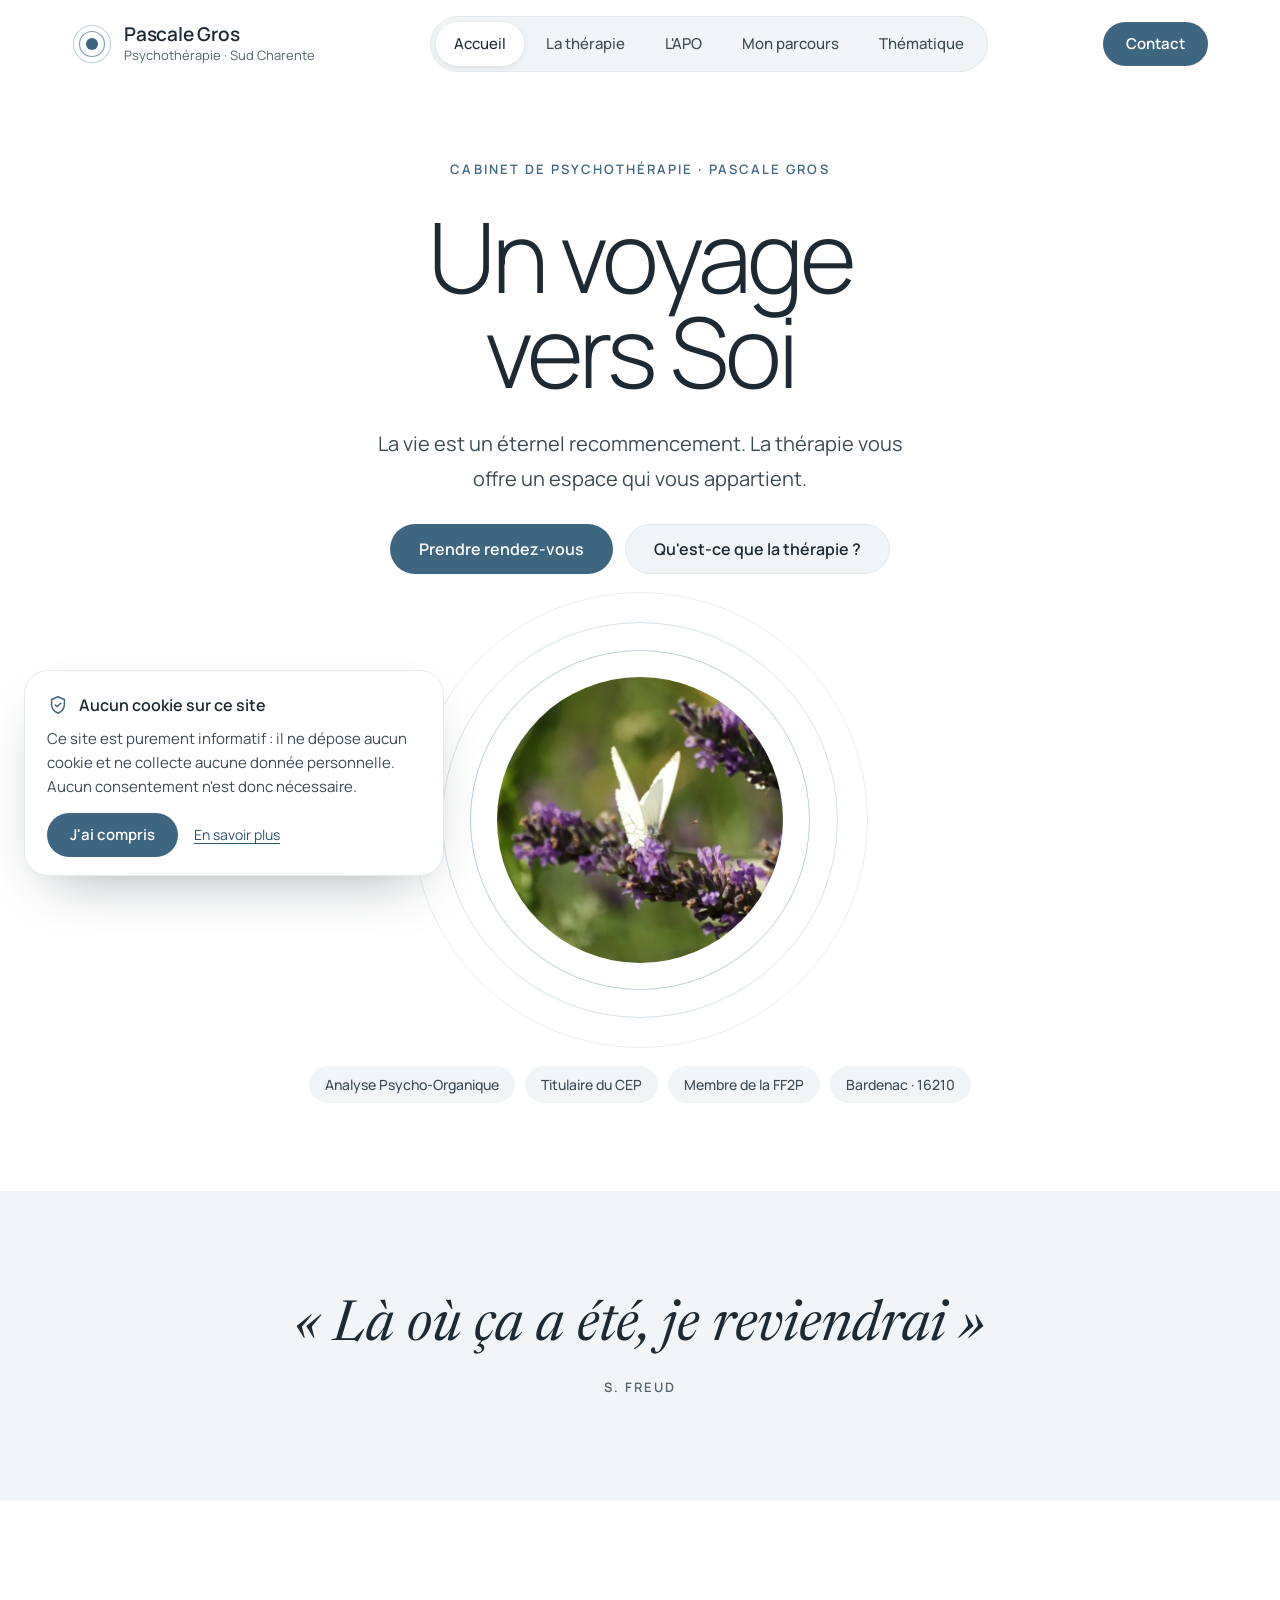
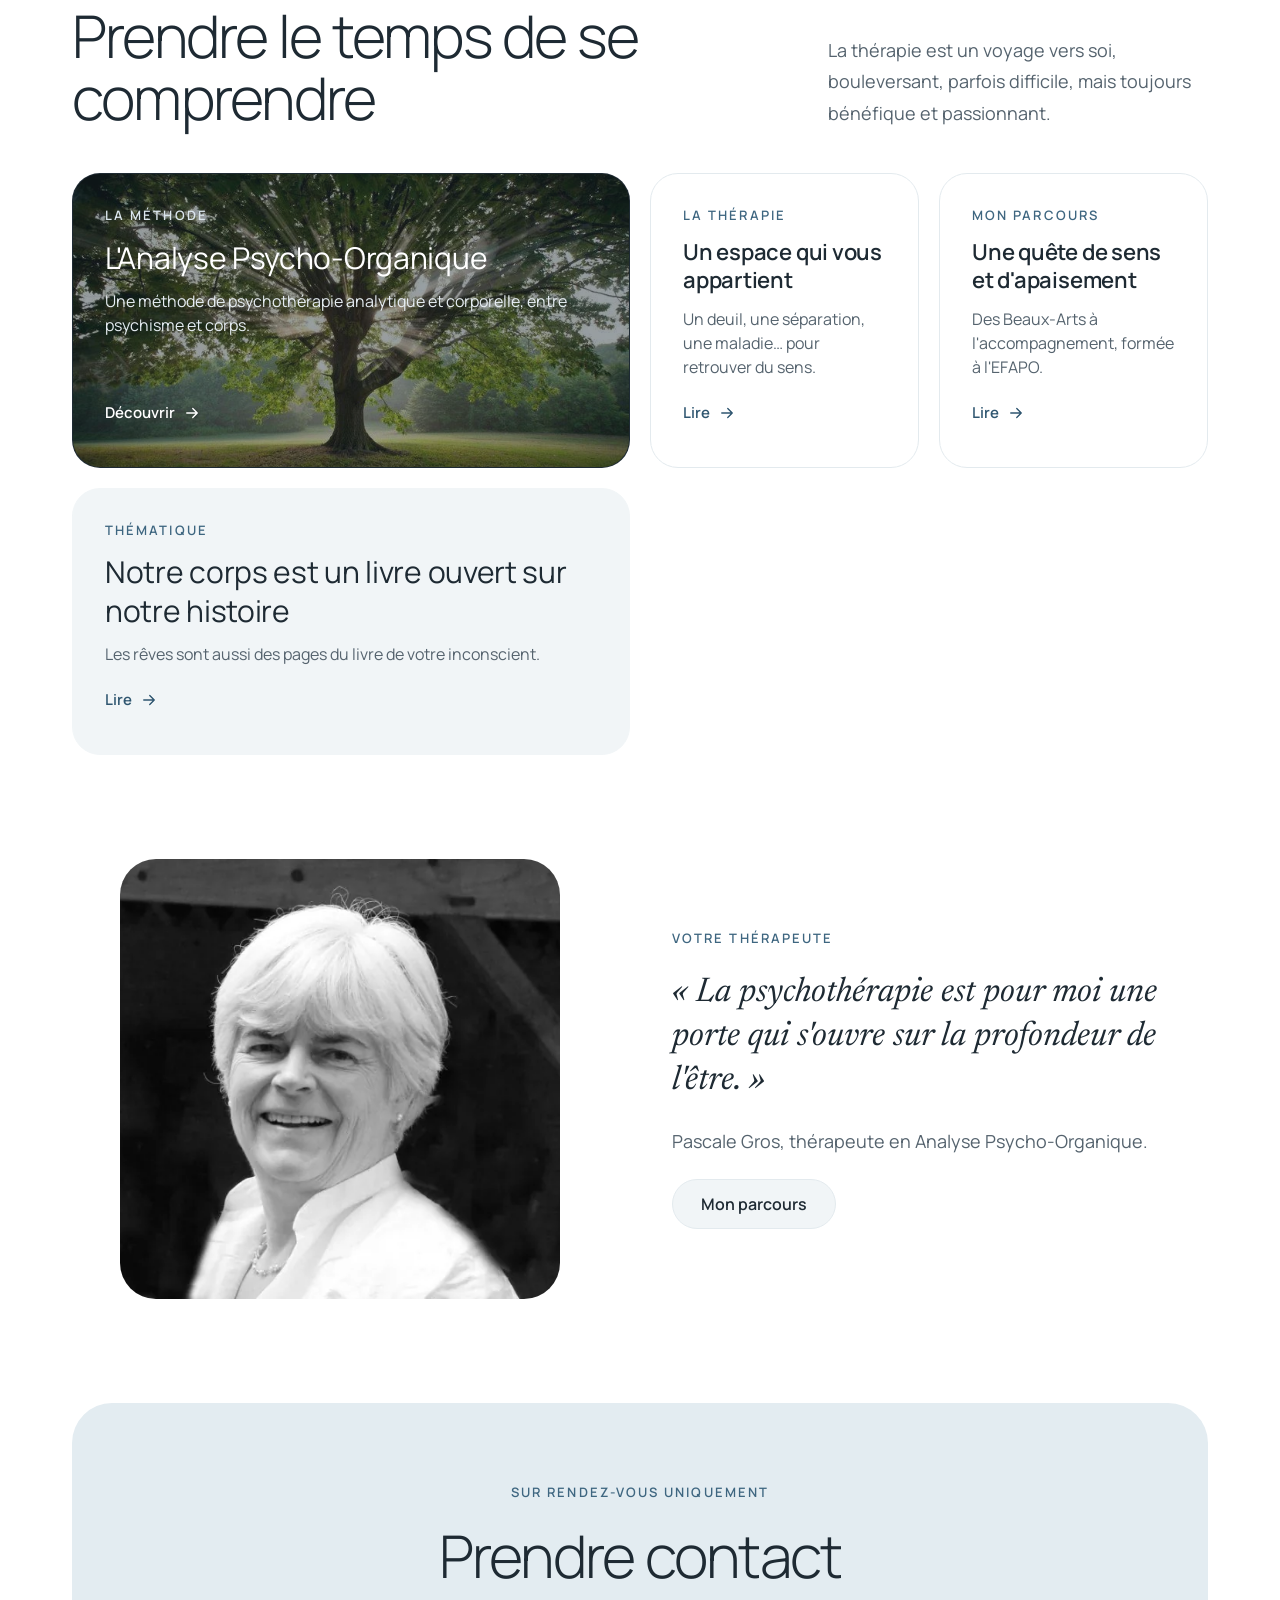
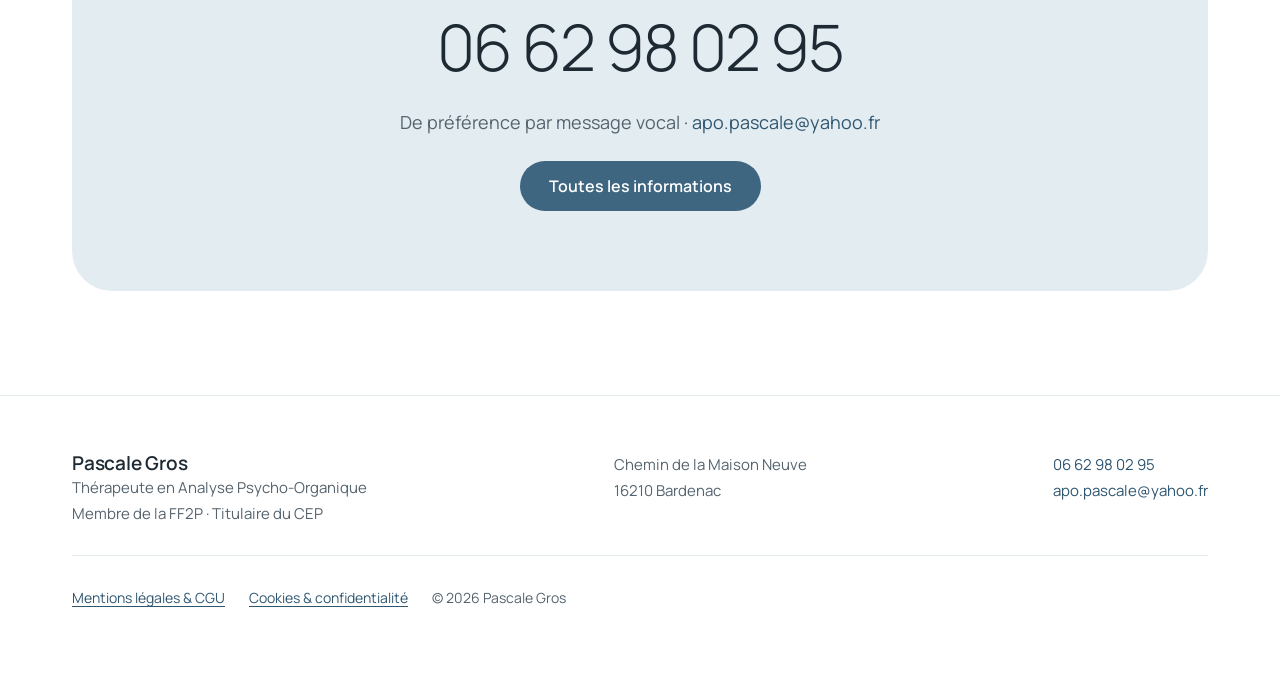
<file: index.html>
<!DOCTYPE html><html lang="fr"><head><meta charSet="utf-8"/><meta name="viewport" content="width=device-width, initial-scale=1, viewport-fit=cover"/><link rel="preload" href="/fonts/manrope-latin-var.woff2" as="font" crossorigin="anonymous" type="font/woff2"/><link rel="preload" href="/images/hero-lavender.webp" as="image" fetchPriority="high"/><link rel="stylesheet" href="/_next/static/chunks/3fq0aaov4mzmm.css" data-precedence="next"/><link rel="preload" as="script" fetchPriority="low" href="/_next/static/chunks/310vm2bl3xxpt.js"/><script src="/_next/static/chunks/2w-eoooe2od6u.js" async=""></script><script src="/_next/static/chunks/23e6jep2anmtk.js" async=""></script><script src="/_next/static/chunks/1rhpnhoywj_ox.js" async=""></script><script src="/_next/static/chunks/turbopack-2u1d16houkiyo.js" async=""></script><script src="/_next/static/chunks/3qfy96eoyh-ek.js" async=""></script><script src="/_next/static/chunks/2rxnlnwu36vvy.js" async=""></script><link rel="preload" href="/fonts/manrope-latin-var.woff2" as="font" type="font/woff2" crossorigin="anonymous"/><meta name="theme-color" content="#FFFFFF"/><meta name="color-scheme" content="light"/><title>Pascale Gros · Psychothérapie en Sud Charente — Analyse Psycho-Organique à Bardenac</title><meta name="description" content="Un voyage vers Soi. Cabinet de psychothérapie de Pascale Gros à Bardenac (Sud Charente) : thérapeute en Analyse Psycho-Organique, titulaire du CEP, membre de la FF2P. Sur rendez-vous."/><meta name="application-name" content="Pascale Gros — Psychothérapie"/><meta name="author" content="Pascale Gros"/><link rel="manifest" href="/manifest.webmanifest"/><meta name="keywords" content="psychothérapie,Analyse Psycho-Organique,APO,thérapeute,Bardenac,Sud Charente,Charente,Barbezieux,Chalais,thérapie psychocorporelle,EFAPO"/><meta name="creator" content="Pascale Gros"/><meta name="publisher" content="Pascale Gros"/><meta name="robots" content="index, follow, max-image-preview:large, max-snippet:-1"/><meta name="category" content="health"/><link rel="canonical" href="https://psycharente.fr/"/><meta property="og:title" content="Pascale Gros · Psychothérapie en Sud Charente — Analyse Psycho-Organique à Bardenac"/><meta property="og:description" content="Un voyage vers Soi. Cabinet de psychothérapie de Pascale Gros à Bardenac (Sud Charente) : thérapeute en Analyse Psycho-Organique, titulaire du CEP, membre de la FF2P. Sur rendez-vous."/><meta property="og:url" content="https://psycharente.fr/"/><meta property="og:site_name" content="Pascale Gros — Cabinet de psychothérapie"/><meta property="og:locale" content="fr_FR"/><meta property="og:image" content="https://psycharente.fr/og-image.jpg"/><meta property="og:image:type" content="image/jpeg"/><meta property="og:image:width" content="1200"/><meta property="og:image:height" content="630"/><meta property="og:image:alt" content="Un voyage vers Soi — Pascale Gros, cabinet de psychothérapie en Sud Charente"/><meta property="og:type" content="website"/><meta name="twitter:card" content="summary_large_image"/><meta name="twitter:title" content="Pascale Gros · Psychothérapie en Sud Charente — Analyse Psycho-Organique à Bardenac"/><meta name="twitter:description" content="Un voyage vers Soi. Cabinet de psychothérapie de Pascale Gros à Bardenac (Sud Charente) : thérapeute en Analyse Psycho-Organique, titulaire du CEP, membre de la FF2P. Sur rendez-vous."/><meta name="twitter:image" content="https://psycharente.fr/og-image.jpg"/><meta name="twitter:image:alt" content="Un voyage vers Soi — Pascale Gros, cabinet de psychothérapie en Sud Charente"/><link rel="icon" href="/favicon.ico?favicon.41e_g4id0n_cp.ico" sizes="64x64" type="image/x-icon"/><link rel="icon" href="/icon.png?icon.29m6k_o_q63t7.png" sizes="192x192" type="image/png"/><link rel="apple-touch-icon" href="/apple-icon.png?apple-icon.40_oln4-pjdpa.png" sizes="180x180" type="image/png"/><script src="/_next/static/chunks/0cz1d0mv5g_q7.js" noModule=""></script></head><body><div hidden=""><!--$--><!--/$--></div><div class="min-h-screen pb-[84px] desk:pb-0"><a href="#contenu" class="sr-only z-[70] rounded-full bg-ink px-5 py-3 text-white no-underline focus:not-sr-only focus:fixed focus:top-3 focus:left-3 hover:text-white">Aller au contenu</a><header class="sticky top-0 z-10 bg-white/[0.86] pt-[env(safe-area-inset-top)] backdrop-blur-md"><div class="mx-auto w-full max-w-[1200px] pl-[max(20px,env(safe-area-inset-left))] pr-[max(20px,env(safe-area-inset-right))] tab:px-8 flex flex-nowrap items-center justify-between gap-3 py-4 desk:flex-wrap desk:gap-x-6"><a class="flex items-center gap-3 text-ink no-underline hover:text-ink" aria-label="Pascale Gros — retour à l&#x27;accueil" href="/"><svg viewBox="0 0 40 40" fill="none" aria-hidden="true" focusable="false" class="size-[34px] desk:size-10"><circle cx="20" cy="20" r="18.5" stroke="#BFD2DE" stroke-width="1.2"></circle><circle cx="20" cy="20" r="12.5" stroke="#7FA2B8" stroke-width="1.2"></circle><circle cx="20" cy="20" r="6" fill="#3E6680"></circle></svg><span><span class="block text-[17px] font-semibold leading-[1.2] tracking-[-0.01em] desk:text-[19px]">Pascale Gros</span><span class="hidden text-xs leading-normal text-muted xs:block desk:text-[13px]">Psychothérapie · Sud Charente</span></span></a><nav aria-label="Navigation principale" class="hidden flex-wrap gap-1 rounded-full border border-line bg-mist p-[5px] desk:flex"><a aria-current="page" class="inline-flex min-h-11 items-center rounded-full px-[18px] py-[9px] text-[15px] font-medium leading-normal no-underline transition-[background-color,color,box-shadow] duration-[400ms] bg-white text-ink shadow-[0_2px_10px_-4px_rgba(30,42,51,0.25)] hover:text-ink" href="/">Accueil</a><a class="inline-flex min-h-11 items-center rounded-full px-[18px] py-[9px] text-[15px] font-medium leading-normal no-underline transition-[background-color,color,box-shadow] duration-[400ms] text-slate hover:bg-white/70 hover:text-ink" href="/therapy/">La thérapie</a><a class="inline-flex min-h-11 items-center rounded-full px-[18px] py-[9px] text-[15px] font-medium leading-normal no-underline transition-[background-color,color,box-shadow] duration-[400ms] text-slate hover:bg-white/70 hover:text-ink" href="/psycho-organic-analysis/">L&#x27;APO</a><a class="inline-flex min-h-11 items-center rounded-full px-[18px] py-[9px] text-[15px] font-medium leading-normal no-underline transition-[background-color,color,box-shadow] duration-[400ms] text-slate hover:bg-white/70 hover:text-ink" href="/about/">Mon parcours</a><a class="inline-flex min-h-11 items-center rounded-full px-[18px] py-[9px] text-[15px] font-medium leading-normal no-underline transition-[background-color,color,box-shadow] duration-[400ms] text-slate hover:bg-white/70 hover:text-ink" href="/themes/">Thématique</a></nav><a class="hidden desk:inline-flex items-center justify-center gap-2.5 rounded-full border-[1.5px] font-semibold no-underline cursor-pointer leading-normal transition-[background-color,color,box-shadow,transform] duration-[400ms] ease-[ease] bg-primary border-transparent text-white hover:bg-primary-dark hover:text-white hover:shadow-[0_12px_28px_-14px_rgba(46,86,112,0.6)] min-h-11 px-[22px] py-2 text-[15px]" href="/contact/">Contact</a><button type="button" aria-expanded="false" aria-controls="menu-mobile" class="inline-flex min-h-12 cursor-pointer items-center gap-2.5 rounded-full border-0 bg-ink px-3.5 text-base font-semibold text-white xs:pl-4 xs:pr-5 desk:hidden"><svg width="20" height="20" viewBox="0 0 24 24" fill="none" stroke="currentColor" stroke-width="1.8" stroke-linecap="round" stroke-linejoin="round" aria-hidden="true" focusable="false"><path d="M4 8h16M4 16h11"></path></svg>Menu</button></div></header><main id="contenu"><div class="animate-page-in"><script type="application/ld+json">{"@context":"https://schema.org","@type":"ProfessionalService","@id":"https://psycharente.fr/#cabinet","name":"Pascale Gros — Cabinet de psychothérapie","description":"Cabinet de psychothérapie de Pascale Gros à Bardenac, en Sud Charente. Thérapeute en Analyse Psycho-Organique (APO), titulaire du CEP et membre de la FF2P. Consultations sur rendez-vous.","url":"https://psycharente.fr/","image":"https://psycharente.fr/og-image.jpg","logo":"https://psycharente.fr/icon-512.png","telephone":"+33662980295","email":"apo.pascale@yahoo.fr","address":{"@type":"PostalAddress","streetAddress":"Chemin de la Maison Neuve","postalCode":"16210","addressLocality":"Bardenac","addressRegion":"Nouvelle-Aquitaine","addressCountry":"FR"},"areaServed":{"@type":"AdministrativeArea","name":"Sud Charente"},"knowsLanguage":"fr","founder":{"@type":"Person","name":"Pascale Gros","jobTitle":"Thérapeute en Analyse Psycho-Organique","image":"https://psycharente.fr/images/therapist-portrait.jpg","memberOf":{"@type":"Organization","name":"FF2P — Fédération Française de Psychothérapie et Psychanalyse"},"hasCredential":{"@type":"EducationalOccupationalCredential","name":"Certificat Européen de Psychothérapie (CEP)"}}}</script><section class="mx-auto w-full max-w-[1200px] pl-[max(20px,env(safe-area-inset-left))] pr-[max(20px,env(safe-area-inset-right))] tab:px-8 flex flex-col items-center gap-[22px] pt-9 pb-14 text-center tab:gap-7 tab:pt-[72px] tab:pb-[88px]"><span class="text-[13px] leading-normal font-semibold uppercase tracking-[0.16em] text-primary animate-fade-up">Cabinet de psychothérapie · Pascale Gros</span><h1 class="m-0 font-light text-[clamp(52px,7.6vw,112px)] leading-[0.98] tracking-[-0.04em] animate-fade-up [animation-delay:150ms]">Un voyage<br/>vers Soi</h1><p class="m-0 max-w-[560px] text-[20px] text-slate animate-fade-up [animation-delay:300ms]">La vie est un éternel recommencement. La thérapie vous offre un espace qui vous appartient.</p><div class="relative z-10 flex w-full flex-wrap justify-center gap-3 animate-fade-up tab:w-auto [animation-delay:450ms]"><a class="inline-flex items-center justify-center gap-2.5 rounded-full border-[1.5px] font-semibold no-underline cursor-pointer leading-normal transition-[background-color,color,box-shadow,transform] duration-[400ms] ease-[ease] bg-primary border-transparent text-white hover:bg-primary-dark hover:text-white hover:shadow-[0_12px_28px_-14px_rgba(46,86,112,0.6)] min-h-[50px] px-7 py-3 text-base w-full tab:w-auto" href="/contact/">Prendre rendez-vous</a><a class="inline-flex items-center justify-center gap-2.5 rounded-full border-[1.5px] font-semibold no-underline cursor-pointer leading-normal transition-[background-color,color,box-shadow,transform] duration-[400ms] ease-[ease] bg-mist border-line text-ink hover:bg-sky hover:text-ink min-h-[50px] px-7 py-3 text-base w-full tab:w-auto" href="/therapy/">Qu&#x27;est-ce que la thérapie ?</a></div><div class="relative my-10 grid size-[240px] max-h-[80vw] max-w-[80vw] place-items-center tab:my-12 tab:size-[340px] animate-fade-up [animation-delay:600ms]"><span aria-hidden="true" class="absolute -inset-10 animate-breathe rounded-full border border-ring-3 [animation-delay:-2.4s] tab:-inset-[58px]"></span><span aria-hidden="true" class="absolute -inset-5 animate-breathe rounded-full border border-ring-2 [animation-delay:-1.2s] tab:-inset-7"></span><span aria-hidden="true" class="absolute inset-0 animate-breathe rounded-full border border-ring-1"></span><img src="/images/hero-lavender.webp" alt="Papillon blanc posé sur des fleurs de lavande" width="286" height="286" fetchPriority="high" class="relative block size-[84%] animate-breathe-img rounded-full object-cover"/></div><ul class="relative z-10 m-0 flex list-none flex-wrap justify-center gap-2.5 p-0 animate-fade-up [animation-delay:600ms]" aria-label="En bref"><li class="rounded-full bg-mist px-4 py-2 text-sm font-medium leading-normal text-slate">Analyse Psycho-Organique</li><li class="rounded-full bg-mist px-4 py-2 text-sm font-medium leading-normal text-slate">Titulaire du CEP</li><li class="rounded-full bg-mist px-4 py-2 text-sm font-medium leading-normal text-slate">Membre de la FF2P</li><li class="rounded-full bg-mist px-4 py-2 text-sm font-medium leading-normal text-slate">Bardenac · 16210</li></ul></section><section class="bg-mist py-[72px] tab:py-[104px]"><figure class="mx-auto w-full max-w-[1200px] pl-[max(20px,env(safe-area-inset-left))] pr-[max(20px,env(safe-area-inset-right))] tab:px-8 m-0 flex flex-col items-center gap-[18px] text-center"><blockquote class="m-0 max-w-[860px] font-serif text-[clamp(34px,4.4vw,58px)] italic leading-[1.15] text-ink">« Là où ça a été, je reviendrai »</blockquote><figcaption class="text-[13px] leading-normal font-semibold uppercase tracking-[0.16em] text-muted">S. Freud</figcaption></figure></section><section class="py-[104px]"><div class="mx-auto w-full max-w-[1200px] pl-[max(20px,env(safe-area-inset-left))] pr-[max(20px,env(safe-area-inset-right))] tab:px-8 flex flex-col gap-11"><div class="flex flex-wrap items-end justify-between gap-5"><h2 class="m-0 font-light text-[clamp(36px,4.6vw,60px)] leading-[1.05] tracking-[-0.03em] max-w-[620px]">Prendre le temps de se comprendre</h2><p class="m-0 max-w-[380px] text-muted">La thérapie est un voyage vers soi, bouleversant, parfois difficile, mais toujours bénéfique et passionnant.</p></div><div class="grid grid-cols-[repeat(auto-fit,minmax(min(100%,260px),1fr))] gap-5"><article class="relative flex flex-col gap-3 overflow-hidden rounded-3xl border p-[26px] transition-[transform,box-shadow] duration-[600ms] ease-calm hover:-translate-y-1 hover:shadow-[0_24px_50px_-30px_rgba(30,42,51,0.35)] tab:min-h-[260px] tab:rounded-[28px] tab:p-8 tab:col-span-2 group border-transparent bg-ink text-white"><img src="/images/tree-light.webp" alt="" loading="lazy" decoding="async" class="absolute inset-0 size-full object-cover opacity-55 transition-transform duration-[1200ms] ease-[ease] group-hover:scale-105"/><span class="text-[13px] leading-normal font-semibold uppercase tracking-[0.16em] text-on-dark-soft relative">La méthode</span><h3 class="m-0 text-[30px] font-normal leading-[1.3] tracking-[-0.01em] relative">L&#x27;Analyse Psycho-Organique</h3><p class="relative m-0 flex-1 text-base text-on-dark">Une méthode de psychothérapie analytique et corporelle, entre psychisme et corps.</p><a class="group/link inline-flex min-h-11 items-center gap-2 self-start text-[15px] font-semibold no-underline text-white hover:text-white relative" href="/psycho-organic-analysis/">Découvrir<svg width="18" height="18" viewBox="0 0 24 24" fill="none" stroke="currentColor" stroke-width="1.8" stroke-linecap="round" stroke-linejoin="round" aria-hidden="true" focusable="false" class="transition-transform duration-[350ms] group-hover/link:translate-x-1"><path d="M5 12h14M13 6l6 6-6 6"></path></svg></a></article><article class="relative flex flex-col gap-3 overflow-hidden rounded-3xl border p-[26px] transition-[transform,box-shadow] duration-[600ms] ease-calm hover:-translate-y-1 hover:shadow-[0_24px_50px_-30px_rgba(30,42,51,0.35)] tab:min-h-[260px] tab:rounded-[28px] tab:p-8 border-line bg-white"><span class="text-[13px] leading-normal font-semibold uppercase tracking-[0.16em] text-primary relative">La thérapie</span><h3 class="m-0 font-semibold text-[22px] leading-[1.3] tracking-[-0.01em] relative">Un espace qui vous appartient</h3><p class="relative m-0 flex-1 text-base text-muted">Un deuil, une séparation, une maladie… pour retrouver du sens.</p><a class="group/link inline-flex min-h-11 items-center gap-2 self-start text-[15px] font-semibold no-underline text-primary-dark hover:text-primary-deep relative" href="/therapy/">Lire<svg width="18" height="18" viewBox="0 0 24 24" fill="none" stroke="currentColor" stroke-width="1.8" stroke-linecap="round" stroke-linejoin="round" aria-hidden="true" focusable="false" class="transition-transform duration-[350ms] group-hover/link:translate-x-1"><path d="M5 12h14M13 6l6 6-6 6"></path></svg></a></article><article class="relative flex flex-col gap-3 overflow-hidden rounded-3xl border p-[26px] transition-[transform,box-shadow] duration-[600ms] ease-calm hover:-translate-y-1 hover:shadow-[0_24px_50px_-30px_rgba(30,42,51,0.35)] tab:min-h-[260px] tab:rounded-[28px] tab:p-8 border-line bg-white"><span class="text-[13px] leading-normal font-semibold uppercase tracking-[0.16em] text-primary relative">Mon parcours</span><h3 class="m-0 font-semibold text-[22px] leading-[1.3] tracking-[-0.01em] relative">Une quête de sens et d&#x27;apaisement</h3><p class="relative m-0 flex-1 text-base text-muted">Des Beaux-Arts à l&#x27;accompagnement, formée à l&#x27;EFAPO.</p><a class="group/link inline-flex min-h-11 items-center gap-2 self-start text-[15px] font-semibold no-underline text-primary-dark hover:text-primary-deep relative" href="/about/">Lire<svg width="18" height="18" viewBox="0 0 24 24" fill="none" stroke="currentColor" stroke-width="1.8" stroke-linecap="round" stroke-linejoin="round" aria-hidden="true" focusable="false" class="transition-transform duration-[350ms] group-hover/link:translate-x-1"><path d="M5 12h14M13 6l6 6-6 6"></path></svg></a></article><article class="relative flex flex-col gap-3 overflow-hidden rounded-3xl border p-[26px] transition-[transform,box-shadow] duration-[600ms] ease-calm hover:-translate-y-1 hover:shadow-[0_24px_50px_-30px_rgba(30,42,51,0.35)] tab:min-h-[260px] tab:rounded-[28px] tab:p-8 tab:col-span-2 border-mist bg-mist"><span class="text-[13px] leading-normal font-semibold uppercase tracking-[0.16em] text-primary relative">Thématique</span><h3 class="m-0 text-[30px] font-normal leading-[1.3] tracking-[-0.01em] relative">Notre corps est un livre ouvert sur notre histoire</h3><p class="relative m-0 flex-1 text-base text-muted">Les rêves sont aussi des pages du livre de votre inconscient.</p><a class="group/link inline-flex min-h-11 items-center gap-2 self-start text-[15px] font-semibold no-underline text-primary-dark hover:text-primary-deep relative" href="/themes/">Lire<svg width="18" height="18" viewBox="0 0 24 24" fill="none" stroke="currentColor" stroke-width="1.8" stroke-linecap="round" stroke-linejoin="round" aria-hidden="true" focusable="false" class="transition-transform duration-[350ms] group-hover/link:translate-x-1"><path d="M5 12h14M13 6l6 6-6 6"></path></svg></a></article></div></div></section><section class="pb-[104px]"><div class="mx-auto w-full max-w-[1200px] pl-[max(20px,env(safe-area-inset-left))] pr-[max(20px,env(safe-area-inset-right))] tab:px-8 grid grid-cols-[repeat(auto-fit,minmax(min(100%,360px),1fr))] items-center gap-9 tab:gap-16"><img src="/images/therapist-portrait.webp" alt="Portrait de Pascale Gros" width="440" height="440" loading="lazy" decoding="async" class="block aspect-square w-full max-w-[440px] justify-self-center rounded-[28px] object-cover grayscale tab:rounded-[36px]"/><div class="flex flex-col gap-[22px]"><span class="text-[13px] leading-normal font-semibold uppercase tracking-[0.16em] text-primary">Votre thérapeute</span><p class="m-0 font-serif text-[34px] italic leading-[1.3] text-ink">« La psychothérapie est pour moi une porte qui s&#x27;ouvre sur la profondeur de l&#x27;être. »</p><p class="m-0 text-muted">Pascale Gros, thérapeute en Analyse Psycho-Organique.</p><a class="inline-flex items-center justify-center gap-2.5 rounded-full border-[1.5px] font-semibold no-underline cursor-pointer leading-normal transition-[background-color,color,box-shadow,transform] duration-[400ms] ease-[ease] bg-mist border-line text-ink hover:bg-sky hover:text-ink min-h-[50px] px-7 py-3 text-base self-start" href="/about/">Mon parcours</a></div></div></section><section class="mx-auto w-full max-w-[1200px] pl-[max(20px,env(safe-area-inset-left))] pr-[max(20px,env(safe-area-inset-right))] tab:px-8 pb-[104px]"><div class="flex flex-col items-center gap-[22px] rounded-[28px] bg-sky px-6 py-12 text-center tab:rounded-[40px] tab:px-10 tab:py-20"><span class="text-[13px] leading-normal font-semibold uppercase tracking-[0.16em] text-primary">Sur rendez-vous uniquement</span><h2 class="m-0 font-light text-[clamp(36px,4.6vw,60px)] leading-[1.05] tracking-[-0.03em]">Prendre contact</h2><a href="tel:+33662980295" class="text-[clamp(36px,5vw,64px)] font-light leading-[1.2] tracking-[-0.03em] text-ink no-underline hover:text-primary-dark">06 62 98 02 95</a><p class="m-0 text-muted">De préférence par message vocal · <a href="mailto:apo.pascale@yahoo.fr">apo.pascale@yahoo.fr</a></p><a class="inline-flex items-center justify-center gap-2.5 rounded-full border-[1.5px] font-semibold no-underline cursor-pointer leading-normal transition-[background-color,color,box-shadow,transform] duration-[400ms] ease-[ease] bg-primary border-transparent text-white hover:bg-primary-dark hover:text-white hover:shadow-[0_12px_28px_-14px_rgba(46,86,112,0.6)] min-h-[50px] px-7 py-3 text-base" href="/contact/">Toutes les informations</a></div></section><!--$--><!--/$--></div></main><footer class="border-t border-line pt-14 pb-16 text-[15px] text-muted"><div class="mx-auto w-full max-w-[1200px] pl-[max(20px,env(safe-area-inset-left))] pr-[max(20px,env(safe-area-inset-right))] tab:px-8"><div class="flex flex-col justify-between gap-5 tab:flex-row tab:flex-wrap tab:gap-x-16 tab:gap-y-6"><div><span class="block text-[19px] font-semibold leading-[1.2] tracking-[-0.01em] text-ink">Pascale Gros</span>Thérapeute en Analyse Psycho-Organique<br/>Membre de la FF2P · Titulaire du CEP</div><address class="not-italic">Chemin de la Maison Neuve<br/>16210<!-- --> <!-- -->Bardenac</address><div><a href="tel:+33662980295">06 62 98 02 95</a><br/><a href="mailto:apo.pascale@yahoo.fr">apo.pascale@yahoo.fr</a></div></div><div class="mt-7 flex flex-wrap items-center gap-x-6 gap-y-1 border-t border-line pt-5"><a class="inline-flex min-h-11 items-center bg-transparent p-0 text-sm text-primary-dark underline underline-offset-[3px] hover:text-primary-deep cursor-pointer" href="/legal-notice/">Mentions légales &amp; CGU</a><a class="inline-flex min-h-11 items-center bg-transparent p-0 text-sm text-primary-dark underline underline-offset-[3px] hover:text-primary-deep cursor-pointer" href="/privacy/">Cookies &amp; confidentialité</a><span class="text-sm">© <!-- -->2026<!-- --> Pascale Gros</span></div></div></footer><div aria-label="Contact rapide" role="region" class="fixed inset-x-0 bottom-0 z-40 grid grid-cols-[minmax(0,1fr)_minmax(0,1.4fr)] gap-2.5 border-t border-line bg-white/[0.94] pt-2.5 pr-[max(16px,env(safe-area-inset-right))] pb-[calc(10px+env(safe-area-inset-bottom))] pl-[max(16px,env(safe-area-inset-left))] backdrop-blur-md desk:hidden"><a href="tel:+33662980295" class="inline-flex items-center justify-center gap-2.5 rounded-full border-[1.5px] font-semibold no-underline cursor-pointer leading-normal transition-[background-color,color,box-shadow,transform] duration-[400ms] ease-[ease] bg-mist border-line text-ink hover:bg-sky hover:text-ink min-h-[52px] px-3.5 py-2.5 text-base w-full"><svg width="18" height="18" viewBox="0 0 24 24" fill="none" stroke="currentColor" stroke-width="1.7" stroke-linecap="round" stroke-linejoin="round" aria-hidden="true" focusable="false"><path d="M22 16.9v3a2 2 0 0 1-2.2 2 19.8 19.8 0 0 1-8.6-3.1 19.5 19.5 0 0 1-6-6A19.8 19.8 0 0 1 2.1 4.2 2 2 0 0 1 4.1 2h3a2 2 0 0 1 2 1.7c.1.9.4 1.8.7 2.7a2 2 0 0 1-.5 2.1L8 9.8a16 16 0 0 0 6 6l1.3-1.3a2 2 0 0 1 2.1-.4c.9.3 1.8.6 2.7.7a2 2 0 0 1 1.7 2z"></path></svg>Appeler</a><a class="inline-flex items-center justify-center gap-2.5 rounded-full border-[1.5px] font-semibold no-underline cursor-pointer leading-normal transition-[background-color,color,box-shadow,transform] duration-[400ms] ease-[ease] bg-primary border-transparent text-white hover:bg-primary-dark hover:text-white hover:shadow-[0_12px_28px_-14px_rgba(46,86,112,0.6)] min-h-[52px] px-3.5 py-2.5 text-base w-full" href="/contact/">Prendre rendez-vous</a></div></div><script id="_R_">(globalThis["TURBOPACK"] || (globalThis["TURBOPACK"] = [])).push({"otherChunks":["static/chunks/310vm2bl3xxpt.js","static/chunks/2w-eoooe2od6u.js","static/chunks/23e6jep2anmtk.js","static/chunks/1rhpnhoywj_ox.js"],"runtimeModuleIds":[94553]});</script><script src="/_next/static/chunks/310vm2bl3xxpt.js" async=""></script><script>(self.__next_f=self.__next_f||[]).push([0])</script><script>self.__next_f.push([1,"1:\"$Sreact.fragment\"\n2:\"/_next/static/chunks/3qfy96eoyh-ek.js\"\n3:I[39756,[\"$2\"],\"default\"]\n4:I[37457,[\"$2\"],\"default\"]\n5:\"/_next/static/chunks/2rxnlnwu36vvy.js\"\n6:I[70119,[\"$2\",\"$5\"],\"default\"]\n7:I[22016,[\"$2\",\"$5\"],\"\"]\n11:I[68027,[\"$2\"],\"default\",1]\n:HL[\"/_next/static/chunks/3fq0aaov4mzmm.css\",\"style\"]\n:HL[\"/fonts/manrope-latin-var.woff2\",\"font\",{\"crossOrigin\":\"anonymous\",\"type\":\"font/woff2\"}]\ne:[[\"children\",{\"s\":\"__PAGE__\",\"h\":512,\"d\":{\"r\":\"$Lf\",\"p\":false,\"v\":null}}]]\nc:[[\"children\",{\"s\":\"(site)\",\"h\":512,\"d\":{\"r\":\"$Ld\",\"p\":false,\"v\":null},\"c\":\"$Qe\"}]]\n"])</script><script>self.__next_f.push([1,"0:{\"P\":null,\"c\":[\"\",\"\"],\"q\":\"\",\"i\":false,\"t\":{\"t\":{\"s\":\"\",\"h\":528,\"d\":{\"r\":[\"$\",\"$1\",\"c\",{\"children\":[[[\"$\",\"link\",\"0\",{\"rel\":\"stylesheet\",\"href\":\"/_next/static/chunks/3fq0aaov4mzmm.css\",\"precedence\":\"next\",\"crossOrigin\":\"$undefined\",\"nonce\":\"$undefined\"}],[\"$\",\"script\",\"script-0\",{\"src\":\"/_next/static/chunks/3qfy96eoyh-ek.js\",\"async\":true,\"nonce\":\"$undefined\"}]],[\"$\",\"html\",null,{\"lang\":\"fr\",\"children\":[[\"$\",\"head\",null,{\"children\":[\"$\",\"link\",null,{\"rel\":\"preload\",\"href\":\"/fonts/manrope-latin-var.woff2\",\"as\":\"font\",\"type\":\"font/woff2\",\"crossOrigin\":\"anonymous\"}]}],[\"$\",\"body\",null,{\"children\":[\"$\",\"$L3\",null,{\"parallelRouterKey\":\"children\",\"error\":\"$undefined\",\"errorStyles\":\"$undefined\",\"errorScripts\":\"$undefined\",\"template\":[\"$\",\"$L4\",null,{}],\"templateStyles\":\"$undefined\",\"templateScripts\":\"$undefined\",\"notFound\":[[\"$\",\"div\",null,{\"className\":\"min-h-screen pb-[84px] desk:pb-0\",\"children\":[[\"$\",\"a\",null,{\"href\":\"#contenu\",\"className\":\"sr-only z-[70] rounded-full bg-ink px-5 py-3 text-white no-underline focus:not-sr-only focus:fixed focus:top-3 focus:left-3 hover:text-white\",\"children\":\"Aller au contenu\"}],[\"$\",\"$L6\",null,{}],[\"$\",\"main\",null,{\"id\":\"contenu\",\"children\":[\"$\",\"div\",null,{\"className\":\"mx-auto w-full max-w-[1200px] pl-[max(20px,env(safe-area-inset-left))] pr-[max(20px,env(safe-area-inset-right))] tab:px-8 flex flex-col items-center gap-[18px] pt-24 pb-[104px] text-center\",\"children\":[[\"$\",\"span\",null,{\"className\":\"text-[13px] leading-normal font-semibold uppercase tracking-[0.16em] text-primary\",\"children\":\"Erreur 404\"}],[\"$\",\"h1\",null,{\"className\":\"m-0 font-light text-[clamp(36px,4.6vw,60px)] leading-[1.05] tracking-[-0.03em]\",\"children\":\"Cette page est introuvable\"}],[\"$\",\"p\",null,{\"className\":\"m-0 max-w-[520px] text-muted\",\"children\":\"L'adresse a peut-être changé. Vous pouvez revenir à l'accueil ou prendre contact directement.\"}],[\"$\",\"div\",null,{\"className\":\"mt-4 flex flex-wrap justify-center gap-3\",\"children\":[[\"$\",\"$L7\",null,{\"href\":\"/\",\"className\":\"inline-flex items-center justify-center gap-2.5 rounded-full border-[1.5px] font-semibold no-underline cursor-pointer leading-normal transition-[background-color,color,box-shadow,transform] duration-[400ms] ease-[ease] bg-primary border-transparent text-white hover:bg-primary-dark hover:text-white hover:shadow-[0_12px_28px_-14px_rgba(46,86,112,0.6)] min-h-[50px] px-7 py-3 text-base\",\"children\":\"Retour à l'accueil\"}],[\"$\",\"$L7\",null,{\"href\":\"/contact/\",\"className\":\"inline-flex items-center justify-center gap-2.5 rounded-full border-[1.5px] font-semibold no-underline cursor-pointer leading-normal transition-[background-color,color,box-shadow,transform] duration-[400ms] ease-[ease] bg-mist border-line text-ink hover:bg-sky hover:text-ink min-h-[50px] px-7 py-3 text-base\",\"children\":\"Contact\"}]]}]]}]}],[\"$\",\"footer\",null,{\"className\":\"border-t border-line pt-14 pb-16 text-[15px] text-muted\",\"children\":[\"$\",\"div\",null,{\"className\":\"mx-auto w-full max-w-[1200px] pl-[max(20px,env(safe-area-inset-left))] pr-[max(20px,env(safe-area-inset-right))] tab:px-8\",\"children\":[[\"$\",\"div\",null,{\"className\":\"flex flex-col justify-between gap-5 tab:flex-row tab:flex-wrap tab:gap-x-16 tab:gap-y-6\",\"children\":[[\"$\",\"div\",null,{\"children\":[[\"$\",\"span\",null,{\"className\":\"block text-[19px] font-semibold leading-[1.2] tracking-[-0.01em] text-ink\",\"children\":\"Pascale Gros\"}],\"Thérapeute en Analyse Psycho-Organique\",[\"$\",\"br\",null,{}],\"Membre de la FF2P · Titulaire du CEP\"]}],[\"$\",\"address\",null,{\"className\":\"not-italic\",\"children\":[\"Chemin de la Maison Neuve\",[\"$\",\"br\",null,{}],\"16210\",\" \",\"Bardenac\"]}],[\"$\",\"div\",null,{\"children\":[[\"$\",\"a\",null,{\"href\":\"tel:+33662980295\",\"children\":\"06 62 98 02 95\"}],[\"$\",\"br\",null,{}],[\"$\",\"a\",null,{\"href\":\"mailto:apo.pascale@yahoo.fr\",\"children\":\"apo.pascale@yahoo.fr\"}]]}]]}],[\"$\",\"div\",null,{\"className\":\"mt-7 flex flex-wrap items-center gap-x-6 gap-y-1 border-t border-line pt-5\",\"children\":[[\"$\",\"$L7\",null,{\"href\":\"/legal-notice/\",\"className\":\"inline-flex min-h-11 items-center bg-transparent p-0 text-sm text-primary-dark underline underline-offset-[3px] hover:text-primary-deep cursor-pointer\",\"children\":\"Mentions légales \u0026 CGU\"}],\"$L8\",\"$L9\"]}]]}]}],\"$La\",\"$Lb\"]}],[]],\"forbidden\":\"$undefined\",\"unauthorized\":\"$undefined\"}]}]]}]]}],\"p\":false,\"v\":null},\"c\":\"$Qc\"},\"h\":{\"r\":\"$L10\",\"p\":false,\"v\":null}},\"m\":\"$undefined\",\"G\":[\"$11\",[\"$L12\"]],\"S\":true,\"r\":\"$undefined\",\"s\":\"$undefined\",\"a\":\"$undefined\",\"l\":\"$undefined\",\"p\":\"$undefined\",\"d\":\"$undefined\",\"b\":\"IPlgb3As97YncxdCPhkgf\"}\n"])</script><script>self.__next_f.push([1,"13:I[91297,[\"$2\",\"$5\"],\"default\"]\n25:\"ViewportBoundary\"\n26:I[97367,[\"$2\"],\"$25\"]\n28:\"MetadataBoundary\"\n29:I[97367,[\"$2\"],\"$28\"]\n2a:\"$Sreact.suspense\"\n8:[\"$\",\"$L7\",null,{\"href\":\"/privacy/\",\"className\":\"inline-flex min-h-11 items-center bg-transparent p-0 text-sm text-primary-dark underline underline-offset-[3px] hover:text-primary-deep cursor-pointer\",\"children\":\"Cookies \u0026 confidentialité\"}]\n9:[\"$\",\"span\",null,{\"className\":\"text-sm\",\"children\":[\"© \",2026,\" Pascale Gros\"]}]\n"])</script><script>self.__next_f.push([1,"a:[\"$\",\"div\",null,{\"aria-label\":\"Contact rapide\",\"role\":\"region\",\"className\":\"fixed inset-x-0 bottom-0 z-40 grid grid-cols-[minmax(0,1fr)_minmax(0,1.4fr)] gap-2.5 border-t border-line bg-white/[0.94] pt-2.5 pr-[max(16px,env(safe-area-inset-right))] pb-[calc(10px+env(safe-area-inset-bottom))] pl-[max(16px,env(safe-area-inset-left))] backdrop-blur-md desk:hidden\",\"children\":[[\"$\",\"a\",null,{\"href\":\"tel:+33662980295\",\"className\":\"inline-flex items-center justify-center gap-2.5 rounded-full border-[1.5px] font-semibold no-underline cursor-pointer leading-normal transition-[background-color,color,box-shadow,transform] duration-[400ms] ease-[ease] bg-mist border-line text-ink hover:bg-sky hover:text-ink min-h-[52px] px-3.5 py-2.5 text-base w-full\",\"children\":[[\"$\",\"svg\",null,{\"width\":18,\"height\":18,\"viewBox\":\"0 0 24 24\",\"fill\":\"none\",\"stroke\":\"currentColor\",\"strokeWidth\":1.7,\"strokeLinecap\":\"round\",\"strokeLinejoin\":\"round\",\"aria-hidden\":true,\"focusable\":false,\"className\":\"$undefined\",\"children\":[\"$\",\"path\",null,{\"d\":\"M22 16.9v3a2 2 0 0 1-2.2 2 19.8 19.8 0 0 1-8.6-3.1 19.5 19.5 0 0 1-6-6A19.8 19.8 0 0 1 2.1 4.2 2 2 0 0 1 4.1 2h3a2 2 0 0 1 2 1.7c.1.9.4 1.8.7 2.7a2 2 0 0 1-.5 2.1L8 9.8a16 16 0 0 0 6 6l1.3-1.3a2 2 0 0 1 2.1-.4c.9.3 1.8.6 2.7.7a2 2 0 0 1 1.7 2z\"}]}],\"Appeler\"]}],[\"$\",\"$L7\",null,{\"href\":\"/contact/\",\"className\":\"inline-flex items-center justify-center gap-2.5 rounded-full border-[1.5px] font-semibold no-underline cursor-pointer leading-normal transition-[background-color,color,box-shadow,transform] duration-[400ms] ease-[ease] bg-primary border-transparent text-white hover:bg-primary-dark hover:text-white hover:shadow-[0_12px_28px_-14px_rgba(46,86,112,0.6)] min-h-[52px] px-3.5 py-2.5 text-base w-full\",\"children\":\"Prendre rendez-vous\"}]]}]\n"])</script><script>self.__next_f.push([1,"b:[\"$\",\"$L13\",null,{}]\n"])</script><script>self.__next_f.push([1,"d:[\"$\",\"$1\",\"c\",{\"children\":[[[\"$\",\"script\",\"script-0\",{\"src\":\"/_next/static/chunks/2rxnlnwu36vvy.js\",\"async\":true,\"nonce\":\"$undefined\"}]],[\"$\",\"div\",null,{\"className\":\"min-h-screen pb-[84px] desk:pb-0\",\"children\":[[\"$\",\"a\",null,{\"href\":\"#contenu\",\"className\":\"sr-only z-[70] rounded-full bg-ink px-5 py-3 text-white no-underline focus:not-sr-only focus:fixed focus:top-3 focus:left-3 hover:text-white\",\"children\":\"Aller au contenu\"}],[\"$\",\"$L6\",null,{}],[\"$\",\"main\",null,{\"id\":\"contenu\",\"children\":[\"$\",\"$L3\",null,{\"parallelRouterKey\":\"children\",\"error\":\"$undefined\",\"errorStyles\":\"$undefined\",\"errorScripts\":\"$undefined\",\"template\":[\"$\",\"div\",null,{\"className\":\"animate-page-in\",\"children\":[\"$\",\"$L4\",null,{}]}],\"templateStyles\":[],\"templateScripts\":null,\"notFound\":[[\"$\",\"div\",null,{\"className\":\"min-h-screen pb-[84px] desk:pb-0\",\"children\":[[\"$\",\"a\",null,{\"href\":\"#contenu\",\"className\":\"sr-only z-[70] rounded-full bg-ink px-5 py-3 text-white no-underline focus:not-sr-only focus:fixed focus:top-3 focus:left-3 hover:text-white\",\"children\":\"Aller au contenu\"}],[\"$\",\"$L6\",null,{}],[\"$\",\"main\",null,{\"id\":\"contenu\",\"children\":[\"$\",\"div\",null,{\"className\":\"mx-auto w-full max-w-[1200px] pl-[max(20px,env(safe-area-inset-left))] pr-[max(20px,env(safe-area-inset-right))] tab:px-8 flex flex-col items-center gap-[18px] pt-24 pb-[104px] text-center\",\"children\":[[\"$\",\"span\",null,{\"className\":\"text-[13px] leading-normal font-semibold uppercase tracking-[0.16em] text-primary\",\"children\":\"Erreur 404\"}],[\"$\",\"h1\",null,{\"className\":\"m-0 font-light text-[clamp(36px,4.6vw,60px)] leading-[1.05] tracking-[-0.03em]\",\"children\":\"Cette page est introuvable\"}],[\"$\",\"p\",null,{\"className\":\"m-0 max-w-[520px] text-muted\",\"children\":\"L'adresse a peut-être changé. Vous pouvez revenir à l'accueil ou prendre contact directement.\"}],[\"$\",\"div\",null,{\"className\":\"mt-4 flex flex-wrap justify-center gap-3\",\"children\":[[\"$\",\"$L7\",null,{\"href\":\"/\",\"className\":\"inline-flex items-center justify-center gap-2.5 rounded-full border-[1.5px] font-semibold no-underline cursor-pointer leading-normal transition-[background-color,color,box-shadow,transform] duration-[400ms] ease-[ease] bg-primary border-transparent text-white hover:bg-primary-dark hover:text-white hover:shadow-[0_12px_28px_-14px_rgba(46,86,112,0.6)] min-h-[50px] px-7 py-3 text-base\",\"children\":\"Retour à l'accueil\"}],[\"$\",\"$L7\",null,{\"href\":\"/contact/\",\"className\":\"inline-flex items-center justify-center gap-2.5 rounded-full border-[1.5px] font-semibold no-underline cursor-pointer leading-normal transition-[background-color,color,box-shadow,transform] duration-[400ms] ease-[ease] bg-mist border-line text-ink hover:bg-sky hover:text-ink min-h-[50px] px-7 py-3 text-base\",\"children\":\"Contact\"}]]}]]}]}],[\"$\",\"footer\",null,{\"className\":\"border-t border-line pt-14 pb-16 text-[15px] text-muted\",\"children\":[\"$\",\"div\",null,{\"className\":\"mx-auto w-full max-w-[1200px] pl-[max(20px,env(safe-area-inset-left))] pr-[max(20px,env(safe-area-inset-right))] tab:px-8\",\"children\":[[\"$\",\"div\",null,{\"className\":\"flex flex-col justify-between gap-5 tab:flex-row tab:flex-wrap tab:gap-x-16 tab:gap-y-6\",\"children\":[[\"$\",\"div\",null,{\"children\":[[\"$\",\"span\",null,{\"className\":\"block text-[19px] font-semibold leading-[1.2] tracking-[-0.01em] text-ink\",\"children\":\"Pascale Gros\"}],\"Thérapeute en Analyse Psycho-Organique\",[\"$\",\"br\",null,{}],\"Membre de la FF2P · Titulaire du CEP\"]}],[\"$\",\"address\",null,{\"className\":\"not-italic\",\"children\":[\"Chemin de la Maison Neuve\",[\"$\",\"br\",null,{}],\"16210\",\" \",\"Bardenac\"]}],[\"$\",\"div\",null,{\"children\":[[\"$\",\"a\",null,{\"href\":\"tel:+33662980295\",\"children\":\"06 62 98 02 95\"}],[\"$\",\"br\",null,{}],[\"$\",\"a\",null,{\"href\":\"mailto:apo.pascale@yahoo.fr\",\"children\":\"apo.pascale@yahoo.fr\"}]]}]]}],[\"$\",\"div\",null,{\"className\":\"mt-7 flex flex-wrap items-center gap-x-6 gap-y-1 border-t border-line pt-5\",\"children\":[[\"$\",\"$L7\",null,{\"href\":\"/legal-notice/\",\"className\":\"inline-flex min-h-11 items-center bg-transparent p-0 text-sm text-primary-dark underline underline-offset-[3px] hover:text-primary-deep cursor-pointer\",\"children\":\"Mentions légales \u0026 CGU\"}],\"$L14\",\"$L15\"]}]]}]}],\"$L16\",\"$L17\"]}],[]],\"forbidden\":\"$undefined\",\"unauthorized\":\"$undefined\"}]}],\"$L18\",\"$L19\",\"$L1a\"]}]]}]\n"])</script><script>self.__next_f.push([1,"1b:T4c0,{\"@context\":\"https://schema.org\",\"@type\":\"ProfessionalService\",\"@id\":\"https://psycharente.fr/#cabinet\",\"name\":\"Pascale Gros — Cabinet de psychothérapie\",\"description\":\"Cabinet de psychothérapie de Pascale Gros à Bardenac, en Sud Charente. Thérapeute en Analyse Psycho-Organique (APO), titulaire du CEP et membre de la FF2P. Consultations sur rendez-vous.\",\"url\":\"https://psycharente.fr/\",\"image\":\"https://psycharente.fr/og-image.jpg\",\"logo\":\"https://psycharente.fr/icon-512.png\",\"telephone\":\"+33662980295\",\"email\":\"apo.pascale@yahoo.fr\",\"address\":{\"@type\":\"PostalAddress\",\"streetAddress\":\"Chemin de la Maison Neuve\",\"postalCode\":\"16210\",\"addressLocality\":\"Bardenac\",\"addressRegion\":\"Nouvelle-Aquitaine\",\"addressCountry\":\"FR\"},\"areaServed\":{\"@type\":\"AdministrativeArea\",\"name\":\"Sud Charente\"},\"knowsLanguage\":\"fr\",\"founder\":{\"@type\":\"Person\",\"name\":\"Pascale Gros\",\"jobTitle\":\"Thérapeute en Analyse Psycho-Organique\",\"image\":\"https://psycharente.fr/images/therapist-portrait.jpg\",\"memberOf\":{\"@type\":\"Organization\",\"name\":\"FF2P — Fédération Française de Psychothérapie et Psychanalyse\"},\"hasCredential\":{\"@type\":\"EducationalOccupationalCredential\",\"name\":\"Certificat Européen de Psychothérapie (CEP)\"}}}"])</script><script>self.__next_f.push([1,"f:[\"$\",\"$1\",\"c\",{\"children\":[[[\"$\",\"script\",null,{\"type\":\"application/ld+json\",\"dangerouslySetInnerHTML\":{\"__html\":\"$1b\"}}],[\"$\",\"section\",null,{\"className\":\"mx-auto w-full max-w-[1200px] pl-[max(20px,env(safe-area-inset-left))] pr-[max(20px,env(safe-area-inset-right))] tab:px-8 flex flex-col items-center gap-[22px] pt-9 pb-14 text-center tab:gap-7 tab:pt-[72px] tab:pb-[88px]\",\"children\":[[\"$\",\"span\",null,{\"className\":\"text-[13px] leading-normal font-semibold uppercase tracking-[0.16em] text-primary animate-fade-up\",\"children\":\"Cabinet de psychothérapie · Pascale Gros\"}],[\"$\",\"h1\",null,{\"className\":\"m-0 font-light text-[clamp(52px,7.6vw,112px)] leading-[0.98] tracking-[-0.04em] animate-fade-up [animation-delay:150ms]\",\"children\":[\"Un voyage\",[\"$\",\"br\",null,{}],\"vers Soi\"]}],[\"$\",\"p\",null,{\"className\":\"m-0 max-w-[560px] text-[20px] text-slate animate-fade-up [animation-delay:300ms]\",\"children\":\"La vie est un éternel recommencement. La thérapie vous offre un espace qui vous appartient.\"}],[\"$\",\"div\",null,{\"className\":\"relative z-10 flex w-full flex-wrap justify-center gap-3 animate-fade-up tab:w-auto [animation-delay:450ms]\",\"children\":[[\"$\",\"$L7\",null,{\"href\":\"/contact/\",\"className\":\"inline-flex items-center justify-center gap-2.5 rounded-full border-[1.5px] font-semibold no-underline cursor-pointer leading-normal transition-[background-color,color,box-shadow,transform] duration-[400ms] ease-[ease] bg-primary border-transparent text-white hover:bg-primary-dark hover:text-white hover:shadow-[0_12px_28px_-14px_rgba(46,86,112,0.6)] min-h-[50px] px-7 py-3 text-base w-full tab:w-auto\",\"children\":\"Prendre rendez-vous\"}],[\"$\",\"$L7\",null,{\"href\":\"/therapy/\",\"className\":\"inline-flex items-center justify-center gap-2.5 rounded-full border-[1.5px] font-semibold no-underline cursor-pointer leading-normal transition-[background-color,color,box-shadow,transform] duration-[400ms] ease-[ease] bg-mist border-line text-ink hover:bg-sky hover:text-ink min-h-[50px] px-7 py-3 text-base w-full tab:w-auto\",\"children\":\"Qu'est-ce que la thérapie ?\"}]]}],[\"$\",\"div\",null,{\"className\":\"relative my-10 grid size-[240px] max-h-[80vw] max-w-[80vw] place-items-center tab:my-12 tab:size-[340px] animate-fade-up [animation-delay:600ms]\",\"children\":[[\"$\",\"span\",null,{\"aria-hidden\":\"true\",\"className\":\"absolute -inset-10 animate-breathe rounded-full border border-ring-3 [animation-delay:-2.4s] tab:-inset-[58px]\"}],\"$L1c\",\"$L1d\",\"$L1e\"]}],\"$L1f\"]}],\"$L20\",\"$L21\",\"$L22\",\"$L23\"],null,\"$L24\"]}]\n"])</script><script>self.__next_f.push([1,"10:[\"$\",\"$1\",\"h\",{\"children\":[null,[\"$\",\"$L26\",null,{\"children\":\"$L27\"}],[\"$\",\"$L29\",null,{\"children\":[[\"$\",\"div\",null,{\"hidden\":true,\"children\":[\"$\",\"$2a\",null,{\"name\":\"Next.Metadata\",\"children\":\"$L2b\"}]}],null]}],null]}]\n12:[\"$\",\"link\",\"0\",{\"rel\":\"stylesheet\",\"href\":\"/_next/static/chunks/3fq0aaov4mzmm.css\",\"precedence\":\"next\",\"crossOrigin\":\"$undefined\",\"nonce\":\"$undefined\"}]\n"])</script><script>self.__next_f.push([1,"31:I[97367,[\"$2\"],\"OutletBoundary\"]\n:HL[\"/images/hero-lavender.webp\",\"image\",{\"fetchPriority\":\"high\"}]\n14:[\"$\",\"$L7\",null,{\"href\":\"/privacy/\",\"className\":\"inline-flex min-h-11 items-center bg-transparent p-0 text-sm text-primary-dark underline underline-offset-[3px] hover:text-primary-deep cursor-pointer\",\"children\":\"Cookies \u0026 confidentialité\"}]\n15:[\"$\",\"span\",null,{\"className\":\"text-sm\",\"children\":[\"© \",2026,\" Pascale Gros\"]}]\n"])</script><script>self.__next_f.push([1,"16:[\"$\",\"div\",null,{\"aria-label\":\"Contact rapide\",\"role\":\"region\",\"className\":\"fixed inset-x-0 bottom-0 z-40 grid grid-cols-[minmax(0,1fr)_minmax(0,1.4fr)] gap-2.5 border-t border-line bg-white/[0.94] pt-2.5 pr-[max(16px,env(safe-area-inset-right))] pb-[calc(10px+env(safe-area-inset-bottom))] pl-[max(16px,env(safe-area-inset-left))] backdrop-blur-md desk:hidden\",\"children\":[[\"$\",\"a\",null,{\"href\":\"tel:+33662980295\",\"className\":\"inline-flex items-center justify-center gap-2.5 rounded-full border-[1.5px] font-semibold no-underline cursor-pointer leading-normal transition-[background-color,color,box-shadow,transform] duration-[400ms] ease-[ease] bg-mist border-line text-ink hover:bg-sky hover:text-ink min-h-[52px] px-3.5 py-2.5 text-base w-full\",\"children\":[[\"$\",\"svg\",null,{\"width\":18,\"height\":18,\"viewBox\":\"0 0 24 24\",\"fill\":\"none\",\"stroke\":\"currentColor\",\"strokeWidth\":1.7,\"strokeLinecap\":\"round\",\"strokeLinejoin\":\"round\",\"aria-hidden\":true,\"focusable\":false,\"className\":\"$undefined\",\"children\":[\"$\",\"path\",null,{\"d\":\"M22 16.9v3a2 2 0 0 1-2.2 2 19.8 19.8 0 0 1-8.6-3.1 19.5 19.5 0 0 1-6-6A19.8 19.8 0 0 1 2.1 4.2 2 2 0 0 1 4.1 2h3a2 2 0 0 1 2 1.7c.1.9.4 1.8.7 2.7a2 2 0 0 1-.5 2.1L8 9.8a16 16 0 0 0 6 6l1.3-1.3a2 2 0 0 1 2.1-.4c.9.3 1.8.6 2.7.7a2 2 0 0 1 1.7 2z\"}]}],\"Appeler\"]}],[\"$\",\"$L7\",null,{\"href\":\"/contact/\",\"className\":\"inline-flex items-center justify-center gap-2.5 rounded-full border-[1.5px] font-semibold no-underline cursor-pointer leading-normal transition-[background-color,color,box-shadow,transform] duration-[400ms] ease-[ease] bg-primary border-transparent text-white hover:bg-primary-dark hover:text-white hover:shadow-[0_12px_28px_-14px_rgba(46,86,112,0.6)] min-h-[52px] px-3.5 py-2.5 text-base w-full\",\"children\":\"Prendre rendez-vous\"}]]}]\n"])</script><script>self.__next_f.push([1,"17:[\"$\",\"$L13\",null,{}]\n"])</script><script>self.__next_f.push([1,"18:[\"$\",\"footer\",null,{\"className\":\"border-t border-line pt-14 pb-16 text-[15px] text-muted\",\"children\":[\"$\",\"div\",null,{\"className\":\"mx-auto w-full max-w-[1200px] pl-[max(20px,env(safe-area-inset-left))] pr-[max(20px,env(safe-area-inset-right))] tab:px-8\",\"children\":[[\"$\",\"div\",null,{\"className\":\"flex flex-col justify-between gap-5 tab:flex-row tab:flex-wrap tab:gap-x-16 tab:gap-y-6\",\"children\":[[\"$\",\"div\",null,{\"children\":[[\"$\",\"span\",null,{\"className\":\"block text-[19px] font-semibold leading-[1.2] tracking-[-0.01em] text-ink\",\"children\":\"Pascale Gros\"}],\"Thérapeute en Analyse Psycho-Organique\",[\"$\",\"br\",null,{}],\"Membre de la FF2P · Titulaire du CEP\"]}],[\"$\",\"address\",null,{\"className\":\"not-italic\",\"children\":[\"Chemin de la Maison Neuve\",[\"$\",\"br\",null,{}],\"16210\",\" \",\"Bardenac\"]}],[\"$\",\"div\",null,{\"children\":[[\"$\",\"a\",null,{\"href\":\"tel:+33662980295\",\"children\":\"06 62 98 02 95\"}],[\"$\",\"br\",null,{}],[\"$\",\"a\",null,{\"href\":\"mailto:apo.pascale@yahoo.fr\",\"children\":\"apo.pascale@yahoo.fr\"}]]}]]}],[\"$\",\"div\",null,{\"className\":\"mt-7 flex flex-wrap items-center gap-x-6 gap-y-1 border-t border-line pt-5\",\"children\":[[\"$\",\"$L7\",null,{\"href\":\"/legal-notice/\",\"className\":\"inline-flex min-h-11 items-center bg-transparent p-0 text-sm text-primary-dark underline underline-offset-[3px] hover:text-primary-deep cursor-pointer\",\"children\":\"Mentions légales \u0026 CGU\"}],[\"$\",\"$L7\",null,{\"href\":\"/privacy/\",\"className\":\"inline-flex min-h-11 items-center bg-transparent p-0 text-sm text-primary-dark underline underline-offset-[3px] hover:text-primary-deep cursor-pointer\",\"children\":\"Cookies \u0026 confidentialité\"}],[\"$\",\"span\",null,{\"className\":\"text-sm\",\"children\":[\"© \",2026,\" Pascale Gros\"]}]]}]]}]}]\n"])</script><script>self.__next_f.push([1,"19:[\"$\",\"div\",null,{\"aria-label\":\"Contact rapide\",\"role\":\"region\",\"className\":\"fixed inset-x-0 bottom-0 z-40 grid grid-cols-[minmax(0,1fr)_minmax(0,1.4fr)] gap-2.5 border-t border-line bg-white/[0.94] pt-2.5 pr-[max(16px,env(safe-area-inset-right))] pb-[calc(10px+env(safe-area-inset-bottom))] pl-[max(16px,env(safe-area-inset-left))] backdrop-blur-md desk:hidden\",\"children\":[[\"$\",\"a\",null,{\"href\":\"tel:+33662980295\",\"className\":\"inline-flex items-center justify-center gap-2.5 rounded-full border-[1.5px] font-semibold no-underline cursor-pointer leading-normal transition-[background-color,color,box-shadow,transform] duration-[400ms] ease-[ease] bg-mist border-line text-ink hover:bg-sky hover:text-ink min-h-[52px] px-3.5 py-2.5 text-base w-full\",\"children\":[[\"$\",\"svg\",null,{\"width\":18,\"height\":18,\"viewBox\":\"0 0 24 24\",\"fill\":\"none\",\"stroke\":\"currentColor\",\"strokeWidth\":1.7,\"strokeLinecap\":\"round\",\"strokeLinejoin\":\"round\",\"aria-hidden\":true,\"focusable\":false,\"className\":\"$undefined\",\"children\":[\"$\",\"path\",null,{\"d\":\"M22 16.9v3a2 2 0 0 1-2.2 2 19.8 19.8 0 0 1-8.6-3.1 19.5 19.5 0 0 1-6-6A19.8 19.8 0 0 1 2.1 4.2 2 2 0 0 1 4.1 2h3a2 2 0 0 1 2 1.7c.1.9.4 1.8.7 2.7a2 2 0 0 1-.5 2.1L8 9.8a16 16 0 0 0 6 6l1.3-1.3a2 2 0 0 1 2.1-.4c.9.3 1.8.6 2.7.7a2 2 0 0 1 1.7 2z\"}]}],\"Appeler\"]}],[\"$\",\"$L7\",null,{\"href\":\"/contact/\",\"className\":\"inline-flex items-center justify-center gap-2.5 rounded-full border-[1.5px] font-semibold no-underline cursor-pointer leading-normal transition-[background-color,color,box-shadow,transform] duration-[400ms] ease-[ease] bg-primary border-transparent text-white hover:bg-primary-dark hover:text-white hover:shadow-[0_12px_28px_-14px_rgba(46,86,112,0.6)] min-h-[52px] px-3.5 py-2.5 text-base w-full\",\"children\":\"Prendre rendez-vous\"}]]}]\n"])</script><script>self.__next_f.push([1,"1a:[\"$\",\"$L13\",null,{}]\n1c:[\"$\",\"span\",null,{\"aria-hidden\":\"true\",\"className\":\"absolute -inset-5 animate-breathe rounded-full border border-ring-2 [animation-delay:-1.2s] tab:-inset-7\"}]\n1d:[\"$\",\"span\",null,{\"aria-hidden\":\"true\",\"className\":\"absolute inset-0 animate-breathe rounded-full border border-ring-1\"}]\n1e:[\"$\",\"img\",null,{\"src\":\"/images/hero-lavender.webp\",\"alt\":\"Papillon blanc posé sur des fleurs de lavande\",\"width\":286,\"height\":286,\"fetchPriority\":\"high\",\"className\":\"relative block size-[84%] animate-breathe-img rounded-full object-cover\"}]\n1f:[\"$\",\"ul\",null,{\"className\":\"relative z-10 m-0 flex list-none flex-wrap justify-center gap-2.5 p-0 animate-fade-up [animation-delay:600ms]\",\"aria-label\":\"En bref\",\"children\":[[\"$\",\"li\",null,{\"className\":\"rounded-full bg-mist px-4 py-2 text-sm font-medium leading-normal text-slate\",\"children\":\"Analyse Psycho-Organique\"}],[\"$\",\"li\",null,{\"className\":\"rounded-full bg-mist px-4 py-2 text-sm font-medium leading-normal text-slate\",\"children\":\"Titulaire du CEP\"}],[\"$\",\"li\",null,{\"className\":\"rounded-full bg-mist px-4 py-2 text-sm font-medium leading-normal text-slate\",\"children\":\"Membre de la FF2P\"}],[\"$\",\"li\",null,{\"className\":\"rounded-full bg-mist px-4 py-2 text-sm font-medium leading-normal text-slate\",\"children\":\"Bardenac · 16210\"}]]}]\n20:[\"$\",\"section\",null,{\"className\":\"bg-mist py-[72px] tab:py-[104px]\",\"children\":[\"$\",\"figure\",null,{\"className\":\"mx-auto w-full max-w-[1200px] pl-[max(20px,env(safe-area-inset-left))] pr-[max(20px,env(safe-area-inset-right))] tab:px-8 m-0 flex flex-col items-center gap-[18px] text-center\",\"children\":[[\"$\",\"blockquote\",null,{\"className\":\"m-0 max-w-[860px] font-serif text-[clamp(34px,4.4vw,58px)] italic leading-[1.15] text-ink\",\"children\":\"« Là où ça a été, je reviendrai »\"}],[\"$\",\"figcaption\",null,{\"className\":\"text-[13px] leading-normal font-semibold uppercase tracking-[0.16em] text-muted\",\"children\":\"S. Freud\"}]]}]}]\n"])</script><script>self.__next_f.push([1,"21:[\"$\",\"section\",null,{\"className\":\"py-[104px]\",\"children\":[\"$\",\"div\",null,{\"className\":\"mx-auto w-full max-w-[1200px] pl-[max(20px,env(safe-area-inset-left))] pr-[max(20px,env(safe-area-inset-right))] tab:px-8 flex flex-col gap-11\",\"children\":[[\"$\",\"div\",null,{\"className\":\"flex flex-wrap items-end justify-between gap-5\",\"children\":[[\"$\",\"h2\",null,{\"className\":\"m-0 font-light text-[clamp(36px,4.6vw,60px)] leading-[1.05] tracking-[-0.03em] max-w-[620px]\",\"children\":\"Prendre le temps de se comprendre\"}],[\"$\",\"p\",null,{\"className\":\"m-0 max-w-[380px] text-muted\",\"children\":\"La thérapie est un voyage vers soi, bouleversant, parfois difficile, mais toujours bénéfique et passionnant.\"}]]}],[\"$\",\"div\",null,{\"className\":\"grid grid-cols-[repeat(auto-fit,minmax(min(100%,260px),1fr))] gap-5\",\"children\":[[\"$\",\"article\",null,{\"className\":\"relative flex flex-col gap-3 overflow-hidden rounded-3xl border p-[26px] transition-[transform,box-shadow] duration-[600ms] ease-calm hover:-translate-y-1 hover:shadow-[0_24px_50px_-30px_rgba(30,42,51,0.35)] tab:min-h-[260px] tab:rounded-[28px] tab:p-8 tab:col-span-2 group border-transparent bg-ink text-white\",\"children\":[[\"$\",\"img\",null,{\"src\":\"/images/tree-light.webp\",\"alt\":\"\",\"loading\":\"lazy\",\"decoding\":\"async\",\"className\":\"absolute inset-0 size-full object-cover opacity-55 transition-transform duration-[1200ms] ease-[ease] group-hover:scale-105\"}],[\"$\",\"span\",null,{\"className\":\"text-[13px] leading-normal font-semibold uppercase tracking-[0.16em] text-on-dark-soft relative\",\"children\":\"La méthode\"}],[\"$\",\"h3\",null,{\"className\":\"m-0 text-[30px] font-normal leading-[1.3] tracking-[-0.01em] relative\",\"children\":\"L'Analyse Psycho-Organique\"}],[\"$\",\"p\",null,{\"className\":\"relative m-0 flex-1 text-base text-on-dark\",\"children\":\"Une méthode de psychothérapie analytique et corporelle, entre psychisme et corps.\"}],[\"$\",\"$L7\",null,{\"href\":\"/psycho-organic-analysis/\",\"className\":\"group/link inline-flex min-h-11 items-center gap-2 self-start text-[15px] font-semibold no-underline text-white hover:text-white relative\",\"children\":[\"Découvrir\",[\"$\",\"svg\",null,{\"width\":18,\"height\":18,\"viewBox\":\"0 0 24 24\",\"fill\":\"none\",\"stroke\":\"currentColor\",\"strokeWidth\":1.8,\"strokeLinecap\":\"round\",\"strokeLinejoin\":\"round\",\"aria-hidden\":true,\"focusable\":false,\"className\":\"transition-transform duration-[350ms] group-hover/link:translate-x-1\",\"children\":[\"$\",\"path\",null,{\"d\":\"M5 12h14M13 6l6 6-6 6\"}]}]]}]]}],[\"$\",\"article\",null,{\"className\":\"relative flex flex-col gap-3 overflow-hidden rounded-3xl border p-[26px] transition-[transform,box-shadow] duration-[600ms] ease-calm hover:-translate-y-1 hover:shadow-[0_24px_50px_-30px_rgba(30,42,51,0.35)] tab:min-h-[260px] tab:rounded-[28px] tab:p-8 border-line bg-white\",\"children\":[false,[\"$\",\"span\",null,{\"className\":\"text-[13px] leading-normal font-semibold uppercase tracking-[0.16em] text-primary relative\",\"children\":\"La thérapie\"}],[\"$\",\"h3\",null,{\"className\":\"m-0 font-semibold text-[22px] leading-[1.3] tracking-[-0.01em] relative\",\"children\":\"Un espace qui vous appartient\"}],[\"$\",\"p\",null,{\"className\":\"relative m-0 flex-1 text-base text-muted\",\"children\":\"Un deuil, une séparation, une maladie… pour retrouver du sens.\"}],[\"$\",\"$L7\",null,{\"href\":\"/therapy/\",\"className\":\"group/link inline-flex min-h-11 items-center gap-2 self-start text-[15px] font-semibold no-underline text-primary-dark hover:text-primary-deep relative\",\"children\":[\"Lire\",[\"$\",\"svg\",null,{\"width\":18,\"height\":18,\"viewBox\":\"0 0 24 24\",\"fill\":\"none\",\"stroke\":\"currentColor\",\"strokeWidth\":1.8,\"strokeLinecap\":\"round\",\"strokeLinejoin\":\"round\",\"aria-hidden\":true,\"focusable\":false,\"className\":\"transition-transform duration-[350ms] group-hover/link:translate-x-1\",\"children\":[\"$\",\"path\",null,{\"d\":\"M5 12h14M13 6l6 6-6 6\"}]}]]}]]}],[\"$\",\"article\",null,{\"className\":\"relative flex flex-col gap-3 overflow-hidden rounded-3xl border p-[26px] transition-[transform,box-shadow] duration-[600ms] ease-calm hover:-translate-y-1 hover:shadow-[0_24px_50px_-30px_rgba(30,42,51,0.35)] tab:min-h-[260px] tab:rounded-[28px] tab:p-8 border-line bg-white\",\"children\":[false,\"$L2c\",\"$L2d\",\"$L2e\",\"$L2f\"]}],\"$L30\"]}]]}]}]\n"])</script><script>self.__next_f.push([1,"22:[\"$\",\"section\",null,{\"className\":\"pb-[104px]\",\"children\":[\"$\",\"div\",null,{\"className\":\"mx-auto w-full max-w-[1200px] pl-[max(20px,env(safe-area-inset-left))] pr-[max(20px,env(safe-area-inset-right))] tab:px-8 grid grid-cols-[repeat(auto-fit,minmax(min(100%,360px),1fr))] items-center gap-9 tab:gap-16\",\"children\":[[\"$\",\"img\",null,{\"src\":\"/images/therapist-portrait.webp\",\"alt\":\"Portrait de Pascale Gros\",\"width\":440,\"height\":440,\"loading\":\"lazy\",\"decoding\":\"async\",\"className\":\"block aspect-square w-full max-w-[440px] justify-self-center rounded-[28px] object-cover grayscale tab:rounded-[36px]\"}],[\"$\",\"div\",null,{\"className\":\"flex flex-col gap-[22px]\",\"children\":[[\"$\",\"span\",null,{\"className\":\"text-[13px] leading-normal font-semibold uppercase tracking-[0.16em] text-primary\",\"children\":\"Votre thérapeute\"}],[\"$\",\"p\",null,{\"className\":\"m-0 font-serif text-[34px] italic leading-[1.3] text-ink\",\"children\":\"« La psychothérapie est pour moi une porte qui s'ouvre sur la profondeur de l'être. »\"}],[\"$\",\"p\",null,{\"className\":\"m-0 text-muted\",\"children\":\"Pascale Gros, thérapeute en Analyse Psycho-Organique.\"}],[\"$\",\"$L7\",null,{\"href\":\"/about/\",\"className\":\"inline-flex items-center justify-center gap-2.5 rounded-full border-[1.5px] font-semibold no-underline cursor-pointer leading-normal transition-[background-color,color,box-shadow,transform] duration-[400ms] ease-[ease] bg-mist border-line text-ink hover:bg-sky hover:text-ink min-h-[50px] px-7 py-3 text-base self-start\",\"children\":\"Mon parcours\"}]]}]]}]}]\n"])</script><script>self.__next_f.push([1,"23:[\"$\",\"section\",null,{\"className\":\"mx-auto w-full max-w-[1200px] pl-[max(20px,env(safe-area-inset-left))] pr-[max(20px,env(safe-area-inset-right))] tab:px-8 pb-[104px]\",\"children\":[\"$\",\"div\",null,{\"className\":\"flex flex-col items-center gap-[22px] rounded-[28px] bg-sky px-6 py-12 text-center tab:rounded-[40px] tab:px-10 tab:py-20\",\"children\":[[\"$\",\"span\",null,{\"className\":\"text-[13px] leading-normal font-semibold uppercase tracking-[0.16em] text-primary\",\"children\":\"Sur rendez-vous uniquement\"}],[\"$\",\"h2\",null,{\"className\":\"m-0 font-light text-[clamp(36px,4.6vw,60px)] leading-[1.05] tracking-[-0.03em]\",\"children\":\"Prendre contact\"}],[\"$\",\"a\",null,{\"href\":\"tel:+33662980295\",\"className\":\"text-[clamp(36px,5vw,64px)] font-light leading-[1.2] tracking-[-0.03em] text-ink no-underline hover:text-primary-dark\",\"children\":\"06 62 98 02 95\"}],[\"$\",\"p\",null,{\"className\":\"m-0 text-muted\",\"children\":[\"De préférence par message vocal · \",[\"$\",\"a\",null,{\"href\":\"mailto:apo.pascale@yahoo.fr\",\"children\":\"apo.pascale@yahoo.fr\"}]]}],[\"$\",\"$L7\",null,{\"href\":\"/contact/\",\"className\":\"inline-flex items-center justify-center gap-2.5 rounded-full border-[1.5px] font-semibold no-underline cursor-pointer leading-normal transition-[background-color,color,box-shadow,transform] duration-[400ms] ease-[ease] bg-primary border-transparent text-white hover:bg-primary-dark hover:text-white hover:shadow-[0_12px_28px_-14px_rgba(46,86,112,0.6)] min-h-[50px] px-7 py-3 text-base\",\"children\":\"Toutes les informations\"}]]}]}]\n"])</script><script>self.__next_f.push([1,"24:[\"$\",\"$L31\",null,{\"children\":[\"$\",\"$2a\",null,{\"name\":\"Next.MetadataOutlet\",\"children\":\"$@32\"}]}]\n"])</script><script>self.__next_f.push([1,"2c:[\"$\",\"span\",null,{\"className\":\"text-[13px] leading-normal font-semibold uppercase tracking-[0.16em] text-primary relative\",\"children\":\"Mon parcours\"}]\n2d:[\"$\",\"h3\",null,{\"className\":\"m-0 font-semibold text-[22px] leading-[1.3] tracking-[-0.01em] relative\",\"children\":\"Une quête de sens et d'apaisement\"}]\n2e:[\"$\",\"p\",null,{\"className\":\"relative m-0 flex-1 text-base text-muted\",\"children\":\"Des Beaux-Arts à l'accompagnement, formée à l'EFAPO.\"}]\n2f:[\"$\",\"$L7\",null,{\"href\":\"/about/\",\"className\":\"group/link inline-flex min-h-11 items-center gap-2 self-start text-[15px] font-semibold no-underline text-primary-dark hover:text-primary-deep relative\",\"children\":[\"Lire\",[\"$\",\"svg\",null,{\"width\":18,\"height\":18,\"viewBox\":\"0 0 24 24\",\"fill\":\"none\",\"stroke\":\"currentColor\",\"strokeWidth\":1.8,\"strokeLinecap\":\"round\",\"strokeLinejoin\":\"round\",\"aria-hidden\":true,\"focusable\":false,\"className\":\"transition-transform duration-[350ms] group-hover/link:translate-x-1\",\"children\":[\"$\",\"path\",null,{\"d\":\"M5 12h14M13 6l6 6-6 6\"}]}]]}]\n"])</script><script>self.__next_f.push([1,"30:[\"$\",\"article\",null,{\"className\":\"relative flex flex-col gap-3 overflow-hidden rounded-3xl border p-[26px] transition-[transform,box-shadow] duration-[600ms] ease-calm hover:-translate-y-1 hover:shadow-[0_24px_50px_-30px_rgba(30,42,51,0.35)] tab:min-h-[260px] tab:rounded-[28px] tab:p-8 tab:col-span-2 border-mist bg-mist\",\"children\":[false,[\"$\",\"span\",null,{\"className\":\"text-[13px] leading-normal font-semibold uppercase tracking-[0.16em] text-primary relative\",\"children\":\"Thématique\"}],[\"$\",\"h3\",null,{\"className\":\"m-0 text-[30px] font-normal leading-[1.3] tracking-[-0.01em] relative\",\"children\":\"Notre corps est un livre ouvert sur notre histoire\"}],[\"$\",\"p\",null,{\"className\":\"relative m-0 flex-1 text-base text-muted\",\"children\":\"Les rêves sont aussi des pages du livre de votre inconscient.\"}],[\"$\",\"$L7\",null,{\"href\":\"/themes/\",\"className\":\"group/link inline-flex min-h-11 items-center gap-2 self-start text-[15px] font-semibold no-underline text-primary-dark hover:text-primary-deep relative\",\"children\":[\"Lire\",[\"$\",\"svg\",null,{\"width\":18,\"height\":18,\"viewBox\":\"0 0 24 24\",\"fill\":\"none\",\"stroke\":\"currentColor\",\"strokeWidth\":1.8,\"strokeLinecap\":\"round\",\"strokeLinejoin\":\"round\",\"aria-hidden\":true,\"focusable\":false,\"className\":\"transition-transform duration-[350ms] group-hover/link:translate-x-1\",\"children\":[\"$\",\"path\",null,{\"d\":\"M5 12h14M13 6l6 6-6 6\"}]}]]}]]}]\n"])</script><script>self.__next_f.push([1,"27:[[\"$\",\"meta\",\"0\",{\"charSet\":\"utf-8\"}],[\"$\",\"meta\",\"1\",{\"name\":\"viewport\",\"content\":\"width=device-width, initial-scale=1, viewport-fit=cover\"}],[\"$\",\"meta\",\"2\",{\"name\":\"theme-color\",\"content\":\"#FFFFFF\"}],[\"$\",\"meta\",\"3\",{\"name\":\"color-scheme\",\"content\":\"light\"}]]\n"])</script><script>self.__next_f.push([1,"33:I[27201,[\"$2\"],\"IconMark\"]\n"])</script><script>self.__next_f.push([1,"2b:[[\"$\",\"title\",\"0\",{\"children\":\"Pascale Gros · Psychothérapie en Sud Charente — Analyse Psycho-Organique à Bardenac\"}],[\"$\",\"meta\",\"1\",{\"name\":\"description\",\"content\":\"Un voyage vers Soi. Cabinet de psychothérapie de Pascale Gros à Bardenac (Sud Charente) : thérapeute en Analyse Psycho-Organique, titulaire du CEP, membre de la FF2P. Sur rendez-vous.\"}],[\"$\",\"meta\",\"2\",{\"name\":\"application-name\",\"content\":\"Pascale Gros — Psychothérapie\"}],[\"$\",\"meta\",\"3\",{\"name\":\"author\",\"content\":\"Pascale Gros\"}],[\"$\",\"link\",\"4\",{\"rel\":\"manifest\",\"href\":\"/manifest.webmanifest\",\"crossOrigin\":\"$undefined\"}],[\"$\",\"meta\",\"5\",{\"name\":\"keywords\",\"content\":\"psychothérapie,Analyse Psycho-Organique,APO,thérapeute,Bardenac,Sud Charente,Charente,Barbezieux,Chalais,thérapie psychocorporelle,EFAPO\"}],[\"$\",\"meta\",\"6\",{\"name\":\"creator\",\"content\":\"Pascale Gros\"}],[\"$\",\"meta\",\"7\",{\"name\":\"publisher\",\"content\":\"Pascale Gros\"}],[\"$\",\"meta\",\"8\",{\"name\":\"robots\",\"content\":\"index, follow, max-image-preview:large, max-snippet:-1\"}],[\"$\",\"meta\",\"9\",{\"name\":\"category\",\"content\":\"health\"}],[\"$\",\"link\",\"10\",{\"rel\":\"canonical\",\"href\":\"https://psycharente.fr/\"}],[\"$\",\"meta\",\"11\",{\"property\":\"og:title\",\"content\":\"Pascale Gros · Psychothérapie en Sud Charente — Analyse Psycho-Organique à Bardenac\"}],[\"$\",\"meta\",\"12\",{\"property\":\"og:description\",\"content\":\"Un voyage vers Soi. Cabinet de psychothérapie de Pascale Gros à Bardenac (Sud Charente) : thérapeute en Analyse Psycho-Organique, titulaire du CEP, membre de la FF2P. Sur rendez-vous.\"}],[\"$\",\"meta\",\"13\",{\"property\":\"og:url\",\"content\":\"https://psycharente.fr/\"}],[\"$\",\"meta\",\"14\",{\"property\":\"og:site_name\",\"content\":\"Pascale Gros — Cabinet de psychothérapie\"}],[\"$\",\"meta\",\"15\",{\"property\":\"og:locale\",\"content\":\"fr_FR\"}],[\"$\",\"meta\",\"16\",{\"property\":\"og:image\",\"content\":\"https://psycharente.fr/og-image.jpg\"}],[\"$\",\"meta\",\"17\",{\"property\":\"og:image:type\",\"content\":\"image/jpeg\"}],[\"$\",\"meta\",\"18\",{\"property\":\"og:image:width\",\"content\":\"1200\"}],[\"$\",\"meta\",\"19\",{\"property\":\"og:image:height\",\"content\":\"630\"}],[\"$\",\"meta\",\"20\",{\"property\":\"og:image:alt\",\"content\":\"Un voyage vers Soi — Pascale Gros, cabinet de psychothérapie en Sud Charente\"}],[\"$\",\"meta\",\"21\",{\"property\":\"og:type\",\"content\":\"website\"}],[\"$\",\"meta\",\"22\",{\"name\":\"twitter:card\",\"content\":\"summary_large_image\"}],[\"$\",\"meta\",\"23\",{\"name\":\"twitter:title\",\"content\":\"Pascale Gros · Psychothérapie en Sud Charente — Analyse Psycho-Organique à Bardenac\"}],[\"$\",\"meta\",\"24\",{\"name\":\"twitter:description\",\"content\":\"Un voyage vers Soi. Cabinet de psychothérapie de Pascale Gros à Bardenac (Sud Charente) : thérapeute en Analyse Psycho-Organique, titulaire du CEP, membre de la FF2P. Sur rendez-vous.\"}],[\"$\",\"meta\",\"25\",{\"name\":\"twitter:image\",\"content\":\"https://psycharente.fr/og-image.jpg\"}],[\"$\",\"meta\",\"26\",{\"name\":\"twitter:image:alt\",\"content\":\"Un voyage vers Soi — Pascale Gros, cabinet de psychothérapie en Sud Charente\"}],[\"$\",\"link\",\"27\",{\"rel\":\"icon\",\"href\":\"/favicon.ico?favicon.41e_g4id0n_cp.ico\",\"sizes\":\"64x64\",\"type\":\"image/x-icon\"}],[\"$\",\"link\",\"28\",{\"rel\":\"icon\",\"href\":\"/icon.png?icon.29m6k_o_q63t7.png\",\"sizes\":\"192x192\",\"type\":\"image/png\"}],[\"$\",\"link\",\"29\",{\"rel\":\"apple-touch-icon\",\"href\":\"/apple-icon.png?apple-icon.40_oln4-pjdpa.png\",\"sizes\":\"180x180\",\"type\":\"image/png\"}],[\"$\",\"$L33\",\"30\",{}]]\n"])</script><script>self.__next_f.push([1,"32:null\n"])</script></body></html>
</file>
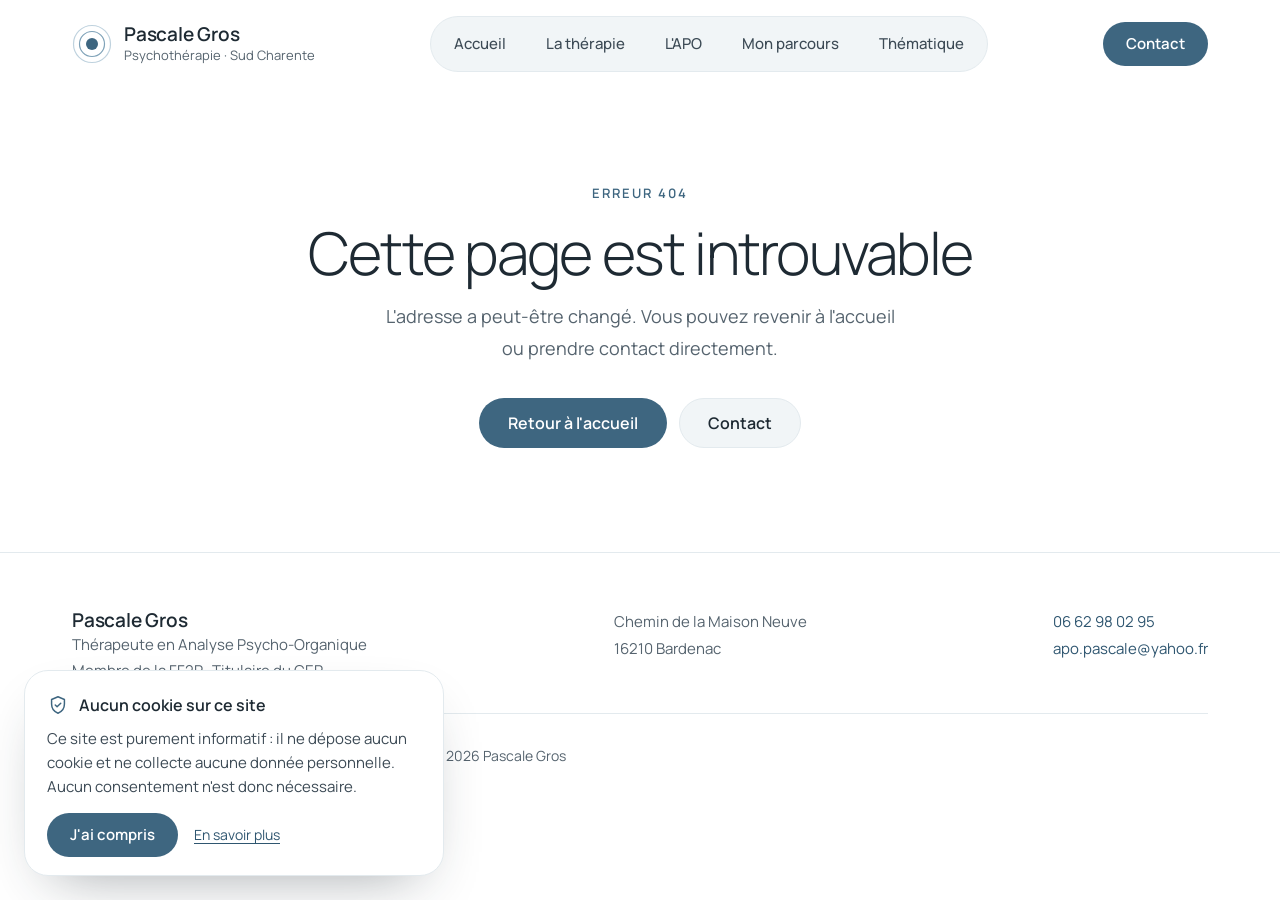
<file: 404/index.html>
<!DOCTYPE html><html lang="fr"><head><meta charSet="utf-8"/><meta name="viewport" content="width=device-width, initial-scale=1, viewport-fit=cover"/><link rel="preload" href="/fonts/manrope-latin-var.woff2" as="font" crossorigin="anonymous" type="font/woff2"/><link rel="stylesheet" href="/_next/static/chunks/3fq0aaov4mzmm.css" data-precedence="next"/><link rel="preload" as="script" fetchPriority="low" href="/_next/static/chunks/310vm2bl3xxpt.js"/><script src="/_next/static/chunks/2w-eoooe2od6u.js" async=""></script><script src="/_next/static/chunks/23e6jep2anmtk.js" async=""></script><script src="/_next/static/chunks/1rhpnhoywj_ox.js" async=""></script><script src="/_next/static/chunks/turbopack-2u1d16houkiyo.js" async=""></script><script src="/_next/static/chunks/3qfy96eoyh-ek.js" async=""></script><script src="/_next/static/chunks/2rxnlnwu36vvy.js" async=""></script><link rel="preload" href="/fonts/manrope-latin-var.woff2" as="font" type="font/woff2" crossorigin="anonymous"/><meta name="robots" content="noindex"/><meta name="theme-color" content="#FFFFFF"/><meta name="color-scheme" content="light"/><title>Page introuvable · Pascale Gros, thérapeute en Sud Charente</title><meta name="description" content="Cabinet de psychothérapie de Pascale Gros à Bardenac, en Sud Charente. Thérapeute en Analyse Psycho-Organique (APO), titulaire du CEP et membre de la FF2P. Consultations sur rendez-vous."/><meta name="application-name" content="Pascale Gros — Psychothérapie"/><meta name="author" content="Pascale Gros"/><link rel="manifest" href="/manifest.webmanifest"/><meta name="keywords" content="psychothérapie,Analyse Psycho-Organique,APO,thérapeute,Bardenac,Sud Charente,Charente,Barbezieux,Chalais,thérapie psychocorporelle,EFAPO"/><meta name="creator" content="Pascale Gros"/><meta name="publisher" content="Pascale Gros"/><meta name="robots" content="noindex, follow"/><meta name="category" content="health"/><meta property="og:title" content="Pascale Gros · Thérapeute en Analyse Psycho-Organique · Sud Charente"/><meta property="og:description" content="Cabinet de psychothérapie de Pascale Gros à Bardenac, en Sud Charente. Thérapeute en Analyse Psycho-Organique (APO), titulaire du CEP et membre de la FF2P. Consultations sur rendez-vous."/><meta property="og:url" content="https://psycharente.fr/"/><meta property="og:site_name" content="Pascale Gros — Cabinet de psychothérapie"/><meta property="og:locale" content="fr_FR"/><meta property="og:image" content="https://psycharente.fr/og-image.jpg"/><meta property="og:image:type" content="image/jpeg"/><meta property="og:image:width" content="1200"/><meta property="og:image:height" content="630"/><meta property="og:image:alt" content="Un voyage vers Soi — Pascale Gros, cabinet de psychothérapie en Sud Charente"/><meta property="og:type" content="website"/><meta name="twitter:card" content="summary_large_image"/><meta name="twitter:title" content="Pascale Gros · Thérapeute en Analyse Psycho-Organique · Sud Charente"/><meta name="twitter:description" content="Cabinet de psychothérapie de Pascale Gros à Bardenac, en Sud Charente. Thérapeute en Analyse Psycho-Organique (APO), titulaire du CEP et membre de la FF2P. Consultations sur rendez-vous."/><meta name="twitter:image" content="https://psycharente.fr/og-image.jpg"/><meta name="twitter:image:alt" content="Un voyage vers Soi — Pascale Gros, cabinet de psychothérapie en Sud Charente"/><link rel="icon" href="/favicon.ico?favicon.41e_g4id0n_cp.ico" sizes="64x64" type="image/x-icon"/><link rel="icon" href="/icon.png?icon.29m6k_o_q63t7.png" sizes="192x192" type="image/png"/><link rel="apple-touch-icon" href="/apple-icon.png?apple-icon.40_oln4-pjdpa.png" sizes="180x180" type="image/png"/><script src="/_next/static/chunks/0cz1d0mv5g_q7.js" noModule=""></script></head><body><div hidden=""><!--$--><!--/$--></div><div class="min-h-screen pb-[84px] desk:pb-0"><a href="#contenu" class="sr-only z-[70] rounded-full bg-ink px-5 py-3 text-white no-underline focus:not-sr-only focus:fixed focus:top-3 focus:left-3 hover:text-white">Aller au contenu</a><header class="sticky top-0 z-10 bg-white/[0.86] pt-[env(safe-area-inset-top)] backdrop-blur-md"><div class="mx-auto w-full max-w-[1200px] pl-[max(20px,env(safe-area-inset-left))] pr-[max(20px,env(safe-area-inset-right))] tab:px-8 flex flex-nowrap items-center justify-between gap-3 py-4 desk:flex-wrap desk:gap-x-6"><a class="flex items-center gap-3 text-ink no-underline hover:text-ink" aria-label="Pascale Gros — retour à l&#x27;accueil" href="/"><svg viewBox="0 0 40 40" fill="none" aria-hidden="true" focusable="false" class="size-[34px] desk:size-10"><circle cx="20" cy="20" r="18.5" stroke="#BFD2DE" stroke-width="1.2"></circle><circle cx="20" cy="20" r="12.5" stroke="#7FA2B8" stroke-width="1.2"></circle><circle cx="20" cy="20" r="6" fill="#3E6680"></circle></svg><span><span class="block text-[17px] font-semibold leading-[1.2] tracking-[-0.01em] desk:text-[19px]">Pascale Gros</span><span class="hidden text-xs leading-normal text-muted xs:block desk:text-[13px]">Psychothérapie · Sud Charente</span></span></a><nav aria-label="Navigation principale" class="hidden flex-wrap gap-1 rounded-full border border-line bg-mist p-[5px] desk:flex"><a class="inline-flex min-h-11 items-center rounded-full px-[18px] py-[9px] text-[15px] font-medium leading-normal no-underline transition-[background-color,color,box-shadow] duration-[400ms] text-slate hover:bg-white/70 hover:text-ink" href="/">Accueil</a><a class="inline-flex min-h-11 items-center rounded-full px-[18px] py-[9px] text-[15px] font-medium leading-normal no-underline transition-[background-color,color,box-shadow] duration-[400ms] text-slate hover:bg-white/70 hover:text-ink" href="/therapy/">La thérapie</a><a class="inline-flex min-h-11 items-center rounded-full px-[18px] py-[9px] text-[15px] font-medium leading-normal no-underline transition-[background-color,color,box-shadow] duration-[400ms] text-slate hover:bg-white/70 hover:text-ink" href="/psycho-organic-analysis/">L&#x27;APO</a><a class="inline-flex min-h-11 items-center rounded-full px-[18px] py-[9px] text-[15px] font-medium leading-normal no-underline transition-[background-color,color,box-shadow] duration-[400ms] text-slate hover:bg-white/70 hover:text-ink" href="/about/">Mon parcours</a><a class="inline-flex min-h-11 items-center rounded-full px-[18px] py-[9px] text-[15px] font-medium leading-normal no-underline transition-[background-color,color,box-shadow] duration-[400ms] text-slate hover:bg-white/70 hover:text-ink" href="/themes/">Thématique</a></nav><a class="hidden desk:inline-flex items-center justify-center gap-2.5 rounded-full border-[1.5px] font-semibold no-underline cursor-pointer leading-normal transition-[background-color,color,box-shadow,transform] duration-[400ms] ease-[ease] bg-primary border-transparent text-white hover:bg-primary-dark hover:text-white hover:shadow-[0_12px_28px_-14px_rgba(46,86,112,0.6)] min-h-11 px-[22px] py-2 text-[15px]" href="/contact/">Contact</a><button type="button" aria-expanded="false" aria-controls="menu-mobile" class="inline-flex min-h-12 cursor-pointer items-center gap-2.5 rounded-full border-0 bg-ink px-3.5 text-base font-semibold text-white xs:pl-4 xs:pr-5 desk:hidden"><svg width="20" height="20" viewBox="0 0 24 24" fill="none" stroke="currentColor" stroke-width="1.8" stroke-linecap="round" stroke-linejoin="round" aria-hidden="true" focusable="false"><path d="M4 8h16M4 16h11"></path></svg>Menu</button></div></header><main id="contenu"><div class="mx-auto w-full max-w-[1200px] pl-[max(20px,env(safe-area-inset-left))] pr-[max(20px,env(safe-area-inset-right))] tab:px-8 flex flex-col items-center gap-[18px] pt-24 pb-[104px] text-center"><span class="text-[13px] leading-normal font-semibold uppercase tracking-[0.16em] text-primary">Erreur 404</span><h1 class="m-0 font-light text-[clamp(36px,4.6vw,60px)] leading-[1.05] tracking-[-0.03em]">Cette page est introuvable</h1><p class="m-0 max-w-[520px] text-muted">L&#x27;adresse a peut-être changé. Vous pouvez revenir à l&#x27;accueil ou prendre contact directement.</p><div class="mt-4 flex flex-wrap justify-center gap-3"><a class="inline-flex items-center justify-center gap-2.5 rounded-full border-[1.5px] font-semibold no-underline cursor-pointer leading-normal transition-[background-color,color,box-shadow,transform] duration-[400ms] ease-[ease] bg-primary border-transparent text-white hover:bg-primary-dark hover:text-white hover:shadow-[0_12px_28px_-14px_rgba(46,86,112,0.6)] min-h-[50px] px-7 py-3 text-base" href="/">Retour à l&#x27;accueil</a><a class="inline-flex items-center justify-center gap-2.5 rounded-full border-[1.5px] font-semibold no-underline cursor-pointer leading-normal transition-[background-color,color,box-shadow,transform] duration-[400ms] ease-[ease] bg-mist border-line text-ink hover:bg-sky hover:text-ink min-h-[50px] px-7 py-3 text-base" href="/contact/">Contact</a></div></div></main><footer class="border-t border-line pt-14 pb-16 text-[15px] text-muted"><div class="mx-auto w-full max-w-[1200px] pl-[max(20px,env(safe-area-inset-left))] pr-[max(20px,env(safe-area-inset-right))] tab:px-8"><div class="flex flex-col justify-between gap-5 tab:flex-row tab:flex-wrap tab:gap-x-16 tab:gap-y-6"><div><span class="block text-[19px] font-semibold leading-[1.2] tracking-[-0.01em] text-ink">Pascale Gros</span>Thérapeute en Analyse Psycho-Organique<br/>Membre de la FF2P · Titulaire du CEP</div><address class="not-italic">Chemin de la Maison Neuve<br/>16210<!-- --> <!-- -->Bardenac</address><div><a href="tel:+33662980295">06 62 98 02 95</a><br/><a href="mailto:apo.pascale@yahoo.fr">apo.pascale@yahoo.fr</a></div></div><div class="mt-7 flex flex-wrap items-center gap-x-6 gap-y-1 border-t border-line pt-5"><a class="inline-flex min-h-11 items-center bg-transparent p-0 text-sm text-primary-dark underline underline-offset-[3px] hover:text-primary-deep cursor-pointer" href="/legal-notice/">Mentions légales &amp; CGU</a><a class="inline-flex min-h-11 items-center bg-transparent p-0 text-sm text-primary-dark underline underline-offset-[3px] hover:text-primary-deep cursor-pointer" href="/privacy/">Cookies &amp; confidentialité</a><span class="text-sm">© <!-- -->2026<!-- --> Pascale Gros</span></div></div></footer><div aria-label="Contact rapide" role="region" class="fixed inset-x-0 bottom-0 z-40 grid grid-cols-[minmax(0,1fr)_minmax(0,1.4fr)] gap-2.5 border-t border-line bg-white/[0.94] pt-2.5 pr-[max(16px,env(safe-area-inset-right))] pb-[calc(10px+env(safe-area-inset-bottom))] pl-[max(16px,env(safe-area-inset-left))] backdrop-blur-md desk:hidden"><a href="tel:+33662980295" class="inline-flex items-center justify-center gap-2.5 rounded-full border-[1.5px] font-semibold no-underline cursor-pointer leading-normal transition-[background-color,color,box-shadow,transform] duration-[400ms] ease-[ease] bg-mist border-line text-ink hover:bg-sky hover:text-ink min-h-[52px] px-3.5 py-2.5 text-base w-full"><svg width="18" height="18" viewBox="0 0 24 24" fill="none" stroke="currentColor" stroke-width="1.7" stroke-linecap="round" stroke-linejoin="round" aria-hidden="true" focusable="false"><path d="M22 16.9v3a2 2 0 0 1-2.2 2 19.8 19.8 0 0 1-8.6-3.1 19.5 19.5 0 0 1-6-6A19.8 19.8 0 0 1 2.1 4.2 2 2 0 0 1 4.1 2h3a2 2 0 0 1 2 1.7c.1.9.4 1.8.7 2.7a2 2 0 0 1-.5 2.1L8 9.8a16 16 0 0 0 6 6l1.3-1.3a2 2 0 0 1 2.1-.4c.9.3 1.8.6 2.7.7a2 2 0 0 1 1.7 2z"></path></svg>Appeler</a><a class="inline-flex items-center justify-center gap-2.5 rounded-full border-[1.5px] font-semibold no-underline cursor-pointer leading-normal transition-[background-color,color,box-shadow,transform] duration-[400ms] ease-[ease] bg-primary border-transparent text-white hover:bg-primary-dark hover:text-white hover:shadow-[0_12px_28px_-14px_rgba(46,86,112,0.6)] min-h-[52px] px-3.5 py-2.5 text-base w-full" href="/contact/">Prendre rendez-vous</a></div></div><!--$--><!--/$--><script id="_R_">(globalThis["TURBOPACK"] || (globalThis["TURBOPACK"] = [])).push({"otherChunks":["static/chunks/310vm2bl3xxpt.js","static/chunks/2w-eoooe2od6u.js","static/chunks/23e6jep2anmtk.js","static/chunks/1rhpnhoywj_ox.js"],"runtimeModuleIds":[94553]});</script><script src="/_next/static/chunks/310vm2bl3xxpt.js" async=""></script><script>(self.__next_f=self.__next_f||[]).push([0])</script><script>self.__next_f.push([1,"1:\"$Sreact.fragment\"\n2:\"/_next/static/chunks/3qfy96eoyh-ek.js\"\n3:I[39756,[\"$2\"],\"default\"]\n4:I[37457,[\"$2\"],\"default\"]\n5:\"/_next/static/chunks/2rxnlnwu36vvy.js\"\n6:I[70119,[\"$2\",\"$5\"],\"default\"]\n7:I[22016,[\"$2\",\"$5\"],\"\"]\n12:I[68027,[\"$2\"],\"default\",1]\n:HL[\"/_next/static/chunks/3fq0aaov4mzmm.css\",\"style\"]\n:HL[\"/fonts/manrope-latin-var.woff2\",\"font\",{\"crossOrigin\":\"anonymous\",\"type\":\"font/woff2\"}]\ne:X\nf:[[\"children\",{\"s\":\"__PAGE__\",\"h\":512,\"d\":{\"r\":\"$L10\",\"p\":false,\"v\":null}}]]\nc:[[\"children\",{\"s\":\"/_not-found\",\"h\":512,\"d\":{\"r\":\"$Ld\",\"p\":false,\"v\":\"$e\"},\"c\":\"$Qf\"}]]\n"])</script><script>self.__next_f.push([1,"0:{\"P\":null,\"c\":[\"\",\"_not-found\",\"\"],\"q\":\"\",\"i\":false,\"t\":{\"t\":{\"s\":\"\",\"h\":528,\"d\":{\"r\":[\"$\",\"$1\",\"c\",{\"children\":[[[\"$\",\"link\",\"0\",{\"rel\":\"stylesheet\",\"href\":\"/_next/static/chunks/3fq0aaov4mzmm.css\",\"precedence\":\"next\",\"crossOrigin\":\"$undefined\",\"nonce\":\"$undefined\"}],[\"$\",\"script\",\"script-0\",{\"src\":\"/_next/static/chunks/3qfy96eoyh-ek.js\",\"async\":true,\"nonce\":\"$undefined\"}]],[\"$\",\"html\",null,{\"lang\":\"fr\",\"children\":[[\"$\",\"head\",null,{\"children\":[\"$\",\"link\",null,{\"rel\":\"preload\",\"href\":\"/fonts/manrope-latin-var.woff2\",\"as\":\"font\",\"type\":\"font/woff2\",\"crossOrigin\":\"anonymous\"}]}],[\"$\",\"body\",null,{\"children\":[\"$\",\"$L3\",null,{\"parallelRouterKey\":\"children\",\"error\":\"$undefined\",\"errorStyles\":\"$undefined\",\"errorScripts\":\"$undefined\",\"template\":[\"$\",\"$L4\",null,{}],\"templateStyles\":\"$undefined\",\"templateScripts\":\"$undefined\",\"notFound\":[[\"$\",\"div\",null,{\"className\":\"min-h-screen pb-[84px] desk:pb-0\",\"children\":[[\"$\",\"a\",null,{\"href\":\"#contenu\",\"className\":\"sr-only z-[70] rounded-full bg-ink px-5 py-3 text-white no-underline focus:not-sr-only focus:fixed focus:top-3 focus:left-3 hover:text-white\",\"children\":\"Aller au contenu\"}],[\"$\",\"$L6\",null,{}],[\"$\",\"main\",null,{\"id\":\"contenu\",\"children\":[\"$\",\"div\",null,{\"className\":\"mx-auto w-full max-w-[1200px] pl-[max(20px,env(safe-area-inset-left))] pr-[max(20px,env(safe-area-inset-right))] tab:px-8 flex flex-col items-center gap-[18px] pt-24 pb-[104px] text-center\",\"children\":[[\"$\",\"span\",null,{\"className\":\"text-[13px] leading-normal font-semibold uppercase tracking-[0.16em] text-primary\",\"children\":\"Erreur 404\"}],[\"$\",\"h1\",null,{\"className\":\"m-0 font-light text-[clamp(36px,4.6vw,60px)] leading-[1.05] tracking-[-0.03em]\",\"children\":\"Cette page est introuvable\"}],[\"$\",\"p\",null,{\"className\":\"m-0 max-w-[520px] text-muted\",\"children\":\"L'adresse a peut-être changé. Vous pouvez revenir à l'accueil ou prendre contact directement.\"}],[\"$\",\"div\",null,{\"className\":\"mt-4 flex flex-wrap justify-center gap-3\",\"children\":[[\"$\",\"$L7\",null,{\"href\":\"/\",\"className\":\"inline-flex items-center justify-center gap-2.5 rounded-full border-[1.5px] font-semibold no-underline cursor-pointer leading-normal transition-[background-color,color,box-shadow,transform] duration-[400ms] ease-[ease] bg-primary border-transparent text-white hover:bg-primary-dark hover:text-white hover:shadow-[0_12px_28px_-14px_rgba(46,86,112,0.6)] min-h-[50px] px-7 py-3 text-base\",\"children\":\"Retour à l'accueil\"}],[\"$\",\"$L7\",null,{\"href\":\"/contact/\",\"className\":\"inline-flex items-center justify-center gap-2.5 rounded-full border-[1.5px] font-semibold no-underline cursor-pointer leading-normal transition-[background-color,color,box-shadow,transform] duration-[400ms] ease-[ease] bg-mist border-line text-ink hover:bg-sky hover:text-ink min-h-[50px] px-7 py-3 text-base\",\"children\":\"Contact\"}]]}]]}]}],[\"$\",\"footer\",null,{\"className\":\"border-t border-line pt-14 pb-16 text-[15px] text-muted\",\"children\":[\"$\",\"div\",null,{\"className\":\"mx-auto w-full max-w-[1200px] pl-[max(20px,env(safe-area-inset-left))] pr-[max(20px,env(safe-area-inset-right))] tab:px-8\",\"children\":[[\"$\",\"div\",null,{\"className\":\"flex flex-col justify-between gap-5 tab:flex-row tab:flex-wrap tab:gap-x-16 tab:gap-y-6\",\"children\":[[\"$\",\"div\",null,{\"children\":[[\"$\",\"span\",null,{\"className\":\"block text-[19px] font-semibold leading-[1.2] tracking-[-0.01em] text-ink\",\"children\":\"Pascale Gros\"}],\"Thérapeute en Analyse Psycho-Organique\",[\"$\",\"br\",null,{}],\"Membre de la FF2P · Titulaire du CEP\"]}],[\"$\",\"address\",null,{\"className\":\"not-italic\",\"children\":[\"Chemin de la Maison Neuve\",[\"$\",\"br\",null,{}],\"16210\",\" \",\"Bardenac\"]}],[\"$\",\"div\",null,{\"children\":[[\"$\",\"a\",null,{\"href\":\"tel:+33662980295\",\"children\":\"06 62 98 02 95\"}],[\"$\",\"br\",null,{}],[\"$\",\"a\",null,{\"href\":\"mailto:apo.pascale@yahoo.fr\",\"children\":\"apo.pascale@yahoo.fr\"}]]}]]}],[\"$\",\"div\",null,{\"className\":\"mt-7 flex flex-wrap items-center gap-x-6 gap-y-1 border-t border-line pt-5\",\"children\":[[\"$\",\"$L7\",null,{\"href\":\"/legal-notice/\",\"className\":\"inline-flex min-h-11 items-center bg-transparent p-0 text-sm text-primary-dark underline underline-offset-[3px] hover:text-primary-deep cursor-pointer\",\"children\":\"Mentions légales \u0026 CGU\"}],\"$L8\",\"$L9\"]}]]}]}],\"$La\",\"$Lb\"]}],[]],\"forbidden\":\"$undefined\",\"unauthorized\":\"$undefined\"}]}]]}]]}],\"p\":false,\"v\":null},\"c\":\"$Qc\"},\"h\":{\"r\":\"$L11\",\"p\":false,\"v\":null}},\"m\":\"$undefined\",\"G\":[\"$12\",[\"$L13\"]],\"S\":true,\"r\":\"$undefined\",\"s\":\"$undefined\",\"a\":\"$undefined\",\"l\":\"$undefined\",\"p\":\"$undefined\",\"d\":\"$undefined\",\"b\":\"IPlgb3As97YncxdCPhkgf\"}\n"])</script><script>self.__next_f.push([1,"14:I[91297,[\"$2\",\"$5\"],\"default\"]\n1a:\"ViewportBoundary\"\n1b:I[97367,[\"$2\"],\"$1a\"]\n1d:\"MetadataBoundary\"\n1e:I[97367,[\"$2\"],\"$1d\"]\n1f:\"$Sreact.suspense\"\n8:[\"$\",\"$L7\",null,{\"href\":\"/privacy/\",\"className\":\"inline-flex min-h-11 items-center bg-transparent p-0 text-sm text-primary-dark underline underline-offset-[3px] hover:text-primary-deep cursor-pointer\",\"children\":\"Cookies \u0026 confidentialité\"}]\n9:[\"$\",\"span\",null,{\"className\":\"text-sm\",\"children\":[\"© \",2026,\" Pascale Gros\"]}]\n"])</script><script>self.__next_f.push([1,"a:[\"$\",\"div\",null,{\"aria-label\":\"Contact rapide\",\"role\":\"region\",\"className\":\"fixed inset-x-0 bottom-0 z-40 grid grid-cols-[minmax(0,1fr)_minmax(0,1.4fr)] gap-2.5 border-t border-line bg-white/[0.94] pt-2.5 pr-[max(16px,env(safe-area-inset-right))] pb-[calc(10px+env(safe-area-inset-bottom))] pl-[max(16px,env(safe-area-inset-left))] backdrop-blur-md desk:hidden\",\"children\":[[\"$\",\"a\",null,{\"href\":\"tel:+33662980295\",\"className\":\"inline-flex items-center justify-center gap-2.5 rounded-full border-[1.5px] font-semibold no-underline cursor-pointer leading-normal transition-[background-color,color,box-shadow,transform] duration-[400ms] ease-[ease] bg-mist border-line text-ink hover:bg-sky hover:text-ink min-h-[52px] px-3.5 py-2.5 text-base w-full\",\"children\":[[\"$\",\"svg\",null,{\"width\":18,\"height\":18,\"viewBox\":\"0 0 24 24\",\"fill\":\"none\",\"stroke\":\"currentColor\",\"strokeWidth\":1.7,\"strokeLinecap\":\"round\",\"strokeLinejoin\":\"round\",\"aria-hidden\":true,\"focusable\":false,\"className\":\"$undefined\",\"children\":[\"$\",\"path\",null,{\"d\":\"M22 16.9v3a2 2 0 0 1-2.2 2 19.8 19.8 0 0 1-8.6-3.1 19.5 19.5 0 0 1-6-6A19.8 19.8 0 0 1 2.1 4.2 2 2 0 0 1 4.1 2h3a2 2 0 0 1 2 1.7c.1.9.4 1.8.7 2.7a2 2 0 0 1-.5 2.1L8 9.8a16 16 0 0 0 6 6l1.3-1.3a2 2 0 0 1 2.1-.4c.9.3 1.8.6 2.7.7a2 2 0 0 1 1.7 2z\"}]}],\"Appeler\"]}],[\"$\",\"$L7\",null,{\"href\":\"/contact/\",\"className\":\"inline-flex items-center justify-center gap-2.5 rounded-full border-[1.5px] font-semibold no-underline cursor-pointer leading-normal transition-[background-color,color,box-shadow,transform] duration-[400ms] ease-[ease] bg-primary border-transparent text-white hover:bg-primary-dark hover:text-white hover:shadow-[0_12px_28px_-14px_rgba(46,86,112,0.6)] min-h-[52px] px-3.5 py-2.5 text-base w-full\",\"children\":\"Prendre rendez-vous\"}]]}]\n"])</script><script>self.__next_f.push([1,"b:[\"$\",\"$L14\",null,{}]\nd:[\"$\",\"$1\",\"c\",{\"children\":[null,[\"$\",\"$L3\",null,{\"parallelRouterKey\":\"children\",\"error\":\"$undefined\",\"errorStyles\":\"$undefined\",\"errorScripts\":\"$undefined\",\"template\":[\"$\",\"$L4\",null,{}],\"templateStyles\":\"$undefined\",\"templateScripts\":\"$undefined\",\"notFound\":\"$undefined\",\"forbidden\":\"$undefined\",\"unauthorized\":\"$undefined\"}]]}]\n"])</script><script>self.__next_f.push([1,"10:[\"$\",\"$1\",\"c\",{\"children\":[[\"$\",\"div\",null,{\"className\":\"min-h-screen pb-[84px] desk:pb-0\",\"children\":[[\"$\",\"a\",null,{\"href\":\"#contenu\",\"className\":\"sr-only z-[70] rounded-full bg-ink px-5 py-3 text-white no-underline focus:not-sr-only focus:fixed focus:top-3 focus:left-3 hover:text-white\",\"children\":\"Aller au contenu\"}],[\"$\",\"$L6\",null,{}],[\"$\",\"main\",null,{\"id\":\"contenu\",\"children\":[\"$\",\"div\",null,{\"className\":\"mx-auto w-full max-w-[1200px] pl-[max(20px,env(safe-area-inset-left))] pr-[max(20px,env(safe-area-inset-right))] tab:px-8 flex flex-col items-center gap-[18px] pt-24 pb-[104px] text-center\",\"children\":[[\"$\",\"span\",null,{\"className\":\"text-[13px] leading-normal font-semibold uppercase tracking-[0.16em] text-primary\",\"children\":\"Erreur 404\"}],[\"$\",\"h1\",null,{\"className\":\"m-0 font-light text-[clamp(36px,4.6vw,60px)] leading-[1.05] tracking-[-0.03em]\",\"children\":\"Cette page est introuvable\"}],[\"$\",\"p\",null,{\"className\":\"m-0 max-w-[520px] text-muted\",\"children\":\"L'adresse a peut-être changé. Vous pouvez revenir à l'accueil ou prendre contact directement.\"}],[\"$\",\"div\",null,{\"className\":\"mt-4 flex flex-wrap justify-center gap-3\",\"children\":[[\"$\",\"$L7\",null,{\"href\":\"/\",\"className\":\"inline-flex items-center justify-center gap-2.5 rounded-full border-[1.5px] font-semibold no-underline cursor-pointer leading-normal transition-[background-color,color,box-shadow,transform] duration-[400ms] ease-[ease] bg-primary border-transparent text-white hover:bg-primary-dark hover:text-white hover:shadow-[0_12px_28px_-14px_rgba(46,86,112,0.6)] min-h-[50px] px-7 py-3 text-base\",\"children\":\"Retour à l'accueil\"}],[\"$\",\"$L7\",null,{\"href\":\"/contact/\",\"className\":\"inline-flex items-center justify-center gap-2.5 rounded-full border-[1.5px] font-semibold no-underline cursor-pointer leading-normal transition-[background-color,color,box-shadow,transform] duration-[400ms] ease-[ease] bg-mist border-line text-ink hover:bg-sky hover:text-ink min-h-[50px] px-7 py-3 text-base\",\"children\":\"Contact\"}]]}]]}]}],[\"$\",\"footer\",null,{\"className\":\"border-t border-line pt-14 pb-16 text-[15px] text-muted\",\"children\":[\"$\",\"div\",null,{\"className\":\"mx-auto w-full max-w-[1200px] pl-[max(20px,env(safe-area-inset-left))] pr-[max(20px,env(safe-area-inset-right))] tab:px-8\",\"children\":[[\"$\",\"div\",null,{\"className\":\"flex flex-col justify-between gap-5 tab:flex-row tab:flex-wrap tab:gap-x-16 tab:gap-y-6\",\"children\":[[\"$\",\"div\",null,{\"children\":[[\"$\",\"span\",null,{\"className\":\"block text-[19px] font-semibold leading-[1.2] tracking-[-0.01em] text-ink\",\"children\":\"Pascale Gros\"}],\"Thérapeute en Analyse Psycho-Organique\",[\"$\",\"br\",null,{}],\"Membre de la FF2P · Titulaire du CEP\"]}],[\"$\",\"address\",null,{\"className\":\"not-italic\",\"children\":[\"Chemin de la Maison Neuve\",[\"$\",\"br\",null,{}],\"16210\",\" \",\"Bardenac\"]}],[\"$\",\"div\",null,{\"children\":[[\"$\",\"a\",null,{\"href\":\"tel:+33662980295\",\"children\":\"06 62 98 02 95\"}],[\"$\",\"br\",null,{}],[\"$\",\"a\",null,{\"href\":\"mailto:apo.pascale@yahoo.fr\",\"children\":\"apo.pascale@yahoo.fr\"}]]}]]}],[\"$\",\"div\",null,{\"className\":\"mt-7 flex flex-wrap items-center gap-x-6 gap-y-1 border-t border-line pt-5\",\"children\":[[\"$\",\"$L7\",null,{\"href\":\"/legal-notice/\",\"className\":\"inline-flex min-h-11 items-center bg-transparent p-0 text-sm text-primary-dark underline underline-offset-[3px] hover:text-primary-deep cursor-pointer\",\"children\":\"Mentions légales \u0026 CGU\"}],[\"$\",\"$L7\",null,{\"href\":\"/privacy/\",\"className\":\"inline-flex min-h-11 items-center bg-transparent p-0 text-sm text-primary-dark underline underline-offset-[3px] hover:text-primary-deep cursor-pointer\",\"children\":\"Cookies \u0026 confidentialité\"}],[\"$\",\"span\",null,{\"className\":\"text-sm\",\"children\":[\"© \",2026,\" Pascale Gros\"]}]]}]]}]}],[\"$\",\"div\",null,{\"aria-label\":\"Contact rapide\",\"role\":\"region\",\"className\":\"fixed inset-x-0 bottom-0 z-40 grid grid-cols-[minmax(0,1fr)_minmax(0,1.4fr)] gap-2.5 border-t border-line bg-white/[0.94] pt-2.5 pr-[max(16px,env(safe-area-inset-right))] pb-[calc(10px+env(safe-area-inset-bottom))] pl-[max(16px,env(safe-area-inset-left))] backdrop-blur-md desk:hidden\",\"children\":[\"$L15\",\"$L16\"]}],\"$L17\"]}],[\"$L18\"],\"$L19\"]}]\n"])</script><script>self.__next_f.push([1,"11:[\"$\",\"$1\",\"h\",{\"children\":[[\"$\",\"meta\",null,{\"name\":\"robots\",\"content\":\"noindex\"}],[\"$\",\"$L1b\",null,{\"children\":\"$L1c\"}],[\"$\",\"$L1e\",null,{\"children\":[[\"$\",\"div\",null,{\"hidden\":true,\"children\":[\"$\",\"$1f\",null,{\"name\":\"Next.Metadata\",\"children\":\"$L20\"}]}],null]}],null]}]\n13:[\"$\",\"link\",\"0\",{\"rel\":\"stylesheet\",\"href\":\"/_next/static/chunks/3fq0aaov4mzmm.css\",\"precedence\":\"next\",\"crossOrigin\":\"$undefined\",\"nonce\":\"$undefined\"}]\n"])</script><script>self.__next_f.push([1,"21:I[97367,[\"$2\"],\"OutletBoundary\"]\ne:C\n15:[\"$\",\"a\",null,{\"href\":\"tel:+33662980295\",\"className\":\"inline-flex items-center justify-center gap-2.5 rounded-full border-[1.5px] font-semibold no-underline cursor-pointer leading-normal transition-[background-color,color,box-shadow,transform] duration-[400ms] ease-[ease] bg-mist border-line text-ink hover:bg-sky hover:text-ink min-h-[52px] px-3.5 py-2.5 text-base w-full\",\"children\":[[\"$\",\"svg\",null,{\"width\":18,\"height\":18,\"viewBox\":\"0 0 24 24\",\"fill\":\"none\",\"stroke\":\"currentColor\",\"strokeWidth\":1.7,\"strokeLinecap\":\"round\",\"strokeLinejoin\":\"round\",\"aria-hidden\":true,\"focusable\":false,\"className\":\"$undefined\",\"children\":[\"$\",\"path\",null,{\"d\":\"M22 16.9v3a2 2 0 0 1-2.2 2 19.8 19.8 0 0 1-8.6-3.1 19.5 19.5 0 0 1-6-6A19.8 19.8 0 0 1 2.1 4.2 2 2 0 0 1 4.1 2h3a2 2 0 0 1 2 1.7c.1.9.4 1.8.7 2.7a2 2 0 0 1-.5 2.1L8 9.8a16 16 0 0 0 6 6l1.3-1.3a2 2 0 0 1 2.1-.4c.9.3 1.8.6 2.7.7a2 2 0 0 1 1.7 2z\"}]}],\"Appeler\"]}]\n16:[\"$\",\"$L7\",null,{\"href\":\"/contact/\",\"className\":\"inline-flex items-center justify-center gap-2.5 rounded-full border-[1.5px] font-semibold no-underline cursor-pointer leading-normal transition-[background-color,color,box-shadow,transform] duration-[400ms] ease-[ease] bg-primary border-transparent text-white hover:bg-primary-dark hover:text-white hover:shadow-[0_12px_28px_-14px_rgba(46,86,112,0.6)] min-h-[52px] px-3.5 py-2.5 text-base w-full\",\"children\":\"Prendre rendez-vous\"}]\n17:[\"$\",\"$L14\",null,{}]\n18:[\"$\",\"script\",\"script-0\",{\"src\":\"/_next/static/chunks/2rxnlnwu36vvy.js\",\"async\":true,\"nonce\":\"$undefined\"}]\n19:[\"$\",\"$L21\",null,{\"children\":[\"$\",\"$1f\",null,{\"name\":\"Next.MetadataOutlet\",\"children\":\"$@22\"}]}]\n"])</script><script>self.__next_f.push([1,"1c:[[\"$\",\"meta\",\"0\",{\"charSet\":\"utf-8\"}],[\"$\",\"meta\",\"1\",{\"name\":\"viewport\",\"content\":\"width=device-width, initial-scale=1, viewport-fit=cover\"}],[\"$\",\"meta\",\"2\",{\"name\":\"theme-color\",\"content\":\"#FFFFFF\"}],[\"$\",\"meta\",\"3\",{\"name\":\"color-scheme\",\"content\":\"light\"}]]\n"])</script><script>self.__next_f.push([1,"23:I[27201,[\"$2\"],\"IconMark\"]\n"])</script><script>self.__next_f.push([1,"20:[[\"$\",\"title\",\"0\",{\"children\":\"Page introuvable · Pascale Gros, thérapeute en Sud Charente\"}],[\"$\",\"meta\",\"1\",{\"name\":\"description\",\"content\":\"Cabinet de psychothérapie de Pascale Gros à Bardenac, en Sud Charente. Thérapeute en Analyse Psycho-Organique (APO), titulaire du CEP et membre de la FF2P. Consultations sur rendez-vous.\"}],[\"$\",\"meta\",\"2\",{\"name\":\"application-name\",\"content\":\"Pascale Gros — Psychothérapie\"}],[\"$\",\"meta\",\"3\",{\"name\":\"author\",\"content\":\"Pascale Gros\"}],[\"$\",\"link\",\"4\",{\"rel\":\"manifest\",\"href\":\"/manifest.webmanifest\",\"crossOrigin\":\"$undefined\"}],[\"$\",\"meta\",\"5\",{\"name\":\"keywords\",\"content\":\"psychothérapie,Analyse Psycho-Organique,APO,thérapeute,Bardenac,Sud Charente,Charente,Barbezieux,Chalais,thérapie psychocorporelle,EFAPO\"}],[\"$\",\"meta\",\"6\",{\"name\":\"creator\",\"content\":\"Pascale Gros\"}],[\"$\",\"meta\",\"7\",{\"name\":\"publisher\",\"content\":\"Pascale Gros\"}],[\"$\",\"meta\",\"8\",{\"name\":\"robots\",\"content\":\"noindex, follow\"}],[\"$\",\"meta\",\"9\",{\"name\":\"category\",\"content\":\"health\"}],[\"$\",\"meta\",\"10\",{\"property\":\"og:title\",\"content\":\"Pascale Gros · Thérapeute en Analyse Psycho-Organique · Sud Charente\"}],[\"$\",\"meta\",\"11\",{\"property\":\"og:description\",\"content\":\"Cabinet de psychothérapie de Pascale Gros à Bardenac, en Sud Charente. Thérapeute en Analyse Psycho-Organique (APO), titulaire du CEP et membre de la FF2P. Consultations sur rendez-vous.\"}],[\"$\",\"meta\",\"12\",{\"property\":\"og:url\",\"content\":\"https://psycharente.fr/\"}],[\"$\",\"meta\",\"13\",{\"property\":\"og:site_name\",\"content\":\"Pascale Gros — Cabinet de psychothérapie\"}],[\"$\",\"meta\",\"14\",{\"property\":\"og:locale\",\"content\":\"fr_FR\"}],[\"$\",\"meta\",\"15\",{\"property\":\"og:image\",\"content\":\"https://psycharente.fr/og-image.jpg\"}],[\"$\",\"meta\",\"16\",{\"property\":\"og:image:type\",\"content\":\"image/jpeg\"}],[\"$\",\"meta\",\"17\",{\"property\":\"og:image:width\",\"content\":\"1200\"}],[\"$\",\"meta\",\"18\",{\"property\":\"og:image:height\",\"content\":\"630\"}],[\"$\",\"meta\",\"19\",{\"property\":\"og:image:alt\",\"content\":\"Un voyage vers Soi — Pascale Gros, cabinet de psychothérapie en Sud Charente\"}],[\"$\",\"meta\",\"20\",{\"property\":\"og:type\",\"content\":\"website\"}],[\"$\",\"meta\",\"21\",{\"name\":\"twitter:card\",\"content\":\"summary_large_image\"}],[\"$\",\"meta\",\"22\",{\"name\":\"twitter:title\",\"content\":\"Pascale Gros · Thérapeute en Analyse Psycho-Organique · Sud Charente\"}],[\"$\",\"meta\",\"23\",{\"name\":\"twitter:description\",\"content\":\"Cabinet de psychothérapie de Pascale Gros à Bardenac, en Sud Charente. Thérapeute en Analyse Psycho-Organique (APO), titulaire du CEP et membre de la FF2P. Consultations sur rendez-vous.\"}],[\"$\",\"meta\",\"24\",{\"name\":\"twitter:image\",\"content\":\"https://psycharente.fr/og-image.jpg\"}],[\"$\",\"meta\",\"25\",{\"name\":\"twitter:image:alt\",\"content\":\"Un voyage vers Soi — Pascale Gros, cabinet de psychothérapie en Sud Charente\"}],[\"$\",\"link\",\"26\",{\"rel\":\"icon\",\"href\":\"/favicon.ico?favicon.41e_g4id0n_cp.ico\",\"sizes\":\"64x64\",\"type\":\"image/x-icon\"}],[\"$\",\"link\",\"27\",{\"rel\":\"icon\",\"href\":\"/icon.png?icon.29m6k_o_q63t7.png\",\"sizes\":\"192x192\",\"type\":\"image/png\"}],[\"$\",\"link\",\"28\",{\"rel\":\"apple-touch-icon\",\"href\":\"/apple-icon.png?apple-icon.40_oln4-pjdpa.png\",\"sizes\":\"180x180\",\"type\":\"image/png\"}],[\"$\",\"$L23\",\"29\",{}]]\n"])</script><script>self.__next_f.push([1,"22:null\n"])</script></body></html>
</file>
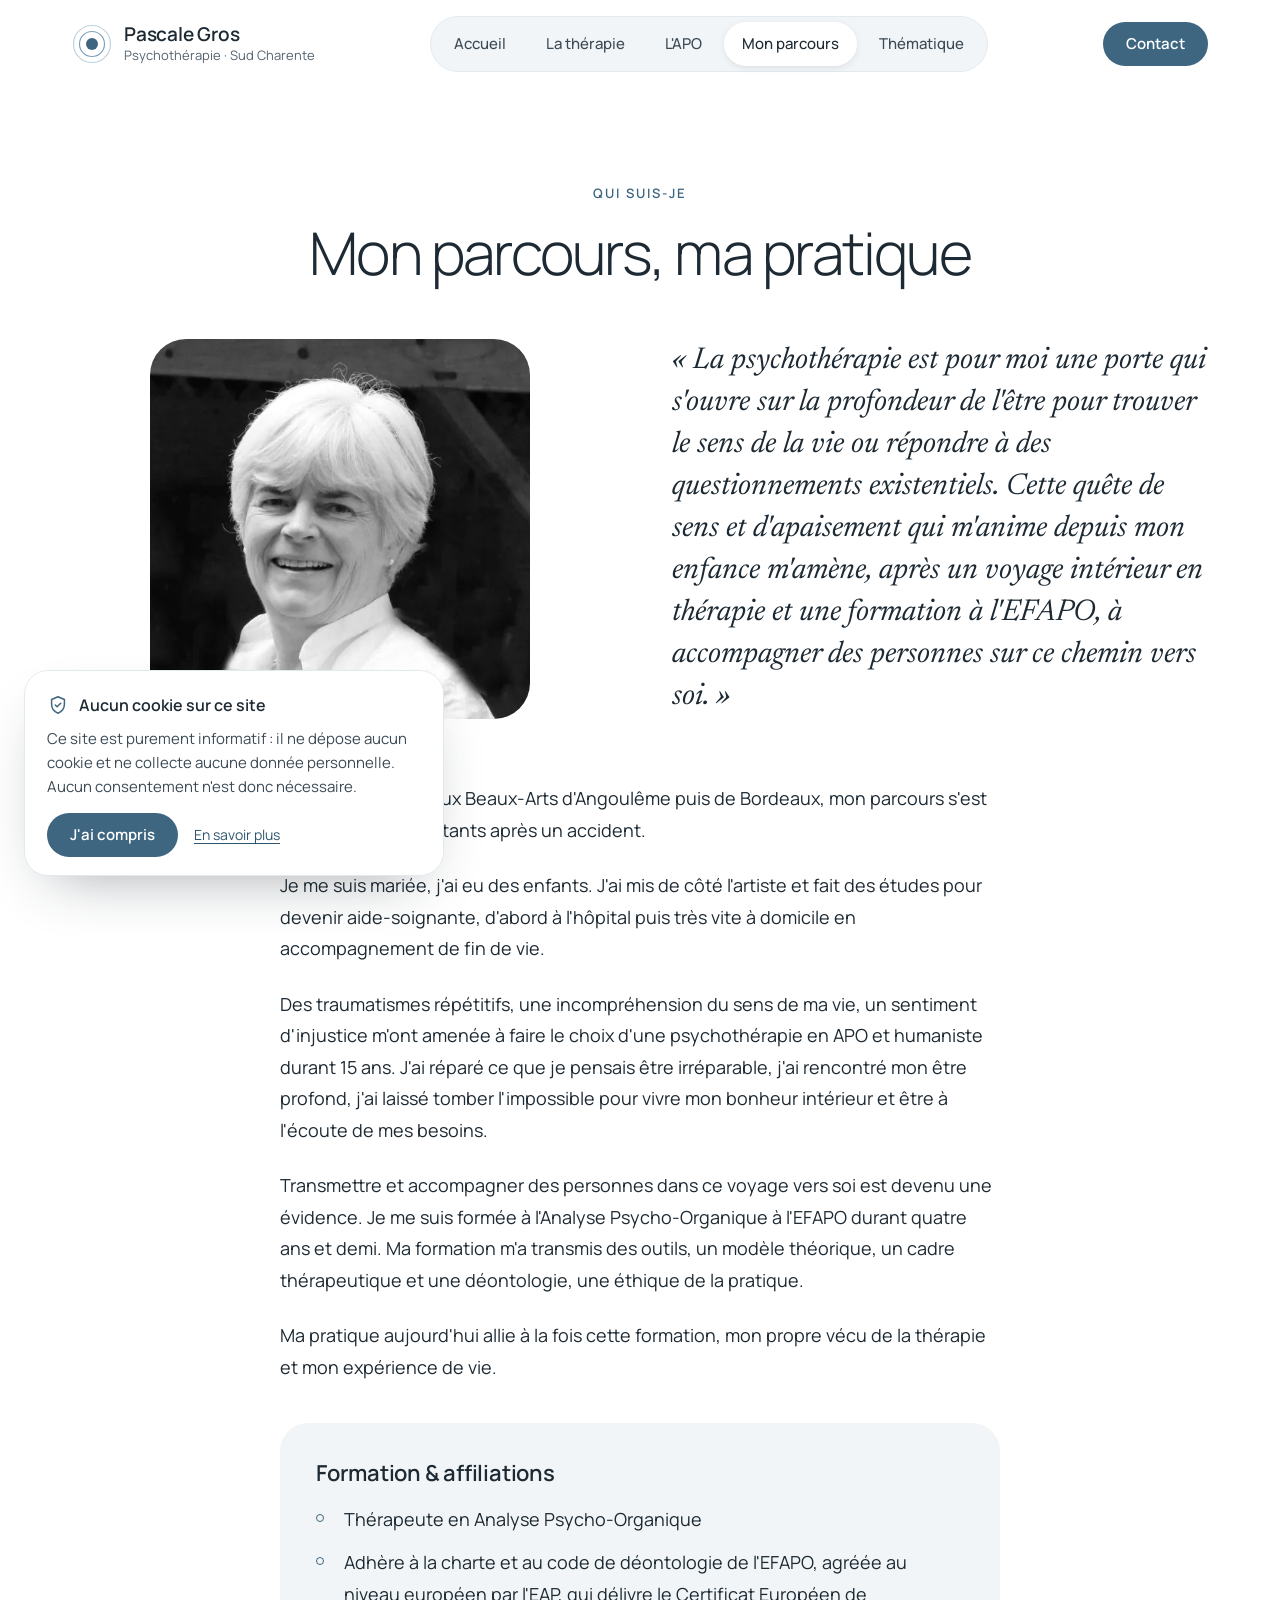
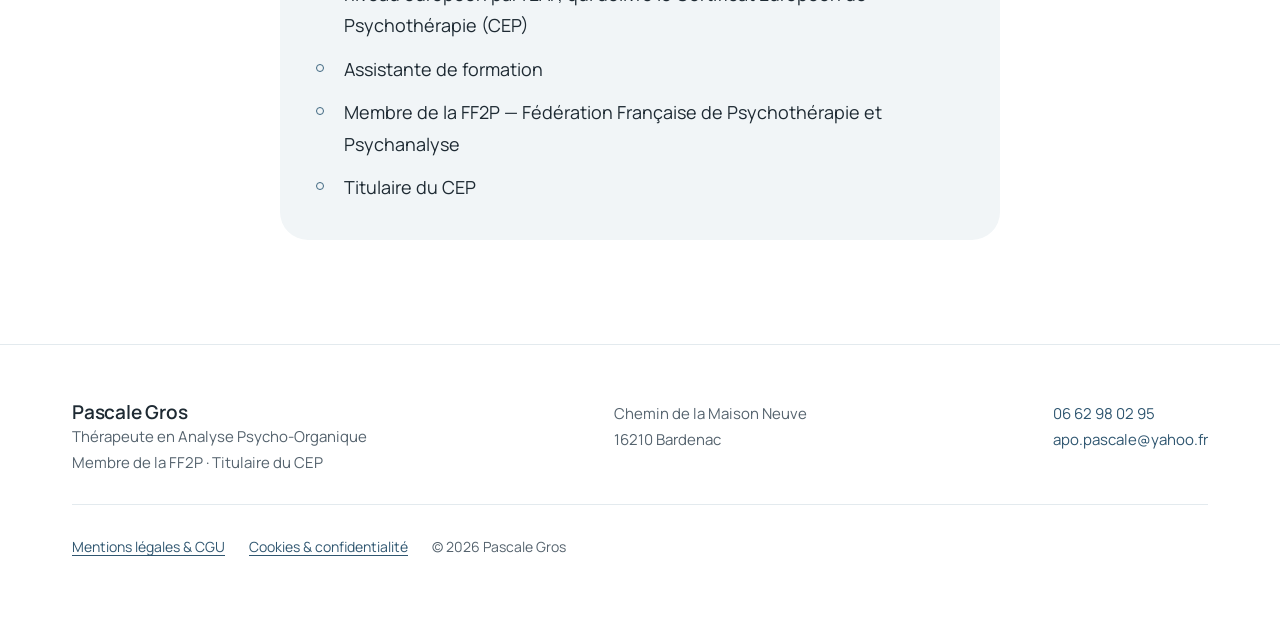
<file: about/index.html>
<!DOCTYPE html><html lang="fr"><head><meta charSet="utf-8"/><meta name="viewport" content="width=device-width, initial-scale=1, viewport-fit=cover"/><link rel="preload" href="/fonts/manrope-latin-var.woff2" as="font" crossorigin="anonymous" type="font/woff2"/><link rel="preload" href="/images/therapist-portrait.webp" as="image"/><link rel="stylesheet" href="/_next/static/chunks/3fq0aaov4mzmm.css" data-precedence="next"/><link rel="preload" as="script" fetchPriority="low" href="/_next/static/chunks/310vm2bl3xxpt.js"/><script src="/_next/static/chunks/2w-eoooe2od6u.js" async=""></script><script src="/_next/static/chunks/23e6jep2anmtk.js" async=""></script><script src="/_next/static/chunks/1rhpnhoywj_ox.js" async=""></script><script src="/_next/static/chunks/turbopack-2u1d16houkiyo.js" async=""></script><script src="/_next/static/chunks/3qfy96eoyh-ek.js" async=""></script><script src="/_next/static/chunks/2rxnlnwu36vvy.js" async=""></script><link rel="preload" href="/fonts/manrope-latin-var.woff2" as="font" type="font/woff2" crossorigin="anonymous"/><meta name="theme-color" content="#FFFFFF"/><meta name="color-scheme" content="light"/><title>Mon parcours, ma pratique · Pascale Gros, thérapeute en Sud Charente</title><meta name="description" content="Le parcours de Pascale Gros : Beaux-Arts, accompagnement en fin de vie, 15 ans de thérapie personnelle, puis 4 ans et demi de formation à l&#x27;EFAPO. Titulaire du CEP, membre de la FF2P."/><meta name="application-name" content="Pascale Gros — Psychothérapie"/><meta name="author" content="Pascale Gros"/><link rel="manifest" href="/manifest.webmanifest"/><meta name="keywords" content="psychothérapie,Analyse Psycho-Organique,APO,thérapeute,Bardenac,Sud Charente,Charente,Barbezieux,Chalais,thérapie psychocorporelle,EFAPO"/><meta name="creator" content="Pascale Gros"/><meta name="publisher" content="Pascale Gros"/><meta name="robots" content="index, follow, max-image-preview:large, max-snippet:-1"/><meta name="category" content="health"/><link rel="canonical" href="https://psycharente.fr/about/"/><meta property="og:title" content="Mon parcours, ma pratique · Pascale Gros"/><meta property="og:description" content="Le parcours de Pascale Gros : Beaux-Arts, accompagnement en fin de vie, 15 ans de thérapie personnelle, puis 4 ans et demi de formation à l&#x27;EFAPO. Titulaire du CEP, membre de la FF2P."/><meta property="og:url" content="https://psycharente.fr/about/"/><meta property="og:site_name" content="Pascale Gros — Cabinet de psychothérapie"/><meta property="og:locale" content="fr_FR"/><meta property="og:image" content="https://psycharente.fr/og-image.jpg"/><meta property="og:image:type" content="image/jpeg"/><meta property="og:image:width" content="1200"/><meta property="og:image:height" content="630"/><meta property="og:image:alt" content="Un voyage vers Soi — Pascale Gros, cabinet de psychothérapie en Sud Charente"/><meta property="og:type" content="website"/><meta name="twitter:card" content="summary_large_image"/><meta name="twitter:title" content="Mon parcours, ma pratique · Pascale Gros"/><meta name="twitter:description" content="Le parcours de Pascale Gros : Beaux-Arts, accompagnement en fin de vie, 15 ans de thérapie personnelle, puis 4 ans et demi de formation à l&#x27;EFAPO. Titulaire du CEP, membre de la FF2P."/><meta name="twitter:image" content="https://psycharente.fr/og-image.jpg"/><meta name="twitter:image:alt" content="Un voyage vers Soi — Pascale Gros, cabinet de psychothérapie en Sud Charente"/><link rel="icon" href="/favicon.ico?favicon.41e_g4id0n_cp.ico" sizes="64x64" type="image/x-icon"/><link rel="icon" href="/icon.png?icon.29m6k_o_q63t7.png" sizes="192x192" type="image/png"/><link rel="apple-touch-icon" href="/apple-icon.png?apple-icon.40_oln4-pjdpa.png" sizes="180x180" type="image/png"/><script src="/_next/static/chunks/0cz1d0mv5g_q7.js" noModule=""></script></head><body><div hidden=""><!--$--><!--/$--></div><div class="min-h-screen pb-[84px] desk:pb-0"><a href="#contenu" class="sr-only z-[70] rounded-full bg-ink px-5 py-3 text-white no-underline focus:not-sr-only focus:fixed focus:top-3 focus:left-3 hover:text-white">Aller au contenu</a><header class="sticky top-0 z-10 bg-white/[0.86] pt-[env(safe-area-inset-top)] backdrop-blur-md"><div class="mx-auto w-full max-w-[1200px] pl-[max(20px,env(safe-area-inset-left))] pr-[max(20px,env(safe-area-inset-right))] tab:px-8 flex flex-nowrap items-center justify-between gap-3 py-4 desk:flex-wrap desk:gap-x-6"><a class="flex items-center gap-3 text-ink no-underline hover:text-ink" aria-label="Pascale Gros — retour à l&#x27;accueil" href="/"><svg viewBox="0 0 40 40" fill="none" aria-hidden="true" focusable="false" class="size-[34px] desk:size-10"><circle cx="20" cy="20" r="18.5" stroke="#BFD2DE" stroke-width="1.2"></circle><circle cx="20" cy="20" r="12.5" stroke="#7FA2B8" stroke-width="1.2"></circle><circle cx="20" cy="20" r="6" fill="#3E6680"></circle></svg><span><span class="block text-[17px] font-semibold leading-[1.2] tracking-[-0.01em] desk:text-[19px]">Pascale Gros</span><span class="hidden text-xs leading-normal text-muted xs:block desk:text-[13px]">Psychothérapie · Sud Charente</span></span></a><nav aria-label="Navigation principale" class="hidden flex-wrap gap-1 rounded-full border border-line bg-mist p-[5px] desk:flex"><a class="inline-flex min-h-11 items-center rounded-full px-[18px] py-[9px] text-[15px] font-medium leading-normal no-underline transition-[background-color,color,box-shadow] duration-[400ms] text-slate hover:bg-white/70 hover:text-ink" href="/">Accueil</a><a class="inline-flex min-h-11 items-center rounded-full px-[18px] py-[9px] text-[15px] font-medium leading-normal no-underline transition-[background-color,color,box-shadow] duration-[400ms] text-slate hover:bg-white/70 hover:text-ink" href="/therapy/">La thérapie</a><a class="inline-flex min-h-11 items-center rounded-full px-[18px] py-[9px] text-[15px] font-medium leading-normal no-underline transition-[background-color,color,box-shadow] duration-[400ms] text-slate hover:bg-white/70 hover:text-ink" href="/psycho-organic-analysis/">L&#x27;APO</a><a aria-current="page" class="inline-flex min-h-11 items-center rounded-full px-[18px] py-[9px] text-[15px] font-medium leading-normal no-underline transition-[background-color,color,box-shadow] duration-[400ms] bg-white text-ink shadow-[0_2px_10px_-4px_rgba(30,42,51,0.25)] hover:text-ink" href="/about/">Mon parcours</a><a class="inline-flex min-h-11 items-center rounded-full px-[18px] py-[9px] text-[15px] font-medium leading-normal no-underline transition-[background-color,color,box-shadow] duration-[400ms] text-slate hover:bg-white/70 hover:text-ink" href="/themes/">Thématique</a></nav><a class="hidden desk:inline-flex items-center justify-center gap-2.5 rounded-full border-[1.5px] font-semibold no-underline cursor-pointer leading-normal transition-[background-color,color,box-shadow,transform] duration-[400ms] ease-[ease] bg-primary border-transparent text-white hover:bg-primary-dark hover:text-white hover:shadow-[0_12px_28px_-14px_rgba(46,86,112,0.6)] min-h-11 px-[22px] py-2 text-[15px]" href="/contact/">Contact</a><button type="button" aria-expanded="false" aria-controls="menu-mobile" class="inline-flex min-h-12 cursor-pointer items-center gap-2.5 rounded-full border-0 bg-ink px-3.5 text-base font-semibold text-white xs:pl-4 xs:pr-5 desk:hidden"><svg width="20" height="20" viewBox="0 0 24 24" fill="none" stroke="currentColor" stroke-width="1.8" stroke-linecap="round" stroke-linejoin="round" aria-hidden="true" focusable="false"><path d="M4 8h16M4 16h11"></path></svg>Menu</button></div></header><main id="contenu"><div class="animate-page-in"><div class="mx-auto w-full max-w-[1200px] pl-[max(20px,env(safe-area-inset-left))] pr-[max(20px,env(safe-area-inset-right))] tab:px-8 flex flex-col items-center gap-[18px] pt-14 pb-9 text-center tab:pt-24 tab:pb-14"><span class="text-[13px] leading-normal font-semibold uppercase tracking-[0.16em] text-primary animate-fade-up">Qui suis-je</span><h1 class="m-0 font-light text-[clamp(36px,4.6vw,60px)] leading-[1.05] tracking-[-0.03em] animate-fade-up [animation-delay:150ms]">Mon parcours, ma pratique</h1></div><div class="mx-auto w-full max-w-[1200px] pl-[max(20px,env(safe-area-inset-left))] pr-[max(20px,env(safe-area-inset-right))] tab:px-8 flex flex-col gap-16 pb-[104px]"><div class="grid grid-cols-[repeat(auto-fit,minmax(min(100%,360px),1fr))] items-center gap-9 animate-fade-up tab:gap-16 [animation-delay:300ms]"><img src="/images/therapist-portrait.webp" alt="Portrait de Pascale Gros" width="380" height="380" decoding="async" class="block aspect-square w-full max-w-[380px] justify-self-center rounded-[28px] object-cover grayscale tab:rounded-[36px]"/><p class="m-0 font-serif text-[30px] italic leading-[1.4] text-ink">« La psychothérapie est pour moi une porte qui s&#x27;ouvre sur la profondeur de l&#x27;être pour trouver le sens de la vie ou répondre à des questionnements existentiels. Cette quête de sens et d&#x27;apaisement qui m&#x27;anime depuis mon enfance m&#x27;amène, après un voyage intérieur en thérapie et une formation à l&#x27;EFAPO, à accompagner des personnes sur ce chemin vers soi. »</p></div><div class="mx-auto max-w-[720px] [&amp;_p]:mt-0 [&amp;_p]:mb-6 w-full"><p>Après des études aux Beaux-Arts d&#x27;Angoulême puis de Bordeaux, mon parcours s&#x27;est arrêté quelques instants après un accident.</p><p>Je me suis mariée, j&#x27;ai eu des enfants. J&#x27;ai mis de côté l&#x27;artiste et fait des études pour devenir aide-soignante, d&#x27;abord à l&#x27;hôpital puis très vite à domicile en accompagnement de fin de vie.</p><p>Des traumatismes répétitifs, une incompréhension du sens de ma vie, un sentiment d&#x27;injustice m&#x27;ont amenée à faire le choix d&#x27;une psychothérapie en APO et humaniste durant 15 ans. J&#x27;ai réparé ce que je pensais être irréparable, j&#x27;ai rencontré mon être profond, j&#x27;ai laissé tomber l&#x27;impossible pour vivre mon bonheur intérieur et être à l&#x27;écoute de mes besoins.</p><p>Transmettre et accompagner des personnes dans ce voyage vers soi est devenu une évidence. Je me suis formée à l&#x27;Analyse Psycho-Organique à l&#x27;EFAPO durant quatre ans et demi. Ma formation m&#x27;a transmis des outils, un modèle théorique, un cadre thérapeutique et une déontologie, une éthique de la pratique.</p><p>Ma pratique aujourd&#x27;hui allie à la fois cette formation, mon propre vécu de la thérapie et mon expérience de vie.</p><div class="mt-10 rounded-[28px] bg-mist p-9"><h2 class="m-0 font-semibold text-[22px] leading-[1.3] tracking-[-0.01em] mb-4">Formation &amp; affiliations</h2><ul class="m-0 flex list-none flex-col gap-3 p-0"><li class="grid grid-cols-[20px_minmax(0,1fr)] gap-2"><span aria-hidden="true" class="mt-2.5 size-2 rounded-full border-[1.5px] border-primary"></span><span>Thérapeute en Analyse Psycho-Organique</span></li><li class="grid grid-cols-[20px_minmax(0,1fr)] gap-2"><span aria-hidden="true" class="mt-2.5 size-2 rounded-full border-[1.5px] border-primary"></span><span>Adhère à la charte et au code de déontologie de l&#x27;EFAPO, agréée au niveau européen par l&#x27;EAP, qui délivre le Certificat Européen de Psychothérapie (CEP)</span></li><li class="grid grid-cols-[20px_minmax(0,1fr)] gap-2"><span aria-hidden="true" class="mt-2.5 size-2 rounded-full border-[1.5px] border-primary"></span><span>Assistante de formation</span></li><li class="grid grid-cols-[20px_minmax(0,1fr)] gap-2"><span aria-hidden="true" class="mt-2.5 size-2 rounded-full border-[1.5px] border-primary"></span><span>Membre de la FF2P — Fédération Française de Psychothérapie et Psychanalyse</span></li><li class="grid grid-cols-[20px_minmax(0,1fr)] gap-2"><span aria-hidden="true" class="mt-2.5 size-2 rounded-full border-[1.5px] border-primary"></span><span>Titulaire du CEP</span></li></ul></div></div></div><!--$--><!--/$--></div></main><footer class="border-t border-line pt-14 pb-16 text-[15px] text-muted"><div class="mx-auto w-full max-w-[1200px] pl-[max(20px,env(safe-area-inset-left))] pr-[max(20px,env(safe-area-inset-right))] tab:px-8"><div class="flex flex-col justify-between gap-5 tab:flex-row tab:flex-wrap tab:gap-x-16 tab:gap-y-6"><div><span class="block text-[19px] font-semibold leading-[1.2] tracking-[-0.01em] text-ink">Pascale Gros</span>Thérapeute en Analyse Psycho-Organique<br/>Membre de la FF2P · Titulaire du CEP</div><address class="not-italic">Chemin de la Maison Neuve<br/>16210<!-- --> <!-- -->Bardenac</address><div><a href="tel:+33662980295">06 62 98 02 95</a><br/><a href="mailto:apo.pascale@yahoo.fr">apo.pascale@yahoo.fr</a></div></div><div class="mt-7 flex flex-wrap items-center gap-x-6 gap-y-1 border-t border-line pt-5"><a class="inline-flex min-h-11 items-center bg-transparent p-0 text-sm text-primary-dark underline underline-offset-[3px] hover:text-primary-deep cursor-pointer" href="/legal-notice/">Mentions légales &amp; CGU</a><a class="inline-flex min-h-11 items-center bg-transparent p-0 text-sm text-primary-dark underline underline-offset-[3px] hover:text-primary-deep cursor-pointer" href="/privacy/">Cookies &amp; confidentialité</a><span class="text-sm">© <!-- -->2026<!-- --> Pascale Gros</span></div></div></footer><div aria-label="Contact rapide" role="region" class="fixed inset-x-0 bottom-0 z-40 grid grid-cols-[minmax(0,1fr)_minmax(0,1.4fr)] gap-2.5 border-t border-line bg-white/[0.94] pt-2.5 pr-[max(16px,env(safe-area-inset-right))] pb-[calc(10px+env(safe-area-inset-bottom))] pl-[max(16px,env(safe-area-inset-left))] backdrop-blur-md desk:hidden"><a href="tel:+33662980295" class="inline-flex items-center justify-center gap-2.5 rounded-full border-[1.5px] font-semibold no-underline cursor-pointer leading-normal transition-[background-color,color,box-shadow,transform] duration-[400ms] ease-[ease] bg-mist border-line text-ink hover:bg-sky hover:text-ink min-h-[52px] px-3.5 py-2.5 text-base w-full"><svg width="18" height="18" viewBox="0 0 24 24" fill="none" stroke="currentColor" stroke-width="1.7" stroke-linecap="round" stroke-linejoin="round" aria-hidden="true" focusable="false"><path d="M22 16.9v3a2 2 0 0 1-2.2 2 19.8 19.8 0 0 1-8.6-3.1 19.5 19.5 0 0 1-6-6A19.8 19.8 0 0 1 2.1 4.2 2 2 0 0 1 4.1 2h3a2 2 0 0 1 2 1.7c.1.9.4 1.8.7 2.7a2 2 0 0 1-.5 2.1L8 9.8a16 16 0 0 0 6 6l1.3-1.3a2 2 0 0 1 2.1-.4c.9.3 1.8.6 2.7.7a2 2 0 0 1 1.7 2z"></path></svg>Appeler</a><a class="inline-flex items-center justify-center gap-2.5 rounded-full border-[1.5px] font-semibold no-underline cursor-pointer leading-normal transition-[background-color,color,box-shadow,transform] duration-[400ms] ease-[ease] bg-primary border-transparent text-white hover:bg-primary-dark hover:text-white hover:shadow-[0_12px_28px_-14px_rgba(46,86,112,0.6)] min-h-[52px] px-3.5 py-2.5 text-base w-full" href="/contact/">Prendre rendez-vous</a></div></div><script id="_R_">(globalThis["TURBOPACK"] || (globalThis["TURBOPACK"] = [])).push({"otherChunks":["static/chunks/310vm2bl3xxpt.js","static/chunks/2w-eoooe2od6u.js","static/chunks/23e6jep2anmtk.js","static/chunks/1rhpnhoywj_ox.js"],"runtimeModuleIds":[94553]});</script><script src="/_next/static/chunks/310vm2bl3xxpt.js" async=""></script><script>(self.__next_f=self.__next_f||[]).push([0])</script><script>self.__next_f.push([1,"1:\"$Sreact.fragment\"\n2:\"/_next/static/chunks/3qfy96eoyh-ek.js\"\n3:I[39756,[\"$2\"],\"default\"]\n4:I[37457,[\"$2\"],\"default\"]\n5:\"/_next/static/chunks/2rxnlnwu36vvy.js\"\n6:I[70119,[\"$2\",\"$5\"],\"default\"]\n7:I[22016,[\"$2\",\"$5\"],\"\"]\n14:I[68027,[\"$2\"],\"default\",1]\n:HL[\"/_next/static/chunks/3fq0aaov4mzmm.css\",\"style\"]\n:HL[\"/fonts/manrope-latin-var.woff2\",\"font\",{\"crossOrigin\":\"anonymous\",\"type\":\"font/woff2\"}]\n10:X\n11:[[\"children\",{\"s\":\"__PAGE__\",\"h\":512,\"d\":{\"r\":\"$L12\",\"p\":false,\"v\":null}}]]\ne:[[\"children\",{\"s\":\"about\",\"h\":512,\"d\":{\"r\":\"$Lf\",\"p\":false,\"v\":\"$10\"},\"c\":\"$Q11\"}]]\nc:[[\"children\",{\"s\":\"(site)\",\"h\":512,\"d\":{\"r\":\"$Ld\",\"p\":false,\"v\":null},\"c\":\"$Qe\"}]]\n"])</script><script>self.__next_f.push([1,"0:{\"P\":null,\"c\":[\"\",\"about\",\"\"],\"q\":\"\",\"i\":false,\"t\":{\"t\":{\"s\":\"\",\"h\":528,\"d\":{\"r\":[\"$\",\"$1\",\"c\",{\"children\":[[[\"$\",\"link\",\"0\",{\"rel\":\"stylesheet\",\"href\":\"/_next/static/chunks/3fq0aaov4mzmm.css\",\"precedence\":\"next\",\"crossOrigin\":\"$undefined\",\"nonce\":\"$undefined\"}],[\"$\",\"script\",\"script-0\",{\"src\":\"/_next/static/chunks/3qfy96eoyh-ek.js\",\"async\":true,\"nonce\":\"$undefined\"}]],[\"$\",\"html\",null,{\"lang\":\"fr\",\"children\":[[\"$\",\"head\",null,{\"children\":[\"$\",\"link\",null,{\"rel\":\"preload\",\"href\":\"/fonts/manrope-latin-var.woff2\",\"as\":\"font\",\"type\":\"font/woff2\",\"crossOrigin\":\"anonymous\"}]}],[\"$\",\"body\",null,{\"children\":[\"$\",\"$L3\",null,{\"parallelRouterKey\":\"children\",\"error\":\"$undefined\",\"errorStyles\":\"$undefined\",\"errorScripts\":\"$undefined\",\"template\":[\"$\",\"$L4\",null,{}],\"templateStyles\":\"$undefined\",\"templateScripts\":\"$undefined\",\"notFound\":[[\"$\",\"div\",null,{\"className\":\"min-h-screen pb-[84px] desk:pb-0\",\"children\":[[\"$\",\"a\",null,{\"href\":\"#contenu\",\"className\":\"sr-only z-[70] rounded-full bg-ink px-5 py-3 text-white no-underline focus:not-sr-only focus:fixed focus:top-3 focus:left-3 hover:text-white\",\"children\":\"Aller au contenu\"}],[\"$\",\"$L6\",null,{}],[\"$\",\"main\",null,{\"id\":\"contenu\",\"children\":[\"$\",\"div\",null,{\"className\":\"mx-auto w-full max-w-[1200px] pl-[max(20px,env(safe-area-inset-left))] pr-[max(20px,env(safe-area-inset-right))] tab:px-8 flex flex-col items-center gap-[18px] pt-24 pb-[104px] text-center\",\"children\":[[\"$\",\"span\",null,{\"className\":\"text-[13px] leading-normal font-semibold uppercase tracking-[0.16em] text-primary\",\"children\":\"Erreur 404\"}],[\"$\",\"h1\",null,{\"className\":\"m-0 font-light text-[clamp(36px,4.6vw,60px)] leading-[1.05] tracking-[-0.03em]\",\"children\":\"Cette page est introuvable\"}],[\"$\",\"p\",null,{\"className\":\"m-0 max-w-[520px] text-muted\",\"children\":\"L'adresse a peut-être changé. Vous pouvez revenir à l'accueil ou prendre contact directement.\"}],[\"$\",\"div\",null,{\"className\":\"mt-4 flex flex-wrap justify-center gap-3\",\"children\":[[\"$\",\"$L7\",null,{\"href\":\"/\",\"className\":\"inline-flex items-center justify-center gap-2.5 rounded-full border-[1.5px] font-semibold no-underline cursor-pointer leading-normal transition-[background-color,color,box-shadow,transform] duration-[400ms] ease-[ease] bg-primary border-transparent text-white hover:bg-primary-dark hover:text-white hover:shadow-[0_12px_28px_-14px_rgba(46,86,112,0.6)] min-h-[50px] px-7 py-3 text-base\",\"children\":\"Retour à l'accueil\"}],[\"$\",\"$L7\",null,{\"href\":\"/contact/\",\"className\":\"inline-flex items-center justify-center gap-2.5 rounded-full border-[1.5px] font-semibold no-underline cursor-pointer leading-normal transition-[background-color,color,box-shadow,transform] duration-[400ms] ease-[ease] bg-mist border-line text-ink hover:bg-sky hover:text-ink min-h-[50px] px-7 py-3 text-base\",\"children\":\"Contact\"}]]}]]}]}],[\"$\",\"footer\",null,{\"className\":\"border-t border-line pt-14 pb-16 text-[15px] text-muted\",\"children\":[\"$\",\"div\",null,{\"className\":\"mx-auto w-full max-w-[1200px] pl-[max(20px,env(safe-area-inset-left))] pr-[max(20px,env(safe-area-inset-right))] tab:px-8\",\"children\":[[\"$\",\"div\",null,{\"className\":\"flex flex-col justify-between gap-5 tab:flex-row tab:flex-wrap tab:gap-x-16 tab:gap-y-6\",\"children\":[[\"$\",\"div\",null,{\"children\":[[\"$\",\"span\",null,{\"className\":\"block text-[19px] font-semibold leading-[1.2] tracking-[-0.01em] text-ink\",\"children\":\"Pascale Gros\"}],\"Thérapeute en Analyse Psycho-Organique\",[\"$\",\"br\",null,{}],\"Membre de la FF2P · Titulaire du CEP\"]}],[\"$\",\"address\",null,{\"className\":\"not-italic\",\"children\":[\"Chemin de la Maison Neuve\",[\"$\",\"br\",null,{}],\"16210\",\" \",\"Bardenac\"]}],[\"$\",\"div\",null,{\"children\":[[\"$\",\"a\",null,{\"href\":\"tel:+33662980295\",\"children\":\"06 62 98 02 95\"}],[\"$\",\"br\",null,{}],[\"$\",\"a\",null,{\"href\":\"mailto:apo.pascale@yahoo.fr\",\"children\":\"apo.pascale@yahoo.fr\"}]]}]]}],[\"$\",\"div\",null,{\"className\":\"mt-7 flex flex-wrap items-center gap-x-6 gap-y-1 border-t border-line pt-5\",\"children\":[[\"$\",\"$L7\",null,{\"href\":\"/legal-notice/\",\"className\":\"inline-flex min-h-11 items-center bg-transparent p-0 text-sm text-primary-dark underline underline-offset-[3px] hover:text-primary-deep cursor-pointer\",\"children\":\"Mentions légales \u0026 CGU\"}],\"$L8\",\"$L9\"]}]]}]}],\"$La\",\"$Lb\"]}],[]],\"forbidden\":\"$undefined\",\"unauthorized\":\"$undefined\"}]}]]}]]}],\"p\":false,\"v\":null},\"c\":\"$Qc\"},\"h\":{\"r\":\"$L13\",\"p\":false,\"v\":null}},\"m\":\"$undefined\",\"G\":[\"$14\",[\"$L15\"]],\"S\":true,\"r\":\"$undefined\",\"s\":\"$undefined\",\"a\":\"$undefined\",\"l\":\"$undefined\",\"p\":\"$undefined\",\"d\":\"$undefined\",\"b\":\"IPlgb3As97YncxdCPhkgf\"}\n"])</script><script>self.__next_f.push([1,"16:I[91297,[\"$2\",\"$5\"],\"default\"]\n23:\"ViewportBoundary\"\n24:I[97367,[\"$2\"],\"$23\"]\n26:\"MetadataBoundary\"\n27:I[97367,[\"$2\"],\"$26\"]\n28:\"$Sreact.suspense\"\n:HL[\"/images/therapist-portrait.webp\",\"image\"]\n8:[\"$\",\"$L7\",null,{\"href\":\"/privacy/\",\"className\":\"inline-flex min-h-11 items-center bg-transparent p-0 text-sm text-primary-dark underline underline-offset-[3px] hover:text-primary-deep cursor-pointer\",\"children\":\"Cookies \u0026 confidentialité\"}]\n9:[\"$\",\"span\",null,{\"className\":\"text-sm\",\"children\":[\"© \",2026,\" Pascale Gros\"]}]\n"])</script><script>self.__next_f.push([1,"a:[\"$\",\"div\",null,{\"aria-label\":\"Contact rapide\",\"role\":\"region\",\"className\":\"fixed inset-x-0 bottom-0 z-40 grid grid-cols-[minmax(0,1fr)_minmax(0,1.4fr)] gap-2.5 border-t border-line bg-white/[0.94] pt-2.5 pr-[max(16px,env(safe-area-inset-right))] pb-[calc(10px+env(safe-area-inset-bottom))] pl-[max(16px,env(safe-area-inset-left))] backdrop-blur-md desk:hidden\",\"children\":[[\"$\",\"a\",null,{\"href\":\"tel:+33662980295\",\"className\":\"inline-flex items-center justify-center gap-2.5 rounded-full border-[1.5px] font-semibold no-underline cursor-pointer leading-normal transition-[background-color,color,box-shadow,transform] duration-[400ms] ease-[ease] bg-mist border-line text-ink hover:bg-sky hover:text-ink min-h-[52px] px-3.5 py-2.5 text-base w-full\",\"children\":[[\"$\",\"svg\",null,{\"width\":18,\"height\":18,\"viewBox\":\"0 0 24 24\",\"fill\":\"none\",\"stroke\":\"currentColor\",\"strokeWidth\":1.7,\"strokeLinecap\":\"round\",\"strokeLinejoin\":\"round\",\"aria-hidden\":true,\"focusable\":false,\"className\":\"$undefined\",\"children\":[\"$\",\"path\",null,{\"d\":\"M22 16.9v3a2 2 0 0 1-2.2 2 19.8 19.8 0 0 1-8.6-3.1 19.5 19.5 0 0 1-6-6A19.8 19.8 0 0 1 2.1 4.2 2 2 0 0 1 4.1 2h3a2 2 0 0 1 2 1.7c.1.9.4 1.8.7 2.7a2 2 0 0 1-.5 2.1L8 9.8a16 16 0 0 0 6 6l1.3-1.3a2 2 0 0 1 2.1-.4c.9.3 1.8.6 2.7.7a2 2 0 0 1 1.7 2z\"}]}],\"Appeler\"]}],[\"$\",\"$L7\",null,{\"href\":\"/contact/\",\"className\":\"inline-flex items-center justify-center gap-2.5 rounded-full border-[1.5px] font-semibold no-underline cursor-pointer leading-normal transition-[background-color,color,box-shadow,transform] duration-[400ms] ease-[ease] bg-primary border-transparent text-white hover:bg-primary-dark hover:text-white hover:shadow-[0_12px_28px_-14px_rgba(46,86,112,0.6)] min-h-[52px] px-3.5 py-2.5 text-base w-full\",\"children\":\"Prendre rendez-vous\"}]]}]\n"])</script><script>self.__next_f.push([1,"b:[\"$\",\"$L16\",null,{}]\n"])</script><script>self.__next_f.push([1,"d:[\"$\",\"$1\",\"c\",{\"children\":[[[\"$\",\"script\",\"script-0\",{\"src\":\"/_next/static/chunks/2rxnlnwu36vvy.js\",\"async\":true,\"nonce\":\"$undefined\"}]],[\"$\",\"div\",null,{\"className\":\"min-h-screen pb-[84px] desk:pb-0\",\"children\":[[\"$\",\"a\",null,{\"href\":\"#contenu\",\"className\":\"sr-only z-[70] rounded-full bg-ink px-5 py-3 text-white no-underline focus:not-sr-only focus:fixed focus:top-3 focus:left-3 hover:text-white\",\"children\":\"Aller au contenu\"}],[\"$\",\"$L6\",null,{}],[\"$\",\"main\",null,{\"id\":\"contenu\",\"children\":[\"$\",\"$L3\",null,{\"parallelRouterKey\":\"children\",\"error\":\"$undefined\",\"errorStyles\":\"$undefined\",\"errorScripts\":\"$undefined\",\"template\":[\"$\",\"div\",null,{\"className\":\"animate-page-in\",\"children\":[\"$\",\"$L4\",null,{}]}],\"templateStyles\":[],\"templateScripts\":null,\"notFound\":[[\"$\",\"div\",null,{\"className\":\"min-h-screen pb-[84px] desk:pb-0\",\"children\":[[\"$\",\"a\",null,{\"href\":\"#contenu\",\"className\":\"sr-only z-[70] rounded-full bg-ink px-5 py-3 text-white no-underline focus:not-sr-only focus:fixed focus:top-3 focus:left-3 hover:text-white\",\"children\":\"Aller au contenu\"}],[\"$\",\"$L6\",null,{}],[\"$\",\"main\",null,{\"id\":\"contenu\",\"children\":[\"$\",\"div\",null,{\"className\":\"mx-auto w-full max-w-[1200px] pl-[max(20px,env(safe-area-inset-left))] pr-[max(20px,env(safe-area-inset-right))] tab:px-8 flex flex-col items-center gap-[18px] pt-24 pb-[104px] text-center\",\"children\":[[\"$\",\"span\",null,{\"className\":\"text-[13px] leading-normal font-semibold uppercase tracking-[0.16em] text-primary\",\"children\":\"Erreur 404\"}],[\"$\",\"h1\",null,{\"className\":\"m-0 font-light text-[clamp(36px,4.6vw,60px)] leading-[1.05] tracking-[-0.03em]\",\"children\":\"Cette page est introuvable\"}],[\"$\",\"p\",null,{\"className\":\"m-0 max-w-[520px] text-muted\",\"children\":\"L'adresse a peut-être changé. Vous pouvez revenir à l'accueil ou prendre contact directement.\"}],[\"$\",\"div\",null,{\"className\":\"mt-4 flex flex-wrap justify-center gap-3\",\"children\":[[\"$\",\"$L7\",null,{\"href\":\"/\",\"className\":\"inline-flex items-center justify-center gap-2.5 rounded-full border-[1.5px] font-semibold no-underline cursor-pointer leading-normal transition-[background-color,color,box-shadow,transform] duration-[400ms] ease-[ease] bg-primary border-transparent text-white hover:bg-primary-dark hover:text-white hover:shadow-[0_12px_28px_-14px_rgba(46,86,112,0.6)] min-h-[50px] px-7 py-3 text-base\",\"children\":\"Retour à l'accueil\"}],[\"$\",\"$L7\",null,{\"href\":\"/contact/\",\"className\":\"inline-flex items-center justify-center gap-2.5 rounded-full border-[1.5px] font-semibold no-underline cursor-pointer leading-normal transition-[background-color,color,box-shadow,transform] duration-[400ms] ease-[ease] bg-mist border-line text-ink hover:bg-sky hover:text-ink min-h-[50px] px-7 py-3 text-base\",\"children\":\"Contact\"}]]}]]}]}],[\"$\",\"footer\",null,{\"className\":\"border-t border-line pt-14 pb-16 text-[15px] text-muted\",\"children\":[\"$\",\"div\",null,{\"className\":\"mx-auto w-full max-w-[1200px] pl-[max(20px,env(safe-area-inset-left))] pr-[max(20px,env(safe-area-inset-right))] tab:px-8\",\"children\":[[\"$\",\"div\",null,{\"className\":\"flex flex-col justify-between gap-5 tab:flex-row tab:flex-wrap tab:gap-x-16 tab:gap-y-6\",\"children\":[[\"$\",\"div\",null,{\"children\":[[\"$\",\"span\",null,{\"className\":\"block text-[19px] font-semibold leading-[1.2] tracking-[-0.01em] text-ink\",\"children\":\"Pascale Gros\"}],\"Thérapeute en Analyse Psycho-Organique\",[\"$\",\"br\",null,{}],\"Membre de la FF2P · Titulaire du CEP\"]}],[\"$\",\"address\",null,{\"className\":\"not-italic\",\"children\":[\"Chemin de la Maison Neuve\",[\"$\",\"br\",null,{}],\"16210\",\" \",\"Bardenac\"]}],[\"$\",\"div\",null,{\"children\":[[\"$\",\"a\",null,{\"href\":\"tel:+33662980295\",\"children\":\"06 62 98 02 95\"}],[\"$\",\"br\",null,{}],[\"$\",\"a\",null,{\"href\":\"mailto:apo.pascale@yahoo.fr\",\"children\":\"apo.pascale@yahoo.fr\"}]]}]]}],[\"$\",\"div\",null,{\"className\":\"mt-7 flex flex-wrap items-center gap-x-6 gap-y-1 border-t border-line pt-5\",\"children\":[[\"$\",\"$L7\",null,{\"href\":\"/legal-notice/\",\"className\":\"inline-flex min-h-11 items-center bg-transparent p-0 text-sm text-primary-dark underline underline-offset-[3px] hover:text-primary-deep cursor-pointer\",\"children\":\"Mentions légales \u0026 CGU\"}],\"$L17\",\"$L18\"]}]]}]}],\"$L19\",\"$L1a\"]}],[]],\"forbidden\":\"$undefined\",\"unauthorized\":\"$undefined\"}]}],\"$L1b\",\"$L1c\",\"$L1d\"]}]]}]\n"])</script><script>self.__next_f.push([1,"f:[\"$\",\"$1\",\"c\",{\"children\":[null,[\"$\",\"$L3\",null,{\"parallelRouterKey\":\"children\",\"error\":\"$undefined\",\"errorStyles\":\"$undefined\",\"errorScripts\":\"$undefined\",\"template\":[\"$\",\"$L4\",null,{}],\"templateStyles\":\"$undefined\",\"templateScripts\":\"$undefined\",\"notFound\":\"$undefined\",\"forbidden\":\"$undefined\",\"unauthorized\":\"$undefined\"}]]}]\n"])</script><script>self.__next_f.push([1,"12:[\"$\",\"$1\",\"c\",{\"children\":[[[\"$\",\"div\",null,{\"className\":\"mx-auto w-full max-w-[1200px] pl-[max(20px,env(safe-area-inset-left))] pr-[max(20px,env(safe-area-inset-right))] tab:px-8 flex flex-col items-center gap-[18px] pt-14 pb-9 text-center tab:pt-24 tab:pb-14\",\"children\":[[\"$\",\"span\",null,{\"className\":\"text-[13px] leading-normal font-semibold uppercase tracking-[0.16em] text-primary animate-fade-up\",\"children\":\"Qui suis-je\"}],[\"$\",\"h1\",null,{\"className\":\"m-0 font-light text-[clamp(36px,4.6vw,60px)] leading-[1.05] tracking-[-0.03em] animate-fade-up [animation-delay:150ms]\",\"children\":\"Mon parcours, ma pratique\"}],\"$undefined\"]}],[\"$\",\"div\",null,{\"className\":\"mx-auto w-full max-w-[1200px] pl-[max(20px,env(safe-area-inset-left))] pr-[max(20px,env(safe-area-inset-right))] tab:px-8 flex flex-col gap-16 pb-[104px]\",\"children\":[[\"$\",\"div\",null,{\"className\":\"grid grid-cols-[repeat(auto-fit,minmax(min(100%,360px),1fr))] items-center gap-9 animate-fade-up tab:gap-16 [animation-delay:300ms]\",\"children\":[[\"$\",\"img\",null,{\"src\":\"/images/therapist-portrait.webp\",\"alt\":\"Portrait de Pascale Gros\",\"width\":380,\"height\":380,\"decoding\":\"async\",\"className\":\"block aspect-square w-full max-w-[380px] justify-self-center rounded-[28px] object-cover grayscale tab:rounded-[36px]\"}],[\"$\",\"p\",null,{\"className\":\"m-0 font-serif text-[30px] italic leading-[1.4] text-ink\",\"children\":\"« La psychothérapie est pour moi une porte qui s'ouvre sur la profondeur de l'être pour trouver le sens de la vie ou répondre à des questionnements existentiels. Cette quête de sens et d'apaisement qui m'anime depuis mon enfance m'amène, après un voyage intérieur en thérapie et une formation à l'EFAPO, à accompagner des personnes sur ce chemin vers soi. »\"}]]}],[\"$\",\"div\",null,{\"className\":\"mx-auto max-w-[720px] [\u0026_p]:mt-0 [\u0026_p]:mb-6 w-full\",\"children\":[[\"$\",\"p\",null,{\"children\":\"Après des études aux Beaux-Arts d'Angoulême puis de Bordeaux, mon parcours s'est arrêté quelques instants après un accident.\"}],[\"$\",\"p\",null,{\"children\":\"Je me suis mariée, j'ai eu des enfants. J'ai mis de côté l'artiste et fait des études pour devenir aide-soignante, d'abord à l'hôpital puis très vite à domicile en accompagnement de fin de vie.\"}],[\"$\",\"p\",null,{\"children\":\"Des traumatismes répétitifs, une incompréhension du sens de ma vie, un sentiment d'injustice m'ont amenée à faire le choix d'une psychothérapie en APO et humaniste durant 15 ans. J'ai réparé ce que je pensais être irréparable, j'ai rencontré mon être profond, j'ai laissé tomber l'impossible pour vivre mon bonheur intérieur et être à l'écoute de mes besoins.\"}],[\"$\",\"p\",null,{\"children\":\"Transmettre et accompagner des personnes dans ce voyage vers soi est devenu une évidence. Je me suis formée à l'Analyse Psycho-Organique à l'EFAPO durant quatre ans et demi. Ma formation m'a transmis des outils, un modèle théorique, un cadre thérapeutique et une déontologie, une éthique de la pratique.\"}],[\"$\",\"p\",null,{\"children\":\"Ma pratique aujourd'hui allie à la fois cette formation, mon propre vécu de la thérapie et mon expérience de vie.\"}],[\"$\",\"div\",null,{\"className\":\"mt-10 rounded-[28px] bg-mist p-9\",\"children\":[[\"$\",\"h2\",null,{\"className\":\"m-0 font-semibold text-[22px] leading-[1.3] tracking-[-0.01em] mb-4\",\"children\":\"Formation \u0026 affiliations\"}],[\"$\",\"ul\",null,{\"className\":\"m-0 flex list-none flex-col gap-3 p-0\",\"children\":[[\"$\",\"li\",\"0\",{\"className\":\"grid grid-cols-[20px_minmax(0,1fr)] gap-2\",\"children\":[[\"$\",\"span\",null,{\"aria-hidden\":\"true\",\"className\":\"mt-2.5 size-2 rounded-full border-[1.5px] border-primary\"}],[\"$\",\"span\",null,{\"children\":\"Thérapeute en Analyse Psycho-Organique\"}]]}],\"$L1e\",\"$L1f\",\"$L20\",\"$L21\"]}]]}]]}]]}]],null,\"$L22\"]}]\n"])</script><script>self.__next_f.push([1,"13:[\"$\",\"$1\",\"h\",{\"children\":[null,[\"$\",\"$L24\",null,{\"children\":\"$L25\"}],[\"$\",\"$L27\",null,{\"children\":[[\"$\",\"div\",null,{\"hidden\":true,\"children\":[\"$\",\"$28\",null,{\"name\":\"Next.Metadata\",\"children\":\"$L29\"}]}],null]}],null]}]\n15:[\"$\",\"link\",\"0\",{\"rel\":\"stylesheet\",\"href\":\"/_next/static/chunks/3fq0aaov4mzmm.css\",\"precedence\":\"next\",\"crossOrigin\":\"$undefined\",\"nonce\":\"$undefined\"}]\n"])</script><script>self.__next_f.push([1,"2a:I[97367,[\"$2\"],\"OutletBoundary\"]\n10:C\n17:[\"$\",\"$L7\",null,{\"href\":\"/privacy/\",\"className\":\"inline-flex min-h-11 items-center bg-transparent p-0 text-sm text-primary-dark underline underline-offset-[3px] hover:text-primary-deep cursor-pointer\",\"children\":\"Cookies \u0026 confidentialité\"}]\n18:[\"$\",\"span\",null,{\"className\":\"text-sm\",\"children\":[\"© \",2026,\" Pascale Gros\"]}]\n"])</script><script>self.__next_f.push([1,"19:[\"$\",\"div\",null,{\"aria-label\":\"Contact rapide\",\"role\":\"region\",\"className\":\"fixed inset-x-0 bottom-0 z-40 grid grid-cols-[minmax(0,1fr)_minmax(0,1.4fr)] gap-2.5 border-t border-line bg-white/[0.94] pt-2.5 pr-[max(16px,env(safe-area-inset-right))] pb-[calc(10px+env(safe-area-inset-bottom))] pl-[max(16px,env(safe-area-inset-left))] backdrop-blur-md desk:hidden\",\"children\":[[\"$\",\"a\",null,{\"href\":\"tel:+33662980295\",\"className\":\"inline-flex items-center justify-center gap-2.5 rounded-full border-[1.5px] font-semibold no-underline cursor-pointer leading-normal transition-[background-color,color,box-shadow,transform] duration-[400ms] ease-[ease] bg-mist border-line text-ink hover:bg-sky hover:text-ink min-h-[52px] px-3.5 py-2.5 text-base w-full\",\"children\":[[\"$\",\"svg\",null,{\"width\":18,\"height\":18,\"viewBox\":\"0 0 24 24\",\"fill\":\"none\",\"stroke\":\"currentColor\",\"strokeWidth\":1.7,\"strokeLinecap\":\"round\",\"strokeLinejoin\":\"round\",\"aria-hidden\":true,\"focusable\":false,\"className\":\"$undefined\",\"children\":[\"$\",\"path\",null,{\"d\":\"M22 16.9v3a2 2 0 0 1-2.2 2 19.8 19.8 0 0 1-8.6-3.1 19.5 19.5 0 0 1-6-6A19.8 19.8 0 0 1 2.1 4.2 2 2 0 0 1 4.1 2h3a2 2 0 0 1 2 1.7c.1.9.4 1.8.7 2.7a2 2 0 0 1-.5 2.1L8 9.8a16 16 0 0 0 6 6l1.3-1.3a2 2 0 0 1 2.1-.4c.9.3 1.8.6 2.7.7a2 2 0 0 1 1.7 2z\"}]}],\"Appeler\"]}],[\"$\",\"$L7\",null,{\"href\":\"/contact/\",\"className\":\"inline-flex items-center justify-center gap-2.5 rounded-full border-[1.5px] font-semibold no-underline cursor-pointer leading-normal transition-[background-color,color,box-shadow,transform] duration-[400ms] ease-[ease] bg-primary border-transparent text-white hover:bg-primary-dark hover:text-white hover:shadow-[0_12px_28px_-14px_rgba(46,86,112,0.6)] min-h-[52px] px-3.5 py-2.5 text-base w-full\",\"children\":\"Prendre rendez-vous\"}]]}]\n"])</script><script>self.__next_f.push([1,"1a:[\"$\",\"$L16\",null,{}]\n"])</script><script>self.__next_f.push([1,"1b:[\"$\",\"footer\",null,{\"className\":\"border-t border-line pt-14 pb-16 text-[15px] text-muted\",\"children\":[\"$\",\"div\",null,{\"className\":\"mx-auto w-full max-w-[1200px] pl-[max(20px,env(safe-area-inset-left))] pr-[max(20px,env(safe-area-inset-right))] tab:px-8\",\"children\":[[\"$\",\"div\",null,{\"className\":\"flex flex-col justify-between gap-5 tab:flex-row tab:flex-wrap tab:gap-x-16 tab:gap-y-6\",\"children\":[[\"$\",\"div\",null,{\"children\":[[\"$\",\"span\",null,{\"className\":\"block text-[19px] font-semibold leading-[1.2] tracking-[-0.01em] text-ink\",\"children\":\"Pascale Gros\"}],\"Thérapeute en Analyse Psycho-Organique\",[\"$\",\"br\",null,{}],\"Membre de la FF2P · Titulaire du CEP\"]}],[\"$\",\"address\",null,{\"className\":\"not-italic\",\"children\":[\"Chemin de la Maison Neuve\",[\"$\",\"br\",null,{}],\"16210\",\" \",\"Bardenac\"]}],[\"$\",\"div\",null,{\"children\":[[\"$\",\"a\",null,{\"href\":\"tel:+33662980295\",\"children\":\"06 62 98 02 95\"}],[\"$\",\"br\",null,{}],[\"$\",\"a\",null,{\"href\":\"mailto:apo.pascale@yahoo.fr\",\"children\":\"apo.pascale@yahoo.fr\"}]]}]]}],[\"$\",\"div\",null,{\"className\":\"mt-7 flex flex-wrap items-center gap-x-6 gap-y-1 border-t border-line pt-5\",\"children\":[[\"$\",\"$L7\",null,{\"href\":\"/legal-notice/\",\"className\":\"inline-flex min-h-11 items-center bg-transparent p-0 text-sm text-primary-dark underline underline-offset-[3px] hover:text-primary-deep cursor-pointer\",\"children\":\"Mentions légales \u0026 CGU\"}],[\"$\",\"$L7\",null,{\"href\":\"/privacy/\",\"className\":\"inline-flex min-h-11 items-center bg-transparent p-0 text-sm text-primary-dark underline underline-offset-[3px] hover:text-primary-deep cursor-pointer\",\"children\":\"Cookies \u0026 confidentialité\"}],[\"$\",\"span\",null,{\"className\":\"text-sm\",\"children\":[\"© \",2026,\" Pascale Gros\"]}]]}]]}]}]\n"])</script><script>self.__next_f.push([1,"1c:[\"$\",\"div\",null,{\"aria-label\":\"Contact rapide\",\"role\":\"region\",\"className\":\"fixed inset-x-0 bottom-0 z-40 grid grid-cols-[minmax(0,1fr)_minmax(0,1.4fr)] gap-2.5 border-t border-line bg-white/[0.94] pt-2.5 pr-[max(16px,env(safe-area-inset-right))] pb-[calc(10px+env(safe-area-inset-bottom))] pl-[max(16px,env(safe-area-inset-left))] backdrop-blur-md desk:hidden\",\"children\":[[\"$\",\"a\",null,{\"href\":\"tel:+33662980295\",\"className\":\"inline-flex items-center justify-center gap-2.5 rounded-full border-[1.5px] font-semibold no-underline cursor-pointer leading-normal transition-[background-color,color,box-shadow,transform] duration-[400ms] ease-[ease] bg-mist border-line text-ink hover:bg-sky hover:text-ink min-h-[52px] px-3.5 py-2.5 text-base w-full\",\"children\":[[\"$\",\"svg\",null,{\"width\":18,\"height\":18,\"viewBox\":\"0 0 24 24\",\"fill\":\"none\",\"stroke\":\"currentColor\",\"strokeWidth\":1.7,\"strokeLinecap\":\"round\",\"strokeLinejoin\":\"round\",\"aria-hidden\":true,\"focusable\":false,\"className\":\"$undefined\",\"children\":[\"$\",\"path\",null,{\"d\":\"M22 16.9v3a2 2 0 0 1-2.2 2 19.8 19.8 0 0 1-8.6-3.1 19.5 19.5 0 0 1-6-6A19.8 19.8 0 0 1 2.1 4.2 2 2 0 0 1 4.1 2h3a2 2 0 0 1 2 1.7c.1.9.4 1.8.7 2.7a2 2 0 0 1-.5 2.1L8 9.8a16 16 0 0 0 6 6l1.3-1.3a2 2 0 0 1 2.1-.4c.9.3 1.8.6 2.7.7a2 2 0 0 1 1.7 2z\"}]}],\"Appeler\"]}],[\"$\",\"$L7\",null,{\"href\":\"/contact/\",\"className\":\"inline-flex items-center justify-center gap-2.5 rounded-full border-[1.5px] font-semibold no-underline cursor-pointer leading-normal transition-[background-color,color,box-shadow,transform] duration-[400ms] ease-[ease] bg-primary border-transparent text-white hover:bg-primary-dark hover:text-white hover:shadow-[0_12px_28px_-14px_rgba(46,86,112,0.6)] min-h-[52px] px-3.5 py-2.5 text-base w-full\",\"children\":\"Prendre rendez-vous\"}]]}]\n"])</script><script>self.__next_f.push([1,"1d:[\"$\",\"$L16\",null,{}]\n1e:[\"$\",\"li\",\"1\",{\"className\":\"grid grid-cols-[20px_minmax(0,1fr)] gap-2\",\"children\":[[\"$\",\"span\",null,{\"aria-hidden\":\"true\",\"className\":\"mt-2.5 size-2 rounded-full border-[1.5px] border-primary\"}],[\"$\",\"span\",null,{\"children\":\"Adhère à la charte et au code de déontologie de l'EFAPO, agréée au niveau européen par l'EAP, qui délivre le Certificat Européen de Psychothérapie (CEP)\"}]]}]\n1f:[\"$\",\"li\",\"2\",{\"className\":\"grid grid-cols-[20px_minmax(0,1fr)] gap-2\",\"children\":[[\"$\",\"span\",null,{\"aria-hidden\":\"true\",\"className\":\"mt-2.5 size-2 rounded-full border-[1.5px] border-primary\"}],[\"$\",\"span\",null,{\"children\":\"Assistante de formation\"}]]}]\n20:[\"$\",\"li\",\"3\",{\"className\":\"grid grid-cols-[20px_minmax(0,1fr)] gap-2\",\"children\":[[\"$\",\"span\",null,{\"aria-hidden\":\"true\",\"className\":\"mt-2.5 size-2 rounded-full border-[1.5px] border-primary\"}],[\"$\",\"span\",null,{\"children\":\"Membre de la FF2P — Fédération Française de Psychothérapie et Psychanalyse\"}]]}]\n21:[\"$\",\"li\",\"4\",{\"className\":\"grid grid-cols-[20px_minmax(0,1fr)] gap-2\",\"children\":[[\"$\",\"span\",null,{\"aria-hidden\":\"true\",\"className\":\"mt-2.5 size-2 rounded-full border-[1.5px] border-primary\"}],[\"$\",\"span\",null,{\"children\":\"Titulaire du CEP\"}]]}]\n22:[\"$\",\"$L2a\",null,{\"children\":[\"$\",\"$28\",null,{\"name\":\"Next.MetadataOutlet\",\"children\":\"$@2b\"}]}]\n"])</script><script>self.__next_f.push([1,"25:[[\"$\",\"meta\",\"0\",{\"charSet\":\"utf-8\"}],[\"$\",\"meta\",\"1\",{\"name\":\"viewport\",\"content\":\"width=device-width, initial-scale=1, viewport-fit=cover\"}],[\"$\",\"meta\",\"2\",{\"name\":\"theme-color\",\"content\":\"#FFFFFF\"}],[\"$\",\"meta\",\"3\",{\"name\":\"color-scheme\",\"content\":\"light\"}]]\n"])</script><script>self.__next_f.push([1,"2c:I[27201,[\"$2\"],\"IconMark\"]\n"])</script><script>self.__next_f.push([1,"29:[[\"$\",\"title\",\"0\",{\"children\":\"Mon parcours, ma pratique · Pascale Gros, thérapeute en Sud Charente\"}],[\"$\",\"meta\",\"1\",{\"name\":\"description\",\"content\":\"Le parcours de Pascale Gros : Beaux-Arts, accompagnement en fin de vie, 15 ans de thérapie personnelle, puis 4 ans et demi de formation à l'EFAPO. Titulaire du CEP, membre de la FF2P.\"}],[\"$\",\"meta\",\"2\",{\"name\":\"application-name\",\"content\":\"Pascale Gros — Psychothérapie\"}],[\"$\",\"meta\",\"3\",{\"name\":\"author\",\"content\":\"Pascale Gros\"}],[\"$\",\"link\",\"4\",{\"rel\":\"manifest\",\"href\":\"/manifest.webmanifest\",\"crossOrigin\":\"$undefined\"}],[\"$\",\"meta\",\"5\",{\"name\":\"keywords\",\"content\":\"psychothérapie,Analyse Psycho-Organique,APO,thérapeute,Bardenac,Sud Charente,Charente,Barbezieux,Chalais,thérapie psychocorporelle,EFAPO\"}],[\"$\",\"meta\",\"6\",{\"name\":\"creator\",\"content\":\"Pascale Gros\"}],[\"$\",\"meta\",\"7\",{\"name\":\"publisher\",\"content\":\"Pascale Gros\"}],[\"$\",\"meta\",\"8\",{\"name\":\"robots\",\"content\":\"index, follow, max-image-preview:large, max-snippet:-1\"}],[\"$\",\"meta\",\"9\",{\"name\":\"category\",\"content\":\"health\"}],[\"$\",\"link\",\"10\",{\"rel\":\"canonical\",\"href\":\"https://psycharente.fr/about/\"}],[\"$\",\"meta\",\"11\",{\"property\":\"og:title\",\"content\":\"Mon parcours, ma pratique · Pascale Gros\"}],[\"$\",\"meta\",\"12\",{\"property\":\"og:description\",\"content\":\"Le parcours de Pascale Gros : Beaux-Arts, accompagnement en fin de vie, 15 ans de thérapie personnelle, puis 4 ans et demi de formation à l'EFAPO. Titulaire du CEP, membre de la FF2P.\"}],[\"$\",\"meta\",\"13\",{\"property\":\"og:url\",\"content\":\"https://psycharente.fr/about/\"}],[\"$\",\"meta\",\"14\",{\"property\":\"og:site_name\",\"content\":\"Pascale Gros — Cabinet de psychothérapie\"}],[\"$\",\"meta\",\"15\",{\"property\":\"og:locale\",\"content\":\"fr_FR\"}],[\"$\",\"meta\",\"16\",{\"property\":\"og:image\",\"content\":\"https://psycharente.fr/og-image.jpg\"}],[\"$\",\"meta\",\"17\",{\"property\":\"og:image:type\",\"content\":\"image/jpeg\"}],[\"$\",\"meta\",\"18\",{\"property\":\"og:image:width\",\"content\":\"1200\"}],[\"$\",\"meta\",\"19\",{\"property\":\"og:image:height\",\"content\":\"630\"}],[\"$\",\"meta\",\"20\",{\"property\":\"og:image:alt\",\"content\":\"Un voyage vers Soi — Pascale Gros, cabinet de psychothérapie en Sud Charente\"}],[\"$\",\"meta\",\"21\",{\"property\":\"og:type\",\"content\":\"website\"}],[\"$\",\"meta\",\"22\",{\"name\":\"twitter:card\",\"content\":\"summary_large_image\"}],[\"$\",\"meta\",\"23\",{\"name\":\"twitter:title\",\"content\":\"Mon parcours, ma pratique · Pascale Gros\"}],[\"$\",\"meta\",\"24\",{\"name\":\"twitter:description\",\"content\":\"Le parcours de Pascale Gros : Beaux-Arts, accompagnement en fin de vie, 15 ans de thérapie personnelle, puis 4 ans et demi de formation à l'EFAPO. Titulaire du CEP, membre de la FF2P.\"}],[\"$\",\"meta\",\"25\",{\"name\":\"twitter:image\",\"content\":\"https://psycharente.fr/og-image.jpg\"}],[\"$\",\"meta\",\"26\",{\"name\":\"twitter:image:alt\",\"content\":\"Un voyage vers Soi — Pascale Gros, cabinet de psychothérapie en Sud Charente\"}],[\"$\",\"link\",\"27\",{\"rel\":\"icon\",\"href\":\"/favicon.ico?favicon.41e_g4id0n_cp.ico\",\"sizes\":\"64x64\",\"type\":\"image/x-icon\"}],[\"$\",\"link\",\"28\",{\"rel\":\"icon\",\"href\":\"/icon.png?icon.29m6k_o_q63t7.png\",\"sizes\":\"192x192\",\"type\":\"image/png\"}],[\"$\",\"link\",\"29\",{\"rel\":\"apple-touch-icon\",\"href\":\"/apple-icon.png?apple-icon.40_oln4-pjdpa.png\",\"sizes\":\"180x180\",\"type\":\"image/png\"}],[\"$\",\"$L2c\",\"30\",{}]]\n"])</script><script>self.__next_f.push([1,"2b:null\n"])</script></body></html>
</file>
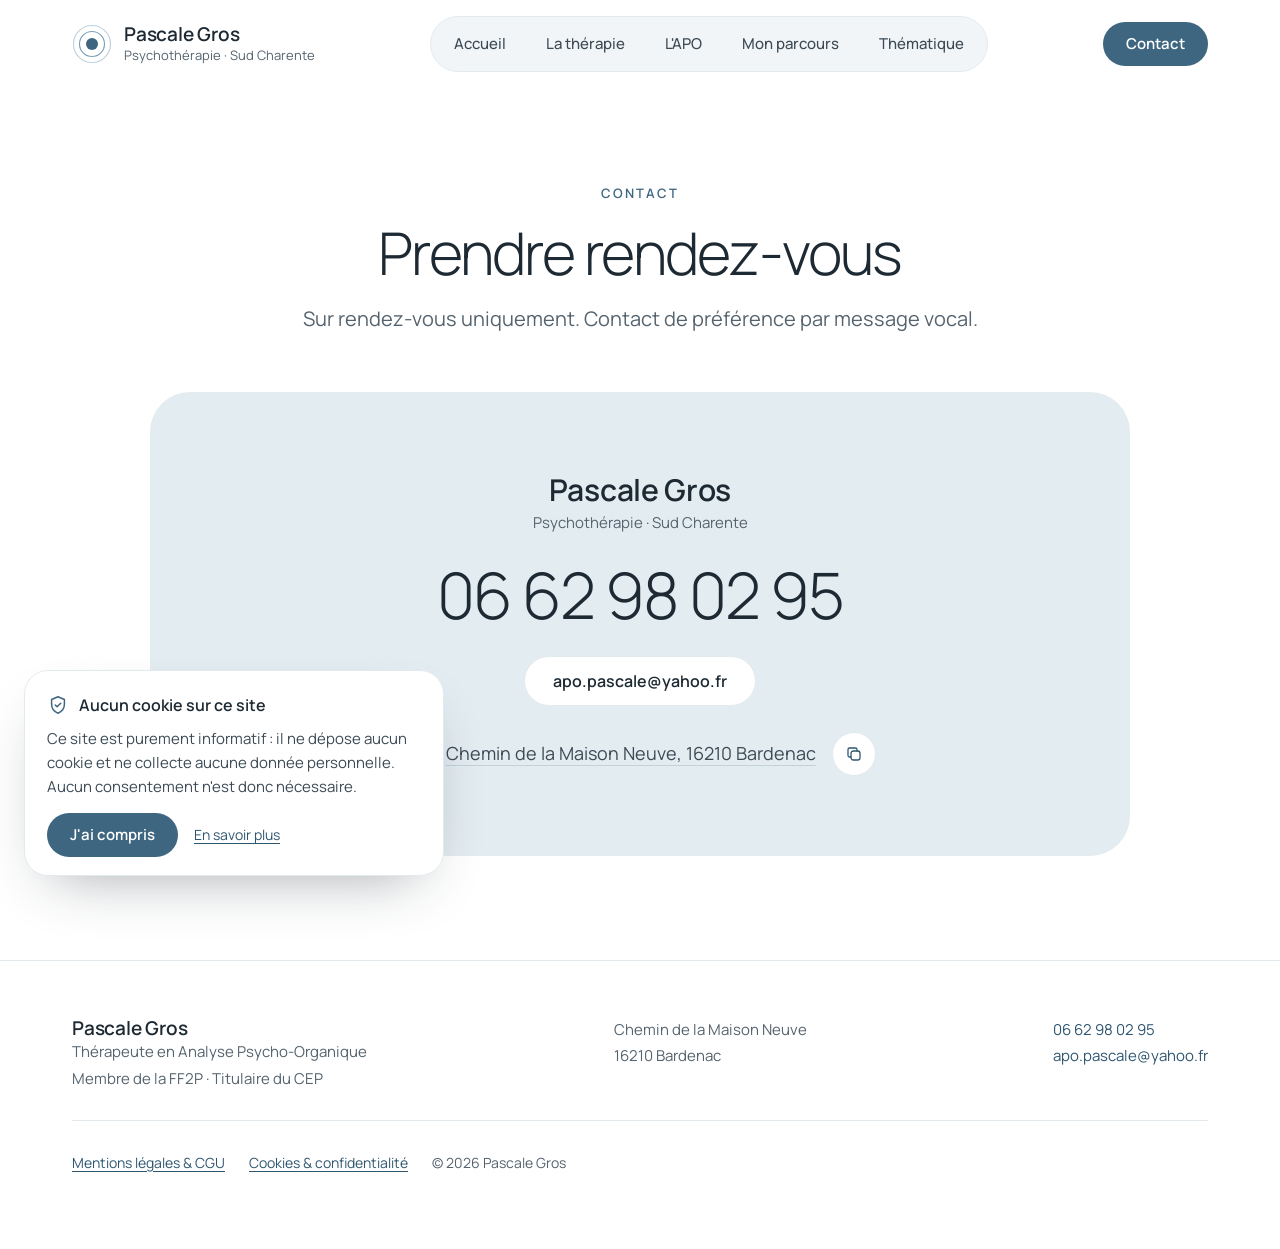
<file: contact/index.html>
<!DOCTYPE html><html lang="fr"><head><meta charSet="utf-8"/><meta name="viewport" content="width=device-width, initial-scale=1, viewport-fit=cover"/><link rel="preload" href="/fonts/manrope-latin-var.woff2" as="font" crossorigin="anonymous" type="font/woff2"/><link rel="stylesheet" href="/_next/static/chunks/3fq0aaov4mzmm.css" data-precedence="next"/><link rel="preload" as="script" fetchPriority="low" href="/_next/static/chunks/310vm2bl3xxpt.js"/><script src="/_next/static/chunks/2w-eoooe2od6u.js" async=""></script><script src="/_next/static/chunks/23e6jep2anmtk.js" async=""></script><script src="/_next/static/chunks/1rhpnhoywj_ox.js" async=""></script><script src="/_next/static/chunks/turbopack-2u1d16houkiyo.js" async=""></script><script src="/_next/static/chunks/3qfy96eoyh-ek.js" async=""></script><script src="/_next/static/chunks/2rxnlnwu36vvy.js" async=""></script><script src="/_next/static/chunks/1ah0ho1-rl5ug.js" async=""></script><link rel="preload" href="/fonts/manrope-latin-var.woff2" as="font" type="font/woff2" crossorigin="anonymous"/><meta name="theme-color" content="#FFFFFF"/><meta name="color-scheme" content="light"/><title>Contact et rendez-vous · Pascale Gros, thérapeute en Sud Charente</title><meta name="description" content="Prendre rendez-vous avec Pascale Gros, thérapeute en Analyse Psycho-Organique à Bardenac (16210). Téléphone 06 62 98 02 95, de préférence par message vocal. Sur rendez-vous uniquement."/><meta name="application-name" content="Pascale Gros — Psychothérapie"/><meta name="author" content="Pascale Gros"/><link rel="manifest" href="/manifest.webmanifest"/><meta name="keywords" content="psychothérapie,Analyse Psycho-Organique,APO,thérapeute,Bardenac,Sud Charente,Charente,Barbezieux,Chalais,thérapie psychocorporelle,EFAPO"/><meta name="creator" content="Pascale Gros"/><meta name="publisher" content="Pascale Gros"/><meta name="robots" content="index, follow, max-image-preview:large, max-snippet:-1"/><meta name="category" content="health"/><link rel="canonical" href="https://psycharente.fr/contact/"/><meta property="og:title" content="Contact et rendez-vous · Pascale Gros"/><meta property="og:description" content="Prendre rendez-vous avec Pascale Gros, thérapeute en Analyse Psycho-Organique à Bardenac (16210). Téléphone 06 62 98 02 95, de préférence par message vocal. Sur rendez-vous uniquement."/><meta property="og:url" content="https://psycharente.fr/contact/"/><meta property="og:site_name" content="Pascale Gros — Cabinet de psychothérapie"/><meta property="og:locale" content="fr_FR"/><meta property="og:image" content="https://psycharente.fr/og-image.jpg"/><meta property="og:image:type" content="image/jpeg"/><meta property="og:image:width" content="1200"/><meta property="og:image:height" content="630"/><meta property="og:image:alt" content="Un voyage vers Soi — Pascale Gros, cabinet de psychothérapie en Sud Charente"/><meta property="og:type" content="website"/><meta name="twitter:card" content="summary_large_image"/><meta name="twitter:title" content="Contact et rendez-vous · Pascale Gros"/><meta name="twitter:description" content="Prendre rendez-vous avec Pascale Gros, thérapeute en Analyse Psycho-Organique à Bardenac (16210). Téléphone 06 62 98 02 95, de préférence par message vocal. Sur rendez-vous uniquement."/><meta name="twitter:image" content="https://psycharente.fr/og-image.jpg"/><meta name="twitter:image:alt" content="Un voyage vers Soi — Pascale Gros, cabinet de psychothérapie en Sud Charente"/><link rel="icon" href="/favicon.ico?favicon.41e_g4id0n_cp.ico" sizes="64x64" type="image/x-icon"/><link rel="icon" href="/icon.png?icon.29m6k_o_q63t7.png" sizes="192x192" type="image/png"/><link rel="apple-touch-icon" href="/apple-icon.png?apple-icon.40_oln4-pjdpa.png" sizes="180x180" type="image/png"/><script src="/_next/static/chunks/0cz1d0mv5g_q7.js" noModule=""></script></head><body><div hidden=""><!--$--><!--/$--></div><div class="min-h-screen pb-[84px] desk:pb-0"><a href="#contenu" class="sr-only z-[70] rounded-full bg-ink px-5 py-3 text-white no-underline focus:not-sr-only focus:fixed focus:top-3 focus:left-3 hover:text-white">Aller au contenu</a><header class="sticky top-0 z-10 bg-white/[0.86] pt-[env(safe-area-inset-top)] backdrop-blur-md"><div class="mx-auto w-full max-w-[1200px] pl-[max(20px,env(safe-area-inset-left))] pr-[max(20px,env(safe-area-inset-right))] tab:px-8 flex flex-nowrap items-center justify-between gap-3 py-4 desk:flex-wrap desk:gap-x-6"><a class="flex items-center gap-3 text-ink no-underline hover:text-ink" aria-label="Pascale Gros — retour à l&#x27;accueil" href="/"><svg viewBox="0 0 40 40" fill="none" aria-hidden="true" focusable="false" class="size-[34px] desk:size-10"><circle cx="20" cy="20" r="18.5" stroke="#BFD2DE" stroke-width="1.2"></circle><circle cx="20" cy="20" r="12.5" stroke="#7FA2B8" stroke-width="1.2"></circle><circle cx="20" cy="20" r="6" fill="#3E6680"></circle></svg><span><span class="block text-[17px] font-semibold leading-[1.2] tracking-[-0.01em] desk:text-[19px]">Pascale Gros</span><span class="hidden text-xs leading-normal text-muted xs:block desk:text-[13px]">Psychothérapie · Sud Charente</span></span></a><nav aria-label="Navigation principale" class="hidden flex-wrap gap-1 rounded-full border border-line bg-mist p-[5px] desk:flex"><a class="inline-flex min-h-11 items-center rounded-full px-[18px] py-[9px] text-[15px] font-medium leading-normal no-underline transition-[background-color,color,box-shadow] duration-[400ms] text-slate hover:bg-white/70 hover:text-ink" href="/">Accueil</a><a class="inline-flex min-h-11 items-center rounded-full px-[18px] py-[9px] text-[15px] font-medium leading-normal no-underline transition-[background-color,color,box-shadow] duration-[400ms] text-slate hover:bg-white/70 hover:text-ink" href="/therapy/">La thérapie</a><a class="inline-flex min-h-11 items-center rounded-full px-[18px] py-[9px] text-[15px] font-medium leading-normal no-underline transition-[background-color,color,box-shadow] duration-[400ms] text-slate hover:bg-white/70 hover:text-ink" href="/psycho-organic-analysis/">L&#x27;APO</a><a class="inline-flex min-h-11 items-center rounded-full px-[18px] py-[9px] text-[15px] font-medium leading-normal no-underline transition-[background-color,color,box-shadow] duration-[400ms] text-slate hover:bg-white/70 hover:text-ink" href="/about/">Mon parcours</a><a class="inline-flex min-h-11 items-center rounded-full px-[18px] py-[9px] text-[15px] font-medium leading-normal no-underline transition-[background-color,color,box-shadow] duration-[400ms] text-slate hover:bg-white/70 hover:text-ink" href="/themes/">Thématique</a></nav><a class="hidden desk:inline-flex items-center justify-center gap-2.5 rounded-full border-[1.5px] font-semibold no-underline cursor-pointer leading-normal transition-[background-color,color,box-shadow,transform] duration-[400ms] ease-[ease] bg-primary border-transparent text-white hover:bg-primary-dark hover:text-white hover:shadow-[0_12px_28px_-14px_rgba(46,86,112,0.6)] min-h-11 px-[22px] py-2 text-[15px]" href="/contact/">Contact</a><button type="button" aria-expanded="false" aria-controls="menu-mobile" class="inline-flex min-h-12 cursor-pointer items-center gap-2.5 rounded-full border-0 bg-ink px-3.5 text-base font-semibold text-white xs:pl-4 xs:pr-5 desk:hidden"><svg width="20" height="20" viewBox="0 0 24 24" fill="none" stroke="currentColor" stroke-width="1.8" stroke-linecap="round" stroke-linejoin="round" aria-hidden="true" focusable="false"><path d="M4 8h16M4 16h11"></path></svg>Menu</button></div></header><main id="contenu"><div class="animate-page-in"><script type="application/ld+json">{"@context":"https://schema.org","@type":"ContactPage","url":"https://psycharente.fr/contact/","about":{"@id":"https://psycharente.fr/#cabinet"}}</script><div class="mx-auto w-full max-w-[1200px] pl-[max(20px,env(safe-area-inset-left))] pr-[max(20px,env(safe-area-inset-right))] tab:px-8 flex flex-col items-center gap-[18px] pt-14 pb-9 text-center tab:pt-24 tab:pb-14"><span class="text-[13px] leading-normal font-semibold uppercase tracking-[0.16em] text-primary animate-fade-up">Contact</span><h1 class="m-0 font-light text-[clamp(36px,4.6vw,60px)] leading-[1.05] tracking-[-0.03em] animate-fade-up [animation-delay:150ms]">Prendre rendez-vous</h1><p class="m-0 text-[20px] text-muted animate-fade-up [animation-delay:300ms]">Sur rendez-vous uniquement. Contact de préférence par message vocal.</p></div><div class="mx-auto w-full max-w-[1200px] pl-[max(20px,env(safe-area-inset-left))] pr-[max(20px,env(safe-area-inset-right))] tab:px-8 pb-[104px]"><div class="mx-auto flex max-w-[980px] flex-col items-center gap-[22px] rounded-[28px] bg-sky px-6 py-12 text-center animate-fade-up tab:rounded-[40px] tab:px-10 tab:py-20 [animation-delay:450ms]"><div class="flex flex-col items-center gap-1"><p class="m-0 text-[26px] font-semibold leading-[1.2] tracking-[-0.01em] text-ink tab:text-[30px]">Pascale Gros</p><p class="m-0 text-[15px] leading-normal text-muted">Psychothérapie · Sud Charente</p></div><a href="tel:+33662980295" class="text-[clamp(36px,5vw,64px)] font-light leading-[1.2] tracking-[-0.03em] text-ink no-underline hover:text-primary-dark">06 62 98 02 95</a><div class="flex flex-wrap justify-center gap-3"><a href="tel:+33662980295" class="hidden callable:inline-flex items-center justify-center gap-2.5 rounded-full border-[1.5px] font-semibold no-underline cursor-pointer leading-normal transition-[background-color,color,box-shadow,transform] duration-[400ms] ease-[ease] bg-primary border-transparent text-white hover:bg-primary-dark hover:text-white hover:shadow-[0_12px_28px_-14px_rgba(46,86,112,0.6)] min-h-[50px] px-7 py-3 text-base">Appeler</a><a href="mailto:apo.pascale@yahoo.fr" class="inline-flex items-center justify-center gap-2.5 rounded-full border-[1.5px] font-semibold no-underline cursor-pointer leading-normal transition-[background-color,color,box-shadow,transform] duration-[400ms] ease-[ease] bg-white border-line text-ink hover:bg-sky hover:text-ink min-h-[50px] px-7 py-3 text-base">apo.pascale@yahoo.fr</a></div><div class="flex items-center justify-center gap-2 mt-1"><a href="https://www.google.com/maps/search/?api=1&amp;query=Chemin%20de%20la%20Maison%20Neuve%2C%2016210%20Bardenac%2C%20France" target="_blank" rel="noopener noreferrer" title="Ouvrir dans une application de cartes (mobile) · copier l&#x27;adresse (ordinateur)" class="group inline-flex min-h-11 flex-col items-center gap-1 rounded-3xl px-2 py-1 text-center text-slate no-underline hover:text-ink tab:flex-row tab:gap-3 tab:rounded-full tab:py-0 tab:text-left"><svg width="22" height="22" viewBox="0 0 24 24" fill="none" stroke="currentColor" stroke-width="1.6" stroke-linecap="round" stroke-linejoin="round" aria-hidden="true" focusable="false" class="flex-none"><path d="M12 21s-7-6.2-7-11.5A7 7 0 0 1 19 9.5C19 14.8 12 21 12 21z"></path><circle cx="12" cy="9.5" r="2.5"></circle></svg><span class="underline decoration-ring-1 decoration-1 underline-offset-[5px] transition-colors group-hover:decoration-primary"><span class="whitespace-nowrap">Chemin de la Maison Neuve<!-- -->,</span><br class="tab:hidden"/> <span class="whitespace-nowrap">16210<!-- --> <!-- -->Bardenac</span></span></a><button type="button" aria-label="Copier l&#x27;adresse" title="Copier l&#x27;adresse" class="inline-flex size-11 flex-none cursor-pointer items-center justify-center rounded-full border border-line bg-white text-primary-dark transition-colors duration-300 hover:bg-mist hover:text-primary-deep"><svg width="18" height="18" viewBox="0 0 24 24" fill="none" stroke="currentColor" stroke-width="1.7" stroke-linecap="round" stroke-linejoin="round" aria-hidden="true" focusable="false"><rect x="8" y="8" width="12" height="12" rx="3"></rect><path d="M16 8V6a2 2 0 0 0-2-2H6a2 2 0 0 0-2 2v8a2 2 0 0 0 2 2h2"></path></svg></button></div></div></div><!--$--><!--/$--></div></main><footer class="border-t border-line pt-14 pb-16 text-[15px] text-muted"><div class="mx-auto w-full max-w-[1200px] pl-[max(20px,env(safe-area-inset-left))] pr-[max(20px,env(safe-area-inset-right))] tab:px-8"><div class="flex flex-col justify-between gap-5 tab:flex-row tab:flex-wrap tab:gap-x-16 tab:gap-y-6"><div><span class="block text-[19px] font-semibold leading-[1.2] tracking-[-0.01em] text-ink">Pascale Gros</span>Thérapeute en Analyse Psycho-Organique<br/>Membre de la FF2P · Titulaire du CEP</div><address class="not-italic">Chemin de la Maison Neuve<br/>16210<!-- --> <!-- -->Bardenac</address><div><a href="tel:+33662980295">06 62 98 02 95</a><br/><a href="mailto:apo.pascale@yahoo.fr">apo.pascale@yahoo.fr</a></div></div><div class="mt-7 flex flex-wrap items-center gap-x-6 gap-y-1 border-t border-line pt-5"><a class="inline-flex min-h-11 items-center bg-transparent p-0 text-sm text-primary-dark underline underline-offset-[3px] hover:text-primary-deep cursor-pointer" href="/legal-notice/">Mentions légales &amp; CGU</a><a class="inline-flex min-h-11 items-center bg-transparent p-0 text-sm text-primary-dark underline underline-offset-[3px] hover:text-primary-deep cursor-pointer" href="/privacy/">Cookies &amp; confidentialité</a><span class="text-sm">© <!-- -->2026<!-- --> Pascale Gros</span></div></div></footer><div aria-label="Contact rapide" role="region" class="fixed inset-x-0 bottom-0 z-40 grid grid-cols-[minmax(0,1fr)_minmax(0,1.4fr)] gap-2.5 border-t border-line bg-white/[0.94] pt-2.5 pr-[max(16px,env(safe-area-inset-right))] pb-[calc(10px+env(safe-area-inset-bottom))] pl-[max(16px,env(safe-area-inset-left))] backdrop-blur-md desk:hidden"><a href="tel:+33662980295" class="inline-flex items-center justify-center gap-2.5 rounded-full border-[1.5px] font-semibold no-underline cursor-pointer leading-normal transition-[background-color,color,box-shadow,transform] duration-[400ms] ease-[ease] bg-mist border-line text-ink hover:bg-sky hover:text-ink min-h-[52px] px-3.5 py-2.5 text-base w-full"><svg width="18" height="18" viewBox="0 0 24 24" fill="none" stroke="currentColor" stroke-width="1.7" stroke-linecap="round" stroke-linejoin="round" aria-hidden="true" focusable="false"><path d="M22 16.9v3a2 2 0 0 1-2.2 2 19.8 19.8 0 0 1-8.6-3.1 19.5 19.5 0 0 1-6-6A19.8 19.8 0 0 1 2.1 4.2 2 2 0 0 1 4.1 2h3a2 2 0 0 1 2 1.7c.1.9.4 1.8.7 2.7a2 2 0 0 1-.5 2.1L8 9.8a16 16 0 0 0 6 6l1.3-1.3a2 2 0 0 1 2.1-.4c.9.3 1.8.6 2.7.7a2 2 0 0 1 1.7 2z"></path></svg>Appeler</a><a class="inline-flex items-center justify-center gap-2.5 rounded-full border-[1.5px] font-semibold no-underline cursor-pointer leading-normal transition-[background-color,color,box-shadow,transform] duration-[400ms] ease-[ease] bg-primary border-transparent text-white hover:bg-primary-dark hover:text-white hover:shadow-[0_12px_28px_-14px_rgba(46,86,112,0.6)] min-h-[52px] px-3.5 py-2.5 text-base w-full" href="/contact/">Prendre rendez-vous</a></div></div><script id="_R_">(globalThis["TURBOPACK"] || (globalThis["TURBOPACK"] = [])).push({"otherChunks":["static/chunks/310vm2bl3xxpt.js","static/chunks/2w-eoooe2od6u.js","static/chunks/23e6jep2anmtk.js","static/chunks/1rhpnhoywj_ox.js"],"runtimeModuleIds":[94553]});</script><script src="/_next/static/chunks/310vm2bl3xxpt.js" async=""></script><script>(self.__next_f=self.__next_f||[]).push([0])</script><script>self.__next_f.push([1,"1:\"$Sreact.fragment\"\n2:\"/_next/static/chunks/3qfy96eoyh-ek.js\"\n3:I[39756,[\"$2\"],\"default\"]\n4:I[37457,[\"$2\"],\"default\"]\n5:\"/_next/static/chunks/2rxnlnwu36vvy.js\"\n6:I[70119,[\"$2\",\"$5\"],\"default\"]\n7:\"/_next/static/chunks/1ah0ho1-rl5ug.js\"\n8:I[22016,[\"$2\",\"$5\",\"$7\"],\"\"]\n15:I[68027,[\"$2\"],\"default\",1]\n:HL[\"/_next/static/chunks/3fq0aaov4mzmm.css\",\"style\"]\n:HL[\"/fonts/manrope-latin-var.woff2\",\"font\",{\"crossOrigin\":\"anonymous\",\"type\":\"font/woff2\"}]\n11:X\n12:[[\"children\",{\"s\":\"__PAGE__\",\"h\":512,\"d\":{\"r\":\"$L13\",\"p\":false,\"v\":null}}]]\nf:[[\"children\",{\"s\":\"contact\",\"h\":512,\"d\":{\"r\":\"$L10\",\"p\":false,\"v\":\"$11\"},\"c\":\"$Q12\"}]]\nd:[[\"children\",{\"s\":\"(site)\",\"h\":512,\"d\":{\"r\":\"$Le\",\"p\":false,\"v\":null},\"c\":\"$Qf\"}]]\n"])</script><script>self.__next_f.push([1,"0:{\"P\":null,\"c\":[\"\",\"contact\",\"\"],\"q\":\"\",\"i\":false,\"t\":{\"t\":{\"s\":\"\",\"h\":528,\"d\":{\"r\":[\"$\",\"$1\",\"c\",{\"children\":[[[\"$\",\"link\",\"0\",{\"rel\":\"stylesheet\",\"href\":\"/_next/static/chunks/3fq0aaov4mzmm.css\",\"precedence\":\"next\",\"crossOrigin\":\"$undefined\",\"nonce\":\"$undefined\"}],[\"$\",\"script\",\"script-0\",{\"src\":\"/_next/static/chunks/3qfy96eoyh-ek.js\",\"async\":true,\"nonce\":\"$undefined\"}]],[\"$\",\"html\",null,{\"lang\":\"fr\",\"children\":[[\"$\",\"head\",null,{\"children\":[\"$\",\"link\",null,{\"rel\":\"preload\",\"href\":\"/fonts/manrope-latin-var.woff2\",\"as\":\"font\",\"type\":\"font/woff2\",\"crossOrigin\":\"anonymous\"}]}],[\"$\",\"body\",null,{\"children\":[\"$\",\"$L3\",null,{\"parallelRouterKey\":\"children\",\"error\":\"$undefined\",\"errorStyles\":\"$undefined\",\"errorScripts\":\"$undefined\",\"template\":[\"$\",\"$L4\",null,{}],\"templateStyles\":\"$undefined\",\"templateScripts\":\"$undefined\",\"notFound\":[[\"$\",\"div\",null,{\"className\":\"min-h-screen pb-[84px] desk:pb-0\",\"children\":[[\"$\",\"a\",null,{\"href\":\"#contenu\",\"className\":\"sr-only z-[70] rounded-full bg-ink px-5 py-3 text-white no-underline focus:not-sr-only focus:fixed focus:top-3 focus:left-3 hover:text-white\",\"children\":\"Aller au contenu\"}],[\"$\",\"$L6\",null,{}],[\"$\",\"main\",null,{\"id\":\"contenu\",\"children\":[\"$\",\"div\",null,{\"className\":\"mx-auto w-full max-w-[1200px] pl-[max(20px,env(safe-area-inset-left))] pr-[max(20px,env(safe-area-inset-right))] tab:px-8 flex flex-col items-center gap-[18px] pt-24 pb-[104px] text-center\",\"children\":[[\"$\",\"span\",null,{\"className\":\"text-[13px] leading-normal font-semibold uppercase tracking-[0.16em] text-primary\",\"children\":\"Erreur 404\"}],[\"$\",\"h1\",null,{\"className\":\"m-0 font-light text-[clamp(36px,4.6vw,60px)] leading-[1.05] tracking-[-0.03em]\",\"children\":\"Cette page est introuvable\"}],[\"$\",\"p\",null,{\"className\":\"m-0 max-w-[520px] text-muted\",\"children\":\"L'adresse a peut-être changé. Vous pouvez revenir à l'accueil ou prendre contact directement.\"}],[\"$\",\"div\",null,{\"className\":\"mt-4 flex flex-wrap justify-center gap-3\",\"children\":[[\"$\",\"$L8\",null,{\"href\":\"/\",\"className\":\"inline-flex items-center justify-center gap-2.5 rounded-full border-[1.5px] font-semibold no-underline cursor-pointer leading-normal transition-[background-color,color,box-shadow,transform] duration-[400ms] ease-[ease] bg-primary border-transparent text-white hover:bg-primary-dark hover:text-white hover:shadow-[0_12px_28px_-14px_rgba(46,86,112,0.6)] min-h-[50px] px-7 py-3 text-base\",\"children\":\"Retour à l'accueil\"}],[\"$\",\"$L8\",null,{\"href\":\"/contact/\",\"className\":\"inline-flex items-center justify-center gap-2.5 rounded-full border-[1.5px] font-semibold no-underline cursor-pointer leading-normal transition-[background-color,color,box-shadow,transform] duration-[400ms] ease-[ease] bg-mist border-line text-ink hover:bg-sky hover:text-ink min-h-[50px] px-7 py-3 text-base\",\"children\":\"Contact\"}]]}]]}]}],[\"$\",\"footer\",null,{\"className\":\"border-t border-line pt-14 pb-16 text-[15px] text-muted\",\"children\":[\"$\",\"div\",null,{\"className\":\"mx-auto w-full max-w-[1200px] pl-[max(20px,env(safe-area-inset-left))] pr-[max(20px,env(safe-area-inset-right))] tab:px-8\",\"children\":[[\"$\",\"div\",null,{\"className\":\"flex flex-col justify-between gap-5 tab:flex-row tab:flex-wrap tab:gap-x-16 tab:gap-y-6\",\"children\":[[\"$\",\"div\",null,{\"children\":[[\"$\",\"span\",null,{\"className\":\"block text-[19px] font-semibold leading-[1.2] tracking-[-0.01em] text-ink\",\"children\":\"Pascale Gros\"}],\"Thérapeute en Analyse Psycho-Organique\",[\"$\",\"br\",null,{}],\"Membre de la FF2P · Titulaire du CEP\"]}],[\"$\",\"address\",null,{\"className\":\"not-italic\",\"children\":[\"Chemin de la Maison Neuve\",[\"$\",\"br\",null,{}],\"16210\",\" \",\"Bardenac\"]}],[\"$\",\"div\",null,{\"children\":[[\"$\",\"a\",null,{\"href\":\"tel:+33662980295\",\"children\":\"06 62 98 02 95\"}],[\"$\",\"br\",null,{}],[\"$\",\"a\",null,{\"href\":\"mailto:apo.pascale@yahoo.fr\",\"children\":\"apo.pascale@yahoo.fr\"}]]}]]}],[\"$\",\"div\",null,{\"className\":\"mt-7 flex flex-wrap items-center gap-x-6 gap-y-1 border-t border-line pt-5\",\"children\":[[\"$\",\"$L8\",null,{\"href\":\"/legal-notice/\",\"className\":\"inline-flex min-h-11 items-center bg-transparent p-0 text-sm text-primary-dark underline underline-offset-[3px] hover:text-primary-deep cursor-pointer\",\"children\":\"Mentions légales \u0026 CGU\"}],\"$L9\",\"$La\"]}]]}]}],\"$Lb\",\"$Lc\"]}],[]],\"forbidden\":\"$undefined\",\"unauthorized\":\"$undefined\"}]}]]}]]}],\"p\":false,\"v\":null},\"c\":\"$Qd\"},\"h\":{\"r\":\"$L14\",\"p\":false,\"v\":null}},\"m\":\"$undefined\",\"G\":[\"$15\",[\"$L16\"]],\"S\":true,\"r\":\"$undefined\",\"s\":\"$undefined\",\"a\":\"$undefined\",\"l\":\"$undefined\",\"p\":\"$undefined\",\"d\":\"$undefined\",\"b\":\"IPlgb3As97YncxdCPhkgf\"}\n"])</script><script>self.__next_f.push([1,"17:I[91297,[\"$2\",\"$5\"],\"default\"]\n1f:I[60305,[\"$2\",\"$5\",\"$7\"],\"default\"]\n20:I[97367,[\"$2\"],\"OutletBoundary\"]\n21:\"$Sreact.suspense\"\n23:\"ViewportBoundary\"\n24:I[97367,[\"$2\"],\"$23\"]\n26:\"MetadataBoundary\"\n27:I[97367,[\"$2\"],\"$26\"]\n9:[\"$\",\"$L8\",null,{\"href\":\"/privacy/\",\"className\":\"inline-flex min-h-11 items-center bg-transparent p-0 text-sm text-primary-dark underline underline-offset-[3px] hover:text-primary-deep cursor-pointer\",\"children\":\"Cookies \u0026 confidentialité\"}]\na:[\"$\",\"span\",null,{\"className\":\"text-sm\",\"children\":[\"© \",2026,\" Pascale Gros\"]}]\n"])</script><script>self.__next_f.push([1,"b:[\"$\",\"div\",null,{\"aria-label\":\"Contact rapide\",\"role\":\"region\",\"className\":\"fixed inset-x-0 bottom-0 z-40 grid grid-cols-[minmax(0,1fr)_minmax(0,1.4fr)] gap-2.5 border-t border-line bg-white/[0.94] pt-2.5 pr-[max(16px,env(safe-area-inset-right))] pb-[calc(10px+env(safe-area-inset-bottom))] pl-[max(16px,env(safe-area-inset-left))] backdrop-blur-md desk:hidden\",\"children\":[[\"$\",\"a\",null,{\"href\":\"tel:+33662980295\",\"className\":\"inline-flex items-center justify-center gap-2.5 rounded-full border-[1.5px] font-semibold no-underline cursor-pointer leading-normal transition-[background-color,color,box-shadow,transform] duration-[400ms] ease-[ease] bg-mist border-line text-ink hover:bg-sky hover:text-ink min-h-[52px] px-3.5 py-2.5 text-base w-full\",\"children\":[[\"$\",\"svg\",null,{\"width\":18,\"height\":18,\"viewBox\":\"0 0 24 24\",\"fill\":\"none\",\"stroke\":\"currentColor\",\"strokeWidth\":1.7,\"strokeLinecap\":\"round\",\"strokeLinejoin\":\"round\",\"aria-hidden\":true,\"focusable\":false,\"className\":\"$undefined\",\"children\":[\"$\",\"path\",null,{\"d\":\"M22 16.9v3a2 2 0 0 1-2.2 2 19.8 19.8 0 0 1-8.6-3.1 19.5 19.5 0 0 1-6-6A19.8 19.8 0 0 1 2.1 4.2 2 2 0 0 1 4.1 2h3a2 2 0 0 1 2 1.7c.1.9.4 1.8.7 2.7a2 2 0 0 1-.5 2.1L8 9.8a16 16 0 0 0 6 6l1.3-1.3a2 2 0 0 1 2.1-.4c.9.3 1.8.6 2.7.7a2 2 0 0 1 1.7 2z\"}]}],\"Appeler\"]}],[\"$\",\"$L8\",null,{\"href\":\"/contact/\",\"className\":\"inline-flex items-center justify-center gap-2.5 rounded-full border-[1.5px] font-semibold no-underline cursor-pointer leading-normal transition-[background-color,color,box-shadow,transform] duration-[400ms] ease-[ease] bg-primary border-transparent text-white hover:bg-primary-dark hover:text-white hover:shadow-[0_12px_28px_-14px_rgba(46,86,112,0.6)] min-h-[52px] px-3.5 py-2.5 text-base w-full\",\"children\":\"Prendre rendez-vous\"}]]}]\n"])</script><script>self.__next_f.push([1,"c:[\"$\",\"$L17\",null,{}]\n"])</script><script>self.__next_f.push([1,"e:[\"$\",\"$1\",\"c\",{\"children\":[[[\"$\",\"script\",\"script-0\",{\"src\":\"/_next/static/chunks/2rxnlnwu36vvy.js\",\"async\":true,\"nonce\":\"$undefined\"}]],[\"$\",\"div\",null,{\"className\":\"min-h-screen pb-[84px] desk:pb-0\",\"children\":[[\"$\",\"a\",null,{\"href\":\"#contenu\",\"className\":\"sr-only z-[70] rounded-full bg-ink px-5 py-3 text-white no-underline focus:not-sr-only focus:fixed focus:top-3 focus:left-3 hover:text-white\",\"children\":\"Aller au contenu\"}],[\"$\",\"$L6\",null,{}],[\"$\",\"main\",null,{\"id\":\"contenu\",\"children\":[\"$\",\"$L3\",null,{\"parallelRouterKey\":\"children\",\"error\":\"$undefined\",\"errorStyles\":\"$undefined\",\"errorScripts\":\"$undefined\",\"template\":[\"$\",\"div\",null,{\"className\":\"animate-page-in\",\"children\":[\"$\",\"$L4\",null,{}]}],\"templateStyles\":[],\"templateScripts\":null,\"notFound\":[[\"$\",\"div\",null,{\"className\":\"min-h-screen pb-[84px] desk:pb-0\",\"children\":[[\"$\",\"a\",null,{\"href\":\"#contenu\",\"className\":\"sr-only z-[70] rounded-full bg-ink px-5 py-3 text-white no-underline focus:not-sr-only focus:fixed focus:top-3 focus:left-3 hover:text-white\",\"children\":\"Aller au contenu\"}],[\"$\",\"$L6\",null,{}],[\"$\",\"main\",null,{\"id\":\"contenu\",\"children\":[\"$\",\"div\",null,{\"className\":\"mx-auto w-full max-w-[1200px] pl-[max(20px,env(safe-area-inset-left))] pr-[max(20px,env(safe-area-inset-right))] tab:px-8 flex flex-col items-center gap-[18px] pt-24 pb-[104px] text-center\",\"children\":[[\"$\",\"span\",null,{\"className\":\"text-[13px] leading-normal font-semibold uppercase tracking-[0.16em] text-primary\",\"children\":\"Erreur 404\"}],[\"$\",\"h1\",null,{\"className\":\"m-0 font-light text-[clamp(36px,4.6vw,60px)] leading-[1.05] tracking-[-0.03em]\",\"children\":\"Cette page est introuvable\"}],[\"$\",\"p\",null,{\"className\":\"m-0 max-w-[520px] text-muted\",\"children\":\"L'adresse a peut-être changé. Vous pouvez revenir à l'accueil ou prendre contact directement.\"}],[\"$\",\"div\",null,{\"className\":\"mt-4 flex flex-wrap justify-center gap-3\",\"children\":[[\"$\",\"$L8\",null,{\"href\":\"/\",\"className\":\"inline-flex items-center justify-center gap-2.5 rounded-full border-[1.5px] font-semibold no-underline cursor-pointer leading-normal transition-[background-color,color,box-shadow,transform] duration-[400ms] ease-[ease] bg-primary border-transparent text-white hover:bg-primary-dark hover:text-white hover:shadow-[0_12px_28px_-14px_rgba(46,86,112,0.6)] min-h-[50px] px-7 py-3 text-base\",\"children\":\"Retour à l'accueil\"}],[\"$\",\"$L8\",null,{\"href\":\"/contact/\",\"className\":\"inline-flex items-center justify-center gap-2.5 rounded-full border-[1.5px] font-semibold no-underline cursor-pointer leading-normal transition-[background-color,color,box-shadow,transform] duration-[400ms] ease-[ease] bg-mist border-line text-ink hover:bg-sky hover:text-ink min-h-[50px] px-7 py-3 text-base\",\"children\":\"Contact\"}]]}]]}]}],[\"$\",\"footer\",null,{\"className\":\"border-t border-line pt-14 pb-16 text-[15px] text-muted\",\"children\":[\"$\",\"div\",null,{\"className\":\"mx-auto w-full max-w-[1200px] pl-[max(20px,env(safe-area-inset-left))] pr-[max(20px,env(safe-area-inset-right))] tab:px-8\",\"children\":[[\"$\",\"div\",null,{\"className\":\"flex flex-col justify-between gap-5 tab:flex-row tab:flex-wrap tab:gap-x-16 tab:gap-y-6\",\"children\":[[\"$\",\"div\",null,{\"children\":[[\"$\",\"span\",null,{\"className\":\"block text-[19px] font-semibold leading-[1.2] tracking-[-0.01em] text-ink\",\"children\":\"Pascale Gros\"}],\"Thérapeute en Analyse Psycho-Organique\",[\"$\",\"br\",null,{}],\"Membre de la FF2P · Titulaire du CEP\"]}],[\"$\",\"address\",null,{\"className\":\"not-italic\",\"children\":[\"Chemin de la Maison Neuve\",[\"$\",\"br\",null,{}],\"16210\",\" \",\"Bardenac\"]}],[\"$\",\"div\",null,{\"children\":[[\"$\",\"a\",null,{\"href\":\"tel:+33662980295\",\"children\":\"06 62 98 02 95\"}],[\"$\",\"br\",null,{}],[\"$\",\"a\",null,{\"href\":\"mailto:apo.pascale@yahoo.fr\",\"children\":\"apo.pascale@yahoo.fr\"}]]}]]}],[\"$\",\"div\",null,{\"className\":\"mt-7 flex flex-wrap items-center gap-x-6 gap-y-1 border-t border-line pt-5\",\"children\":[[\"$\",\"$L8\",null,{\"href\":\"/legal-notice/\",\"className\":\"inline-flex min-h-11 items-center bg-transparent p-0 text-sm text-primary-dark underline underline-offset-[3px] hover:text-primary-deep cursor-pointer\",\"children\":\"Mentions légales \u0026 CGU\"}],\"$L18\",\"$L19\"]}]]}]}],\"$L1a\",\"$L1b\"]}],[]],\"forbidden\":\"$undefined\",\"unauthorized\":\"$undefined\"}]}],\"$L1c\",\"$L1d\",\"$L1e\"]}]]}]\n"])</script><script>self.__next_f.push([1,"10:[\"$\",\"$1\",\"c\",{\"children\":[null,[\"$\",\"$L3\",null,{\"parallelRouterKey\":\"children\",\"error\":\"$undefined\",\"errorStyles\":\"$undefined\",\"errorScripts\":\"$undefined\",\"template\":[\"$\",\"$L4\",null,{}],\"templateStyles\":\"$undefined\",\"templateScripts\":\"$undefined\",\"notFound\":\"$undefined\",\"forbidden\":\"$undefined\",\"unauthorized\":\"$undefined\"}]]}]\n"])</script><script>self.__next_f.push([1,"13:[\"$\",\"$1\",\"c\",{\"children\":[[[\"$\",\"script\",null,{\"type\":\"application/ld+json\",\"dangerouslySetInnerHTML\":{\"__html\":\"{\\\"@context\\\":\\\"https://schema.org\\\",\\\"@type\\\":\\\"ContactPage\\\",\\\"url\\\":\\\"https://psycharente.fr/contact/\\\",\\\"about\\\":{\\\"@id\\\":\\\"https://psycharente.fr/#cabinet\\\"}}\"}}],[\"$\",\"div\",null,{\"className\":\"mx-auto w-full max-w-[1200px] pl-[max(20px,env(safe-area-inset-left))] pr-[max(20px,env(safe-area-inset-right))] tab:px-8 flex flex-col items-center gap-[18px] pt-14 pb-9 text-center tab:pt-24 tab:pb-14\",\"children\":[[\"$\",\"span\",null,{\"className\":\"text-[13px] leading-normal font-semibold uppercase tracking-[0.16em] text-primary animate-fade-up\",\"children\":\"Contact\"}],[\"$\",\"h1\",null,{\"className\":\"m-0 font-light text-[clamp(36px,4.6vw,60px)] leading-[1.05] tracking-[-0.03em] animate-fade-up [animation-delay:150ms]\",\"children\":\"Prendre rendez-vous\"}],[\"$\",\"p\",null,{\"className\":\"m-0 text-[20px] text-muted animate-fade-up [animation-delay:300ms]\",\"children\":\"Sur rendez-vous uniquement. Contact de préférence par message vocal.\"}]]}],[\"$\",\"div\",null,{\"className\":\"mx-auto w-full max-w-[1200px] pl-[max(20px,env(safe-area-inset-left))] pr-[max(20px,env(safe-area-inset-right))] tab:px-8 pb-[104px]\",\"children\":[\"$\",\"div\",null,{\"className\":\"mx-auto flex max-w-[980px] flex-col items-center gap-[22px] rounded-[28px] bg-sky px-6 py-12 text-center animate-fade-up tab:rounded-[40px] tab:px-10 tab:py-20 [animation-delay:450ms]\",\"children\":[[\"$\",\"div\",null,{\"className\":\"flex flex-col items-center gap-1\",\"children\":[[\"$\",\"p\",null,{\"className\":\"m-0 text-[26px] font-semibold leading-[1.2] tracking-[-0.01em] text-ink tab:text-[30px]\",\"children\":\"Pascale Gros\"}],[\"$\",\"p\",null,{\"className\":\"m-0 text-[15px] leading-normal text-muted\",\"children\":\"Psychothérapie · Sud Charente\"}]]}],[\"$\",\"a\",null,{\"href\":\"tel:+33662980295\",\"className\":\"text-[clamp(36px,5vw,64px)] font-light leading-[1.2] tracking-[-0.03em] text-ink no-underline hover:text-primary-dark\",\"children\":\"06 62 98 02 95\"}],[\"$\",\"div\",null,{\"className\":\"flex flex-wrap justify-center gap-3\",\"children\":[[\"$\",\"a\",null,{\"href\":\"tel:+33662980295\",\"className\":\"hidden callable:inline-flex items-center justify-center gap-2.5 rounded-full border-[1.5px] font-semibold no-underline cursor-pointer leading-normal transition-[background-color,color,box-shadow,transform] duration-[400ms] ease-[ease] bg-primary border-transparent text-white hover:bg-primary-dark hover:text-white hover:shadow-[0_12px_28px_-14px_rgba(46,86,112,0.6)] min-h-[50px] px-7 py-3 text-base\",\"children\":\"Appeler\"}],[\"$\",\"a\",null,{\"href\":\"mailto:apo.pascale@yahoo.fr\",\"className\":\"inline-flex items-center justify-center gap-2.5 rounded-full border-[1.5px] font-semibold no-underline cursor-pointer leading-normal transition-[background-color,color,box-shadow,transform] duration-[400ms] ease-[ease] bg-white border-line text-ink hover:bg-sky hover:text-ink min-h-[50px] px-7 py-3 text-base\",\"children\":\"apo.pascale@yahoo.fr\"}]]}],[\"$\",\"$L1f\",null,{\"className\":\"mt-1\"}]]}]}]],[[\"$\",\"script\",\"script-0\",{\"src\":\"/_next/static/chunks/1ah0ho1-rl5ug.js\",\"async\":true,\"nonce\":\"$undefined\"}]],[\"$\",\"$L20\",null,{\"children\":[\"$\",\"$21\",null,{\"name\":\"Next.MetadataOutlet\",\"children\":\"$@22\"}]}]]}]\n"])</script><script>self.__next_f.push([1,"14:[\"$\",\"$1\",\"h\",{\"children\":[null,[\"$\",\"$L24\",null,{\"children\":\"$L25\"}],[\"$\",\"$L27\",null,{\"children\":[[\"$\",\"div\",null,{\"hidden\":true,\"children\":[\"$\",\"$21\",null,{\"name\":\"Next.Metadata\",\"children\":\"$L28\"}]}],null]}],null]}]\n16:[\"$\",\"link\",\"0\",{\"rel\":\"stylesheet\",\"href\":\"/_next/static/chunks/3fq0aaov4mzmm.css\",\"precedence\":\"next\",\"crossOrigin\":\"$undefined\",\"nonce\":\"$undefined\"}]\n"])</script><script>self.__next_f.push([1,"11:C\n18:[\"$\",\"$L8\",null,{\"href\":\"/privacy/\",\"className\":\"inline-flex min-h-11 items-center bg-transparent p-0 text-sm text-primary-dark underline underline-offset-[3px] hover:text-primary-deep cursor-pointer\",\"children\":\"Cookies \u0026 confidentialité\"}]\n19:[\"$\",\"span\",null,{\"className\":\"text-sm\",\"children\":[\"© \",2026,\" Pascale Gros\"]}]\n"])</script><script>self.__next_f.push([1,"1a:[\"$\",\"div\",null,{\"aria-label\":\"Contact rapide\",\"role\":\"region\",\"className\":\"fixed inset-x-0 bottom-0 z-40 grid grid-cols-[minmax(0,1fr)_minmax(0,1.4fr)] gap-2.5 border-t border-line bg-white/[0.94] pt-2.5 pr-[max(16px,env(safe-area-inset-right))] pb-[calc(10px+env(safe-area-inset-bottom))] pl-[max(16px,env(safe-area-inset-left))] backdrop-blur-md desk:hidden\",\"children\":[[\"$\",\"a\",null,{\"href\":\"tel:+33662980295\",\"className\":\"inline-flex items-center justify-center gap-2.5 rounded-full border-[1.5px] font-semibold no-underline cursor-pointer leading-normal transition-[background-color,color,box-shadow,transform] duration-[400ms] ease-[ease] bg-mist border-line text-ink hover:bg-sky hover:text-ink min-h-[52px] px-3.5 py-2.5 text-base w-full\",\"children\":[[\"$\",\"svg\",null,{\"width\":18,\"height\":18,\"viewBox\":\"0 0 24 24\",\"fill\":\"none\",\"stroke\":\"currentColor\",\"strokeWidth\":1.7,\"strokeLinecap\":\"round\",\"strokeLinejoin\":\"round\",\"aria-hidden\":true,\"focusable\":false,\"className\":\"$undefined\",\"children\":[\"$\",\"path\",null,{\"d\":\"M22 16.9v3a2 2 0 0 1-2.2 2 19.8 19.8 0 0 1-8.6-3.1 19.5 19.5 0 0 1-6-6A19.8 19.8 0 0 1 2.1 4.2 2 2 0 0 1 4.1 2h3a2 2 0 0 1 2 1.7c.1.9.4 1.8.7 2.7a2 2 0 0 1-.5 2.1L8 9.8a16 16 0 0 0 6 6l1.3-1.3a2 2 0 0 1 2.1-.4c.9.3 1.8.6 2.7.7a2 2 0 0 1 1.7 2z\"}]}],\"Appeler\"]}],[\"$\",\"$L8\",null,{\"href\":\"/contact/\",\"className\":\"inline-flex items-center justify-center gap-2.5 rounded-full border-[1.5px] font-semibold no-underline cursor-pointer leading-normal transition-[background-color,color,box-shadow,transform] duration-[400ms] ease-[ease] bg-primary border-transparent text-white hover:bg-primary-dark hover:text-white hover:shadow-[0_12px_28px_-14px_rgba(46,86,112,0.6)] min-h-[52px] px-3.5 py-2.5 text-base w-full\",\"children\":\"Prendre rendez-vous\"}]]}]\n"])</script><script>self.__next_f.push([1,"1b:[\"$\",\"$L17\",null,{}]\n"])</script><script>self.__next_f.push([1,"1c:[\"$\",\"footer\",null,{\"className\":\"border-t border-line pt-14 pb-16 text-[15px] text-muted\",\"children\":[\"$\",\"div\",null,{\"className\":\"mx-auto w-full max-w-[1200px] pl-[max(20px,env(safe-area-inset-left))] pr-[max(20px,env(safe-area-inset-right))] tab:px-8\",\"children\":[[\"$\",\"div\",null,{\"className\":\"flex flex-col justify-between gap-5 tab:flex-row tab:flex-wrap tab:gap-x-16 tab:gap-y-6\",\"children\":[[\"$\",\"div\",null,{\"children\":[[\"$\",\"span\",null,{\"className\":\"block text-[19px] font-semibold leading-[1.2] tracking-[-0.01em] text-ink\",\"children\":\"Pascale Gros\"}],\"Thérapeute en Analyse Psycho-Organique\",[\"$\",\"br\",null,{}],\"Membre de la FF2P · Titulaire du CEP\"]}],[\"$\",\"address\",null,{\"className\":\"not-italic\",\"children\":[\"Chemin de la Maison Neuve\",[\"$\",\"br\",null,{}],\"16210\",\" \",\"Bardenac\"]}],[\"$\",\"div\",null,{\"children\":[[\"$\",\"a\",null,{\"href\":\"tel:+33662980295\",\"children\":\"06 62 98 02 95\"}],[\"$\",\"br\",null,{}],[\"$\",\"a\",null,{\"href\":\"mailto:apo.pascale@yahoo.fr\",\"children\":\"apo.pascale@yahoo.fr\"}]]}]]}],[\"$\",\"div\",null,{\"className\":\"mt-7 flex flex-wrap items-center gap-x-6 gap-y-1 border-t border-line pt-5\",\"children\":[[\"$\",\"$L8\",null,{\"href\":\"/legal-notice/\",\"className\":\"inline-flex min-h-11 items-center bg-transparent p-0 text-sm text-primary-dark underline underline-offset-[3px] hover:text-primary-deep cursor-pointer\",\"children\":\"Mentions légales \u0026 CGU\"}],[\"$\",\"$L8\",null,{\"href\":\"/privacy/\",\"className\":\"inline-flex min-h-11 items-center bg-transparent p-0 text-sm text-primary-dark underline underline-offset-[3px] hover:text-primary-deep cursor-pointer\",\"children\":\"Cookies \u0026 confidentialité\"}],[\"$\",\"span\",null,{\"className\":\"text-sm\",\"children\":[\"© \",2026,\" Pascale Gros\"]}]]}]]}]}]\n"])</script><script>self.__next_f.push([1,"1d:[\"$\",\"div\",null,{\"aria-label\":\"Contact rapide\",\"role\":\"region\",\"className\":\"fixed inset-x-0 bottom-0 z-40 grid grid-cols-[minmax(0,1fr)_minmax(0,1.4fr)] gap-2.5 border-t border-line bg-white/[0.94] pt-2.5 pr-[max(16px,env(safe-area-inset-right))] pb-[calc(10px+env(safe-area-inset-bottom))] pl-[max(16px,env(safe-area-inset-left))] backdrop-blur-md desk:hidden\",\"children\":[[\"$\",\"a\",null,{\"href\":\"tel:+33662980295\",\"className\":\"inline-flex items-center justify-center gap-2.5 rounded-full border-[1.5px] font-semibold no-underline cursor-pointer leading-normal transition-[background-color,color,box-shadow,transform] duration-[400ms] ease-[ease] bg-mist border-line text-ink hover:bg-sky hover:text-ink min-h-[52px] px-3.5 py-2.5 text-base w-full\",\"children\":[[\"$\",\"svg\",null,{\"width\":18,\"height\":18,\"viewBox\":\"0 0 24 24\",\"fill\":\"none\",\"stroke\":\"currentColor\",\"strokeWidth\":1.7,\"strokeLinecap\":\"round\",\"strokeLinejoin\":\"round\",\"aria-hidden\":true,\"focusable\":false,\"className\":\"$undefined\",\"children\":[\"$\",\"path\",null,{\"d\":\"M22 16.9v3a2 2 0 0 1-2.2 2 19.8 19.8 0 0 1-8.6-3.1 19.5 19.5 0 0 1-6-6A19.8 19.8 0 0 1 2.1 4.2 2 2 0 0 1 4.1 2h3a2 2 0 0 1 2 1.7c.1.9.4 1.8.7 2.7a2 2 0 0 1-.5 2.1L8 9.8a16 16 0 0 0 6 6l1.3-1.3a2 2 0 0 1 2.1-.4c.9.3 1.8.6 2.7.7a2 2 0 0 1 1.7 2z\"}]}],\"Appeler\"]}],[\"$\",\"$L8\",null,{\"href\":\"/contact/\",\"className\":\"inline-flex items-center justify-center gap-2.5 rounded-full border-[1.5px] font-semibold no-underline cursor-pointer leading-normal transition-[background-color,color,box-shadow,transform] duration-[400ms] ease-[ease] bg-primary border-transparent text-white hover:bg-primary-dark hover:text-white hover:shadow-[0_12px_28px_-14px_rgba(46,86,112,0.6)] min-h-[52px] px-3.5 py-2.5 text-base w-full\",\"children\":\"Prendre rendez-vous\"}]]}]\n"])</script><script>self.__next_f.push([1,"1e:[\"$\",\"$L17\",null,{}]\n"])</script><script>self.__next_f.push([1,"25:[[\"$\",\"meta\",\"0\",{\"charSet\":\"utf-8\"}],[\"$\",\"meta\",\"1\",{\"name\":\"viewport\",\"content\":\"width=device-width, initial-scale=1, viewport-fit=cover\"}],[\"$\",\"meta\",\"2\",{\"name\":\"theme-color\",\"content\":\"#FFFFFF\"}],[\"$\",\"meta\",\"3\",{\"name\":\"color-scheme\",\"content\":\"light\"}]]\n"])</script><script>self.__next_f.push([1,"29:I[27201,[\"$2\"],\"IconMark\"]\n22:null\n"])</script><script>self.__next_f.push([1,"28:[[\"$\",\"title\",\"0\",{\"children\":\"Contact et rendez-vous · Pascale Gros, thérapeute en Sud Charente\"}],[\"$\",\"meta\",\"1\",{\"name\":\"description\",\"content\":\"Prendre rendez-vous avec Pascale Gros, thérapeute en Analyse Psycho-Organique à Bardenac (16210). Téléphone 06 62 98 02 95, de préférence par message vocal. Sur rendez-vous uniquement.\"}],[\"$\",\"meta\",\"2\",{\"name\":\"application-name\",\"content\":\"Pascale Gros — Psychothérapie\"}],[\"$\",\"meta\",\"3\",{\"name\":\"author\",\"content\":\"Pascale Gros\"}],[\"$\",\"link\",\"4\",{\"rel\":\"manifest\",\"href\":\"/manifest.webmanifest\",\"crossOrigin\":\"$undefined\"}],[\"$\",\"meta\",\"5\",{\"name\":\"keywords\",\"content\":\"psychothérapie,Analyse Psycho-Organique,APO,thérapeute,Bardenac,Sud Charente,Charente,Barbezieux,Chalais,thérapie psychocorporelle,EFAPO\"}],[\"$\",\"meta\",\"6\",{\"name\":\"creator\",\"content\":\"Pascale Gros\"}],[\"$\",\"meta\",\"7\",{\"name\":\"publisher\",\"content\":\"Pascale Gros\"}],[\"$\",\"meta\",\"8\",{\"name\":\"robots\",\"content\":\"index, follow, max-image-preview:large, max-snippet:-1\"}],[\"$\",\"meta\",\"9\",{\"name\":\"category\",\"content\":\"health\"}],[\"$\",\"link\",\"10\",{\"rel\":\"canonical\",\"href\":\"https://psycharente.fr/contact/\"}],[\"$\",\"meta\",\"11\",{\"property\":\"og:title\",\"content\":\"Contact et rendez-vous · Pascale Gros\"}],[\"$\",\"meta\",\"12\",{\"property\":\"og:description\",\"content\":\"Prendre rendez-vous avec Pascale Gros, thérapeute en Analyse Psycho-Organique à Bardenac (16210). Téléphone 06 62 98 02 95, de préférence par message vocal. Sur rendez-vous uniquement.\"}],[\"$\",\"meta\",\"13\",{\"property\":\"og:url\",\"content\":\"https://psycharente.fr/contact/\"}],[\"$\",\"meta\",\"14\",{\"property\":\"og:site_name\",\"content\":\"Pascale Gros — Cabinet de psychothérapie\"}],[\"$\",\"meta\",\"15\",{\"property\":\"og:locale\",\"content\":\"fr_FR\"}],[\"$\",\"meta\",\"16\",{\"property\":\"og:image\",\"content\":\"https://psycharente.fr/og-image.jpg\"}],[\"$\",\"meta\",\"17\",{\"property\":\"og:image:type\",\"content\":\"image/jpeg\"}],[\"$\",\"meta\",\"18\",{\"property\":\"og:image:width\",\"content\":\"1200\"}],[\"$\",\"meta\",\"19\",{\"property\":\"og:image:height\",\"content\":\"630\"}],[\"$\",\"meta\",\"20\",{\"property\":\"og:image:alt\",\"content\":\"Un voyage vers Soi — Pascale Gros, cabinet de psychothérapie en Sud Charente\"}],[\"$\",\"meta\",\"21\",{\"property\":\"og:type\",\"content\":\"website\"}],[\"$\",\"meta\",\"22\",{\"name\":\"twitter:card\",\"content\":\"summary_large_image\"}],[\"$\",\"meta\",\"23\",{\"name\":\"twitter:title\",\"content\":\"Contact et rendez-vous · Pascale Gros\"}],[\"$\",\"meta\",\"24\",{\"name\":\"twitter:description\",\"content\":\"Prendre rendez-vous avec Pascale Gros, thérapeute en Analyse Psycho-Organique à Bardenac (16210). Téléphone 06 62 98 02 95, de préférence par message vocal. Sur rendez-vous uniquement.\"}],[\"$\",\"meta\",\"25\",{\"name\":\"twitter:image\",\"content\":\"https://psycharente.fr/og-image.jpg\"}],[\"$\",\"meta\",\"26\",{\"name\":\"twitter:image:alt\",\"content\":\"Un voyage vers Soi — Pascale Gros, cabinet de psychothérapie en Sud Charente\"}],[\"$\",\"link\",\"27\",{\"rel\":\"icon\",\"href\":\"/favicon.ico?favicon.41e_g4id0n_cp.ico\",\"sizes\":\"64x64\",\"type\":\"image/x-icon\"}],[\"$\",\"link\",\"28\",{\"rel\":\"icon\",\"href\":\"/icon.png?icon.29m6k_o_q63t7.png\",\"sizes\":\"192x192\",\"type\":\"image/png\"}],[\"$\",\"link\",\"29\",{\"rel\":\"apple-touch-icon\",\"href\":\"/apple-icon.png?apple-icon.40_oln4-pjdpa.png\",\"sizes\":\"180x180\",\"type\":\"image/png\"}],[\"$\",\"$L29\",\"30\",{}]]\n"])</script></body></html>
</file>
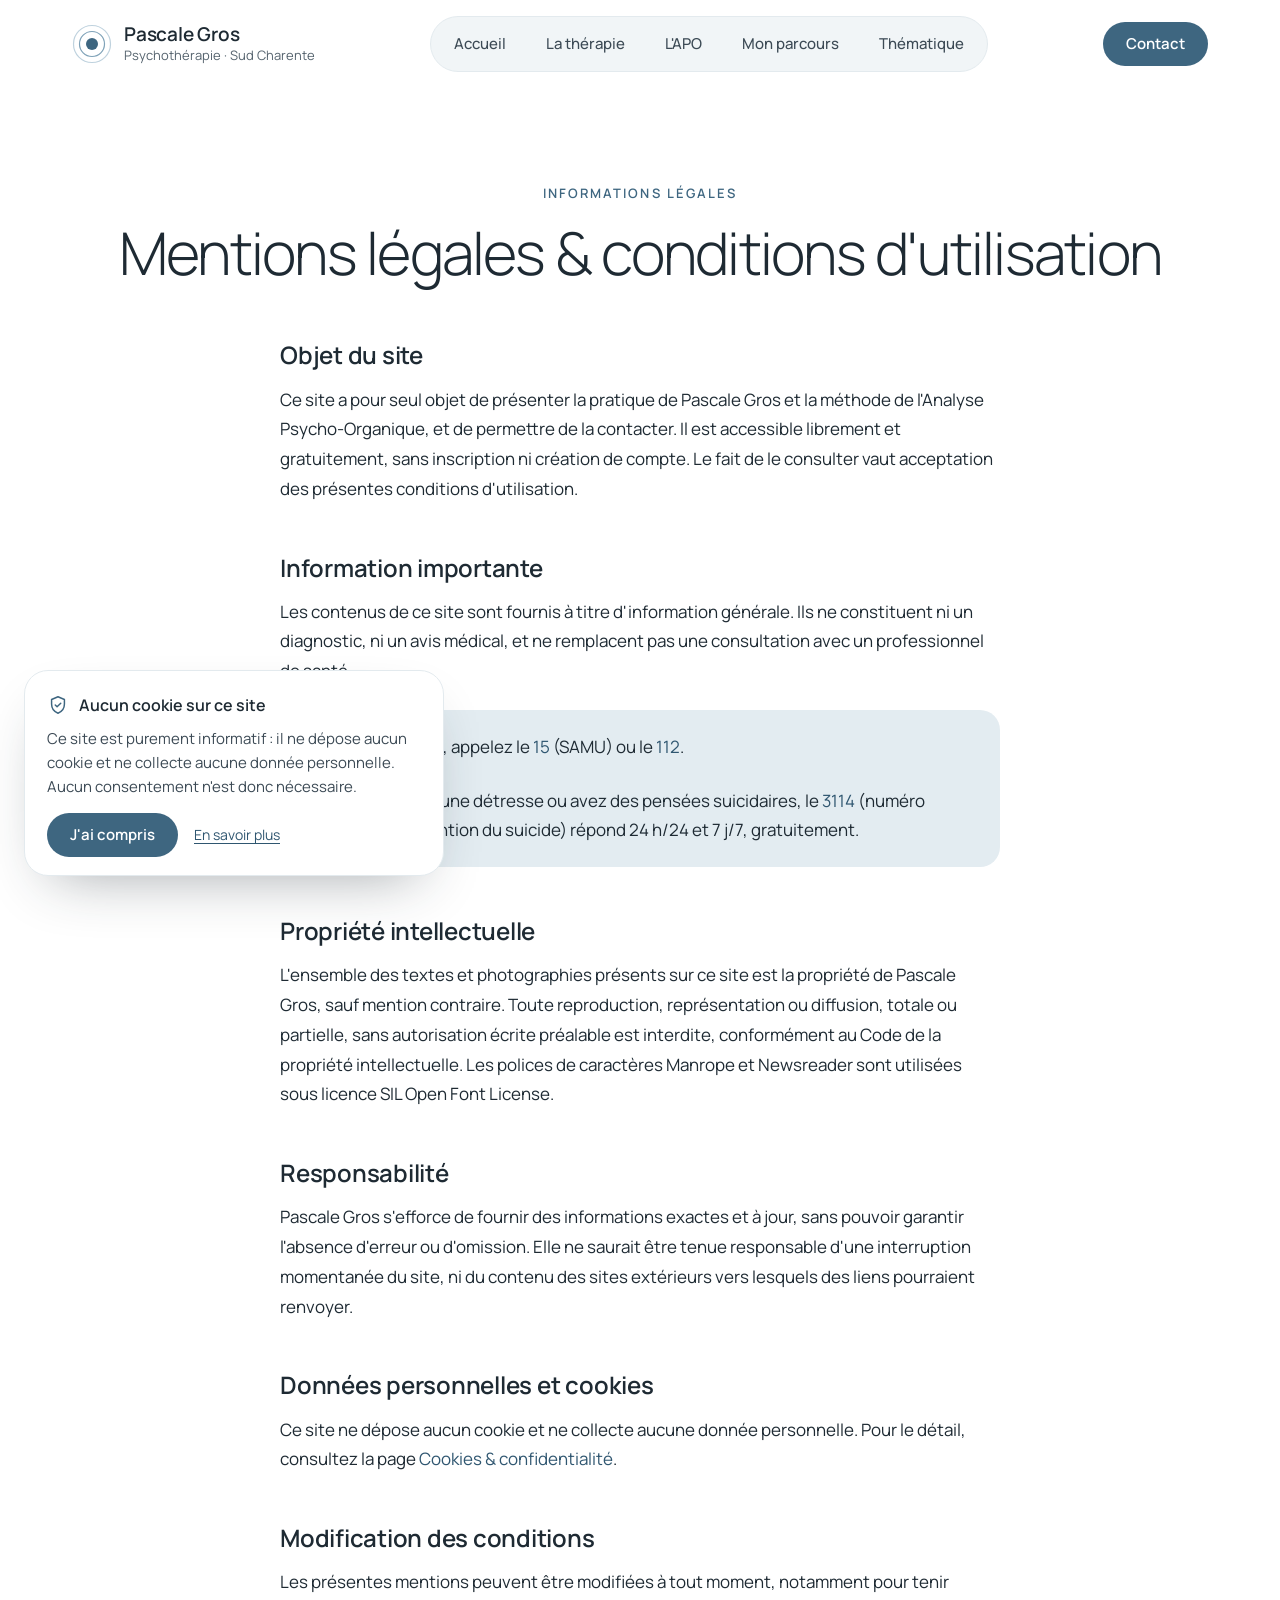
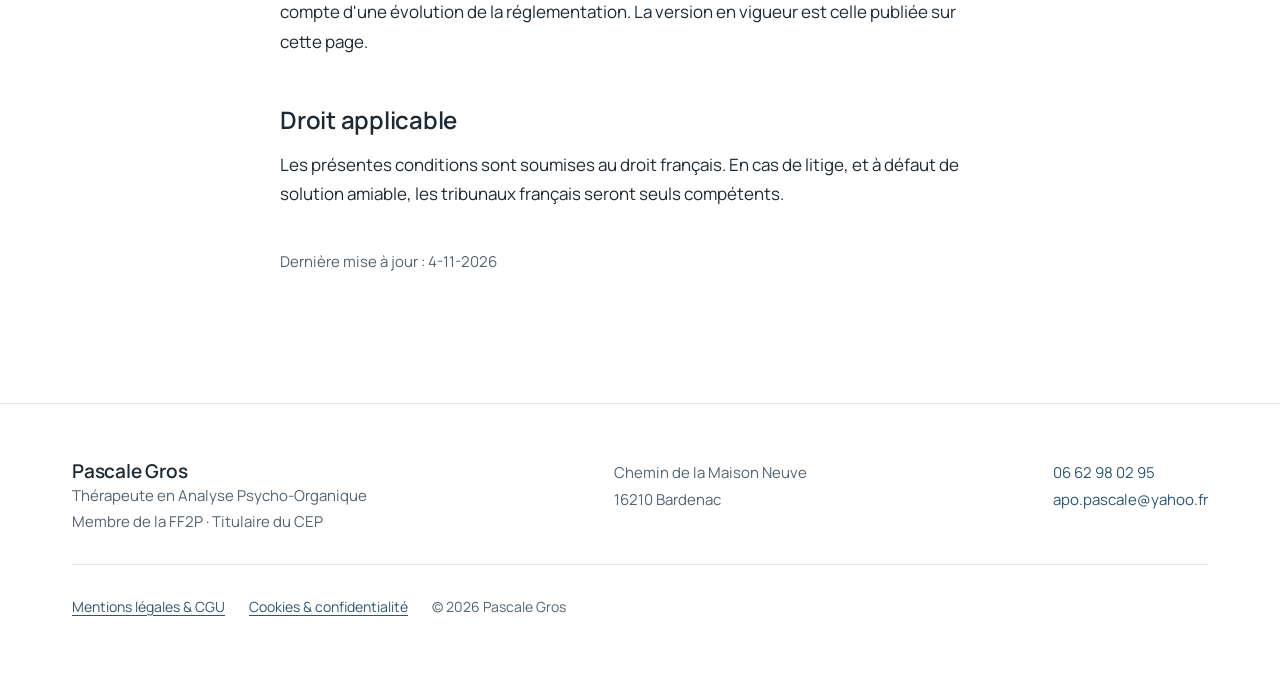
<file: legal-notice/index.html>
<!DOCTYPE html><html lang="fr"><head><meta charSet="utf-8"/><meta name="viewport" content="width=device-width, initial-scale=1, viewport-fit=cover"/><link rel="preload" href="/fonts/manrope-latin-var.woff2" as="font" crossorigin="anonymous" type="font/woff2"/><link rel="stylesheet" href="/_next/static/chunks/3fq0aaov4mzmm.css" data-precedence="next"/><link rel="preload" as="script" fetchPriority="low" href="/_next/static/chunks/310vm2bl3xxpt.js"/><script src="/_next/static/chunks/2w-eoooe2od6u.js" async=""></script><script src="/_next/static/chunks/23e6jep2anmtk.js" async=""></script><script src="/_next/static/chunks/1rhpnhoywj_ox.js" async=""></script><script src="/_next/static/chunks/turbopack-2u1d16houkiyo.js" async=""></script><script src="/_next/static/chunks/3qfy96eoyh-ek.js" async=""></script><script src="/_next/static/chunks/2rxnlnwu36vvy.js" async=""></script><link rel="preload" href="/fonts/manrope-latin-var.woff2" as="font" type="font/woff2" crossorigin="anonymous"/><meta name="theme-color" content="#FFFFFF"/><meta name="color-scheme" content="light"/><title>Mentions légales et conditions d&#x27;utilisation · Pascale Gros, thérapeute en Sud Charente</title><meta name="description" content="Mentions légales et conditions générales d&#x27;utilisation du site de Pascale Gros, thérapeute en Analyse Psycho-Organique à Bardenac."/><meta name="application-name" content="Pascale Gros — Psychothérapie"/><meta name="author" content="Pascale Gros"/><link rel="manifest" href="/manifest.webmanifest"/><meta name="keywords" content="psychothérapie,Analyse Psycho-Organique,APO,thérapeute,Bardenac,Sud Charente,Charente,Barbezieux,Chalais,thérapie psychocorporelle,EFAPO"/><meta name="creator" content="Pascale Gros"/><meta name="publisher" content="Pascale Gros"/><meta name="robots" content="index, follow, max-image-preview:large, max-snippet:-1"/><meta name="category" content="health"/><link rel="canonical" href="https://psycharente.fr/legal-notice/"/><meta property="og:title" content="Mentions légales et conditions d&#x27;utilisation · Pascale Gros"/><meta property="og:description" content="Mentions légales et conditions générales d&#x27;utilisation du site de Pascale Gros, thérapeute en Analyse Psycho-Organique à Bardenac."/><meta property="og:url" content="https://psycharente.fr/legal-notice/"/><meta property="og:site_name" content="Pascale Gros — Cabinet de psychothérapie"/><meta property="og:locale" content="fr_FR"/><meta property="og:image" content="https://psycharente.fr/og-image.jpg"/><meta property="og:image:type" content="image/jpeg"/><meta property="og:image:width" content="1200"/><meta property="og:image:height" content="630"/><meta property="og:image:alt" content="Un voyage vers Soi — Pascale Gros, cabinet de psychothérapie en Sud Charente"/><meta property="og:type" content="website"/><meta name="twitter:card" content="summary_large_image"/><meta name="twitter:title" content="Mentions légales et conditions d&#x27;utilisation · Pascale Gros"/><meta name="twitter:description" content="Mentions légales et conditions générales d&#x27;utilisation du site de Pascale Gros, thérapeute en Analyse Psycho-Organique à Bardenac."/><meta name="twitter:image" content="https://psycharente.fr/og-image.jpg"/><meta name="twitter:image:alt" content="Un voyage vers Soi — Pascale Gros, cabinet de psychothérapie en Sud Charente"/><link rel="icon" href="/favicon.ico?favicon.41e_g4id0n_cp.ico" sizes="64x64" type="image/x-icon"/><link rel="icon" href="/icon.png?icon.29m6k_o_q63t7.png" sizes="192x192" type="image/png"/><link rel="apple-touch-icon" href="/apple-icon.png?apple-icon.40_oln4-pjdpa.png" sizes="180x180" type="image/png"/><script src="/_next/static/chunks/0cz1d0mv5g_q7.js" noModule=""></script></head><body><div hidden=""><!--$--><!--/$--></div><div class="min-h-screen pb-[84px] desk:pb-0"><a href="#contenu" class="sr-only z-[70] rounded-full bg-ink px-5 py-3 text-white no-underline focus:not-sr-only focus:fixed focus:top-3 focus:left-3 hover:text-white">Aller au contenu</a><header class="sticky top-0 z-10 bg-white/[0.86] pt-[env(safe-area-inset-top)] backdrop-blur-md"><div class="mx-auto w-full max-w-[1200px] pl-[max(20px,env(safe-area-inset-left))] pr-[max(20px,env(safe-area-inset-right))] tab:px-8 flex flex-nowrap items-center justify-between gap-3 py-4 desk:flex-wrap desk:gap-x-6"><a class="flex items-center gap-3 text-ink no-underline hover:text-ink" aria-label="Pascale Gros — retour à l&#x27;accueil" href="/"><svg viewBox="0 0 40 40" fill="none" aria-hidden="true" focusable="false" class="size-[34px] desk:size-10"><circle cx="20" cy="20" r="18.5" stroke="#BFD2DE" stroke-width="1.2"></circle><circle cx="20" cy="20" r="12.5" stroke="#7FA2B8" stroke-width="1.2"></circle><circle cx="20" cy="20" r="6" fill="#3E6680"></circle></svg><span><span class="block text-[17px] font-semibold leading-[1.2] tracking-[-0.01em] desk:text-[19px]">Pascale Gros</span><span class="hidden text-xs leading-normal text-muted xs:block desk:text-[13px]">Psychothérapie · Sud Charente</span></span></a><nav aria-label="Navigation principale" class="hidden flex-wrap gap-1 rounded-full border border-line bg-mist p-[5px] desk:flex"><a class="inline-flex min-h-11 items-center rounded-full px-[18px] py-[9px] text-[15px] font-medium leading-normal no-underline transition-[background-color,color,box-shadow] duration-[400ms] text-slate hover:bg-white/70 hover:text-ink" href="/">Accueil</a><a class="inline-flex min-h-11 items-center rounded-full px-[18px] py-[9px] text-[15px] font-medium leading-normal no-underline transition-[background-color,color,box-shadow] duration-[400ms] text-slate hover:bg-white/70 hover:text-ink" href="/therapy/">La thérapie</a><a class="inline-flex min-h-11 items-center rounded-full px-[18px] py-[9px] text-[15px] font-medium leading-normal no-underline transition-[background-color,color,box-shadow] duration-[400ms] text-slate hover:bg-white/70 hover:text-ink" href="/psycho-organic-analysis/">L&#x27;APO</a><a class="inline-flex min-h-11 items-center rounded-full px-[18px] py-[9px] text-[15px] font-medium leading-normal no-underline transition-[background-color,color,box-shadow] duration-[400ms] text-slate hover:bg-white/70 hover:text-ink" href="/about/">Mon parcours</a><a class="inline-flex min-h-11 items-center rounded-full px-[18px] py-[9px] text-[15px] font-medium leading-normal no-underline transition-[background-color,color,box-shadow] duration-[400ms] text-slate hover:bg-white/70 hover:text-ink" href="/themes/">Thématique</a></nav><a class="hidden desk:inline-flex items-center justify-center gap-2.5 rounded-full border-[1.5px] font-semibold no-underline cursor-pointer leading-normal transition-[background-color,color,box-shadow,transform] duration-[400ms] ease-[ease] bg-primary border-transparent text-white hover:bg-primary-dark hover:text-white hover:shadow-[0_12px_28px_-14px_rgba(46,86,112,0.6)] min-h-11 px-[22px] py-2 text-[15px]" href="/contact/">Contact</a><button type="button" aria-expanded="false" aria-controls="menu-mobile" class="inline-flex min-h-12 cursor-pointer items-center gap-2.5 rounded-full border-0 bg-ink px-3.5 text-base font-semibold text-white xs:pl-4 xs:pr-5 desk:hidden"><svg width="20" height="20" viewBox="0 0 24 24" fill="none" stroke="currentColor" stroke-width="1.8" stroke-linecap="round" stroke-linejoin="round" aria-hidden="true" focusable="false"><path d="M4 8h16M4 16h11"></path></svg>Menu</button></div></header><main id="contenu"><div class="animate-page-in"><div class="mx-auto w-full max-w-[1200px] pl-[max(20px,env(safe-area-inset-left))] pr-[max(20px,env(safe-area-inset-right))] tab:px-8 flex flex-col items-center gap-[18px] pt-14 pb-9 text-center tab:pt-24 tab:pb-14"><span class="text-[13px] leading-normal font-semibold uppercase tracking-[0.16em] text-primary animate-fade-up">Informations légales</span><h1 class="m-0 font-light text-[clamp(36px,4.6vw,60px)] leading-[1.05] tracking-[-0.03em] animate-fade-up [animation-delay:150ms]">Mentions légales &amp; conditions d&#x27;utilisation</h1></div><div class="mx-auto w-full max-w-[1200px] pl-[max(20px,env(safe-area-inset-left))] pr-[max(20px,env(safe-area-inset-right))] tab:px-8 pb-[104px]"><div class="mx-auto max-w-[720px] animate-fade-up text-[17px] [&amp;_h2]:mt-12 [&amp;_h2]:mb-3.5 [&amp;_h2]:text-[21px] [&amp;_h2]:font-semibold [&amp;_h2]:leading-[1.3] [&amp;_h2]:tracking-[-0.01em] [&amp;_h2:first-child]:mt-0 tab:[&amp;_h2]:text-2xl [&amp;_li]:mb-2 [&amp;_p]:mt-0 [&amp;_p]:mb-6 [&amp;_ul]:mt-0 [&amp;_ul]:mb-6 [&amp;_ul]:pl-[22px] [animation-delay:300ms]"><h2>Objet du site</h2><p>Ce site a pour seul objet de présenter la pratique de Pascale Gros et la méthode de l&#x27;Analyse Psycho-Organique, et de permettre de la contacter. Il est accessible librement et gratuitement, sans inscription ni création de compte. Le fait de le consulter vaut acceptation des présentes conditions d&#x27;utilisation.</p><h2>Information importante</h2><p>Les contenus de ce site sont fournis à titre d&#x27;information générale. Ils ne constituent ni un diagnostic, ni un avis médical, et ne remplacent pas une consultation avec un professionnel de santé.</p><div class="mb-6 rounded-[20px] bg-sky px-6 py-[22px] [&amp;_p:last-child]:mb-0 [&amp;_p]:mb-2"><p><strong>En cas d&#x27;urgence</strong>, appelez le <a href="tel:15">15</a> (SAMU) ou le <a href="tel:112">112</a>.</p><p>Si vous traversez une détresse ou avez des pensées suicidaires, le <a href="tel:3114">3114</a> (numéro national de prévention du suicide) répond 24 h/24 et 7 j/7, gratuitement.</p></div><h2>Propriété intellectuelle</h2><p>L&#x27;ensemble des textes et photographies présents sur ce site est la propriété de Pascale Gros, sauf mention contraire. Toute reproduction, représentation ou diffusion, totale ou partielle, sans autorisation écrite préalable est interdite, conformément au Code de la propriété intellectuelle. Les polices de caractères Manrope et Newsreader sont utilisées sous licence SIL Open Font License.</p><h2>Responsabilité</h2><p>Pascale Gros s&#x27;efforce de fournir des informations exactes et à jour, sans pouvoir garantir l&#x27;absence d&#x27;erreur ou d&#x27;omission. Elle ne saurait être tenue responsable d&#x27;une interruption momentanée du site, ni du contenu des sites extérieurs vers lesquels des liens pourraient renvoyer.</p><h2>Données personnelles et cookies</h2><p>Ce site ne dépose aucun cookie et ne collecte aucune donnée personnelle. Pour le détail, consultez la page<!-- --> <a href="/privacy/">Cookies &amp; confidentialité</a>.</p><h2>Modification des conditions</h2><p>Les présentes mentions peuvent être modifiées à tout moment, notamment pour tenir compte d&#x27;une évolution de la réglementation. La version en vigueur est celle publiée sur cette page.</p><h2>Droit applicable</h2><p>Les présentes conditions sont soumises au droit français. En cas de litige, et à défaut de solution amiable, les tribunaux français seront seuls compétents.</p><p class="mt-10! text-[15px] text-muted">Dernière mise à jour : <!-- -->4-11-2026</p></div></div><!--$--><!--/$--></div></main><footer class="border-t border-line pt-14 pb-16 text-[15px] text-muted"><div class="mx-auto w-full max-w-[1200px] pl-[max(20px,env(safe-area-inset-left))] pr-[max(20px,env(safe-area-inset-right))] tab:px-8"><div class="flex flex-col justify-between gap-5 tab:flex-row tab:flex-wrap tab:gap-x-16 tab:gap-y-6"><div><span class="block text-[19px] font-semibold leading-[1.2] tracking-[-0.01em] text-ink">Pascale Gros</span>Thérapeute en Analyse Psycho-Organique<br/>Membre de la FF2P · Titulaire du CEP</div><address class="not-italic">Chemin de la Maison Neuve<br/>16210<!-- --> <!-- -->Bardenac</address><div><a href="tel:+33662980295">06 62 98 02 95</a><br/><a href="mailto:apo.pascale@yahoo.fr">apo.pascale@yahoo.fr</a></div></div><div class="mt-7 flex flex-wrap items-center gap-x-6 gap-y-1 border-t border-line pt-5"><a class="inline-flex min-h-11 items-center bg-transparent p-0 text-sm text-primary-dark underline underline-offset-[3px] hover:text-primary-deep cursor-pointer" href="/legal-notice/">Mentions légales &amp; CGU</a><a class="inline-flex min-h-11 items-center bg-transparent p-0 text-sm text-primary-dark underline underline-offset-[3px] hover:text-primary-deep cursor-pointer" href="/privacy/">Cookies &amp; confidentialité</a><span class="text-sm">© <!-- -->2026<!-- --> Pascale Gros</span></div></div></footer><div aria-label="Contact rapide" role="region" class="fixed inset-x-0 bottom-0 z-40 grid grid-cols-[minmax(0,1fr)_minmax(0,1.4fr)] gap-2.5 border-t border-line bg-white/[0.94] pt-2.5 pr-[max(16px,env(safe-area-inset-right))] pb-[calc(10px+env(safe-area-inset-bottom))] pl-[max(16px,env(safe-area-inset-left))] backdrop-blur-md desk:hidden"><a href="tel:+33662980295" class="inline-flex items-center justify-center gap-2.5 rounded-full border-[1.5px] font-semibold no-underline cursor-pointer leading-normal transition-[background-color,color,box-shadow,transform] duration-[400ms] ease-[ease] bg-mist border-line text-ink hover:bg-sky hover:text-ink min-h-[52px] px-3.5 py-2.5 text-base w-full"><svg width="18" height="18" viewBox="0 0 24 24" fill="none" stroke="currentColor" stroke-width="1.7" stroke-linecap="round" stroke-linejoin="round" aria-hidden="true" focusable="false"><path d="M22 16.9v3a2 2 0 0 1-2.2 2 19.8 19.8 0 0 1-8.6-3.1 19.5 19.5 0 0 1-6-6A19.8 19.8 0 0 1 2.1 4.2 2 2 0 0 1 4.1 2h3a2 2 0 0 1 2 1.7c.1.9.4 1.8.7 2.7a2 2 0 0 1-.5 2.1L8 9.8a16 16 0 0 0 6 6l1.3-1.3a2 2 0 0 1 2.1-.4c.9.3 1.8.6 2.7.7a2 2 0 0 1 1.7 2z"></path></svg>Appeler</a><a class="inline-flex items-center justify-center gap-2.5 rounded-full border-[1.5px] font-semibold no-underline cursor-pointer leading-normal transition-[background-color,color,box-shadow,transform] duration-[400ms] ease-[ease] bg-primary border-transparent text-white hover:bg-primary-dark hover:text-white hover:shadow-[0_12px_28px_-14px_rgba(46,86,112,0.6)] min-h-[52px] px-3.5 py-2.5 text-base w-full" href="/contact/">Prendre rendez-vous</a></div></div><script id="_R_">(globalThis["TURBOPACK"] || (globalThis["TURBOPACK"] = [])).push({"otherChunks":["static/chunks/310vm2bl3xxpt.js","static/chunks/2w-eoooe2od6u.js","static/chunks/23e6jep2anmtk.js","static/chunks/1rhpnhoywj_ox.js"],"runtimeModuleIds":[94553]});</script><script src="/_next/static/chunks/310vm2bl3xxpt.js" async=""></script><script>(self.__next_f=self.__next_f||[]).push([0])</script><script>self.__next_f.push([1,"1:\"$Sreact.fragment\"\n2:\"/_next/static/chunks/3qfy96eoyh-ek.js\"\n3:I[39756,[\"$2\"],\"default\"]\n4:I[37457,[\"$2\"],\"default\"]\n5:\"/_next/static/chunks/2rxnlnwu36vvy.js\"\n6:I[70119,[\"$2\",\"$5\"],\"default\"]\n7:I[22016,[\"$2\",\"$5\"],\"\"]\n14:I[68027,[\"$2\"],\"default\",1]\n:HL[\"/_next/static/chunks/3fq0aaov4mzmm.css\",\"style\"]\n:HL[\"/fonts/manrope-latin-var.woff2\",\"font\",{\"crossOrigin\":\"anonymous\",\"type\":\"font/woff2\"}]\n10:X\n11:[[\"children\",{\"s\":\"__PAGE__\",\"h\":512,\"d\":{\"r\":\"$L12\",\"p\":false,\"v\":null}}]]\ne:[[\"children\",{\"s\":\"legal-notice\",\"h\":512,\"d\":{\"r\":\"$Lf\",\"p\":false,\"v\":\"$10\"},\"c\":\"$Q11\"}]]\nc:[[\"children\",{\"s\":\"(site)\",\"h\":512,\"d\":{\"r\":\"$Ld\",\"p\":false,\"v\":null},\"c\":\"$Qe\"}]]\n"])</script><script>self.__next_f.push([1,"0:{\"P\":null,\"c\":[\"\",\"legal-notice\",\"\"],\"q\":\"\",\"i\":false,\"t\":{\"t\":{\"s\":\"\",\"h\":528,\"d\":{\"r\":[\"$\",\"$1\",\"c\",{\"children\":[[[\"$\",\"link\",\"0\",{\"rel\":\"stylesheet\",\"href\":\"/_next/static/chunks/3fq0aaov4mzmm.css\",\"precedence\":\"next\",\"crossOrigin\":\"$undefined\",\"nonce\":\"$undefined\"}],[\"$\",\"script\",\"script-0\",{\"src\":\"/_next/static/chunks/3qfy96eoyh-ek.js\",\"async\":true,\"nonce\":\"$undefined\"}]],[\"$\",\"html\",null,{\"lang\":\"fr\",\"children\":[[\"$\",\"head\",null,{\"children\":[\"$\",\"link\",null,{\"rel\":\"preload\",\"href\":\"/fonts/manrope-latin-var.woff2\",\"as\":\"font\",\"type\":\"font/woff2\",\"crossOrigin\":\"anonymous\"}]}],[\"$\",\"body\",null,{\"children\":[\"$\",\"$L3\",null,{\"parallelRouterKey\":\"children\",\"error\":\"$undefined\",\"errorStyles\":\"$undefined\",\"errorScripts\":\"$undefined\",\"template\":[\"$\",\"$L4\",null,{}],\"templateStyles\":\"$undefined\",\"templateScripts\":\"$undefined\",\"notFound\":[[\"$\",\"div\",null,{\"className\":\"min-h-screen pb-[84px] desk:pb-0\",\"children\":[[\"$\",\"a\",null,{\"href\":\"#contenu\",\"className\":\"sr-only z-[70] rounded-full bg-ink px-5 py-3 text-white no-underline focus:not-sr-only focus:fixed focus:top-3 focus:left-3 hover:text-white\",\"children\":\"Aller au contenu\"}],[\"$\",\"$L6\",null,{}],[\"$\",\"main\",null,{\"id\":\"contenu\",\"children\":[\"$\",\"div\",null,{\"className\":\"mx-auto w-full max-w-[1200px] pl-[max(20px,env(safe-area-inset-left))] pr-[max(20px,env(safe-area-inset-right))] tab:px-8 flex flex-col items-center gap-[18px] pt-24 pb-[104px] text-center\",\"children\":[[\"$\",\"span\",null,{\"className\":\"text-[13px] leading-normal font-semibold uppercase tracking-[0.16em] text-primary\",\"children\":\"Erreur 404\"}],[\"$\",\"h1\",null,{\"className\":\"m-0 font-light text-[clamp(36px,4.6vw,60px)] leading-[1.05] tracking-[-0.03em]\",\"children\":\"Cette page est introuvable\"}],[\"$\",\"p\",null,{\"className\":\"m-0 max-w-[520px] text-muted\",\"children\":\"L'adresse a peut-être changé. Vous pouvez revenir à l'accueil ou prendre contact directement.\"}],[\"$\",\"div\",null,{\"className\":\"mt-4 flex flex-wrap justify-center gap-3\",\"children\":[[\"$\",\"$L7\",null,{\"href\":\"/\",\"className\":\"inline-flex items-center justify-center gap-2.5 rounded-full border-[1.5px] font-semibold no-underline cursor-pointer leading-normal transition-[background-color,color,box-shadow,transform] duration-[400ms] ease-[ease] bg-primary border-transparent text-white hover:bg-primary-dark hover:text-white hover:shadow-[0_12px_28px_-14px_rgba(46,86,112,0.6)] min-h-[50px] px-7 py-3 text-base\",\"children\":\"Retour à l'accueil\"}],[\"$\",\"$L7\",null,{\"href\":\"/contact/\",\"className\":\"inline-flex items-center justify-center gap-2.5 rounded-full border-[1.5px] font-semibold no-underline cursor-pointer leading-normal transition-[background-color,color,box-shadow,transform] duration-[400ms] ease-[ease] bg-mist border-line text-ink hover:bg-sky hover:text-ink min-h-[50px] px-7 py-3 text-base\",\"children\":\"Contact\"}]]}]]}]}],[\"$\",\"footer\",null,{\"className\":\"border-t border-line pt-14 pb-16 text-[15px] text-muted\",\"children\":[\"$\",\"div\",null,{\"className\":\"mx-auto w-full max-w-[1200px] pl-[max(20px,env(safe-area-inset-left))] pr-[max(20px,env(safe-area-inset-right))] tab:px-8\",\"children\":[[\"$\",\"div\",null,{\"className\":\"flex flex-col justify-between gap-5 tab:flex-row tab:flex-wrap tab:gap-x-16 tab:gap-y-6\",\"children\":[[\"$\",\"div\",null,{\"children\":[[\"$\",\"span\",null,{\"className\":\"block text-[19px] font-semibold leading-[1.2] tracking-[-0.01em] text-ink\",\"children\":\"Pascale Gros\"}],\"Thérapeute en Analyse Psycho-Organique\",[\"$\",\"br\",null,{}],\"Membre de la FF2P · Titulaire du CEP\"]}],[\"$\",\"address\",null,{\"className\":\"not-italic\",\"children\":[\"Chemin de la Maison Neuve\",[\"$\",\"br\",null,{}],\"16210\",\" \",\"Bardenac\"]}],[\"$\",\"div\",null,{\"children\":[[\"$\",\"a\",null,{\"href\":\"tel:+33662980295\",\"children\":\"06 62 98 02 95\"}],[\"$\",\"br\",null,{}],[\"$\",\"a\",null,{\"href\":\"mailto:apo.pascale@yahoo.fr\",\"children\":\"apo.pascale@yahoo.fr\"}]]}]]}],[\"$\",\"div\",null,{\"className\":\"mt-7 flex flex-wrap items-center gap-x-6 gap-y-1 border-t border-line pt-5\",\"children\":[[\"$\",\"$L7\",null,{\"href\":\"/legal-notice/\",\"className\":\"inline-flex min-h-11 items-center bg-transparent p-0 text-sm text-primary-dark underline underline-offset-[3px] hover:text-primary-deep cursor-pointer\",\"children\":\"Mentions légales \u0026 CGU\"}],\"$L8\",\"$L9\"]}]]}]}],\"$La\",\"$Lb\"]}],[]],\"forbidden\":\"$undefined\",\"unauthorized\":\"$undefined\"}]}]]}]]}],\"p\":false,\"v\":null},\"c\":\"$Qc\"},\"h\":{\"r\":\"$L13\",\"p\":false,\"v\":null}},\"m\":\"$undefined\",\"G\":[\"$14\",[\"$L15\"]],\"S\":true,\"r\":\"$undefined\",\"s\":\"$undefined\",\"a\":\"$undefined\",\"l\":\"$undefined\",\"p\":\"$undefined\",\"d\":\"$undefined\",\"b\":\"IPlgb3As97YncxdCPhkgf\"}\n"])</script><script>self.__next_f.push([1,"16:I[91297,[\"$2\",\"$5\"],\"default\"]\n22:\"ViewportBoundary\"\n23:I[97367,[\"$2\"],\"$22\"]\n25:\"MetadataBoundary\"\n26:I[97367,[\"$2\"],\"$25\"]\n27:\"$Sreact.suspense\"\n8:[\"$\",\"$L7\",null,{\"href\":\"/privacy/\",\"className\":\"inline-flex min-h-11 items-center bg-transparent p-0 text-sm text-primary-dark underline underline-offset-[3px] hover:text-primary-deep cursor-pointer\",\"children\":\"Cookies \u0026 confidentialité\"}]\n9:[\"$\",\"span\",null,{\"className\":\"text-sm\",\"children\":[\"© \",2026,\" Pascale Gros\"]}]\n"])</script><script>self.__next_f.push([1,"a:[\"$\",\"div\",null,{\"aria-label\":\"Contact rapide\",\"role\":\"region\",\"className\":\"fixed inset-x-0 bottom-0 z-40 grid grid-cols-[minmax(0,1fr)_minmax(0,1.4fr)] gap-2.5 border-t border-line bg-white/[0.94] pt-2.5 pr-[max(16px,env(safe-area-inset-right))] pb-[calc(10px+env(safe-area-inset-bottom))] pl-[max(16px,env(safe-area-inset-left))] backdrop-blur-md desk:hidden\",\"children\":[[\"$\",\"a\",null,{\"href\":\"tel:+33662980295\",\"className\":\"inline-flex items-center justify-center gap-2.5 rounded-full border-[1.5px] font-semibold no-underline cursor-pointer leading-normal transition-[background-color,color,box-shadow,transform] duration-[400ms] ease-[ease] bg-mist border-line text-ink hover:bg-sky hover:text-ink min-h-[52px] px-3.5 py-2.5 text-base w-full\",\"children\":[[\"$\",\"svg\",null,{\"width\":18,\"height\":18,\"viewBox\":\"0 0 24 24\",\"fill\":\"none\",\"stroke\":\"currentColor\",\"strokeWidth\":1.7,\"strokeLinecap\":\"round\",\"strokeLinejoin\":\"round\",\"aria-hidden\":true,\"focusable\":false,\"className\":\"$undefined\",\"children\":[\"$\",\"path\",null,{\"d\":\"M22 16.9v3a2 2 0 0 1-2.2 2 19.8 19.8 0 0 1-8.6-3.1 19.5 19.5 0 0 1-6-6A19.8 19.8 0 0 1 2.1 4.2 2 2 0 0 1 4.1 2h3a2 2 0 0 1 2 1.7c.1.9.4 1.8.7 2.7a2 2 0 0 1-.5 2.1L8 9.8a16 16 0 0 0 6 6l1.3-1.3a2 2 0 0 1 2.1-.4c.9.3 1.8.6 2.7.7a2 2 0 0 1 1.7 2z\"}]}],\"Appeler\"]}],[\"$\",\"$L7\",null,{\"href\":\"/contact/\",\"className\":\"inline-flex items-center justify-center gap-2.5 rounded-full border-[1.5px] font-semibold no-underline cursor-pointer leading-normal transition-[background-color,color,box-shadow,transform] duration-[400ms] ease-[ease] bg-primary border-transparent text-white hover:bg-primary-dark hover:text-white hover:shadow-[0_12px_28px_-14px_rgba(46,86,112,0.6)] min-h-[52px] px-3.5 py-2.5 text-base w-full\",\"children\":\"Prendre rendez-vous\"}]]}]\n"])</script><script>self.__next_f.push([1,"b:[\"$\",\"$L16\",null,{}]\n"])</script><script>self.__next_f.push([1,"d:[\"$\",\"$1\",\"c\",{\"children\":[[[\"$\",\"script\",\"script-0\",{\"src\":\"/_next/static/chunks/2rxnlnwu36vvy.js\",\"async\":true,\"nonce\":\"$undefined\"}]],[\"$\",\"div\",null,{\"className\":\"min-h-screen pb-[84px] desk:pb-0\",\"children\":[[\"$\",\"a\",null,{\"href\":\"#contenu\",\"className\":\"sr-only z-[70] rounded-full bg-ink px-5 py-3 text-white no-underline focus:not-sr-only focus:fixed focus:top-3 focus:left-3 hover:text-white\",\"children\":\"Aller au contenu\"}],[\"$\",\"$L6\",null,{}],[\"$\",\"main\",null,{\"id\":\"contenu\",\"children\":[\"$\",\"$L3\",null,{\"parallelRouterKey\":\"children\",\"error\":\"$undefined\",\"errorStyles\":\"$undefined\",\"errorScripts\":\"$undefined\",\"template\":[\"$\",\"div\",null,{\"className\":\"animate-page-in\",\"children\":[\"$\",\"$L4\",null,{}]}],\"templateStyles\":[],\"templateScripts\":null,\"notFound\":[[\"$\",\"div\",null,{\"className\":\"min-h-screen pb-[84px] desk:pb-0\",\"children\":[[\"$\",\"a\",null,{\"href\":\"#contenu\",\"className\":\"sr-only z-[70] rounded-full bg-ink px-5 py-3 text-white no-underline focus:not-sr-only focus:fixed focus:top-3 focus:left-3 hover:text-white\",\"children\":\"Aller au contenu\"}],[\"$\",\"$L6\",null,{}],[\"$\",\"main\",null,{\"id\":\"contenu\",\"children\":[\"$\",\"div\",null,{\"className\":\"mx-auto w-full max-w-[1200px] pl-[max(20px,env(safe-area-inset-left))] pr-[max(20px,env(safe-area-inset-right))] tab:px-8 flex flex-col items-center gap-[18px] pt-24 pb-[104px] text-center\",\"children\":[[\"$\",\"span\",null,{\"className\":\"text-[13px] leading-normal font-semibold uppercase tracking-[0.16em] text-primary\",\"children\":\"Erreur 404\"}],[\"$\",\"h1\",null,{\"className\":\"m-0 font-light text-[clamp(36px,4.6vw,60px)] leading-[1.05] tracking-[-0.03em]\",\"children\":\"Cette page est introuvable\"}],[\"$\",\"p\",null,{\"className\":\"m-0 max-w-[520px] text-muted\",\"children\":\"L'adresse a peut-être changé. Vous pouvez revenir à l'accueil ou prendre contact directement.\"}],[\"$\",\"div\",null,{\"className\":\"mt-4 flex flex-wrap justify-center gap-3\",\"children\":[[\"$\",\"$L7\",null,{\"href\":\"/\",\"className\":\"inline-flex items-center justify-center gap-2.5 rounded-full border-[1.5px] font-semibold no-underline cursor-pointer leading-normal transition-[background-color,color,box-shadow,transform] duration-[400ms] ease-[ease] bg-primary border-transparent text-white hover:bg-primary-dark hover:text-white hover:shadow-[0_12px_28px_-14px_rgba(46,86,112,0.6)] min-h-[50px] px-7 py-3 text-base\",\"children\":\"Retour à l'accueil\"}],[\"$\",\"$L7\",null,{\"href\":\"/contact/\",\"className\":\"inline-flex items-center justify-center gap-2.5 rounded-full border-[1.5px] font-semibold no-underline cursor-pointer leading-normal transition-[background-color,color,box-shadow,transform] duration-[400ms] ease-[ease] bg-mist border-line text-ink hover:bg-sky hover:text-ink min-h-[50px] px-7 py-3 text-base\",\"children\":\"Contact\"}]]}]]}]}],[\"$\",\"footer\",null,{\"className\":\"border-t border-line pt-14 pb-16 text-[15px] text-muted\",\"children\":[\"$\",\"div\",null,{\"className\":\"mx-auto w-full max-w-[1200px] pl-[max(20px,env(safe-area-inset-left))] pr-[max(20px,env(safe-area-inset-right))] tab:px-8\",\"children\":[[\"$\",\"div\",null,{\"className\":\"flex flex-col justify-between gap-5 tab:flex-row tab:flex-wrap tab:gap-x-16 tab:gap-y-6\",\"children\":[[\"$\",\"div\",null,{\"children\":[[\"$\",\"span\",null,{\"className\":\"block text-[19px] font-semibold leading-[1.2] tracking-[-0.01em] text-ink\",\"children\":\"Pascale Gros\"}],\"Thérapeute en Analyse Psycho-Organique\",[\"$\",\"br\",null,{}],\"Membre de la FF2P · Titulaire du CEP\"]}],[\"$\",\"address\",null,{\"className\":\"not-italic\",\"children\":[\"Chemin de la Maison Neuve\",[\"$\",\"br\",null,{}],\"16210\",\" \",\"Bardenac\"]}],[\"$\",\"div\",null,{\"children\":[[\"$\",\"a\",null,{\"href\":\"tel:+33662980295\",\"children\":\"06 62 98 02 95\"}],[\"$\",\"br\",null,{}],[\"$\",\"a\",null,{\"href\":\"mailto:apo.pascale@yahoo.fr\",\"children\":\"apo.pascale@yahoo.fr\"}]]}]]}],[\"$\",\"div\",null,{\"className\":\"mt-7 flex flex-wrap items-center gap-x-6 gap-y-1 border-t border-line pt-5\",\"children\":[[\"$\",\"$L7\",null,{\"href\":\"/legal-notice/\",\"className\":\"inline-flex min-h-11 items-center bg-transparent p-0 text-sm text-primary-dark underline underline-offset-[3px] hover:text-primary-deep cursor-pointer\",\"children\":\"Mentions légales \u0026 CGU\"}],\"$L17\",\"$L18\"]}]]}]}],\"$L19\",\"$L1a\"]}],[]],\"forbidden\":\"$undefined\",\"unauthorized\":\"$undefined\"}]}],\"$L1b\",\"$L1c\",\"$L1d\"]}]]}]\n"])</script><script>self.__next_f.push([1,"f:[\"$\",\"$1\",\"c\",{\"children\":[null,[\"$\",\"$L3\",null,{\"parallelRouterKey\":\"children\",\"error\":\"$undefined\",\"errorStyles\":\"$undefined\",\"errorScripts\":\"$undefined\",\"template\":[\"$\",\"$L4\",null,{}],\"templateStyles\":\"$undefined\",\"templateScripts\":\"$undefined\",\"notFound\":\"$undefined\",\"forbidden\":\"$undefined\",\"unauthorized\":\"$undefined\"}]]}]\n"])</script><script>self.__next_f.push([1,"12:[\"$\",\"$1\",\"c\",{\"children\":[[[\"$\",\"div\",null,{\"className\":\"mx-auto w-full max-w-[1200px] pl-[max(20px,env(safe-area-inset-left))] pr-[max(20px,env(safe-area-inset-right))] tab:px-8 flex flex-col items-center gap-[18px] pt-14 pb-9 text-center tab:pt-24 tab:pb-14\",\"children\":[[\"$\",\"span\",null,{\"className\":\"text-[13px] leading-normal font-semibold uppercase tracking-[0.16em] text-primary animate-fade-up\",\"children\":\"Informations légales\"}],[\"$\",\"h1\",null,{\"className\":\"m-0 font-light text-[clamp(36px,4.6vw,60px)] leading-[1.05] tracking-[-0.03em] animate-fade-up [animation-delay:150ms]\",\"children\":\"Mentions légales \u0026 conditions d'utilisation\"}],\"$undefined\"]}],[\"$\",\"div\",null,{\"className\":\"mx-auto w-full max-w-[1200px] pl-[max(20px,env(safe-area-inset-left))] pr-[max(20px,env(safe-area-inset-right))] tab:px-8 pb-[104px]\",\"children\":[\"$\",\"div\",null,{\"className\":\"mx-auto max-w-[720px] animate-fade-up text-[17px] [\u0026_h2]:mt-12 [\u0026_h2]:mb-3.5 [\u0026_h2]:text-[21px] [\u0026_h2]:font-semibold [\u0026_h2]:leading-[1.3] [\u0026_h2]:tracking-[-0.01em] [\u0026_h2:first-child]:mt-0 tab:[\u0026_h2]:text-2xl [\u0026_li]:mb-2 [\u0026_p]:mt-0 [\u0026_p]:mb-6 [\u0026_ul]:mt-0 [\u0026_ul]:mb-6 [\u0026_ul]:pl-[22px] [animation-delay:300ms]\",\"children\":[[\"$\",\"h2\",null,{\"children\":\"Objet du site\"}],[\"$\",\"p\",null,{\"children\":\"Ce site a pour seul objet de présenter la pratique de Pascale Gros et la méthode de l'Analyse Psycho-Organique, et de permettre de la contacter. Il est accessible librement et gratuitement, sans inscription ni création de compte. Le fait de le consulter vaut acceptation des présentes conditions d'utilisation.\"}],[\"$\",\"h2\",null,{\"children\":\"Information importante\"}],[\"$\",\"p\",null,{\"children\":\"Les contenus de ce site sont fournis à titre d'information générale. Ils ne constituent ni un diagnostic, ni un avis médical, et ne remplacent pas une consultation avec un professionnel de santé.\"}],[\"$\",\"div\",null,{\"className\":\"mb-6 rounded-[20px] bg-sky px-6 py-[22px] [\u0026_p:last-child]:mb-0 [\u0026_p]:mb-2\",\"children\":[[\"$\",\"p\",null,{\"children\":[[\"$\",\"strong\",null,{\"children\":\"En cas d'urgence\"}],\", appelez le \",[\"$\",\"a\",null,{\"href\":\"tel:15\",\"children\":\"15\"}],\" (SAMU) ou le \",[\"$\",\"a\",null,{\"href\":\"tel:112\",\"children\":\"112\"}],\".\"]}],[\"$\",\"p\",null,{\"children\":[\"Si vous traversez une détresse ou avez des pensées suicidaires, le \",[\"$\",\"a\",null,{\"href\":\"tel:3114\",\"children\":\"3114\"}],\" (numéro national de prévention du suicide) répond 24 h/24 et 7 j/7, gratuitement.\"]}]]}],[\"$\",\"h2\",null,{\"children\":\"Propriété intellectuelle\"}],[\"$\",\"p\",null,{\"children\":\"L'ensemble des textes et photographies présents sur ce site est la propriété de Pascale Gros, sauf mention contraire. Toute reproduction, représentation ou diffusion, totale ou partielle, sans autorisation écrite préalable est interdite, conformément au Code de la propriété intellectuelle. Les polices de caractères Manrope et Newsreader sont utilisées sous licence SIL Open Font License.\"}],[\"$\",\"h2\",null,{\"children\":\"Responsabilité\"}],[\"$\",\"p\",null,{\"children\":\"Pascale Gros s'efforce de fournir des informations exactes et à jour, sans pouvoir garantir l'absence d'erreur ou d'omission. Elle ne saurait être tenue responsable d'une interruption momentanée du site, ni du contenu des sites extérieurs vers lesquels des liens pourraient renvoyer.\"}],[\"$\",\"h2\",null,{\"children\":\"Données personnelles et cookies\"}],[\"$\",\"p\",null,{\"children\":[\"Ce site ne dépose aucun cookie et ne collecte aucune donnée personnelle. Pour le détail, consultez la page\",\" \",[\"$\",\"$L7\",null,{\"href\":\"/privacy/\",\"children\":\"Cookies \u0026 confidentialité\"}],\".\"]}],[\"$\",\"h2\",null,{\"children\":\"Modification des conditions\"}],[\"$\",\"p\",null,{\"children\":\"Les présentes mentions peuvent être modifiées à tout moment, notamment pour tenir compte d'une évolution de la réglementation. La version en vigueur est celle publiée sur cette page.\"}],\"$L1e\",\"$L1f\",\"$L20\"]}]}]],null,\"$L21\"]}]\n"])</script><script>self.__next_f.push([1,"13:[\"$\",\"$1\",\"h\",{\"children\":[null,[\"$\",\"$L23\",null,{\"children\":\"$L24\"}],[\"$\",\"$L26\",null,{\"children\":[[\"$\",\"div\",null,{\"hidden\":true,\"children\":[\"$\",\"$27\",null,{\"name\":\"Next.Metadata\",\"children\":\"$L28\"}]}],null]}],null]}]\n15:[\"$\",\"link\",\"0\",{\"rel\":\"stylesheet\",\"href\":\"/_next/static/chunks/3fq0aaov4mzmm.css\",\"precedence\":\"next\",\"crossOrigin\":\"$undefined\",\"nonce\":\"$undefined\"}]\n"])</script><script>self.__next_f.push([1,"29:I[97367,[\"$2\"],\"OutletBoundary\"]\n10:C\n17:[\"$\",\"$L7\",null,{\"href\":\"/privacy/\",\"className\":\"inline-flex min-h-11 items-center bg-transparent p-0 text-sm text-primary-dark underline underline-offset-[3px] hover:text-primary-deep cursor-pointer\",\"children\":\"Cookies \u0026 confidentialité\"}]\n18:[\"$\",\"span\",null,{\"className\":\"text-sm\",\"children\":[\"© \",2026,\" Pascale Gros\"]}]\n"])</script><script>self.__next_f.push([1,"19:[\"$\",\"div\",null,{\"aria-label\":\"Contact rapide\",\"role\":\"region\",\"className\":\"fixed inset-x-0 bottom-0 z-40 grid grid-cols-[minmax(0,1fr)_minmax(0,1.4fr)] gap-2.5 border-t border-line bg-white/[0.94] pt-2.5 pr-[max(16px,env(safe-area-inset-right))] pb-[calc(10px+env(safe-area-inset-bottom))] pl-[max(16px,env(safe-area-inset-left))] backdrop-blur-md desk:hidden\",\"children\":[[\"$\",\"a\",null,{\"href\":\"tel:+33662980295\",\"className\":\"inline-flex items-center justify-center gap-2.5 rounded-full border-[1.5px] font-semibold no-underline cursor-pointer leading-normal transition-[background-color,color,box-shadow,transform] duration-[400ms] ease-[ease] bg-mist border-line text-ink hover:bg-sky hover:text-ink min-h-[52px] px-3.5 py-2.5 text-base w-full\",\"children\":[[\"$\",\"svg\",null,{\"width\":18,\"height\":18,\"viewBox\":\"0 0 24 24\",\"fill\":\"none\",\"stroke\":\"currentColor\",\"strokeWidth\":1.7,\"strokeLinecap\":\"round\",\"strokeLinejoin\":\"round\",\"aria-hidden\":true,\"focusable\":false,\"className\":\"$undefined\",\"children\":[\"$\",\"path\",null,{\"d\":\"M22 16.9v3a2 2 0 0 1-2.2 2 19.8 19.8 0 0 1-8.6-3.1 19.5 19.5 0 0 1-6-6A19.8 19.8 0 0 1 2.1 4.2 2 2 0 0 1 4.1 2h3a2 2 0 0 1 2 1.7c.1.9.4 1.8.7 2.7a2 2 0 0 1-.5 2.1L8 9.8a16 16 0 0 0 6 6l1.3-1.3a2 2 0 0 1 2.1-.4c.9.3 1.8.6 2.7.7a2 2 0 0 1 1.7 2z\"}]}],\"Appeler\"]}],[\"$\",\"$L7\",null,{\"href\":\"/contact/\",\"className\":\"inline-flex items-center justify-center gap-2.5 rounded-full border-[1.5px] font-semibold no-underline cursor-pointer leading-normal transition-[background-color,color,box-shadow,transform] duration-[400ms] ease-[ease] bg-primary border-transparent text-white hover:bg-primary-dark hover:text-white hover:shadow-[0_12px_28px_-14px_rgba(46,86,112,0.6)] min-h-[52px] px-3.5 py-2.5 text-base w-full\",\"children\":\"Prendre rendez-vous\"}]]}]\n"])</script><script>self.__next_f.push([1,"1a:[\"$\",\"$L16\",null,{}]\n"])</script><script>self.__next_f.push([1,"1b:[\"$\",\"footer\",null,{\"className\":\"border-t border-line pt-14 pb-16 text-[15px] text-muted\",\"children\":[\"$\",\"div\",null,{\"className\":\"mx-auto w-full max-w-[1200px] pl-[max(20px,env(safe-area-inset-left))] pr-[max(20px,env(safe-area-inset-right))] tab:px-8\",\"children\":[[\"$\",\"div\",null,{\"className\":\"flex flex-col justify-between gap-5 tab:flex-row tab:flex-wrap tab:gap-x-16 tab:gap-y-6\",\"children\":[[\"$\",\"div\",null,{\"children\":[[\"$\",\"span\",null,{\"className\":\"block text-[19px] font-semibold leading-[1.2] tracking-[-0.01em] text-ink\",\"children\":\"Pascale Gros\"}],\"Thérapeute en Analyse Psycho-Organique\",[\"$\",\"br\",null,{}],\"Membre de la FF2P · Titulaire du CEP\"]}],[\"$\",\"address\",null,{\"className\":\"not-italic\",\"children\":[\"Chemin de la Maison Neuve\",[\"$\",\"br\",null,{}],\"16210\",\" \",\"Bardenac\"]}],[\"$\",\"div\",null,{\"children\":[[\"$\",\"a\",null,{\"href\":\"tel:+33662980295\",\"children\":\"06 62 98 02 95\"}],[\"$\",\"br\",null,{}],[\"$\",\"a\",null,{\"href\":\"mailto:apo.pascale@yahoo.fr\",\"children\":\"apo.pascale@yahoo.fr\"}]]}]]}],[\"$\",\"div\",null,{\"className\":\"mt-7 flex flex-wrap items-center gap-x-6 gap-y-1 border-t border-line pt-5\",\"children\":[[\"$\",\"$L7\",null,{\"href\":\"/legal-notice/\",\"className\":\"inline-flex min-h-11 items-center bg-transparent p-0 text-sm text-primary-dark underline underline-offset-[3px] hover:text-primary-deep cursor-pointer\",\"children\":\"Mentions légales \u0026 CGU\"}],[\"$\",\"$L7\",null,{\"href\":\"/privacy/\",\"className\":\"inline-flex min-h-11 items-center bg-transparent p-0 text-sm text-primary-dark underline underline-offset-[3px] hover:text-primary-deep cursor-pointer\",\"children\":\"Cookies \u0026 confidentialité\"}],[\"$\",\"span\",null,{\"className\":\"text-sm\",\"children\":[\"© \",2026,\" Pascale Gros\"]}]]}]]}]}]\n"])</script><script>self.__next_f.push([1,"1c:[\"$\",\"div\",null,{\"aria-label\":\"Contact rapide\",\"role\":\"region\",\"className\":\"fixed inset-x-0 bottom-0 z-40 grid grid-cols-[minmax(0,1fr)_minmax(0,1.4fr)] gap-2.5 border-t border-line bg-white/[0.94] pt-2.5 pr-[max(16px,env(safe-area-inset-right))] pb-[calc(10px+env(safe-area-inset-bottom))] pl-[max(16px,env(safe-area-inset-left))] backdrop-blur-md desk:hidden\",\"children\":[[\"$\",\"a\",null,{\"href\":\"tel:+33662980295\",\"className\":\"inline-flex items-center justify-center gap-2.5 rounded-full border-[1.5px] font-semibold no-underline cursor-pointer leading-normal transition-[background-color,color,box-shadow,transform] duration-[400ms] ease-[ease] bg-mist border-line text-ink hover:bg-sky hover:text-ink min-h-[52px] px-3.5 py-2.5 text-base w-full\",\"children\":[[\"$\",\"svg\",null,{\"width\":18,\"height\":18,\"viewBox\":\"0 0 24 24\",\"fill\":\"none\",\"stroke\":\"currentColor\",\"strokeWidth\":1.7,\"strokeLinecap\":\"round\",\"strokeLinejoin\":\"round\",\"aria-hidden\":true,\"focusable\":false,\"className\":\"$undefined\",\"children\":[\"$\",\"path\",null,{\"d\":\"M22 16.9v3a2 2 0 0 1-2.2 2 19.8 19.8 0 0 1-8.6-3.1 19.5 19.5 0 0 1-6-6A19.8 19.8 0 0 1 2.1 4.2 2 2 0 0 1 4.1 2h3a2 2 0 0 1 2 1.7c.1.9.4 1.8.7 2.7a2 2 0 0 1-.5 2.1L8 9.8a16 16 0 0 0 6 6l1.3-1.3a2 2 0 0 1 2.1-.4c.9.3 1.8.6 2.7.7a2 2 0 0 1 1.7 2z\"}]}],\"Appeler\"]}],[\"$\",\"$L7\",null,{\"href\":\"/contact/\",\"className\":\"inline-flex items-center justify-center gap-2.5 rounded-full border-[1.5px] font-semibold no-underline cursor-pointer leading-normal transition-[background-color,color,box-shadow,transform] duration-[400ms] ease-[ease] bg-primary border-transparent text-white hover:bg-primary-dark hover:text-white hover:shadow-[0_12px_28px_-14px_rgba(46,86,112,0.6)] min-h-[52px] px-3.5 py-2.5 text-base w-full\",\"children\":\"Prendre rendez-vous\"}]]}]\n"])</script><script>self.__next_f.push([1,"1d:[\"$\",\"$L16\",null,{}]\n1e:[\"$\",\"h2\",null,{\"children\":\"Droit applicable\"}]\n1f:[\"$\",\"p\",null,{\"children\":\"Les présentes conditions sont soumises au droit français. En cas de litige, et à défaut de solution amiable, les tribunaux français seront seuls compétents.\"}]\n20:[\"$\",\"p\",null,{\"className\":\"mt-10! text-[15px] text-muted\",\"children\":[\"Dernière mise à jour : \",\"4-11-2026\"]}]\n21:[\"$\",\"$L29\",null,{\"children\":[\"$\",\"$27\",null,{\"name\":\"Next.MetadataOutlet\",\"children\":\"$@2a\"}]}]\n"])</script><script>self.__next_f.push([1,"24:[[\"$\",\"meta\",\"0\",{\"charSet\":\"utf-8\"}],[\"$\",\"meta\",\"1\",{\"name\":\"viewport\",\"content\":\"width=device-width, initial-scale=1, viewport-fit=cover\"}],[\"$\",\"meta\",\"2\",{\"name\":\"theme-color\",\"content\":\"#FFFFFF\"}],[\"$\",\"meta\",\"3\",{\"name\":\"color-scheme\",\"content\":\"light\"}]]\n"])</script><script>self.__next_f.push([1,"2b:I[27201,[\"$2\"],\"IconMark\"]\n"])</script><script>self.__next_f.push([1,"28:[[\"$\",\"title\",\"0\",{\"children\":\"Mentions légales et conditions d'utilisation · Pascale Gros, thérapeute en Sud Charente\"}],[\"$\",\"meta\",\"1\",{\"name\":\"description\",\"content\":\"Mentions légales et conditions générales d'utilisation du site de Pascale Gros, thérapeute en Analyse Psycho-Organique à Bardenac.\"}],[\"$\",\"meta\",\"2\",{\"name\":\"application-name\",\"content\":\"Pascale Gros — Psychothérapie\"}],[\"$\",\"meta\",\"3\",{\"name\":\"author\",\"content\":\"Pascale Gros\"}],[\"$\",\"link\",\"4\",{\"rel\":\"manifest\",\"href\":\"/manifest.webmanifest\",\"crossOrigin\":\"$undefined\"}],[\"$\",\"meta\",\"5\",{\"name\":\"keywords\",\"content\":\"psychothérapie,Analyse Psycho-Organique,APO,thérapeute,Bardenac,Sud Charente,Charente,Barbezieux,Chalais,thérapie psychocorporelle,EFAPO\"}],[\"$\",\"meta\",\"6\",{\"name\":\"creator\",\"content\":\"Pascale Gros\"}],[\"$\",\"meta\",\"7\",{\"name\":\"publisher\",\"content\":\"Pascale Gros\"}],[\"$\",\"meta\",\"8\",{\"name\":\"robots\",\"content\":\"index, follow, max-image-preview:large, max-snippet:-1\"}],[\"$\",\"meta\",\"9\",{\"name\":\"category\",\"content\":\"health\"}],[\"$\",\"link\",\"10\",{\"rel\":\"canonical\",\"href\":\"https://psycharente.fr/legal-notice/\"}],[\"$\",\"meta\",\"11\",{\"property\":\"og:title\",\"content\":\"Mentions légales et conditions d'utilisation · Pascale Gros\"}],[\"$\",\"meta\",\"12\",{\"property\":\"og:description\",\"content\":\"Mentions légales et conditions générales d'utilisation du site de Pascale Gros, thérapeute en Analyse Psycho-Organique à Bardenac.\"}],[\"$\",\"meta\",\"13\",{\"property\":\"og:url\",\"content\":\"https://psycharente.fr/legal-notice/\"}],[\"$\",\"meta\",\"14\",{\"property\":\"og:site_name\",\"content\":\"Pascale Gros — Cabinet de psychothérapie\"}],[\"$\",\"meta\",\"15\",{\"property\":\"og:locale\",\"content\":\"fr_FR\"}],[\"$\",\"meta\",\"16\",{\"property\":\"og:image\",\"content\":\"https://psycharente.fr/og-image.jpg\"}],[\"$\",\"meta\",\"17\",{\"property\":\"og:image:type\",\"content\":\"image/jpeg\"}],[\"$\",\"meta\",\"18\",{\"property\":\"og:image:width\",\"content\":\"1200\"}],[\"$\",\"meta\",\"19\",{\"property\":\"og:image:height\",\"content\":\"630\"}],[\"$\",\"meta\",\"20\",{\"property\":\"og:image:alt\",\"content\":\"Un voyage vers Soi — Pascale Gros, cabinet de psychothérapie en Sud Charente\"}],[\"$\",\"meta\",\"21\",{\"property\":\"og:type\",\"content\":\"website\"}],[\"$\",\"meta\",\"22\",{\"name\":\"twitter:card\",\"content\":\"summary_large_image\"}],[\"$\",\"meta\",\"23\",{\"name\":\"twitter:title\",\"content\":\"Mentions légales et conditions d'utilisation · Pascale Gros\"}],[\"$\",\"meta\",\"24\",{\"name\":\"twitter:description\",\"content\":\"Mentions légales et conditions générales d'utilisation du site de Pascale Gros, thérapeute en Analyse Psycho-Organique à Bardenac.\"}],[\"$\",\"meta\",\"25\",{\"name\":\"twitter:image\",\"content\":\"https://psycharente.fr/og-image.jpg\"}],[\"$\",\"meta\",\"26\",{\"name\":\"twitter:image:alt\",\"content\":\"Un voyage vers Soi — Pascale Gros, cabinet de psychothérapie en Sud Charente\"}],[\"$\",\"link\",\"27\",{\"rel\":\"icon\",\"href\":\"/favicon.ico?favicon.41e_g4id0n_cp.ico\",\"sizes\":\"64x64\",\"type\":\"image/x-icon\"}],[\"$\",\"link\",\"28\",{\"rel\":\"icon\",\"href\":\"/icon.png?icon.29m6k_o_q63t7.png\",\"sizes\":\"192x192\",\"type\":\"image/png\"}],[\"$\",\"link\",\"29\",{\"rel\":\"apple-touch-icon\",\"href\":\"/apple-icon.png?apple-icon.40_oln4-pjdpa.png\",\"sizes\":\"180x180\",\"type\":\"image/png\"}],[\"$\",\"$L2b\",\"30\",{}]]\n"])</script><script>self.__next_f.push([1,"2a:null\n"])</script></body></html>
</file>
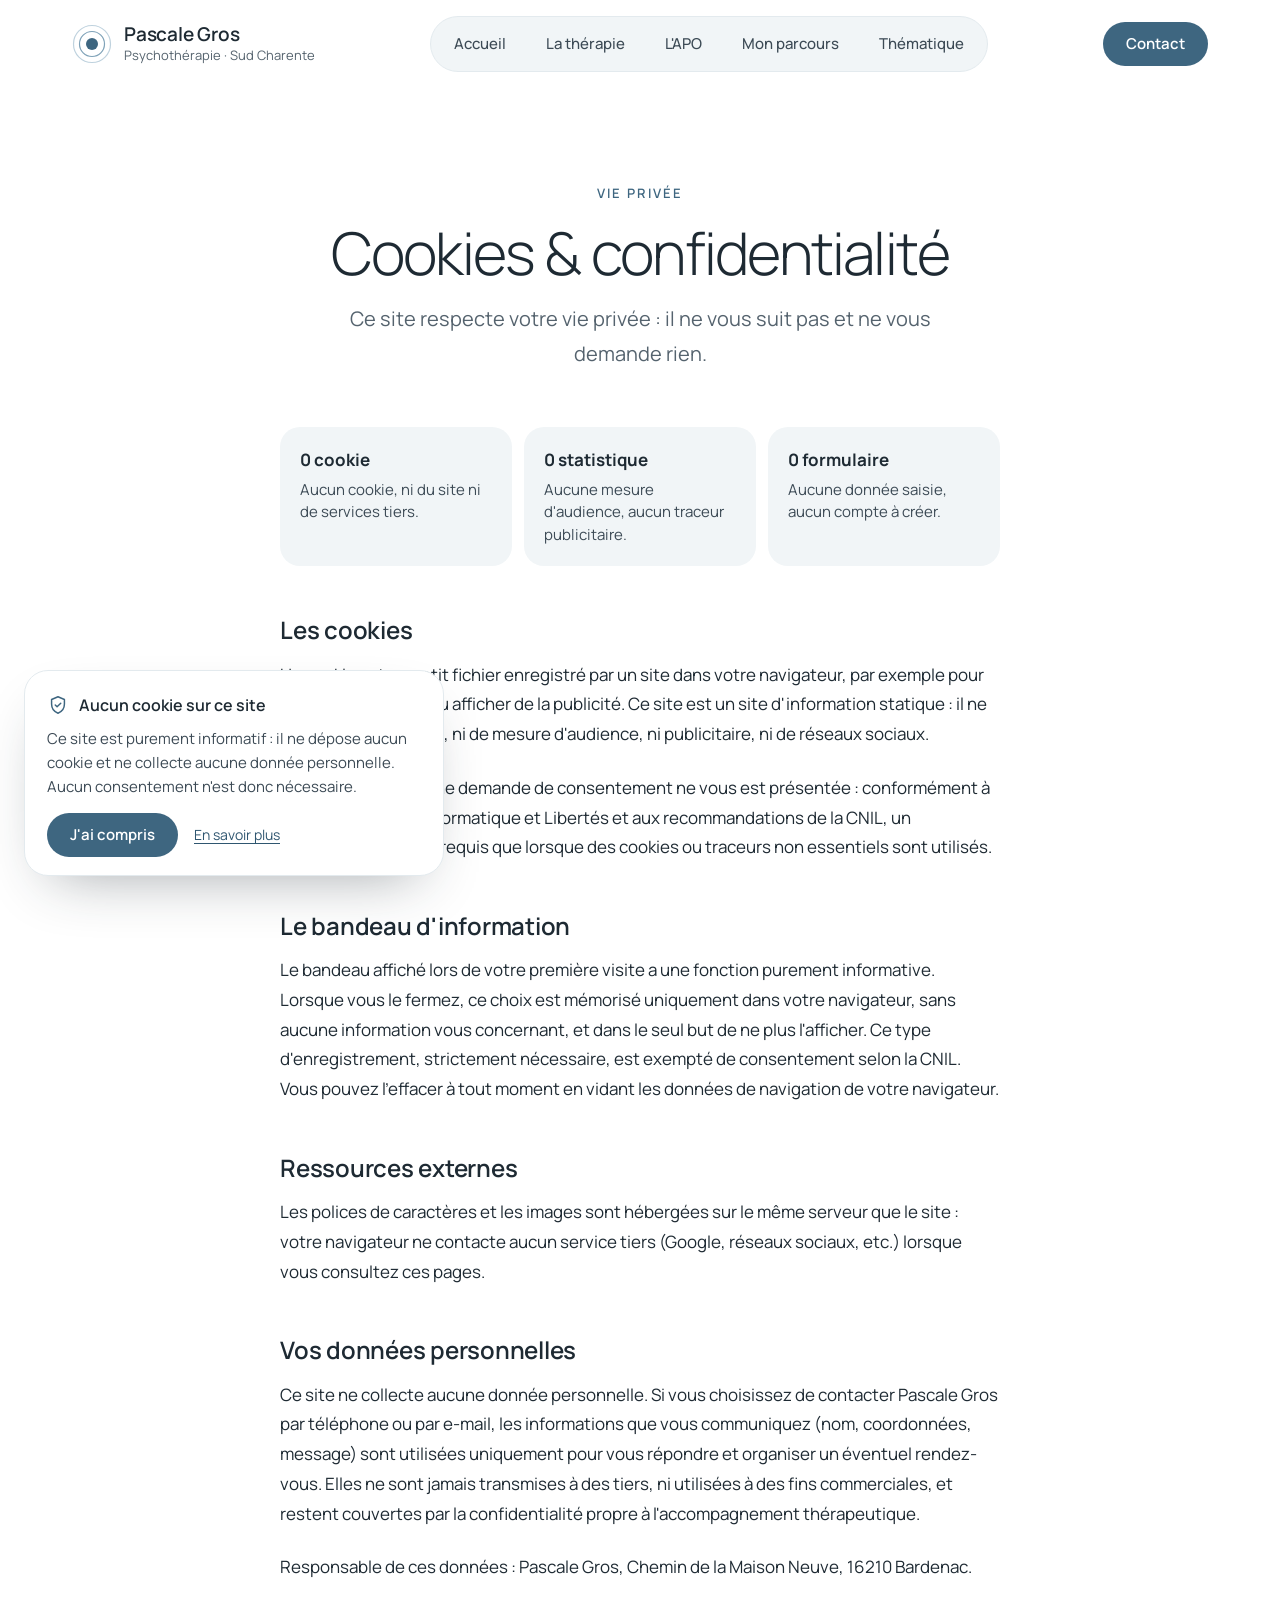
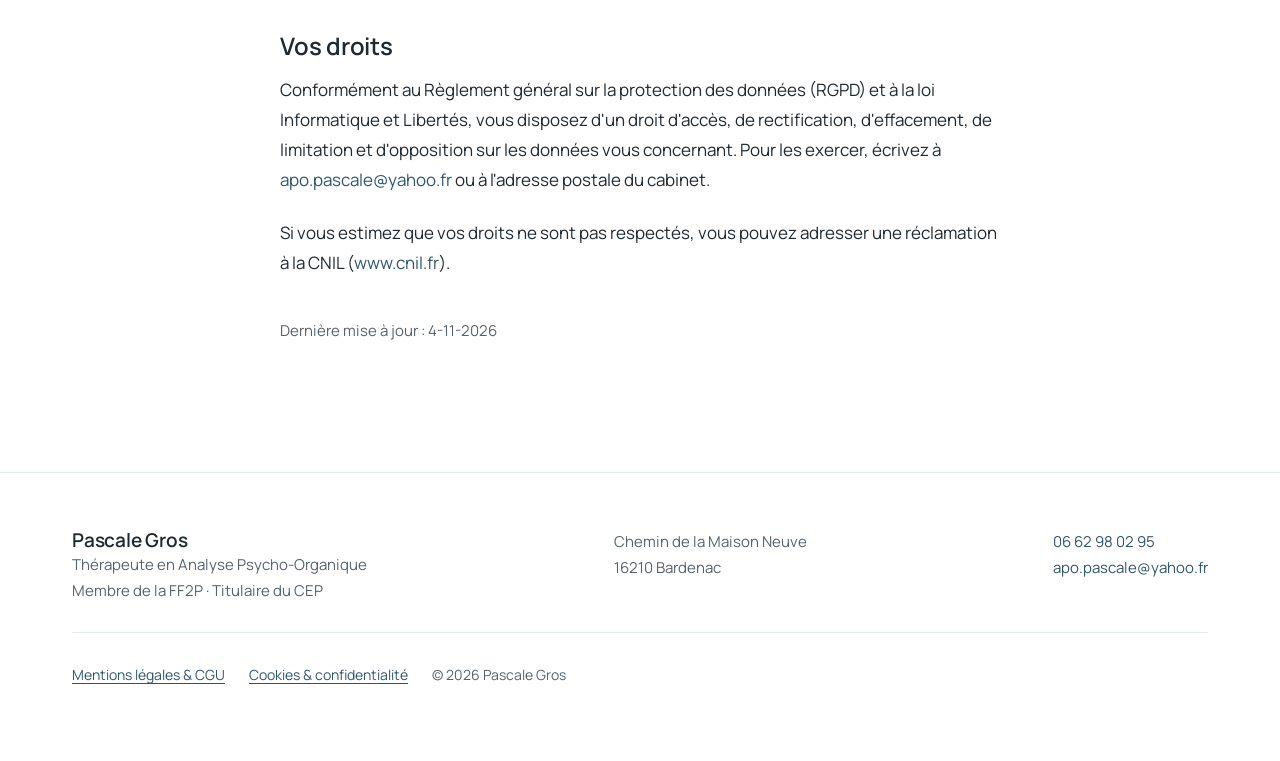
<file: privacy/index.html>
<!DOCTYPE html><html lang="fr"><head><meta charSet="utf-8"/><meta name="viewport" content="width=device-width, initial-scale=1, viewport-fit=cover"/><link rel="preload" href="/fonts/manrope-latin-var.woff2" as="font" crossorigin="anonymous" type="font/woff2"/><link rel="stylesheet" href="/_next/static/chunks/3fq0aaov4mzmm.css" data-precedence="next"/><link rel="preload" as="script" fetchPriority="low" href="/_next/static/chunks/310vm2bl3xxpt.js"/><script src="/_next/static/chunks/2w-eoooe2od6u.js" async=""></script><script src="/_next/static/chunks/23e6jep2anmtk.js" async=""></script><script src="/_next/static/chunks/1rhpnhoywj_ox.js" async=""></script><script src="/_next/static/chunks/turbopack-2u1d16houkiyo.js" async=""></script><script src="/_next/static/chunks/3qfy96eoyh-ek.js" async=""></script><script src="/_next/static/chunks/2rxnlnwu36vvy.js" async=""></script><link rel="preload" href="/fonts/manrope-latin-var.woff2" as="font" type="font/woff2" crossorigin="anonymous"/><meta name="theme-color" content="#FFFFFF"/><meta name="color-scheme" content="light"/><title>Cookies et confidentialité · Pascale Gros, thérapeute en Sud Charente</title><meta name="description" content="Ce site ne dépose aucun cookie, n&#x27;utilise aucun outil de statistiques et ne collecte aucune donnée personnelle. Politique de confidentialité et droits RGPD."/><meta name="application-name" content="Pascale Gros — Psychothérapie"/><meta name="author" content="Pascale Gros"/><link rel="manifest" href="/manifest.webmanifest"/><meta name="keywords" content="psychothérapie,Analyse Psycho-Organique,APO,thérapeute,Bardenac,Sud Charente,Charente,Barbezieux,Chalais,thérapie psychocorporelle,EFAPO"/><meta name="creator" content="Pascale Gros"/><meta name="publisher" content="Pascale Gros"/><meta name="robots" content="index, follow, max-image-preview:large, max-snippet:-1"/><meta name="category" content="health"/><link rel="canonical" href="https://psycharente.fr/privacy/"/><meta property="og:title" content="Cookies et confidentialité · Pascale Gros"/><meta property="og:description" content="Ce site ne dépose aucun cookie, n&#x27;utilise aucun outil de statistiques et ne collecte aucune donnée personnelle. Politique de confidentialité et droits RGPD."/><meta property="og:url" content="https://psycharente.fr/privacy/"/><meta property="og:site_name" content="Pascale Gros — Cabinet de psychothérapie"/><meta property="og:locale" content="fr_FR"/><meta property="og:image" content="https://psycharente.fr/og-image.jpg"/><meta property="og:image:type" content="image/jpeg"/><meta property="og:image:width" content="1200"/><meta property="og:image:height" content="630"/><meta property="og:image:alt" content="Un voyage vers Soi — Pascale Gros, cabinet de psychothérapie en Sud Charente"/><meta property="og:type" content="website"/><meta name="twitter:card" content="summary_large_image"/><meta name="twitter:title" content="Cookies et confidentialité · Pascale Gros"/><meta name="twitter:description" content="Ce site ne dépose aucun cookie, n&#x27;utilise aucun outil de statistiques et ne collecte aucune donnée personnelle. Politique de confidentialité et droits RGPD."/><meta name="twitter:image" content="https://psycharente.fr/og-image.jpg"/><meta name="twitter:image:alt" content="Un voyage vers Soi — Pascale Gros, cabinet de psychothérapie en Sud Charente"/><link rel="icon" href="/favicon.ico?favicon.41e_g4id0n_cp.ico" sizes="64x64" type="image/x-icon"/><link rel="icon" href="/icon.png?icon.29m6k_o_q63t7.png" sizes="192x192" type="image/png"/><link rel="apple-touch-icon" href="/apple-icon.png?apple-icon.40_oln4-pjdpa.png" sizes="180x180" type="image/png"/><script src="/_next/static/chunks/0cz1d0mv5g_q7.js" noModule=""></script></head><body><div hidden=""><!--$--><!--/$--></div><div class="min-h-screen pb-[84px] desk:pb-0"><a href="#contenu" class="sr-only z-[70] rounded-full bg-ink px-5 py-3 text-white no-underline focus:not-sr-only focus:fixed focus:top-3 focus:left-3 hover:text-white">Aller au contenu</a><header class="sticky top-0 z-10 bg-white/[0.86] pt-[env(safe-area-inset-top)] backdrop-blur-md"><div class="mx-auto w-full max-w-[1200px] pl-[max(20px,env(safe-area-inset-left))] pr-[max(20px,env(safe-area-inset-right))] tab:px-8 flex flex-nowrap items-center justify-between gap-3 py-4 desk:flex-wrap desk:gap-x-6"><a class="flex items-center gap-3 text-ink no-underline hover:text-ink" aria-label="Pascale Gros — retour à l&#x27;accueil" href="/"><svg viewBox="0 0 40 40" fill="none" aria-hidden="true" focusable="false" class="size-[34px] desk:size-10"><circle cx="20" cy="20" r="18.5" stroke="#BFD2DE" stroke-width="1.2"></circle><circle cx="20" cy="20" r="12.5" stroke="#7FA2B8" stroke-width="1.2"></circle><circle cx="20" cy="20" r="6" fill="#3E6680"></circle></svg><span><span class="block text-[17px] font-semibold leading-[1.2] tracking-[-0.01em] desk:text-[19px]">Pascale Gros</span><span class="hidden text-xs leading-normal text-muted xs:block desk:text-[13px]">Psychothérapie · Sud Charente</span></span></a><nav aria-label="Navigation principale" class="hidden flex-wrap gap-1 rounded-full border border-line bg-mist p-[5px] desk:flex"><a class="inline-flex min-h-11 items-center rounded-full px-[18px] py-[9px] text-[15px] font-medium leading-normal no-underline transition-[background-color,color,box-shadow] duration-[400ms] text-slate hover:bg-white/70 hover:text-ink" href="/">Accueil</a><a class="inline-flex min-h-11 items-center rounded-full px-[18px] py-[9px] text-[15px] font-medium leading-normal no-underline transition-[background-color,color,box-shadow] duration-[400ms] text-slate hover:bg-white/70 hover:text-ink" href="/therapy/">La thérapie</a><a class="inline-flex min-h-11 items-center rounded-full px-[18px] py-[9px] text-[15px] font-medium leading-normal no-underline transition-[background-color,color,box-shadow] duration-[400ms] text-slate hover:bg-white/70 hover:text-ink" href="/psycho-organic-analysis/">L&#x27;APO</a><a class="inline-flex min-h-11 items-center rounded-full px-[18px] py-[9px] text-[15px] font-medium leading-normal no-underline transition-[background-color,color,box-shadow] duration-[400ms] text-slate hover:bg-white/70 hover:text-ink" href="/about/">Mon parcours</a><a class="inline-flex min-h-11 items-center rounded-full px-[18px] py-[9px] text-[15px] font-medium leading-normal no-underline transition-[background-color,color,box-shadow] duration-[400ms] text-slate hover:bg-white/70 hover:text-ink" href="/themes/">Thématique</a></nav><a class="hidden desk:inline-flex items-center justify-center gap-2.5 rounded-full border-[1.5px] font-semibold no-underline cursor-pointer leading-normal transition-[background-color,color,box-shadow,transform] duration-[400ms] ease-[ease] bg-primary border-transparent text-white hover:bg-primary-dark hover:text-white hover:shadow-[0_12px_28px_-14px_rgba(46,86,112,0.6)] min-h-11 px-[22px] py-2 text-[15px]" href="/contact/">Contact</a><button type="button" aria-expanded="false" aria-controls="menu-mobile" class="inline-flex min-h-12 cursor-pointer items-center gap-2.5 rounded-full border-0 bg-ink px-3.5 text-base font-semibold text-white xs:pl-4 xs:pr-5 desk:hidden"><svg width="20" height="20" viewBox="0 0 24 24" fill="none" stroke="currentColor" stroke-width="1.8" stroke-linecap="round" stroke-linejoin="round" aria-hidden="true" focusable="false"><path d="M4 8h16M4 16h11"></path></svg>Menu</button></div></header><main id="contenu"><div class="animate-page-in"><div class="mx-auto w-full max-w-[1200px] pl-[max(20px,env(safe-area-inset-left))] pr-[max(20px,env(safe-area-inset-right))] tab:px-8 flex flex-col items-center gap-[18px] pt-14 pb-9 text-center tab:pt-24 tab:pb-14"><span class="text-[13px] leading-normal font-semibold uppercase tracking-[0.16em] text-primary animate-fade-up">Vie privée</span><h1 class="m-0 font-light text-[clamp(36px,4.6vw,60px)] leading-[1.05] tracking-[-0.03em] animate-fade-up [animation-delay:150ms]">Cookies &amp; confidentialité</h1><p class="m-0 text-[20px] text-muted animate-fade-up [animation-delay:300ms]"><span class="block max-w-[620px]">Ce site respecte votre vie privée : il ne vous suit pas et ne vous demande rien.</span></p></div><div class="mx-auto w-full max-w-[1200px] pl-[max(20px,env(safe-area-inset-left))] pr-[max(20px,env(safe-area-inset-right))] tab:px-8 pb-[104px]"><div class="mx-auto max-w-[720px] animate-fade-up text-[17px] [&amp;_h2]:mt-12 [&amp;_h2]:mb-3.5 [&amp;_h2]:text-[21px] [&amp;_h2]:font-semibold [&amp;_h2]:leading-[1.3] [&amp;_h2]:tracking-[-0.01em] [&amp;_h2:first-child]:mt-0 tab:[&amp;_h2]:text-2xl [&amp;_li]:mb-2 [&amp;_p]:mt-0 [&amp;_p]:mb-6 [&amp;_ul]:mt-0 [&amp;_ul]:mb-6 [&amp;_ul]:pl-[22px] [animation-delay:300ms]"><div class="mb-12 grid grid-cols-[repeat(auto-fit,minmax(min(100%,200px),1fr))] gap-3"><div class="flex flex-col gap-1.5 rounded-[20px] bg-mist p-5 text-[15px] leading-normal text-slate"><strong class="text-[17px] text-ink">0 cookie</strong>Aucun cookie, ni du site ni de services tiers.</div><div class="flex flex-col gap-1.5 rounded-[20px] bg-mist p-5 text-[15px] leading-normal text-slate"><strong class="text-[17px] text-ink">0 statistique</strong>Aucune mesure d&#x27;audience, aucun traceur publicitaire.</div><div class="flex flex-col gap-1.5 rounded-[20px] bg-mist p-5 text-[15px] leading-normal text-slate"><strong class="text-[17px] text-ink">0 formulaire</strong>Aucune donnée saisie, aucun compte à créer.</div></div><h2>Les cookies</h2><p>Un cookie est un petit fichier enregistré par un site dans votre navigateur, par exemple pour mesurer l&#x27;audience ou afficher de la publicité. Ce site est un site d&#x27;information statique : il ne dépose aucun cookie, ni de mesure d&#x27;audience, ni publicitaire, ni de réseaux sociaux.</p><p>C&#x27;est pourquoi aucune demande de consentement ne vous est présentée : conformément à l&#x27;article 82 de la loi Informatique et Libertés et aux recommandations de la CNIL, un consentement n&#x27;est requis que lorsque des cookies ou traceurs non essentiels sont utilisés.</p><h2>Le bandeau d&#x27;information</h2><p>Le bandeau affiché lors de votre première visite a une fonction purement informative. Lorsque vous le fermez, ce choix est mémorisé uniquement dans votre navigateur, sans aucune information vous concernant, et dans le seul but de ne plus l&#x27;afficher. Ce type d&#x27;enregistrement, strictement nécessaire, est exempté de consentement selon la CNIL. Vous pouvez l&#x27;effacer à tout moment en vidant les données de navigation de votre navigateur.</p><h2>Ressources externes</h2><p>Les polices de caractères et les images sont hébergées sur le même serveur que le site : votre navigateur ne contacte aucun service tiers (Google, réseaux sociaux, etc.) lorsque vous consultez ces pages.</p><h2>Vos données personnelles</h2><p>Ce site ne collecte aucune donnée personnelle. Si vous choisissez de contacter Pascale Gros par téléphone ou par e-mail, les informations que vous communiquez (nom, coordonnées, message) sont utilisées uniquement pour vous répondre et organiser un éventuel rendez-vous. Elles ne sont jamais transmises à des tiers, ni utilisées à des fins commerciales, et restent couvertes par la confidentialité propre à l&#x27;accompagnement thérapeutique.</p><p>Responsable de ces données : Pascale Gros, <!-- -->Chemin de la Maison Neuve<!-- -->, <!-- -->16210<!-- --> <!-- -->Bardenac<!-- -->.</p><h2>Vos droits</h2><p>Conformément au Règlement général sur la protection des données (RGPD) et à la loi Informatique et Libertés, vous disposez d&#x27;un droit d&#x27;accès, de rectification, d&#x27;effacement, de limitation et d&#x27;opposition sur les données vous concernant. Pour les exercer, écrivez à<!-- --> <a href="mailto:apo.pascale@yahoo.fr">apo.pascale@yahoo.fr</a> ou à l&#x27;adresse postale du cabinet.</p><p>Si vous estimez que vos droits ne sont pas respectés, vous pouvez adresser une réclamation à la CNIL (<a href="https://www.cnil.fr" target="_blank" rel="noopener noreferrer">www.cnil.fr</a>).</p><p class="mt-10! text-[15px] text-muted">Dernière mise à jour : <!-- -->4-11-2026</p></div></div><!--$--><!--/$--></div></main><footer class="border-t border-line pt-14 pb-16 text-[15px] text-muted"><div class="mx-auto w-full max-w-[1200px] pl-[max(20px,env(safe-area-inset-left))] pr-[max(20px,env(safe-area-inset-right))] tab:px-8"><div class="flex flex-col justify-between gap-5 tab:flex-row tab:flex-wrap tab:gap-x-16 tab:gap-y-6"><div><span class="block text-[19px] font-semibold leading-[1.2] tracking-[-0.01em] text-ink">Pascale Gros</span>Thérapeute en Analyse Psycho-Organique<br/>Membre de la FF2P · Titulaire du CEP</div><address class="not-italic">Chemin de la Maison Neuve<br/>16210<!-- --> <!-- -->Bardenac</address><div><a href="tel:+33662980295">06 62 98 02 95</a><br/><a href="mailto:apo.pascale@yahoo.fr">apo.pascale@yahoo.fr</a></div></div><div class="mt-7 flex flex-wrap items-center gap-x-6 gap-y-1 border-t border-line pt-5"><a class="inline-flex min-h-11 items-center bg-transparent p-0 text-sm text-primary-dark underline underline-offset-[3px] hover:text-primary-deep cursor-pointer" href="/legal-notice/">Mentions légales &amp; CGU</a><a class="inline-flex min-h-11 items-center bg-transparent p-0 text-sm text-primary-dark underline underline-offset-[3px] hover:text-primary-deep cursor-pointer" href="/privacy/">Cookies &amp; confidentialité</a><span class="text-sm">© <!-- -->2026<!-- --> Pascale Gros</span></div></div></footer><div aria-label="Contact rapide" role="region" class="fixed inset-x-0 bottom-0 z-40 grid grid-cols-[minmax(0,1fr)_minmax(0,1.4fr)] gap-2.5 border-t border-line bg-white/[0.94] pt-2.5 pr-[max(16px,env(safe-area-inset-right))] pb-[calc(10px+env(safe-area-inset-bottom))] pl-[max(16px,env(safe-area-inset-left))] backdrop-blur-md desk:hidden"><a href="tel:+33662980295" class="inline-flex items-center justify-center gap-2.5 rounded-full border-[1.5px] font-semibold no-underline cursor-pointer leading-normal transition-[background-color,color,box-shadow,transform] duration-[400ms] ease-[ease] bg-mist border-line text-ink hover:bg-sky hover:text-ink min-h-[52px] px-3.5 py-2.5 text-base w-full"><svg width="18" height="18" viewBox="0 0 24 24" fill="none" stroke="currentColor" stroke-width="1.7" stroke-linecap="round" stroke-linejoin="round" aria-hidden="true" focusable="false"><path d="M22 16.9v3a2 2 0 0 1-2.2 2 19.8 19.8 0 0 1-8.6-3.1 19.5 19.5 0 0 1-6-6A19.8 19.8 0 0 1 2.1 4.2 2 2 0 0 1 4.1 2h3a2 2 0 0 1 2 1.7c.1.9.4 1.8.7 2.7a2 2 0 0 1-.5 2.1L8 9.8a16 16 0 0 0 6 6l1.3-1.3a2 2 0 0 1 2.1-.4c.9.3 1.8.6 2.7.7a2 2 0 0 1 1.7 2z"></path></svg>Appeler</a><a class="inline-flex items-center justify-center gap-2.5 rounded-full border-[1.5px] font-semibold no-underline cursor-pointer leading-normal transition-[background-color,color,box-shadow,transform] duration-[400ms] ease-[ease] bg-primary border-transparent text-white hover:bg-primary-dark hover:text-white hover:shadow-[0_12px_28px_-14px_rgba(46,86,112,0.6)] min-h-[52px] px-3.5 py-2.5 text-base w-full" href="/contact/">Prendre rendez-vous</a></div></div><script id="_R_">(globalThis["TURBOPACK"] || (globalThis["TURBOPACK"] = [])).push({"otherChunks":["static/chunks/310vm2bl3xxpt.js","static/chunks/2w-eoooe2od6u.js","static/chunks/23e6jep2anmtk.js","static/chunks/1rhpnhoywj_ox.js"],"runtimeModuleIds":[94553]});</script><script src="/_next/static/chunks/310vm2bl3xxpt.js" async=""></script><script>(self.__next_f=self.__next_f||[]).push([0])</script><script>self.__next_f.push([1,"1:\"$Sreact.fragment\"\n2:\"/_next/static/chunks/3qfy96eoyh-ek.js\"\n3:I[39756,[\"$2\"],\"default\"]\n4:I[37457,[\"$2\"],\"default\"]\n5:\"/_next/static/chunks/2rxnlnwu36vvy.js\"\n6:I[70119,[\"$2\",\"$5\"],\"default\"]\n7:I[22016,[\"$2\",\"$5\"],\"\"]\n14:I[68027,[\"$2\"],\"default\",1]\n:HL[\"/_next/static/chunks/3fq0aaov4mzmm.css\",\"style\"]\n:HL[\"/fonts/manrope-latin-var.woff2\",\"font\",{\"crossOrigin\":\"anonymous\",\"type\":\"font/woff2\"}]\n10:X\n11:[[\"children\",{\"s\":\"__PAGE__\",\"h\":512,\"d\":{\"r\":\"$L12\",\"p\":false,\"v\":null}}]]\ne:[[\"children\",{\"s\":\"privacy\",\"h\":512,\"d\":{\"r\":\"$Lf\",\"p\":false,\"v\":\"$10\"},\"c\":\"$Q11\"}]]\nc:[[\"children\",{\"s\":\"(site)\",\"h\":512,\"d\":{\"r\":\"$Ld\",\"p\":false,\"v\":null},\"c\":\"$Qe\"}]]\n"])</script><script>self.__next_f.push([1,"0:{\"P\":null,\"c\":[\"\",\"privacy\",\"\"],\"q\":\"\",\"i\":false,\"t\":{\"t\":{\"s\":\"\",\"h\":528,\"d\":{\"r\":[\"$\",\"$1\",\"c\",{\"children\":[[[\"$\",\"link\",\"0\",{\"rel\":\"stylesheet\",\"href\":\"/_next/static/chunks/3fq0aaov4mzmm.css\",\"precedence\":\"next\",\"crossOrigin\":\"$undefined\",\"nonce\":\"$undefined\"}],[\"$\",\"script\",\"script-0\",{\"src\":\"/_next/static/chunks/3qfy96eoyh-ek.js\",\"async\":true,\"nonce\":\"$undefined\"}]],[\"$\",\"html\",null,{\"lang\":\"fr\",\"children\":[[\"$\",\"head\",null,{\"children\":[\"$\",\"link\",null,{\"rel\":\"preload\",\"href\":\"/fonts/manrope-latin-var.woff2\",\"as\":\"font\",\"type\":\"font/woff2\",\"crossOrigin\":\"anonymous\"}]}],[\"$\",\"body\",null,{\"children\":[\"$\",\"$L3\",null,{\"parallelRouterKey\":\"children\",\"error\":\"$undefined\",\"errorStyles\":\"$undefined\",\"errorScripts\":\"$undefined\",\"template\":[\"$\",\"$L4\",null,{}],\"templateStyles\":\"$undefined\",\"templateScripts\":\"$undefined\",\"notFound\":[[\"$\",\"div\",null,{\"className\":\"min-h-screen pb-[84px] desk:pb-0\",\"children\":[[\"$\",\"a\",null,{\"href\":\"#contenu\",\"className\":\"sr-only z-[70] rounded-full bg-ink px-5 py-3 text-white no-underline focus:not-sr-only focus:fixed focus:top-3 focus:left-3 hover:text-white\",\"children\":\"Aller au contenu\"}],[\"$\",\"$L6\",null,{}],[\"$\",\"main\",null,{\"id\":\"contenu\",\"children\":[\"$\",\"div\",null,{\"className\":\"mx-auto w-full max-w-[1200px] pl-[max(20px,env(safe-area-inset-left))] pr-[max(20px,env(safe-area-inset-right))] tab:px-8 flex flex-col items-center gap-[18px] pt-24 pb-[104px] text-center\",\"children\":[[\"$\",\"span\",null,{\"className\":\"text-[13px] leading-normal font-semibold uppercase tracking-[0.16em] text-primary\",\"children\":\"Erreur 404\"}],[\"$\",\"h1\",null,{\"className\":\"m-0 font-light text-[clamp(36px,4.6vw,60px)] leading-[1.05] tracking-[-0.03em]\",\"children\":\"Cette page est introuvable\"}],[\"$\",\"p\",null,{\"className\":\"m-0 max-w-[520px] text-muted\",\"children\":\"L'adresse a peut-être changé. Vous pouvez revenir à l'accueil ou prendre contact directement.\"}],[\"$\",\"div\",null,{\"className\":\"mt-4 flex flex-wrap justify-center gap-3\",\"children\":[[\"$\",\"$L7\",null,{\"href\":\"/\",\"className\":\"inline-flex items-center justify-center gap-2.5 rounded-full border-[1.5px] font-semibold no-underline cursor-pointer leading-normal transition-[background-color,color,box-shadow,transform] duration-[400ms] ease-[ease] bg-primary border-transparent text-white hover:bg-primary-dark hover:text-white hover:shadow-[0_12px_28px_-14px_rgba(46,86,112,0.6)] min-h-[50px] px-7 py-3 text-base\",\"children\":\"Retour à l'accueil\"}],[\"$\",\"$L7\",null,{\"href\":\"/contact/\",\"className\":\"inline-flex items-center justify-center gap-2.5 rounded-full border-[1.5px] font-semibold no-underline cursor-pointer leading-normal transition-[background-color,color,box-shadow,transform] duration-[400ms] ease-[ease] bg-mist border-line text-ink hover:bg-sky hover:text-ink min-h-[50px] px-7 py-3 text-base\",\"children\":\"Contact\"}]]}]]}]}],[\"$\",\"footer\",null,{\"className\":\"border-t border-line pt-14 pb-16 text-[15px] text-muted\",\"children\":[\"$\",\"div\",null,{\"className\":\"mx-auto w-full max-w-[1200px] pl-[max(20px,env(safe-area-inset-left))] pr-[max(20px,env(safe-area-inset-right))] tab:px-8\",\"children\":[[\"$\",\"div\",null,{\"className\":\"flex flex-col justify-between gap-5 tab:flex-row tab:flex-wrap tab:gap-x-16 tab:gap-y-6\",\"children\":[[\"$\",\"div\",null,{\"children\":[[\"$\",\"span\",null,{\"className\":\"block text-[19px] font-semibold leading-[1.2] tracking-[-0.01em] text-ink\",\"children\":\"Pascale Gros\"}],\"Thérapeute en Analyse Psycho-Organique\",[\"$\",\"br\",null,{}],\"Membre de la FF2P · Titulaire du CEP\"]}],[\"$\",\"address\",null,{\"className\":\"not-italic\",\"children\":[\"Chemin de la Maison Neuve\",[\"$\",\"br\",null,{}],\"16210\",\" \",\"Bardenac\"]}],[\"$\",\"div\",null,{\"children\":[[\"$\",\"a\",null,{\"href\":\"tel:+33662980295\",\"children\":\"06 62 98 02 95\"}],[\"$\",\"br\",null,{}],[\"$\",\"a\",null,{\"href\":\"mailto:apo.pascale@yahoo.fr\",\"children\":\"apo.pascale@yahoo.fr\"}]]}]]}],[\"$\",\"div\",null,{\"className\":\"mt-7 flex flex-wrap items-center gap-x-6 gap-y-1 border-t border-line pt-5\",\"children\":[[\"$\",\"$L7\",null,{\"href\":\"/legal-notice/\",\"className\":\"inline-flex min-h-11 items-center bg-transparent p-0 text-sm text-primary-dark underline underline-offset-[3px] hover:text-primary-deep cursor-pointer\",\"children\":\"Mentions légales \u0026 CGU\"}],\"$L8\",\"$L9\"]}]]}]}],\"$La\",\"$Lb\"]}],[]],\"forbidden\":\"$undefined\",\"unauthorized\":\"$undefined\"}]}]]}]]}],\"p\":false,\"v\":null},\"c\":\"$Qc\"},\"h\":{\"r\":\"$L13\",\"p\":false,\"v\":null}},\"m\":\"$undefined\",\"G\":[\"$14\",[\"$L15\"]],\"S\":true,\"r\":\"$undefined\",\"s\":\"$undefined\",\"a\":\"$undefined\",\"l\":\"$undefined\",\"p\":\"$undefined\",\"d\":\"$undefined\",\"b\":\"IPlgb3As97YncxdCPhkgf\"}\n"])</script><script>self.__next_f.push([1,"16:I[91297,[\"$2\",\"$5\"],\"default\"]\n26:\"ViewportBoundary\"\n27:I[97367,[\"$2\"],\"$26\"]\n29:\"MetadataBoundary\"\n2a:I[97367,[\"$2\"],\"$29\"]\n2b:\"$Sreact.suspense\"\n8:[\"$\",\"$L7\",null,{\"href\":\"/privacy/\",\"className\":\"inline-flex min-h-11 items-center bg-transparent p-0 text-sm text-primary-dark underline underline-offset-[3px] hover:text-primary-deep cursor-pointer\",\"children\":\"Cookies \u0026 confidentialité\"}]\n9:[\"$\",\"span\",null,{\"className\":\"text-sm\",\"children\":[\"© \",2026,\" Pascale Gros\"]}]\n"])</script><script>self.__next_f.push([1,"a:[\"$\",\"div\",null,{\"aria-label\":\"Contact rapide\",\"role\":\"region\",\"className\":\"fixed inset-x-0 bottom-0 z-40 grid grid-cols-[minmax(0,1fr)_minmax(0,1.4fr)] gap-2.5 border-t border-line bg-white/[0.94] pt-2.5 pr-[max(16px,env(safe-area-inset-right))] pb-[calc(10px+env(safe-area-inset-bottom))] pl-[max(16px,env(safe-area-inset-left))] backdrop-blur-md desk:hidden\",\"children\":[[\"$\",\"a\",null,{\"href\":\"tel:+33662980295\",\"className\":\"inline-flex items-center justify-center gap-2.5 rounded-full border-[1.5px] font-semibold no-underline cursor-pointer leading-normal transition-[background-color,color,box-shadow,transform] duration-[400ms] ease-[ease] bg-mist border-line text-ink hover:bg-sky hover:text-ink min-h-[52px] px-3.5 py-2.5 text-base w-full\",\"children\":[[\"$\",\"svg\",null,{\"width\":18,\"height\":18,\"viewBox\":\"0 0 24 24\",\"fill\":\"none\",\"stroke\":\"currentColor\",\"strokeWidth\":1.7,\"strokeLinecap\":\"round\",\"strokeLinejoin\":\"round\",\"aria-hidden\":true,\"focusable\":false,\"className\":\"$undefined\",\"children\":[\"$\",\"path\",null,{\"d\":\"M22 16.9v3a2 2 0 0 1-2.2 2 19.8 19.8 0 0 1-8.6-3.1 19.5 19.5 0 0 1-6-6A19.8 19.8 0 0 1 2.1 4.2 2 2 0 0 1 4.1 2h3a2 2 0 0 1 2 1.7c.1.9.4 1.8.7 2.7a2 2 0 0 1-.5 2.1L8 9.8a16 16 0 0 0 6 6l1.3-1.3a2 2 0 0 1 2.1-.4c.9.3 1.8.6 2.7.7a2 2 0 0 1 1.7 2z\"}]}],\"Appeler\"]}],[\"$\",\"$L7\",null,{\"href\":\"/contact/\",\"className\":\"inline-flex items-center justify-center gap-2.5 rounded-full border-[1.5px] font-semibold no-underline cursor-pointer leading-normal transition-[background-color,color,box-shadow,transform] duration-[400ms] ease-[ease] bg-primary border-transparent text-white hover:bg-primary-dark hover:text-white hover:shadow-[0_12px_28px_-14px_rgba(46,86,112,0.6)] min-h-[52px] px-3.5 py-2.5 text-base w-full\",\"children\":\"Prendre rendez-vous\"}]]}]\n"])</script><script>self.__next_f.push([1,"b:[\"$\",\"$L16\",null,{}]\n"])</script><script>self.__next_f.push([1,"d:[\"$\",\"$1\",\"c\",{\"children\":[[[\"$\",\"script\",\"script-0\",{\"src\":\"/_next/static/chunks/2rxnlnwu36vvy.js\",\"async\":true,\"nonce\":\"$undefined\"}]],[\"$\",\"div\",null,{\"className\":\"min-h-screen pb-[84px] desk:pb-0\",\"children\":[[\"$\",\"a\",null,{\"href\":\"#contenu\",\"className\":\"sr-only z-[70] rounded-full bg-ink px-5 py-3 text-white no-underline focus:not-sr-only focus:fixed focus:top-3 focus:left-3 hover:text-white\",\"children\":\"Aller au contenu\"}],[\"$\",\"$L6\",null,{}],[\"$\",\"main\",null,{\"id\":\"contenu\",\"children\":[\"$\",\"$L3\",null,{\"parallelRouterKey\":\"children\",\"error\":\"$undefined\",\"errorStyles\":\"$undefined\",\"errorScripts\":\"$undefined\",\"template\":[\"$\",\"div\",null,{\"className\":\"animate-page-in\",\"children\":[\"$\",\"$L4\",null,{}]}],\"templateStyles\":[],\"templateScripts\":null,\"notFound\":[[\"$\",\"div\",null,{\"className\":\"min-h-screen pb-[84px] desk:pb-0\",\"children\":[[\"$\",\"a\",null,{\"href\":\"#contenu\",\"className\":\"sr-only z-[70] rounded-full bg-ink px-5 py-3 text-white no-underline focus:not-sr-only focus:fixed focus:top-3 focus:left-3 hover:text-white\",\"children\":\"Aller au contenu\"}],[\"$\",\"$L6\",null,{}],[\"$\",\"main\",null,{\"id\":\"contenu\",\"children\":[\"$\",\"div\",null,{\"className\":\"mx-auto w-full max-w-[1200px] pl-[max(20px,env(safe-area-inset-left))] pr-[max(20px,env(safe-area-inset-right))] tab:px-8 flex flex-col items-center gap-[18px] pt-24 pb-[104px] text-center\",\"children\":[[\"$\",\"span\",null,{\"className\":\"text-[13px] leading-normal font-semibold uppercase tracking-[0.16em] text-primary\",\"children\":\"Erreur 404\"}],[\"$\",\"h1\",null,{\"className\":\"m-0 font-light text-[clamp(36px,4.6vw,60px)] leading-[1.05] tracking-[-0.03em]\",\"children\":\"Cette page est introuvable\"}],[\"$\",\"p\",null,{\"className\":\"m-0 max-w-[520px] text-muted\",\"children\":\"L'adresse a peut-être changé. Vous pouvez revenir à l'accueil ou prendre contact directement.\"}],[\"$\",\"div\",null,{\"className\":\"mt-4 flex flex-wrap justify-center gap-3\",\"children\":[[\"$\",\"$L7\",null,{\"href\":\"/\",\"className\":\"inline-flex items-center justify-center gap-2.5 rounded-full border-[1.5px] font-semibold no-underline cursor-pointer leading-normal transition-[background-color,color,box-shadow,transform] duration-[400ms] ease-[ease] bg-primary border-transparent text-white hover:bg-primary-dark hover:text-white hover:shadow-[0_12px_28px_-14px_rgba(46,86,112,0.6)] min-h-[50px] px-7 py-3 text-base\",\"children\":\"Retour à l'accueil\"}],[\"$\",\"$L7\",null,{\"href\":\"/contact/\",\"className\":\"inline-flex items-center justify-center gap-2.5 rounded-full border-[1.5px] font-semibold no-underline cursor-pointer leading-normal transition-[background-color,color,box-shadow,transform] duration-[400ms] ease-[ease] bg-mist border-line text-ink hover:bg-sky hover:text-ink min-h-[50px] px-7 py-3 text-base\",\"children\":\"Contact\"}]]}]]}]}],[\"$\",\"footer\",null,{\"className\":\"border-t border-line pt-14 pb-16 text-[15px] text-muted\",\"children\":[\"$\",\"div\",null,{\"className\":\"mx-auto w-full max-w-[1200px] pl-[max(20px,env(safe-area-inset-left))] pr-[max(20px,env(safe-area-inset-right))] tab:px-8\",\"children\":[[\"$\",\"div\",null,{\"className\":\"flex flex-col justify-between gap-5 tab:flex-row tab:flex-wrap tab:gap-x-16 tab:gap-y-6\",\"children\":[[\"$\",\"div\",null,{\"children\":[[\"$\",\"span\",null,{\"className\":\"block text-[19px] font-semibold leading-[1.2] tracking-[-0.01em] text-ink\",\"children\":\"Pascale Gros\"}],\"Thérapeute en Analyse Psycho-Organique\",[\"$\",\"br\",null,{}],\"Membre de la FF2P · Titulaire du CEP\"]}],[\"$\",\"address\",null,{\"className\":\"not-italic\",\"children\":[\"Chemin de la Maison Neuve\",[\"$\",\"br\",null,{}],\"16210\",\" \",\"Bardenac\"]}],[\"$\",\"div\",null,{\"children\":[[\"$\",\"a\",null,{\"href\":\"tel:+33662980295\",\"children\":\"06 62 98 02 95\"}],[\"$\",\"br\",null,{}],[\"$\",\"a\",null,{\"href\":\"mailto:apo.pascale@yahoo.fr\",\"children\":\"apo.pascale@yahoo.fr\"}]]}]]}],[\"$\",\"div\",null,{\"className\":\"mt-7 flex flex-wrap items-center gap-x-6 gap-y-1 border-t border-line pt-5\",\"children\":[[\"$\",\"$L7\",null,{\"href\":\"/legal-notice/\",\"className\":\"inline-flex min-h-11 items-center bg-transparent p-0 text-sm text-primary-dark underline underline-offset-[3px] hover:text-primary-deep cursor-pointer\",\"children\":\"Mentions légales \u0026 CGU\"}],\"$L17\",\"$L18\"]}]]}]}],\"$L19\",\"$L1a\"]}],[]],\"forbidden\":\"$undefined\",\"unauthorized\":\"$undefined\"}]}],\"$L1b\",\"$L1c\",\"$L1d\"]}]]}]\n"])</script><script>self.__next_f.push([1,"f:[\"$\",\"$1\",\"c\",{\"children\":[null,[\"$\",\"$L3\",null,{\"parallelRouterKey\":\"children\",\"error\":\"$undefined\",\"errorStyles\":\"$undefined\",\"errorScripts\":\"$undefined\",\"template\":[\"$\",\"$L4\",null,{}],\"templateStyles\":\"$undefined\",\"templateScripts\":\"$undefined\",\"notFound\":\"$undefined\",\"forbidden\":\"$undefined\",\"unauthorized\":\"$undefined\"}]]}]\n"])</script><script>self.__next_f.push([1,"12:[\"$\",\"$1\",\"c\",{\"children\":[[[\"$\",\"div\",null,{\"className\":\"mx-auto w-full max-w-[1200px] pl-[max(20px,env(safe-area-inset-left))] pr-[max(20px,env(safe-area-inset-right))] tab:px-8 flex flex-col items-center gap-[18px] pt-14 pb-9 text-center tab:pt-24 tab:pb-14\",\"children\":[[\"$\",\"span\",null,{\"className\":\"text-[13px] leading-normal font-semibold uppercase tracking-[0.16em] text-primary animate-fade-up\",\"children\":\"Vie privée\"}],[\"$\",\"h1\",null,{\"className\":\"m-0 font-light text-[clamp(36px,4.6vw,60px)] leading-[1.05] tracking-[-0.03em] animate-fade-up [animation-delay:150ms]\",\"children\":\"Cookies \u0026 confidentialité\"}],[\"$\",\"p\",null,{\"className\":\"m-0 text-[20px] text-muted animate-fade-up [animation-delay:300ms]\",\"children\":[\"$\",\"span\",null,{\"className\":\"block max-w-[620px]\",\"children\":\"Ce site respecte votre vie privée : il ne vous suit pas et ne vous demande rien.\"}]}]]}],[\"$\",\"div\",null,{\"className\":\"mx-auto w-full max-w-[1200px] pl-[max(20px,env(safe-area-inset-left))] pr-[max(20px,env(safe-area-inset-right))] tab:px-8 pb-[104px]\",\"children\":[\"$\",\"div\",null,{\"className\":\"mx-auto max-w-[720px] animate-fade-up text-[17px] [\u0026_h2]:mt-12 [\u0026_h2]:mb-3.5 [\u0026_h2]:text-[21px] [\u0026_h2]:font-semibold [\u0026_h2]:leading-[1.3] [\u0026_h2]:tracking-[-0.01em] [\u0026_h2:first-child]:mt-0 tab:[\u0026_h2]:text-2xl [\u0026_li]:mb-2 [\u0026_p]:mt-0 [\u0026_p]:mb-6 [\u0026_ul]:mt-0 [\u0026_ul]:mb-6 [\u0026_ul]:pl-[22px] [animation-delay:300ms]\",\"children\":[[\"$\",\"div\",null,{\"className\":\"mb-12 grid grid-cols-[repeat(auto-fit,minmax(min(100%,200px),1fr))] gap-3\",\"children\":[[\"$\",\"div\",\"0 cookie\",{\"className\":\"flex flex-col gap-1.5 rounded-[20px] bg-mist p-5 text-[15px] leading-normal text-slate\",\"children\":[[\"$\",\"strong\",null,{\"className\":\"text-[17px] text-ink\",\"children\":\"0 cookie\"}],\"Aucun cookie, ni du site ni de services tiers.\"]}],[\"$\",\"div\",\"0 statistique\",{\"className\":\"flex flex-col gap-1.5 rounded-[20px] bg-mist p-5 text-[15px] leading-normal text-slate\",\"children\":[[\"$\",\"strong\",null,{\"className\":\"text-[17px] text-ink\",\"children\":\"0 statistique\"}],\"Aucune mesure d'audience, aucun traceur publicitaire.\"]}],[\"$\",\"div\",\"0 formulaire\",{\"className\":\"flex flex-col gap-1.5 rounded-[20px] bg-mist p-5 text-[15px] leading-normal text-slate\",\"children\":[[\"$\",\"strong\",null,{\"className\":\"text-[17px] text-ink\",\"children\":\"0 formulaire\"}],\"Aucune donnée saisie, aucun compte à créer.\"]}]]}],[\"$\",\"h2\",null,{\"children\":\"Les cookies\"}],[\"$\",\"p\",null,{\"children\":\"Un cookie est un petit fichier enregistré par un site dans votre navigateur, par exemple pour mesurer l'audience ou afficher de la publicité. Ce site est un site d'information statique : il ne dépose aucun cookie, ni de mesure d'audience, ni publicitaire, ni de réseaux sociaux.\"}],[\"$\",\"p\",null,{\"children\":\"C'est pourquoi aucune demande de consentement ne vous est présentée : conformément à l'article 82 de la loi Informatique et Libertés et aux recommandations de la CNIL, un consentement n'est requis que lorsque des cookies ou traceurs non essentiels sont utilisés.\"}],[\"$\",\"h2\",null,{\"children\":\"Le bandeau d'information\"}],[\"$\",\"p\",null,{\"children\":\"Le bandeau affiché lors de votre première visite a une fonction purement informative. Lorsque vous le fermez, ce choix est mémorisé uniquement dans votre navigateur, sans aucune information vous concernant, et dans le seul but de ne plus l'afficher. Ce type d'enregistrement, strictement nécessaire, est exempté de consentement selon la CNIL. Vous pouvez l'effacer à tout moment en vidant les données de navigation de votre navigateur.\"}],[\"$\",\"h2\",null,{\"children\":\"Ressources externes\"}],[\"$\",\"p\",null,{\"children\":\"Les polices de caractères et les images sont hébergées sur le même serveur que le site : votre navigateur ne contacte aucun service tiers (Google, réseaux sociaux, etc.) lorsque vous consultez ces pages.\"}],\"$L1e\",\"$L1f\",\"$L20\",\"$L21\",\"$L22\",\"$L23\",\"$L24\"]}]}]],null,\"$L25\"]}]\n"])</script><script>self.__next_f.push([1,"13:[\"$\",\"$1\",\"h\",{\"children\":[null,[\"$\",\"$L27\",null,{\"children\":\"$L28\"}],[\"$\",\"$L2a\",null,{\"children\":[[\"$\",\"div\",null,{\"hidden\":true,\"children\":[\"$\",\"$2b\",null,{\"name\":\"Next.Metadata\",\"children\":\"$L2c\"}]}],null]}],null]}]\n15:[\"$\",\"link\",\"0\",{\"rel\":\"stylesheet\",\"href\":\"/_next/static/chunks/3fq0aaov4mzmm.css\",\"precedence\":\"next\",\"crossOrigin\":\"$undefined\",\"nonce\":\"$undefined\"}]\n"])</script><script>self.__next_f.push([1,"2d:I[97367,[\"$2\"],\"OutletBoundary\"]\n10:C\n17:[\"$\",\"$L7\",null,{\"href\":\"/privacy/\",\"className\":\"inline-flex min-h-11 items-center bg-transparent p-0 text-sm text-primary-dark underline underline-offset-[3px] hover:text-primary-deep cursor-pointer\",\"children\":\"Cookies \u0026 confidentialité\"}]\n18:[\"$\",\"span\",null,{\"className\":\"text-sm\",\"children\":[\"© \",2026,\" Pascale Gros\"]}]\n"])</script><script>self.__next_f.push([1,"19:[\"$\",\"div\",null,{\"aria-label\":\"Contact rapide\",\"role\":\"region\",\"className\":\"fixed inset-x-0 bottom-0 z-40 grid grid-cols-[minmax(0,1fr)_minmax(0,1.4fr)] gap-2.5 border-t border-line bg-white/[0.94] pt-2.5 pr-[max(16px,env(safe-area-inset-right))] pb-[calc(10px+env(safe-area-inset-bottom))] pl-[max(16px,env(safe-area-inset-left))] backdrop-blur-md desk:hidden\",\"children\":[[\"$\",\"a\",null,{\"href\":\"tel:+33662980295\",\"className\":\"inline-flex items-center justify-center gap-2.5 rounded-full border-[1.5px] font-semibold no-underline cursor-pointer leading-normal transition-[background-color,color,box-shadow,transform] duration-[400ms] ease-[ease] bg-mist border-line text-ink hover:bg-sky hover:text-ink min-h-[52px] px-3.5 py-2.5 text-base w-full\",\"children\":[[\"$\",\"svg\",null,{\"width\":18,\"height\":18,\"viewBox\":\"0 0 24 24\",\"fill\":\"none\",\"stroke\":\"currentColor\",\"strokeWidth\":1.7,\"strokeLinecap\":\"round\",\"strokeLinejoin\":\"round\",\"aria-hidden\":true,\"focusable\":false,\"className\":\"$undefined\",\"children\":[\"$\",\"path\",null,{\"d\":\"M22 16.9v3a2 2 0 0 1-2.2 2 19.8 19.8 0 0 1-8.6-3.1 19.5 19.5 0 0 1-6-6A19.8 19.8 0 0 1 2.1 4.2 2 2 0 0 1 4.1 2h3a2 2 0 0 1 2 1.7c.1.9.4 1.8.7 2.7a2 2 0 0 1-.5 2.1L8 9.8a16 16 0 0 0 6 6l1.3-1.3a2 2 0 0 1 2.1-.4c.9.3 1.8.6 2.7.7a2 2 0 0 1 1.7 2z\"}]}],\"Appeler\"]}],[\"$\",\"$L7\",null,{\"href\":\"/contact/\",\"className\":\"inline-flex items-center justify-center gap-2.5 rounded-full border-[1.5px] font-semibold no-underline cursor-pointer leading-normal transition-[background-color,color,box-shadow,transform] duration-[400ms] ease-[ease] bg-primary border-transparent text-white hover:bg-primary-dark hover:text-white hover:shadow-[0_12px_28px_-14px_rgba(46,86,112,0.6)] min-h-[52px] px-3.5 py-2.5 text-base w-full\",\"children\":\"Prendre rendez-vous\"}]]}]\n"])</script><script>self.__next_f.push([1,"1a:[\"$\",\"$L16\",null,{}]\n"])</script><script>self.__next_f.push([1,"1b:[\"$\",\"footer\",null,{\"className\":\"border-t border-line pt-14 pb-16 text-[15px] text-muted\",\"children\":[\"$\",\"div\",null,{\"className\":\"mx-auto w-full max-w-[1200px] pl-[max(20px,env(safe-area-inset-left))] pr-[max(20px,env(safe-area-inset-right))] tab:px-8\",\"children\":[[\"$\",\"div\",null,{\"className\":\"flex flex-col justify-between gap-5 tab:flex-row tab:flex-wrap tab:gap-x-16 tab:gap-y-6\",\"children\":[[\"$\",\"div\",null,{\"children\":[[\"$\",\"span\",null,{\"className\":\"block text-[19px] font-semibold leading-[1.2] tracking-[-0.01em] text-ink\",\"children\":\"Pascale Gros\"}],\"Thérapeute en Analyse Psycho-Organique\",[\"$\",\"br\",null,{}],\"Membre de la FF2P · Titulaire du CEP\"]}],[\"$\",\"address\",null,{\"className\":\"not-italic\",\"children\":[\"Chemin de la Maison Neuve\",[\"$\",\"br\",null,{}],\"16210\",\" \",\"Bardenac\"]}],[\"$\",\"div\",null,{\"children\":[[\"$\",\"a\",null,{\"href\":\"tel:+33662980295\",\"children\":\"06 62 98 02 95\"}],[\"$\",\"br\",null,{}],[\"$\",\"a\",null,{\"href\":\"mailto:apo.pascale@yahoo.fr\",\"children\":\"apo.pascale@yahoo.fr\"}]]}]]}],[\"$\",\"div\",null,{\"className\":\"mt-7 flex flex-wrap items-center gap-x-6 gap-y-1 border-t border-line pt-5\",\"children\":[[\"$\",\"$L7\",null,{\"href\":\"/legal-notice/\",\"className\":\"inline-flex min-h-11 items-center bg-transparent p-0 text-sm text-primary-dark underline underline-offset-[3px] hover:text-primary-deep cursor-pointer\",\"children\":\"Mentions légales \u0026 CGU\"}],[\"$\",\"$L7\",null,{\"href\":\"/privacy/\",\"className\":\"inline-flex min-h-11 items-center bg-transparent p-0 text-sm text-primary-dark underline underline-offset-[3px] hover:text-primary-deep cursor-pointer\",\"children\":\"Cookies \u0026 confidentialité\"}],[\"$\",\"span\",null,{\"className\":\"text-sm\",\"children\":[\"© \",2026,\" Pascale Gros\"]}]]}]]}]}]\n"])</script><script>self.__next_f.push([1,"1c:[\"$\",\"div\",null,{\"aria-label\":\"Contact rapide\",\"role\":\"region\",\"className\":\"fixed inset-x-0 bottom-0 z-40 grid grid-cols-[minmax(0,1fr)_minmax(0,1.4fr)] gap-2.5 border-t border-line bg-white/[0.94] pt-2.5 pr-[max(16px,env(safe-area-inset-right))] pb-[calc(10px+env(safe-area-inset-bottom))] pl-[max(16px,env(safe-area-inset-left))] backdrop-blur-md desk:hidden\",\"children\":[[\"$\",\"a\",null,{\"href\":\"tel:+33662980295\",\"className\":\"inline-flex items-center justify-center gap-2.5 rounded-full border-[1.5px] font-semibold no-underline cursor-pointer leading-normal transition-[background-color,color,box-shadow,transform] duration-[400ms] ease-[ease] bg-mist border-line text-ink hover:bg-sky hover:text-ink min-h-[52px] px-3.5 py-2.5 text-base w-full\",\"children\":[[\"$\",\"svg\",null,{\"width\":18,\"height\":18,\"viewBox\":\"0 0 24 24\",\"fill\":\"none\",\"stroke\":\"currentColor\",\"strokeWidth\":1.7,\"strokeLinecap\":\"round\",\"strokeLinejoin\":\"round\",\"aria-hidden\":true,\"focusable\":false,\"className\":\"$undefined\",\"children\":[\"$\",\"path\",null,{\"d\":\"M22 16.9v3a2 2 0 0 1-2.2 2 19.8 19.8 0 0 1-8.6-3.1 19.5 19.5 0 0 1-6-6A19.8 19.8 0 0 1 2.1 4.2 2 2 0 0 1 4.1 2h3a2 2 0 0 1 2 1.7c.1.9.4 1.8.7 2.7a2 2 0 0 1-.5 2.1L8 9.8a16 16 0 0 0 6 6l1.3-1.3a2 2 0 0 1 2.1-.4c.9.3 1.8.6 2.7.7a2 2 0 0 1 1.7 2z\"}]}],\"Appeler\"]}],[\"$\",\"$L7\",null,{\"href\":\"/contact/\",\"className\":\"inline-flex items-center justify-center gap-2.5 rounded-full border-[1.5px] font-semibold no-underline cursor-pointer leading-normal transition-[background-color,color,box-shadow,transform] duration-[400ms] ease-[ease] bg-primary border-transparent text-white hover:bg-primary-dark hover:text-white hover:shadow-[0_12px_28px_-14px_rgba(46,86,112,0.6)] min-h-[52px] px-3.5 py-2.5 text-base w-full\",\"children\":\"Prendre rendez-vous\"}]]}]\n"])</script><script>self.__next_f.push([1,"1d:[\"$\",\"$L16\",null,{}]\n1e:[\"$\",\"h2\",null,{\"children\":\"Vos données personnelles\"}]\n1f:[\"$\",\"p\",null,{\"children\":\"Ce site ne collecte aucune donnée personnelle. Si vous choisissez de contacter Pascale Gros par téléphone ou par e-mail, les informations que vous communiquez (nom, coordonnées, message) sont utilisées uniquement pour vous répondre et organiser un éventuel rendez-vous. Elles ne sont jamais transmises à des tiers, ni utilisées à des fins commerciales, et restent couvertes par la confidentialité propre à l'accompagnement thérapeutique.\"}]\n20:[\"$\",\"p\",null,{\"children\":[\"Responsable de ces données : Pascale Gros, \",\"Chemin de la Maison Neuve\",\", \",\"16210\",\" \",\"Bardenac\",\".\"]}]\n21:[\"$\",\"h2\",null,{\"children\":\"Vos droits\"}]\n22:[\"$\",\"p\",null,{\"children\":[\"Conformément au Règlement général sur la protection des données (RGPD) et à la loi Informatique et Libertés, vous disposez d'un droit d'accès, de rectification, d'effacement, de limitation et d'opposition sur les données vous concernant. Pour les exercer, écrivez à\",\" \",[\"$\",\"a\",null,{\"href\":\"mailto:apo.pascale@yahoo.fr\",\"children\":\"apo.pascale@yahoo.fr\"}],\" ou à l'adresse postale du cabinet.\"]}]\n23:[\"$\",\"p\",null,{\"children\":[\"Si vous estimez que vos droits ne sont pas respectés, vous pouvez adresser une réclamation à la CNIL (\",[\"$\",\"a\",null,{\"href\":\"https://www.cnil.fr\",\"target\":\"_blank\",\"rel\":\"noopener noreferrer\",\"children\":\"www.cnil.fr\"}],\").\"]}]\n24:[\"$\",\"p\",null,{\"className\":\"mt-10! text-[15px] text-muted\",\"children\":[\"Dernière mise à jour : \",\"4-11-2026\"]}]\n25:[\"$\",\"$L2d\",null,{\"children\":[\"$\",\"$2b\",null,{\"name\":\"Next.MetadataOutlet\",\"children\":\"$@2e\"}]}]\n"])</script><script>self.__next_f.push([1,"28:[[\"$\",\"meta\",\"0\",{\"charSet\":\"utf-8\"}],[\"$\",\"meta\",\"1\",{\"name\":\"viewport\",\"content\":\"width=device-width, initial-scale=1, viewport-fit=cover\"}],[\"$\",\"meta\",\"2\",{\"name\":\"theme-color\",\"content\":\"#FFFFFF\"}],[\"$\",\"meta\",\"3\",{\"name\":\"color-scheme\",\"content\":\"light\"}]]\n"])</script><script>self.__next_f.push([1,"2f:I[27201,[\"$2\"],\"IconMark\"]\n"])</script><script>self.__next_f.push([1,"2c:[[\"$\",\"title\",\"0\",{\"children\":\"Cookies et confidentialité · Pascale Gros, thérapeute en Sud Charente\"}],[\"$\",\"meta\",\"1\",{\"name\":\"description\",\"content\":\"Ce site ne dépose aucun cookie, n'utilise aucun outil de statistiques et ne collecte aucune donnée personnelle. Politique de confidentialité et droits RGPD.\"}],[\"$\",\"meta\",\"2\",{\"name\":\"application-name\",\"content\":\"Pascale Gros — Psychothérapie\"}],[\"$\",\"meta\",\"3\",{\"name\":\"author\",\"content\":\"Pascale Gros\"}],[\"$\",\"link\",\"4\",{\"rel\":\"manifest\",\"href\":\"/manifest.webmanifest\",\"crossOrigin\":\"$undefined\"}],[\"$\",\"meta\",\"5\",{\"name\":\"keywords\",\"content\":\"psychothérapie,Analyse Psycho-Organique,APO,thérapeute,Bardenac,Sud Charente,Charente,Barbezieux,Chalais,thérapie psychocorporelle,EFAPO\"}],[\"$\",\"meta\",\"6\",{\"name\":\"creator\",\"content\":\"Pascale Gros\"}],[\"$\",\"meta\",\"7\",{\"name\":\"publisher\",\"content\":\"Pascale Gros\"}],[\"$\",\"meta\",\"8\",{\"name\":\"robots\",\"content\":\"index, follow, max-image-preview:large, max-snippet:-1\"}],[\"$\",\"meta\",\"9\",{\"name\":\"category\",\"content\":\"health\"}],[\"$\",\"link\",\"10\",{\"rel\":\"canonical\",\"href\":\"https://psycharente.fr/privacy/\"}],[\"$\",\"meta\",\"11\",{\"property\":\"og:title\",\"content\":\"Cookies et confidentialité · Pascale Gros\"}],[\"$\",\"meta\",\"12\",{\"property\":\"og:description\",\"content\":\"Ce site ne dépose aucun cookie, n'utilise aucun outil de statistiques et ne collecte aucune donnée personnelle. Politique de confidentialité et droits RGPD.\"}],[\"$\",\"meta\",\"13\",{\"property\":\"og:url\",\"content\":\"https://psycharente.fr/privacy/\"}],[\"$\",\"meta\",\"14\",{\"property\":\"og:site_name\",\"content\":\"Pascale Gros — Cabinet de psychothérapie\"}],[\"$\",\"meta\",\"15\",{\"property\":\"og:locale\",\"content\":\"fr_FR\"}],[\"$\",\"meta\",\"16\",{\"property\":\"og:image\",\"content\":\"https://psycharente.fr/og-image.jpg\"}],[\"$\",\"meta\",\"17\",{\"property\":\"og:image:type\",\"content\":\"image/jpeg\"}],[\"$\",\"meta\",\"18\",{\"property\":\"og:image:width\",\"content\":\"1200\"}],[\"$\",\"meta\",\"19\",{\"property\":\"og:image:height\",\"content\":\"630\"}],[\"$\",\"meta\",\"20\",{\"property\":\"og:image:alt\",\"content\":\"Un voyage vers Soi — Pascale Gros, cabinet de psychothérapie en Sud Charente\"}],[\"$\",\"meta\",\"21\",{\"property\":\"og:type\",\"content\":\"website\"}],[\"$\",\"meta\",\"22\",{\"name\":\"twitter:card\",\"content\":\"summary_large_image\"}],[\"$\",\"meta\",\"23\",{\"name\":\"twitter:title\",\"content\":\"Cookies et confidentialité · Pascale Gros\"}],[\"$\",\"meta\",\"24\",{\"name\":\"twitter:description\",\"content\":\"Ce site ne dépose aucun cookie, n'utilise aucun outil de statistiques et ne collecte aucune donnée personnelle. Politique de confidentialité et droits RGPD.\"}],[\"$\",\"meta\",\"25\",{\"name\":\"twitter:image\",\"content\":\"https://psycharente.fr/og-image.jpg\"}],[\"$\",\"meta\",\"26\",{\"name\":\"twitter:image:alt\",\"content\":\"Un voyage vers Soi — Pascale Gros, cabinet de psychothérapie en Sud Charente\"}],[\"$\",\"link\",\"27\",{\"rel\":\"icon\",\"href\":\"/favicon.ico?favicon.41e_g4id0n_cp.ico\",\"sizes\":\"64x64\",\"type\":\"image/x-icon\"}],[\"$\",\"link\",\"28\",{\"rel\":\"icon\",\"href\":\"/icon.png?icon.29m6k_o_q63t7.png\",\"sizes\":\"192x192\",\"type\":\"image/png\"}],[\"$\",\"link\",\"29\",{\"rel\":\"apple-touch-icon\",\"href\":\"/apple-icon.png?apple-icon.40_oln4-pjdpa.png\",\"sizes\":\"180x180\",\"type\":\"image/png\"}],[\"$\",\"$L2f\",\"30\",{}]]\n"])</script><script>self.__next_f.push([1,"2e:null\n"])</script></body></html>
</file>
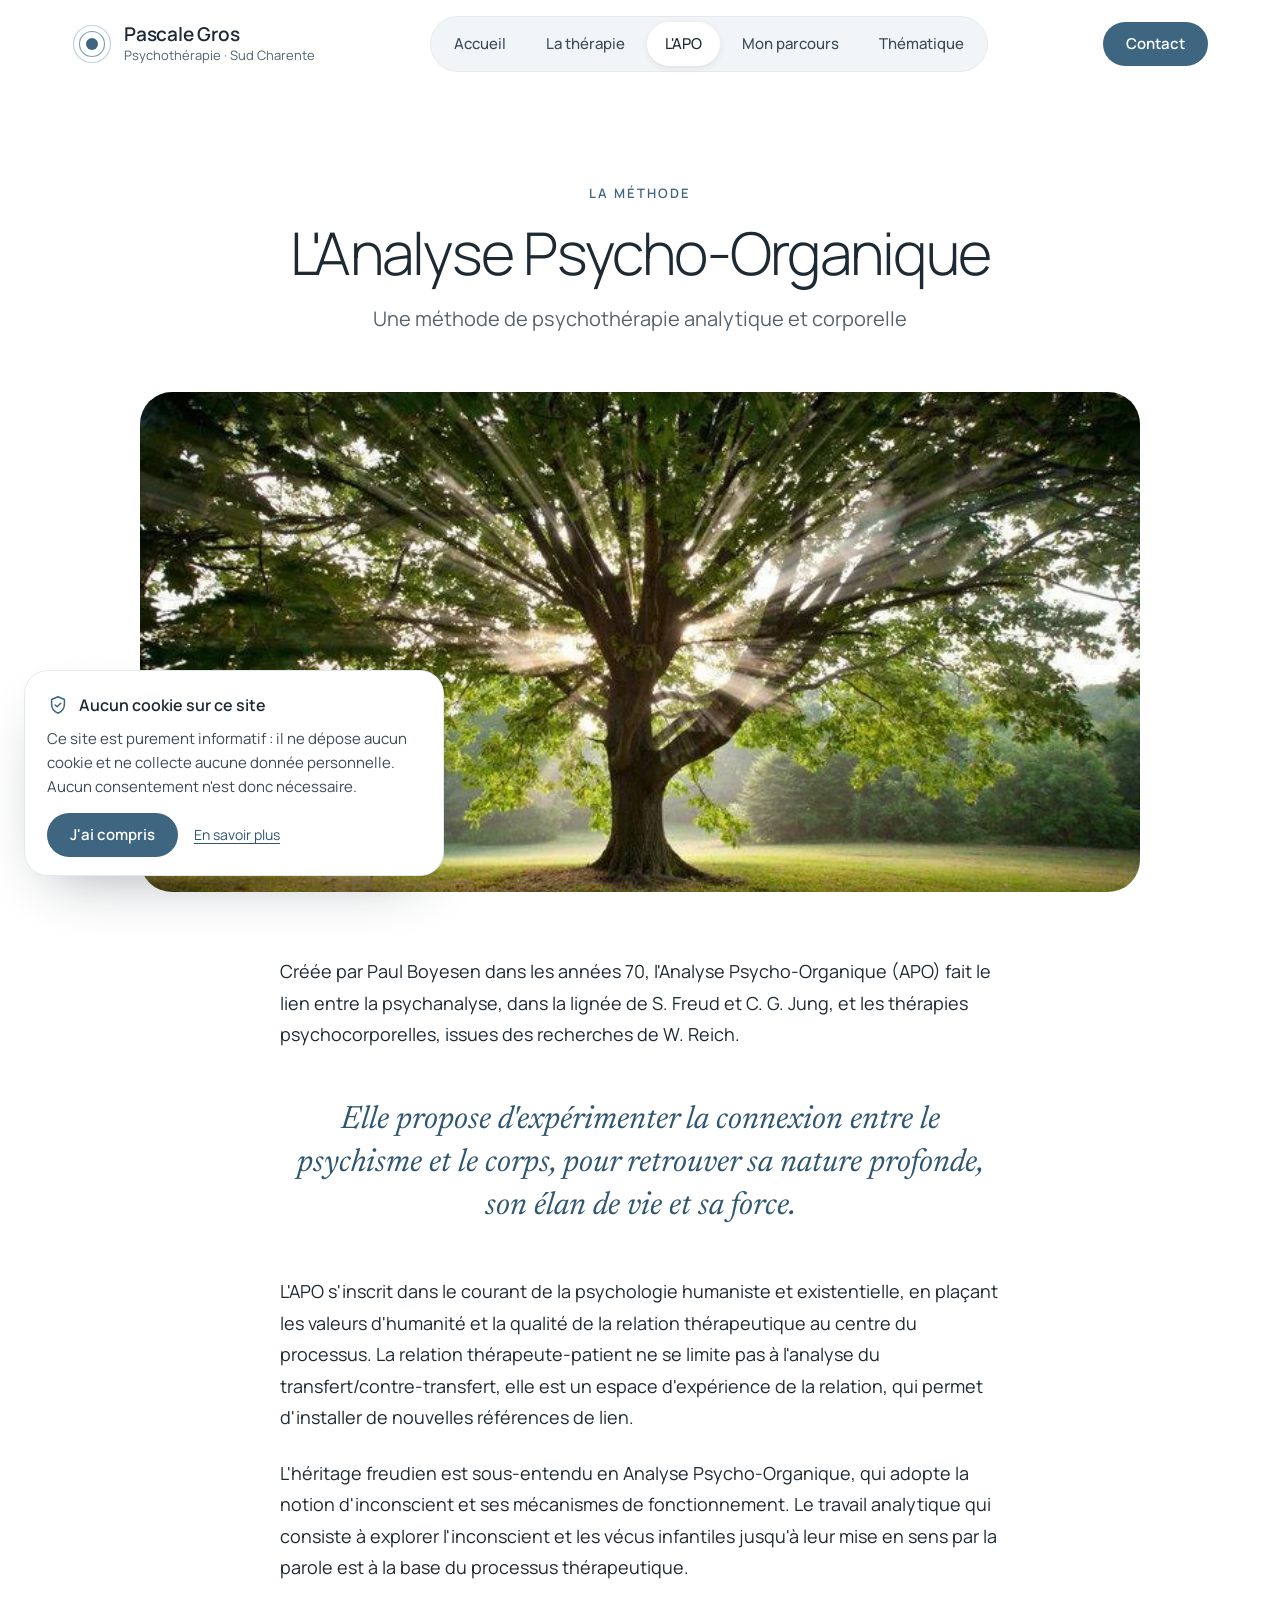
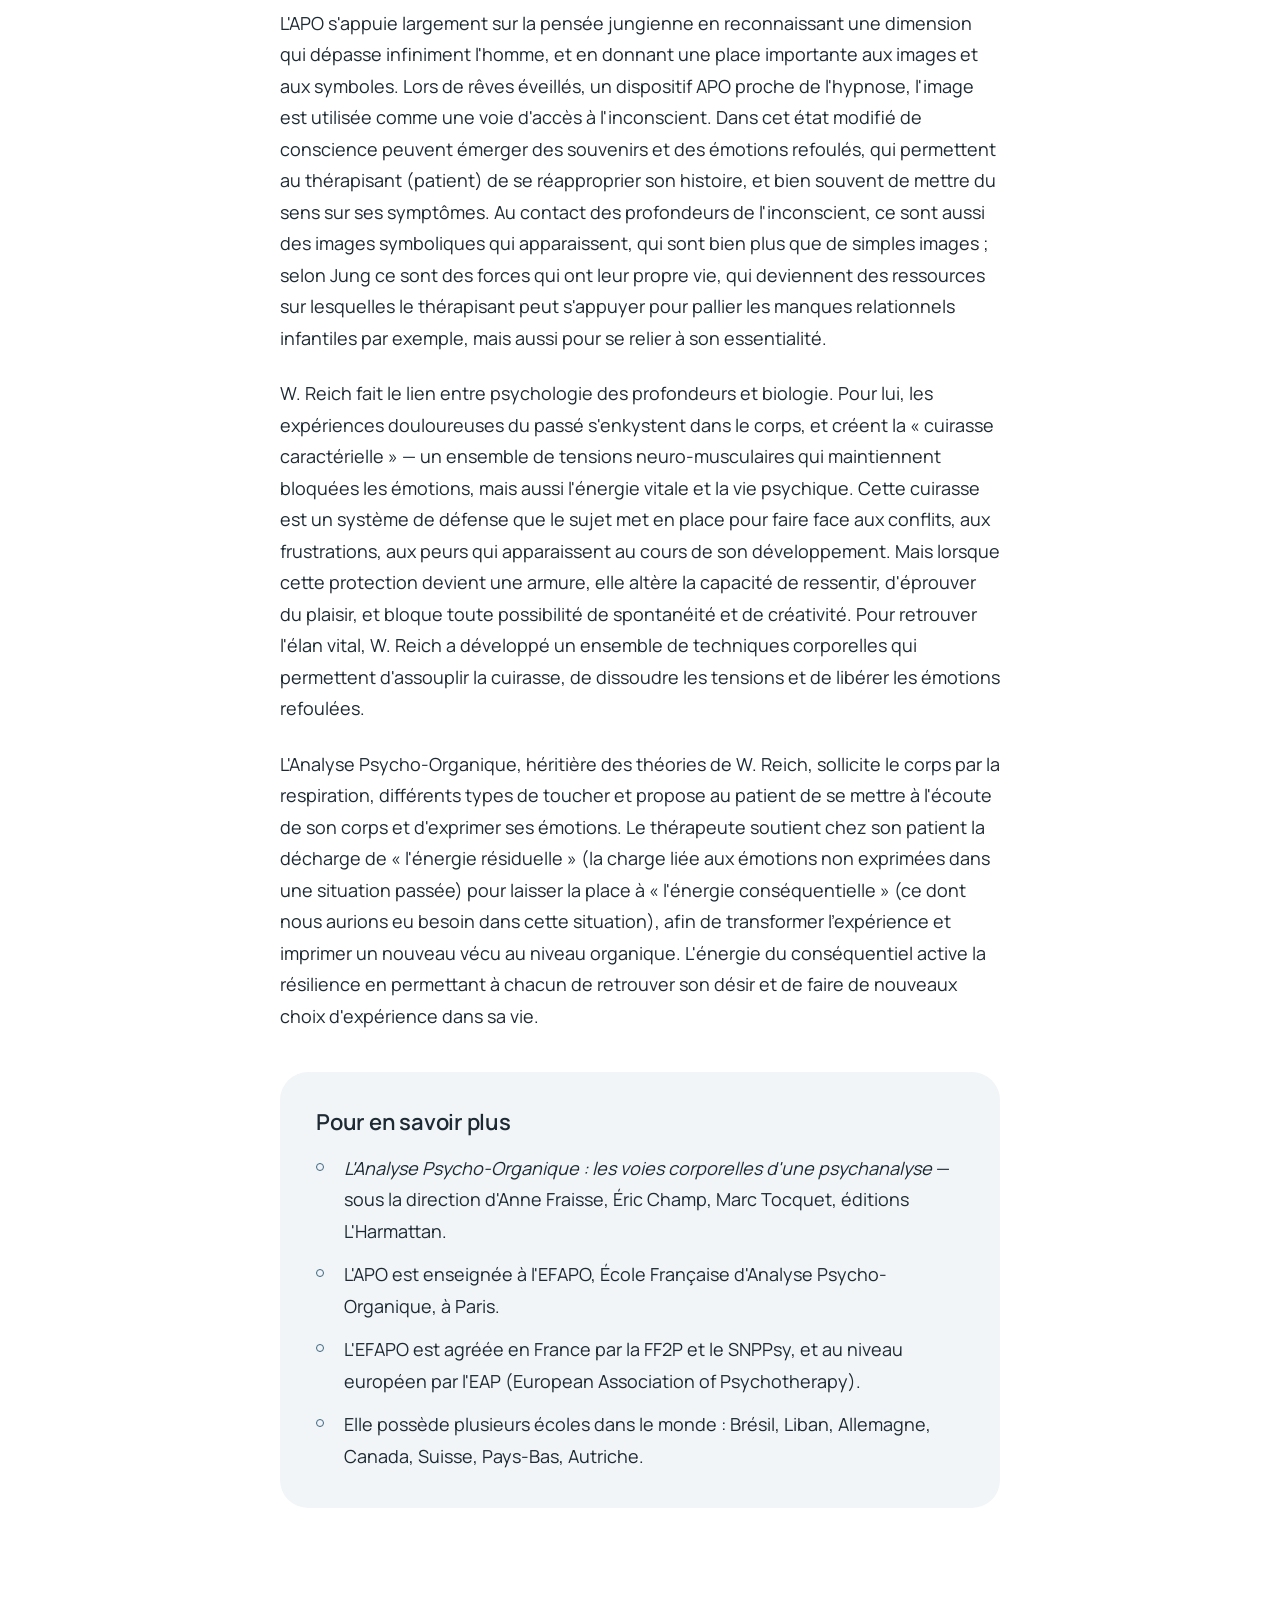
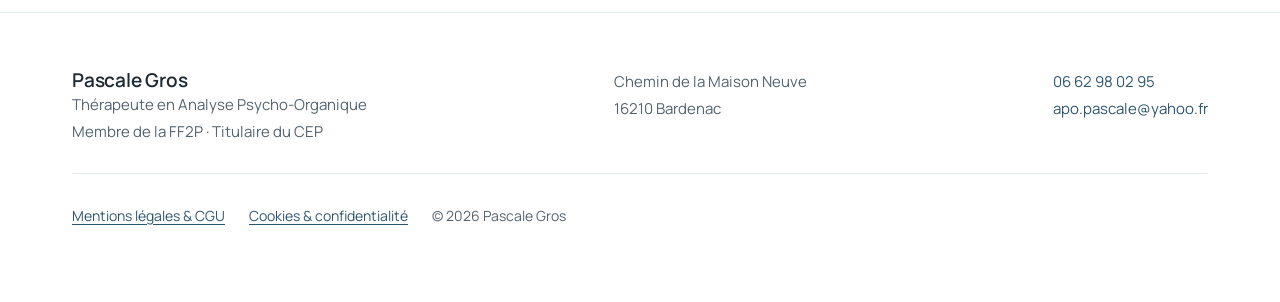
<file: psycho-organic-analysis/index.html>
<!DOCTYPE html><html lang="fr"><head><meta charSet="utf-8"/><meta name="viewport" content="width=device-width, initial-scale=1, viewport-fit=cover"/><link rel="preload" href="/fonts/manrope-latin-var.woff2" as="font" crossorigin="anonymous" type="font/woff2"/><link rel="stylesheet" href="/_next/static/chunks/3fq0aaov4mzmm.css" data-precedence="next"/><link rel="preload" as="script" fetchPriority="low" href="/_next/static/chunks/310vm2bl3xxpt.js"/><script src="/_next/static/chunks/2w-eoooe2od6u.js" async=""></script><script src="/_next/static/chunks/23e6jep2anmtk.js" async=""></script><script src="/_next/static/chunks/1rhpnhoywj_ox.js" async=""></script><script src="/_next/static/chunks/turbopack-2u1d16houkiyo.js" async=""></script><script src="/_next/static/chunks/3qfy96eoyh-ek.js" async=""></script><script src="/_next/static/chunks/2rxnlnwu36vvy.js" async=""></script><link rel="preload" href="/fonts/manrope-latin-var.woff2" as="font" type="font/woff2" crossorigin="anonymous"/><meta name="theme-color" content="#FFFFFF"/><meta name="color-scheme" content="light"/><title>L&#x27;Analyse Psycho-Organique (APO) · Pascale Gros, thérapeute en Sud Charente</title><meta name="description" content="L&#x27;Analyse Psycho-Organique, créée par Paul Boyesen : une psychothérapie analytique et corporelle entre Freud, Jung et Reich, pour retrouver sa nature profonde, son élan de vie et sa force."/><meta name="application-name" content="Pascale Gros — Psychothérapie"/><meta name="author" content="Pascale Gros"/><link rel="manifest" href="/manifest.webmanifest"/><meta name="keywords" content="psychothérapie,Analyse Psycho-Organique,APO,thérapeute,Bardenac,Sud Charente,Charente,Barbezieux,Chalais,thérapie psychocorporelle,EFAPO"/><meta name="creator" content="Pascale Gros"/><meta name="publisher" content="Pascale Gros"/><meta name="robots" content="index, follow, max-image-preview:large, max-snippet:-1"/><meta name="category" content="health"/><link rel="canonical" href="https://psycharente.fr/psycho-organic-analysis/"/><meta property="og:title" content="L&#x27;Analyse Psycho-Organique (APO) · Pascale Gros"/><meta property="og:description" content="L&#x27;Analyse Psycho-Organique, créée par Paul Boyesen : une psychothérapie analytique et corporelle entre Freud, Jung et Reich, pour retrouver sa nature profonde, son élan de vie et sa force."/><meta property="og:url" content="https://psycharente.fr/psycho-organic-analysis/"/><meta property="og:site_name" content="Pascale Gros — Cabinet de psychothérapie"/><meta property="og:locale" content="fr_FR"/><meta property="og:image" content="https://psycharente.fr/og-image.jpg"/><meta property="og:image:type" content="image/jpeg"/><meta property="og:image:width" content="1200"/><meta property="og:image:height" content="630"/><meta property="og:image:alt" content="Un voyage vers Soi — Pascale Gros, cabinet de psychothérapie en Sud Charente"/><meta property="og:type" content="website"/><meta name="twitter:card" content="summary_large_image"/><meta name="twitter:title" content="L&#x27;Analyse Psycho-Organique (APO) · Pascale Gros"/><meta name="twitter:description" content="L&#x27;Analyse Psycho-Organique, créée par Paul Boyesen : une psychothérapie analytique et corporelle entre Freud, Jung et Reich, pour retrouver sa nature profonde, son élan de vie et sa force."/><meta name="twitter:image" content="https://psycharente.fr/og-image.jpg"/><meta name="twitter:image:alt" content="Un voyage vers Soi — Pascale Gros, cabinet de psychothérapie en Sud Charente"/><link rel="icon" href="/favicon.ico?favicon.41e_g4id0n_cp.ico" sizes="64x64" type="image/x-icon"/><link rel="icon" href="/icon.png?icon.29m6k_o_q63t7.png" sizes="192x192" type="image/png"/><link rel="apple-touch-icon" href="/apple-icon.png?apple-icon.40_oln4-pjdpa.png" sizes="180x180" type="image/png"/><script src="/_next/static/chunks/0cz1d0mv5g_q7.js" noModule=""></script></head><body><div hidden=""><!--$--><!--/$--></div><div class="min-h-screen pb-[84px] desk:pb-0"><a href="#contenu" class="sr-only z-[70] rounded-full bg-ink px-5 py-3 text-white no-underline focus:not-sr-only focus:fixed focus:top-3 focus:left-3 hover:text-white">Aller au contenu</a><header class="sticky top-0 z-10 bg-white/[0.86] pt-[env(safe-area-inset-top)] backdrop-blur-md"><div class="mx-auto w-full max-w-[1200px] pl-[max(20px,env(safe-area-inset-left))] pr-[max(20px,env(safe-area-inset-right))] tab:px-8 flex flex-nowrap items-center justify-between gap-3 py-4 desk:flex-wrap desk:gap-x-6"><a class="flex items-center gap-3 text-ink no-underline hover:text-ink" aria-label="Pascale Gros — retour à l&#x27;accueil" href="/"><svg viewBox="0 0 40 40" fill="none" aria-hidden="true" focusable="false" class="size-[34px] desk:size-10"><circle cx="20" cy="20" r="18.5" stroke="#BFD2DE" stroke-width="1.2"></circle><circle cx="20" cy="20" r="12.5" stroke="#7FA2B8" stroke-width="1.2"></circle><circle cx="20" cy="20" r="6" fill="#3E6680"></circle></svg><span><span class="block text-[17px] font-semibold leading-[1.2] tracking-[-0.01em] desk:text-[19px]">Pascale Gros</span><span class="hidden text-xs leading-normal text-muted xs:block desk:text-[13px]">Psychothérapie · Sud Charente</span></span></a><nav aria-label="Navigation principale" class="hidden flex-wrap gap-1 rounded-full border border-line bg-mist p-[5px] desk:flex"><a class="inline-flex min-h-11 items-center rounded-full px-[18px] py-[9px] text-[15px] font-medium leading-normal no-underline transition-[background-color,color,box-shadow] duration-[400ms] text-slate hover:bg-white/70 hover:text-ink" href="/">Accueil</a><a class="inline-flex min-h-11 items-center rounded-full px-[18px] py-[9px] text-[15px] font-medium leading-normal no-underline transition-[background-color,color,box-shadow] duration-[400ms] text-slate hover:bg-white/70 hover:text-ink" href="/therapy/">La thérapie</a><a aria-current="page" class="inline-flex min-h-11 items-center rounded-full px-[18px] py-[9px] text-[15px] font-medium leading-normal no-underline transition-[background-color,color,box-shadow] duration-[400ms] bg-white text-ink shadow-[0_2px_10px_-4px_rgba(30,42,51,0.25)] hover:text-ink" href="/psycho-organic-analysis/">L&#x27;APO</a><a class="inline-flex min-h-11 items-center rounded-full px-[18px] py-[9px] text-[15px] font-medium leading-normal no-underline transition-[background-color,color,box-shadow] duration-[400ms] text-slate hover:bg-white/70 hover:text-ink" href="/about/">Mon parcours</a><a class="inline-flex min-h-11 items-center rounded-full px-[18px] py-[9px] text-[15px] font-medium leading-normal no-underline transition-[background-color,color,box-shadow] duration-[400ms] text-slate hover:bg-white/70 hover:text-ink" href="/themes/">Thématique</a></nav><a class="hidden desk:inline-flex items-center justify-center gap-2.5 rounded-full border-[1.5px] font-semibold no-underline cursor-pointer leading-normal transition-[background-color,color,box-shadow,transform] duration-[400ms] ease-[ease] bg-primary border-transparent text-white hover:bg-primary-dark hover:text-white hover:shadow-[0_12px_28px_-14px_rgba(46,86,112,0.6)] min-h-11 px-[22px] py-2 text-[15px]" href="/contact/">Contact</a><button type="button" aria-expanded="false" aria-controls="menu-mobile" class="inline-flex min-h-12 cursor-pointer items-center gap-2.5 rounded-full border-0 bg-ink px-3.5 text-base font-semibold text-white xs:pl-4 xs:pr-5 desk:hidden"><svg width="20" height="20" viewBox="0 0 24 24" fill="none" stroke="currentColor" stroke-width="1.8" stroke-linecap="round" stroke-linejoin="round" aria-hidden="true" focusable="false"><path d="M4 8h16M4 16h11"></path></svg>Menu</button></div></header><main id="contenu"><div class="animate-page-in"><div class="mx-auto w-full max-w-[1200px] pl-[max(20px,env(safe-area-inset-left))] pr-[max(20px,env(safe-area-inset-right))] tab:px-8 flex flex-col items-center gap-[18px] pt-14 pb-9 text-center tab:pt-24 tab:pb-14"><span class="text-[13px] leading-normal font-semibold uppercase tracking-[0.16em] text-primary animate-fade-up">La méthode</span><h1 class="m-0 font-light text-[clamp(36px,4.6vw,60px)] leading-[1.05] tracking-[-0.03em] animate-fade-up [animation-delay:150ms]">L&#x27;Analyse Psycho-Organique</h1><p class="m-0 text-[20px] text-muted animate-fade-up [animation-delay:300ms]">Une méthode de psychothérapie analytique et corporelle</p></div><div class="mx-auto w-full max-w-[1200px] pl-[max(20px,env(safe-area-inset-left))] pr-[max(20px,env(safe-area-inset-right))] tab:px-8 pb-[104px]"><div class="mx-auto mb-10 aspect-[4/3] max-w-[1000px] overflow-hidden rounded-3xl bg-sky tab:mb-16 tab:aspect-[16/8] tab:rounded-[32px] animate-fade-up [animation-delay:450ms]"><img src="/images/tree-light.webp" alt="Grand arbre traversé par les rayons du soleil" class="block size-full animate-drift object-cover" loading="lazy" decoding="async"/></div><div class="mx-auto max-w-[720px] [&amp;_p]:mt-0 [&amp;_p]:mb-6"><p>Créée par Paul Boyesen dans les années 70, l&#x27;Analyse Psycho-Organique (APO) fait le lien entre la psychanalyse, dans la lignée de S. Freud et C. G. Jung, et les thérapies psychocorporelles, issues des recherches de W. Reich.</p><p class="my-9! text-center font-serif text-[25px] italic leading-[1.35] text-primary-dark tab:my-12! tab:text-[32px]">Elle propose d&#x27;expérimenter la connexion entre le psychisme et le corps, pour retrouver sa nature profonde, son élan de vie et sa force.</p><p>L&#x27;APO s&#x27;inscrit dans le courant de la psychologie humaniste et existentielle, en plaçant les valeurs d&#x27;humanité et la qualité de la relation thérapeutique au centre du processus. La relation thérapeute-patient ne se limite pas à l&#x27;analyse du transfert/contre-transfert, elle est un espace d&#x27;expérience de la relation, qui permet d&#x27;installer de nouvelles références de lien.</p><p>L&#x27;héritage freudien est sous-entendu en Analyse Psycho-Organique, qui adopte la notion d&#x27;inconscient et ses mécanismes de fonctionnement. Le travail analytique qui consiste à explorer l&#x27;inconscient et les vécus infantiles jusqu&#x27;à leur mise en sens par la parole est à la base du processus thérapeutique.</p><p>L&#x27;APO s&#x27;appuie largement sur la pensée jungienne en reconnaissant une dimension qui dépasse infiniment l&#x27;homme, et en donnant une place importante aux images et aux symboles. Lors de rêves éveillés, un dispositif APO proche de l&#x27;hypnose, l&#x27;image est utilisée comme une voie d&#x27;accès à l&#x27;inconscient. Dans cet état modifié de conscience peuvent émerger des souvenirs et des émotions refoulés, qui permettent au thérapisant (patient) de se réapproprier son histoire, et bien souvent de mettre du sens sur ses symptômes. Au contact des profondeurs de l&#x27;inconscient, ce sont aussi des images symboliques qui apparaissent, qui sont bien plus que de simples images ; selon Jung ce sont des forces qui ont leur propre vie, qui deviennent des ressources sur lesquelles le thérapisant peut s&#x27;appuyer pour pallier les manques relationnels infantiles par exemple, mais aussi pour se relier à son essentialité.</p><p>W. Reich fait le lien entre psychologie des profondeurs et biologie. Pour lui, les expériences douloureuses du passé s&#x27;enkystent dans le corps, et créent la « cuirasse caractérielle » — un ensemble de tensions neuro-musculaires qui maintiennent bloquées les émotions, mais aussi l&#x27;énergie vitale et la vie psychique. Cette cuirasse est un système de défense que le sujet met en place pour faire face aux conflits, aux frustrations, aux peurs qui apparaissent au cours de son développement. Mais lorsque cette protection devient une armure, elle altère la capacité de ressentir, d&#x27;éprouver du plaisir, et bloque toute possibilité de spontanéité et de créativité. Pour retrouver l&#x27;élan vital, W. Reich a développé un ensemble de techniques corporelles qui permettent d&#x27;assouplir la cuirasse, de dissoudre les tensions et de libérer les émotions refoulées.</p><p>L&#x27;Analyse Psycho-Organique, héritière des théories de W. Reich, sollicite le corps par la respiration, différents types de toucher et propose au patient de se mettre à l&#x27;écoute de son corps et d&#x27;exprimer ses émotions. Le thérapeute soutient chez son patient la décharge de « l&#x27;énergie résiduelle » (la charge liée aux émotions non exprimées dans une situation passée) pour laisser la place à « l&#x27;énergie conséquentielle » (ce dont nous aurions eu besoin dans cette situation), afin de transformer l&#x27;expérience et imprimer un nouveau vécu au niveau organique. L&#x27;énergie du conséquentiel active la résilience en permettant à chacun de retrouver son désir et de faire de nouveaux choix d&#x27;expérience dans sa vie.</p><div class="mt-10 rounded-[28px] bg-mist p-9"><h2 class="m-0 font-semibold text-[22px] leading-[1.3] tracking-[-0.01em] mb-4">Pour en savoir plus</h2><ul class="m-0 flex list-none flex-col gap-3 p-0"><li class="grid grid-cols-[20px_minmax(0,1fr)] gap-2"><span aria-hidden="true" class="mt-2.5 size-2 rounded-full border-[1.5px] border-primary"></span><span><em>L&#x27;Analyse Psycho-Organique : les voies corporelles d&#x27;une psychanalyse</em> — sous la direction d&#x27;Anne Fraisse, Éric Champ, Marc Tocquet, éditions L&#x27;Harmattan.</span></li><li class="grid grid-cols-[20px_minmax(0,1fr)] gap-2"><span aria-hidden="true" class="mt-2.5 size-2 rounded-full border-[1.5px] border-primary"></span><span>L&#x27;APO est enseignée à l&#x27;EFAPO, École Française d&#x27;Analyse Psycho-Organique, à Paris.</span></li><li class="grid grid-cols-[20px_minmax(0,1fr)] gap-2"><span aria-hidden="true" class="mt-2.5 size-2 rounded-full border-[1.5px] border-primary"></span><span>L&#x27;EFAPO est agréée en France par la FF2P et le SNPPsy, et au niveau européen par l&#x27;EAP (European Association of Psychotherapy).</span></li><li class="grid grid-cols-[20px_minmax(0,1fr)] gap-2"><span aria-hidden="true" class="mt-2.5 size-2 rounded-full border-[1.5px] border-primary"></span><span>Elle possède plusieurs écoles dans le monde : Brésil, Liban, Allemagne, Canada, Suisse, Pays-Bas, Autriche.</span></li></ul></div></div></div><!--$--><!--/$--></div></main><footer class="border-t border-line pt-14 pb-16 text-[15px] text-muted"><div class="mx-auto w-full max-w-[1200px] pl-[max(20px,env(safe-area-inset-left))] pr-[max(20px,env(safe-area-inset-right))] tab:px-8"><div class="flex flex-col justify-between gap-5 tab:flex-row tab:flex-wrap tab:gap-x-16 tab:gap-y-6"><div><span class="block text-[19px] font-semibold leading-[1.2] tracking-[-0.01em] text-ink">Pascale Gros</span>Thérapeute en Analyse Psycho-Organique<br/>Membre de la FF2P · Titulaire du CEP</div><address class="not-italic">Chemin de la Maison Neuve<br/>16210<!-- --> <!-- -->Bardenac</address><div><a href="tel:+33662980295">06 62 98 02 95</a><br/><a href="mailto:apo.pascale@yahoo.fr">apo.pascale@yahoo.fr</a></div></div><div class="mt-7 flex flex-wrap items-center gap-x-6 gap-y-1 border-t border-line pt-5"><a class="inline-flex min-h-11 items-center bg-transparent p-0 text-sm text-primary-dark underline underline-offset-[3px] hover:text-primary-deep cursor-pointer" href="/legal-notice/">Mentions légales &amp; CGU</a><a class="inline-flex min-h-11 items-center bg-transparent p-0 text-sm text-primary-dark underline underline-offset-[3px] hover:text-primary-deep cursor-pointer" href="/privacy/">Cookies &amp; confidentialité</a><span class="text-sm">© <!-- -->2026<!-- --> Pascale Gros</span></div></div></footer><div aria-label="Contact rapide" role="region" class="fixed inset-x-0 bottom-0 z-40 grid grid-cols-[minmax(0,1fr)_minmax(0,1.4fr)] gap-2.5 border-t border-line bg-white/[0.94] pt-2.5 pr-[max(16px,env(safe-area-inset-right))] pb-[calc(10px+env(safe-area-inset-bottom))] pl-[max(16px,env(safe-area-inset-left))] backdrop-blur-md desk:hidden"><a href="tel:+33662980295" class="inline-flex items-center justify-center gap-2.5 rounded-full border-[1.5px] font-semibold no-underline cursor-pointer leading-normal transition-[background-color,color,box-shadow,transform] duration-[400ms] ease-[ease] bg-mist border-line text-ink hover:bg-sky hover:text-ink min-h-[52px] px-3.5 py-2.5 text-base w-full"><svg width="18" height="18" viewBox="0 0 24 24" fill="none" stroke="currentColor" stroke-width="1.7" stroke-linecap="round" stroke-linejoin="round" aria-hidden="true" focusable="false"><path d="M22 16.9v3a2 2 0 0 1-2.2 2 19.8 19.8 0 0 1-8.6-3.1 19.5 19.5 0 0 1-6-6A19.8 19.8 0 0 1 2.1 4.2 2 2 0 0 1 4.1 2h3a2 2 0 0 1 2 1.7c.1.9.4 1.8.7 2.7a2 2 0 0 1-.5 2.1L8 9.8a16 16 0 0 0 6 6l1.3-1.3a2 2 0 0 1 2.1-.4c.9.3 1.8.6 2.7.7a2 2 0 0 1 1.7 2z"></path></svg>Appeler</a><a class="inline-flex items-center justify-center gap-2.5 rounded-full border-[1.5px] font-semibold no-underline cursor-pointer leading-normal transition-[background-color,color,box-shadow,transform] duration-[400ms] ease-[ease] bg-primary border-transparent text-white hover:bg-primary-dark hover:text-white hover:shadow-[0_12px_28px_-14px_rgba(46,86,112,0.6)] min-h-[52px] px-3.5 py-2.5 text-base w-full" href="/contact/">Prendre rendez-vous</a></div></div><script id="_R_">(globalThis["TURBOPACK"] || (globalThis["TURBOPACK"] = [])).push({"otherChunks":["static/chunks/310vm2bl3xxpt.js","static/chunks/2w-eoooe2od6u.js","static/chunks/23e6jep2anmtk.js","static/chunks/1rhpnhoywj_ox.js"],"runtimeModuleIds":[94553]});</script><script src="/_next/static/chunks/310vm2bl3xxpt.js" async=""></script><script>(self.__next_f=self.__next_f||[]).push([0])</script><script>self.__next_f.push([1,"1:\"$Sreact.fragment\"\n2:\"/_next/static/chunks/3qfy96eoyh-ek.js\"\n3:I[39756,[\"$2\"],\"default\"]\n4:I[37457,[\"$2\"],\"default\"]\n5:\"/_next/static/chunks/2rxnlnwu36vvy.js\"\n6:I[70119,[\"$2\",\"$5\"],\"default\"]\n7:I[22016,[\"$2\",\"$5\"],\"\"]\n14:I[68027,[\"$2\"],\"default\",1]\n:HL[\"/_next/static/chunks/3fq0aaov4mzmm.css\",\"style\"]\n:HL[\"/fonts/manrope-latin-var.woff2\",\"font\",{\"crossOrigin\":\"anonymous\",\"type\":\"font/woff2\"}]\n10:X\n11:[[\"children\",{\"s\":\"__PAGE__\",\"h\":512,\"d\":{\"r\":\"$L12\",\"p\":false,\"v\":null}}]]\ne:[[\"children\",{\"s\":\"psycho-organic-analysis\",\"h\":512,\"d\":{\"r\":\"$Lf\",\"p\":false,\"v\":\"$10\"},\"c\":\"$Q11\"}]]\nc:[[\"children\",{\"s\":\"(site)\",\"h\":512,\"d\":{\"r\":\"$Ld\",\"p\":false,\"v\":null},\"c\":\"$Qe\"}]]\n"])</script><script>self.__next_f.push([1,"0:{\"P\":null,\"c\":[\"\",\"psycho-organic-analysis\",\"\"],\"q\":\"\",\"i\":false,\"t\":{\"t\":{\"s\":\"\",\"h\":528,\"d\":{\"r\":[\"$\",\"$1\",\"c\",{\"children\":[[[\"$\",\"link\",\"0\",{\"rel\":\"stylesheet\",\"href\":\"/_next/static/chunks/3fq0aaov4mzmm.css\",\"precedence\":\"next\",\"crossOrigin\":\"$undefined\",\"nonce\":\"$undefined\"}],[\"$\",\"script\",\"script-0\",{\"src\":\"/_next/static/chunks/3qfy96eoyh-ek.js\",\"async\":true,\"nonce\":\"$undefined\"}]],[\"$\",\"html\",null,{\"lang\":\"fr\",\"children\":[[\"$\",\"head\",null,{\"children\":[\"$\",\"link\",null,{\"rel\":\"preload\",\"href\":\"/fonts/manrope-latin-var.woff2\",\"as\":\"font\",\"type\":\"font/woff2\",\"crossOrigin\":\"anonymous\"}]}],[\"$\",\"body\",null,{\"children\":[\"$\",\"$L3\",null,{\"parallelRouterKey\":\"children\",\"error\":\"$undefined\",\"errorStyles\":\"$undefined\",\"errorScripts\":\"$undefined\",\"template\":[\"$\",\"$L4\",null,{}],\"templateStyles\":\"$undefined\",\"templateScripts\":\"$undefined\",\"notFound\":[[\"$\",\"div\",null,{\"className\":\"min-h-screen pb-[84px] desk:pb-0\",\"children\":[[\"$\",\"a\",null,{\"href\":\"#contenu\",\"className\":\"sr-only z-[70] rounded-full bg-ink px-5 py-3 text-white no-underline focus:not-sr-only focus:fixed focus:top-3 focus:left-3 hover:text-white\",\"children\":\"Aller au contenu\"}],[\"$\",\"$L6\",null,{}],[\"$\",\"main\",null,{\"id\":\"contenu\",\"children\":[\"$\",\"div\",null,{\"className\":\"mx-auto w-full max-w-[1200px] pl-[max(20px,env(safe-area-inset-left))] pr-[max(20px,env(safe-area-inset-right))] tab:px-8 flex flex-col items-center gap-[18px] pt-24 pb-[104px] text-center\",\"children\":[[\"$\",\"span\",null,{\"className\":\"text-[13px] leading-normal font-semibold uppercase tracking-[0.16em] text-primary\",\"children\":\"Erreur 404\"}],[\"$\",\"h1\",null,{\"className\":\"m-0 font-light text-[clamp(36px,4.6vw,60px)] leading-[1.05] tracking-[-0.03em]\",\"children\":\"Cette page est introuvable\"}],[\"$\",\"p\",null,{\"className\":\"m-0 max-w-[520px] text-muted\",\"children\":\"L'adresse a peut-être changé. Vous pouvez revenir à l'accueil ou prendre contact directement.\"}],[\"$\",\"div\",null,{\"className\":\"mt-4 flex flex-wrap justify-center gap-3\",\"children\":[[\"$\",\"$L7\",null,{\"href\":\"/\",\"className\":\"inline-flex items-center justify-center gap-2.5 rounded-full border-[1.5px] font-semibold no-underline cursor-pointer leading-normal transition-[background-color,color,box-shadow,transform] duration-[400ms] ease-[ease] bg-primary border-transparent text-white hover:bg-primary-dark hover:text-white hover:shadow-[0_12px_28px_-14px_rgba(46,86,112,0.6)] min-h-[50px] px-7 py-3 text-base\",\"children\":\"Retour à l'accueil\"}],[\"$\",\"$L7\",null,{\"href\":\"/contact/\",\"className\":\"inline-flex items-center justify-center gap-2.5 rounded-full border-[1.5px] font-semibold no-underline cursor-pointer leading-normal transition-[background-color,color,box-shadow,transform] duration-[400ms] ease-[ease] bg-mist border-line text-ink hover:bg-sky hover:text-ink min-h-[50px] px-7 py-3 text-base\",\"children\":\"Contact\"}]]}]]}]}],[\"$\",\"footer\",null,{\"className\":\"border-t border-line pt-14 pb-16 text-[15px] text-muted\",\"children\":[\"$\",\"div\",null,{\"className\":\"mx-auto w-full max-w-[1200px] pl-[max(20px,env(safe-area-inset-left))] pr-[max(20px,env(safe-area-inset-right))] tab:px-8\",\"children\":[[\"$\",\"div\",null,{\"className\":\"flex flex-col justify-between gap-5 tab:flex-row tab:flex-wrap tab:gap-x-16 tab:gap-y-6\",\"children\":[[\"$\",\"div\",null,{\"children\":[[\"$\",\"span\",null,{\"className\":\"block text-[19px] font-semibold leading-[1.2] tracking-[-0.01em] text-ink\",\"children\":\"Pascale Gros\"}],\"Thérapeute en Analyse Psycho-Organique\",[\"$\",\"br\",null,{}],\"Membre de la FF2P · Titulaire du CEP\"]}],[\"$\",\"address\",null,{\"className\":\"not-italic\",\"children\":[\"Chemin de la Maison Neuve\",[\"$\",\"br\",null,{}],\"16210\",\" \",\"Bardenac\"]}],[\"$\",\"div\",null,{\"children\":[[\"$\",\"a\",null,{\"href\":\"tel:+33662980295\",\"children\":\"06 62 98 02 95\"}],[\"$\",\"br\",null,{}],[\"$\",\"a\",null,{\"href\":\"mailto:apo.pascale@yahoo.fr\",\"children\":\"apo.pascale@yahoo.fr\"}]]}]]}],[\"$\",\"div\",null,{\"className\":\"mt-7 flex flex-wrap items-center gap-x-6 gap-y-1 border-t border-line pt-5\",\"children\":[[\"$\",\"$L7\",null,{\"href\":\"/legal-notice/\",\"className\":\"inline-flex min-h-11 items-center bg-transparent p-0 text-sm text-primary-dark underline underline-offset-[3px] hover:text-primary-deep cursor-pointer\",\"children\":\"Mentions légales \u0026 CGU\"}],\"$L8\",\"$L9\"]}]]}]}],\"$La\",\"$Lb\"]}],[]],\"forbidden\":\"$undefined\",\"unauthorized\":\"$undefined\"}]}]]}]]}],\"p\":false,\"v\":null},\"c\":\"$Qc\"},\"h\":{\"r\":\"$L13\",\"p\":false,\"v\":null}},\"m\":\"$undefined\",\"G\":[\"$14\",[\"$L15\"]],\"S\":true,\"r\":\"$undefined\",\"s\":\"$undefined\",\"a\":\"$undefined\",\"l\":\"$undefined\",\"p\":\"$undefined\",\"d\":\"$undefined\",\"b\":\"IPlgb3As97YncxdCPhkgf\"}\n"])</script><script>self.__next_f.push([1,"16:I[91297,[\"$2\",\"$5\"],\"default\"]\n22:\"ViewportBoundary\"\n23:I[97367,[\"$2\"],\"$22\"]\n25:\"MetadataBoundary\"\n26:I[97367,[\"$2\"],\"$25\"]\n27:\"$Sreact.suspense\"\n8:[\"$\",\"$L7\",null,{\"href\":\"/privacy/\",\"className\":\"inline-flex min-h-11 items-center bg-transparent p-0 text-sm text-primary-dark underline underline-offset-[3px] hover:text-primary-deep cursor-pointer\",\"children\":\"Cookies \u0026 confidentialité\"}]\n9:[\"$\",\"span\",null,{\"className\":\"text-sm\",\"children\":[\"© \",2026,\" Pascale Gros\"]}]\n"])</script><script>self.__next_f.push([1,"a:[\"$\",\"div\",null,{\"aria-label\":\"Contact rapide\",\"role\":\"region\",\"className\":\"fixed inset-x-0 bottom-0 z-40 grid grid-cols-[minmax(0,1fr)_minmax(0,1.4fr)] gap-2.5 border-t border-line bg-white/[0.94] pt-2.5 pr-[max(16px,env(safe-area-inset-right))] pb-[calc(10px+env(safe-area-inset-bottom))] pl-[max(16px,env(safe-area-inset-left))] backdrop-blur-md desk:hidden\",\"children\":[[\"$\",\"a\",null,{\"href\":\"tel:+33662980295\",\"className\":\"inline-flex items-center justify-center gap-2.5 rounded-full border-[1.5px] font-semibold no-underline cursor-pointer leading-normal transition-[background-color,color,box-shadow,transform] duration-[400ms] ease-[ease] bg-mist border-line text-ink hover:bg-sky hover:text-ink min-h-[52px] px-3.5 py-2.5 text-base w-full\",\"children\":[[\"$\",\"svg\",null,{\"width\":18,\"height\":18,\"viewBox\":\"0 0 24 24\",\"fill\":\"none\",\"stroke\":\"currentColor\",\"strokeWidth\":1.7,\"strokeLinecap\":\"round\",\"strokeLinejoin\":\"round\",\"aria-hidden\":true,\"focusable\":false,\"className\":\"$undefined\",\"children\":[\"$\",\"path\",null,{\"d\":\"M22 16.9v3a2 2 0 0 1-2.2 2 19.8 19.8 0 0 1-8.6-3.1 19.5 19.5 0 0 1-6-6A19.8 19.8 0 0 1 2.1 4.2 2 2 0 0 1 4.1 2h3a2 2 0 0 1 2 1.7c.1.9.4 1.8.7 2.7a2 2 0 0 1-.5 2.1L8 9.8a16 16 0 0 0 6 6l1.3-1.3a2 2 0 0 1 2.1-.4c.9.3 1.8.6 2.7.7a2 2 0 0 1 1.7 2z\"}]}],\"Appeler\"]}],[\"$\",\"$L7\",null,{\"href\":\"/contact/\",\"className\":\"inline-flex items-center justify-center gap-2.5 rounded-full border-[1.5px] font-semibold no-underline cursor-pointer leading-normal transition-[background-color,color,box-shadow,transform] duration-[400ms] ease-[ease] bg-primary border-transparent text-white hover:bg-primary-dark hover:text-white hover:shadow-[0_12px_28px_-14px_rgba(46,86,112,0.6)] min-h-[52px] px-3.5 py-2.5 text-base w-full\",\"children\":\"Prendre rendez-vous\"}]]}]\n"])</script><script>self.__next_f.push([1,"b:[\"$\",\"$L16\",null,{}]\n"])</script><script>self.__next_f.push([1,"d:[\"$\",\"$1\",\"c\",{\"children\":[[[\"$\",\"script\",\"script-0\",{\"src\":\"/_next/static/chunks/2rxnlnwu36vvy.js\",\"async\":true,\"nonce\":\"$undefined\"}]],[\"$\",\"div\",null,{\"className\":\"min-h-screen pb-[84px] desk:pb-0\",\"children\":[[\"$\",\"a\",null,{\"href\":\"#contenu\",\"className\":\"sr-only z-[70] rounded-full bg-ink px-5 py-3 text-white no-underline focus:not-sr-only focus:fixed focus:top-3 focus:left-3 hover:text-white\",\"children\":\"Aller au contenu\"}],[\"$\",\"$L6\",null,{}],[\"$\",\"main\",null,{\"id\":\"contenu\",\"children\":[\"$\",\"$L3\",null,{\"parallelRouterKey\":\"children\",\"error\":\"$undefined\",\"errorStyles\":\"$undefined\",\"errorScripts\":\"$undefined\",\"template\":[\"$\",\"div\",null,{\"className\":\"animate-page-in\",\"children\":[\"$\",\"$L4\",null,{}]}],\"templateStyles\":[],\"templateScripts\":null,\"notFound\":[[\"$\",\"div\",null,{\"className\":\"min-h-screen pb-[84px] desk:pb-0\",\"children\":[[\"$\",\"a\",null,{\"href\":\"#contenu\",\"className\":\"sr-only z-[70] rounded-full bg-ink px-5 py-3 text-white no-underline focus:not-sr-only focus:fixed focus:top-3 focus:left-3 hover:text-white\",\"children\":\"Aller au contenu\"}],[\"$\",\"$L6\",null,{}],[\"$\",\"main\",null,{\"id\":\"contenu\",\"children\":[\"$\",\"div\",null,{\"className\":\"mx-auto w-full max-w-[1200px] pl-[max(20px,env(safe-area-inset-left))] pr-[max(20px,env(safe-area-inset-right))] tab:px-8 flex flex-col items-center gap-[18px] pt-24 pb-[104px] text-center\",\"children\":[[\"$\",\"span\",null,{\"className\":\"text-[13px] leading-normal font-semibold uppercase tracking-[0.16em] text-primary\",\"children\":\"Erreur 404\"}],[\"$\",\"h1\",null,{\"className\":\"m-0 font-light text-[clamp(36px,4.6vw,60px)] leading-[1.05] tracking-[-0.03em]\",\"children\":\"Cette page est introuvable\"}],[\"$\",\"p\",null,{\"className\":\"m-0 max-w-[520px] text-muted\",\"children\":\"L'adresse a peut-être changé. Vous pouvez revenir à l'accueil ou prendre contact directement.\"}],[\"$\",\"div\",null,{\"className\":\"mt-4 flex flex-wrap justify-center gap-3\",\"children\":[[\"$\",\"$L7\",null,{\"href\":\"/\",\"className\":\"inline-flex items-center justify-center gap-2.5 rounded-full border-[1.5px] font-semibold no-underline cursor-pointer leading-normal transition-[background-color,color,box-shadow,transform] duration-[400ms] ease-[ease] bg-primary border-transparent text-white hover:bg-primary-dark hover:text-white hover:shadow-[0_12px_28px_-14px_rgba(46,86,112,0.6)] min-h-[50px] px-7 py-3 text-base\",\"children\":\"Retour à l'accueil\"}],[\"$\",\"$L7\",null,{\"href\":\"/contact/\",\"className\":\"inline-flex items-center justify-center gap-2.5 rounded-full border-[1.5px] font-semibold no-underline cursor-pointer leading-normal transition-[background-color,color,box-shadow,transform] duration-[400ms] ease-[ease] bg-mist border-line text-ink hover:bg-sky hover:text-ink min-h-[50px] px-7 py-3 text-base\",\"children\":\"Contact\"}]]}]]}]}],[\"$\",\"footer\",null,{\"className\":\"border-t border-line pt-14 pb-16 text-[15px] text-muted\",\"children\":[\"$\",\"div\",null,{\"className\":\"mx-auto w-full max-w-[1200px] pl-[max(20px,env(safe-area-inset-left))] pr-[max(20px,env(safe-area-inset-right))] tab:px-8\",\"children\":[[\"$\",\"div\",null,{\"className\":\"flex flex-col justify-between gap-5 tab:flex-row tab:flex-wrap tab:gap-x-16 tab:gap-y-6\",\"children\":[[\"$\",\"div\",null,{\"children\":[[\"$\",\"span\",null,{\"className\":\"block text-[19px] font-semibold leading-[1.2] tracking-[-0.01em] text-ink\",\"children\":\"Pascale Gros\"}],\"Thérapeute en Analyse Psycho-Organique\",[\"$\",\"br\",null,{}],\"Membre de la FF2P · Titulaire du CEP\"]}],[\"$\",\"address\",null,{\"className\":\"not-italic\",\"children\":[\"Chemin de la Maison Neuve\",[\"$\",\"br\",null,{}],\"16210\",\" \",\"Bardenac\"]}],[\"$\",\"div\",null,{\"children\":[[\"$\",\"a\",null,{\"href\":\"tel:+33662980295\",\"children\":\"06 62 98 02 95\"}],[\"$\",\"br\",null,{}],[\"$\",\"a\",null,{\"href\":\"mailto:apo.pascale@yahoo.fr\",\"children\":\"apo.pascale@yahoo.fr\"}]]}]]}],[\"$\",\"div\",null,{\"className\":\"mt-7 flex flex-wrap items-center gap-x-6 gap-y-1 border-t border-line pt-5\",\"children\":[[\"$\",\"$L7\",null,{\"href\":\"/legal-notice/\",\"className\":\"inline-flex min-h-11 items-center bg-transparent p-0 text-sm text-primary-dark underline underline-offset-[3px] hover:text-primary-deep cursor-pointer\",\"children\":\"Mentions légales \u0026 CGU\"}],\"$L17\",\"$L18\"]}]]}]}],\"$L19\",\"$L1a\"]}],[]],\"forbidden\":\"$undefined\",\"unauthorized\":\"$undefined\"}]}],\"$L1b\",\"$L1c\",\"$L1d\"]}]]}]\n"])</script><script>self.__next_f.push([1,"f:[\"$\",\"$1\",\"c\",{\"children\":[null,[\"$\",\"$L3\",null,{\"parallelRouterKey\":\"children\",\"error\":\"$undefined\",\"errorStyles\":\"$undefined\",\"errorScripts\":\"$undefined\",\"template\":[\"$\",\"$L4\",null,{}],\"templateStyles\":\"$undefined\",\"templateScripts\":\"$undefined\",\"notFound\":\"$undefined\",\"forbidden\":\"$undefined\",\"unauthorized\":\"$undefined\"}]]}]\n"])</script><script>self.__next_f.push([1,"12:[\"$\",\"$1\",\"c\",{\"children\":[[[\"$\",\"div\",null,{\"className\":\"mx-auto w-full max-w-[1200px] pl-[max(20px,env(safe-area-inset-left))] pr-[max(20px,env(safe-area-inset-right))] tab:px-8 flex flex-col items-center gap-[18px] pt-14 pb-9 text-center tab:pt-24 tab:pb-14\",\"children\":[[\"$\",\"span\",null,{\"className\":\"text-[13px] leading-normal font-semibold uppercase tracking-[0.16em] text-primary animate-fade-up\",\"children\":\"La méthode\"}],[\"$\",\"h1\",null,{\"className\":\"m-0 font-light text-[clamp(36px,4.6vw,60px)] leading-[1.05] tracking-[-0.03em] animate-fade-up [animation-delay:150ms]\",\"children\":\"L'Analyse Psycho-Organique\"}],[\"$\",\"p\",null,{\"className\":\"m-0 text-[20px] text-muted animate-fade-up [animation-delay:300ms]\",\"children\":\"Une méthode de psychothérapie analytique et corporelle\"}]]}],[\"$\",\"div\",null,{\"className\":\"mx-auto w-full max-w-[1200px] pl-[max(20px,env(safe-area-inset-left))] pr-[max(20px,env(safe-area-inset-right))] tab:px-8 pb-[104px]\",\"children\":[[\"$\",\"div\",null,{\"className\":\"mx-auto mb-10 aspect-[4/3] max-w-[1000px] overflow-hidden rounded-3xl bg-sky tab:mb-16 tab:aspect-[16/8] tab:rounded-[32px] animate-fade-up [animation-delay:450ms]\",\"children\":[\"$\",\"img\",null,{\"src\":\"/images/tree-light.webp\",\"alt\":\"Grand arbre traversé par les rayons du soleil\",\"className\":\"block size-full animate-drift object-cover\",\"loading\":\"lazy\",\"decoding\":\"async\"}]}],[\"$\",\"div\",null,{\"className\":\"mx-auto max-w-[720px] [\u0026_p]:mt-0 [\u0026_p]:mb-6\",\"children\":[[\"$\",\"p\",null,{\"children\":\"Créée par Paul Boyesen dans les années 70, l'Analyse Psycho-Organique (APO) fait le lien entre la psychanalyse, dans la lignée de S. Freud et C. G. Jung, et les thérapies psychocorporelles, issues des recherches de W. Reich.\"}],[\"$\",\"p\",null,{\"className\":\"my-9! text-center font-serif text-[25px] italic leading-[1.35] text-primary-dark tab:my-12! tab:text-[32px]\",\"children\":\"Elle propose d'expérimenter la connexion entre le psychisme et le corps, pour retrouver sa nature profonde, son élan de vie et sa force.\"}],[\"$\",\"p\",null,{\"children\":\"L'APO s'inscrit dans le courant de la psychologie humaniste et existentielle, en plaçant les valeurs d'humanité et la qualité de la relation thérapeutique au centre du processus. La relation thérapeute-patient ne se limite pas à l'analyse du transfert/contre-transfert, elle est un espace d'expérience de la relation, qui permet d'installer de nouvelles références de lien.\"}],[\"$\",\"p\",null,{\"children\":\"L'héritage freudien est sous-entendu en Analyse Psycho-Organique, qui adopte la notion d'inconscient et ses mécanismes de fonctionnement. Le travail analytique qui consiste à explorer l'inconscient et les vécus infantiles jusqu'à leur mise en sens par la parole est à la base du processus thérapeutique.\"}],[\"$\",\"p\",null,{\"children\":\"L'APO s'appuie largement sur la pensée jungienne en reconnaissant une dimension qui dépasse infiniment l'homme, et en donnant une place importante aux images et aux symboles. Lors de rêves éveillés, un dispositif APO proche de l'hypnose, l'image est utilisée comme une voie d'accès à l'inconscient. Dans cet état modifié de conscience peuvent émerger des souvenirs et des émotions refoulés, qui permettent au thérapisant (patient) de se réapproprier son histoire, et bien souvent de mettre du sens sur ses symptômes. Au contact des profondeurs de l'inconscient, ce sont aussi des images symboliques qui apparaissent, qui sont bien plus que de simples images ; selon Jung ce sont des forces qui ont leur propre vie, qui deviennent des ressources sur lesquelles le thérapisant peut s'appuyer pour pallier les manques relationnels infantiles par exemple, mais aussi pour se relier à son essentialité.\"}],\"$L1e\",\"$L1f\",\"$L20\"]}]]}]],null,\"$L21\"]}]\n"])</script><script>self.__next_f.push([1,"13:[\"$\",\"$1\",\"h\",{\"children\":[null,[\"$\",\"$L23\",null,{\"children\":\"$L24\"}],[\"$\",\"$L26\",null,{\"children\":[[\"$\",\"div\",null,{\"hidden\":true,\"children\":[\"$\",\"$27\",null,{\"name\":\"Next.Metadata\",\"children\":\"$L28\"}]}],null]}],null]}]\n15:[\"$\",\"link\",\"0\",{\"rel\":\"stylesheet\",\"href\":\"/_next/static/chunks/3fq0aaov4mzmm.css\",\"precedence\":\"next\",\"crossOrigin\":\"$undefined\",\"nonce\":\"$undefined\"}]\n"])</script><script>self.__next_f.push([1,"29:I[97367,[\"$2\"],\"OutletBoundary\"]\n10:C\n17:[\"$\",\"$L7\",null,{\"href\":\"/privacy/\",\"className\":\"inline-flex min-h-11 items-center bg-transparent p-0 text-sm text-primary-dark underline underline-offset-[3px] hover:text-primary-deep cursor-pointer\",\"children\":\"Cookies \u0026 confidentialité\"}]\n18:[\"$\",\"span\",null,{\"className\":\"text-sm\",\"children\":[\"© \",2026,\" Pascale Gros\"]}]\n"])</script><script>self.__next_f.push([1,"19:[\"$\",\"div\",null,{\"aria-label\":\"Contact rapide\",\"role\":\"region\",\"className\":\"fixed inset-x-0 bottom-0 z-40 grid grid-cols-[minmax(0,1fr)_minmax(0,1.4fr)] gap-2.5 border-t border-line bg-white/[0.94] pt-2.5 pr-[max(16px,env(safe-area-inset-right))] pb-[calc(10px+env(safe-area-inset-bottom))] pl-[max(16px,env(safe-area-inset-left))] backdrop-blur-md desk:hidden\",\"children\":[[\"$\",\"a\",null,{\"href\":\"tel:+33662980295\",\"className\":\"inline-flex items-center justify-center gap-2.5 rounded-full border-[1.5px] font-semibold no-underline cursor-pointer leading-normal transition-[background-color,color,box-shadow,transform] duration-[400ms] ease-[ease] bg-mist border-line text-ink hover:bg-sky hover:text-ink min-h-[52px] px-3.5 py-2.5 text-base w-full\",\"children\":[[\"$\",\"svg\",null,{\"width\":18,\"height\":18,\"viewBox\":\"0 0 24 24\",\"fill\":\"none\",\"stroke\":\"currentColor\",\"strokeWidth\":1.7,\"strokeLinecap\":\"round\",\"strokeLinejoin\":\"round\",\"aria-hidden\":true,\"focusable\":false,\"className\":\"$undefined\",\"children\":[\"$\",\"path\",null,{\"d\":\"M22 16.9v3a2 2 0 0 1-2.2 2 19.8 19.8 0 0 1-8.6-3.1 19.5 19.5 0 0 1-6-6A19.8 19.8 0 0 1 2.1 4.2 2 2 0 0 1 4.1 2h3a2 2 0 0 1 2 1.7c.1.9.4 1.8.7 2.7a2 2 0 0 1-.5 2.1L8 9.8a16 16 0 0 0 6 6l1.3-1.3a2 2 0 0 1 2.1-.4c.9.3 1.8.6 2.7.7a2 2 0 0 1 1.7 2z\"}]}],\"Appeler\"]}],[\"$\",\"$L7\",null,{\"href\":\"/contact/\",\"className\":\"inline-flex items-center justify-center gap-2.5 rounded-full border-[1.5px] font-semibold no-underline cursor-pointer leading-normal transition-[background-color,color,box-shadow,transform] duration-[400ms] ease-[ease] bg-primary border-transparent text-white hover:bg-primary-dark hover:text-white hover:shadow-[0_12px_28px_-14px_rgba(46,86,112,0.6)] min-h-[52px] px-3.5 py-2.5 text-base w-full\",\"children\":\"Prendre rendez-vous\"}]]}]\n"])</script><script>self.__next_f.push([1,"1a:[\"$\",\"$L16\",null,{}]\n"])</script><script>self.__next_f.push([1,"1b:[\"$\",\"footer\",null,{\"className\":\"border-t border-line pt-14 pb-16 text-[15px] text-muted\",\"children\":[\"$\",\"div\",null,{\"className\":\"mx-auto w-full max-w-[1200px] pl-[max(20px,env(safe-area-inset-left))] pr-[max(20px,env(safe-area-inset-right))] tab:px-8\",\"children\":[[\"$\",\"div\",null,{\"className\":\"flex flex-col justify-between gap-5 tab:flex-row tab:flex-wrap tab:gap-x-16 tab:gap-y-6\",\"children\":[[\"$\",\"div\",null,{\"children\":[[\"$\",\"span\",null,{\"className\":\"block text-[19px] font-semibold leading-[1.2] tracking-[-0.01em] text-ink\",\"children\":\"Pascale Gros\"}],\"Thérapeute en Analyse Psycho-Organique\",[\"$\",\"br\",null,{}],\"Membre de la FF2P · Titulaire du CEP\"]}],[\"$\",\"address\",null,{\"className\":\"not-italic\",\"children\":[\"Chemin de la Maison Neuve\",[\"$\",\"br\",null,{}],\"16210\",\" \",\"Bardenac\"]}],[\"$\",\"div\",null,{\"children\":[[\"$\",\"a\",null,{\"href\":\"tel:+33662980295\",\"children\":\"06 62 98 02 95\"}],[\"$\",\"br\",null,{}],[\"$\",\"a\",null,{\"href\":\"mailto:apo.pascale@yahoo.fr\",\"children\":\"apo.pascale@yahoo.fr\"}]]}]]}],[\"$\",\"div\",null,{\"className\":\"mt-7 flex flex-wrap items-center gap-x-6 gap-y-1 border-t border-line pt-5\",\"children\":[[\"$\",\"$L7\",null,{\"href\":\"/legal-notice/\",\"className\":\"inline-flex min-h-11 items-center bg-transparent p-0 text-sm text-primary-dark underline underline-offset-[3px] hover:text-primary-deep cursor-pointer\",\"children\":\"Mentions légales \u0026 CGU\"}],[\"$\",\"$L7\",null,{\"href\":\"/privacy/\",\"className\":\"inline-flex min-h-11 items-center bg-transparent p-0 text-sm text-primary-dark underline underline-offset-[3px] hover:text-primary-deep cursor-pointer\",\"children\":\"Cookies \u0026 confidentialité\"}],[\"$\",\"span\",null,{\"className\":\"text-sm\",\"children\":[\"© \",2026,\" Pascale Gros\"]}]]}]]}]}]\n"])</script><script>self.__next_f.push([1,"1c:[\"$\",\"div\",null,{\"aria-label\":\"Contact rapide\",\"role\":\"region\",\"className\":\"fixed inset-x-0 bottom-0 z-40 grid grid-cols-[minmax(0,1fr)_minmax(0,1.4fr)] gap-2.5 border-t border-line bg-white/[0.94] pt-2.5 pr-[max(16px,env(safe-area-inset-right))] pb-[calc(10px+env(safe-area-inset-bottom))] pl-[max(16px,env(safe-area-inset-left))] backdrop-blur-md desk:hidden\",\"children\":[[\"$\",\"a\",null,{\"href\":\"tel:+33662980295\",\"className\":\"inline-flex items-center justify-center gap-2.5 rounded-full border-[1.5px] font-semibold no-underline cursor-pointer leading-normal transition-[background-color,color,box-shadow,transform] duration-[400ms] ease-[ease] bg-mist border-line text-ink hover:bg-sky hover:text-ink min-h-[52px] px-3.5 py-2.5 text-base w-full\",\"children\":[[\"$\",\"svg\",null,{\"width\":18,\"height\":18,\"viewBox\":\"0 0 24 24\",\"fill\":\"none\",\"stroke\":\"currentColor\",\"strokeWidth\":1.7,\"strokeLinecap\":\"round\",\"strokeLinejoin\":\"round\",\"aria-hidden\":true,\"focusable\":false,\"className\":\"$undefined\",\"children\":[\"$\",\"path\",null,{\"d\":\"M22 16.9v3a2 2 0 0 1-2.2 2 19.8 19.8 0 0 1-8.6-3.1 19.5 19.5 0 0 1-6-6A19.8 19.8 0 0 1 2.1 4.2 2 2 0 0 1 4.1 2h3a2 2 0 0 1 2 1.7c.1.9.4 1.8.7 2.7a2 2 0 0 1-.5 2.1L8 9.8a16 16 0 0 0 6 6l1.3-1.3a2 2 0 0 1 2.1-.4c.9.3 1.8.6 2.7.7a2 2 0 0 1 1.7 2z\"}]}],\"Appeler\"]}],[\"$\",\"$L7\",null,{\"href\":\"/contact/\",\"className\":\"inline-flex items-center justify-center gap-2.5 rounded-full border-[1.5px] font-semibold no-underline cursor-pointer leading-normal transition-[background-color,color,box-shadow,transform] duration-[400ms] ease-[ease] bg-primary border-transparent text-white hover:bg-primary-dark hover:text-white hover:shadow-[0_12px_28px_-14px_rgba(46,86,112,0.6)] min-h-[52px] px-3.5 py-2.5 text-base w-full\",\"children\":\"Prendre rendez-vous\"}]]}]\n"])</script><script>self.__next_f.push([1,"1d:[\"$\",\"$L16\",null,{}]\n1e:[\"$\",\"p\",null,{\"children\":\"W. Reich fait le lien entre psychologie des profondeurs et biologie. Pour lui, les expériences douloureuses du passé s'enkystent dans le corps, et créent la « cuirasse caractérielle » — un ensemble de tensions neuro-musculaires qui maintiennent bloquées les émotions, mais aussi l'énergie vitale et la vie psychique. Cette cuirasse est un système de défense que le sujet met en place pour faire face aux conflits, aux frustrations, aux peurs qui apparaissent au cours de son développement. Mais lorsque cette protection devient une armure, elle altère la capacité de ressentir, d'éprouver du plaisir, et bloque toute possibilité de spontanéité et de créativité. Pour retrouver l'élan vital, W. Reich a développé un ensemble de techniques corporelles qui permettent d'assouplir la cuirasse, de dissoudre les tensions et de libérer les émotions refoulées.\"}]\n1f:[\"$\",\"p\",null,{\"children\":\"L'Analyse Psycho-Organique, héritière des théories de W. Reich, sollicite le corps par la respiration, différents types de toucher et propose au patient de se mettre à l'écoute de son corps et d'exprimer ses émotions. Le thérapeute soutient chez son patient la décharge de « l'énergie résiduelle » (la charge liée aux émotions non exprimées dans une situation passée) pour laisser la place à « l'énergie conséquentielle » (ce dont nous aurions eu besoin dans cette situation), afin de transformer l'expérience et imprimer un nouveau vécu au niveau organique. L'énergie du conséquentiel active la résilience en permettant à chacun de retrouver son désir et de faire de nouveaux choix d'expérience dans sa vie.\"}]\n"])</script><script>self.__next_f.push([1,"20:[\"$\",\"div\",null,{\"className\":\"mt-10 rounded-[28px] bg-mist p-9\",\"children\":[[\"$\",\"h2\",null,{\"className\":\"m-0 font-semibold text-[22px] leading-[1.3] tracking-[-0.01em] mb-4\",\"children\":\"Pour en savoir plus\"}],[\"$\",\"ul\",null,{\"className\":\"m-0 flex list-none flex-col gap-3 p-0\",\"children\":[[\"$\",\"li\",\"0\",{\"className\":\"grid grid-cols-[20px_minmax(0,1fr)] gap-2\",\"children\":[[\"$\",\"span\",null,{\"aria-hidden\":\"true\",\"className\":\"mt-2.5 size-2 rounded-full border-[1.5px] border-primary\"}],[\"$\",\"span\",null,{\"children\":[[\"$\",\"em\",null,{\"children\":\"L'Analyse Psycho-Organique : les voies corporelles d'une psychanalyse\"}],\" — sous la direction d'Anne Fraisse, Éric Champ, Marc Tocquet, éditions L'Harmattan.\"]}]]}],[\"$\",\"li\",\"1\",{\"className\":\"grid grid-cols-[20px_minmax(0,1fr)] gap-2\",\"children\":[[\"$\",\"span\",null,{\"aria-hidden\":\"true\",\"className\":\"mt-2.5 size-2 rounded-full border-[1.5px] border-primary\"}],[\"$\",\"span\",null,{\"children\":\"L'APO est enseignée à l'EFAPO, École Française d'Analyse Psycho-Organique, à Paris.\"}]]}],[\"$\",\"li\",\"2\",{\"className\":\"grid grid-cols-[20px_minmax(0,1fr)] gap-2\",\"children\":[[\"$\",\"span\",null,{\"aria-hidden\":\"true\",\"className\":\"mt-2.5 size-2 rounded-full border-[1.5px] border-primary\"}],[\"$\",\"span\",null,{\"children\":\"L'EFAPO est agréée en France par la FF2P et le SNPPsy, et au niveau européen par l'EAP (European Association of Psychotherapy).\"}]]}],[\"$\",\"li\",\"3\",{\"className\":\"grid grid-cols-[20px_minmax(0,1fr)] gap-2\",\"children\":[[\"$\",\"span\",null,{\"aria-hidden\":\"true\",\"className\":\"mt-2.5 size-2 rounded-full border-[1.5px] border-primary\"}],[\"$\",\"span\",null,{\"children\":\"Elle possède plusieurs écoles dans le monde : Brésil, Liban, Allemagne, Canada, Suisse, Pays-Bas, Autriche.\"}]]}]]}]]}]\n"])</script><script>self.__next_f.push([1,"21:[\"$\",\"$L29\",null,{\"children\":[\"$\",\"$27\",null,{\"name\":\"Next.MetadataOutlet\",\"children\":\"$@2a\"}]}]\n"])</script><script>self.__next_f.push([1,"24:[[\"$\",\"meta\",\"0\",{\"charSet\":\"utf-8\"}],[\"$\",\"meta\",\"1\",{\"name\":\"viewport\",\"content\":\"width=device-width, initial-scale=1, viewport-fit=cover\"}],[\"$\",\"meta\",\"2\",{\"name\":\"theme-color\",\"content\":\"#FFFFFF\"}],[\"$\",\"meta\",\"3\",{\"name\":\"color-scheme\",\"content\":\"light\"}]]\n"])</script><script>self.__next_f.push([1,"2b:I[27201,[\"$2\"],\"IconMark\"]\n"])</script><script>self.__next_f.push([1,"28:[[\"$\",\"title\",\"0\",{\"children\":\"L'Analyse Psycho-Organique (APO) · Pascale Gros, thérapeute en Sud Charente\"}],[\"$\",\"meta\",\"1\",{\"name\":\"description\",\"content\":\"L'Analyse Psycho-Organique, créée par Paul Boyesen : une psychothérapie analytique et corporelle entre Freud, Jung et Reich, pour retrouver sa nature profonde, son élan de vie et sa force.\"}],[\"$\",\"meta\",\"2\",{\"name\":\"application-name\",\"content\":\"Pascale Gros — Psychothérapie\"}],[\"$\",\"meta\",\"3\",{\"name\":\"author\",\"content\":\"Pascale Gros\"}],[\"$\",\"link\",\"4\",{\"rel\":\"manifest\",\"href\":\"/manifest.webmanifest\",\"crossOrigin\":\"$undefined\"}],[\"$\",\"meta\",\"5\",{\"name\":\"keywords\",\"content\":\"psychothérapie,Analyse Psycho-Organique,APO,thérapeute,Bardenac,Sud Charente,Charente,Barbezieux,Chalais,thérapie psychocorporelle,EFAPO\"}],[\"$\",\"meta\",\"6\",{\"name\":\"creator\",\"content\":\"Pascale Gros\"}],[\"$\",\"meta\",\"7\",{\"name\":\"publisher\",\"content\":\"Pascale Gros\"}],[\"$\",\"meta\",\"8\",{\"name\":\"robots\",\"content\":\"index, follow, max-image-preview:large, max-snippet:-1\"}],[\"$\",\"meta\",\"9\",{\"name\":\"category\",\"content\":\"health\"}],[\"$\",\"link\",\"10\",{\"rel\":\"canonical\",\"href\":\"https://psycharente.fr/psycho-organic-analysis/\"}],[\"$\",\"meta\",\"11\",{\"property\":\"og:title\",\"content\":\"L'Analyse Psycho-Organique (APO) · Pascale Gros\"}],[\"$\",\"meta\",\"12\",{\"property\":\"og:description\",\"content\":\"L'Analyse Psycho-Organique, créée par Paul Boyesen : une psychothérapie analytique et corporelle entre Freud, Jung et Reich, pour retrouver sa nature profonde, son élan de vie et sa force.\"}],[\"$\",\"meta\",\"13\",{\"property\":\"og:url\",\"content\":\"https://psycharente.fr/psycho-organic-analysis/\"}],[\"$\",\"meta\",\"14\",{\"property\":\"og:site_name\",\"content\":\"Pascale Gros — Cabinet de psychothérapie\"}],[\"$\",\"meta\",\"15\",{\"property\":\"og:locale\",\"content\":\"fr_FR\"}],[\"$\",\"meta\",\"16\",{\"property\":\"og:image\",\"content\":\"https://psycharente.fr/og-image.jpg\"}],[\"$\",\"meta\",\"17\",{\"property\":\"og:image:type\",\"content\":\"image/jpeg\"}],[\"$\",\"meta\",\"18\",{\"property\":\"og:image:width\",\"content\":\"1200\"}],[\"$\",\"meta\",\"19\",{\"property\":\"og:image:height\",\"content\":\"630\"}],[\"$\",\"meta\",\"20\",{\"property\":\"og:image:alt\",\"content\":\"Un voyage vers Soi — Pascale Gros, cabinet de psychothérapie en Sud Charente\"}],[\"$\",\"meta\",\"21\",{\"property\":\"og:type\",\"content\":\"website\"}],[\"$\",\"meta\",\"22\",{\"name\":\"twitter:card\",\"content\":\"summary_large_image\"}],[\"$\",\"meta\",\"23\",{\"name\":\"twitter:title\",\"content\":\"L'Analyse Psycho-Organique (APO) · Pascale Gros\"}],[\"$\",\"meta\",\"24\",{\"name\":\"twitter:description\",\"content\":\"L'Analyse Psycho-Organique, créée par Paul Boyesen : une psychothérapie analytique et corporelle entre Freud, Jung et Reich, pour retrouver sa nature profonde, son élan de vie et sa force.\"}],[\"$\",\"meta\",\"25\",{\"name\":\"twitter:image\",\"content\":\"https://psycharente.fr/og-image.jpg\"}],[\"$\",\"meta\",\"26\",{\"name\":\"twitter:image:alt\",\"content\":\"Un voyage vers Soi — Pascale Gros, cabinet de psychothérapie en Sud Charente\"}],[\"$\",\"link\",\"27\",{\"rel\":\"icon\",\"href\":\"/favicon.ico?favicon.41e_g4id0n_cp.ico\",\"sizes\":\"64x64\",\"type\":\"image/x-icon\"}],[\"$\",\"link\",\"28\",{\"rel\":\"icon\",\"href\":\"/icon.png?icon.29m6k_o_q63t7.png\",\"sizes\":\"192x192\",\"type\":\"image/png\"}],[\"$\",\"link\",\"29\",{\"rel\":\"apple-touch-icon\",\"href\":\"/apple-icon.png?apple-icon.40_oln4-pjdpa.png\",\"sizes\":\"180x180\",\"type\":\"image/png\"}],[\"$\",\"$L2b\",\"30\",{}]]\n"])</script><script>self.__next_f.push([1,"2a:null\n"])</script></body></html>
</file>
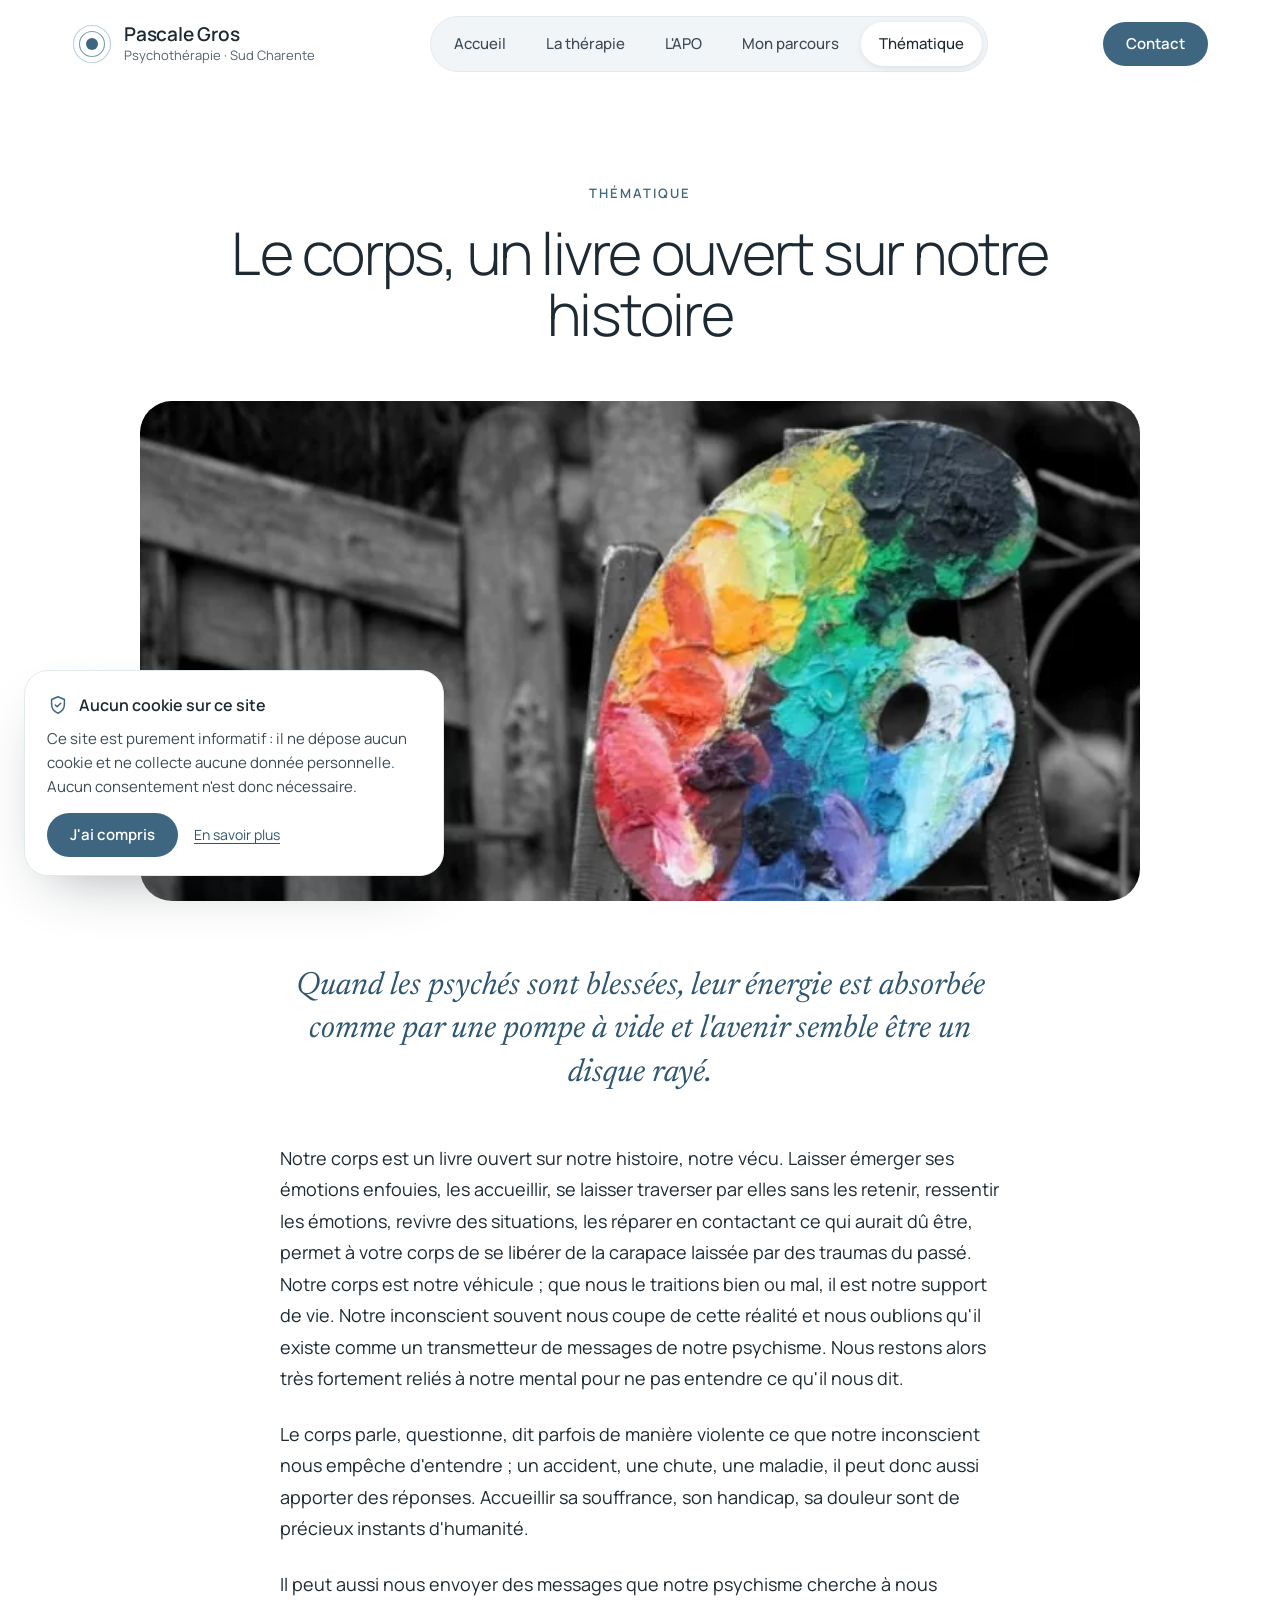
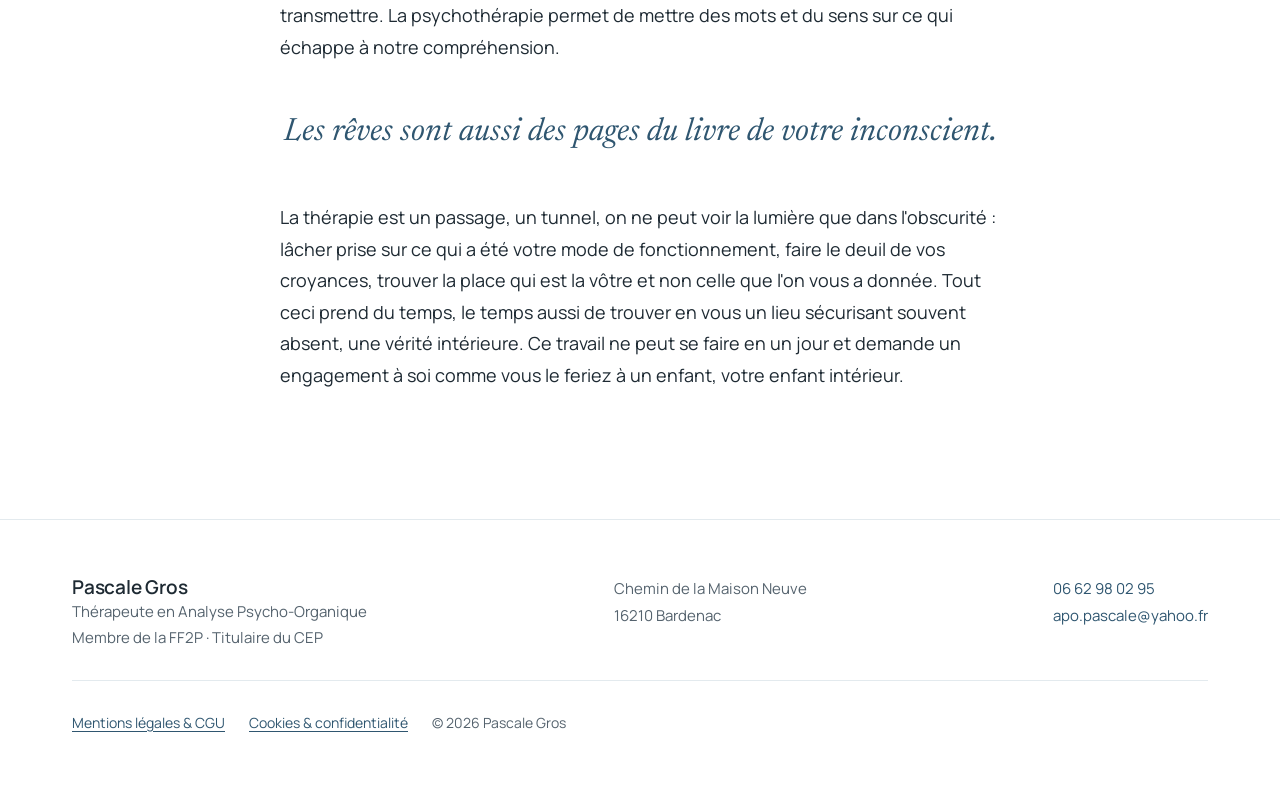
<file: themes/index.html>
<!DOCTYPE html><html lang="fr"><head><meta charSet="utf-8"/><meta name="viewport" content="width=device-width, initial-scale=1, viewport-fit=cover"/><link rel="preload" href="/fonts/manrope-latin-var.woff2" as="font" crossorigin="anonymous" type="font/woff2"/><link rel="stylesheet" href="/_next/static/chunks/3fq0aaov4mzmm.css" data-precedence="next"/><link rel="preload" as="script" fetchPriority="low" href="/_next/static/chunks/310vm2bl3xxpt.js"/><script src="/_next/static/chunks/2w-eoooe2od6u.js" async=""></script><script src="/_next/static/chunks/23e6jep2anmtk.js" async=""></script><script src="/_next/static/chunks/1rhpnhoywj_ox.js" async=""></script><script src="/_next/static/chunks/turbopack-2u1d16houkiyo.js" async=""></script><script src="/_next/static/chunks/3qfy96eoyh-ek.js" async=""></script><script src="/_next/static/chunks/2rxnlnwu36vvy.js" async=""></script><link rel="preload" href="/fonts/manrope-latin-var.woff2" as="font" type="font/woff2" crossorigin="anonymous"/><meta name="theme-color" content="#FFFFFF"/><meta name="color-scheme" content="light"/><title>Le corps, un livre ouvert sur notre histoire · Pascale Gros, thérapeute en Sud Charente</title><meta name="description" content="Notre corps est un livre ouvert sur notre histoire. Émotions enfouies, rêves, traumatismes : comment la psychothérapie aide à mettre des mots et du sens sur ce qui nous échappe."/><meta name="application-name" content="Pascale Gros — Psychothérapie"/><meta name="author" content="Pascale Gros"/><link rel="manifest" href="/manifest.webmanifest"/><meta name="keywords" content="psychothérapie,Analyse Psycho-Organique,APO,thérapeute,Bardenac,Sud Charente,Charente,Barbezieux,Chalais,thérapie psychocorporelle,EFAPO"/><meta name="creator" content="Pascale Gros"/><meta name="publisher" content="Pascale Gros"/><meta name="robots" content="index, follow, max-image-preview:large, max-snippet:-1"/><meta name="category" content="health"/><link rel="canonical" href="https://psycharente.fr/themes/"/><meta property="og:title" content="Le corps, un livre ouvert sur notre histoire · Pascale Gros"/><meta property="og:description" content="Notre corps est un livre ouvert sur notre histoire. Émotions enfouies, rêves, traumatismes : comment la psychothérapie aide à mettre des mots et du sens sur ce qui nous échappe."/><meta property="og:url" content="https://psycharente.fr/themes/"/><meta property="og:site_name" content="Pascale Gros — Cabinet de psychothérapie"/><meta property="og:locale" content="fr_FR"/><meta property="og:image" content="https://psycharente.fr/og-image.jpg"/><meta property="og:image:type" content="image/jpeg"/><meta property="og:image:width" content="1200"/><meta property="og:image:height" content="630"/><meta property="og:image:alt" content="Un voyage vers Soi — Pascale Gros, cabinet de psychothérapie en Sud Charente"/><meta property="og:type" content="website"/><meta name="twitter:card" content="summary_large_image"/><meta name="twitter:title" content="Le corps, un livre ouvert sur notre histoire · Pascale Gros"/><meta name="twitter:description" content="Notre corps est un livre ouvert sur notre histoire. Émotions enfouies, rêves, traumatismes : comment la psychothérapie aide à mettre des mots et du sens sur ce qui nous échappe."/><meta name="twitter:image" content="https://psycharente.fr/og-image.jpg"/><meta name="twitter:image:alt" content="Un voyage vers Soi — Pascale Gros, cabinet de psychothérapie en Sud Charente"/><link rel="icon" href="/favicon.ico?favicon.41e_g4id0n_cp.ico" sizes="64x64" type="image/x-icon"/><link rel="icon" href="/icon.png?icon.29m6k_o_q63t7.png" sizes="192x192" type="image/png"/><link rel="apple-touch-icon" href="/apple-icon.png?apple-icon.40_oln4-pjdpa.png" sizes="180x180" type="image/png"/><script src="/_next/static/chunks/0cz1d0mv5g_q7.js" noModule=""></script></head><body><div hidden=""><!--$--><!--/$--></div><div class="min-h-screen pb-[84px] desk:pb-0"><a href="#contenu" class="sr-only z-[70] rounded-full bg-ink px-5 py-3 text-white no-underline focus:not-sr-only focus:fixed focus:top-3 focus:left-3 hover:text-white">Aller au contenu</a><header class="sticky top-0 z-10 bg-white/[0.86] pt-[env(safe-area-inset-top)] backdrop-blur-md"><div class="mx-auto w-full max-w-[1200px] pl-[max(20px,env(safe-area-inset-left))] pr-[max(20px,env(safe-area-inset-right))] tab:px-8 flex flex-nowrap items-center justify-between gap-3 py-4 desk:flex-wrap desk:gap-x-6"><a class="flex items-center gap-3 text-ink no-underline hover:text-ink" aria-label="Pascale Gros — retour à l&#x27;accueil" href="/"><svg viewBox="0 0 40 40" fill="none" aria-hidden="true" focusable="false" class="size-[34px] desk:size-10"><circle cx="20" cy="20" r="18.5" stroke="#BFD2DE" stroke-width="1.2"></circle><circle cx="20" cy="20" r="12.5" stroke="#7FA2B8" stroke-width="1.2"></circle><circle cx="20" cy="20" r="6" fill="#3E6680"></circle></svg><span><span class="block text-[17px] font-semibold leading-[1.2] tracking-[-0.01em] desk:text-[19px]">Pascale Gros</span><span class="hidden text-xs leading-normal text-muted xs:block desk:text-[13px]">Psychothérapie · Sud Charente</span></span></a><nav aria-label="Navigation principale" class="hidden flex-wrap gap-1 rounded-full border border-line bg-mist p-[5px] desk:flex"><a class="inline-flex min-h-11 items-center rounded-full px-[18px] py-[9px] text-[15px] font-medium leading-normal no-underline transition-[background-color,color,box-shadow] duration-[400ms] text-slate hover:bg-white/70 hover:text-ink" href="/">Accueil</a><a class="inline-flex min-h-11 items-center rounded-full px-[18px] py-[9px] text-[15px] font-medium leading-normal no-underline transition-[background-color,color,box-shadow] duration-[400ms] text-slate hover:bg-white/70 hover:text-ink" href="/therapy/">La thérapie</a><a class="inline-flex min-h-11 items-center rounded-full px-[18px] py-[9px] text-[15px] font-medium leading-normal no-underline transition-[background-color,color,box-shadow] duration-[400ms] text-slate hover:bg-white/70 hover:text-ink" href="/psycho-organic-analysis/">L&#x27;APO</a><a class="inline-flex min-h-11 items-center rounded-full px-[18px] py-[9px] text-[15px] font-medium leading-normal no-underline transition-[background-color,color,box-shadow] duration-[400ms] text-slate hover:bg-white/70 hover:text-ink" href="/about/">Mon parcours</a><a aria-current="page" class="inline-flex min-h-11 items-center rounded-full px-[18px] py-[9px] text-[15px] font-medium leading-normal no-underline transition-[background-color,color,box-shadow] duration-[400ms] bg-white text-ink shadow-[0_2px_10px_-4px_rgba(30,42,51,0.25)] hover:text-ink" href="/themes/">Thématique</a></nav><a class="hidden desk:inline-flex items-center justify-center gap-2.5 rounded-full border-[1.5px] font-semibold no-underline cursor-pointer leading-normal transition-[background-color,color,box-shadow,transform] duration-[400ms] ease-[ease] bg-primary border-transparent text-white hover:bg-primary-dark hover:text-white hover:shadow-[0_12px_28px_-14px_rgba(46,86,112,0.6)] min-h-11 px-[22px] py-2 text-[15px]" href="/contact/">Contact</a><button type="button" aria-expanded="false" aria-controls="menu-mobile" class="inline-flex min-h-12 cursor-pointer items-center gap-2.5 rounded-full border-0 bg-ink px-3.5 text-base font-semibold text-white xs:pl-4 xs:pr-5 desk:hidden"><svg width="20" height="20" viewBox="0 0 24 24" fill="none" stroke="currentColor" stroke-width="1.8" stroke-linecap="round" stroke-linejoin="round" aria-hidden="true" focusable="false"><path d="M4 8h16M4 16h11"></path></svg>Menu</button></div></header><main id="contenu"><div class="animate-page-in"><div class="mx-auto w-full max-w-[1200px] pl-[max(20px,env(safe-area-inset-left))] pr-[max(20px,env(safe-area-inset-right))] tab:px-8 flex flex-col items-center gap-[18px] pt-14 pb-9 text-center tab:pt-24 tab:pb-14"><span class="text-[13px] leading-normal font-semibold uppercase tracking-[0.16em] text-primary animate-fade-up">Thématique</span><h1 class="m-0 font-light text-[clamp(36px,4.6vw,60px)] leading-[1.05] tracking-[-0.03em] animate-fade-up [animation-delay:150ms] max-w-[860px]">Le corps, un livre ouvert sur notre histoire</h1></div><div class="mx-auto w-full max-w-[1200px] pl-[max(20px,env(safe-area-inset-left))] pr-[max(20px,env(safe-area-inset-right))] tab:px-8 pb-[104px]"><div class="mx-auto mb-10 aspect-[4/3] max-w-[1000px] overflow-hidden rounded-3xl bg-sky tab:mb-16 tab:aspect-[16/8] tab:rounded-[32px] animate-fade-up [animation-delay:300ms]"><img src="/images/painter-palette.webp" alt="Palette de peintre aux couleurs vives sur un fond en noir et blanc" class="block size-full animate-drift object-cover" loading="lazy" decoding="async"/></div><div class="mx-auto max-w-[720px] [&amp;_p]:mt-0 [&amp;_p]:mb-6"><p class="my-9! text-center font-serif text-[25px] italic leading-[1.35] text-primary-dark tab:my-12! tab:text-[32px] mt-0!">Quand les psychés sont blessées, leur énergie est absorbée comme par une pompe à vide et l&#x27;avenir semble être un disque rayé.</p><p>Notre corps est un livre ouvert sur notre histoire, notre vécu. Laisser émerger ses émotions enfouies, les accueillir, se laisser traverser par elles sans les retenir, ressentir les émotions, revivre des situations, les réparer en contactant ce qui aurait dû être, permet à votre corps de se libérer de la carapace laissée par des traumas du passé. Notre corps est notre véhicule ; que nous le traitions bien ou mal, il est notre support de vie. Notre inconscient souvent nous coupe de cette réalité et nous oublions qu&#x27;il existe comme un transmetteur de messages de notre psychisme. Nous restons alors très fortement reliés à notre mental pour ne pas entendre ce qu&#x27;il nous dit.</p><p>Le corps parle, questionne, dit parfois de manière violente ce que notre inconscient nous empêche d&#x27;entendre ; un accident, une chute, une maladie, il peut donc aussi apporter des réponses. Accueillir sa souffrance, son handicap, sa douleur sont de précieux instants d&#x27;humanité.</p><p>Il peut aussi nous envoyer des messages que notre psychisme cherche à nous transmettre. La psychothérapie permet de mettre des mots et du sens sur ce qui échappe à notre compréhension.</p><p class="my-9! text-center font-serif text-[25px] italic leading-[1.35] text-primary-dark tab:my-12! tab:text-[32px]">Les rêves sont aussi des pages du livre de votre inconscient.</p><p>La thérapie est un passage, un tunnel, on ne peut voir la lumière que dans l&#x27;obscurité : lâcher prise sur ce qui a été votre mode de fonctionnement, faire le deuil de vos croyances, trouver la place qui est la vôtre et non celle que l&#x27;on vous a donnée. Tout ceci prend du temps, le temps aussi de trouver en vous un lieu sécurisant souvent absent, une vérité intérieure. Ce travail ne peut se faire en un jour et demande un engagement à soi comme vous le feriez à un enfant, votre enfant intérieur.</p></div></div><!--$--><!--/$--></div></main><footer class="border-t border-line pt-14 pb-16 text-[15px] text-muted"><div class="mx-auto w-full max-w-[1200px] pl-[max(20px,env(safe-area-inset-left))] pr-[max(20px,env(safe-area-inset-right))] tab:px-8"><div class="flex flex-col justify-between gap-5 tab:flex-row tab:flex-wrap tab:gap-x-16 tab:gap-y-6"><div><span class="block text-[19px] font-semibold leading-[1.2] tracking-[-0.01em] text-ink">Pascale Gros</span>Thérapeute en Analyse Psycho-Organique<br/>Membre de la FF2P · Titulaire du CEP</div><address class="not-italic">Chemin de la Maison Neuve<br/>16210<!-- --> <!-- -->Bardenac</address><div><a href="tel:+33662980295">06 62 98 02 95</a><br/><a href="mailto:apo.pascale@yahoo.fr">apo.pascale@yahoo.fr</a></div></div><div class="mt-7 flex flex-wrap items-center gap-x-6 gap-y-1 border-t border-line pt-5"><a class="inline-flex min-h-11 items-center bg-transparent p-0 text-sm text-primary-dark underline underline-offset-[3px] hover:text-primary-deep cursor-pointer" href="/legal-notice/">Mentions légales &amp; CGU</a><a class="inline-flex min-h-11 items-center bg-transparent p-0 text-sm text-primary-dark underline underline-offset-[3px] hover:text-primary-deep cursor-pointer" href="/privacy/">Cookies &amp; confidentialité</a><span class="text-sm">© <!-- -->2026<!-- --> Pascale Gros</span></div></div></footer><div aria-label="Contact rapide" role="region" class="fixed inset-x-0 bottom-0 z-40 grid grid-cols-[minmax(0,1fr)_minmax(0,1.4fr)] gap-2.5 border-t border-line bg-white/[0.94] pt-2.5 pr-[max(16px,env(safe-area-inset-right))] pb-[calc(10px+env(safe-area-inset-bottom))] pl-[max(16px,env(safe-area-inset-left))] backdrop-blur-md desk:hidden"><a href="tel:+33662980295" class="inline-flex items-center justify-center gap-2.5 rounded-full border-[1.5px] font-semibold no-underline cursor-pointer leading-normal transition-[background-color,color,box-shadow,transform] duration-[400ms] ease-[ease] bg-mist border-line text-ink hover:bg-sky hover:text-ink min-h-[52px] px-3.5 py-2.5 text-base w-full"><svg width="18" height="18" viewBox="0 0 24 24" fill="none" stroke="currentColor" stroke-width="1.7" stroke-linecap="round" stroke-linejoin="round" aria-hidden="true" focusable="false"><path d="M22 16.9v3a2 2 0 0 1-2.2 2 19.8 19.8 0 0 1-8.6-3.1 19.5 19.5 0 0 1-6-6A19.8 19.8 0 0 1 2.1 4.2 2 2 0 0 1 4.1 2h3a2 2 0 0 1 2 1.7c.1.9.4 1.8.7 2.7a2 2 0 0 1-.5 2.1L8 9.8a16 16 0 0 0 6 6l1.3-1.3a2 2 0 0 1 2.1-.4c.9.3 1.8.6 2.7.7a2 2 0 0 1 1.7 2z"></path></svg>Appeler</a><a class="inline-flex items-center justify-center gap-2.5 rounded-full border-[1.5px] font-semibold no-underline cursor-pointer leading-normal transition-[background-color,color,box-shadow,transform] duration-[400ms] ease-[ease] bg-primary border-transparent text-white hover:bg-primary-dark hover:text-white hover:shadow-[0_12px_28px_-14px_rgba(46,86,112,0.6)] min-h-[52px] px-3.5 py-2.5 text-base w-full" href="/contact/">Prendre rendez-vous</a></div></div><script id="_R_">(globalThis["TURBOPACK"] || (globalThis["TURBOPACK"] = [])).push({"otherChunks":["static/chunks/310vm2bl3xxpt.js","static/chunks/2w-eoooe2od6u.js","static/chunks/23e6jep2anmtk.js","static/chunks/1rhpnhoywj_ox.js"],"runtimeModuleIds":[94553]});</script><script src="/_next/static/chunks/310vm2bl3xxpt.js" async=""></script><script>(self.__next_f=self.__next_f||[]).push([0])</script><script>self.__next_f.push([1,"1:\"$Sreact.fragment\"\n2:\"/_next/static/chunks/3qfy96eoyh-ek.js\"\n3:I[39756,[\"$2\"],\"default\"]\n4:I[37457,[\"$2\"],\"default\"]\n5:\"/_next/static/chunks/2rxnlnwu36vvy.js\"\n6:I[70119,[\"$2\",\"$5\"],\"default\"]\n7:I[22016,[\"$2\",\"$5\"],\"\"]\n14:I[68027,[\"$2\"],\"default\",1]\n:HL[\"/_next/static/chunks/3fq0aaov4mzmm.css\",\"style\"]\n:HL[\"/fonts/manrope-latin-var.woff2\",\"font\",{\"crossOrigin\":\"anonymous\",\"type\":\"font/woff2\"}]\n10:X\n11:[[\"children\",{\"s\":\"__PAGE__\",\"h\":512,\"d\":{\"r\":\"$L12\",\"p\":false,\"v\":null}}]]\ne:[[\"children\",{\"s\":\"themes\",\"h\":512,\"d\":{\"r\":\"$Lf\",\"p\":false,\"v\":\"$10\"},\"c\":\"$Q11\"}]]\nc:[[\"children\",{\"s\":\"(site)\",\"h\":512,\"d\":{\"r\":\"$Ld\",\"p\":false,\"v\":null},\"c\":\"$Qe\"}]]\n"])</script><script>self.__next_f.push([1,"0:{\"P\":null,\"c\":[\"\",\"themes\",\"\"],\"q\":\"\",\"i\":false,\"t\":{\"t\":{\"s\":\"\",\"h\":528,\"d\":{\"r\":[\"$\",\"$1\",\"c\",{\"children\":[[[\"$\",\"link\",\"0\",{\"rel\":\"stylesheet\",\"href\":\"/_next/static/chunks/3fq0aaov4mzmm.css\",\"precedence\":\"next\",\"crossOrigin\":\"$undefined\",\"nonce\":\"$undefined\"}],[\"$\",\"script\",\"script-0\",{\"src\":\"/_next/static/chunks/3qfy96eoyh-ek.js\",\"async\":true,\"nonce\":\"$undefined\"}]],[\"$\",\"html\",null,{\"lang\":\"fr\",\"children\":[[\"$\",\"head\",null,{\"children\":[\"$\",\"link\",null,{\"rel\":\"preload\",\"href\":\"/fonts/manrope-latin-var.woff2\",\"as\":\"font\",\"type\":\"font/woff2\",\"crossOrigin\":\"anonymous\"}]}],[\"$\",\"body\",null,{\"children\":[\"$\",\"$L3\",null,{\"parallelRouterKey\":\"children\",\"error\":\"$undefined\",\"errorStyles\":\"$undefined\",\"errorScripts\":\"$undefined\",\"template\":[\"$\",\"$L4\",null,{}],\"templateStyles\":\"$undefined\",\"templateScripts\":\"$undefined\",\"notFound\":[[\"$\",\"div\",null,{\"className\":\"min-h-screen pb-[84px] desk:pb-0\",\"children\":[[\"$\",\"a\",null,{\"href\":\"#contenu\",\"className\":\"sr-only z-[70] rounded-full bg-ink px-5 py-3 text-white no-underline focus:not-sr-only focus:fixed focus:top-3 focus:left-3 hover:text-white\",\"children\":\"Aller au contenu\"}],[\"$\",\"$L6\",null,{}],[\"$\",\"main\",null,{\"id\":\"contenu\",\"children\":[\"$\",\"div\",null,{\"className\":\"mx-auto w-full max-w-[1200px] pl-[max(20px,env(safe-area-inset-left))] pr-[max(20px,env(safe-area-inset-right))] tab:px-8 flex flex-col items-center gap-[18px] pt-24 pb-[104px] text-center\",\"children\":[[\"$\",\"span\",null,{\"className\":\"text-[13px] leading-normal font-semibold uppercase tracking-[0.16em] text-primary\",\"children\":\"Erreur 404\"}],[\"$\",\"h1\",null,{\"className\":\"m-0 font-light text-[clamp(36px,4.6vw,60px)] leading-[1.05] tracking-[-0.03em]\",\"children\":\"Cette page est introuvable\"}],[\"$\",\"p\",null,{\"className\":\"m-0 max-w-[520px] text-muted\",\"children\":\"L'adresse a peut-être changé. Vous pouvez revenir à l'accueil ou prendre contact directement.\"}],[\"$\",\"div\",null,{\"className\":\"mt-4 flex flex-wrap justify-center gap-3\",\"children\":[[\"$\",\"$L7\",null,{\"href\":\"/\",\"className\":\"inline-flex items-center justify-center gap-2.5 rounded-full border-[1.5px] font-semibold no-underline cursor-pointer leading-normal transition-[background-color,color,box-shadow,transform] duration-[400ms] ease-[ease] bg-primary border-transparent text-white hover:bg-primary-dark hover:text-white hover:shadow-[0_12px_28px_-14px_rgba(46,86,112,0.6)] min-h-[50px] px-7 py-3 text-base\",\"children\":\"Retour à l'accueil\"}],[\"$\",\"$L7\",null,{\"href\":\"/contact/\",\"className\":\"inline-flex items-center justify-center gap-2.5 rounded-full border-[1.5px] font-semibold no-underline cursor-pointer leading-normal transition-[background-color,color,box-shadow,transform] duration-[400ms] ease-[ease] bg-mist border-line text-ink hover:bg-sky hover:text-ink min-h-[50px] px-7 py-3 text-base\",\"children\":\"Contact\"}]]}]]}]}],[\"$\",\"footer\",null,{\"className\":\"border-t border-line pt-14 pb-16 text-[15px] text-muted\",\"children\":[\"$\",\"div\",null,{\"className\":\"mx-auto w-full max-w-[1200px] pl-[max(20px,env(safe-area-inset-left))] pr-[max(20px,env(safe-area-inset-right))] tab:px-8\",\"children\":[[\"$\",\"div\",null,{\"className\":\"flex flex-col justify-between gap-5 tab:flex-row tab:flex-wrap tab:gap-x-16 tab:gap-y-6\",\"children\":[[\"$\",\"div\",null,{\"children\":[[\"$\",\"span\",null,{\"className\":\"block text-[19px] font-semibold leading-[1.2] tracking-[-0.01em] text-ink\",\"children\":\"Pascale Gros\"}],\"Thérapeute en Analyse Psycho-Organique\",[\"$\",\"br\",null,{}],\"Membre de la FF2P · Titulaire du CEP\"]}],[\"$\",\"address\",null,{\"className\":\"not-italic\",\"children\":[\"Chemin de la Maison Neuve\",[\"$\",\"br\",null,{}],\"16210\",\" \",\"Bardenac\"]}],[\"$\",\"div\",null,{\"children\":[[\"$\",\"a\",null,{\"href\":\"tel:+33662980295\",\"children\":\"06 62 98 02 95\"}],[\"$\",\"br\",null,{}],[\"$\",\"a\",null,{\"href\":\"mailto:apo.pascale@yahoo.fr\",\"children\":\"apo.pascale@yahoo.fr\"}]]}]]}],[\"$\",\"div\",null,{\"className\":\"mt-7 flex flex-wrap items-center gap-x-6 gap-y-1 border-t border-line pt-5\",\"children\":[[\"$\",\"$L7\",null,{\"href\":\"/legal-notice/\",\"className\":\"inline-flex min-h-11 items-center bg-transparent p-0 text-sm text-primary-dark underline underline-offset-[3px] hover:text-primary-deep cursor-pointer\",\"children\":\"Mentions légales \u0026 CGU\"}],\"$L8\",\"$L9\"]}]]}]}],\"$La\",\"$Lb\"]}],[]],\"forbidden\":\"$undefined\",\"unauthorized\":\"$undefined\"}]}]]}]]}],\"p\":false,\"v\":null},\"c\":\"$Qc\"},\"h\":{\"r\":\"$L13\",\"p\":false,\"v\":null}},\"m\":\"$undefined\",\"G\":[\"$14\",[\"$L15\"]],\"S\":true,\"r\":\"$undefined\",\"s\":\"$undefined\",\"a\":\"$undefined\",\"l\":\"$undefined\",\"p\":\"$undefined\",\"d\":\"$undefined\",\"b\":\"IPlgb3As97YncxdCPhkgf\"}\n"])</script><script>self.__next_f.push([1,"16:I[91297,[\"$2\",\"$5\"],\"default\"]\n1f:\"ViewportBoundary\"\n20:I[97367,[\"$2\"],\"$1f\"]\n22:\"MetadataBoundary\"\n23:I[97367,[\"$2\"],\"$22\"]\n24:\"$Sreact.suspense\"\n8:[\"$\",\"$L7\",null,{\"href\":\"/privacy/\",\"className\":\"inline-flex min-h-11 items-center bg-transparent p-0 text-sm text-primary-dark underline underline-offset-[3px] hover:text-primary-deep cursor-pointer\",\"children\":\"Cookies \u0026 confidentialité\"}]\n9:[\"$\",\"span\",null,{\"className\":\"text-sm\",\"children\":[\"© \",2026,\" Pascale Gros\"]}]\n"])</script><script>self.__next_f.push([1,"a:[\"$\",\"div\",null,{\"aria-label\":\"Contact rapide\",\"role\":\"region\",\"className\":\"fixed inset-x-0 bottom-0 z-40 grid grid-cols-[minmax(0,1fr)_minmax(0,1.4fr)] gap-2.5 border-t border-line bg-white/[0.94] pt-2.5 pr-[max(16px,env(safe-area-inset-right))] pb-[calc(10px+env(safe-area-inset-bottom))] pl-[max(16px,env(safe-area-inset-left))] backdrop-blur-md desk:hidden\",\"children\":[[\"$\",\"a\",null,{\"href\":\"tel:+33662980295\",\"className\":\"inline-flex items-center justify-center gap-2.5 rounded-full border-[1.5px] font-semibold no-underline cursor-pointer leading-normal transition-[background-color,color,box-shadow,transform] duration-[400ms] ease-[ease] bg-mist border-line text-ink hover:bg-sky hover:text-ink min-h-[52px] px-3.5 py-2.5 text-base w-full\",\"children\":[[\"$\",\"svg\",null,{\"width\":18,\"height\":18,\"viewBox\":\"0 0 24 24\",\"fill\":\"none\",\"stroke\":\"currentColor\",\"strokeWidth\":1.7,\"strokeLinecap\":\"round\",\"strokeLinejoin\":\"round\",\"aria-hidden\":true,\"focusable\":false,\"className\":\"$undefined\",\"children\":[\"$\",\"path\",null,{\"d\":\"M22 16.9v3a2 2 0 0 1-2.2 2 19.8 19.8 0 0 1-8.6-3.1 19.5 19.5 0 0 1-6-6A19.8 19.8 0 0 1 2.1 4.2 2 2 0 0 1 4.1 2h3a2 2 0 0 1 2 1.7c.1.9.4 1.8.7 2.7a2 2 0 0 1-.5 2.1L8 9.8a16 16 0 0 0 6 6l1.3-1.3a2 2 0 0 1 2.1-.4c.9.3 1.8.6 2.7.7a2 2 0 0 1 1.7 2z\"}]}],\"Appeler\"]}],[\"$\",\"$L7\",null,{\"href\":\"/contact/\",\"className\":\"inline-flex items-center justify-center gap-2.5 rounded-full border-[1.5px] font-semibold no-underline cursor-pointer leading-normal transition-[background-color,color,box-shadow,transform] duration-[400ms] ease-[ease] bg-primary border-transparent text-white hover:bg-primary-dark hover:text-white hover:shadow-[0_12px_28px_-14px_rgba(46,86,112,0.6)] min-h-[52px] px-3.5 py-2.5 text-base w-full\",\"children\":\"Prendre rendez-vous\"}]]}]\n"])</script><script>self.__next_f.push([1,"b:[\"$\",\"$L16\",null,{}]\n"])</script><script>self.__next_f.push([1,"d:[\"$\",\"$1\",\"c\",{\"children\":[[[\"$\",\"script\",\"script-0\",{\"src\":\"/_next/static/chunks/2rxnlnwu36vvy.js\",\"async\":true,\"nonce\":\"$undefined\"}]],[\"$\",\"div\",null,{\"className\":\"min-h-screen pb-[84px] desk:pb-0\",\"children\":[[\"$\",\"a\",null,{\"href\":\"#contenu\",\"className\":\"sr-only z-[70] rounded-full bg-ink px-5 py-3 text-white no-underline focus:not-sr-only focus:fixed focus:top-3 focus:left-3 hover:text-white\",\"children\":\"Aller au contenu\"}],[\"$\",\"$L6\",null,{}],[\"$\",\"main\",null,{\"id\":\"contenu\",\"children\":[\"$\",\"$L3\",null,{\"parallelRouterKey\":\"children\",\"error\":\"$undefined\",\"errorStyles\":\"$undefined\",\"errorScripts\":\"$undefined\",\"template\":[\"$\",\"div\",null,{\"className\":\"animate-page-in\",\"children\":[\"$\",\"$L4\",null,{}]}],\"templateStyles\":[],\"templateScripts\":null,\"notFound\":[[\"$\",\"div\",null,{\"className\":\"min-h-screen pb-[84px] desk:pb-0\",\"children\":[[\"$\",\"a\",null,{\"href\":\"#contenu\",\"className\":\"sr-only z-[70] rounded-full bg-ink px-5 py-3 text-white no-underline focus:not-sr-only focus:fixed focus:top-3 focus:left-3 hover:text-white\",\"children\":\"Aller au contenu\"}],[\"$\",\"$L6\",null,{}],[\"$\",\"main\",null,{\"id\":\"contenu\",\"children\":[\"$\",\"div\",null,{\"className\":\"mx-auto w-full max-w-[1200px] pl-[max(20px,env(safe-area-inset-left))] pr-[max(20px,env(safe-area-inset-right))] tab:px-8 flex flex-col items-center gap-[18px] pt-24 pb-[104px] text-center\",\"children\":[[\"$\",\"span\",null,{\"className\":\"text-[13px] leading-normal font-semibold uppercase tracking-[0.16em] text-primary\",\"children\":\"Erreur 404\"}],[\"$\",\"h1\",null,{\"className\":\"m-0 font-light text-[clamp(36px,4.6vw,60px)] leading-[1.05] tracking-[-0.03em]\",\"children\":\"Cette page est introuvable\"}],[\"$\",\"p\",null,{\"className\":\"m-0 max-w-[520px] text-muted\",\"children\":\"L'adresse a peut-être changé. Vous pouvez revenir à l'accueil ou prendre contact directement.\"}],[\"$\",\"div\",null,{\"className\":\"mt-4 flex flex-wrap justify-center gap-3\",\"children\":[[\"$\",\"$L7\",null,{\"href\":\"/\",\"className\":\"inline-flex items-center justify-center gap-2.5 rounded-full border-[1.5px] font-semibold no-underline cursor-pointer leading-normal transition-[background-color,color,box-shadow,transform] duration-[400ms] ease-[ease] bg-primary border-transparent text-white hover:bg-primary-dark hover:text-white hover:shadow-[0_12px_28px_-14px_rgba(46,86,112,0.6)] min-h-[50px] px-7 py-3 text-base\",\"children\":\"Retour à l'accueil\"}],[\"$\",\"$L7\",null,{\"href\":\"/contact/\",\"className\":\"inline-flex items-center justify-center gap-2.5 rounded-full border-[1.5px] font-semibold no-underline cursor-pointer leading-normal transition-[background-color,color,box-shadow,transform] duration-[400ms] ease-[ease] bg-mist border-line text-ink hover:bg-sky hover:text-ink min-h-[50px] px-7 py-3 text-base\",\"children\":\"Contact\"}]]}]]}]}],[\"$\",\"footer\",null,{\"className\":\"border-t border-line pt-14 pb-16 text-[15px] text-muted\",\"children\":[\"$\",\"div\",null,{\"className\":\"mx-auto w-full max-w-[1200px] pl-[max(20px,env(safe-area-inset-left))] pr-[max(20px,env(safe-area-inset-right))] tab:px-8\",\"children\":[[\"$\",\"div\",null,{\"className\":\"flex flex-col justify-between gap-5 tab:flex-row tab:flex-wrap tab:gap-x-16 tab:gap-y-6\",\"children\":[[\"$\",\"div\",null,{\"children\":[[\"$\",\"span\",null,{\"className\":\"block text-[19px] font-semibold leading-[1.2] tracking-[-0.01em] text-ink\",\"children\":\"Pascale Gros\"}],\"Thérapeute en Analyse Psycho-Organique\",[\"$\",\"br\",null,{}],\"Membre de la FF2P · Titulaire du CEP\"]}],[\"$\",\"address\",null,{\"className\":\"not-italic\",\"children\":[\"Chemin de la Maison Neuve\",[\"$\",\"br\",null,{}],\"16210\",\" \",\"Bardenac\"]}],[\"$\",\"div\",null,{\"children\":[[\"$\",\"a\",null,{\"href\":\"tel:+33662980295\",\"children\":\"06 62 98 02 95\"}],[\"$\",\"br\",null,{}],[\"$\",\"a\",null,{\"href\":\"mailto:apo.pascale@yahoo.fr\",\"children\":\"apo.pascale@yahoo.fr\"}]]}]]}],[\"$\",\"div\",null,{\"className\":\"mt-7 flex flex-wrap items-center gap-x-6 gap-y-1 border-t border-line pt-5\",\"children\":[[\"$\",\"$L7\",null,{\"href\":\"/legal-notice/\",\"className\":\"inline-flex min-h-11 items-center bg-transparent p-0 text-sm text-primary-dark underline underline-offset-[3px] hover:text-primary-deep cursor-pointer\",\"children\":\"Mentions légales \u0026 CGU\"}],\"$L17\",\"$L18\"]}]]}]}],\"$L19\",\"$L1a\"]}],[]],\"forbidden\":\"$undefined\",\"unauthorized\":\"$undefined\"}]}],\"$L1b\",\"$L1c\",\"$L1d\"]}]]}]\n"])</script><script>self.__next_f.push([1,"f:[\"$\",\"$1\",\"c\",{\"children\":[null,[\"$\",\"$L3\",null,{\"parallelRouterKey\":\"children\",\"error\":\"$undefined\",\"errorStyles\":\"$undefined\",\"errorScripts\":\"$undefined\",\"template\":[\"$\",\"$L4\",null,{}],\"templateStyles\":\"$undefined\",\"templateScripts\":\"$undefined\",\"notFound\":\"$undefined\",\"forbidden\":\"$undefined\",\"unauthorized\":\"$undefined\"}]]}]\n"])</script><script>self.__next_f.push([1,"12:[\"$\",\"$1\",\"c\",{\"children\":[[[\"$\",\"div\",null,{\"className\":\"mx-auto w-full max-w-[1200px] pl-[max(20px,env(safe-area-inset-left))] pr-[max(20px,env(safe-area-inset-right))] tab:px-8 flex flex-col items-center gap-[18px] pt-14 pb-9 text-center tab:pt-24 tab:pb-14\",\"children\":[[\"$\",\"span\",null,{\"className\":\"text-[13px] leading-normal font-semibold uppercase tracking-[0.16em] text-primary animate-fade-up\",\"children\":\"Thématique\"}],[\"$\",\"h1\",null,{\"className\":\"m-0 font-light text-[clamp(36px,4.6vw,60px)] leading-[1.05] tracking-[-0.03em] animate-fade-up [animation-delay:150ms] max-w-[860px]\",\"children\":\"Le corps, un livre ouvert sur notre histoire\"}],\"$undefined\"]}],[\"$\",\"div\",null,{\"className\":\"mx-auto w-full max-w-[1200px] pl-[max(20px,env(safe-area-inset-left))] pr-[max(20px,env(safe-area-inset-right))] tab:px-8 pb-[104px]\",\"children\":[[\"$\",\"div\",null,{\"className\":\"mx-auto mb-10 aspect-[4/3] max-w-[1000px] overflow-hidden rounded-3xl bg-sky tab:mb-16 tab:aspect-[16/8] tab:rounded-[32px] animate-fade-up [animation-delay:300ms]\",\"children\":[\"$\",\"img\",null,{\"src\":\"/images/painter-palette.webp\",\"alt\":\"Palette de peintre aux couleurs vives sur un fond en noir et blanc\",\"className\":\"block size-full animate-drift object-cover\",\"loading\":\"lazy\",\"decoding\":\"async\"}]}],[\"$\",\"div\",null,{\"className\":\"mx-auto max-w-[720px] [\u0026_p]:mt-0 [\u0026_p]:mb-6\",\"children\":[[\"$\",\"p\",null,{\"className\":\"my-9! text-center font-serif text-[25px] italic leading-[1.35] text-primary-dark tab:my-12! tab:text-[32px] mt-0!\",\"children\":\"Quand les psychés sont blessées, leur énergie est absorbée comme par une pompe à vide et l'avenir semble être un disque rayé.\"}],[\"$\",\"p\",null,{\"children\":\"Notre corps est un livre ouvert sur notre histoire, notre vécu. Laisser émerger ses émotions enfouies, les accueillir, se laisser traverser par elles sans les retenir, ressentir les émotions, revivre des situations, les réparer en contactant ce qui aurait dû être, permet à votre corps de se libérer de la carapace laissée par des traumas du passé. Notre corps est notre véhicule ; que nous le traitions bien ou mal, il est notre support de vie. Notre inconscient souvent nous coupe de cette réalité et nous oublions qu'il existe comme un transmetteur de messages de notre psychisme. Nous restons alors très fortement reliés à notre mental pour ne pas entendre ce qu'il nous dit.\"}],[\"$\",\"p\",null,{\"children\":\"Le corps parle, questionne, dit parfois de manière violente ce que notre inconscient nous empêche d'entendre ; un accident, une chute, une maladie, il peut donc aussi apporter des réponses. Accueillir sa souffrance, son handicap, sa douleur sont de précieux instants d'humanité.\"}],[\"$\",\"p\",null,{\"children\":\"Il peut aussi nous envoyer des messages que notre psychisme cherche à nous transmettre. La psychothérapie permet de mettre des mots et du sens sur ce qui échappe à notre compréhension.\"}],[\"$\",\"p\",null,{\"className\":\"my-9! text-center font-serif text-[25px] italic leading-[1.35] text-primary-dark tab:my-12! tab:text-[32px]\",\"children\":\"Les rêves sont aussi des pages du livre de votre inconscient.\"}],[\"$\",\"p\",null,{\"children\":\"La thérapie est un passage, un tunnel, on ne peut voir la lumière que dans l'obscurité : lâcher prise sur ce qui a été votre mode de fonctionnement, faire le deuil de vos croyances, trouver la place qui est la vôtre et non celle que l'on vous a donnée. Tout ceci prend du temps, le temps aussi de trouver en vous un lieu sécurisant souvent absent, une vérité intérieure. Ce travail ne peut se faire en un jour et demande un engagement à soi comme vous le feriez à un enfant, votre enfant intérieur.\"}]]}]]}]],null,\"$L1e\"]}]\n"])</script><script>self.__next_f.push([1,"13:[\"$\",\"$1\",\"h\",{\"children\":[null,[\"$\",\"$L20\",null,{\"children\":\"$L21\"}],[\"$\",\"$L23\",null,{\"children\":[[\"$\",\"div\",null,{\"hidden\":true,\"children\":[\"$\",\"$24\",null,{\"name\":\"Next.Metadata\",\"children\":\"$L25\"}]}],null]}],null]}]\n15:[\"$\",\"link\",\"0\",{\"rel\":\"stylesheet\",\"href\":\"/_next/static/chunks/3fq0aaov4mzmm.css\",\"precedence\":\"next\",\"crossOrigin\":\"$undefined\",\"nonce\":\"$undefined\"}]\n"])</script><script>self.__next_f.push([1,"26:I[97367,[\"$2\"],\"OutletBoundary\"]\n10:C\n17:[\"$\",\"$L7\",null,{\"href\":\"/privacy/\",\"className\":\"inline-flex min-h-11 items-center bg-transparent p-0 text-sm text-primary-dark underline underline-offset-[3px] hover:text-primary-deep cursor-pointer\",\"children\":\"Cookies \u0026 confidentialité\"}]\n18:[\"$\",\"span\",null,{\"className\":\"text-sm\",\"children\":[\"© \",2026,\" Pascale Gros\"]}]\n"])</script><script>self.__next_f.push([1,"19:[\"$\",\"div\",null,{\"aria-label\":\"Contact rapide\",\"role\":\"region\",\"className\":\"fixed inset-x-0 bottom-0 z-40 grid grid-cols-[minmax(0,1fr)_minmax(0,1.4fr)] gap-2.5 border-t border-line bg-white/[0.94] pt-2.5 pr-[max(16px,env(safe-area-inset-right))] pb-[calc(10px+env(safe-area-inset-bottom))] pl-[max(16px,env(safe-area-inset-left))] backdrop-blur-md desk:hidden\",\"children\":[[\"$\",\"a\",null,{\"href\":\"tel:+33662980295\",\"className\":\"inline-flex items-center justify-center gap-2.5 rounded-full border-[1.5px] font-semibold no-underline cursor-pointer leading-normal transition-[background-color,color,box-shadow,transform] duration-[400ms] ease-[ease] bg-mist border-line text-ink hover:bg-sky hover:text-ink min-h-[52px] px-3.5 py-2.5 text-base w-full\",\"children\":[[\"$\",\"svg\",null,{\"width\":18,\"height\":18,\"viewBox\":\"0 0 24 24\",\"fill\":\"none\",\"stroke\":\"currentColor\",\"strokeWidth\":1.7,\"strokeLinecap\":\"round\",\"strokeLinejoin\":\"round\",\"aria-hidden\":true,\"focusable\":false,\"className\":\"$undefined\",\"children\":[\"$\",\"path\",null,{\"d\":\"M22 16.9v3a2 2 0 0 1-2.2 2 19.8 19.8 0 0 1-8.6-3.1 19.5 19.5 0 0 1-6-6A19.8 19.8 0 0 1 2.1 4.2 2 2 0 0 1 4.1 2h3a2 2 0 0 1 2 1.7c.1.9.4 1.8.7 2.7a2 2 0 0 1-.5 2.1L8 9.8a16 16 0 0 0 6 6l1.3-1.3a2 2 0 0 1 2.1-.4c.9.3 1.8.6 2.7.7a2 2 0 0 1 1.7 2z\"}]}],\"Appeler\"]}],[\"$\",\"$L7\",null,{\"href\":\"/contact/\",\"className\":\"inline-flex items-center justify-center gap-2.5 rounded-full border-[1.5px] font-semibold no-underline cursor-pointer leading-normal transition-[background-color,color,box-shadow,transform] duration-[400ms] ease-[ease] bg-primary border-transparent text-white hover:bg-primary-dark hover:text-white hover:shadow-[0_12px_28px_-14px_rgba(46,86,112,0.6)] min-h-[52px] px-3.5 py-2.5 text-base w-full\",\"children\":\"Prendre rendez-vous\"}]]}]\n"])</script><script>self.__next_f.push([1,"1a:[\"$\",\"$L16\",null,{}]\n"])</script><script>self.__next_f.push([1,"1b:[\"$\",\"footer\",null,{\"className\":\"border-t border-line pt-14 pb-16 text-[15px] text-muted\",\"children\":[\"$\",\"div\",null,{\"className\":\"mx-auto w-full max-w-[1200px] pl-[max(20px,env(safe-area-inset-left))] pr-[max(20px,env(safe-area-inset-right))] tab:px-8\",\"children\":[[\"$\",\"div\",null,{\"className\":\"flex flex-col justify-between gap-5 tab:flex-row tab:flex-wrap tab:gap-x-16 tab:gap-y-6\",\"children\":[[\"$\",\"div\",null,{\"children\":[[\"$\",\"span\",null,{\"className\":\"block text-[19px] font-semibold leading-[1.2] tracking-[-0.01em] text-ink\",\"children\":\"Pascale Gros\"}],\"Thérapeute en Analyse Psycho-Organique\",[\"$\",\"br\",null,{}],\"Membre de la FF2P · Titulaire du CEP\"]}],[\"$\",\"address\",null,{\"className\":\"not-italic\",\"children\":[\"Chemin de la Maison Neuve\",[\"$\",\"br\",null,{}],\"16210\",\" \",\"Bardenac\"]}],[\"$\",\"div\",null,{\"children\":[[\"$\",\"a\",null,{\"href\":\"tel:+33662980295\",\"children\":\"06 62 98 02 95\"}],[\"$\",\"br\",null,{}],[\"$\",\"a\",null,{\"href\":\"mailto:apo.pascale@yahoo.fr\",\"children\":\"apo.pascale@yahoo.fr\"}]]}]]}],[\"$\",\"div\",null,{\"className\":\"mt-7 flex flex-wrap items-center gap-x-6 gap-y-1 border-t border-line pt-5\",\"children\":[[\"$\",\"$L7\",null,{\"href\":\"/legal-notice/\",\"className\":\"inline-flex min-h-11 items-center bg-transparent p-0 text-sm text-primary-dark underline underline-offset-[3px] hover:text-primary-deep cursor-pointer\",\"children\":\"Mentions légales \u0026 CGU\"}],[\"$\",\"$L7\",null,{\"href\":\"/privacy/\",\"className\":\"inline-flex min-h-11 items-center bg-transparent p-0 text-sm text-primary-dark underline underline-offset-[3px] hover:text-primary-deep cursor-pointer\",\"children\":\"Cookies \u0026 confidentialité\"}],[\"$\",\"span\",null,{\"className\":\"text-sm\",\"children\":[\"© \",2026,\" Pascale Gros\"]}]]}]]}]}]\n"])</script><script>self.__next_f.push([1,"1c:[\"$\",\"div\",null,{\"aria-label\":\"Contact rapide\",\"role\":\"region\",\"className\":\"fixed inset-x-0 bottom-0 z-40 grid grid-cols-[minmax(0,1fr)_minmax(0,1.4fr)] gap-2.5 border-t border-line bg-white/[0.94] pt-2.5 pr-[max(16px,env(safe-area-inset-right))] pb-[calc(10px+env(safe-area-inset-bottom))] pl-[max(16px,env(safe-area-inset-left))] backdrop-blur-md desk:hidden\",\"children\":[[\"$\",\"a\",null,{\"href\":\"tel:+33662980295\",\"className\":\"inline-flex items-center justify-center gap-2.5 rounded-full border-[1.5px] font-semibold no-underline cursor-pointer leading-normal transition-[background-color,color,box-shadow,transform] duration-[400ms] ease-[ease] bg-mist border-line text-ink hover:bg-sky hover:text-ink min-h-[52px] px-3.5 py-2.5 text-base w-full\",\"children\":[[\"$\",\"svg\",null,{\"width\":18,\"height\":18,\"viewBox\":\"0 0 24 24\",\"fill\":\"none\",\"stroke\":\"currentColor\",\"strokeWidth\":1.7,\"strokeLinecap\":\"round\",\"strokeLinejoin\":\"round\",\"aria-hidden\":true,\"focusable\":false,\"className\":\"$undefined\",\"children\":[\"$\",\"path\",null,{\"d\":\"M22 16.9v3a2 2 0 0 1-2.2 2 19.8 19.8 0 0 1-8.6-3.1 19.5 19.5 0 0 1-6-6A19.8 19.8 0 0 1 2.1 4.2 2 2 0 0 1 4.1 2h3a2 2 0 0 1 2 1.7c.1.9.4 1.8.7 2.7a2 2 0 0 1-.5 2.1L8 9.8a16 16 0 0 0 6 6l1.3-1.3a2 2 0 0 1 2.1-.4c.9.3 1.8.6 2.7.7a2 2 0 0 1 1.7 2z\"}]}],\"Appeler\"]}],[\"$\",\"$L7\",null,{\"href\":\"/contact/\",\"className\":\"inline-flex items-center justify-center gap-2.5 rounded-full border-[1.5px] font-semibold no-underline cursor-pointer leading-normal transition-[background-color,color,box-shadow,transform] duration-[400ms] ease-[ease] bg-primary border-transparent text-white hover:bg-primary-dark hover:text-white hover:shadow-[0_12px_28px_-14px_rgba(46,86,112,0.6)] min-h-[52px] px-3.5 py-2.5 text-base w-full\",\"children\":\"Prendre rendez-vous\"}]]}]\n"])</script><script>self.__next_f.push([1,"1d:[\"$\",\"$L16\",null,{}]\n1e:[\"$\",\"$L26\",null,{\"children\":[\"$\",\"$24\",null,{\"name\":\"Next.MetadataOutlet\",\"children\":\"$@27\"}]}]\n"])</script><script>self.__next_f.push([1,"21:[[\"$\",\"meta\",\"0\",{\"charSet\":\"utf-8\"}],[\"$\",\"meta\",\"1\",{\"name\":\"viewport\",\"content\":\"width=device-width, initial-scale=1, viewport-fit=cover\"}],[\"$\",\"meta\",\"2\",{\"name\":\"theme-color\",\"content\":\"#FFFFFF\"}],[\"$\",\"meta\",\"3\",{\"name\":\"color-scheme\",\"content\":\"light\"}]]\n"])</script><script>self.__next_f.push([1,"28:I[27201,[\"$2\"],\"IconMark\"]\n"])</script><script>self.__next_f.push([1,"25:[[\"$\",\"title\",\"0\",{\"children\":\"Le corps, un livre ouvert sur notre histoire · Pascale Gros, thérapeute en Sud Charente\"}],[\"$\",\"meta\",\"1\",{\"name\":\"description\",\"content\":\"Notre corps est un livre ouvert sur notre histoire. Émotions enfouies, rêves, traumatismes : comment la psychothérapie aide à mettre des mots et du sens sur ce qui nous échappe.\"}],[\"$\",\"meta\",\"2\",{\"name\":\"application-name\",\"content\":\"Pascale Gros — Psychothérapie\"}],[\"$\",\"meta\",\"3\",{\"name\":\"author\",\"content\":\"Pascale Gros\"}],[\"$\",\"link\",\"4\",{\"rel\":\"manifest\",\"href\":\"/manifest.webmanifest\",\"crossOrigin\":\"$undefined\"}],[\"$\",\"meta\",\"5\",{\"name\":\"keywords\",\"content\":\"psychothérapie,Analyse Psycho-Organique,APO,thérapeute,Bardenac,Sud Charente,Charente,Barbezieux,Chalais,thérapie psychocorporelle,EFAPO\"}],[\"$\",\"meta\",\"6\",{\"name\":\"creator\",\"content\":\"Pascale Gros\"}],[\"$\",\"meta\",\"7\",{\"name\":\"publisher\",\"content\":\"Pascale Gros\"}],[\"$\",\"meta\",\"8\",{\"name\":\"robots\",\"content\":\"index, follow, max-image-preview:large, max-snippet:-1\"}],[\"$\",\"meta\",\"9\",{\"name\":\"category\",\"content\":\"health\"}],[\"$\",\"link\",\"10\",{\"rel\":\"canonical\",\"href\":\"https://psycharente.fr/themes/\"}],[\"$\",\"meta\",\"11\",{\"property\":\"og:title\",\"content\":\"Le corps, un livre ouvert sur notre histoire · Pascale Gros\"}],[\"$\",\"meta\",\"12\",{\"property\":\"og:description\",\"content\":\"Notre corps est un livre ouvert sur notre histoire. Émotions enfouies, rêves, traumatismes : comment la psychothérapie aide à mettre des mots et du sens sur ce qui nous échappe.\"}],[\"$\",\"meta\",\"13\",{\"property\":\"og:url\",\"content\":\"https://psycharente.fr/themes/\"}],[\"$\",\"meta\",\"14\",{\"property\":\"og:site_name\",\"content\":\"Pascale Gros — Cabinet de psychothérapie\"}],[\"$\",\"meta\",\"15\",{\"property\":\"og:locale\",\"content\":\"fr_FR\"}],[\"$\",\"meta\",\"16\",{\"property\":\"og:image\",\"content\":\"https://psycharente.fr/og-image.jpg\"}],[\"$\",\"meta\",\"17\",{\"property\":\"og:image:type\",\"content\":\"image/jpeg\"}],[\"$\",\"meta\",\"18\",{\"property\":\"og:image:width\",\"content\":\"1200\"}],[\"$\",\"meta\",\"19\",{\"property\":\"og:image:height\",\"content\":\"630\"}],[\"$\",\"meta\",\"20\",{\"property\":\"og:image:alt\",\"content\":\"Un voyage vers Soi — Pascale Gros, cabinet de psychothérapie en Sud Charente\"}],[\"$\",\"meta\",\"21\",{\"property\":\"og:type\",\"content\":\"website\"}],[\"$\",\"meta\",\"22\",{\"name\":\"twitter:card\",\"content\":\"summary_large_image\"}],[\"$\",\"meta\",\"23\",{\"name\":\"twitter:title\",\"content\":\"Le corps, un livre ouvert sur notre histoire · Pascale Gros\"}],[\"$\",\"meta\",\"24\",{\"name\":\"twitter:description\",\"content\":\"Notre corps est un livre ouvert sur notre histoire. Émotions enfouies, rêves, traumatismes : comment la psychothérapie aide à mettre des mots et du sens sur ce qui nous échappe.\"}],[\"$\",\"meta\",\"25\",{\"name\":\"twitter:image\",\"content\":\"https://psycharente.fr/og-image.jpg\"}],[\"$\",\"meta\",\"26\",{\"name\":\"twitter:image:alt\",\"content\":\"Un voyage vers Soi — Pascale Gros, cabinet de psychothérapie en Sud Charente\"}],[\"$\",\"link\",\"27\",{\"rel\":\"icon\",\"href\":\"/favicon.ico?favicon.41e_g4id0n_cp.ico\",\"sizes\":\"64x64\",\"type\":\"image/x-icon\"}],[\"$\",\"link\",\"28\",{\"rel\":\"icon\",\"href\":\"/icon.png?icon.29m6k_o_q63t7.png\",\"sizes\":\"192x192\",\"type\":\"image/png\"}],[\"$\",\"link\",\"29\",{\"rel\":\"apple-touch-icon\",\"href\":\"/apple-icon.png?apple-icon.40_oln4-pjdpa.png\",\"sizes\":\"180x180\",\"type\":\"image/png\"}],[\"$\",\"$L28\",\"30\",{}]]\n"])</script><script>self.__next_f.push([1,"27:null\n"])</script></body></html>
</file>
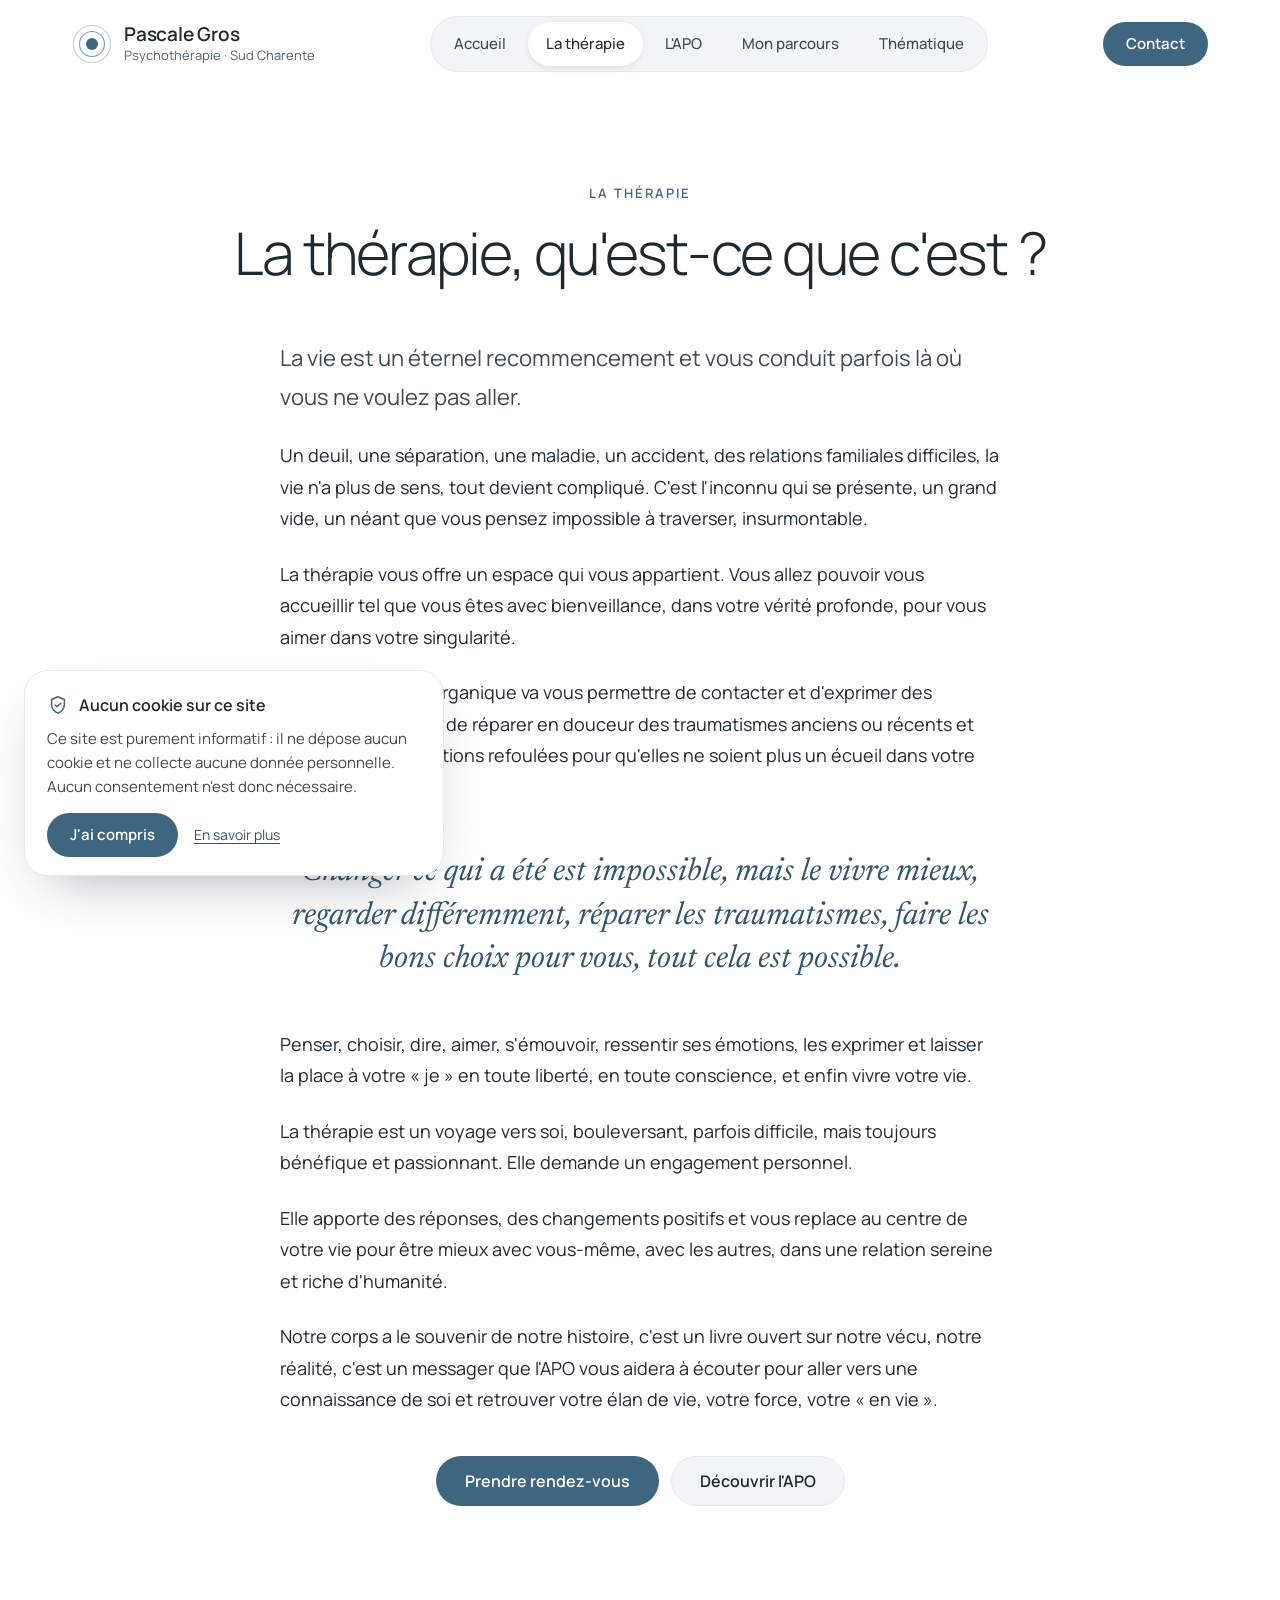
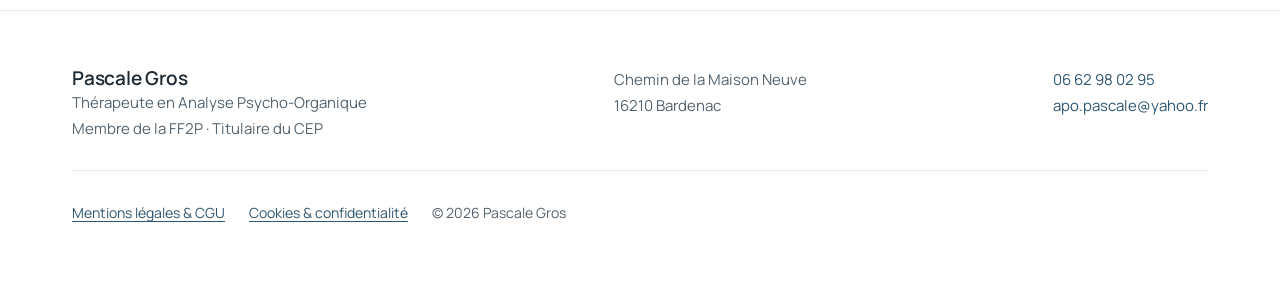
<file: therapy/index.html>
<!DOCTYPE html><html lang="fr"><head><meta charSet="utf-8"/><meta name="viewport" content="width=device-width, initial-scale=1, viewport-fit=cover"/><link rel="preload" href="/fonts/manrope-latin-var.woff2" as="font" crossorigin="anonymous" type="font/woff2"/><link rel="stylesheet" href="/_next/static/chunks/3fq0aaov4mzmm.css" data-precedence="next"/><link rel="preload" as="script" fetchPriority="low" href="/_next/static/chunks/310vm2bl3xxpt.js"/><script src="/_next/static/chunks/2w-eoooe2od6u.js" async=""></script><script src="/_next/static/chunks/23e6jep2anmtk.js" async=""></script><script src="/_next/static/chunks/1rhpnhoywj_ox.js" async=""></script><script src="/_next/static/chunks/turbopack-2u1d16houkiyo.js" async=""></script><script src="/_next/static/chunks/3qfy96eoyh-ek.js" async=""></script><script src="/_next/static/chunks/2rxnlnwu36vvy.js" async=""></script><link rel="preload" href="/fonts/manrope-latin-var.woff2" as="font" type="font/woff2" crossorigin="anonymous"/><meta name="theme-color" content="#FFFFFF"/><meta name="color-scheme" content="light"/><title>La thérapie, qu&#x27;est-ce que c&#x27;est ? · Pascale Gros, thérapeute en Sud Charente</title><meta name="description" content="Deuil, séparation, maladie, relations difficiles : la thérapie offre un espace qui vous appartient pour accueillir vos émotions, réparer en douceur et vivre mieux. Cabinet en Sud Charente."/><meta name="application-name" content="Pascale Gros — Psychothérapie"/><meta name="author" content="Pascale Gros"/><link rel="manifest" href="/manifest.webmanifest"/><meta name="keywords" content="psychothérapie,Analyse Psycho-Organique,APO,thérapeute,Bardenac,Sud Charente,Charente,Barbezieux,Chalais,thérapie psychocorporelle,EFAPO"/><meta name="creator" content="Pascale Gros"/><meta name="publisher" content="Pascale Gros"/><meta name="robots" content="index, follow, max-image-preview:large, max-snippet:-1"/><meta name="category" content="health"/><link rel="canonical" href="https://psycharente.fr/therapy/"/><meta property="og:title" content="La thérapie, qu&#x27;est-ce que c&#x27;est ? · Pascale Gros"/><meta property="og:description" content="Deuil, séparation, maladie, relations difficiles : la thérapie offre un espace qui vous appartient pour accueillir vos émotions, réparer en douceur et vivre mieux. Cabinet en Sud Charente."/><meta property="og:url" content="https://psycharente.fr/therapy/"/><meta property="og:site_name" content="Pascale Gros — Cabinet de psychothérapie"/><meta property="og:locale" content="fr_FR"/><meta property="og:image" content="https://psycharente.fr/og-image.jpg"/><meta property="og:image:type" content="image/jpeg"/><meta property="og:image:width" content="1200"/><meta property="og:image:height" content="630"/><meta property="og:image:alt" content="Un voyage vers Soi — Pascale Gros, cabinet de psychothérapie en Sud Charente"/><meta property="og:type" content="website"/><meta name="twitter:card" content="summary_large_image"/><meta name="twitter:title" content="La thérapie, qu&#x27;est-ce que c&#x27;est ? · Pascale Gros"/><meta name="twitter:description" content="Deuil, séparation, maladie, relations difficiles : la thérapie offre un espace qui vous appartient pour accueillir vos émotions, réparer en douceur et vivre mieux. Cabinet en Sud Charente."/><meta name="twitter:image" content="https://psycharente.fr/og-image.jpg"/><meta name="twitter:image:alt" content="Un voyage vers Soi — Pascale Gros, cabinet de psychothérapie en Sud Charente"/><link rel="icon" href="/favicon.ico?favicon.41e_g4id0n_cp.ico" sizes="64x64" type="image/x-icon"/><link rel="icon" href="/icon.png?icon.29m6k_o_q63t7.png" sizes="192x192" type="image/png"/><link rel="apple-touch-icon" href="/apple-icon.png?apple-icon.40_oln4-pjdpa.png" sizes="180x180" type="image/png"/><script src="/_next/static/chunks/0cz1d0mv5g_q7.js" noModule=""></script></head><body><div hidden=""><!--$--><!--/$--></div><div class="min-h-screen pb-[84px] desk:pb-0"><a href="#contenu" class="sr-only z-[70] rounded-full bg-ink px-5 py-3 text-white no-underline focus:not-sr-only focus:fixed focus:top-3 focus:left-3 hover:text-white">Aller au contenu</a><header class="sticky top-0 z-10 bg-white/[0.86] pt-[env(safe-area-inset-top)] backdrop-blur-md"><div class="mx-auto w-full max-w-[1200px] pl-[max(20px,env(safe-area-inset-left))] pr-[max(20px,env(safe-area-inset-right))] tab:px-8 flex flex-nowrap items-center justify-between gap-3 py-4 desk:flex-wrap desk:gap-x-6"><a class="flex items-center gap-3 text-ink no-underline hover:text-ink" aria-label="Pascale Gros — retour à l&#x27;accueil" href="/"><svg viewBox="0 0 40 40" fill="none" aria-hidden="true" focusable="false" class="size-[34px] desk:size-10"><circle cx="20" cy="20" r="18.5" stroke="#BFD2DE" stroke-width="1.2"></circle><circle cx="20" cy="20" r="12.5" stroke="#7FA2B8" stroke-width="1.2"></circle><circle cx="20" cy="20" r="6" fill="#3E6680"></circle></svg><span><span class="block text-[17px] font-semibold leading-[1.2] tracking-[-0.01em] desk:text-[19px]">Pascale Gros</span><span class="hidden text-xs leading-normal text-muted xs:block desk:text-[13px]">Psychothérapie · Sud Charente</span></span></a><nav aria-label="Navigation principale" class="hidden flex-wrap gap-1 rounded-full border border-line bg-mist p-[5px] desk:flex"><a class="inline-flex min-h-11 items-center rounded-full px-[18px] py-[9px] text-[15px] font-medium leading-normal no-underline transition-[background-color,color,box-shadow] duration-[400ms] text-slate hover:bg-white/70 hover:text-ink" href="/">Accueil</a><a aria-current="page" class="inline-flex min-h-11 items-center rounded-full px-[18px] py-[9px] text-[15px] font-medium leading-normal no-underline transition-[background-color,color,box-shadow] duration-[400ms] bg-white text-ink shadow-[0_2px_10px_-4px_rgba(30,42,51,0.25)] hover:text-ink" href="/therapy/">La thérapie</a><a class="inline-flex min-h-11 items-center rounded-full px-[18px] py-[9px] text-[15px] font-medium leading-normal no-underline transition-[background-color,color,box-shadow] duration-[400ms] text-slate hover:bg-white/70 hover:text-ink" href="/psycho-organic-analysis/">L&#x27;APO</a><a class="inline-flex min-h-11 items-center rounded-full px-[18px] py-[9px] text-[15px] font-medium leading-normal no-underline transition-[background-color,color,box-shadow] duration-[400ms] text-slate hover:bg-white/70 hover:text-ink" href="/about/">Mon parcours</a><a class="inline-flex min-h-11 items-center rounded-full px-[18px] py-[9px] text-[15px] font-medium leading-normal no-underline transition-[background-color,color,box-shadow] duration-[400ms] text-slate hover:bg-white/70 hover:text-ink" href="/themes/">Thématique</a></nav><a class="hidden desk:inline-flex items-center justify-center gap-2.5 rounded-full border-[1.5px] font-semibold no-underline cursor-pointer leading-normal transition-[background-color,color,box-shadow,transform] duration-[400ms] ease-[ease] bg-primary border-transparent text-white hover:bg-primary-dark hover:text-white hover:shadow-[0_12px_28px_-14px_rgba(46,86,112,0.6)] min-h-11 px-[22px] py-2 text-[15px]" href="/contact/">Contact</a><button type="button" aria-expanded="false" aria-controls="menu-mobile" class="inline-flex min-h-12 cursor-pointer items-center gap-2.5 rounded-full border-0 bg-ink px-3.5 text-base font-semibold text-white xs:pl-4 xs:pr-5 desk:hidden"><svg width="20" height="20" viewBox="0 0 24 24" fill="none" stroke="currentColor" stroke-width="1.8" stroke-linecap="round" stroke-linejoin="round" aria-hidden="true" focusable="false"><path d="M4 8h16M4 16h11"></path></svg>Menu</button></div></header><main id="contenu"><div class="animate-page-in"><div class="mx-auto w-full max-w-[1200px] pl-[max(20px,env(safe-area-inset-left))] pr-[max(20px,env(safe-area-inset-right))] tab:px-8 flex flex-col items-center gap-[18px] pt-14 pb-9 text-center tab:pt-24 tab:pb-14"><span class="text-[13px] leading-normal font-semibold uppercase tracking-[0.16em] text-primary animate-fade-up">La thérapie</span><h1 class="m-0 font-light text-[clamp(36px,4.6vw,60px)] leading-[1.05] tracking-[-0.03em] animate-fade-up [animation-delay:150ms] max-w-[820px]">La thérapie, qu&#x27;est-ce que c&#x27;est ?</h1></div><div class="mx-auto w-full max-w-[1200px] pl-[max(20px,env(safe-area-inset-left))] pr-[max(20px,env(safe-area-inset-right))] tab:px-8 pb-[104px]"><div class="mx-auto max-w-[720px] [&amp;_p]:mt-0 [&amp;_p]:mb-6 animate-fade-up [animation-delay:300ms]"><p class="text-[22px] text-slate">La vie est un éternel recommencement et vous conduit parfois là où vous ne voulez pas aller.</p><p>Un deuil, une séparation, une maladie, un accident, des relations familiales difficiles, la vie n&#x27;a plus de sens, tout devient compliqué. C&#x27;est l&#x27;inconnu qui se présente, un grand vide, un néant que vous pensez impossible à traverser, insurmontable.</p><p>La thérapie vous offre un espace qui vous appartient. Vous allez pouvoir vous accueillir tel que vous êtes avec bienveillance, dans votre vérité profonde, pour vous aimer dans votre singularité.</p><p>L&#x27;Analyse Psycho-Organique va vous permettre de contacter et d&#x27;exprimer des émotions enfouies, de réparer en douceur des traumatismes anciens ou récents et d&#x27;accueillir vos émotions refoulées pour qu&#x27;elles ne soient plus un écueil dans votre vie.</p><p class="my-9! text-center font-serif text-[25px] italic leading-[1.35] text-primary-dark tab:my-12! tab:text-[32px]">Changer ce qui a été est impossible, mais le vivre mieux, regarder différemment, réparer les traumatismes, faire les bons choix pour vous, tout cela est possible.</p><p>Penser, choisir, dire, aimer, s&#x27;émouvoir, ressentir ses émotions, les exprimer et laisser la place à votre « je » en toute liberté, en toute conscience, et enfin vivre votre vie.</p><p>La thérapie est un voyage vers soi, bouleversant, parfois difficile, mais toujours bénéfique et passionnant. Elle demande un engagement personnel.</p><p>Elle apporte des réponses, des changements positifs et vous replace au centre de votre vie pour être mieux avec vous-même, avec les autres, dans une relation sereine et riche d&#x27;humanité.</p><p>Notre corps a le souvenir de notre histoire, c&#x27;est un livre ouvert sur notre vécu, notre réalité, c&#x27;est un messager que l&#x27;APO vous aidera à écouter pour aller vers une connaissance de soi et retrouver votre élan de vie, votre force, votre « en vie ».</p><div class="mt-10 flex flex-wrap justify-center gap-3"><a class="inline-flex items-center justify-center gap-2.5 rounded-full border-[1.5px] font-semibold no-underline cursor-pointer leading-normal transition-[background-color,color,box-shadow,transform] duration-[400ms] ease-[ease] bg-primary border-transparent text-white hover:bg-primary-dark hover:text-white hover:shadow-[0_12px_28px_-14px_rgba(46,86,112,0.6)] min-h-[50px] px-7 py-3 text-base" href="/contact/">Prendre rendez-vous</a><a class="inline-flex items-center justify-center gap-2.5 rounded-full border-[1.5px] font-semibold no-underline cursor-pointer leading-normal transition-[background-color,color,box-shadow,transform] duration-[400ms] ease-[ease] bg-mist border-line text-ink hover:bg-sky hover:text-ink min-h-[50px] px-7 py-3 text-base" href="/psycho-organic-analysis/">Découvrir l&#x27;APO</a></div></div></div><!--$--><!--/$--></div></main><footer class="border-t border-line pt-14 pb-16 text-[15px] text-muted"><div class="mx-auto w-full max-w-[1200px] pl-[max(20px,env(safe-area-inset-left))] pr-[max(20px,env(safe-area-inset-right))] tab:px-8"><div class="flex flex-col justify-between gap-5 tab:flex-row tab:flex-wrap tab:gap-x-16 tab:gap-y-6"><div><span class="block text-[19px] font-semibold leading-[1.2] tracking-[-0.01em] text-ink">Pascale Gros</span>Thérapeute en Analyse Psycho-Organique<br/>Membre de la FF2P · Titulaire du CEP</div><address class="not-italic">Chemin de la Maison Neuve<br/>16210<!-- --> <!-- -->Bardenac</address><div><a href="tel:+33662980295">06 62 98 02 95</a><br/><a href="mailto:apo.pascale@yahoo.fr">apo.pascale@yahoo.fr</a></div></div><div class="mt-7 flex flex-wrap items-center gap-x-6 gap-y-1 border-t border-line pt-5"><a class="inline-flex min-h-11 items-center bg-transparent p-0 text-sm text-primary-dark underline underline-offset-[3px] hover:text-primary-deep cursor-pointer" href="/legal-notice/">Mentions légales &amp; CGU</a><a class="inline-flex min-h-11 items-center bg-transparent p-0 text-sm text-primary-dark underline underline-offset-[3px] hover:text-primary-deep cursor-pointer" href="/privacy/">Cookies &amp; confidentialité</a><span class="text-sm">© <!-- -->2026<!-- --> Pascale Gros</span></div></div></footer><div aria-label="Contact rapide" role="region" class="fixed inset-x-0 bottom-0 z-40 grid grid-cols-[minmax(0,1fr)_minmax(0,1.4fr)] gap-2.5 border-t border-line bg-white/[0.94] pt-2.5 pr-[max(16px,env(safe-area-inset-right))] pb-[calc(10px+env(safe-area-inset-bottom))] pl-[max(16px,env(safe-area-inset-left))] backdrop-blur-md desk:hidden"><a href="tel:+33662980295" class="inline-flex items-center justify-center gap-2.5 rounded-full border-[1.5px] font-semibold no-underline cursor-pointer leading-normal transition-[background-color,color,box-shadow,transform] duration-[400ms] ease-[ease] bg-mist border-line text-ink hover:bg-sky hover:text-ink min-h-[52px] px-3.5 py-2.5 text-base w-full"><svg width="18" height="18" viewBox="0 0 24 24" fill="none" stroke="currentColor" stroke-width="1.7" stroke-linecap="round" stroke-linejoin="round" aria-hidden="true" focusable="false"><path d="M22 16.9v3a2 2 0 0 1-2.2 2 19.8 19.8 0 0 1-8.6-3.1 19.5 19.5 0 0 1-6-6A19.8 19.8 0 0 1 2.1 4.2 2 2 0 0 1 4.1 2h3a2 2 0 0 1 2 1.7c.1.9.4 1.8.7 2.7a2 2 0 0 1-.5 2.1L8 9.8a16 16 0 0 0 6 6l1.3-1.3a2 2 0 0 1 2.1-.4c.9.3 1.8.6 2.7.7a2 2 0 0 1 1.7 2z"></path></svg>Appeler</a><a class="inline-flex items-center justify-center gap-2.5 rounded-full border-[1.5px] font-semibold no-underline cursor-pointer leading-normal transition-[background-color,color,box-shadow,transform] duration-[400ms] ease-[ease] bg-primary border-transparent text-white hover:bg-primary-dark hover:text-white hover:shadow-[0_12px_28px_-14px_rgba(46,86,112,0.6)] min-h-[52px] px-3.5 py-2.5 text-base w-full" href="/contact/">Prendre rendez-vous</a></div></div><script id="_R_">(globalThis["TURBOPACK"] || (globalThis["TURBOPACK"] = [])).push({"otherChunks":["static/chunks/310vm2bl3xxpt.js","static/chunks/2w-eoooe2od6u.js","static/chunks/23e6jep2anmtk.js","static/chunks/1rhpnhoywj_ox.js"],"runtimeModuleIds":[94553]});</script><script src="/_next/static/chunks/310vm2bl3xxpt.js" async=""></script><script>(self.__next_f=self.__next_f||[]).push([0])</script><script>self.__next_f.push([1,"1:\"$Sreact.fragment\"\n2:\"/_next/static/chunks/3qfy96eoyh-ek.js\"\n3:I[39756,[\"$2\"],\"default\"]\n4:I[37457,[\"$2\"],\"default\"]\n5:\"/_next/static/chunks/2rxnlnwu36vvy.js\"\n6:I[70119,[\"$2\",\"$5\"],\"default\"]\n7:I[22016,[\"$2\",\"$5\"],\"\"]\n14:I[68027,[\"$2\"],\"default\",1]\n:HL[\"/_next/static/chunks/3fq0aaov4mzmm.css\",\"style\"]\n:HL[\"/fonts/manrope-latin-var.woff2\",\"font\",{\"crossOrigin\":\"anonymous\",\"type\":\"font/woff2\"}]\n10:X\n11:[[\"children\",{\"s\":\"__PAGE__\",\"h\":512,\"d\":{\"r\":\"$L12\",\"p\":false,\"v\":null}}]]\ne:[[\"children\",{\"s\":\"therapy\",\"h\":512,\"d\":{\"r\":\"$Lf\",\"p\":false,\"v\":\"$10\"},\"c\":\"$Q11\"}]]\nc:[[\"children\",{\"s\":\"(site)\",\"h\":512,\"d\":{\"r\":\"$Ld\",\"p\":false,\"v\":null},\"c\":\"$Qe\"}]]\n"])</script><script>self.__next_f.push([1,"0:{\"P\":null,\"c\":[\"\",\"therapy\",\"\"],\"q\":\"\",\"i\":false,\"t\":{\"t\":{\"s\":\"\",\"h\":528,\"d\":{\"r\":[\"$\",\"$1\",\"c\",{\"children\":[[[\"$\",\"link\",\"0\",{\"rel\":\"stylesheet\",\"href\":\"/_next/static/chunks/3fq0aaov4mzmm.css\",\"precedence\":\"next\",\"crossOrigin\":\"$undefined\",\"nonce\":\"$undefined\"}],[\"$\",\"script\",\"script-0\",{\"src\":\"/_next/static/chunks/3qfy96eoyh-ek.js\",\"async\":true,\"nonce\":\"$undefined\"}]],[\"$\",\"html\",null,{\"lang\":\"fr\",\"children\":[[\"$\",\"head\",null,{\"children\":[\"$\",\"link\",null,{\"rel\":\"preload\",\"href\":\"/fonts/manrope-latin-var.woff2\",\"as\":\"font\",\"type\":\"font/woff2\",\"crossOrigin\":\"anonymous\"}]}],[\"$\",\"body\",null,{\"children\":[\"$\",\"$L3\",null,{\"parallelRouterKey\":\"children\",\"error\":\"$undefined\",\"errorStyles\":\"$undefined\",\"errorScripts\":\"$undefined\",\"template\":[\"$\",\"$L4\",null,{}],\"templateStyles\":\"$undefined\",\"templateScripts\":\"$undefined\",\"notFound\":[[\"$\",\"div\",null,{\"className\":\"min-h-screen pb-[84px] desk:pb-0\",\"children\":[[\"$\",\"a\",null,{\"href\":\"#contenu\",\"className\":\"sr-only z-[70] rounded-full bg-ink px-5 py-3 text-white no-underline focus:not-sr-only focus:fixed focus:top-3 focus:left-3 hover:text-white\",\"children\":\"Aller au contenu\"}],[\"$\",\"$L6\",null,{}],[\"$\",\"main\",null,{\"id\":\"contenu\",\"children\":[\"$\",\"div\",null,{\"className\":\"mx-auto w-full max-w-[1200px] pl-[max(20px,env(safe-area-inset-left))] pr-[max(20px,env(safe-area-inset-right))] tab:px-8 flex flex-col items-center gap-[18px] pt-24 pb-[104px] text-center\",\"children\":[[\"$\",\"span\",null,{\"className\":\"text-[13px] leading-normal font-semibold uppercase tracking-[0.16em] text-primary\",\"children\":\"Erreur 404\"}],[\"$\",\"h1\",null,{\"className\":\"m-0 font-light text-[clamp(36px,4.6vw,60px)] leading-[1.05] tracking-[-0.03em]\",\"children\":\"Cette page est introuvable\"}],[\"$\",\"p\",null,{\"className\":\"m-0 max-w-[520px] text-muted\",\"children\":\"L'adresse a peut-être changé. Vous pouvez revenir à l'accueil ou prendre contact directement.\"}],[\"$\",\"div\",null,{\"className\":\"mt-4 flex flex-wrap justify-center gap-3\",\"children\":[[\"$\",\"$L7\",null,{\"href\":\"/\",\"className\":\"inline-flex items-center justify-center gap-2.5 rounded-full border-[1.5px] font-semibold no-underline cursor-pointer leading-normal transition-[background-color,color,box-shadow,transform] duration-[400ms] ease-[ease] bg-primary border-transparent text-white hover:bg-primary-dark hover:text-white hover:shadow-[0_12px_28px_-14px_rgba(46,86,112,0.6)] min-h-[50px] px-7 py-3 text-base\",\"children\":\"Retour à l'accueil\"}],[\"$\",\"$L7\",null,{\"href\":\"/contact/\",\"className\":\"inline-flex items-center justify-center gap-2.5 rounded-full border-[1.5px] font-semibold no-underline cursor-pointer leading-normal transition-[background-color,color,box-shadow,transform] duration-[400ms] ease-[ease] bg-mist border-line text-ink hover:bg-sky hover:text-ink min-h-[50px] px-7 py-3 text-base\",\"children\":\"Contact\"}]]}]]}]}],[\"$\",\"footer\",null,{\"className\":\"border-t border-line pt-14 pb-16 text-[15px] text-muted\",\"children\":[\"$\",\"div\",null,{\"className\":\"mx-auto w-full max-w-[1200px] pl-[max(20px,env(safe-area-inset-left))] pr-[max(20px,env(safe-area-inset-right))] tab:px-8\",\"children\":[[\"$\",\"div\",null,{\"className\":\"flex flex-col justify-between gap-5 tab:flex-row tab:flex-wrap tab:gap-x-16 tab:gap-y-6\",\"children\":[[\"$\",\"div\",null,{\"children\":[[\"$\",\"span\",null,{\"className\":\"block text-[19px] font-semibold leading-[1.2] tracking-[-0.01em] text-ink\",\"children\":\"Pascale Gros\"}],\"Thérapeute en Analyse Psycho-Organique\",[\"$\",\"br\",null,{}],\"Membre de la FF2P · Titulaire du CEP\"]}],[\"$\",\"address\",null,{\"className\":\"not-italic\",\"children\":[\"Chemin de la Maison Neuve\",[\"$\",\"br\",null,{}],\"16210\",\" \",\"Bardenac\"]}],[\"$\",\"div\",null,{\"children\":[[\"$\",\"a\",null,{\"href\":\"tel:+33662980295\",\"children\":\"06 62 98 02 95\"}],[\"$\",\"br\",null,{}],[\"$\",\"a\",null,{\"href\":\"mailto:apo.pascale@yahoo.fr\",\"children\":\"apo.pascale@yahoo.fr\"}]]}]]}],[\"$\",\"div\",null,{\"className\":\"mt-7 flex flex-wrap items-center gap-x-6 gap-y-1 border-t border-line pt-5\",\"children\":[[\"$\",\"$L7\",null,{\"href\":\"/legal-notice/\",\"className\":\"inline-flex min-h-11 items-center bg-transparent p-0 text-sm text-primary-dark underline underline-offset-[3px] hover:text-primary-deep cursor-pointer\",\"children\":\"Mentions légales \u0026 CGU\"}],\"$L8\",\"$L9\"]}]]}]}],\"$La\",\"$Lb\"]}],[]],\"forbidden\":\"$undefined\",\"unauthorized\":\"$undefined\"}]}]]}]]}],\"p\":false,\"v\":null},\"c\":\"$Qc\"},\"h\":{\"r\":\"$L13\",\"p\":false,\"v\":null}},\"m\":\"$undefined\",\"G\":[\"$14\",[\"$L15\"]],\"S\":true,\"r\":\"$undefined\",\"s\":\"$undefined\",\"a\":\"$undefined\",\"l\":\"$undefined\",\"p\":\"$undefined\",\"d\":\"$undefined\",\"b\":\"IPlgb3As97YncxdCPhkgf\"}\n"])</script><script>self.__next_f.push([1,"16:I[91297,[\"$2\",\"$5\"],\"default\"]\n20:\"ViewportBoundary\"\n21:I[97367,[\"$2\"],\"$20\"]\n23:\"MetadataBoundary\"\n24:I[97367,[\"$2\"],\"$23\"]\n25:\"$Sreact.suspense\"\n8:[\"$\",\"$L7\",null,{\"href\":\"/privacy/\",\"className\":\"inline-flex min-h-11 items-center bg-transparent p-0 text-sm text-primary-dark underline underline-offset-[3px] hover:text-primary-deep cursor-pointer\",\"children\":\"Cookies \u0026 confidentialité\"}]\n9:[\"$\",\"span\",null,{\"className\":\"text-sm\",\"children\":[\"© \",2026,\" Pascale Gros\"]}]\n"])</script><script>self.__next_f.push([1,"a:[\"$\",\"div\",null,{\"aria-label\":\"Contact rapide\",\"role\":\"region\",\"className\":\"fixed inset-x-0 bottom-0 z-40 grid grid-cols-[minmax(0,1fr)_minmax(0,1.4fr)] gap-2.5 border-t border-line bg-white/[0.94] pt-2.5 pr-[max(16px,env(safe-area-inset-right))] pb-[calc(10px+env(safe-area-inset-bottom))] pl-[max(16px,env(safe-area-inset-left))] backdrop-blur-md desk:hidden\",\"children\":[[\"$\",\"a\",null,{\"href\":\"tel:+33662980295\",\"className\":\"inline-flex items-center justify-center gap-2.5 rounded-full border-[1.5px] font-semibold no-underline cursor-pointer leading-normal transition-[background-color,color,box-shadow,transform] duration-[400ms] ease-[ease] bg-mist border-line text-ink hover:bg-sky hover:text-ink min-h-[52px] px-3.5 py-2.5 text-base w-full\",\"children\":[[\"$\",\"svg\",null,{\"width\":18,\"height\":18,\"viewBox\":\"0 0 24 24\",\"fill\":\"none\",\"stroke\":\"currentColor\",\"strokeWidth\":1.7,\"strokeLinecap\":\"round\",\"strokeLinejoin\":\"round\",\"aria-hidden\":true,\"focusable\":false,\"className\":\"$undefined\",\"children\":[\"$\",\"path\",null,{\"d\":\"M22 16.9v3a2 2 0 0 1-2.2 2 19.8 19.8 0 0 1-8.6-3.1 19.5 19.5 0 0 1-6-6A19.8 19.8 0 0 1 2.1 4.2 2 2 0 0 1 4.1 2h3a2 2 0 0 1 2 1.7c.1.9.4 1.8.7 2.7a2 2 0 0 1-.5 2.1L8 9.8a16 16 0 0 0 6 6l1.3-1.3a2 2 0 0 1 2.1-.4c.9.3 1.8.6 2.7.7a2 2 0 0 1 1.7 2z\"}]}],\"Appeler\"]}],[\"$\",\"$L7\",null,{\"href\":\"/contact/\",\"className\":\"inline-flex items-center justify-center gap-2.5 rounded-full border-[1.5px] font-semibold no-underline cursor-pointer leading-normal transition-[background-color,color,box-shadow,transform] duration-[400ms] ease-[ease] bg-primary border-transparent text-white hover:bg-primary-dark hover:text-white hover:shadow-[0_12px_28px_-14px_rgba(46,86,112,0.6)] min-h-[52px] px-3.5 py-2.5 text-base w-full\",\"children\":\"Prendre rendez-vous\"}]]}]\n"])</script><script>self.__next_f.push([1,"b:[\"$\",\"$L16\",null,{}]\n"])</script><script>self.__next_f.push([1,"d:[\"$\",\"$1\",\"c\",{\"children\":[[[\"$\",\"script\",\"script-0\",{\"src\":\"/_next/static/chunks/2rxnlnwu36vvy.js\",\"async\":true,\"nonce\":\"$undefined\"}]],[\"$\",\"div\",null,{\"className\":\"min-h-screen pb-[84px] desk:pb-0\",\"children\":[[\"$\",\"a\",null,{\"href\":\"#contenu\",\"className\":\"sr-only z-[70] rounded-full bg-ink px-5 py-3 text-white no-underline focus:not-sr-only focus:fixed focus:top-3 focus:left-3 hover:text-white\",\"children\":\"Aller au contenu\"}],[\"$\",\"$L6\",null,{}],[\"$\",\"main\",null,{\"id\":\"contenu\",\"children\":[\"$\",\"$L3\",null,{\"parallelRouterKey\":\"children\",\"error\":\"$undefined\",\"errorStyles\":\"$undefined\",\"errorScripts\":\"$undefined\",\"template\":[\"$\",\"div\",null,{\"className\":\"animate-page-in\",\"children\":[\"$\",\"$L4\",null,{}]}],\"templateStyles\":[],\"templateScripts\":null,\"notFound\":[[\"$\",\"div\",null,{\"className\":\"min-h-screen pb-[84px] desk:pb-0\",\"children\":[[\"$\",\"a\",null,{\"href\":\"#contenu\",\"className\":\"sr-only z-[70] rounded-full bg-ink px-5 py-3 text-white no-underline focus:not-sr-only focus:fixed focus:top-3 focus:left-3 hover:text-white\",\"children\":\"Aller au contenu\"}],[\"$\",\"$L6\",null,{}],[\"$\",\"main\",null,{\"id\":\"contenu\",\"children\":[\"$\",\"div\",null,{\"className\":\"mx-auto w-full max-w-[1200px] pl-[max(20px,env(safe-area-inset-left))] pr-[max(20px,env(safe-area-inset-right))] tab:px-8 flex flex-col items-center gap-[18px] pt-24 pb-[104px] text-center\",\"children\":[[\"$\",\"span\",null,{\"className\":\"text-[13px] leading-normal font-semibold uppercase tracking-[0.16em] text-primary\",\"children\":\"Erreur 404\"}],[\"$\",\"h1\",null,{\"className\":\"m-0 font-light text-[clamp(36px,4.6vw,60px)] leading-[1.05] tracking-[-0.03em]\",\"children\":\"Cette page est introuvable\"}],[\"$\",\"p\",null,{\"className\":\"m-0 max-w-[520px] text-muted\",\"children\":\"L'adresse a peut-être changé. Vous pouvez revenir à l'accueil ou prendre contact directement.\"}],[\"$\",\"div\",null,{\"className\":\"mt-4 flex flex-wrap justify-center gap-3\",\"children\":[[\"$\",\"$L7\",null,{\"href\":\"/\",\"className\":\"inline-flex items-center justify-center gap-2.5 rounded-full border-[1.5px] font-semibold no-underline cursor-pointer leading-normal transition-[background-color,color,box-shadow,transform] duration-[400ms] ease-[ease] bg-primary border-transparent text-white hover:bg-primary-dark hover:text-white hover:shadow-[0_12px_28px_-14px_rgba(46,86,112,0.6)] min-h-[50px] px-7 py-3 text-base\",\"children\":\"Retour à l'accueil\"}],[\"$\",\"$L7\",null,{\"href\":\"/contact/\",\"className\":\"inline-flex items-center justify-center gap-2.5 rounded-full border-[1.5px] font-semibold no-underline cursor-pointer leading-normal transition-[background-color,color,box-shadow,transform] duration-[400ms] ease-[ease] bg-mist border-line text-ink hover:bg-sky hover:text-ink min-h-[50px] px-7 py-3 text-base\",\"children\":\"Contact\"}]]}]]}]}],[\"$\",\"footer\",null,{\"className\":\"border-t border-line pt-14 pb-16 text-[15px] text-muted\",\"children\":[\"$\",\"div\",null,{\"className\":\"mx-auto w-full max-w-[1200px] pl-[max(20px,env(safe-area-inset-left))] pr-[max(20px,env(safe-area-inset-right))] tab:px-8\",\"children\":[[\"$\",\"div\",null,{\"className\":\"flex flex-col justify-between gap-5 tab:flex-row tab:flex-wrap tab:gap-x-16 tab:gap-y-6\",\"children\":[[\"$\",\"div\",null,{\"children\":[[\"$\",\"span\",null,{\"className\":\"block text-[19px] font-semibold leading-[1.2] tracking-[-0.01em] text-ink\",\"children\":\"Pascale Gros\"}],\"Thérapeute en Analyse Psycho-Organique\",[\"$\",\"br\",null,{}],\"Membre de la FF2P · Titulaire du CEP\"]}],[\"$\",\"address\",null,{\"className\":\"not-italic\",\"children\":[\"Chemin de la Maison Neuve\",[\"$\",\"br\",null,{}],\"16210\",\" \",\"Bardenac\"]}],[\"$\",\"div\",null,{\"children\":[[\"$\",\"a\",null,{\"href\":\"tel:+33662980295\",\"children\":\"06 62 98 02 95\"}],[\"$\",\"br\",null,{}],[\"$\",\"a\",null,{\"href\":\"mailto:apo.pascale@yahoo.fr\",\"children\":\"apo.pascale@yahoo.fr\"}]]}]]}],[\"$\",\"div\",null,{\"className\":\"mt-7 flex flex-wrap items-center gap-x-6 gap-y-1 border-t border-line pt-5\",\"children\":[[\"$\",\"$L7\",null,{\"href\":\"/legal-notice/\",\"className\":\"inline-flex min-h-11 items-center bg-transparent p-0 text-sm text-primary-dark underline underline-offset-[3px] hover:text-primary-deep cursor-pointer\",\"children\":\"Mentions légales \u0026 CGU\"}],\"$L17\",\"$L18\"]}]]}]}],\"$L19\",\"$L1a\"]}],[]],\"forbidden\":\"$undefined\",\"unauthorized\":\"$undefined\"}]}],\"$L1b\",\"$L1c\",\"$L1d\"]}]]}]\n"])</script><script>self.__next_f.push([1,"f:[\"$\",\"$1\",\"c\",{\"children\":[null,[\"$\",\"$L3\",null,{\"parallelRouterKey\":\"children\",\"error\":\"$undefined\",\"errorStyles\":\"$undefined\",\"errorScripts\":\"$undefined\",\"template\":[\"$\",\"$L4\",null,{}],\"templateStyles\":\"$undefined\",\"templateScripts\":\"$undefined\",\"notFound\":\"$undefined\",\"forbidden\":\"$undefined\",\"unauthorized\":\"$undefined\"}]]}]\n"])</script><script>self.__next_f.push([1,"12:[\"$\",\"$1\",\"c\",{\"children\":[[[\"$\",\"div\",null,{\"className\":\"mx-auto w-full max-w-[1200px] pl-[max(20px,env(safe-area-inset-left))] pr-[max(20px,env(safe-area-inset-right))] tab:px-8 flex flex-col items-center gap-[18px] pt-14 pb-9 text-center tab:pt-24 tab:pb-14\",\"children\":[[\"$\",\"span\",null,{\"className\":\"text-[13px] leading-normal font-semibold uppercase tracking-[0.16em] text-primary animate-fade-up\",\"children\":\"La thérapie\"}],[\"$\",\"h1\",null,{\"className\":\"m-0 font-light text-[clamp(36px,4.6vw,60px)] leading-[1.05] tracking-[-0.03em] animate-fade-up [animation-delay:150ms] max-w-[820px]\",\"children\":\"La thérapie, qu'est-ce que c'est ?\"}],\"$undefined\"]}],[\"$\",\"div\",null,{\"className\":\"mx-auto w-full max-w-[1200px] pl-[max(20px,env(safe-area-inset-left))] pr-[max(20px,env(safe-area-inset-right))] tab:px-8 pb-[104px]\",\"children\":[\"$\",\"div\",null,{\"className\":\"mx-auto max-w-[720px] [\u0026_p]:mt-0 [\u0026_p]:mb-6 animate-fade-up [animation-delay:300ms]\",\"children\":[[\"$\",\"p\",null,{\"className\":\"text-[22px] text-slate\",\"children\":\"La vie est un éternel recommencement et vous conduit parfois là où vous ne voulez pas aller.\"}],[\"$\",\"p\",null,{\"children\":\"Un deuil, une séparation, une maladie, un accident, des relations familiales difficiles, la vie n'a plus de sens, tout devient compliqué. C'est l'inconnu qui se présente, un grand vide, un néant que vous pensez impossible à traverser, insurmontable.\"}],[\"$\",\"p\",null,{\"children\":\"La thérapie vous offre un espace qui vous appartient. Vous allez pouvoir vous accueillir tel que vous êtes avec bienveillance, dans votre vérité profonde, pour vous aimer dans votre singularité.\"}],[\"$\",\"p\",null,{\"children\":\"L'Analyse Psycho-Organique va vous permettre de contacter et d'exprimer des émotions enfouies, de réparer en douceur des traumatismes anciens ou récents et d'accueillir vos émotions refoulées pour qu'elles ne soient plus un écueil dans votre vie.\"}],[\"$\",\"p\",null,{\"className\":\"my-9! text-center font-serif text-[25px] italic leading-[1.35] text-primary-dark tab:my-12! tab:text-[32px]\",\"children\":\"Changer ce qui a été est impossible, mais le vivre mieux, regarder différemment, réparer les traumatismes, faire les bons choix pour vous, tout cela est possible.\"}],[\"$\",\"p\",null,{\"children\":\"Penser, choisir, dire, aimer, s'émouvoir, ressentir ses émotions, les exprimer et laisser la place à votre « je » en toute liberté, en toute conscience, et enfin vivre votre vie.\"}],[\"$\",\"p\",null,{\"children\":\"La thérapie est un voyage vers soi, bouleversant, parfois difficile, mais toujours bénéfique et passionnant. Elle demande un engagement personnel.\"}],[\"$\",\"p\",null,{\"children\":\"Elle apporte des réponses, des changements positifs et vous replace au centre de votre vie pour être mieux avec vous-même, avec les autres, dans une relation sereine et riche d'humanité.\"}],[\"$\",\"p\",null,{\"children\":\"Notre corps a le souvenir de notre histoire, c'est un livre ouvert sur notre vécu, notre réalité, c'est un messager que l'APO vous aidera à écouter pour aller vers une connaissance de soi et retrouver votre élan de vie, votre force, votre « en vie ».\"}],[\"$\",\"div\",null,{\"className\":\"mt-10 flex flex-wrap justify-center gap-3\",\"children\":[[\"$\",\"$L7\",null,{\"href\":\"/contact/\",\"className\":\"inline-flex items-center justify-center gap-2.5 rounded-full border-[1.5px] font-semibold no-underline cursor-pointer leading-normal transition-[background-color,color,box-shadow,transform] duration-[400ms] ease-[ease] bg-primary border-transparent text-white hover:bg-primary-dark hover:text-white hover:shadow-[0_12px_28px_-14px_rgba(46,86,112,0.6)] min-h-[50px] px-7 py-3 text-base\",\"children\":\"Prendre rendez-vous\"}],\"$L1e\"]}]]}]}]],null,\"$L1f\"]}]\n"])</script><script>self.__next_f.push([1,"13:[\"$\",\"$1\",\"h\",{\"children\":[null,[\"$\",\"$L21\",null,{\"children\":\"$L22\"}],[\"$\",\"$L24\",null,{\"children\":[[\"$\",\"div\",null,{\"hidden\":true,\"children\":[\"$\",\"$25\",null,{\"name\":\"Next.Metadata\",\"children\":\"$L26\"}]}],null]}],null]}]\n15:[\"$\",\"link\",\"0\",{\"rel\":\"stylesheet\",\"href\":\"/_next/static/chunks/3fq0aaov4mzmm.css\",\"precedence\":\"next\",\"crossOrigin\":\"$undefined\",\"nonce\":\"$undefined\"}]\n"])</script><script>self.__next_f.push([1,"27:I[97367,[\"$2\"],\"OutletBoundary\"]\n10:C\n17:[\"$\",\"$L7\",null,{\"href\":\"/privacy/\",\"className\":\"inline-flex min-h-11 items-center bg-transparent p-0 text-sm text-primary-dark underline underline-offset-[3px] hover:text-primary-deep cursor-pointer\",\"children\":\"Cookies \u0026 confidentialité\"}]\n18:[\"$\",\"span\",null,{\"className\":\"text-sm\",\"children\":[\"© \",2026,\" Pascale Gros\"]}]\n"])</script><script>self.__next_f.push([1,"19:[\"$\",\"div\",null,{\"aria-label\":\"Contact rapide\",\"role\":\"region\",\"className\":\"fixed inset-x-0 bottom-0 z-40 grid grid-cols-[minmax(0,1fr)_minmax(0,1.4fr)] gap-2.5 border-t border-line bg-white/[0.94] pt-2.5 pr-[max(16px,env(safe-area-inset-right))] pb-[calc(10px+env(safe-area-inset-bottom))] pl-[max(16px,env(safe-area-inset-left))] backdrop-blur-md desk:hidden\",\"children\":[[\"$\",\"a\",null,{\"href\":\"tel:+33662980295\",\"className\":\"inline-flex items-center justify-center gap-2.5 rounded-full border-[1.5px] font-semibold no-underline cursor-pointer leading-normal transition-[background-color,color,box-shadow,transform] duration-[400ms] ease-[ease] bg-mist border-line text-ink hover:bg-sky hover:text-ink min-h-[52px] px-3.5 py-2.5 text-base w-full\",\"children\":[[\"$\",\"svg\",null,{\"width\":18,\"height\":18,\"viewBox\":\"0 0 24 24\",\"fill\":\"none\",\"stroke\":\"currentColor\",\"strokeWidth\":1.7,\"strokeLinecap\":\"round\",\"strokeLinejoin\":\"round\",\"aria-hidden\":true,\"focusable\":false,\"className\":\"$undefined\",\"children\":[\"$\",\"path\",null,{\"d\":\"M22 16.9v3a2 2 0 0 1-2.2 2 19.8 19.8 0 0 1-8.6-3.1 19.5 19.5 0 0 1-6-6A19.8 19.8 0 0 1 2.1 4.2 2 2 0 0 1 4.1 2h3a2 2 0 0 1 2 1.7c.1.9.4 1.8.7 2.7a2 2 0 0 1-.5 2.1L8 9.8a16 16 0 0 0 6 6l1.3-1.3a2 2 0 0 1 2.1-.4c.9.3 1.8.6 2.7.7a2 2 0 0 1 1.7 2z\"}]}],\"Appeler\"]}],[\"$\",\"$L7\",null,{\"href\":\"/contact/\",\"className\":\"inline-flex items-center justify-center gap-2.5 rounded-full border-[1.5px] font-semibold no-underline cursor-pointer leading-normal transition-[background-color,color,box-shadow,transform] duration-[400ms] ease-[ease] bg-primary border-transparent text-white hover:bg-primary-dark hover:text-white hover:shadow-[0_12px_28px_-14px_rgba(46,86,112,0.6)] min-h-[52px] px-3.5 py-2.5 text-base w-full\",\"children\":\"Prendre rendez-vous\"}]]}]\n"])</script><script>self.__next_f.push([1,"1a:[\"$\",\"$L16\",null,{}]\n"])</script><script>self.__next_f.push([1,"1b:[\"$\",\"footer\",null,{\"className\":\"border-t border-line pt-14 pb-16 text-[15px] text-muted\",\"children\":[\"$\",\"div\",null,{\"className\":\"mx-auto w-full max-w-[1200px] pl-[max(20px,env(safe-area-inset-left))] pr-[max(20px,env(safe-area-inset-right))] tab:px-8\",\"children\":[[\"$\",\"div\",null,{\"className\":\"flex flex-col justify-between gap-5 tab:flex-row tab:flex-wrap tab:gap-x-16 tab:gap-y-6\",\"children\":[[\"$\",\"div\",null,{\"children\":[[\"$\",\"span\",null,{\"className\":\"block text-[19px] font-semibold leading-[1.2] tracking-[-0.01em] text-ink\",\"children\":\"Pascale Gros\"}],\"Thérapeute en Analyse Psycho-Organique\",[\"$\",\"br\",null,{}],\"Membre de la FF2P · Titulaire du CEP\"]}],[\"$\",\"address\",null,{\"className\":\"not-italic\",\"children\":[\"Chemin de la Maison Neuve\",[\"$\",\"br\",null,{}],\"16210\",\" \",\"Bardenac\"]}],[\"$\",\"div\",null,{\"children\":[[\"$\",\"a\",null,{\"href\":\"tel:+33662980295\",\"children\":\"06 62 98 02 95\"}],[\"$\",\"br\",null,{}],[\"$\",\"a\",null,{\"href\":\"mailto:apo.pascale@yahoo.fr\",\"children\":\"apo.pascale@yahoo.fr\"}]]}]]}],[\"$\",\"div\",null,{\"className\":\"mt-7 flex flex-wrap items-center gap-x-6 gap-y-1 border-t border-line pt-5\",\"children\":[[\"$\",\"$L7\",null,{\"href\":\"/legal-notice/\",\"className\":\"inline-flex min-h-11 items-center bg-transparent p-0 text-sm text-primary-dark underline underline-offset-[3px] hover:text-primary-deep cursor-pointer\",\"children\":\"Mentions légales \u0026 CGU\"}],[\"$\",\"$L7\",null,{\"href\":\"/privacy/\",\"className\":\"inline-flex min-h-11 items-center bg-transparent p-0 text-sm text-primary-dark underline underline-offset-[3px] hover:text-primary-deep cursor-pointer\",\"children\":\"Cookies \u0026 confidentialité\"}],[\"$\",\"span\",null,{\"className\":\"text-sm\",\"children\":[\"© \",2026,\" Pascale Gros\"]}]]}]]}]}]\n"])</script><script>self.__next_f.push([1,"1c:[\"$\",\"div\",null,{\"aria-label\":\"Contact rapide\",\"role\":\"region\",\"className\":\"fixed inset-x-0 bottom-0 z-40 grid grid-cols-[minmax(0,1fr)_minmax(0,1.4fr)] gap-2.5 border-t border-line bg-white/[0.94] pt-2.5 pr-[max(16px,env(safe-area-inset-right))] pb-[calc(10px+env(safe-area-inset-bottom))] pl-[max(16px,env(safe-area-inset-left))] backdrop-blur-md desk:hidden\",\"children\":[[\"$\",\"a\",null,{\"href\":\"tel:+33662980295\",\"className\":\"inline-flex items-center justify-center gap-2.5 rounded-full border-[1.5px] font-semibold no-underline cursor-pointer leading-normal transition-[background-color,color,box-shadow,transform] duration-[400ms] ease-[ease] bg-mist border-line text-ink hover:bg-sky hover:text-ink min-h-[52px] px-3.5 py-2.5 text-base w-full\",\"children\":[[\"$\",\"svg\",null,{\"width\":18,\"height\":18,\"viewBox\":\"0 0 24 24\",\"fill\":\"none\",\"stroke\":\"currentColor\",\"strokeWidth\":1.7,\"strokeLinecap\":\"round\",\"strokeLinejoin\":\"round\",\"aria-hidden\":true,\"focusable\":false,\"className\":\"$undefined\",\"children\":[\"$\",\"path\",null,{\"d\":\"M22 16.9v3a2 2 0 0 1-2.2 2 19.8 19.8 0 0 1-8.6-3.1 19.5 19.5 0 0 1-6-6A19.8 19.8 0 0 1 2.1 4.2 2 2 0 0 1 4.1 2h3a2 2 0 0 1 2 1.7c.1.9.4 1.8.7 2.7a2 2 0 0 1-.5 2.1L8 9.8a16 16 0 0 0 6 6l1.3-1.3a2 2 0 0 1 2.1-.4c.9.3 1.8.6 2.7.7a2 2 0 0 1 1.7 2z\"}]}],\"Appeler\"]}],[\"$\",\"$L7\",null,{\"href\":\"/contact/\",\"className\":\"inline-flex items-center justify-center gap-2.5 rounded-full border-[1.5px] font-semibold no-underline cursor-pointer leading-normal transition-[background-color,color,box-shadow,transform] duration-[400ms] ease-[ease] bg-primary border-transparent text-white hover:bg-primary-dark hover:text-white hover:shadow-[0_12px_28px_-14px_rgba(46,86,112,0.6)] min-h-[52px] px-3.5 py-2.5 text-base w-full\",\"children\":\"Prendre rendez-vous\"}]]}]\n"])</script><script>self.__next_f.push([1,"1d:[\"$\",\"$L16\",null,{}]\n1e:[\"$\",\"$L7\",null,{\"href\":\"/psycho-organic-analysis/\",\"className\":\"inline-flex items-center justify-center gap-2.5 rounded-full border-[1.5px] font-semibold no-underline cursor-pointer leading-normal transition-[background-color,color,box-shadow,transform] duration-[400ms] ease-[ease] bg-mist border-line text-ink hover:bg-sky hover:text-ink min-h-[50px] px-7 py-3 text-base\",\"children\":\"Découvrir l'APO\"}]\n1f:[\"$\",\"$L27\",null,{\"children\":[\"$\",\"$25\",null,{\"name\":\"Next.MetadataOutlet\",\"children\":\"$@28\"}]}]\n"])</script><script>self.__next_f.push([1,"22:[[\"$\",\"meta\",\"0\",{\"charSet\":\"utf-8\"}],[\"$\",\"meta\",\"1\",{\"name\":\"viewport\",\"content\":\"width=device-width, initial-scale=1, viewport-fit=cover\"}],[\"$\",\"meta\",\"2\",{\"name\":\"theme-color\",\"content\":\"#FFFFFF\"}],[\"$\",\"meta\",\"3\",{\"name\":\"color-scheme\",\"content\":\"light\"}]]\n"])</script><script>self.__next_f.push([1,"29:I[27201,[\"$2\"],\"IconMark\"]\n"])</script><script>self.__next_f.push([1,"26:[[\"$\",\"title\",\"0\",{\"children\":\"La thérapie, qu'est-ce que c'est ? · Pascale Gros, thérapeute en Sud Charente\"}],[\"$\",\"meta\",\"1\",{\"name\":\"description\",\"content\":\"Deuil, séparation, maladie, relations difficiles : la thérapie offre un espace qui vous appartient pour accueillir vos émotions, réparer en douceur et vivre mieux. Cabinet en Sud Charente.\"}],[\"$\",\"meta\",\"2\",{\"name\":\"application-name\",\"content\":\"Pascale Gros — Psychothérapie\"}],[\"$\",\"meta\",\"3\",{\"name\":\"author\",\"content\":\"Pascale Gros\"}],[\"$\",\"link\",\"4\",{\"rel\":\"manifest\",\"href\":\"/manifest.webmanifest\",\"crossOrigin\":\"$undefined\"}],[\"$\",\"meta\",\"5\",{\"name\":\"keywords\",\"content\":\"psychothérapie,Analyse Psycho-Organique,APO,thérapeute,Bardenac,Sud Charente,Charente,Barbezieux,Chalais,thérapie psychocorporelle,EFAPO\"}],[\"$\",\"meta\",\"6\",{\"name\":\"creator\",\"content\":\"Pascale Gros\"}],[\"$\",\"meta\",\"7\",{\"name\":\"publisher\",\"content\":\"Pascale Gros\"}],[\"$\",\"meta\",\"8\",{\"name\":\"robots\",\"content\":\"index, follow, max-image-preview:large, max-snippet:-1\"}],[\"$\",\"meta\",\"9\",{\"name\":\"category\",\"content\":\"health\"}],[\"$\",\"link\",\"10\",{\"rel\":\"canonical\",\"href\":\"https://psycharente.fr/therapy/\"}],[\"$\",\"meta\",\"11\",{\"property\":\"og:title\",\"content\":\"La thérapie, qu'est-ce que c'est ? · Pascale Gros\"}],[\"$\",\"meta\",\"12\",{\"property\":\"og:description\",\"content\":\"Deuil, séparation, maladie, relations difficiles : la thérapie offre un espace qui vous appartient pour accueillir vos émotions, réparer en douceur et vivre mieux. Cabinet en Sud Charente.\"}],[\"$\",\"meta\",\"13\",{\"property\":\"og:url\",\"content\":\"https://psycharente.fr/therapy/\"}],[\"$\",\"meta\",\"14\",{\"property\":\"og:site_name\",\"content\":\"Pascale Gros — Cabinet de psychothérapie\"}],[\"$\",\"meta\",\"15\",{\"property\":\"og:locale\",\"content\":\"fr_FR\"}],[\"$\",\"meta\",\"16\",{\"property\":\"og:image\",\"content\":\"https://psycharente.fr/og-image.jpg\"}],[\"$\",\"meta\",\"17\",{\"property\":\"og:image:type\",\"content\":\"image/jpeg\"}],[\"$\",\"meta\",\"18\",{\"property\":\"og:image:width\",\"content\":\"1200\"}],[\"$\",\"meta\",\"19\",{\"property\":\"og:image:height\",\"content\":\"630\"}],[\"$\",\"meta\",\"20\",{\"property\":\"og:image:alt\",\"content\":\"Un voyage vers Soi — Pascale Gros, cabinet de psychothérapie en Sud Charente\"}],[\"$\",\"meta\",\"21\",{\"property\":\"og:type\",\"content\":\"website\"}],[\"$\",\"meta\",\"22\",{\"name\":\"twitter:card\",\"content\":\"summary_large_image\"}],[\"$\",\"meta\",\"23\",{\"name\":\"twitter:title\",\"content\":\"La thérapie, qu'est-ce que c'est ? · Pascale Gros\"}],[\"$\",\"meta\",\"24\",{\"name\":\"twitter:description\",\"content\":\"Deuil, séparation, maladie, relations difficiles : la thérapie offre un espace qui vous appartient pour accueillir vos émotions, réparer en douceur et vivre mieux. Cabinet en Sud Charente.\"}],[\"$\",\"meta\",\"25\",{\"name\":\"twitter:image\",\"content\":\"https://psycharente.fr/og-image.jpg\"}],[\"$\",\"meta\",\"26\",{\"name\":\"twitter:image:alt\",\"content\":\"Un voyage vers Soi — Pascale Gros, cabinet de psychothérapie en Sud Charente\"}],[\"$\",\"link\",\"27\",{\"rel\":\"icon\",\"href\":\"/favicon.ico?favicon.41e_g4id0n_cp.ico\",\"sizes\":\"64x64\",\"type\":\"image/x-icon\"}],[\"$\",\"link\",\"28\",{\"rel\":\"icon\",\"href\":\"/icon.png?icon.29m6k_o_q63t7.png\",\"sizes\":\"192x192\",\"type\":\"image/png\"}],[\"$\",\"link\",\"29\",{\"rel\":\"apple-touch-icon\",\"href\":\"/apple-icon.png?apple-icon.40_oln4-pjdpa.png\",\"sizes\":\"180x180\",\"type\":\"image/png\"}],[\"$\",\"$L29\",\"30\",{}]]\n"])</script><script>self.__next_f.push([1,"28:null\n"])</script></body></html>
</file>
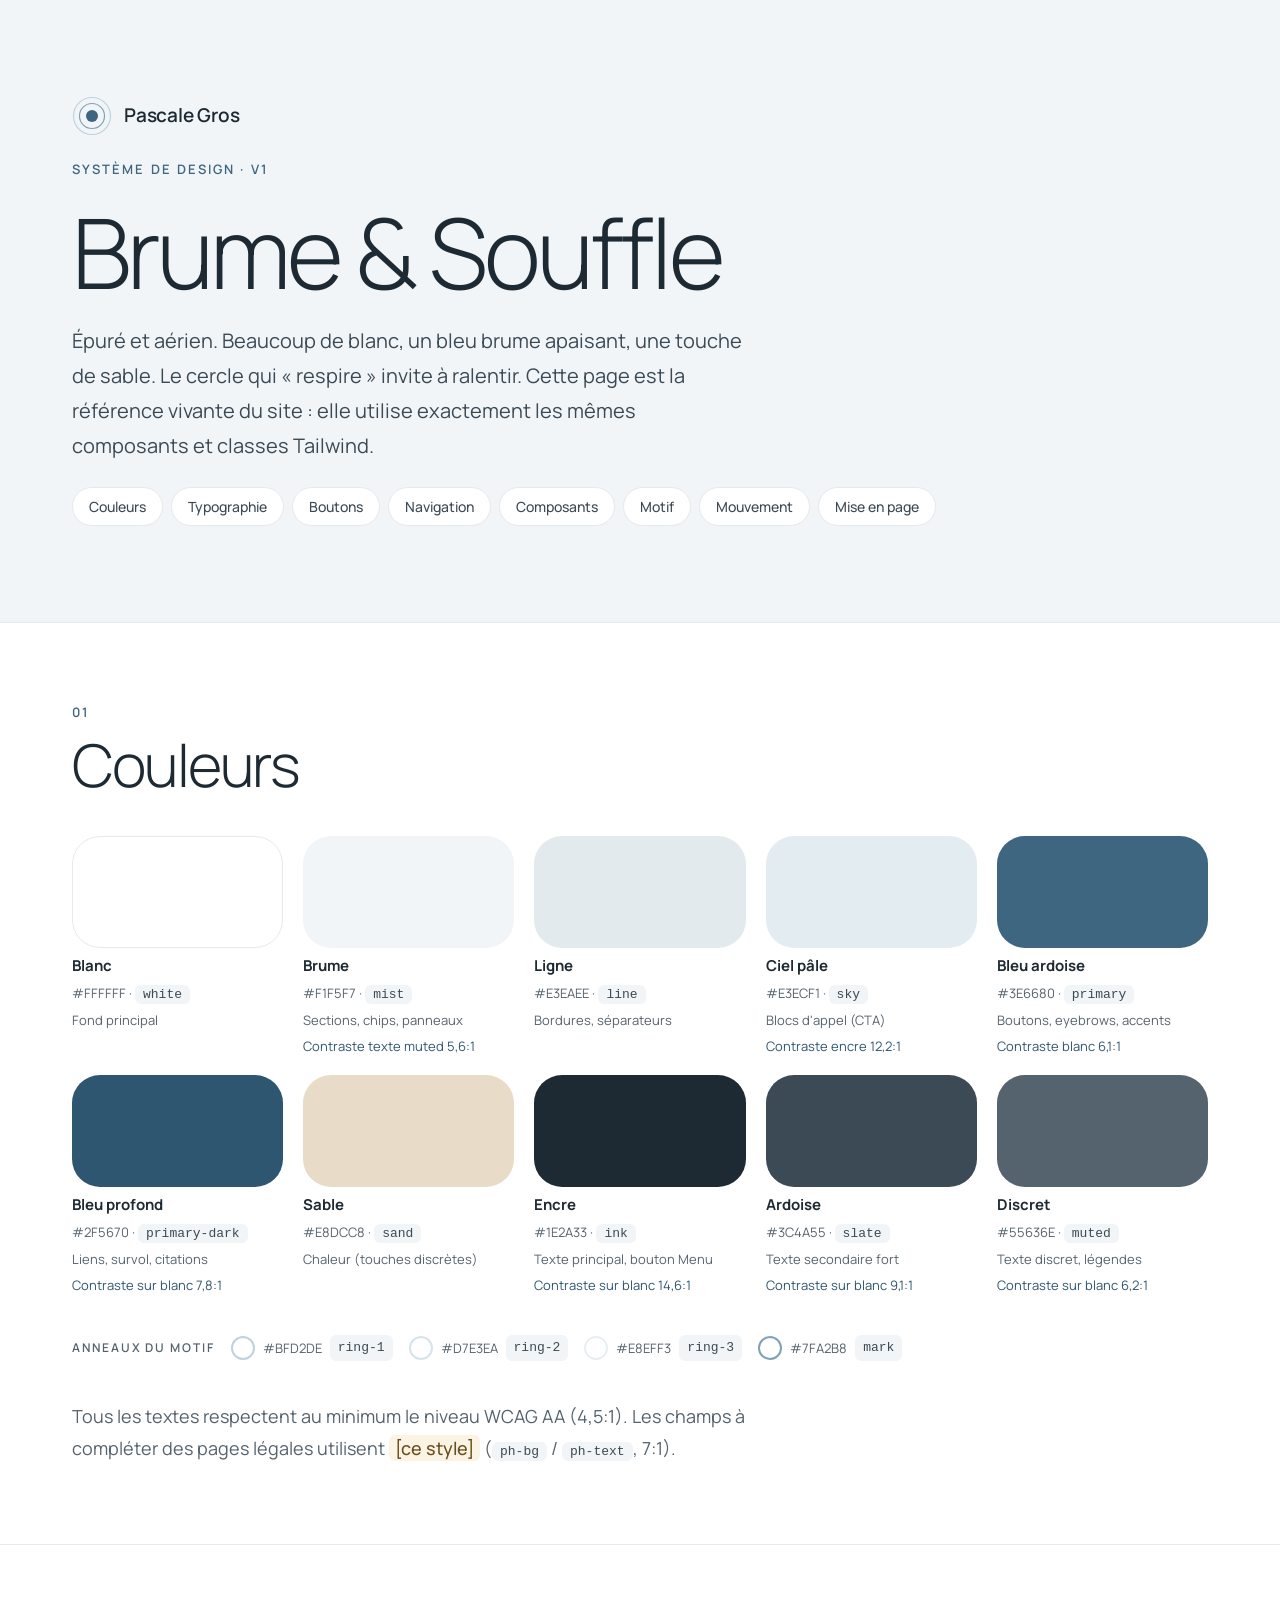
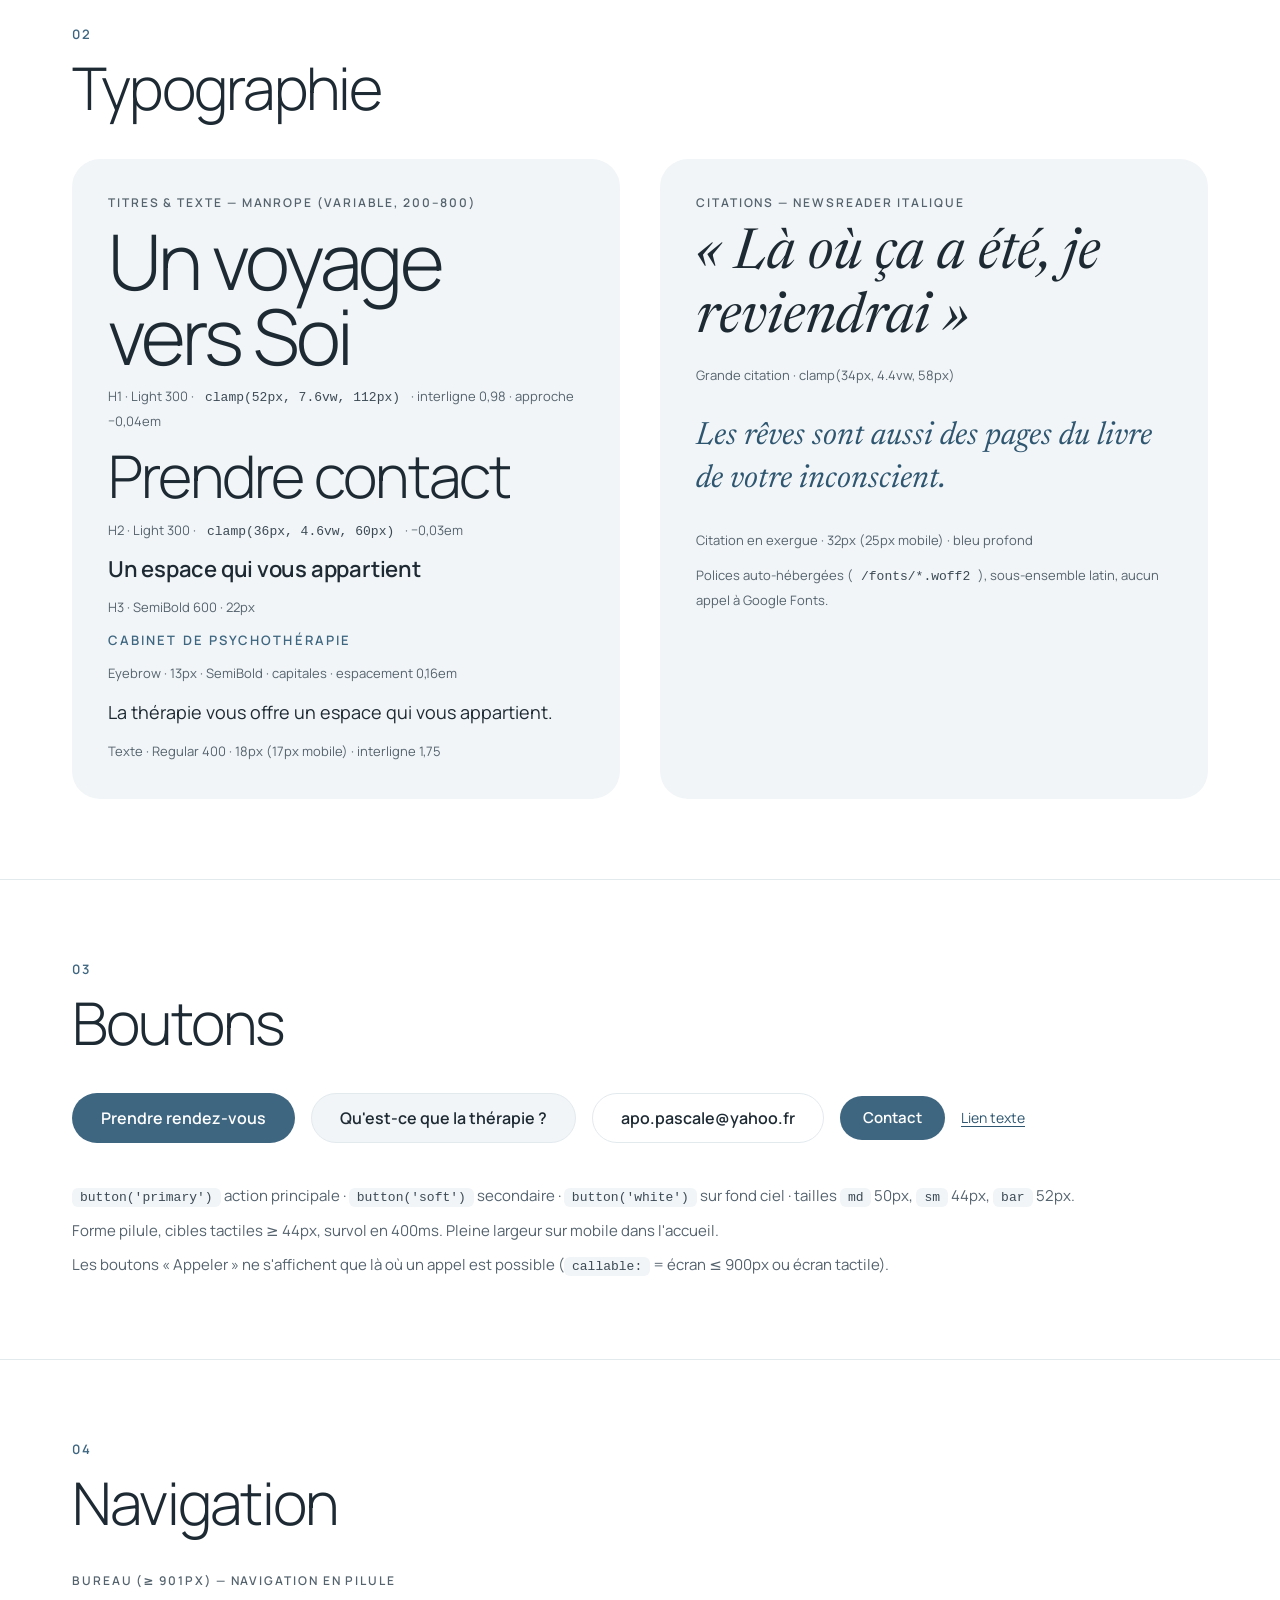
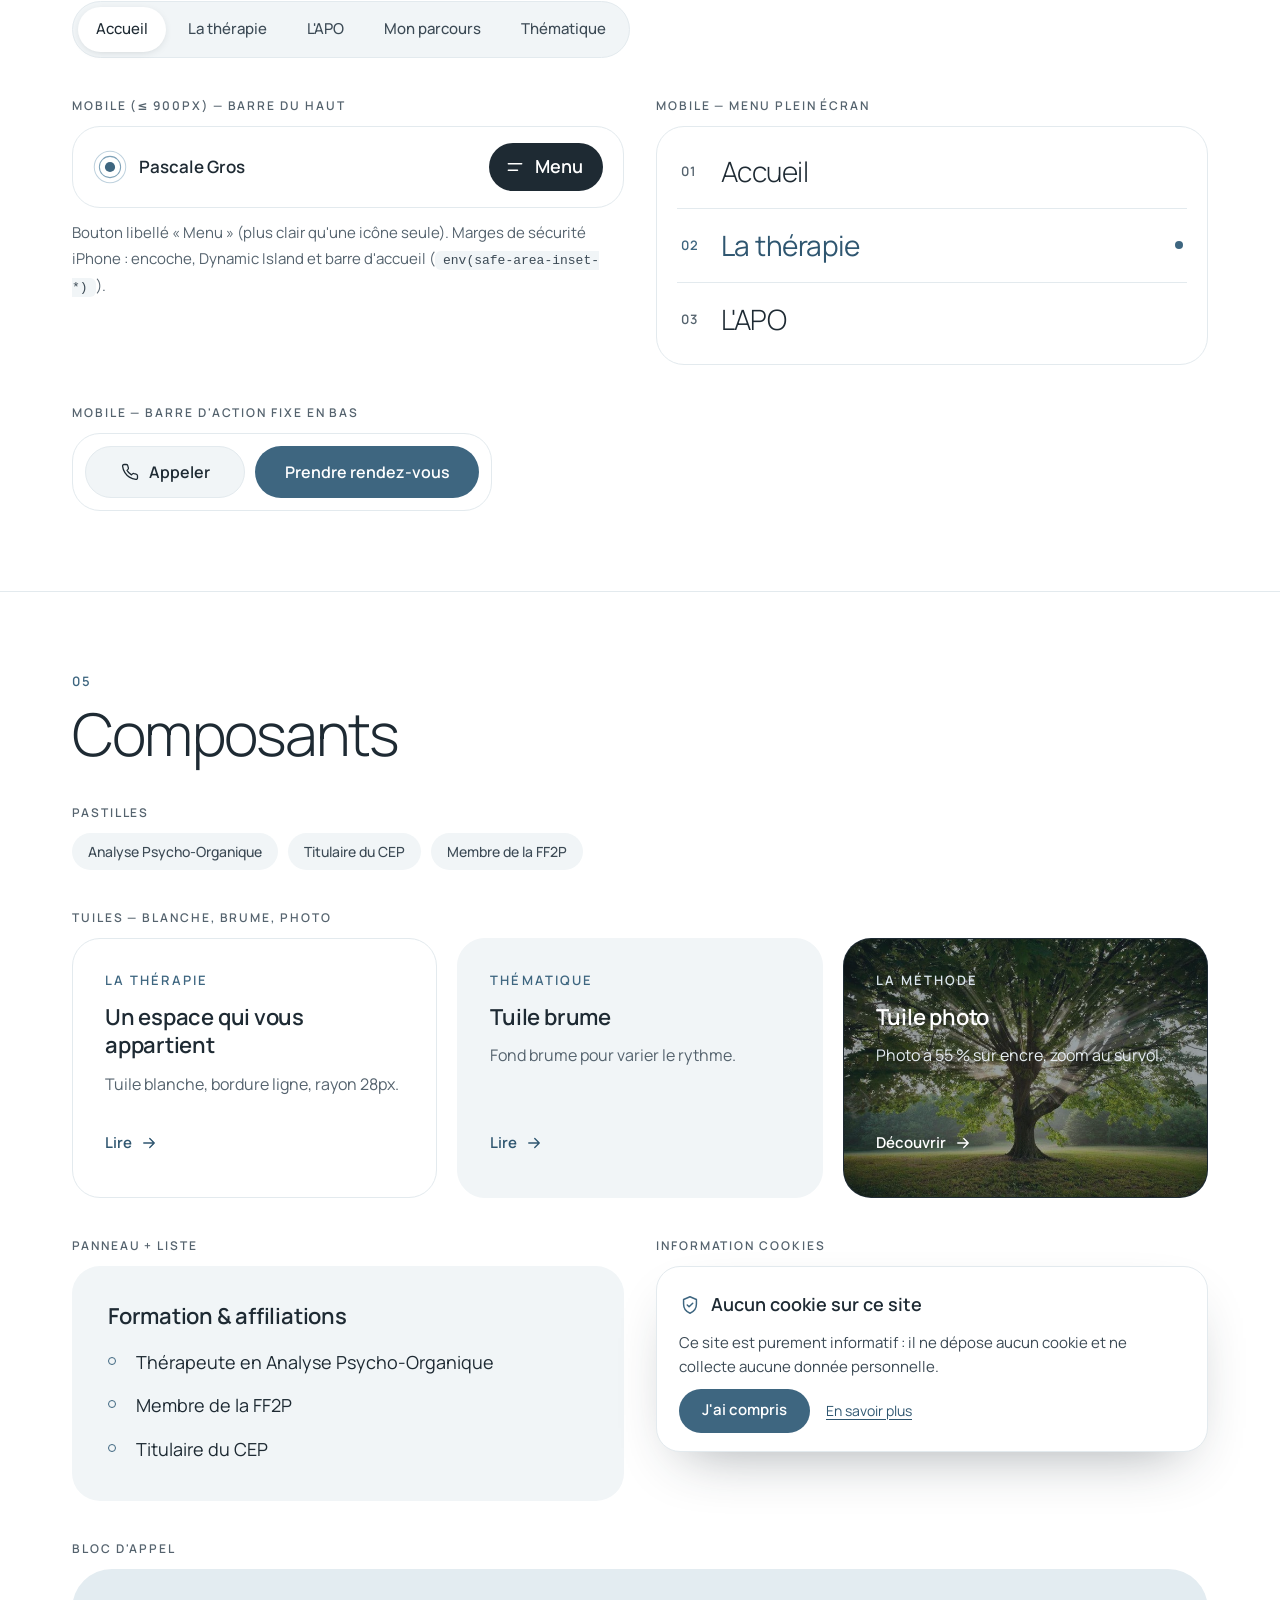
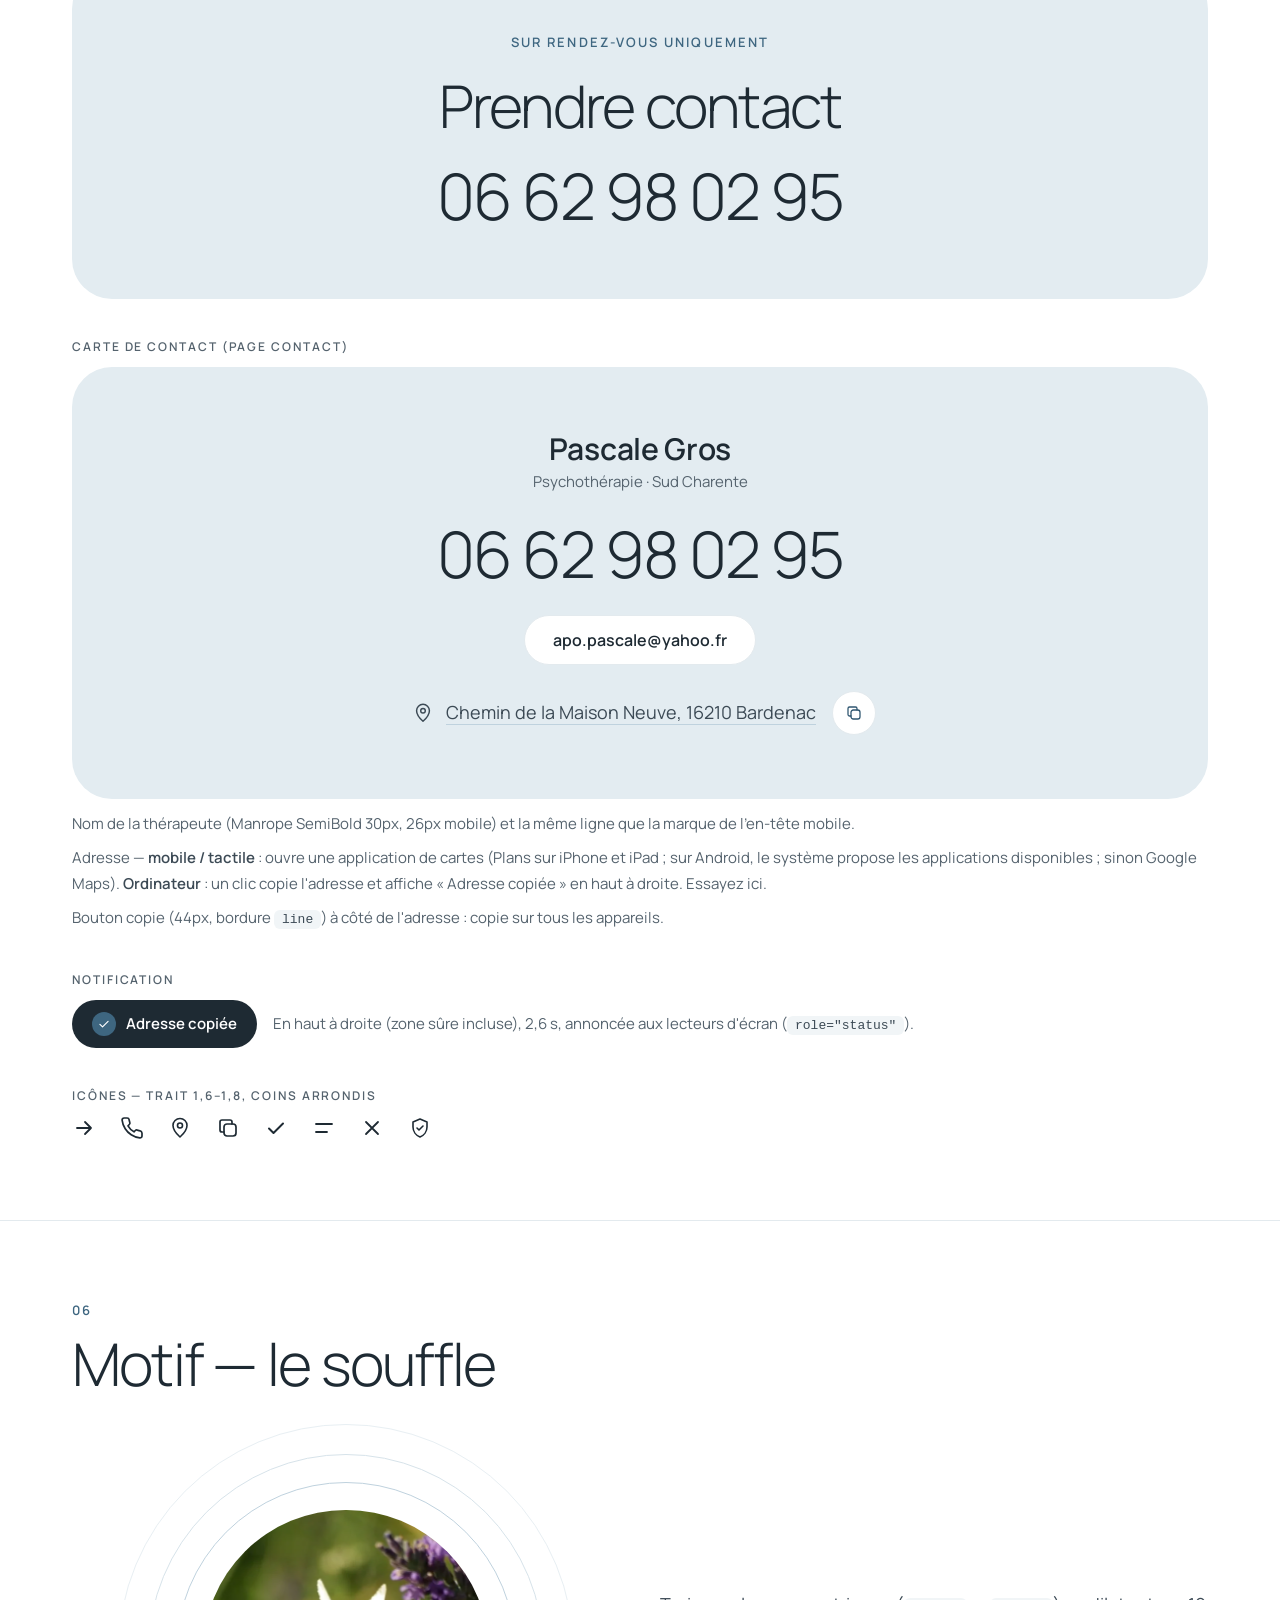
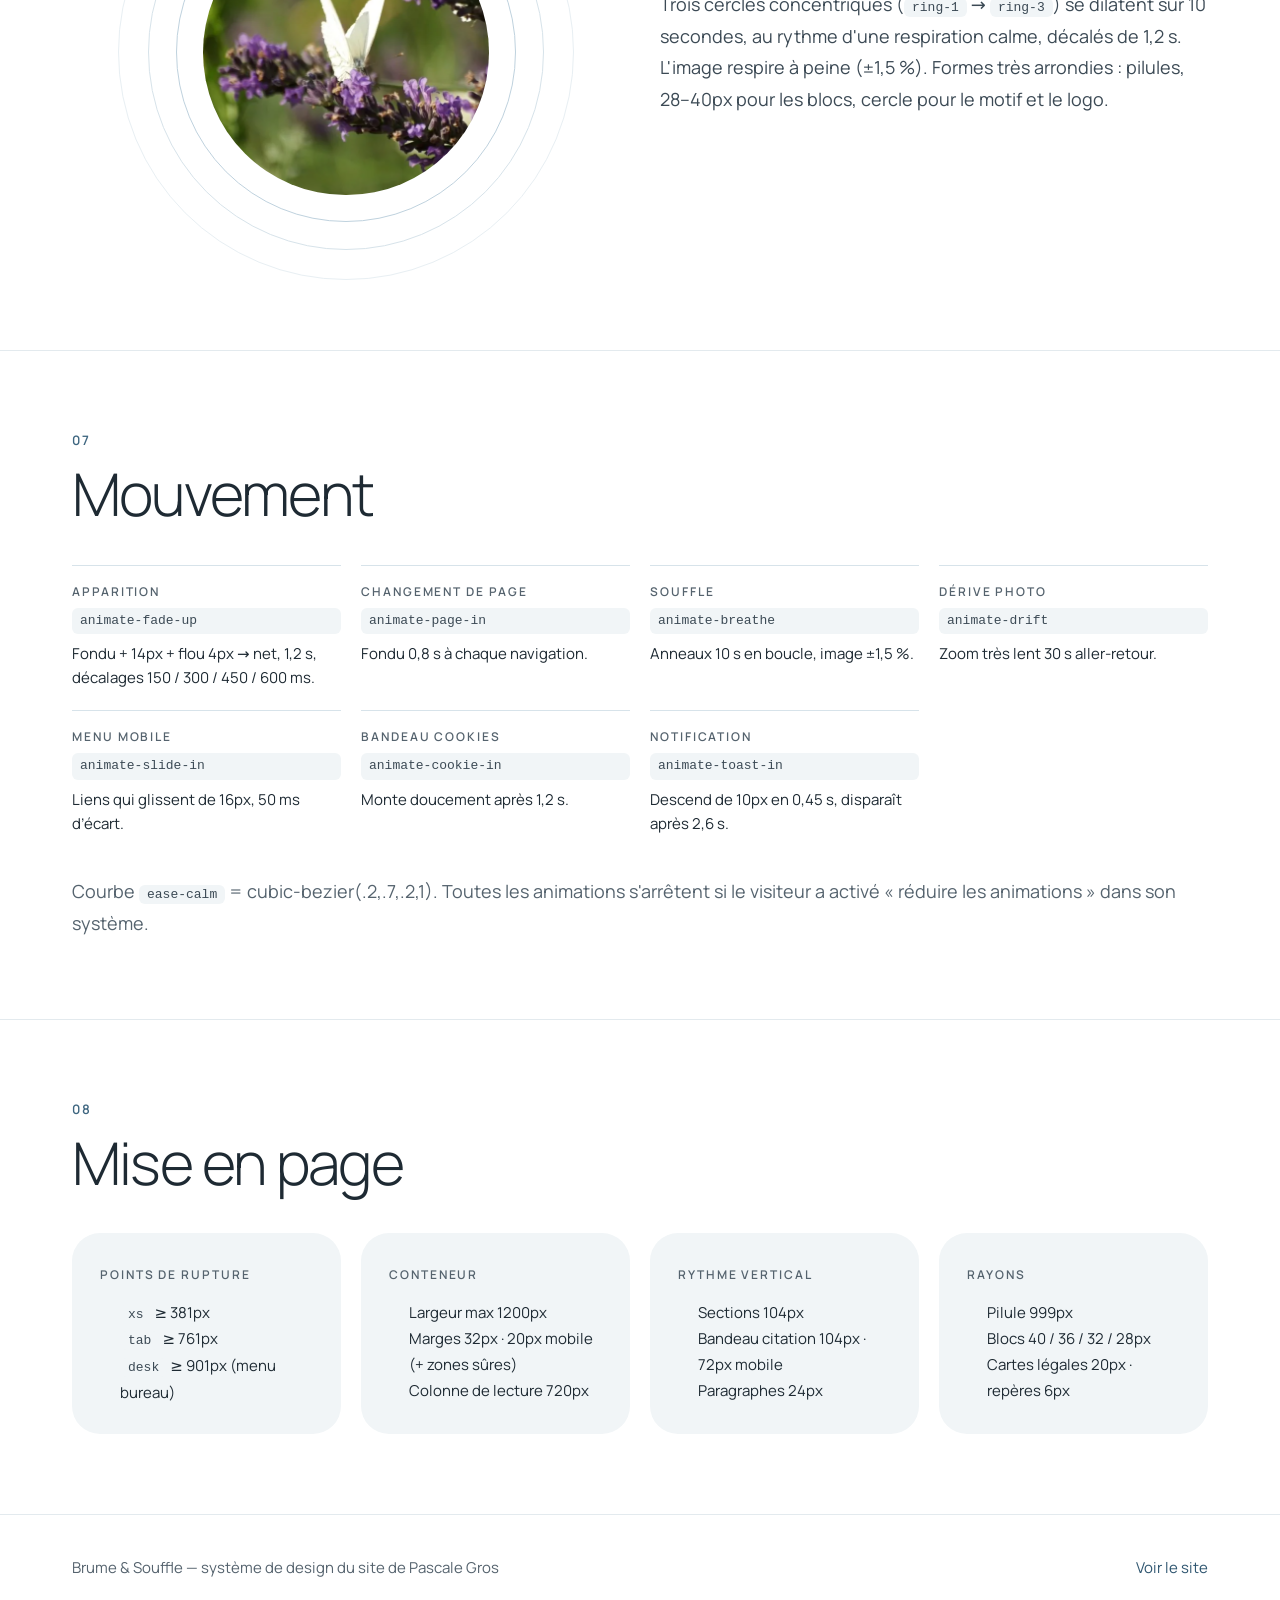
<file: ui/index.html>
<!DOCTYPE html><html lang="fr"><head><meta charSet="utf-8"/><meta name="viewport" content="width=device-width, initial-scale=1, viewport-fit=cover"/><link rel="preload" href="/fonts/manrope-latin-var.woff2" as="font" crossorigin="anonymous" type="font/woff2"/><link rel="preload" href="/images/hero-lavender.webp" as="image" fetchPriority="high"/><link rel="stylesheet" href="/_next/static/chunks/3fq0aaov4mzmm.css" data-precedence="next"/><link rel="preload" as="script" fetchPriority="low" href="/_next/static/chunks/310vm2bl3xxpt.js"/><script src="/_next/static/chunks/2w-eoooe2od6u.js" async=""></script><script src="/_next/static/chunks/23e6jep2anmtk.js" async=""></script><script src="/_next/static/chunks/1rhpnhoywj_ox.js" async=""></script><script src="/_next/static/chunks/turbopack-2u1d16houkiyo.js" async=""></script><script src="/_next/static/chunks/3qfy96eoyh-ek.js" async=""></script><script src="/_next/static/chunks/2rxnlnwu36vvy.js" async=""></script><script src="/_next/static/chunks/2dc7-x-3_8az6.js" async=""></script><link rel="preload" href="/fonts/manrope-latin-var.woff2" as="font" type="font/woff2" crossorigin="anonymous"/><meta name="theme-color" content="#FFFFFF"/><meta name="color-scheme" content="light"/><title>Système de design — Brume &amp; Souffle · Pascale Gros</title><meta name="description" content="Référence vivante du système de design « Brume &amp; Souffle » : couleurs, typographie, composants, mouvements."/><meta name="application-name" content="Pascale Gros — Psychothérapie"/><meta name="author" content="Pascale Gros"/><link rel="manifest" href="/manifest.webmanifest"/><meta name="keywords" content="psychothérapie,Analyse Psycho-Organique,APO,thérapeute,Bardenac,Sud Charente,Charente,Barbezieux,Chalais,thérapie psychocorporelle,EFAPO"/><meta name="creator" content="Pascale Gros"/><meta name="publisher" content="Pascale Gros"/><meta name="robots" content="noindex, nofollow"/><meta name="category" content="health"/><meta property="og:title" content="Pascale Gros · Thérapeute en Analyse Psycho-Organique · Sud Charente"/><meta property="og:description" content="Cabinet de psychothérapie de Pascale Gros à Bardenac, en Sud Charente. Thérapeute en Analyse Psycho-Organique (APO), titulaire du CEP et membre de la FF2P. Consultations sur rendez-vous."/><meta property="og:url" content="https://psycharente.fr/"/><meta property="og:site_name" content="Pascale Gros — Cabinet de psychothérapie"/><meta property="og:locale" content="fr_FR"/><meta property="og:image" content="https://psycharente.fr/og-image.jpg"/><meta property="og:image:type" content="image/jpeg"/><meta property="og:image:width" content="1200"/><meta property="og:image:height" content="630"/><meta property="og:image:alt" content="Un voyage vers Soi — Pascale Gros, cabinet de psychothérapie en Sud Charente"/><meta property="og:type" content="website"/><meta name="twitter:card" content="summary_large_image"/><meta name="twitter:title" content="Pascale Gros · Thérapeute en Analyse Psycho-Organique · Sud Charente"/><meta name="twitter:description" content="Cabinet de psychothérapie de Pascale Gros à Bardenac, en Sud Charente. Thérapeute en Analyse Psycho-Organique (APO), titulaire du CEP et membre de la FF2P. Consultations sur rendez-vous."/><meta name="twitter:image" content="https://psycharente.fr/og-image.jpg"/><meta name="twitter:image:alt" content="Un voyage vers Soi — Pascale Gros, cabinet de psychothérapie en Sud Charente"/><link rel="icon" href="/favicon.ico?favicon.41e_g4id0n_cp.ico" sizes="64x64" type="image/x-icon"/><link rel="icon" href="/icon.png?icon.29m6k_o_q63t7.png" sizes="192x192" type="image/png"/><link rel="apple-touch-icon" href="/apple-icon.png?apple-icon.40_oln4-pjdpa.png" sizes="180x180" type="image/png"/><script src="/_next/static/chunks/0cz1d0mv5g_q7.js" noModule=""></script></head><body><div hidden=""><!--$--><!--/$--></div><div class="min-h-screen bg-white"><header class="bg-mist"><div class="mx-auto w-full max-w-[1200px] pl-[max(20px,env(safe-area-inset-left))] pr-[max(20px,env(safe-area-inset-right))] tab:px-8 flex flex-col gap-6 py-16 tab:py-24"><div class="flex items-center gap-3"><svg viewBox="0 0 40 40" fill="none" aria-hidden="true" focusable="false" class="size-10"><circle cx="20" cy="20" r="18.5" stroke="#BFD2DE" stroke-width="1.2"></circle><circle cx="20" cy="20" r="12.5" stroke="#7FA2B8" stroke-width="1.2"></circle><circle cx="20" cy="20" r="6" fill="#3E6680"></circle></svg><span class="text-[19px] font-semibold tracking-[-0.01em]">Pascale Gros</span></div><span class="text-[13px] leading-normal font-semibold uppercase tracking-[0.16em] text-primary">Système de design · v1</span><h1 class="m-0 font-light text-[clamp(52px,7.6vw,112px)] leading-[0.98] tracking-[-0.04em]">Brume &amp; Souffle</h1><p class="m-0 max-w-[680px] text-[20px] text-slate">Épuré et aérien. Beaucoup de blanc, un bleu brume apaisant, une touche de sable. Le cercle qui « respire » invite à ralentir. Cette page est la référence vivante du site : elle utilise exactement les mêmes composants et classes Tailwind.</p><nav aria-label="Sommaire" class="flex flex-wrap gap-2"><a href="#couleurs" class="rounded-full border border-line bg-white px-4 py-2 text-sm font-medium leading-normal text-slate no-underline hover:text-ink">Couleurs</a><a href="#typographie" class="rounded-full border border-line bg-white px-4 py-2 text-sm font-medium leading-normal text-slate no-underline hover:text-ink">Typographie</a><a href="#boutons" class="rounded-full border border-line bg-white px-4 py-2 text-sm font-medium leading-normal text-slate no-underline hover:text-ink">Boutons</a><a href="#navigation" class="rounded-full border border-line bg-white px-4 py-2 text-sm font-medium leading-normal text-slate no-underline hover:text-ink">Navigation</a><a href="#composants" class="rounded-full border border-line bg-white px-4 py-2 text-sm font-medium leading-normal text-slate no-underline hover:text-ink">Composants</a><a href="#motif" class="rounded-full border border-line bg-white px-4 py-2 text-sm font-medium leading-normal text-slate no-underline hover:text-ink">Motif</a><a href="#mouvement" class="rounded-full border border-line bg-white px-4 py-2 text-sm font-medium leading-normal text-slate no-underline hover:text-ink">Mouvement</a><a href="#mise-en-page" class="rounded-full border border-line bg-white px-4 py-2 text-sm font-medium leading-normal text-slate no-underline hover:text-ink">Mise en page</a></nav></div></header><section id="couleurs" class="border-t border-line py-16 tab:py-20"><div class="mx-auto w-full max-w-[1200px] pl-[max(20px,env(safe-area-inset-left))] pr-[max(20px,env(safe-area-inset-right))] tab:px-8 flex flex-col gap-10"><div class="flex flex-col gap-3"><span class="text-[13px] leading-normal font-semibold uppercase tracking-[0.16em] text-primary">01</span><h2 class="m-0 font-light text-[clamp(36px,4.6vw,60px)] leading-[1.05] tracking-[-0.03em]">Couleurs</h2></div><div class="grid grid-cols-[repeat(auto-fill,minmax(min(100%,200px),1fr))] gap-5"><div class="flex flex-col gap-2"><div class="h-28 rounded-[28px] border border-line" style="background:#FFFFFF"></div><strong class="text-[15px] leading-snug">Blanc</strong><span class="text-[13px] leading-snug text-muted">#FFFFFF<!-- --> · <code class="rounded-md bg-mist px-2 py-0.5 font-mono text-[13px] text-slate">white</code></span><span class="text-[13px] leading-snug text-muted">Fond principal</span></div><div class="flex flex-col gap-2"><div class="h-28 rounded-[28px]" style="background:#F1F5F7"></div><strong class="text-[15px] leading-snug">Brume</strong><span class="text-[13px] leading-snug text-muted">#F1F5F7<!-- --> · <code class="rounded-md bg-mist px-2 py-0.5 font-mono text-[13px] text-slate">mist</code></span><span class="text-[13px] leading-snug text-muted">Sections, chips, panneaux</span><span class="text-[13px] leading-snug text-primary-dark">Contraste <!-- -->texte muted 5,6:1</span></div><div class="flex flex-col gap-2"><div class="h-28 rounded-[28px]" style="background:#E3EAEE"></div><strong class="text-[15px] leading-snug">Ligne</strong><span class="text-[13px] leading-snug text-muted">#E3EAEE<!-- --> · <code class="rounded-md bg-mist px-2 py-0.5 font-mono text-[13px] text-slate">line</code></span><span class="text-[13px] leading-snug text-muted">Bordures, séparateurs</span></div><div class="flex flex-col gap-2"><div class="h-28 rounded-[28px]" style="background:#E3ECF1"></div><strong class="text-[15px] leading-snug">Ciel pâle</strong><span class="text-[13px] leading-snug text-muted">#E3ECF1<!-- --> · <code class="rounded-md bg-mist px-2 py-0.5 font-mono text-[13px] text-slate">sky</code></span><span class="text-[13px] leading-snug text-muted">Blocs d&#x27;appel (CTA)</span><span class="text-[13px] leading-snug text-primary-dark">Contraste <!-- -->encre 12,2:1</span></div><div class="flex flex-col gap-2"><div class="h-28 rounded-[28px]" style="background:#3E6680"></div><strong class="text-[15px] leading-snug">Bleu ardoise</strong><span class="text-[13px] leading-snug text-muted">#3E6680<!-- --> · <code class="rounded-md bg-mist px-2 py-0.5 font-mono text-[13px] text-slate">primary</code></span><span class="text-[13px] leading-snug text-muted">Boutons, eyebrows, accents</span><span class="text-[13px] leading-snug text-primary-dark">Contraste <!-- -->blanc 6,1:1</span></div><div class="flex flex-col gap-2"><div class="h-28 rounded-[28px]" style="background:#2F5670"></div><strong class="text-[15px] leading-snug">Bleu profond</strong><span class="text-[13px] leading-snug text-muted">#2F5670<!-- --> · <code class="rounded-md bg-mist px-2 py-0.5 font-mono text-[13px] text-slate">primary-dark</code></span><span class="text-[13px] leading-snug text-muted">Liens, survol, citations</span><span class="text-[13px] leading-snug text-primary-dark">Contraste <!-- -->sur blanc 7,8:1</span></div><div class="flex flex-col gap-2"><div class="h-28 rounded-[28px]" style="background:#E8DCC8"></div><strong class="text-[15px] leading-snug">Sable</strong><span class="text-[13px] leading-snug text-muted">#E8DCC8<!-- --> · <code class="rounded-md bg-mist px-2 py-0.5 font-mono text-[13px] text-slate">sand</code></span><span class="text-[13px] leading-snug text-muted">Chaleur (touches discrètes)</span></div><div class="flex flex-col gap-2"><div class="h-28 rounded-[28px]" style="background:#1E2A33"></div><strong class="text-[15px] leading-snug">Encre</strong><span class="text-[13px] leading-snug text-muted">#1E2A33<!-- --> · <code class="rounded-md bg-mist px-2 py-0.5 font-mono text-[13px] text-slate">ink</code></span><span class="text-[13px] leading-snug text-muted">Texte principal, bouton Menu</span><span class="text-[13px] leading-snug text-primary-dark">Contraste <!-- -->sur blanc 14,6:1</span></div><div class="flex flex-col gap-2"><div class="h-28 rounded-[28px]" style="background:#3C4A55"></div><strong class="text-[15px] leading-snug">Ardoise</strong><span class="text-[13px] leading-snug text-muted">#3C4A55<!-- --> · <code class="rounded-md bg-mist px-2 py-0.5 font-mono text-[13px] text-slate">slate</code></span><span class="text-[13px] leading-snug text-muted">Texte secondaire fort</span><span class="text-[13px] leading-snug text-primary-dark">Contraste <!-- -->sur blanc 9,1:1</span></div><div class="flex flex-col gap-2"><div class="h-28 rounded-[28px]" style="background:#55636E"></div><strong class="text-[15px] leading-snug">Discret</strong><span class="text-[13px] leading-snug text-muted">#55636E<!-- --> · <code class="rounded-md bg-mist px-2 py-0.5 font-mono text-[13px] text-slate">muted</code></span><span class="text-[13px] leading-snug text-muted">Texte discret, légendes</span><span class="text-[13px] leading-snug text-primary-dark">Contraste <!-- -->sur blanc 6,2:1</span></div></div><div class="flex flex-wrap items-center gap-4"><span class="text-xs font-semibold uppercase tracking-[0.16em] text-muted">Anneaux du motif</span><span class="flex items-center gap-2 text-[13px] text-muted"><span class="size-6 rounded-full border-2" style="border-color:#BFD2DE"></span>#BFD2DE<!-- --> <code class="rounded-md bg-mist px-2 py-0.5 font-mono text-[13px] text-slate">ring-1</code></span><span class="flex items-center gap-2 text-[13px] text-muted"><span class="size-6 rounded-full border-2" style="border-color:#D7E3EA"></span>#D7E3EA<!-- --> <code class="rounded-md bg-mist px-2 py-0.5 font-mono text-[13px] text-slate">ring-2</code></span><span class="flex items-center gap-2 text-[13px] text-muted"><span class="size-6 rounded-full border-2" style="border-color:#E8EFF3"></span>#E8EFF3<!-- --> <code class="rounded-md bg-mist px-2 py-0.5 font-mono text-[13px] text-slate">ring-3</code></span><span class="flex items-center gap-2 text-[13px] text-muted"><span class="size-6 rounded-full border-2" style="border-color:#7FA2B8"></span>#7FA2B8<!-- --> <code class="rounded-md bg-mist px-2 py-0.5 font-mono text-[13px] text-slate">mark</code></span></div><p class="m-0 max-w-[720px] text-muted">Tous les textes respectent au minimum le niveau WCAG AA (4,5:1). Les champs à compléter des pages légales utilisent <span class="rounded-md bg-ph-bg px-1.5 py-px font-medium text-ph-text">[ce style]</span> <!-- -->(<code class="rounded-md bg-mist px-2 py-0.5 font-mono text-[13px] text-slate">ph-bg</code> / <code class="rounded-md bg-mist px-2 py-0.5 font-mono text-[13px] text-slate">ph-text</code>, 7:1).</p></div></section><section id="typographie" class="border-t border-line py-16 tab:py-20"><div class="mx-auto w-full max-w-[1200px] pl-[max(20px,env(safe-area-inset-left))] pr-[max(20px,env(safe-area-inset-right))] tab:px-8 flex flex-col gap-10"><div class="flex flex-col gap-3"><span class="text-[13px] leading-normal font-semibold uppercase tracking-[0.16em] text-primary">02</span><h2 class="m-0 font-light text-[clamp(36px,4.6vw,60px)] leading-[1.05] tracking-[-0.03em]">Typographie</h2></div><div class="grid gap-10 tab:grid-cols-2"><div class="flex flex-col gap-3 rounded-[28px] bg-mist p-9"><span class="text-xs font-semibold uppercase tracking-[0.16em] text-muted">Titres &amp; texte — Manrope (variable, 200–800)</span><p class="m-0 text-[clamp(48px,6vw,88px)] font-light leading-[0.98] tracking-[-0.04em]">Un voyage vers Soi</p><p class="m-0 text-[13px] text-muted">H1 · Light 300 · <code class="rounded-md bg-mist px-2 py-0.5 font-mono text-[13px] text-slate">clamp(52px, 7.6vw, 112px)</code> · interligne 0,98 · approche −0,04em</p><p class="m-0 font-light text-[clamp(36px,4.6vw,60px)] leading-[1.05] tracking-[-0.03em]">Prendre contact</p><p class="m-0 text-[13px] text-muted">H2 · Light 300 · <code class="rounded-md bg-mist px-2 py-0.5 font-mono text-[13px] text-slate">clamp(36px, 4.6vw, 60px)</code> · −0,03em</p><p class="m-0 font-semibold text-[22px] leading-[1.3] tracking-[-0.01em]">Un espace qui vous appartient</p><p class="m-0 text-[13px] text-muted">H3 · SemiBold 600 · 22px</p><span class="text-[13px] leading-normal font-semibold uppercase tracking-[0.16em] text-primary">Cabinet de psychothérapie</span><p class="m-0 text-[13px] text-muted">Eyebrow · 13px · SemiBold · capitales · espacement 0,16em</p><p class="m-0">La thérapie vous offre un espace qui vous appartient.</p><p class="m-0 text-[13px] text-muted">Texte · Regular 400 · 18px (17px mobile) · interligne 1,75</p></div><div class="flex flex-col gap-3 rounded-[28px] bg-mist p-9"><span class="text-xs font-semibold uppercase tracking-[0.16em] text-muted">Citations — Newsreader italique</span><p class="m-0 font-serif text-[clamp(34px,4.4vw,58px)] italic leading-[1.15]">« Là où ça a été, je reviendrai »</p><p class="m-0 text-[13px] text-muted">Grande citation · clamp(34px, 4.4vw, 58px)</p><p class="my-4 font-serif text-[25px] italic leading-[1.35] text-primary-dark tab:text-[32px]">Les rêves sont aussi des pages du livre de votre inconscient.</p><p class="m-0 text-[13px] text-muted">Citation en exergue · 32px (25px mobile) · bleu profond</p><p class="m-0 text-[13px] text-muted">Polices auto-hébergées (<code class="rounded-md bg-mist px-2 py-0.5 font-mono text-[13px] text-slate">/fonts/*.woff2</code>), sous-ensemble latin, aucun appel à Google Fonts.</p></div></div></div></section><section id="boutons" class="border-t border-line py-16 tab:py-20"><div class="mx-auto w-full max-w-[1200px] pl-[max(20px,env(safe-area-inset-left))] pr-[max(20px,env(safe-area-inset-right))] tab:px-8 flex flex-col gap-10"><div class="flex flex-col gap-3"><span class="text-[13px] leading-normal font-semibold uppercase tracking-[0.16em] text-primary">03</span><h2 class="m-0 font-light text-[clamp(36px,4.6vw,60px)] leading-[1.05] tracking-[-0.03em]">Boutons</h2></div><div class="flex flex-wrap items-center gap-4"><button type="button" class="inline-flex items-center justify-center gap-2.5 rounded-full border-[1.5px] font-semibold no-underline cursor-pointer leading-normal transition-[background-color,color,box-shadow,transform] duration-[400ms] ease-[ease] bg-primary border-transparent text-white hover:bg-primary-dark hover:text-white hover:shadow-[0_12px_28px_-14px_rgba(46,86,112,0.6)] min-h-[50px] px-7 py-3 text-base">Prendre rendez-vous</button><button type="button" class="inline-flex items-center justify-center gap-2.5 rounded-full border-[1.5px] font-semibold no-underline cursor-pointer leading-normal transition-[background-color,color,box-shadow,transform] duration-[400ms] ease-[ease] bg-mist border-line text-ink hover:bg-sky hover:text-ink min-h-[50px] px-7 py-3 text-base">Qu&#x27;est-ce que la thérapie ?</button><button type="button" class="inline-flex items-center justify-center gap-2.5 rounded-full border-[1.5px] font-semibold no-underline cursor-pointer leading-normal transition-[background-color,color,box-shadow,transform] duration-[400ms] ease-[ease] bg-white border-line text-ink hover:bg-sky hover:text-ink min-h-[50px] px-7 py-3 text-base">apo.pascale@yahoo.fr</button><button type="button" class="inline-flex items-center justify-center gap-2.5 rounded-full border-[1.5px] font-semibold no-underline cursor-pointer leading-normal transition-[background-color,color,box-shadow,transform] duration-[400ms] ease-[ease] bg-primary border-transparent text-white hover:bg-primary-dark hover:text-white hover:shadow-[0_12px_28px_-14px_rgba(46,86,112,0.6)] min-h-11 px-[22px] py-2 text-[15px]">Contact</button><a href="#boutons" class="inline-flex min-h-11 items-center bg-transparent p-0 text-sm text-primary-dark underline underline-offset-[3px] hover:text-primary-deep cursor-pointer">Lien texte</a></div><ul class="m-0 flex list-none flex-col gap-2 p-0 text-[15px] text-muted"><li><code class="rounded-md bg-mist px-2 py-0.5 font-mono text-[13px] text-slate">button(&#x27;primary&#x27;)</code> action principale · <code class="rounded-md bg-mist px-2 py-0.5 font-mono text-[13px] text-slate">button(&#x27;soft&#x27;)</code> secondaire ·<!-- --> <code class="rounded-md bg-mist px-2 py-0.5 font-mono text-[13px] text-slate">button(&#x27;white&#x27;)</code> sur fond ciel · tailles <code class="rounded-md bg-mist px-2 py-0.5 font-mono text-[13px] text-slate">md</code> 50px, <code class="rounded-md bg-mist px-2 py-0.5 font-mono text-[13px] text-slate">sm</code> 44px, <code class="rounded-md bg-mist px-2 py-0.5 font-mono text-[13px] text-slate">bar</code> 52px.</li><li>Forme pilule, cibles tactiles ≥ 44px, survol en 400ms. Pleine largeur sur mobile dans l&#x27;accueil.</li><li>Les boutons « Appeler » ne s&#x27;affichent que là où un appel est possible (<code class="rounded-md bg-mist px-2 py-0.5 font-mono text-[13px] text-slate">callable:</code> = écran ≤ 900px ou écran tactile).</li></ul></div></section><section id="navigation" class="border-t border-line py-16 tab:py-20"><div class="mx-auto w-full max-w-[1200px] pl-[max(20px,env(safe-area-inset-left))] pr-[max(20px,env(safe-area-inset-right))] tab:px-8 flex flex-col gap-10"><div class="flex flex-col gap-3"><span class="text-[13px] leading-normal font-semibold uppercase tracking-[0.16em] text-primary">04</span><h2 class="m-0 font-light text-[clamp(36px,4.6vw,60px)] leading-[1.05] tracking-[-0.03em]">Navigation</h2></div><div class="flex flex-col gap-3"><span class="text-xs font-semibold uppercase tracking-[0.16em] text-muted">Bureau (≥ 901px) — navigation en pilule</span><div class="flex flex-wrap gap-1 self-start rounded-full border border-line bg-mist p-[5px]"><span class="inline-flex min-h-11 items-center rounded-full px-[18px] py-[9px] text-[15px] font-medium bg-white text-ink shadow-[0_2px_10px_-4px_rgba(30,42,51,0.25)]">Accueil</span><span class="inline-flex min-h-11 items-center rounded-full px-[18px] py-[9px] text-[15px] font-medium text-slate">La thérapie</span><span class="inline-flex min-h-11 items-center rounded-full px-[18px] py-[9px] text-[15px] font-medium text-slate">L&#x27;APO</span><span class="inline-flex min-h-11 items-center rounded-full px-[18px] py-[9px] text-[15px] font-medium text-slate">Mon parcours</span><span class="inline-flex min-h-11 items-center rounded-full px-[18px] py-[9px] text-[15px] font-medium text-slate">Thématique</span></div></div><div class="grid gap-8 tab:grid-cols-2"><div class="flex flex-col gap-3"><span class="text-xs font-semibold uppercase tracking-[0.16em] text-muted">Mobile (≤ 900px) — barre du haut</span><div class="flex items-center justify-between rounded-[28px] border border-line px-5 py-4"><span class="flex items-center gap-3"><svg viewBox="0 0 40 40" fill="none" aria-hidden="true" focusable="false" class="size-[34px]"><circle cx="20" cy="20" r="18.5" stroke="#BFD2DE" stroke-width="1.2"></circle><circle cx="20" cy="20" r="12.5" stroke="#7FA2B8" stroke-width="1.2"></circle><circle cx="20" cy="20" r="6" fill="#3E6680"></circle></svg><span class="text-[17px] font-semibold">Pascale Gros</span></span><span class="inline-flex min-h-12 items-center gap-2.5 rounded-full bg-ink pr-5 pl-4 font-semibold text-white"><svg width="20" height="20" viewBox="0 0 24 24" fill="none" stroke="currentColor" stroke-width="1.8" stroke-linecap="round" stroke-linejoin="round" aria-hidden="true" focusable="false"><path d="M4 8h16M4 16h11"></path></svg>Menu</span></div><p class="m-0 text-[15px] text-muted">Bouton libellé « Menu » (plus clair qu&#x27;une icône seule). Marges de sécurité iPhone : encoche, Dynamic Island et barre d&#x27;accueil (<code class="rounded-md bg-mist px-2 py-0.5 font-mono text-[13px] text-slate">env(safe-area-inset-*)</code>).</p></div><div class="flex flex-col gap-3"><span class="text-xs font-semibold uppercase tracking-[0.16em] text-muted">Mobile — menu plein écran</span><ul class="m-0 list-none rounded-[28px] border border-line px-5 py-2"><li class="border-b border-line last:border-0"><span class="flex min-h-16 items-center gap-4 px-1 py-3 text-[28px] tracking-[-0.02em] font-light"><span class="w-6 text-[13px] font-semibold tracking-[0.08em] text-muted">0<!-- -->1</span><span class="flex-1">Accueil</span></span></li><li class="border-b border-line last:border-0"><span class="flex min-h-16 items-center gap-4 px-1 py-3 text-[28px] tracking-[-0.02em] font-normal text-primary-dark"><span class="w-6 text-[13px] font-semibold tracking-[0.08em] text-primary">0<!-- -->2</span><span class="flex-1">La thérapie</span><span class="size-2 rounded-full bg-primary"></span></span></li><li class="border-b border-line last:border-0"><span class="flex min-h-16 items-center gap-4 px-1 py-3 text-[28px] tracking-[-0.02em] font-light"><span class="w-6 text-[13px] font-semibold tracking-[0.08em] text-muted">0<!-- -->3</span><span class="flex-1">L&#x27;APO</span></span></li></ul></div></div><div class="flex flex-col gap-3"><span class="text-xs font-semibold uppercase tracking-[0.16em] text-muted">Mobile — barre d&#x27;action fixe en bas</span><div class="grid max-w-[420px] grid-cols-[minmax(0,1fr)_minmax(0,1.4fr)] gap-2.5 rounded-[28px] border border-line p-3"><span class="inline-flex items-center justify-center gap-2.5 rounded-full border-[1.5px] font-semibold no-underline cursor-pointer leading-normal transition-[background-color,color,box-shadow,transform] duration-[400ms] ease-[ease] bg-mist border-line text-ink hover:bg-sky hover:text-ink min-h-[52px] px-3.5 py-2.5 text-base w-full"><svg width="18" height="18" viewBox="0 0 24 24" fill="none" stroke="currentColor" stroke-width="1.7" stroke-linecap="round" stroke-linejoin="round" aria-hidden="true" focusable="false"><path d="M22 16.9v3a2 2 0 0 1-2.2 2 19.8 19.8 0 0 1-8.6-3.1 19.5 19.5 0 0 1-6-6A19.8 19.8 0 0 1 2.1 4.2 2 2 0 0 1 4.1 2h3a2 2 0 0 1 2 1.7c.1.9.4 1.8.7 2.7a2 2 0 0 1-.5 2.1L8 9.8a16 16 0 0 0 6 6l1.3-1.3a2 2 0 0 1 2.1-.4c.9.3 1.8.6 2.7.7a2 2 0 0 1 1.7 2z"></path></svg>Appeler</span><span class="inline-flex items-center justify-center gap-2.5 rounded-full border-[1.5px] font-semibold no-underline cursor-pointer leading-normal transition-[background-color,color,box-shadow,transform] duration-[400ms] ease-[ease] bg-primary border-transparent text-white hover:bg-primary-dark hover:text-white hover:shadow-[0_12px_28px_-14px_rgba(46,86,112,0.6)] min-h-[52px] px-3.5 py-2.5 text-base w-full">Prendre rendez-vous</span></div></div></div></section><section id="composants" class="border-t border-line py-16 tab:py-20"><div class="mx-auto w-full max-w-[1200px] pl-[max(20px,env(safe-area-inset-left))] pr-[max(20px,env(safe-area-inset-right))] tab:px-8 flex flex-col gap-10"><div class="flex flex-col gap-3"><span class="text-[13px] leading-normal font-semibold uppercase tracking-[0.16em] text-primary">05</span><h2 class="m-0 font-light text-[clamp(36px,4.6vw,60px)] leading-[1.05] tracking-[-0.03em]">Composants</h2></div><div class="flex flex-col gap-3"><span class="text-xs font-semibold uppercase tracking-[0.16em] text-muted">Pastilles</span><div class="flex flex-wrap gap-2.5"><span class="rounded-full bg-mist px-4 py-2 text-sm font-medium leading-normal text-slate">Analyse Psycho-Organique</span><span class="rounded-full bg-mist px-4 py-2 text-sm font-medium leading-normal text-slate">Titulaire du CEP</span><span class="rounded-full bg-mist px-4 py-2 text-sm font-medium leading-normal text-slate">Membre de la FF2P</span></div></div><div class="flex flex-col gap-3"><span class="text-xs font-semibold uppercase tracking-[0.16em] text-muted">Tuiles — blanche, brume, photo</span><div class="grid grid-cols-[repeat(auto-fit,minmax(min(100%,260px),1fr))] gap-5"><article class="relative flex flex-col gap-3 overflow-hidden rounded-3xl border p-[26px] transition-[transform,box-shadow] duration-[600ms] ease-calm hover:-translate-y-1 hover:shadow-[0_24px_50px_-30px_rgba(30,42,51,0.35)] tab:min-h-[260px] tab:rounded-[28px] tab:p-8 border-line bg-white"><span class="text-[13px] leading-normal font-semibold uppercase tracking-[0.16em] text-primary relative">La thérapie</span><h3 class="m-0 font-semibold text-[22px] leading-[1.3] tracking-[-0.01em] relative">Un espace qui vous appartient</h3><p class="relative m-0 flex-1 text-base text-muted">Tuile blanche, bordure ligne, rayon 28px.</p><a class="group/link inline-flex min-h-11 items-center gap-2 self-start text-[15px] font-semibold no-underline text-primary-dark hover:text-primary-deep relative" href="/therapy/">Lire<svg width="18" height="18" viewBox="0 0 24 24" fill="none" stroke="currentColor" stroke-width="1.8" stroke-linecap="round" stroke-linejoin="round" aria-hidden="true" focusable="false" class="transition-transform duration-[350ms] group-hover/link:translate-x-1"><path d="M5 12h14M13 6l6 6-6 6"></path></svg></a></article><article class="relative flex flex-col gap-3 overflow-hidden rounded-3xl border p-[26px] transition-[transform,box-shadow] duration-[600ms] ease-calm hover:-translate-y-1 hover:shadow-[0_24px_50px_-30px_rgba(30,42,51,0.35)] tab:min-h-[260px] tab:rounded-[28px] tab:p-8 border-mist bg-mist"><span class="text-[13px] leading-normal font-semibold uppercase tracking-[0.16em] text-primary relative">Thématique</span><h3 class="m-0 font-semibold text-[22px] leading-[1.3] tracking-[-0.01em] relative">Tuile brume</h3><p class="relative m-0 flex-1 text-base text-muted">Fond brume pour varier le rythme.</p><a class="group/link inline-flex min-h-11 items-center gap-2 self-start text-[15px] font-semibold no-underline text-primary-dark hover:text-primary-deep relative" href="/themes/">Lire<svg width="18" height="18" viewBox="0 0 24 24" fill="none" stroke="currentColor" stroke-width="1.8" stroke-linecap="round" stroke-linejoin="round" aria-hidden="true" focusable="false" class="transition-transform duration-[350ms] group-hover/link:translate-x-1"><path d="M5 12h14M13 6l6 6-6 6"></path></svg></a></article><article class="relative flex flex-col gap-3 overflow-hidden rounded-3xl border p-[26px] transition-[transform,box-shadow] duration-[600ms] ease-calm hover:-translate-y-1 hover:shadow-[0_24px_50px_-30px_rgba(30,42,51,0.35)] tab:min-h-[260px] tab:rounded-[28px] tab:p-8 group border-transparent bg-ink text-white"><img src="/images/tree-light.webp" alt="" loading="lazy" decoding="async" class="absolute inset-0 size-full object-cover opacity-55 transition-transform duration-[1200ms] ease-[ease] group-hover:scale-105"/><span class="text-[13px] leading-normal font-semibold uppercase tracking-[0.16em] text-on-dark-soft relative">La méthode</span><h3 class="m-0 font-semibold text-[22px] leading-[1.3] tracking-[-0.01em] relative">Tuile photo</h3><p class="relative m-0 flex-1 text-base text-on-dark">Photo à 55 % sur encre, zoom au survol.</p><a class="group/link inline-flex min-h-11 items-center gap-2 self-start text-[15px] font-semibold no-underline text-white hover:text-white relative" href="/psycho-organic-analysis/">Découvrir<svg width="18" height="18" viewBox="0 0 24 24" fill="none" stroke="currentColor" stroke-width="1.8" stroke-linecap="round" stroke-linejoin="round" aria-hidden="true" focusable="false" class="transition-transform duration-[350ms] group-hover/link:translate-x-1"><path d="M5 12h14M13 6l6 6-6 6"></path></svg></a></article></div></div><div class="grid gap-8 tab:grid-cols-2"><div class="flex flex-col gap-3"><span class="text-xs font-semibold uppercase tracking-[0.16em] text-muted">Panneau + liste</span><div class="rounded-[28px] bg-mist p-9"><h3 class="m-0 font-semibold text-[22px] leading-[1.3] tracking-[-0.01em] mb-4">Formation &amp; affiliations</h3><ul class="m-0 flex list-none flex-col gap-3 p-0"><li class="grid grid-cols-[20px_minmax(0,1fr)] gap-2"><span aria-hidden="true" class="mt-2.5 size-2 rounded-full border-[1.5px] border-primary"></span><span>Thérapeute en Analyse Psycho-Organique</span></li><li class="grid grid-cols-[20px_minmax(0,1fr)] gap-2"><span aria-hidden="true" class="mt-2.5 size-2 rounded-full border-[1.5px] border-primary"></span><span>Membre de la FF2P</span></li><li class="grid grid-cols-[20px_minmax(0,1fr)] gap-2"><span aria-hidden="true" class="mt-2.5 size-2 rounded-full border-[1.5px] border-primary"></span><span>Titulaire du CEP</span></li></ul></div></div><div class="flex flex-col gap-3"><span class="text-xs font-semibold uppercase tracking-[0.16em] text-muted">Information cookies</span><div class="flex flex-col gap-2.5 rounded-3xl border border-line bg-white px-[22px] pt-[22px] pb-[18px] shadow-[0_24px_60px_-28px_rgba(30,42,51,0.45)]"><p class="m-0 flex items-center gap-2.5 font-semibold"><svg width="22" height="22" viewBox="0 0 24 24" fill="none" stroke="currentColor" stroke-width="1.6" stroke-linecap="round" stroke-linejoin="round" aria-hidden="true" focusable="false" class="text-primary"><path d="M12 3l7 3v5c0 4.5-3 8.5-7 10-4-1.5-7-5.5-7-10V6z"></path><path d="m9 12 2 2 4-4"></path></svg>Aucun cookie sur ce site</p><p class="m-0 text-[15px] leading-[1.6] text-slate">Ce site est purement informatif : il ne dépose aucun cookie et ne collecte aucune donnée personnelle.</p><div class="flex items-center gap-4"><span class="inline-flex items-center justify-center gap-2.5 rounded-full border-[1.5px] font-semibold no-underline cursor-pointer leading-normal transition-[background-color,color,box-shadow,transform] duration-[400ms] ease-[ease] bg-primary border-transparent text-white hover:bg-primary-dark hover:text-white hover:shadow-[0_12px_28px_-14px_rgba(46,86,112,0.6)] min-h-11 px-[22px] py-2 text-[15px]">J&#x27;ai compris</span><span class="inline-flex min-h-11 items-center bg-transparent p-0 text-sm text-primary-dark underline underline-offset-[3px] hover:text-primary-deep cursor-pointer">En savoir plus</span></div></div></div></div><div class="flex flex-col gap-3"><span class="text-xs font-semibold uppercase tracking-[0.16em] text-muted">Bloc d&#x27;appel</span><div class="flex flex-col items-center gap-[22px] rounded-[28px] bg-sky px-6 py-12 text-center tab:rounded-[40px] tab:px-10 tab:py-16"><span class="text-[13px] leading-normal font-semibold uppercase tracking-[0.16em] text-primary">Sur rendez-vous uniquement</span><p class="m-0 font-light text-[clamp(36px,4.6vw,60px)] leading-[1.05] tracking-[-0.03em]">Prendre contact</p><span class="text-[clamp(36px,5vw,64px)] font-light leading-[1.2] tracking-[-0.03em]">06 62 98 02 95</span></div></div><div class="flex flex-col gap-3"><span class="text-xs font-semibold uppercase tracking-[0.16em] text-muted">Carte de contact (page Contact)</span><div class="flex flex-col items-center gap-[22px] rounded-[28px] bg-sky px-6 py-12 text-center tab:rounded-[40px] tab:px-10 tab:py-16"><div class="flex flex-col items-center gap-1"><p class="m-0 text-[26px] font-semibold leading-[1.2] tracking-[-0.01em] text-ink tab:text-[30px]">Pascale Gros</p><p class="m-0 text-[15px] leading-normal text-muted">Psychothérapie · Sud Charente</p></div><span class="text-[clamp(36px,5vw,64px)] font-light leading-[1.2] tracking-[-0.03em]">06 62 98 02 95</span><div class="flex flex-wrap justify-center gap-3"><span class="hidden callable:inline-flex items-center justify-center gap-2.5 rounded-full border-[1.5px] font-semibold no-underline cursor-pointer leading-normal transition-[background-color,color,box-shadow,transform] duration-[400ms] ease-[ease] bg-primary border-transparent text-white hover:bg-primary-dark hover:text-white hover:shadow-[0_12px_28px_-14px_rgba(46,86,112,0.6)] min-h-[50px] px-7 py-3 text-base">Appeler</span><span class="inline-flex items-center justify-center gap-2.5 rounded-full border-[1.5px] font-semibold no-underline cursor-pointer leading-normal transition-[background-color,color,box-shadow,transform] duration-[400ms] ease-[ease] bg-white border-line text-ink hover:bg-sky hover:text-ink min-h-[50px] px-7 py-3 text-base">apo.pascale@yahoo.fr</span></div><div class="flex items-center justify-center gap-2 mt-1"><a href="https://www.google.com/maps/search/?api=1&amp;query=Chemin%20de%20la%20Maison%20Neuve%2C%2016210%20Bardenac%2C%20France" target="_blank" rel="noopener noreferrer" title="Ouvrir dans une application de cartes (mobile) · copier l&#x27;adresse (ordinateur)" class="group inline-flex min-h-11 flex-col items-center gap-1 rounded-3xl px-2 py-1 text-center text-slate no-underline hover:text-ink tab:flex-row tab:gap-3 tab:rounded-full tab:py-0 tab:text-left"><svg width="22" height="22" viewBox="0 0 24 24" fill="none" stroke="currentColor" stroke-width="1.6" stroke-linecap="round" stroke-linejoin="round" aria-hidden="true" focusable="false" class="flex-none"><path d="M12 21s-7-6.2-7-11.5A7 7 0 0 1 19 9.5C19 14.8 12 21 12 21z"></path><circle cx="12" cy="9.5" r="2.5"></circle></svg><span class="underline decoration-ring-1 decoration-1 underline-offset-[5px] transition-colors group-hover:decoration-primary"><span class="whitespace-nowrap">Chemin de la Maison Neuve<!-- -->,</span><br class="tab:hidden"/> <span class="whitespace-nowrap">16210<!-- --> <!-- -->Bardenac</span></span></a><button type="button" aria-label="Copier l&#x27;adresse" title="Copier l&#x27;adresse" class="inline-flex size-11 flex-none cursor-pointer items-center justify-center rounded-full border border-line bg-white text-primary-dark transition-colors duration-300 hover:bg-mist hover:text-primary-deep"><svg width="18" height="18" viewBox="0 0 24 24" fill="none" stroke="currentColor" stroke-width="1.7" stroke-linecap="round" stroke-linejoin="round" aria-hidden="true" focusable="false"><rect x="8" y="8" width="12" height="12" rx="3"></rect><path d="M16 8V6a2 2 0 0 0-2-2H6a2 2 0 0 0-2 2v8a2 2 0 0 0 2 2h2"></path></svg></button></div></div><ul class="m-0 flex list-none flex-col gap-2 p-0 text-[15px] text-muted"><li>Nom de la thérapeute (Manrope SemiBold 30px, 26px mobile) et la même ligne que la marque de l&#x27;en-tête mobile.</li><li>Adresse — <strong class="font-semibold text-slate">mobile / tactile</strong> : ouvre une application de cartes (Plans sur iPhone et iPad ; sur Android, le système propose les applications disponibles ; sinon Google Maps).<!-- --> <strong class="font-semibold text-slate">Ordinateur</strong> : un clic copie l&#x27;adresse et affiche « Adresse copiée » en haut à droite. Essayez ici.</li><li>Bouton copie (44px, bordure <code class="rounded-md bg-mist px-2 py-0.5 font-mono text-[13px] text-slate">line</code>) à côté de l&#x27;adresse : copie sur tous les appareils.</li></ul></div><div class="flex flex-col gap-3"><span class="text-xs font-semibold uppercase tracking-[0.16em] text-muted">Notification</span><div class="flex flex-wrap items-center gap-4"><div class="flex items-center gap-2.5 rounded-full bg-ink px-5 py-3 text-[15px] font-semibold leading-normal text-white shadow-[0_24px_60px_-28px_rgba(30,42,51,0.45)]"><span class="inline-flex size-6 items-center justify-center rounded-full bg-primary"><svg width="14" height="14" viewBox="0 0 24 24" fill="none" stroke="currentColor" stroke-width="2" stroke-linecap="round" stroke-linejoin="round" aria-hidden="true" focusable="false"><path d="m5 12.5 4.5 4.5L19 7.5"></path></svg></span>Adresse copiée</div><span class="text-[15px] text-muted">En haut à droite (zone sûre incluse), 2,6 s, annoncée aux lecteurs d&#x27;écran (<code class="rounded-md bg-mist px-2 py-0.5 font-mono text-[13px] text-slate">role=&quot;status&quot;</code>).</span></div></div><div class="flex flex-col gap-3"><span class="text-xs font-semibold uppercase tracking-[0.16em] text-muted">Icônes — trait 1,6–1,8, coins arrondis</span><div class="flex flex-wrap gap-6 text-ink"><svg width="24" height="24" viewBox="0 0 24 24" fill="none" stroke="currentColor" stroke-width="1.8" stroke-linecap="round" stroke-linejoin="round" aria-hidden="true" focusable="false"><path d="M5 12h14M13 6l6 6-6 6"></path></svg><svg width="24" height="24" viewBox="0 0 24 24" fill="none" stroke="currentColor" stroke-width="1.7" stroke-linecap="round" stroke-linejoin="round" aria-hidden="true" focusable="false"><path d="M22 16.9v3a2 2 0 0 1-2.2 2 19.8 19.8 0 0 1-8.6-3.1 19.5 19.5 0 0 1-6-6A19.8 19.8 0 0 1 2.1 4.2 2 2 0 0 1 4.1 2h3a2 2 0 0 1 2 1.7c.1.9.4 1.8.7 2.7a2 2 0 0 1-.5 2.1L8 9.8a16 16 0 0 0 6 6l1.3-1.3a2 2 0 0 1 2.1-.4c.9.3 1.8.6 2.7.7a2 2 0 0 1 1.7 2z"></path></svg><svg width="24" height="24" viewBox="0 0 24 24" fill="none" stroke="currentColor" stroke-width="1.6" stroke-linecap="round" stroke-linejoin="round" aria-hidden="true" focusable="false"><path d="M12 21s-7-6.2-7-11.5A7 7 0 0 1 19 9.5C19 14.8 12 21 12 21z"></path><circle cx="12" cy="9.5" r="2.5"></circle></svg><svg width="24" height="24" viewBox="0 0 24 24" fill="none" stroke="currentColor" stroke-width="1.7" stroke-linecap="round" stroke-linejoin="round" aria-hidden="true" focusable="false"><rect x="8" y="8" width="12" height="12" rx="3"></rect><path d="M16 8V6a2 2 0 0 0-2-2H6a2 2 0 0 0-2 2v8a2 2 0 0 0 2 2h2"></path></svg><svg width="24" height="24" viewBox="0 0 24 24" fill="none" stroke="currentColor" stroke-width="2" stroke-linecap="round" stroke-linejoin="round" aria-hidden="true" focusable="false"><path d="m5 12.5 4.5 4.5L19 7.5"></path></svg><svg width="24" height="24" viewBox="0 0 24 24" fill="none" stroke="currentColor" stroke-width="1.8" stroke-linecap="round" stroke-linejoin="round" aria-hidden="true" focusable="false"><path d="M4 8h16M4 16h11"></path></svg><svg width="24" height="24" viewBox="0 0 24 24" fill="none" stroke="currentColor" stroke-width="1.8" stroke-linecap="round" stroke-linejoin="round" aria-hidden="true" focusable="false"><path d="M6 6l12 12M18 6 6 18"></path></svg><svg width="24" height="24" viewBox="0 0 24 24" fill="none" stroke="currentColor" stroke-width="1.6" stroke-linecap="round" stroke-linejoin="round" aria-hidden="true" focusable="false"><path d="M12 3l7 3v5c0 4.5-3 8.5-7 10-4-1.5-7-5.5-7-10V6z"></path><path d="m9 12 2 2 4-4"></path></svg></div></div></div></section><section id="motif" class="border-t border-line py-16 tab:py-20"><div class="mx-auto w-full max-w-[1200px] pl-[max(20px,env(safe-area-inset-left))] pr-[max(20px,env(safe-area-inset-right))] tab:px-8 flex flex-col gap-10"><div class="flex flex-col gap-3"><span class="text-[13px] leading-normal font-semibold uppercase tracking-[0.16em] text-primary">06</span><h2 class="m-0 font-light text-[clamp(36px,4.6vw,60px)] leading-[1.05] tracking-[-0.03em]">Motif — le souffle</h2></div><div class="grid items-center gap-10 tab:grid-cols-2"><div class="justify-self-center"><div class="relative my-10 grid size-[240px] max-h-[80vw] max-w-[80vw] place-items-center tab:my-12 tab:size-[340px]"><span aria-hidden="true" class="absolute -inset-10 animate-breathe rounded-full border border-ring-3 [animation-delay:-2.4s] tab:-inset-[58px]"></span><span aria-hidden="true" class="absolute -inset-5 animate-breathe rounded-full border border-ring-2 [animation-delay:-1.2s] tab:-inset-7"></span><span aria-hidden="true" class="absolute inset-0 animate-breathe rounded-full border border-ring-1"></span><img src="/images/hero-lavender.webp" alt="Papillon blanc posé sur des fleurs de lavande" width="286" height="286" fetchPriority="high" class="relative block size-[84%] animate-breathe-img rounded-full object-cover"/></div></div><p class="m-0 text-slate">Trois cercles concentriques (<code class="rounded-md bg-mist px-2 py-0.5 font-mono text-[13px] text-slate">ring-1</code> → <code class="rounded-md bg-mist px-2 py-0.5 font-mono text-[13px] text-slate">ring-3</code>) se dilatent sur 10 secondes, au rythme d&#x27;une respiration calme, décalés de 1,2 s. L&#x27;image respire à peine (±1,5 %). Formes très arrondies : pilules, 28–40px pour les blocs, cercle pour le motif et le logo.</p></div></div></section><section id="mouvement" class="border-t border-line py-16 tab:py-20"><div class="mx-auto w-full max-w-[1200px] pl-[max(20px,env(safe-area-inset-left))] pr-[max(20px,env(safe-area-inset-right))] tab:px-8 flex flex-col gap-10"><div class="flex flex-col gap-3"><span class="text-[13px] leading-normal font-semibold uppercase tracking-[0.16em] text-primary">07</span><h2 class="m-0 font-light text-[clamp(36px,4.6vw,60px)] leading-[1.05] tracking-[-0.03em]">Mouvement</h2></div><div class="grid grid-cols-[repeat(auto-fit,minmax(min(100%,260px),1fr))] gap-5"><div class="flex flex-col gap-2 border-t border-ring-2 pt-[18px]"><span class="text-xs font-semibold uppercase tracking-[0.16em] text-muted">Apparition</span><code class="rounded-md bg-mist px-2 py-0.5 font-mono text-[13px] text-slate">animate-fade-up</code><span class="text-[15px] leading-[1.6]">Fondu + 14px + flou 4px → net, 1,2 s, décalages 150 / 300 / 450 / 600 ms.</span></div><div class="flex flex-col gap-2 border-t border-ring-2 pt-[18px]"><span class="text-xs font-semibold uppercase tracking-[0.16em] text-muted">Changement de page</span><code class="rounded-md bg-mist px-2 py-0.5 font-mono text-[13px] text-slate">animate-page-in</code><span class="text-[15px] leading-[1.6]">Fondu 0,8 s à chaque navigation.</span></div><div class="flex flex-col gap-2 border-t border-ring-2 pt-[18px]"><span class="text-xs font-semibold uppercase tracking-[0.16em] text-muted">Souffle</span><code class="rounded-md bg-mist px-2 py-0.5 font-mono text-[13px] text-slate">animate-breathe</code><span class="text-[15px] leading-[1.6]">Anneaux 10 s en boucle, image ±1,5 %.</span></div><div class="flex flex-col gap-2 border-t border-ring-2 pt-[18px]"><span class="text-xs font-semibold uppercase tracking-[0.16em] text-muted">Dérive photo</span><code class="rounded-md bg-mist px-2 py-0.5 font-mono text-[13px] text-slate">animate-drift</code><span class="text-[15px] leading-[1.6]">Zoom très lent 30 s aller-retour.</span></div><div class="flex flex-col gap-2 border-t border-ring-2 pt-[18px]"><span class="text-xs font-semibold uppercase tracking-[0.16em] text-muted">Menu mobile</span><code class="rounded-md bg-mist px-2 py-0.5 font-mono text-[13px] text-slate">animate-slide-in</code><span class="text-[15px] leading-[1.6]">Liens qui glissent de 16px, 50 ms d’écart.</span></div><div class="flex flex-col gap-2 border-t border-ring-2 pt-[18px]"><span class="text-xs font-semibold uppercase tracking-[0.16em] text-muted">Bandeau cookies</span><code class="rounded-md bg-mist px-2 py-0.5 font-mono text-[13px] text-slate">animate-cookie-in</code><span class="text-[15px] leading-[1.6]">Monte doucement après 1,2 s.</span></div><div class="flex flex-col gap-2 border-t border-ring-2 pt-[18px]"><span class="text-xs font-semibold uppercase tracking-[0.16em] text-muted">Notification</span><code class="rounded-md bg-mist px-2 py-0.5 font-mono text-[13px] text-slate">animate-toast-in</code><span class="text-[15px] leading-[1.6]">Descend de 10px en 0,45 s, disparaît après 2,6 s.</span></div></div><p class="m-0 text-muted">Courbe <code class="rounded-md bg-mist px-2 py-0.5 font-mono text-[13px] text-slate">ease-calm</code> = cubic-bezier(.2,.7,.2,1). Toutes les animations s&#x27;arrêtent si le visiteur a activé « réduire les animations » dans son système.</p></div></section><section id="mise-en-page" class="border-t border-line py-16 tab:py-20"><div class="mx-auto w-full max-w-[1200px] pl-[max(20px,env(safe-area-inset-left))] pr-[max(20px,env(safe-area-inset-right))] tab:px-8 flex flex-col gap-10"><div class="flex flex-col gap-3"><span class="text-[13px] leading-normal font-semibold uppercase tracking-[0.16em] text-primary">08</span><h2 class="m-0 font-light text-[clamp(36px,4.6vw,60px)] leading-[1.05] tracking-[-0.03em]">Mise en page</h2></div><div class="grid grid-cols-[repeat(auto-fit,minmax(min(100%,260px),1fr))] gap-5 text-[15px]"><div class="rounded-[28px] bg-mist p-7"><span class="text-xs font-semibold uppercase tracking-[0.16em] text-muted">Points de rupture</span><ul class="mt-3 mb-0 pl-5"><li><code class="rounded-md bg-mist px-2 py-0.5 font-mono text-[13px] text-slate">xs</code> ≥ 381px</li><li><code class="rounded-md bg-mist px-2 py-0.5 font-mono text-[13px] text-slate">tab</code> ≥ 761px</li><li><code class="rounded-md bg-mist px-2 py-0.5 font-mono text-[13px] text-slate">desk</code> ≥ 901px (menu bureau)</li></ul></div><div class="rounded-[28px] bg-mist p-7"><span class="text-xs font-semibold uppercase tracking-[0.16em] text-muted">Conteneur</span><ul class="mt-3 mb-0 pl-5"><li>Largeur max 1200px</li><li>Marges 32px · 20px mobile (+ zones sûres)</li><li>Colonne de lecture 720px</li></ul></div><div class="rounded-[28px] bg-mist p-7"><span class="text-xs font-semibold uppercase tracking-[0.16em] text-muted">Rythme vertical</span><ul class="mt-3 mb-0 pl-5"><li>Sections 104px</li><li>Bandeau citation 104px · 72px mobile</li><li>Paragraphes 24px</li></ul></div><div class="rounded-[28px] bg-mist p-7"><span class="text-xs font-semibold uppercase tracking-[0.16em] text-muted">Rayons</span><ul class="mt-3 mb-0 pl-5"><li>Pilule 999px</li><li>Blocs 40 / 36 / 32 / 28px</li><li>Cartes légales 20px · repères 6px</li></ul></div></div></div></section><footer class="border-t border-line py-10 text-[15px] text-muted"><div class="mx-auto w-full max-w-[1200px] pl-[max(20px,env(safe-area-inset-left))] pr-[max(20px,env(safe-area-inset-right))] tab:px-8 flex flex-wrap justify-between gap-4"><span>Brume &amp; Souffle — système de design du site de Pascale Gros</span><a href="/">Voir le site</a></div></footer></div><!--$--><!--/$--><script id="_R_">(globalThis["TURBOPACK"] || (globalThis["TURBOPACK"] = [])).push({"otherChunks":["static/chunks/310vm2bl3xxpt.js","static/chunks/2w-eoooe2od6u.js","static/chunks/23e6jep2anmtk.js","static/chunks/1rhpnhoywj_ox.js"],"runtimeModuleIds":[94553]});</script><script src="/_next/static/chunks/310vm2bl3xxpt.js" async=""></script><script>(self.__next_f=self.__next_f||[]).push([0])</script><script>self.__next_f.push([1,"1:\"$Sreact.fragment\"\n2:\"/_next/static/chunks/3qfy96eoyh-ek.js\"\n3:I[39756,[\"$2\"],\"default\"]\n4:I[37457,[\"$2\"],\"default\"]\n5:\"/_next/static/chunks/2rxnlnwu36vvy.js\"\n6:I[70119,[\"$2\",\"$5\"],\"default\"]\n7:\"/_next/static/chunks/2dc7-x-3_8az6.js\"\n8:I[22016,[\"$2\",\"$7\"],\"\"]\n13:I[68027,[\"$2\"],\"default\",1]\n:HL[\"/_next/static/chunks/3fq0aaov4mzmm.css\",\"style\"]\n:HL[\"/fonts/manrope-latin-var.woff2\",\"font\",{\"crossOrigin\":\"anonymous\",\"type\":\"font/woff2\"}]\nf:X\n10:[[\"children\",{\"s\":\"__PAGE__\",\"h\":512,\"d\":{\"r\":\"$L11\",\"p\":false,\"v\":null}}]]\nd:[[\"children\",{\"s\":\"ui\",\"h\":512,\"d\":{\"r\":\"$Le\",\"p\":false,\"v\":\"$f\"},\"c\":\"$Q10\"}]]\n"])</script><script>self.__next_f.push([1,"0:{\"P\":null,\"c\":[\"\",\"ui\",\"\"],\"q\":\"\",\"i\":false,\"t\":{\"t\":{\"s\":\"\",\"h\":528,\"d\":{\"r\":[\"$\",\"$1\",\"c\",{\"children\":[[[\"$\",\"link\",\"0\",{\"rel\":\"stylesheet\",\"href\":\"/_next/static/chunks/3fq0aaov4mzmm.css\",\"precedence\":\"next\",\"crossOrigin\":\"$undefined\",\"nonce\":\"$undefined\"}],[\"$\",\"script\",\"script-0\",{\"src\":\"/_next/static/chunks/3qfy96eoyh-ek.js\",\"async\":true,\"nonce\":\"$undefined\"}]],[\"$\",\"html\",null,{\"lang\":\"fr\",\"children\":[[\"$\",\"head\",null,{\"children\":[\"$\",\"link\",null,{\"rel\":\"preload\",\"href\":\"/fonts/manrope-latin-var.woff2\",\"as\":\"font\",\"type\":\"font/woff2\",\"crossOrigin\":\"anonymous\"}]}],[\"$\",\"body\",null,{\"children\":[\"$\",\"$L3\",null,{\"parallelRouterKey\":\"children\",\"error\":\"$undefined\",\"errorStyles\":\"$undefined\",\"errorScripts\":\"$undefined\",\"template\":[\"$\",\"$L4\",null,{}],\"templateStyles\":\"$undefined\",\"templateScripts\":\"$undefined\",\"notFound\":[[\"$\",\"div\",null,{\"className\":\"min-h-screen pb-[84px] desk:pb-0\",\"children\":[[\"$\",\"a\",null,{\"href\":\"#contenu\",\"className\":\"sr-only z-[70] rounded-full bg-ink px-5 py-3 text-white no-underline focus:not-sr-only focus:fixed focus:top-3 focus:left-3 hover:text-white\",\"children\":\"Aller au contenu\"}],[\"$\",\"$L6\",null,{}],[\"$\",\"main\",null,{\"id\":\"contenu\",\"children\":[\"$\",\"div\",null,{\"className\":\"mx-auto w-full max-w-[1200px] pl-[max(20px,env(safe-area-inset-left))] pr-[max(20px,env(safe-area-inset-right))] tab:px-8 flex flex-col items-center gap-[18px] pt-24 pb-[104px] text-center\",\"children\":[[\"$\",\"span\",null,{\"className\":\"text-[13px] leading-normal font-semibold uppercase tracking-[0.16em] text-primary\",\"children\":\"Erreur 404\"}],[\"$\",\"h1\",null,{\"className\":\"m-0 font-light text-[clamp(36px,4.6vw,60px)] leading-[1.05] tracking-[-0.03em]\",\"children\":\"Cette page est introuvable\"}],[\"$\",\"p\",null,{\"className\":\"m-0 max-w-[520px] text-muted\",\"children\":\"L'adresse a peut-être changé. Vous pouvez revenir à l'accueil ou prendre contact directement.\"}],[\"$\",\"div\",null,{\"className\":\"mt-4 flex flex-wrap justify-center gap-3\",\"children\":[[\"$\",\"$L8\",null,{\"href\":\"/\",\"className\":\"inline-flex items-center justify-center gap-2.5 rounded-full border-[1.5px] font-semibold no-underline cursor-pointer leading-normal transition-[background-color,color,box-shadow,transform] duration-[400ms] ease-[ease] bg-primary border-transparent text-white hover:bg-primary-dark hover:text-white hover:shadow-[0_12px_28px_-14px_rgba(46,86,112,0.6)] min-h-[50px] px-7 py-3 text-base\",\"children\":\"Retour à l'accueil\"}],[\"$\",\"$L8\",null,{\"href\":\"/contact/\",\"className\":\"inline-flex items-center justify-center gap-2.5 rounded-full border-[1.5px] font-semibold no-underline cursor-pointer leading-normal transition-[background-color,color,box-shadow,transform] duration-[400ms] ease-[ease] bg-mist border-line text-ink hover:bg-sky hover:text-ink min-h-[50px] px-7 py-3 text-base\",\"children\":\"Contact\"}]]}]]}]}],[\"$\",\"footer\",null,{\"className\":\"border-t border-line pt-14 pb-16 text-[15px] text-muted\",\"children\":[\"$\",\"div\",null,{\"className\":\"mx-auto w-full max-w-[1200px] pl-[max(20px,env(safe-area-inset-left))] pr-[max(20px,env(safe-area-inset-right))] tab:px-8\",\"children\":[[\"$\",\"div\",null,{\"className\":\"flex flex-col justify-between gap-5 tab:flex-row tab:flex-wrap tab:gap-x-16 tab:gap-y-6\",\"children\":[[\"$\",\"div\",null,{\"children\":[[\"$\",\"span\",null,{\"className\":\"block text-[19px] font-semibold leading-[1.2] tracking-[-0.01em] text-ink\",\"children\":\"Pascale Gros\"}],\"Thérapeute en Analyse Psycho-Organique\",[\"$\",\"br\",null,{}],\"Membre de la FF2P · Titulaire du CEP\"]}],[\"$\",\"address\",null,{\"className\":\"not-italic\",\"children\":[\"Chemin de la Maison Neuve\",[\"$\",\"br\",null,{}],\"16210\",\" \",\"Bardenac\"]}],[\"$\",\"div\",null,{\"children\":[[\"$\",\"a\",null,{\"href\":\"tel:+33662980295\",\"children\":\"06 62 98 02 95\"}],[\"$\",\"br\",null,{}],[\"$\",\"a\",null,{\"href\":\"mailto:apo.pascale@yahoo.fr\",\"children\":\"apo.pascale@yahoo.fr\"}]]}]]}],[\"$\",\"div\",null,{\"className\":\"mt-7 flex flex-wrap items-center gap-x-6 gap-y-1 border-t border-line pt-5\",\"children\":[[\"$\",\"$L8\",null,{\"href\":\"/legal-notice/\",\"className\":\"inline-flex min-h-11 items-center bg-transparent p-0 text-sm text-primary-dark underline underline-offset-[3px] hover:text-primary-deep cursor-pointer\",\"children\":\"Mentions légales \u0026 CGU\"}],\"$L9\",\"$La\"]}]]}]}],\"$Lb\",\"$Lc\"]}],[]],\"forbidden\":\"$undefined\",\"unauthorized\":\"$undefined\"}]}]]}]]}],\"p\":false,\"v\":null},\"c\":\"$Qd\"},\"h\":{\"r\":\"$L12\",\"p\":false,\"v\":null}},\"m\":\"$undefined\",\"G\":[\"$13\",[\"$L14\"]],\"S\":true,\"r\":\"$undefined\",\"s\":\"$undefined\",\"a\":\"$undefined\",\"l\":\"$undefined\",\"p\":\"$undefined\",\"d\":\"$undefined\",\"b\":\"IPlgb3As97YncxdCPhkgf\"}\n"])</script><script>self.__next_f.push([1,"15:I[91297,[\"$2\",\"$5\"],\"default\"]\n2c:\"ViewportBoundary\"\n2d:I[97367,[\"$2\"],\"$2c\"]\n2f:\"MetadataBoundary\"\n30:I[97367,[\"$2\"],\"$2f\"]\n31:\"$Sreact.suspense\"\n9:[\"$\",\"$L8\",null,{\"href\":\"/privacy/\",\"className\":\"inline-flex min-h-11 items-center bg-transparent p-0 text-sm text-primary-dark underline underline-offset-[3px] hover:text-primary-deep cursor-pointer\",\"children\":\"Cookies \u0026 confidentialité\"}]\na:[\"$\",\"span\",null,{\"className\":\"text-sm\",\"children\":[\"© \",2026,\" Pascale Gros\"]}]\n"])</script><script>self.__next_f.push([1,"b:[\"$\",\"div\",null,{\"aria-label\":\"Contact rapide\",\"role\":\"region\",\"className\":\"fixed inset-x-0 bottom-0 z-40 grid grid-cols-[minmax(0,1fr)_minmax(0,1.4fr)] gap-2.5 border-t border-line bg-white/[0.94] pt-2.5 pr-[max(16px,env(safe-area-inset-right))] pb-[calc(10px+env(safe-area-inset-bottom))] pl-[max(16px,env(safe-area-inset-left))] backdrop-blur-md desk:hidden\",\"children\":[[\"$\",\"a\",null,{\"href\":\"tel:+33662980295\",\"className\":\"inline-flex items-center justify-center gap-2.5 rounded-full border-[1.5px] font-semibold no-underline cursor-pointer leading-normal transition-[background-color,color,box-shadow,transform] duration-[400ms] ease-[ease] bg-mist border-line text-ink hover:bg-sky hover:text-ink min-h-[52px] px-3.5 py-2.5 text-base w-full\",\"children\":[[\"$\",\"svg\",null,{\"width\":18,\"height\":18,\"viewBox\":\"0 0 24 24\",\"fill\":\"none\",\"stroke\":\"currentColor\",\"strokeWidth\":1.7,\"strokeLinecap\":\"round\",\"strokeLinejoin\":\"round\",\"aria-hidden\":true,\"focusable\":false,\"className\":\"$undefined\",\"children\":[\"$\",\"path\",null,{\"d\":\"M22 16.9v3a2 2 0 0 1-2.2 2 19.8 19.8 0 0 1-8.6-3.1 19.5 19.5 0 0 1-6-6A19.8 19.8 0 0 1 2.1 4.2 2 2 0 0 1 4.1 2h3a2 2 0 0 1 2 1.7c.1.9.4 1.8.7 2.7a2 2 0 0 1-.5 2.1L8 9.8a16 16 0 0 0 6 6l1.3-1.3a2 2 0 0 1 2.1-.4c.9.3 1.8.6 2.7.7a2 2 0 0 1 1.7 2z\"}]}],\"Appeler\"]}],[\"$\",\"$L8\",null,{\"href\":\"/contact/\",\"className\":\"inline-flex items-center justify-center gap-2.5 rounded-full border-[1.5px] font-semibold no-underline cursor-pointer leading-normal transition-[background-color,color,box-shadow,transform] duration-[400ms] ease-[ease] bg-primary border-transparent text-white hover:bg-primary-dark hover:text-white hover:shadow-[0_12px_28px_-14px_rgba(46,86,112,0.6)] min-h-[52px] px-3.5 py-2.5 text-base w-full\",\"children\":\"Prendre rendez-vous\"}]]}]\n"])</script><script>self.__next_f.push([1,"c:[\"$\",\"$L15\",null,{}]\ne:[\"$\",\"$1\",\"c\",{\"children\":[null,[\"$\",\"$L3\",null,{\"parallelRouterKey\":\"children\",\"error\":\"$undefined\",\"errorStyles\":\"$undefined\",\"errorScripts\":\"$undefined\",\"template\":[\"$\",\"$L4\",null,{}],\"templateStyles\":\"$undefined\",\"templateScripts\":\"$undefined\",\"notFound\":\"$undefined\",\"forbidden\":\"$undefined\",\"unauthorized\":\"$undefined\"}]]}]\n"])</script><script>self.__next_f.push([1,"11:[\"$\",\"$1\",\"c\",{\"children\":[[\"$\",\"div\",null,{\"className\":\"min-h-screen bg-white\",\"children\":[[\"$\",\"header\",null,{\"className\":\"bg-mist\",\"children\":[\"$\",\"div\",null,{\"className\":\"mx-auto w-full max-w-[1200px] pl-[max(20px,env(safe-area-inset-left))] pr-[max(20px,env(safe-area-inset-right))] tab:px-8 flex flex-col gap-6 py-16 tab:py-24\",\"children\":[[\"$\",\"div\",null,{\"className\":\"flex items-center gap-3\",\"children\":[[\"$\",\"svg\",null,{\"viewBox\":\"0 0 40 40\",\"fill\":\"none\",\"aria-hidden\":\"true\",\"focusable\":\"false\",\"className\":\"size-10\",\"children\":[[\"$\",\"circle\",null,{\"cx\":\"20\",\"cy\":\"20\",\"r\":\"18.5\",\"stroke\":\"#BFD2DE\",\"strokeWidth\":\"1.2\"}],[\"$\",\"circle\",null,{\"cx\":\"20\",\"cy\":\"20\",\"r\":\"12.5\",\"stroke\":\"#7FA2B8\",\"strokeWidth\":\"1.2\"}],[\"$\",\"circle\",null,{\"cx\":\"20\",\"cy\":\"20\",\"r\":\"6\",\"fill\":\"#3E6680\"}]]}],[\"$\",\"span\",null,{\"className\":\"text-[19px] font-semibold tracking-[-0.01em]\",\"children\":\"Pascale Gros\"}]]}],[\"$\",\"span\",null,{\"className\":\"text-[13px] leading-normal font-semibold uppercase tracking-[0.16em] text-primary\",\"children\":\"Système de design · v1\"}],[\"$\",\"h1\",null,{\"className\":\"m-0 font-light text-[clamp(52px,7.6vw,112px)] leading-[0.98] tracking-[-0.04em]\",\"children\":\"Brume \u0026 Souffle\"}],[\"$\",\"p\",null,{\"className\":\"m-0 max-w-[680px] text-[20px] text-slate\",\"children\":\"Épuré et aérien. Beaucoup de blanc, un bleu brume apaisant, une touche de sable. Le cercle qui « respire » invite à ralentir. Cette page est la référence vivante du site : elle utilise exactement les mêmes composants et classes Tailwind.\"}],[\"$\",\"nav\",null,{\"aria-label\":\"Sommaire\",\"className\":\"flex flex-wrap gap-2\",\"children\":[[\"$\",\"a\",\"#couleurs\",{\"href\":\"#couleurs\",\"className\":\"rounded-full border border-line bg-white px-4 py-2 text-sm font-medium leading-normal text-slate no-underline hover:text-ink\",\"children\":\"Couleurs\"}],[\"$\",\"a\",\"#typographie\",{\"href\":\"#typographie\",\"className\":\"rounded-full border border-line bg-white px-4 py-2 text-sm font-medium leading-normal text-slate no-underline hover:text-ink\",\"children\":\"Typographie\"}],[\"$\",\"a\",\"#boutons\",{\"href\":\"#boutons\",\"className\":\"rounded-full border border-line bg-white px-4 py-2 text-sm font-medium leading-normal text-slate no-underline hover:text-ink\",\"children\":\"Boutons\"}],[\"$\",\"a\",\"#navigation\",{\"href\":\"#navigation\",\"className\":\"rounded-full border border-line bg-white px-4 py-2 text-sm font-medium leading-normal text-slate no-underline hover:text-ink\",\"children\":\"Navigation\"}],[\"$\",\"a\",\"#composants\",{\"href\":\"#composants\",\"className\":\"rounded-full border border-line bg-white px-4 py-2 text-sm font-medium leading-normal text-slate no-underline hover:text-ink\",\"children\":\"Composants\"}],[\"$\",\"a\",\"#motif\",{\"href\":\"#motif\",\"className\":\"rounded-full border border-line bg-white px-4 py-2 text-sm font-medium leading-normal text-slate no-underline hover:text-ink\",\"children\":\"Motif\"}],[\"$\",\"a\",\"#mouvement\",{\"href\":\"#mouvement\",\"className\":\"rounded-full border border-line bg-white px-4 py-2 text-sm font-medium leading-normal text-slate no-underline hover:text-ink\",\"children\":\"Mouvement\"}],[\"$\",\"a\",\"#mise-en-page\",{\"href\":\"#mise-en-page\",\"className\":\"rounded-full border border-line bg-white px-4 py-2 text-sm font-medium leading-normal text-slate no-underline hover:text-ink\",\"children\":\"Mise en page\"}]]}]]}]}],[\"$\",\"section\",null,{\"id\":\"couleurs\",\"className\":\"border-t border-line py-16 tab:py-20\",\"children\":[\"$\",\"div\",null,{\"className\":\"mx-auto w-full max-w-[1200px] pl-[max(20px,env(safe-area-inset-left))] pr-[max(20px,env(safe-area-inset-right))] tab:px-8 flex flex-col gap-10\",\"children\":[[\"$\",\"div\",null,{\"className\":\"flex flex-col gap-3\",\"children\":[[\"$\",\"span\",null,{\"className\":\"text-[13px] leading-normal font-semibold uppercase tracking-[0.16em] text-primary\",\"children\":\"01\"}],[\"$\",\"h2\",null,{\"className\":\"m-0 font-light text-[clamp(36px,4.6vw,60px)] leading-[1.05] tracking-[-0.03em]\",\"children\":\"Couleurs\"}]]}],[[\"$\",\"div\",null,{\"className\":\"grid grid-cols-[repeat(auto-fill,minmax(min(100%,200px),1fr))] gap-5\",\"children\":[\"$L16\",\"$L17\",\"$L18\",\"$L19\",\"$L1a\",\"$L1b\",\"$L1c\",\"$L1d\",\"$L1e\",\"$L1f\"]}],\"$L20\",\"$L21\"]]}]}],\"$L22\",\"$L23\",\"$L24\",\"$L25\",\"$L26\",\"$L27\",\"$L28\",\"$L29\"]}],[\"$L2a\"],\"$L2b\"]}]\n"])</script><script>self.__next_f.push([1,"12:[\"$\",\"$1\",\"h\",{\"children\":[null,[\"$\",\"$L2d\",null,{\"children\":\"$L2e\"}],[\"$\",\"$L30\",null,{\"children\":[[\"$\",\"div\",null,{\"hidden\":true,\"children\":[\"$\",\"$31\",null,{\"name\":\"Next.Metadata\",\"children\":\"$L32\"}]}],null]}],null]}]\n14:[\"$\",\"link\",\"0\",{\"rel\":\"stylesheet\",\"href\":\"/_next/static/chunks/3fq0aaov4mzmm.css\",\"precedence\":\"next\",\"crossOrigin\":\"$undefined\",\"nonce\":\"$undefined\"}]\n"])</script><script>self.__next_f.push([1,"41:I[97367,[\"$2\"],\"OutletBoundary\"]\n:HL[\"/images/hero-lavender.webp\",\"image\",{\"fetchPriority\":\"high\"}]\nf:C\n16:[\"$\",\"div\",\"white\",{\"className\":\"flex flex-col gap-2\",\"children\":[[\"$\",\"div\",null,{\"className\":\"h-28 rounded-[28px] border border-line\",\"style\":{\"background\":\"#FFFFFF\"}}],[\"$\",\"strong\",null,{\"className\":\"text-[15px] leading-snug\",\"children\":\"Blanc\"}],[\"$\",\"span\",null,{\"className\":\"text-[13px] leading-snug text-muted\",\"children\":[\"#FFFFFF\",\" · \",[\"$\",\"code\",null,{\"className\":\"rounded-md bg-mist px-2 py-0.5 font-mono text-[13px] text-slate\",\"children\":\"white\"}]]}],[\"$\",\"span\",null,{\"className\":\"text-[13px] leading-snug text-muted\",\"children\":\"Fond principal\"}],false]}]\n17:[\"$\",\"div\",\"mist\",{\"className\":\"flex flex-col gap-2\",\"children\":[[\"$\",\"div\",null,{\"className\":\"h-28 rounded-[28px]\",\"style\":{\"background\":\"#F1F5F7\"}}],[\"$\",\"strong\",null,{\"className\":\"text-[15px] leading-snug\",\"children\":\"Brume\"}],[\"$\",\"span\",null,{\"className\":\"text-[13px] leading-snug text-muted\",\"children\":[\"#F1F5F7\",\" · \",[\"$\",\"code\",null,{\"className\":\"rounded-md bg-mist px-2 py-0.5 font-mono text-[13px] text-slate\",\"children\":\"mist\"}]]}],[\"$\",\"span\",null,{\"className\":\"text-[13px] leading-snug text-muted\",\"children\":\"Sections, chips, panneaux\"}],[\"$\",\"span\",null,{\"className\":\"text-[13px] leading-snug text-primary-dark\",\"children\":[\"Contraste \",\"texte muted 5,6:1\"]}]]}]\n18:[\"$\",\"div\",\"line\",{\"className\":\"flex flex-col gap-2\",\"children\":[[\"$\",\"div\",null,{\"className\":\"h-28 rounded-[28px]\",\"style\":{\"background\":\"#E3EAEE\"}}],[\"$\",\"strong\",null,{\"className\":\"text-[15px] leading-snug\",\"children\":\"Ligne\"}],[\"$\",\"span\",null,{\"className\":\"text-[13px] leading-snug text-muted\",\"children\":[\"#E3EAEE\",\" · \",[\"$\",\"code\",null,{\"className\":\"rounded-md bg-mist px-2 py-0.5 font-mono text-[13px] text-slate\",\"children\":\"line\"}]]}],[\"$\",\"span\",null,{\"className\":\"text-[13px] leading-snug text-muted\",\"children\":\"Bordures, séparateurs\"}],false]}]\n19:[\"$\",\"div\",\"sky\",{\"className\":\"flex flex-col gap-2\",\"children\":[[\"$\",\"div\",null,{\"className\":\"h-28 rounded-[28px]\",\"style\":{\"background\":\"#E3ECF1\"}}],[\"$\",\"strong\",null,{\"className\":\"text-[15px] leading-snug\",\"children\":\"Ciel pâle\"}],[\"$\",\"span\",null,{\"className\":\"text-[13px] leading-snug text-muted\",\"children\":[\"#E3ECF1\",\" · \",[\"$\",\"code\",null,{\"className\":\"rounded-md bg-mist px-2 py-0.5 font-mono text-[13px] text-slate\",\"children\":\"sky\"}]]}],[\"$\",\"span\",null,{\"className\":\"text-[13px] leading-snug text-muted\",\"children\":\"Blocs d'appel (CTA)\"}],[\"$\",\"span\",null,{\"className\":\"text-[13px] leading-snug text-primary-dark\",\"children\":[\"Contraste \",\"encre 12,2:1\"]}]]}]\n1a:[\"$\",\"div\",\"primary\",{\"className\":\"flex flex-col gap-2\",\"children\":[[\"$\",\"div\",null,{\"className\":\"h-28 rounded-[28px]\",\"style\":{\"background\":\"#3E6680\"}}],[\"$\",\"strong\",null,{\"className\":\"text-[15px] leading-snug\",\"children\":\"Bleu ardoise\"}],[\"$\",\"span\",null,{\"className\":\"text-[13px] leading-snug text-muted\",\"children\":[\"#3E6680\",\" · \",[\"$\",\"code\",null,{\"className\":\"rounded-md bg-mist px-2 py-0.5 font-mono text-[13px] text-slate\",\"children\":\"primary\"}]]}],[\"$\",\"span\",null,{\"className\":\"text-[13px] leading-snug text-muted\",\"children\":\"Boutons, eyebrows, accents\"}],[\"$\",\"span\",null,{\"className\":\"text-[13px] leading-snug text-primary-dark\",\"children\":[\"Contraste \",\"blanc 6,1:1\"]}]]}]\n1b:[\"$\",\"div\",\"primary-dark\",{\"className\":\"flex flex-col gap-2\",\"children\":[[\"$\",\"div\",null,{\"className\":\"h-28 rounded-[28px]\",\"style\":{\"background\":\"#2F5670\"}}],[\"$\",\"strong\",null,{\"className\":\"text-[15px] leading-snug\",\"children\":\"Bleu profond\"}],[\"$\",\"span\",null,{\"className\":\"text-[13px] leading-snug text-muted\",\"children\":[\"#2F5670\",\" · \",[\"$\",\"code\",null,{\"className\":\"rounded-md bg-mist px-2 py-0.5 font-mono text-[13px] text-slate\",\"children\":\"primary-dark\"}]]}],[\"$\",\"span\",null,{\"className\":\"text-[13px] leading-snug text-muted\",\"children\":\"Liens, survol, citations\"}],[\"$\",\"span\",null,{\"className\":\"text-[13px] leading-snug text-primary-dark\",\"children\":[\"Contraste \",\"sur blanc 7,8:1\"]}]]}]\n1c:[\"$\",\"div\",\"sand\",{\"className\":\"flex flex-col gap-2\",\"children\":[[\"$\",\"div\",null,{\""])</script><script>self.__next_f.push([1,"className\":\"h-28 rounded-[28px]\",\"style\":{\"background\":\"#E8DCC8\"}}],[\"$\",\"strong\",null,{\"className\":\"text-[15px] leading-snug\",\"children\":\"Sable\"}],[\"$\",\"span\",null,{\"className\":\"text-[13px] leading-snug text-muted\",\"children\":[\"#E8DCC8\",\" · \",[\"$\",\"code\",null,{\"className\":\"rounded-md bg-mist px-2 py-0.5 font-mono text-[13px] text-slate\",\"children\":\"sand\"}]]}],[\"$\",\"span\",null,{\"className\":\"text-[13px] leading-snug text-muted\",\"children\":\"Chaleur (touches discrètes)\"}],false]}]\n1d:[\"$\",\"div\",\"ink\",{\"className\":\"flex flex-col gap-2\",\"children\":[[\"$\",\"div\",null,{\"className\":\"h-28 rounded-[28px]\",\"style\":{\"background\":\"#1E2A33\"}}],[\"$\",\"strong\",null,{\"className\":\"text-[15px] leading-snug\",\"children\":\"Encre\"}],[\"$\",\"span\",null,{\"className\":\"text-[13px] leading-snug text-muted\",\"children\":[\"#1E2A33\",\" · \",[\"$\",\"code\",null,{\"className\":\"rounded-md bg-mist px-2 py-0.5 font-mono text-[13px] text-slate\",\"children\":\"ink\"}]]}],[\"$\",\"span\",null,{\"className\":\"text-[13px] leading-snug text-muted\",\"children\":\"Texte principal, bouton Menu\"}],[\"$\",\"span\",null,{\"className\":\"text-[13px] leading-snug text-primary-dark\",\"children\":[\"Contraste \",\"sur blanc 14,6:1\"]}]]}]\n1e:[\"$\",\"div\",\"slate\",{\"className\":\"flex flex-col gap-2\",\"children\":[[\"$\",\"div\",null,{\"className\":\"h-28 rounded-[28px]\",\"style\":{\"background\":\"#3C4A55\"}}],[\"$\",\"strong\",null,{\"className\":\"text-[15px] leading-snug\",\"children\":\"Ardoise\"}],[\"$\",\"span\",null,{\"className\":\"text-[13px] leading-snug text-muted\",\"children\":[\"#3C4A55\",\" · \",[\"$\",\"code\",null,{\"className\":\"rounded-md bg-mist px-2 py-0.5 font-mono text-[13px] text-slate\",\"children\":\"slate\"}]]}],[\"$\",\"span\",null,{\"className\":\"text-[13px] leading-snug text-muted\",\"children\":\"Texte secondaire fort\"}],[\"$\",\"span\",null,{\"className\":\"text-[13px] leading-snug text-primary-dark\",\"children\":[\"Contraste \",\"sur blanc 9,1:1\"]}]]}]\n1f:[\"$\",\"div\",\"muted\",{\"className\":\"flex flex-col gap-2\",\"children\":[[\"$\",\"div\",null,{\"className\":\"h-28 rounded-[28px]\",\"style\":{\"background\":\"#55636E\"}}],[\"$\",\"strong\",null,{\"className\":\"text-[15px] leading-snug\",\"children\":\"Discret\"}],[\"$\",\"span\",null,{\"className\":\"text-[13px] leading-snug text-muted\",\"children\":[\"#55636E\",\" · \",[\"$\",\"code\",null,{\"className\":\"rounded-md bg-mist px-2 py-0.5 font-mono text-[13px] text-slate\",\"children\":\"muted\"}]]}],[\"$\",\"span\",null,{\"className\":\"text-[13px] leading-snug text-muted\",\"children\":\"Texte discret, légendes\"}],[\"$\",\"span\",null,{\"className\":\"text-[13px] leading-snug text-primary-dark\",\"children\":[\"Contraste \",\"sur blanc 6,2:1\"]}]]}]\n"])</script><script>self.__next_f.push([1,"20:[\"$\",\"div\",null,{\"className\":\"flex flex-wrap items-center gap-4\",\"children\":[[\"$\",\"span\",null,{\"className\":\"text-xs font-semibold uppercase tracking-[0.16em] text-muted\",\"children\":\"Anneaux du motif\"}],[[\"$\",\"span\",\"ring-1\",{\"className\":\"flex items-center gap-2 text-[13px] text-muted\",\"children\":[[\"$\",\"span\",null,{\"className\":\"size-6 rounded-full border-2\",\"style\":{\"borderColor\":\"#BFD2DE\"}}],\"#BFD2DE\",\" \",[\"$\",\"code\",null,{\"className\":\"rounded-md bg-mist px-2 py-0.5 font-mono text-[13px] text-slate\",\"children\":\"ring-1\"}]]}],[\"$\",\"span\",\"ring-2\",{\"className\":\"flex items-center gap-2 text-[13px] text-muted\",\"children\":[[\"$\",\"span\",null,{\"className\":\"size-6 rounded-full border-2\",\"style\":{\"borderColor\":\"#D7E3EA\"}}],\"#D7E3EA\",\" \",[\"$\",\"code\",null,{\"className\":\"rounded-md bg-mist px-2 py-0.5 font-mono text-[13px] text-slate\",\"children\":\"ring-2\"}]]}],[\"$\",\"span\",\"ring-3\",{\"className\":\"flex items-center gap-2 text-[13px] text-muted\",\"children\":[[\"$\",\"span\",null,{\"className\":\"size-6 rounded-full border-2\",\"style\":{\"borderColor\":\"#E8EFF3\"}}],\"#E8EFF3\",\" \",[\"$\",\"code\",null,{\"className\":\"rounded-md bg-mist px-2 py-0.5 font-mono text-[13px] text-slate\",\"children\":\"ring-3\"}]]}],[\"$\",\"span\",\"mark\",{\"className\":\"flex items-center gap-2 text-[13px] text-muted\",\"children\":[[\"$\",\"span\",null,{\"className\":\"size-6 rounded-full border-2\",\"style\":{\"borderColor\":\"#7FA2B8\"}}],\"#7FA2B8\",\" \",[\"$\",\"code\",null,{\"className\":\"rounded-md bg-mist px-2 py-0.5 font-mono text-[13px] text-slate\",\"children\":\"mark\"}]]}]]]}]\n"])</script><script>self.__next_f.push([1,"21:[\"$\",\"p\",null,{\"className\":\"m-0 max-w-[720px] text-muted\",\"children\":[\"Tous les textes respectent au minimum le niveau WCAG AA (4,5:1). Les champs à compléter des pages légales utilisent \",[\"$\",\"span\",null,{\"className\":\"rounded-md bg-ph-bg px-1.5 py-px font-medium text-ph-text\",\"children\":\"[ce style]\"}],\" \",\"(\",[\"$\",\"code\",null,{\"className\":\"rounded-md bg-mist px-2 py-0.5 font-mono text-[13px] text-slate\",\"children\":\"ph-bg\"}],\" / \",[\"$\",\"code\",null,{\"className\":\"rounded-md bg-mist px-2 py-0.5 font-mono text-[13px] text-slate\",\"children\":\"ph-text\"}],\", 7:1).\"]}]\n"])</script><script>self.__next_f.push([1,"22:[\"$\",\"section\",null,{\"id\":\"typographie\",\"className\":\"border-t border-line py-16 tab:py-20\",\"children\":[\"$\",\"div\",null,{\"className\":\"mx-auto w-full max-w-[1200px] pl-[max(20px,env(safe-area-inset-left))] pr-[max(20px,env(safe-area-inset-right))] tab:px-8 flex flex-col gap-10\",\"children\":[[\"$\",\"div\",null,{\"className\":\"flex flex-col gap-3\",\"children\":[[\"$\",\"span\",null,{\"className\":\"text-[13px] leading-normal font-semibold uppercase tracking-[0.16em] text-primary\",\"children\":\"02\"}],[\"$\",\"h2\",null,{\"className\":\"m-0 font-light text-[clamp(36px,4.6vw,60px)] leading-[1.05] tracking-[-0.03em]\",\"children\":\"Typographie\"}]]}],[\"$\",\"div\",null,{\"className\":\"grid gap-10 tab:grid-cols-2\",\"children\":[[\"$\",\"div\",null,{\"className\":\"flex flex-col gap-3 rounded-[28px] bg-mist p-9\",\"children\":[[\"$\",\"span\",null,{\"className\":\"text-xs font-semibold uppercase tracking-[0.16em] text-muted\",\"children\":\"Titres \u0026 texte — Manrope (variable, 200–800)\"}],[\"$\",\"p\",null,{\"className\":\"m-0 text-[clamp(48px,6vw,88px)] font-light leading-[0.98] tracking-[-0.04em]\",\"children\":\"Un voyage vers Soi\"}],[\"$\",\"p\",null,{\"className\":\"m-0 text-[13px] text-muted\",\"children\":[\"H1 · Light 300 · \",[\"$\",\"code\",null,{\"className\":\"rounded-md bg-mist px-2 py-0.5 font-mono text-[13px] text-slate\",\"children\":\"clamp(52px, 7.6vw, 112px)\"}],\" · interligne 0,98 · approche −0,04em\"]}],[\"$\",\"p\",null,{\"className\":\"m-0 font-light text-[clamp(36px,4.6vw,60px)] leading-[1.05] tracking-[-0.03em]\",\"children\":\"Prendre contact\"}],[\"$\",\"p\",null,{\"className\":\"m-0 text-[13px] text-muted\",\"children\":[\"H2 · Light 300 · \",[\"$\",\"code\",null,{\"className\":\"rounded-md bg-mist px-2 py-0.5 font-mono text-[13px] text-slate\",\"children\":\"clamp(36px, 4.6vw, 60px)\"}],\" · −0,03em\"]}],[\"$\",\"p\",null,{\"className\":\"m-0 font-semibold text-[22px] leading-[1.3] tracking-[-0.01em]\",\"children\":\"Un espace qui vous appartient\"}],[\"$\",\"p\",null,{\"className\":\"m-0 text-[13px] text-muted\",\"children\":\"H3 · SemiBold 600 · 22px\"}],[\"$\",\"span\",null,{\"className\":\"text-[13px] leading-normal font-semibold uppercase tracking-[0.16em] text-primary\",\"children\":\"Cabinet de psychothérapie\"}],[\"$\",\"p\",null,{\"className\":\"m-0 text-[13px] text-muted\",\"children\":\"Eyebrow · 13px · SemiBold · capitales · espacement 0,16em\"}],[\"$\",\"p\",null,{\"className\":\"m-0\",\"children\":\"La thérapie vous offre un espace qui vous appartient.\"}],[\"$\",\"p\",null,{\"className\":\"m-0 text-[13px] text-muted\",\"children\":\"Texte · Regular 400 · 18px (17px mobile) · interligne 1,75\"}]]}],[\"$\",\"div\",null,{\"className\":\"flex flex-col gap-3 rounded-[28px] bg-mist p-9\",\"children\":[[\"$\",\"span\",null,{\"className\":\"text-xs font-semibold uppercase tracking-[0.16em] text-muted\",\"children\":\"Citations — Newsreader italique\"}],[\"$\",\"p\",null,{\"className\":\"m-0 font-serif text-[clamp(34px,4.4vw,58px)] italic leading-[1.15]\",\"children\":\"« Là où ça a été, je reviendrai »\"}],[\"$\",\"p\",null,{\"className\":\"m-0 text-[13px] text-muted\",\"children\":\"Grande citation · clamp(34px, 4.4vw, 58px)\"}],[\"$\",\"p\",null,{\"className\":\"my-4 font-serif text-[25px] italic leading-[1.35] text-primary-dark tab:text-[32px]\",\"children\":\"Les rêves sont aussi des pages du livre de votre inconscient.\"}],[\"$\",\"p\",null,{\"className\":\"m-0 text-[13px] text-muted\",\"children\":\"Citation en exergue · 32px (25px mobile) · bleu profond\"}],[\"$\",\"p\",null,{\"className\":\"m-0 text-[13px] text-muted\",\"children\":[\"Polices auto-hébergées (\",[\"$\",\"code\",null,{\"className\":\"rounded-md bg-mist px-2 py-0.5 font-mono text-[13px] text-slate\",\"children\":\"/fonts/*.woff2\"}],\"), sous-ensemble latin, aucun appel à Google Fonts.\"]}]]}]]}]]}]}]\n"])</script><script>self.__next_f.push([1,"23:[\"$\",\"section\",null,{\"id\":\"boutons\",\"className\":\"border-t border-line py-16 tab:py-20\",\"children\":[\"$\",\"div\",null,{\"className\":\"mx-auto w-full max-w-[1200px] pl-[max(20px,env(safe-area-inset-left))] pr-[max(20px,env(safe-area-inset-right))] tab:px-8 flex flex-col gap-10\",\"children\":[[\"$\",\"div\",null,{\"className\":\"flex flex-col gap-3\",\"children\":[[\"$\",\"span\",null,{\"className\":\"text-[13px] leading-normal font-semibold uppercase tracking-[0.16em] text-primary\",\"children\":\"03\"}],[\"$\",\"h2\",null,{\"className\":\"m-0 font-light text-[clamp(36px,4.6vw,60px)] leading-[1.05] tracking-[-0.03em]\",\"children\":\"Boutons\"}]]}],[[\"$\",\"div\",null,{\"className\":\"flex flex-wrap items-center gap-4\",\"children\":[[\"$\",\"button\",null,{\"type\":\"button\",\"className\":\"inline-flex items-center justify-center gap-2.5 rounded-full border-[1.5px] font-semibold no-underline cursor-pointer leading-normal transition-[background-color,color,box-shadow,transform] duration-[400ms] ease-[ease] bg-primary border-transparent text-white hover:bg-primary-dark hover:text-white hover:shadow-[0_12px_28px_-14px_rgba(46,86,112,0.6)] min-h-[50px] px-7 py-3 text-base\",\"children\":\"Prendre rendez-vous\"}],[\"$\",\"button\",null,{\"type\":\"button\",\"className\":\"inline-flex items-center justify-center gap-2.5 rounded-full border-[1.5px] font-semibold no-underline cursor-pointer leading-normal transition-[background-color,color,box-shadow,transform] duration-[400ms] ease-[ease] bg-mist border-line text-ink hover:bg-sky hover:text-ink min-h-[50px] px-7 py-3 text-base\",\"children\":\"Qu'est-ce que la thérapie ?\"}],[\"$\",\"button\",null,{\"type\":\"button\",\"className\":\"inline-flex items-center justify-center gap-2.5 rounded-full border-[1.5px] font-semibold no-underline cursor-pointer leading-normal transition-[background-color,color,box-shadow,transform] duration-[400ms] ease-[ease] bg-white border-line text-ink hover:bg-sky hover:text-ink min-h-[50px] px-7 py-3 text-base\",\"children\":\"apo.pascale@yahoo.fr\"}],[\"$\",\"button\",null,{\"type\":\"button\",\"className\":\"inline-flex items-center justify-center gap-2.5 rounded-full border-[1.5px] font-semibold no-underline cursor-pointer leading-normal transition-[background-color,color,box-shadow,transform] duration-[400ms] ease-[ease] bg-primary border-transparent text-white hover:bg-primary-dark hover:text-white hover:shadow-[0_12px_28px_-14px_rgba(46,86,112,0.6)] min-h-11 px-[22px] py-2 text-[15px]\",\"children\":\"Contact\"}],[\"$\",\"a\",null,{\"href\":\"#boutons\",\"className\":\"inline-flex min-h-11 items-center bg-transparent p-0 text-sm text-primary-dark underline underline-offset-[3px] hover:text-primary-deep cursor-pointer\",\"children\":\"Lien texte\"}]]}],[\"$\",\"ul\",null,{\"className\":\"m-0 flex list-none flex-col gap-2 p-0 text-[15px] text-muted\",\"children\":[[\"$\",\"li\",null,{\"children\":[[\"$\",\"code\",null,{\"className\":\"rounded-md bg-mist px-2 py-0.5 font-mono text-[13px] text-slate\",\"children\":\"button('primary')\"}],\" action principale · \",[\"$\",\"code\",null,{\"className\":\"rounded-md bg-mist px-2 py-0.5 font-mono text-[13px] text-slate\",\"children\":\"button('soft')\"}],\" secondaire ·\",\" \",[\"$\",\"code\",null,{\"className\":\"rounded-md bg-mist px-2 py-0.5 font-mono text-[13px] text-slate\",\"children\":\"button('white')\"}],\" sur fond ciel · tailles \",[\"$\",\"code\",null,{\"className\":\"rounded-md bg-mist px-2 py-0.5 font-mono text-[13px] text-slate\",\"children\":\"md\"}],\" 50px, \",[\"$\",\"code\",null,{\"className\":\"rounded-md bg-mist px-2 py-0.5 font-mono text-[13px] text-slate\",\"children\":\"sm\"}],\" 44px, \",[\"$\",\"code\",null,{\"className\":\"rounded-md bg-mist px-2 py-0.5 font-mono text-[13px] text-slate\",\"children\":\"bar\"}],\" 52px.\"]}],[\"$\",\"li\",null,{\"children\":\"Forme pilule, cibles tactiles ≥ 44px, survol en 400ms. Pleine largeur sur mobile dans l'accueil.\"}],\"$L33\"]}]]]}]}]\n"])</script><script>self.__next_f.push([1,"24:[\"$\",\"section\",null,{\"id\":\"navigation\",\"className\":\"border-t border-line py-16 tab:py-20\",\"children\":[\"$\",\"div\",null,{\"className\":\"mx-auto w-full max-w-[1200px] pl-[max(20px,env(safe-area-inset-left))] pr-[max(20px,env(safe-area-inset-right))] tab:px-8 flex flex-col gap-10\",\"children\":[[\"$\",\"div\",null,{\"className\":\"flex flex-col gap-3\",\"children\":[[\"$\",\"span\",null,{\"className\":\"text-[13px] leading-normal font-semibold uppercase tracking-[0.16em] text-primary\",\"children\":\"04\"}],[\"$\",\"h2\",null,{\"className\":\"m-0 font-light text-[clamp(36px,4.6vw,60px)] leading-[1.05] tracking-[-0.03em]\",\"children\":\"Navigation\"}]]}],[[\"$\",\"div\",null,{\"className\":\"flex flex-col gap-3\",\"children\":[[\"$\",\"span\",null,{\"className\":\"text-xs font-semibold uppercase tracking-[0.16em] text-muted\",\"children\":\"Bureau (≥ 901px) — navigation en pilule\"}],[\"$\",\"div\",null,{\"className\":\"flex flex-wrap gap-1 self-start rounded-full border border-line bg-mist p-[5px]\",\"children\":[[\"$\",\"span\",\"Accueil\",{\"className\":\"inline-flex min-h-11 items-center rounded-full px-[18px] py-[9px] text-[15px] font-medium bg-white text-ink shadow-[0_2px_10px_-4px_rgba(30,42,51,0.25)]\",\"children\":\"Accueil\"}],[\"$\",\"span\",\"La thérapie\",{\"className\":\"inline-flex min-h-11 items-center rounded-full px-[18px] py-[9px] text-[15px] font-medium text-slate\",\"children\":\"La thérapie\"}],[\"$\",\"span\",\"L'APO\",{\"className\":\"inline-flex min-h-11 items-center rounded-full px-[18px] py-[9px] text-[15px] font-medium text-slate\",\"children\":\"L'APO\"}],[\"$\",\"span\",\"Mon parcours\",{\"className\":\"inline-flex min-h-11 items-center rounded-full px-[18px] py-[9px] text-[15px] font-medium text-slate\",\"children\":\"Mon parcours\"}],[\"$\",\"span\",\"Thématique\",{\"className\":\"inline-flex min-h-11 items-center rounded-full px-[18px] py-[9px] text-[15px] font-medium text-slate\",\"children\":\"Thématique\"}]]}]]}],[\"$\",\"div\",null,{\"className\":\"grid gap-8 tab:grid-cols-2\",\"children\":[[\"$\",\"div\",null,{\"className\":\"flex flex-col gap-3\",\"children\":[[\"$\",\"span\",null,{\"className\":\"text-xs font-semibold uppercase tracking-[0.16em] text-muted\",\"children\":\"Mobile (≤ 900px) — barre du haut\"}],[\"$\",\"div\",null,{\"className\":\"flex items-center justify-between rounded-[28px] border border-line px-5 py-4\",\"children\":[[\"$\",\"span\",null,{\"className\":\"flex items-center gap-3\",\"children\":[[\"$\",\"svg\",null,{\"viewBox\":\"0 0 40 40\",\"fill\":\"none\",\"aria-hidden\":\"true\",\"focusable\":\"false\",\"className\":\"size-[34px]\",\"children\":[[\"$\",\"circle\",null,{\"cx\":\"20\",\"cy\":\"20\",\"r\":\"18.5\",\"stroke\":\"#BFD2DE\",\"strokeWidth\":\"1.2\"}],[\"$\",\"circle\",null,{\"cx\":\"20\",\"cy\":\"20\",\"r\":\"12.5\",\"stroke\":\"#7FA2B8\",\"strokeWidth\":\"1.2\"}],[\"$\",\"circle\",null,{\"cx\":\"20\",\"cy\":\"20\",\"r\":\"6\",\"fill\":\"#3E6680\"}]]}],[\"$\",\"span\",null,{\"className\":\"text-[17px] font-semibold\",\"children\":\"Pascale Gros\"}]]}],[\"$\",\"span\",null,{\"className\":\"inline-flex min-h-12 items-center gap-2.5 rounded-full bg-ink pr-5 pl-4 font-semibold text-white\",\"children\":[[\"$\",\"svg\",null,{\"width\":20,\"height\":20,\"viewBox\":\"0 0 24 24\",\"fill\":\"none\",\"stroke\":\"currentColor\",\"strokeWidth\":1.8,\"strokeLinecap\":\"round\",\"strokeLinejoin\":\"round\",\"aria-hidden\":true,\"focusable\":false,\"className\":\"$undefined\",\"children\":[\"$\",\"path\",null,{\"d\":\"M4 8h16M4 16h11\"}]}],\"Menu\"]}]]}],[\"$\",\"p\",null,{\"className\":\"m-0 text-[15px] text-muted\",\"children\":[\"Bouton libellé « Menu » (plus clair qu'une icône seule). Marges de sécurité iPhone : encoche, Dynamic Island et barre d'accueil (\",[\"$\",\"code\",null,{\"className\":\"rounded-md bg-mist px-2 py-0.5 font-mono text-[13px] text-slate\",\"children\":\"env(safe-area-inset-*)\"}],\").\"]}]]}],[\"$\",\"div\",null,{\"className\":\"flex flex-col gap-3\",\"children\":[[\"$\",\"span\",null,{\"className\":\"text-xs font-semibold uppercase tracking-[0.16em] text-muted\",\"children\":\"Mobile — menu plein écran\"}],[\"$\",\"ul\",null,{\"className\":\"m-0 list-none rounded-[28px] border border-line px-5 py-2\",\"children\":[[\"$\",\"li\",\"Accueil\",{\"className\":\"border-b border-line last:border-0\",\"children\":[\"$\",\"span\",null,{\"className\":\"flex min-h-16 items-center gap-4 px-1 py-3 text-[28px] tracking-[-0.02em] font-light\",\"children\":[\"$L34\",\"$L35\",false]}]}],\"$L36\",\"$L37\"]}]]}]]}],\"$L38\"]]}]}]\n"])</script><script>self.__next_f.push([1,"25:[\"$\",\"section\",null,{\"id\":\"composants\",\"className\":\"border-t border-line py-16 tab:py-20\",\"children\":[\"$\",\"div\",null,{\"className\":\"mx-auto w-full max-w-[1200px] pl-[max(20px,env(safe-area-inset-left))] pr-[max(20px,env(safe-area-inset-right))] tab:px-8 flex flex-col gap-10\",\"children\":[[\"$\",\"div\",null,{\"className\":\"flex flex-col gap-3\",\"children\":[[\"$\",\"span\",null,{\"className\":\"text-[13px] leading-normal font-semibold uppercase tracking-[0.16em] text-primary\",\"children\":\"05\"}],[\"$\",\"h2\",null,{\"className\":\"m-0 font-light text-[clamp(36px,4.6vw,60px)] leading-[1.05] tracking-[-0.03em]\",\"children\":\"Composants\"}]]}],[[\"$\",\"div\",null,{\"className\":\"flex flex-col gap-3\",\"children\":[[\"$\",\"span\",null,{\"className\":\"text-xs font-semibold uppercase tracking-[0.16em] text-muted\",\"children\":\"Pastilles\"}],[\"$\",\"div\",null,{\"className\":\"flex flex-wrap gap-2.5\",\"children\":[[\"$\",\"span\",null,{\"className\":\"rounded-full bg-mist px-4 py-2 text-sm font-medium leading-normal text-slate\",\"children\":\"Analyse Psycho-Organique\"}],[\"$\",\"span\",null,{\"className\":\"rounded-full bg-mist px-4 py-2 text-sm font-medium leading-normal text-slate\",\"children\":\"Titulaire du CEP\"}],[\"$\",\"span\",null,{\"className\":\"rounded-full bg-mist px-4 py-2 text-sm font-medium leading-normal text-slate\",\"children\":\"Membre de la FF2P\"}]]}]]}],[\"$\",\"div\",null,{\"className\":\"flex flex-col gap-3\",\"children\":[[\"$\",\"span\",null,{\"className\":\"text-xs font-semibold uppercase tracking-[0.16em] text-muted\",\"children\":\"Tuiles — blanche, brume, photo\"}],[\"$\",\"div\",null,{\"className\":\"grid grid-cols-[repeat(auto-fit,minmax(min(100%,260px),1fr))] gap-5\",\"children\":[[\"$\",\"article\",null,{\"className\":\"relative flex flex-col gap-3 overflow-hidden rounded-3xl border p-[26px] transition-[transform,box-shadow] duration-[600ms] ease-calm hover:-translate-y-1 hover:shadow-[0_24px_50px_-30px_rgba(30,42,51,0.35)] tab:min-h-[260px] tab:rounded-[28px] tab:p-8 border-line bg-white\",\"children\":[false,[\"$\",\"span\",null,{\"className\":\"text-[13px] leading-normal font-semibold uppercase tracking-[0.16em] text-primary relative\",\"children\":\"La thérapie\"}],[\"$\",\"h3\",null,{\"className\":\"m-0 font-semibold text-[22px] leading-[1.3] tracking-[-0.01em] relative\",\"children\":\"Un espace qui vous appartient\"}],[\"$\",\"p\",null,{\"className\":\"relative m-0 flex-1 text-base text-muted\",\"children\":\"Tuile blanche, bordure ligne, rayon 28px.\"}],[\"$\",\"$L8\",null,{\"href\":\"/therapy/\",\"className\":\"group/link inline-flex min-h-11 items-center gap-2 self-start text-[15px] font-semibold no-underline text-primary-dark hover:text-primary-deep relative\",\"children\":[\"Lire\",[\"$\",\"svg\",null,{\"width\":18,\"height\":18,\"viewBox\":\"0 0 24 24\",\"fill\":\"none\",\"stroke\":\"currentColor\",\"strokeWidth\":1.8,\"strokeLinecap\":\"round\",\"strokeLinejoin\":\"round\",\"aria-hidden\":true,\"focusable\":false,\"className\":\"transition-transform duration-[350ms] group-hover/link:translate-x-1\",\"children\":[\"$\",\"path\",null,{\"d\":\"M5 12h14M13 6l6 6-6 6\"}]}]]}]]}],[\"$\",\"article\",null,{\"className\":\"relative flex flex-col gap-3 overflow-hidden rounded-3xl border p-[26px] transition-[transform,box-shadow] duration-[600ms] ease-calm hover:-translate-y-1 hover:shadow-[0_24px_50px_-30px_rgba(30,42,51,0.35)] tab:min-h-[260px] tab:rounded-[28px] tab:p-8 border-mist bg-mist\",\"children\":[false,[\"$\",\"span\",null,{\"className\":\"text-[13px] leading-normal font-semibold uppercase tracking-[0.16em] text-primary relative\",\"children\":\"Thématique\"}],[\"$\",\"h3\",null,{\"className\":\"m-0 font-semibold text-[22px] leading-[1.3] tracking-[-0.01em] relative\",\"children\":\"Tuile brume\"}],[\"$\",\"p\",null,{\"className\":\"relative m-0 flex-1 text-base text-muted\",\"children\":\"Fond brume pour varier le rythme.\"}],[\"$\",\"$L8\",null,{\"href\":\"/themes/\",\"className\":\"group/link inline-flex min-h-11 items-center gap-2 self-start text-[15px] font-semibold no-underline text-primary-dark hover:text-primary-deep relative\",\"children\":[\"Lire\",\"$L39\"]}]]}],\"$L3a\"]}]]}],\"$L3b\",\"$L3c\",\"$L3d\",\"$L3e\",\"$L3f\"]]}]}]\n"])</script><script>self.__next_f.push([1,"26:[\"$\",\"section\",null,{\"id\":\"motif\",\"className\":\"border-t border-line py-16 tab:py-20\",\"children\":[\"$\",\"div\",null,{\"className\":\"mx-auto w-full max-w-[1200px] pl-[max(20px,env(safe-area-inset-left))] pr-[max(20px,env(safe-area-inset-right))] tab:px-8 flex flex-col gap-10\",\"children\":[[\"$\",\"div\",null,{\"className\":\"flex flex-col gap-3\",\"children\":[[\"$\",\"span\",null,{\"className\":\"text-[13px] leading-normal font-semibold uppercase tracking-[0.16em] text-primary\",\"children\":\"06\"}],[\"$\",\"h2\",null,{\"className\":\"m-0 font-light text-[clamp(36px,4.6vw,60px)] leading-[1.05] tracking-[-0.03em]\",\"children\":\"Motif — le souffle\"}]]}],[\"$\",\"div\",null,{\"className\":\"grid items-center gap-10 tab:grid-cols-2\",\"children\":[[\"$\",\"div\",null,{\"className\":\"justify-self-center\",\"children\":[\"$\",\"div\",null,{\"className\":\"relative my-10 grid size-[240px] max-h-[80vw] max-w-[80vw] place-items-center tab:my-12 tab:size-[340px]\",\"children\":[[\"$\",\"span\",null,{\"aria-hidden\":\"true\",\"className\":\"absolute -inset-10 animate-breathe rounded-full border border-ring-3 [animation-delay:-2.4s] tab:-inset-[58px]\"}],[\"$\",\"span\",null,{\"aria-hidden\":\"true\",\"className\":\"absolute -inset-5 animate-breathe rounded-full border border-ring-2 [animation-delay:-1.2s] tab:-inset-7\"}],[\"$\",\"span\",null,{\"aria-hidden\":\"true\",\"className\":\"absolute inset-0 animate-breathe rounded-full border border-ring-1\"}],[\"$\",\"img\",null,{\"src\":\"/images/hero-lavender.webp\",\"alt\":\"Papillon blanc posé sur des fleurs de lavande\",\"width\":286,\"height\":286,\"fetchPriority\":\"high\",\"className\":\"relative block size-[84%] animate-breathe-img rounded-full object-cover\"}]]}]}],[\"$\",\"p\",null,{\"className\":\"m-0 text-slate\",\"children\":[\"Trois cercles concentriques (\",[\"$\",\"code\",null,{\"className\":\"rounded-md bg-mist px-2 py-0.5 font-mono text-[13px] text-slate\",\"children\":\"ring-1\"}],\" → \",[\"$\",\"code\",null,{\"className\":\"rounded-md bg-mist px-2 py-0.5 font-mono text-[13px] text-slate\",\"children\":\"ring-3\"}],\") se dilatent sur 10 secondes, au rythme d'une respiration calme, décalés de 1,2 s. L'image respire à peine (±1,5 %). Formes très arrondies : pilules, 28–40px pour les blocs, cercle pour le motif et le logo.\"]}]]}]]}]}]\n"])</script><script>self.__next_f.push([1,"27:[\"$\",\"section\",null,{\"id\":\"mouvement\",\"className\":\"border-t border-line py-16 tab:py-20\",\"children\":[\"$\",\"div\",null,{\"className\":\"mx-auto w-full max-w-[1200px] pl-[max(20px,env(safe-area-inset-left))] pr-[max(20px,env(safe-area-inset-right))] tab:px-8 flex flex-col gap-10\",\"children\":[[\"$\",\"div\",null,{\"className\":\"flex flex-col gap-3\",\"children\":[[\"$\",\"span\",null,{\"className\":\"text-[13px] leading-normal font-semibold uppercase tracking-[0.16em] text-primary\",\"children\":\"07\"}],[\"$\",\"h2\",null,{\"className\":\"m-0 font-light text-[clamp(36px,4.6vw,60px)] leading-[1.05] tracking-[-0.03em]\",\"children\":\"Mouvement\"}]]}],[[\"$\",\"div\",null,{\"className\":\"grid grid-cols-[repeat(auto-fit,minmax(min(100%,260px),1fr))] gap-5\",\"children\":[[\"$\",\"div\",\"Apparition\",{\"className\":\"flex flex-col gap-2 border-t border-ring-2 pt-[18px]\",\"children\":[[\"$\",\"span\",null,{\"className\":\"text-xs font-semibold uppercase tracking-[0.16em] text-muted\",\"children\":\"Apparition\"}],[\"$\",\"code\",null,{\"className\":\"rounded-md bg-mist px-2 py-0.5 font-mono text-[13px] text-slate\",\"children\":\"animate-fade-up\"}],[\"$\",\"span\",null,{\"className\":\"text-[15px] leading-[1.6]\",\"children\":\"Fondu + 14px + flou 4px → net, 1,2 s, décalages 150 / 300 / 450 / 600 ms.\"}]]}],[\"$\",\"div\",\"Changement de page\",{\"className\":\"flex flex-col gap-2 border-t border-ring-2 pt-[18px]\",\"children\":[[\"$\",\"span\",null,{\"className\":\"text-xs font-semibold uppercase tracking-[0.16em] text-muted\",\"children\":\"Changement de page\"}],[\"$\",\"code\",null,{\"className\":\"rounded-md bg-mist px-2 py-0.5 font-mono text-[13px] text-slate\",\"children\":\"animate-page-in\"}],[\"$\",\"span\",null,{\"className\":\"text-[15px] leading-[1.6]\",\"children\":\"Fondu 0,8 s à chaque navigation.\"}]]}],[\"$\",\"div\",\"Souffle\",{\"className\":\"flex flex-col gap-2 border-t border-ring-2 pt-[18px]\",\"children\":[[\"$\",\"span\",null,{\"className\":\"text-xs font-semibold uppercase tracking-[0.16em] text-muted\",\"children\":\"Souffle\"}],[\"$\",\"code\",null,{\"className\":\"rounded-md bg-mist px-2 py-0.5 font-mono text-[13px] text-slate\",\"children\":\"animate-breathe\"}],[\"$\",\"span\",null,{\"className\":\"text-[15px] leading-[1.6]\",\"children\":\"Anneaux 10 s en boucle, image ±1,5 %.\"}]]}],[\"$\",\"div\",\"Dérive photo\",{\"className\":\"flex flex-col gap-2 border-t border-ring-2 pt-[18px]\",\"children\":[[\"$\",\"span\",null,{\"className\":\"text-xs font-semibold uppercase tracking-[0.16em] text-muted\",\"children\":\"Dérive photo\"}],[\"$\",\"code\",null,{\"className\":\"rounded-md bg-mist px-2 py-0.5 font-mono text-[13px] text-slate\",\"children\":\"animate-drift\"}],[\"$\",\"span\",null,{\"className\":\"text-[15px] leading-[1.6]\",\"children\":\"Zoom très lent 30 s aller-retour.\"}]]}],[\"$\",\"div\",\"Menu mobile\",{\"className\":\"flex flex-col gap-2 border-t border-ring-2 pt-[18px]\",\"children\":[[\"$\",\"span\",null,{\"className\":\"text-xs font-semibold uppercase tracking-[0.16em] text-muted\",\"children\":\"Menu mobile\"}],[\"$\",\"code\",null,{\"className\":\"rounded-md bg-mist px-2 py-0.5 font-mono text-[13px] text-slate\",\"children\":\"animate-slide-in\"}],[\"$\",\"span\",null,{\"className\":\"text-[15px] leading-[1.6]\",\"children\":\"Liens qui glissent de 16px, 50 ms d’écart.\"}]]}],[\"$\",\"div\",\"Bandeau cookies\",{\"className\":\"flex flex-col gap-2 border-t border-ring-2 pt-[18px]\",\"children\":[[\"$\",\"span\",null,{\"className\":\"text-xs font-semibold uppercase tracking-[0.16em] text-muted\",\"children\":\"Bandeau cookies\"}],[\"$\",\"code\",null,{\"className\":\"rounded-md bg-mist px-2 py-0.5 font-mono text-[13px] text-slate\",\"children\":\"animate-cookie-in\"}],[\"$\",\"span\",null,{\"className\":\"text-[15px] leading-[1.6]\",\"children\":\"Monte doucement après 1,2 s.\"}]]}],[\"$\",\"div\",\"Notification\",{\"className\":\"flex flex-col gap-2 border-t border-ring-2 pt-[18px]\",\"children\":[[\"$\",\"span\",null,{\"className\":\"text-xs font-semibold uppercase tracking-[0.16em] text-muted\",\"children\":\"Notification\"}],[\"$\",\"code\",null,{\"className\":\"rounded-md bg-mist px-2 py-0.5 font-mono text-[13px] text-slate\",\"children\":\"animate-toast-in\"}],[\"$\",\"span\",null,{\"className\":\"text-[15px] leading-[1.6]\",\"children\":\"Descend de 10px en 0,45 s, disparaît après 2,6 s.\"}]]}]]}],\"$L40\"]]}]}]\n"])</script><script>self.__next_f.push([1,"28:[\"$\",\"section\",null,{\"id\":\"mise-en-page\",\"className\":\"border-t border-line py-16 tab:py-20\",\"children\":[\"$\",\"div\",null,{\"className\":\"mx-auto w-full max-w-[1200px] pl-[max(20px,env(safe-area-inset-left))] pr-[max(20px,env(safe-area-inset-right))] tab:px-8 flex flex-col gap-10\",\"children\":[[\"$\",\"div\",null,{\"className\":\"flex flex-col gap-3\",\"children\":[[\"$\",\"span\",null,{\"className\":\"text-[13px] leading-normal font-semibold uppercase tracking-[0.16em] text-primary\",\"children\":\"08\"}],[\"$\",\"h2\",null,{\"className\":\"m-0 font-light text-[clamp(36px,4.6vw,60px)] leading-[1.05] tracking-[-0.03em]\",\"children\":\"Mise en page\"}]]}],[\"$\",\"div\",null,{\"className\":\"grid grid-cols-[repeat(auto-fit,minmax(min(100%,260px),1fr))] gap-5 text-[15px]\",\"children\":[[\"$\",\"div\",null,{\"className\":\"rounded-[28px] bg-mist p-7\",\"children\":[[\"$\",\"span\",null,{\"className\":\"text-xs font-semibold uppercase tracking-[0.16em] text-muted\",\"children\":\"Points de rupture\"}],[\"$\",\"ul\",null,{\"className\":\"mt-3 mb-0 pl-5\",\"children\":[[\"$\",\"li\",null,{\"children\":[[\"$\",\"code\",null,{\"className\":\"rounded-md bg-mist px-2 py-0.5 font-mono text-[13px] text-slate\",\"children\":\"xs\"}],\" ≥ 381px\"]}],[\"$\",\"li\",null,{\"children\":[[\"$\",\"code\",null,{\"className\":\"rounded-md bg-mist px-2 py-0.5 font-mono text-[13px] text-slate\",\"children\":\"tab\"}],\" ≥ 761px\"]}],[\"$\",\"li\",null,{\"children\":[[\"$\",\"code\",null,{\"className\":\"rounded-md bg-mist px-2 py-0.5 font-mono text-[13px] text-slate\",\"children\":\"desk\"}],\" ≥ 901px (menu bureau)\"]}]]}]]}],[\"$\",\"div\",null,{\"className\":\"rounded-[28px] bg-mist p-7\",\"children\":[[\"$\",\"span\",null,{\"className\":\"text-xs font-semibold uppercase tracking-[0.16em] text-muted\",\"children\":\"Conteneur\"}],[\"$\",\"ul\",null,{\"className\":\"mt-3 mb-0 pl-5\",\"children\":[[\"$\",\"li\",null,{\"children\":\"Largeur max 1200px\"}],[\"$\",\"li\",null,{\"children\":\"Marges 32px · 20px mobile (+ zones sûres)\"}],[\"$\",\"li\",null,{\"children\":\"Colonne de lecture 720px\"}]]}]]}],[\"$\",\"div\",null,{\"className\":\"rounded-[28px] bg-mist p-7\",\"children\":[[\"$\",\"span\",null,{\"className\":\"text-xs font-semibold uppercase tracking-[0.16em] text-muted\",\"children\":\"Rythme vertical\"}],[\"$\",\"ul\",null,{\"className\":\"mt-3 mb-0 pl-5\",\"children\":[[\"$\",\"li\",null,{\"children\":\"Sections 104px\"}],[\"$\",\"li\",null,{\"children\":\"Bandeau citation 104px · 72px mobile\"}],[\"$\",\"li\",null,{\"children\":\"Paragraphes 24px\"}]]}]]}],[\"$\",\"div\",null,{\"className\":\"rounded-[28px] bg-mist p-7\",\"children\":[[\"$\",\"span\",null,{\"className\":\"text-xs font-semibold uppercase tracking-[0.16em] text-muted\",\"children\":\"Rayons\"}],[\"$\",\"ul\",null,{\"className\":\"mt-3 mb-0 pl-5\",\"children\":[[\"$\",\"li\",null,{\"children\":\"Pilule 999px\"}],[\"$\",\"li\",null,{\"children\":\"Blocs 40 / 36 / 32 / 28px\"}],[\"$\",\"li\",null,{\"children\":\"Cartes légales 20px · repères 6px\"}]]}]]}]]}]]}]}]\n"])</script><script>self.__next_f.push([1,"29:[\"$\",\"footer\",null,{\"className\":\"border-t border-line py-10 text-[15px] text-muted\",\"children\":[\"$\",\"div\",null,{\"className\":\"mx-auto w-full max-w-[1200px] pl-[max(20px,env(safe-area-inset-left))] pr-[max(20px,env(safe-area-inset-right))] tab:px-8 flex flex-wrap justify-between gap-4\",\"children\":[[\"$\",\"span\",null,{\"children\":\"Brume \u0026 Souffle — système de design du site de Pascale Gros\"}],[\"$\",\"a\",null,{\"href\":\"/\",\"children\":\"Voir le site\"}]]}]}]\n2a:[\"$\",\"script\",\"script-0\",{\"src\":\"/_next/static/chunks/2dc7-x-3_8az6.js\",\"async\":true,\"nonce\":\"$undefined\"}]\n2b:[\"$\",\"$L41\",null,{\"children\":[\"$\",\"$31\",null,{\"name\":\"Next.MetadataOutlet\",\"children\":\"$@42\"}]}]\n"])</script><script>self.__next_f.push([1,"43:I[60305,[\"$2\",\"$7\"],\"default\"]\n33:[\"$\",\"li\",null,{\"children\":[\"Les boutons « Appeler » ne s'affichent que là où un appel est possible (\",[\"$\",\"code\",null,{\"className\":\"rounded-md bg-mist px-2 py-0.5 font-mono text-[13px] text-slate\",\"children\":\"callable:\"}],\" = écran ≤ 900px ou écran tactile).\"]}]\n34:[\"$\",\"span\",null,{\"className\":\"w-6 text-[13px] font-semibold tracking-[0.08em] text-muted\",\"children\":[\"0\",1]}]\n35:[\"$\",\"span\",null,{\"className\":\"flex-1\",\"children\":\"Accueil\"}]\n36:[\"$\",\"li\",\"La thérapie\",{\"className\":\"border-b border-line last:border-0\",\"children\":[\"$\",\"span\",null,{\"className\":\"flex min-h-16 items-center gap-4 px-1 py-3 text-[28px] tracking-[-0.02em] font-normal text-primary-dark\",\"children\":[[\"$\",\"span\",null,{\"className\":\"w-6 text-[13px] font-semibold tracking-[0.08em] text-primary\",\"children\":[\"0\",2]}],[\"$\",\"span\",null,{\"className\":\"flex-1\",\"children\":\"La thérapie\"}],[\"$\",\"span\",null,{\"className\":\"size-2 rounded-full bg-primary\"}]]}]}]\n37:[\"$\",\"li\",\"L'APO\",{\"className\":\"border-b border-line last:border-0\",\"children\":[\"$\",\"span\",null,{\"className\":\"flex min-h-16 items-center gap-4 px-1 py-3 text-[28px] tracking-[-0.02em] font-light\",\"children\":[[\"$\",\"span\",null,{\"className\":\"w-6 text-[13px] font-semibold tracking-[0.08em] text-muted\",\"children\":[\"0\",3]}],[\"$\",\"span\",null,{\"className\":\"flex-1\",\"children\":\"L'APO\"}],false]}]}]\n"])</script><script>self.__next_f.push([1,"38:[\"$\",\"div\",null,{\"className\":\"flex flex-col gap-3\",\"children\":[[\"$\",\"span\",null,{\"className\":\"text-xs font-semibold uppercase tracking-[0.16em] text-muted\",\"children\":\"Mobile — barre d'action fixe en bas\"}],[\"$\",\"div\",null,{\"className\":\"grid max-w-[420px] grid-cols-[minmax(0,1fr)_minmax(0,1.4fr)] gap-2.5 rounded-[28px] border border-line p-3\",\"children\":[[\"$\",\"span\",null,{\"className\":\"inline-flex items-center justify-center gap-2.5 rounded-full border-[1.5px] font-semibold no-underline cursor-pointer leading-normal transition-[background-color,color,box-shadow,transform] duration-[400ms] ease-[ease] bg-mist border-line text-ink hover:bg-sky hover:text-ink min-h-[52px] px-3.5 py-2.5 text-base w-full\",\"children\":[[\"$\",\"svg\",null,{\"width\":18,\"height\":18,\"viewBox\":\"0 0 24 24\",\"fill\":\"none\",\"stroke\":\"currentColor\",\"strokeWidth\":1.7,\"strokeLinecap\":\"round\",\"strokeLinejoin\":\"round\",\"aria-hidden\":true,\"focusable\":false,\"className\":\"$undefined\",\"children\":[\"$\",\"path\",null,{\"d\":\"M22 16.9v3a2 2 0 0 1-2.2 2 19.8 19.8 0 0 1-8.6-3.1 19.5 19.5 0 0 1-6-6A19.8 19.8 0 0 1 2.1 4.2 2 2 0 0 1 4.1 2h3a2 2 0 0 1 2 1.7c.1.9.4 1.8.7 2.7a2 2 0 0 1-.5 2.1L8 9.8a16 16 0 0 0 6 6l1.3-1.3a2 2 0 0 1 2.1-.4c.9.3 1.8.6 2.7.7a2 2 0 0 1 1.7 2z\"}]}],\"Appeler\"]}],[\"$\",\"span\",null,{\"className\":\"inline-flex items-center justify-center gap-2.5 rounded-full border-[1.5px] font-semibold no-underline cursor-pointer leading-normal transition-[background-color,color,box-shadow,transform] duration-[400ms] ease-[ease] bg-primary border-transparent text-white hover:bg-primary-dark hover:text-white hover:shadow-[0_12px_28px_-14px_rgba(46,86,112,0.6)] min-h-[52px] px-3.5 py-2.5 text-base w-full\",\"children\":\"Prendre rendez-vous\"}]]}]]}]\n"])</script><script>self.__next_f.push([1,"39:[\"$\",\"svg\",null,{\"width\":18,\"height\":18,\"viewBox\":\"0 0 24 24\",\"fill\":\"none\",\"stroke\":\"currentColor\",\"strokeWidth\":1.8,\"strokeLinecap\":\"round\",\"strokeLinejoin\":\"round\",\"aria-hidden\":true,\"focusable\":false,\"className\":\"transition-transform duration-[350ms] group-hover/link:translate-x-1\",\"children\":[\"$\",\"path\",null,{\"d\":\"M5 12h14M13 6l6 6-6 6\"}]}]\n"])</script><script>self.__next_f.push([1,"3a:[\"$\",\"article\",null,{\"className\":\"relative flex flex-col gap-3 overflow-hidden rounded-3xl border p-[26px] transition-[transform,box-shadow] duration-[600ms] ease-calm hover:-translate-y-1 hover:shadow-[0_24px_50px_-30px_rgba(30,42,51,0.35)] tab:min-h-[260px] tab:rounded-[28px] tab:p-8 group border-transparent bg-ink text-white\",\"children\":[[\"$\",\"img\",null,{\"src\":\"/images/tree-light.webp\",\"alt\":\"\",\"loading\":\"lazy\",\"decoding\":\"async\",\"className\":\"absolute inset-0 size-full object-cover opacity-55 transition-transform duration-[1200ms] ease-[ease] group-hover:scale-105\"}],[\"$\",\"span\",null,{\"className\":\"text-[13px] leading-normal font-semibold uppercase tracking-[0.16em] text-on-dark-soft relative\",\"children\":\"La méthode\"}],[\"$\",\"h3\",null,{\"className\":\"m-0 font-semibold text-[22px] leading-[1.3] tracking-[-0.01em] relative\",\"children\":\"Tuile photo\"}],[\"$\",\"p\",null,{\"className\":\"relative m-0 flex-1 text-base text-on-dark\",\"children\":\"Photo à 55 % sur encre, zoom au survol.\"}],[\"$\",\"$L8\",null,{\"href\":\"/psycho-organic-analysis/\",\"className\":\"group/link inline-flex min-h-11 items-center gap-2 self-start text-[15px] font-semibold no-underline text-white hover:text-white relative\",\"children\":[\"Découvrir\",[\"$\",\"svg\",null,{\"width\":18,\"height\":18,\"viewBox\":\"0 0 24 24\",\"fill\":\"none\",\"stroke\":\"currentColor\",\"strokeWidth\":1.8,\"strokeLinecap\":\"round\",\"strokeLinejoin\":\"round\",\"aria-hidden\":true,\"focusable\":false,\"className\":\"transition-transform duration-[350ms] group-hover/link:translate-x-1\",\"children\":[\"$\",\"path\",null,{\"d\":\"M5 12h14M13 6l6 6-6 6\"}]}]]}]]}]\n"])</script><script>self.__next_f.push([1,"3b:[\"$\",\"div\",null,{\"className\":\"grid gap-8 tab:grid-cols-2\",\"children\":[[\"$\",\"div\",null,{\"className\":\"flex flex-col gap-3\",\"children\":[[\"$\",\"span\",null,{\"className\":\"text-xs font-semibold uppercase tracking-[0.16em] text-muted\",\"children\":\"Panneau + liste\"}],[\"$\",\"div\",null,{\"className\":\"rounded-[28px] bg-mist p-9\",\"children\":[[\"$\",\"h3\",null,{\"className\":\"m-0 font-semibold text-[22px] leading-[1.3] tracking-[-0.01em] mb-4\",\"children\":\"Formation \u0026 affiliations\"}],[\"$\",\"ul\",null,{\"className\":\"m-0 flex list-none flex-col gap-3 p-0\",\"children\":[[\"$\",\"li\",\"0\",{\"className\":\"grid grid-cols-[20px_minmax(0,1fr)] gap-2\",\"children\":[[\"$\",\"span\",null,{\"aria-hidden\":\"true\",\"className\":\"mt-2.5 size-2 rounded-full border-[1.5px] border-primary\"}],[\"$\",\"span\",null,{\"children\":\"Thérapeute en Analyse Psycho-Organique\"}]]}],[\"$\",\"li\",\"1\",{\"className\":\"grid grid-cols-[20px_minmax(0,1fr)] gap-2\",\"children\":[[\"$\",\"span\",null,{\"aria-hidden\":\"true\",\"className\":\"mt-2.5 size-2 rounded-full border-[1.5px] border-primary\"}],[\"$\",\"span\",null,{\"children\":\"Membre de la FF2P\"}]]}],[\"$\",\"li\",\"2\",{\"className\":\"grid grid-cols-[20px_minmax(0,1fr)] gap-2\",\"children\":[[\"$\",\"span\",null,{\"aria-hidden\":\"true\",\"className\":\"mt-2.5 size-2 rounded-full border-[1.5px] border-primary\"}],[\"$\",\"span\",null,{\"children\":\"Titulaire du CEP\"}]]}]]}]]}]]}],[\"$\",\"div\",null,{\"className\":\"flex flex-col gap-3\",\"children\":[[\"$\",\"span\",null,{\"className\":\"text-xs font-semibold uppercase tracking-[0.16em] text-muted\",\"children\":\"Information cookies\"}],[\"$\",\"div\",null,{\"className\":\"flex flex-col gap-2.5 rounded-3xl border border-line bg-white px-[22px] pt-[22px] pb-[18px] shadow-[0_24px_60px_-28px_rgba(30,42,51,0.45)]\",\"children\":[[\"$\",\"p\",null,{\"className\":\"m-0 flex items-center gap-2.5 font-semibold\",\"children\":[[\"$\",\"svg\",null,{\"width\":22,\"height\":22,\"viewBox\":\"0 0 24 24\",\"fill\":\"none\",\"stroke\":\"currentColor\",\"strokeWidth\":1.6,\"strokeLinecap\":\"round\",\"strokeLinejoin\":\"round\",\"aria-hidden\":true,\"focusable\":false,\"className\":\"text-primary\",\"children\":[[\"$\",\"path\",null,{\"d\":\"M12 3l7 3v5c0 4.5-3 8.5-7 10-4-1.5-7-5.5-7-10V6z\"}],[\"$\",\"path\",null,{\"d\":\"m9 12 2 2 4-4\"}]]}],\"Aucun cookie sur ce site\"]}],[\"$\",\"p\",null,{\"className\":\"m-0 text-[15px] leading-[1.6] text-slate\",\"children\":\"Ce site est purement informatif : il ne dépose aucun cookie et ne collecte aucune donnée personnelle.\"}],[\"$\",\"div\",null,{\"className\":\"flex items-center gap-4\",\"children\":[[\"$\",\"span\",null,{\"className\":\"inline-flex items-center justify-center gap-2.5 rounded-full border-[1.5px] font-semibold no-underline cursor-pointer leading-normal transition-[background-color,color,box-shadow,transform] duration-[400ms] ease-[ease] bg-primary border-transparent text-white hover:bg-primary-dark hover:text-white hover:shadow-[0_12px_28px_-14px_rgba(46,86,112,0.6)] min-h-11 px-[22px] py-2 text-[15px]\",\"children\":\"J'ai compris\"}],[\"$\",\"span\",null,{\"className\":\"inline-flex min-h-11 items-center bg-transparent p-0 text-sm text-primary-dark underline underline-offset-[3px] hover:text-primary-deep cursor-pointer\",\"children\":\"En savoir plus\"}]]}]]}]]}]]}]\n"])</script><script>self.__next_f.push([1,"3c:[\"$\",\"div\",null,{\"className\":\"flex flex-col gap-3\",\"children\":[[\"$\",\"span\",null,{\"className\":\"text-xs font-semibold uppercase tracking-[0.16em] text-muted\",\"children\":\"Bloc d'appel\"}],[\"$\",\"div\",null,{\"className\":\"flex flex-col items-center gap-[22px] rounded-[28px] bg-sky px-6 py-12 text-center tab:rounded-[40px] tab:px-10 tab:py-16\",\"children\":[[\"$\",\"span\",null,{\"className\":\"text-[13px] leading-normal font-semibold uppercase tracking-[0.16em] text-primary\",\"children\":\"Sur rendez-vous uniquement\"}],[\"$\",\"p\",null,{\"className\":\"m-0 font-light text-[clamp(36px,4.6vw,60px)] leading-[1.05] tracking-[-0.03em]\",\"children\":\"Prendre contact\"}],[\"$\",\"span\",null,{\"className\":\"text-[clamp(36px,5vw,64px)] font-light leading-[1.2] tracking-[-0.03em]\",\"children\":\"06 62 98 02 95\"}]]}]]}]\n"])</script><script>self.__next_f.push([1,"3d:[\"$\",\"div\",null,{\"className\":\"flex flex-col gap-3\",\"children\":[[\"$\",\"span\",null,{\"className\":\"text-xs font-semibold uppercase tracking-[0.16em] text-muted\",\"children\":\"Carte de contact (page Contact)\"}],[\"$\",\"div\",null,{\"className\":\"flex flex-col items-center gap-[22px] rounded-[28px] bg-sky px-6 py-12 text-center tab:rounded-[40px] tab:px-10 tab:py-16\",\"children\":[[\"$\",\"div\",null,{\"className\":\"flex flex-col items-center gap-1\",\"children\":[[\"$\",\"p\",null,{\"className\":\"m-0 text-[26px] font-semibold leading-[1.2] tracking-[-0.01em] text-ink tab:text-[30px]\",\"children\":\"Pascale Gros\"}],[\"$\",\"p\",null,{\"className\":\"m-0 text-[15px] leading-normal text-muted\",\"children\":\"Psychothérapie · Sud Charente\"}]]}],[\"$\",\"span\",null,{\"className\":\"text-[clamp(36px,5vw,64px)] font-light leading-[1.2] tracking-[-0.03em]\",\"children\":\"06 62 98 02 95\"}],[\"$\",\"div\",null,{\"className\":\"flex flex-wrap justify-center gap-3\",\"children\":[[\"$\",\"span\",null,{\"className\":\"hidden callable:inline-flex items-center justify-center gap-2.5 rounded-full border-[1.5px] font-semibold no-underline cursor-pointer leading-normal transition-[background-color,color,box-shadow,transform] duration-[400ms] ease-[ease] bg-primary border-transparent text-white hover:bg-primary-dark hover:text-white hover:shadow-[0_12px_28px_-14px_rgba(46,86,112,0.6)] min-h-[50px] px-7 py-3 text-base\",\"children\":\"Appeler\"}],[\"$\",\"span\",null,{\"className\":\"inline-flex items-center justify-center gap-2.5 rounded-full border-[1.5px] font-semibold no-underline cursor-pointer leading-normal transition-[background-color,color,box-shadow,transform] duration-[400ms] ease-[ease] bg-white border-line text-ink hover:bg-sky hover:text-ink min-h-[50px] px-7 py-3 text-base\",\"children\":\"apo.pascale@yahoo.fr\"}]]}],[\"$\",\"$L43\",null,{\"className\":\"mt-1\"}]]}],[\"$\",\"ul\",null,{\"className\":\"m-0 flex list-none flex-col gap-2 p-0 text-[15px] text-muted\",\"children\":[[\"$\",\"li\",null,{\"children\":\"Nom de la thérapeute (Manrope SemiBold 30px, 26px mobile) et la même ligne que la marque de l'en-tête mobile.\"}],[\"$\",\"li\",null,{\"children\":[\"Adresse — \",[\"$\",\"strong\",null,{\"className\":\"font-semibold text-slate\",\"children\":\"mobile / tactile\"}],\" : ouvre une application de cartes (Plans sur iPhone et iPad ; sur Android, le système propose les applications disponibles ; sinon Google Maps).\",\" \",[\"$\",\"strong\",null,{\"className\":\"font-semibold text-slate\",\"children\":\"Ordinateur\"}],\" : un clic copie l'adresse et affiche « Adresse copiée » en haut à droite. Essayez ici.\"]}],[\"$\",\"li\",null,{\"children\":[\"Bouton copie (44px, bordure \",[\"$\",\"code\",null,{\"className\":\"rounded-md bg-mist px-2 py-0.5 font-mono text-[13px] text-slate\",\"children\":\"line\"}],\") à côté de l'adresse : copie sur tous les appareils.\"]}]]}]]}]\n"])</script><script>self.__next_f.push([1,"3e:[\"$\",\"div\",null,{\"className\":\"flex flex-col gap-3\",\"children\":[[\"$\",\"span\",null,{\"className\":\"text-xs font-semibold uppercase tracking-[0.16em] text-muted\",\"children\":\"Notification\"}],[\"$\",\"div\",null,{\"className\":\"flex flex-wrap items-center gap-4\",\"children\":[[\"$\",\"div\",null,{\"className\":\"flex items-center gap-2.5 rounded-full bg-ink px-5 py-3 text-[15px] font-semibold leading-normal text-white shadow-[0_24px_60px_-28px_rgba(30,42,51,0.45)]\",\"children\":[[\"$\",\"span\",null,{\"className\":\"inline-flex size-6 items-center justify-center rounded-full bg-primary\",\"children\":[\"$\",\"svg\",null,{\"width\":14,\"height\":14,\"viewBox\":\"0 0 24 24\",\"fill\":\"none\",\"stroke\":\"currentColor\",\"strokeWidth\":2,\"strokeLinecap\":\"round\",\"strokeLinejoin\":\"round\",\"aria-hidden\":true,\"focusable\":false,\"className\":\"$undefined\",\"children\":[\"$\",\"path\",null,{\"d\":\"m5 12.5 4.5 4.5L19 7.5\"}]}]}],\"Adresse copiée\"]}],[\"$\",\"span\",null,{\"className\":\"text-[15px] text-muted\",\"children\":[\"En haut à droite (zone sûre incluse), 2,6 s, annoncée aux lecteurs d'écran (\",[\"$\",\"code\",null,{\"className\":\"rounded-md bg-mist px-2 py-0.5 font-mono text-[13px] text-slate\",\"children\":\"role=\\\"status\\\"\"}],\").\"]}]]}]]}]\n"])</script><script>self.__next_f.push([1,"3f:[\"$\",\"div\",null,{\"className\":\"flex flex-col gap-3\",\"children\":[[\"$\",\"span\",null,{\"className\":\"text-xs font-semibold uppercase tracking-[0.16em] text-muted\",\"children\":\"Icônes — trait 1,6–1,8, coins arrondis\"}],[\"$\",\"div\",null,{\"className\":\"flex flex-wrap gap-6 text-ink\",\"children\":[[\"$\",\"svg\",null,{\"width\":24,\"height\":24,\"viewBox\":\"0 0 24 24\",\"fill\":\"none\",\"stroke\":\"currentColor\",\"strokeWidth\":1.8,\"strokeLinecap\":\"round\",\"strokeLinejoin\":\"round\",\"aria-hidden\":true,\"focusable\":false,\"className\":\"$undefined\",\"children\":[\"$\",\"path\",null,{\"d\":\"M5 12h14M13 6l6 6-6 6\"}]}],[\"$\",\"svg\",null,{\"width\":24,\"height\":24,\"viewBox\":\"0 0 24 24\",\"fill\":\"none\",\"stroke\":\"currentColor\",\"strokeWidth\":1.7,\"strokeLinecap\":\"round\",\"strokeLinejoin\":\"round\",\"aria-hidden\":true,\"focusable\":false,\"className\":\"$undefined\",\"children\":[\"$\",\"path\",null,{\"d\":\"M22 16.9v3a2 2 0 0 1-2.2 2 19.8 19.8 0 0 1-8.6-3.1 19.5 19.5 0 0 1-6-6A19.8 19.8 0 0 1 2.1 4.2 2 2 0 0 1 4.1 2h3a2 2 0 0 1 2 1.7c.1.9.4 1.8.7 2.7a2 2 0 0 1-.5 2.1L8 9.8a16 16 0 0 0 6 6l1.3-1.3a2 2 0 0 1 2.1-.4c.9.3 1.8.6 2.7.7a2 2 0 0 1 1.7 2z\"}]}],[\"$\",\"svg\",null,{\"width\":24,\"height\":24,\"viewBox\":\"0 0 24 24\",\"fill\":\"none\",\"stroke\":\"currentColor\",\"strokeWidth\":1.6,\"strokeLinecap\":\"round\",\"strokeLinejoin\":\"round\",\"aria-hidden\":true,\"focusable\":false,\"className\":\"$undefined\",\"children\":[[\"$\",\"path\",null,{\"d\":\"M12 21s-7-6.2-7-11.5A7 7 0 0 1 19 9.5C19 14.8 12 21 12 21z\"}],[\"$\",\"circle\",null,{\"cx\":\"12\",\"cy\":\"9.5\",\"r\":\"2.5\"}]]}],[\"$\",\"svg\",null,{\"width\":24,\"height\":24,\"viewBox\":\"0 0 24 24\",\"fill\":\"none\",\"stroke\":\"currentColor\",\"strokeWidth\":1.7,\"strokeLinecap\":\"round\",\"strokeLinejoin\":\"round\",\"aria-hidden\":true,\"focusable\":false,\"className\":\"$undefined\",\"children\":[[\"$\",\"rect\",null,{\"x\":\"8\",\"y\":\"8\",\"width\":\"12\",\"height\":\"12\",\"rx\":\"3\"}],[\"$\",\"path\",null,{\"d\":\"M16 8V6a2 2 0 0 0-2-2H6a2 2 0 0 0-2 2v8a2 2 0 0 0 2 2h2\"}]]}],[\"$\",\"svg\",null,{\"width\":24,\"height\":24,\"viewBox\":\"0 0 24 24\",\"fill\":\"none\",\"stroke\":\"currentColor\",\"strokeWidth\":2,\"strokeLinecap\":\"round\",\"strokeLinejoin\":\"round\",\"aria-hidden\":true,\"focusable\":false,\"className\":\"$undefined\",\"children\":[\"$\",\"path\",null,{\"d\":\"m5 12.5 4.5 4.5L19 7.5\"}]}],[\"$\",\"svg\",null,{\"width\":24,\"height\":24,\"viewBox\":\"0 0 24 24\",\"fill\":\"none\",\"stroke\":\"currentColor\",\"strokeWidth\":1.8,\"strokeLinecap\":\"round\",\"strokeLinejoin\":\"round\",\"aria-hidden\":true,\"focusable\":false,\"className\":\"$undefined\",\"children\":[\"$\",\"path\",null,{\"d\":\"M4 8h16M4 16h11\"}]}],[\"$\",\"svg\",null,{\"width\":24,\"height\":24,\"viewBox\":\"0 0 24 24\",\"fill\":\"none\",\"stroke\":\"currentColor\",\"strokeWidth\":1.8,\"strokeLinecap\":\"round\",\"strokeLinejoin\":\"round\",\"aria-hidden\":true,\"focusable\":false,\"className\":\"$undefined\",\"children\":[\"$\",\"path\",null,{\"d\":\"M6 6l12 12M18 6 6 18\"}]}],[\"$\",\"svg\",null,{\"width\":24,\"height\":24,\"viewBox\":\"0 0 24 24\",\"fill\":\"none\",\"stroke\":\"currentColor\",\"strokeWidth\":1.6,\"strokeLinecap\":\"round\",\"strokeLinejoin\":\"round\",\"aria-hidden\":true,\"focusable\":false,\"className\":\"$undefined\",\"children\":[[\"$\",\"path\",null,{\"d\":\"M12 3l7 3v5c0 4.5-3 8.5-7 10-4-1.5-7-5.5-7-10V6z\"}],[\"$\",\"path\",null,{\"d\":\"m9 12 2 2 4-4\"}]]}]]}]]}]\n"])</script><script>self.__next_f.push([1,"40:[\"$\",\"p\",null,{\"className\":\"m-0 text-muted\",\"children\":[\"Courbe \",[\"$\",\"code\",null,{\"className\":\"rounded-md bg-mist px-2 py-0.5 font-mono text-[13px] text-slate\",\"children\":\"ease-calm\"}],\" = cubic-bezier(.2,.7,.2,1). Toutes les animations s'arrêtent si le visiteur a activé « réduire les animations » dans son système.\"]}]\n"])</script><script>self.__next_f.push([1,"2e:[[\"$\",\"meta\",\"0\",{\"charSet\":\"utf-8\"}],[\"$\",\"meta\",\"1\",{\"name\":\"viewport\",\"content\":\"width=device-width, initial-scale=1, viewport-fit=cover\"}],[\"$\",\"meta\",\"2\",{\"name\":\"theme-color\",\"content\":\"#FFFFFF\"}],[\"$\",\"meta\",\"3\",{\"name\":\"color-scheme\",\"content\":\"light\"}]]\n"])</script><script>self.__next_f.push([1,"44:I[27201,[\"$2\"],\"IconMark\"]\n"])</script><script>self.__next_f.push([1,"32:[[\"$\",\"title\",\"0\",{\"children\":\"Système de design — Brume \u0026 Souffle · Pascale Gros\"}],[\"$\",\"meta\",\"1\",{\"name\":\"description\",\"content\":\"Référence vivante du système de design « Brume \u0026 Souffle » : couleurs, typographie, composants, mouvements.\"}],[\"$\",\"meta\",\"2\",{\"name\":\"application-name\",\"content\":\"Pascale Gros — Psychothérapie\"}],[\"$\",\"meta\",\"3\",{\"name\":\"author\",\"content\":\"Pascale Gros\"}],[\"$\",\"link\",\"4\",{\"rel\":\"manifest\",\"href\":\"/manifest.webmanifest\",\"crossOrigin\":\"$undefined\"}],[\"$\",\"meta\",\"5\",{\"name\":\"keywords\",\"content\":\"psychothérapie,Analyse Psycho-Organique,APO,thérapeute,Bardenac,Sud Charente,Charente,Barbezieux,Chalais,thérapie psychocorporelle,EFAPO\"}],[\"$\",\"meta\",\"6\",{\"name\":\"creator\",\"content\":\"Pascale Gros\"}],[\"$\",\"meta\",\"7\",{\"name\":\"publisher\",\"content\":\"Pascale Gros\"}],[\"$\",\"meta\",\"8\",{\"name\":\"robots\",\"content\":\"noindex, nofollow\"}],[\"$\",\"meta\",\"9\",{\"name\":\"category\",\"content\":\"health\"}],[\"$\",\"meta\",\"10\",{\"property\":\"og:title\",\"content\":\"Pascale Gros · Thérapeute en Analyse Psycho-Organique · Sud Charente\"}],[\"$\",\"meta\",\"11\",{\"property\":\"og:description\",\"content\":\"Cabinet de psychothérapie de Pascale Gros à Bardenac, en Sud Charente. Thérapeute en Analyse Psycho-Organique (APO), titulaire du CEP et membre de la FF2P. Consultations sur rendez-vous.\"}],[\"$\",\"meta\",\"12\",{\"property\":\"og:url\",\"content\":\"https://psycharente.fr/\"}],[\"$\",\"meta\",\"13\",{\"property\":\"og:site_name\",\"content\":\"Pascale Gros — Cabinet de psychothérapie\"}],[\"$\",\"meta\",\"14\",{\"property\":\"og:locale\",\"content\":\"fr_FR\"}],[\"$\",\"meta\",\"15\",{\"property\":\"og:image\",\"content\":\"https://psycharente.fr/og-image.jpg\"}],[\"$\",\"meta\",\"16\",{\"property\":\"og:image:type\",\"content\":\"image/jpeg\"}],[\"$\",\"meta\",\"17\",{\"property\":\"og:image:width\",\"content\":\"1200\"}],[\"$\",\"meta\",\"18\",{\"property\":\"og:image:height\",\"content\":\"630\"}],[\"$\",\"meta\",\"19\",{\"property\":\"og:image:alt\",\"content\":\"Un voyage vers Soi — Pascale Gros, cabinet de psychothérapie en Sud Charente\"}],[\"$\",\"meta\",\"20\",{\"property\":\"og:type\",\"content\":\"website\"}],[\"$\",\"meta\",\"21\",{\"name\":\"twitter:card\",\"content\":\"summary_large_image\"}],[\"$\",\"meta\",\"22\",{\"name\":\"twitter:title\",\"content\":\"Pascale Gros · Thérapeute en Analyse Psycho-Organique · Sud Charente\"}],[\"$\",\"meta\",\"23\",{\"name\":\"twitter:description\",\"content\":\"Cabinet de psychothérapie de Pascale Gros à Bardenac, en Sud Charente. Thérapeute en Analyse Psycho-Organique (APO), titulaire du CEP et membre de la FF2P. Consultations sur rendez-vous.\"}],[\"$\",\"meta\",\"24\",{\"name\":\"twitter:image\",\"content\":\"https://psycharente.fr/og-image.jpg\"}],[\"$\",\"meta\",\"25\",{\"name\":\"twitter:image:alt\",\"content\":\"Un voyage vers Soi — Pascale Gros, cabinet de psychothérapie en Sud Charente\"}],[\"$\",\"link\",\"26\",{\"rel\":\"icon\",\"href\":\"/favicon.ico?favicon.41e_g4id0n_cp.ico\",\"sizes\":\"64x64\",\"type\":\"image/x-icon\"}],[\"$\",\"link\",\"27\",{\"rel\":\"icon\",\"href\":\"/icon.png?icon.29m6k_o_q63t7.png\",\"sizes\":\"192x192\",\"type\":\"image/png\"}],[\"$\",\"link\",\"28\",{\"rel\":\"apple-touch-icon\",\"href\":\"/apple-icon.png?apple-icon.40_oln4-pjdpa.png\",\"sizes\":\"180x180\",\"type\":\"image/png\"}],[\"$\",\"$L44\",\"29\",{}]]\n"])</script><script>self.__next_f.push([1,"42:null\n"])</script></body></html>
</file>
<file: _next/static/chunks/3fq0aaov4mzmm.css>
@layer properties{@supports (((-webkit-hyphens:none)) and (not (margin-trim:block))) or ((-moz-orient:inline) and (not (color:rgb(from red r g b)))){*,:before,:after,::backdrop{--tw-rotate-x:initial;--tw-rotate-y:initial;--tw-rotate-z:initial;--tw-skew-x:initial;--tw-skew-y:initial;--tw-border-style:solid;--tw-leading:initial;--tw-font-weight:initial;--tw-tracking:initial;--tw-shadow:0 0 #0000;--tw-shadow-color:initial;--tw-shadow-alpha:100%;--tw-inset-shadow:0 0 #0000;--tw-inset-shadow-color:initial;--tw-inset-shadow-alpha:100%;--tw-ring-color:initial;--tw-ring-shadow:0 0 #0000;--tw-inset-ring-color:initial;--tw-inset-ring-shadow:0 0 #0000;--tw-ring-inset:initial;--tw-ring-offset-width:0px;--tw-ring-offset-color:#fff;--tw-ring-offset-shadow:0 0 #0000;--tw-outline-style:solid;--tw-blur:initial;--tw-brightness:initial;--tw-contrast:initial;--tw-grayscale:initial;--tw-hue-rotate:initial;--tw-invert:initial;--tw-opacity:initial;--tw-saturate:initial;--tw-sepia:initial;--tw-drop-shadow:initial;--tw-drop-shadow-color:initial;--tw-drop-shadow-alpha:100%;--tw-drop-shadow-size:initial;--tw-backdrop-blur:initial;--tw-backdrop-brightness:initial;--tw-backdrop-contrast:initial;--tw-backdrop-grayscale:initial;--tw-backdrop-hue-rotate:initial;--tw-backdrop-invert:initial;--tw-backdrop-opacity:initial;--tw-backdrop-saturate:initial;--tw-backdrop-sepia:initial;--tw-duration:initial;--tw-ease:initial;--tw-scale-x:1;--tw-scale-y:1;--tw-scale-z:1;--tw-translate-x:0;--tw-translate-y:0;--tw-translate-z:0}}}@layer theme{:root,:host{--font-sans:"Manrope", ui-sans-serif, system-ui, -apple-system, "Segoe UI", sans-serif;--font-serif:"Newsreader", Georgia, "Times New Roman", serif;--font-mono:ui-monospace, SFMono-Regular, Menlo, Monaco, Consolas, "Liberation Mono", "Courier New", monospace;--color-white:#fff;--spacing:.25rem;--text-xs:.75rem;--text-xs--line-height:calc(1 / .75);--text-sm:.875rem;--text-sm--line-height:calc(1.25 / .875);--text-base:1rem;--text-base--line-height:calc(1.5 / 1);--text-2xl:1.5rem;--text-2xl--line-height:calc(2 / 1.5);--font-weight-light:300;--font-weight-normal:400;--font-weight-medium:500;--font-weight-semibold:600;--leading-snug:1.375;--leading-normal:1.5;--radius-md:.375rem;--radius-3xl:1.5rem;--ease-in-out:cubic-bezier(.4, 0, .2, 1);--blur-md:12px;--default-transition-duration:.15s;--default-transition-timing-function:cubic-bezier(.4, 0, .2, 1);--default-font-family:var(--font-sans);--default-mono-font-family:var(--font-mono);--color-ink:#1e2a33;--color-slate:#3c4a55;--color-muted:#55636e;--color-mist:#f1f5f7;--color-line:#e3eaee;--color-sky:#e3ecf1;--color-primary:#3e6680;--color-primary-dark:#2f5670;--color-primary-deep:#1e3b4f;--color-ring-1:#bfd2de;--color-ring-2:#d7e3ea;--color-ring-3:#e8eff3;--color-on-dark:#e6edf2;--color-on-dark-soft:#dce7ee;--color-ph-bg:#fbf3e4;--color-ph-text:#6b4e1f;--ease-calm:cubic-bezier(.2, .7, .2, 1);--animate-fade-up:fade-up 1.2s var(--ease-calm) both;--animate-page-in:page-in .8s ease both;--animate-menu-in:page-in .35s ease both;--animate-breathe:breathe 10s ease-in-out infinite;--animate-breathe-img:breathe-img 10s ease-in-out infinite;--animate-drift:drift 30s ease-in-out infinite alternate;--animate-slide-in:slide-in .5s var(--ease-calm) both;--animate-cookie-in:cookie-in .8s var(--ease-calm) 1.2s both;--animate-toast-in:toast-in .45s var(--ease-calm) both}}@layer base{*,:after,:before,::backdrop{box-sizing:border-box;border:0 solid;margin:0;padding:0}::file-selector-button{box-sizing:border-box;border:0 solid;margin:0;padding:0}html,:host{-webkit-text-size-adjust:100%;tab-size:4;line-height:1.5;font-family:var(--default-font-family,-apple-system, BlinkMacSystemFont, "Segoe UI", Roboto, "Helvetica Neue", "Noto Sans", Arial, sans-serif, "Apple Color Emoji", "Segoe UI Emoji", "Segoe UI Symbol", "Noto Color Emoji");font-feature-settings:var(--default-font-feature-settings,normal);font-variation-settings:var(--default-font-variation-settings,normal);-webkit-tap-highlight-color:transparent}hr{height:0;color:inherit;border-top-width:1px}abbr:where([title]){-webkit-text-decoration:underline dotted;text-decoration:underline dotted}h1,h2,h3,h4,h5,h6{font-size:inherit;font-weight:inherit}a{color:inherit;-webkit-text-decoration:inherit;-webkit-text-decoration:inherit;-webkit-text-decoration:inherit;-webkit-text-decoration:inherit;text-decoration:inherit}b,strong{font-weight:bolder}code,kbd,samp,pre{font-family:var(--default-mono-font-family,ui-monospace, SFMono-Regular, Menlo, Monaco, Consolas, "Liberation Mono", "Courier New", monospace);font-feature-settings:var(--default-mono-font-feature-settings,normal);font-variation-settings:var(--default-mono-font-variation-settings,normal);font-size:1em}small{font-size:80%}sub,sup{vertical-align:baseline;font-size:75%;line-height:0;position:relative}sub{bottom:-.25em}sup{top:-.5em}table{text-indent:0;border-color:inherit;border-collapse:collapse}:-moz-focusring:where(:not(iframe)){outline:auto}progress{vertical-align:baseline}summary{display:list-item}ol,ul,menu{list-style:none}img,svg,video,canvas,audio,iframe,embed,object{vertical-align:middle;display:block}img,video{max-width:100%;height:auto}button,input,select,optgroup,textarea{font:inherit;font-feature-settings:inherit;font-variation-settings:inherit;letter-spacing:inherit;color:inherit;opacity:1;background-color:#0000;border-radius:0}::file-selector-button{font:inherit;font-feature-settings:inherit;font-variation-settings:inherit;letter-spacing:inherit;color:inherit;opacity:1;background-color:#0000;border-radius:0}:where(select:is([multiple],[size])) optgroup{font-weight:bolder}:where(select:is([multiple],[size])) optgroup option{padding-inline-start:20px}::file-selector-button{margin-inline-end:4px}::placeholder{opacity:1}@supports (not ((-webkit-appearance:-apple-pay-button))) or (contain-intrinsic-size:1px){::placeholder{color:currentColor}@supports (color:color-mix(in lab, red, red)){::placeholder{color:color-mix(in oklab, currentcolor 50%, transparent)}}}textarea{resize:vertical}::-webkit-search-decoration{-webkit-appearance:none}::-webkit-date-and-time-value{min-height:1lh;text-align:inherit}::-webkit-datetime-edit{display:inline-flex}::-webkit-datetime-edit-fields-wrapper{padding:0}::-webkit-datetime-edit{padding-block:0}::-webkit-datetime-edit-year-field{padding-block:0}::-webkit-datetime-edit-month-field{padding-block:0}::-webkit-datetime-edit-day-field{padding-block:0}::-webkit-datetime-edit-hour-field{padding-block:0}::-webkit-datetime-edit-minute-field{padding-block:0}::-webkit-datetime-edit-second-field{padding-block:0}::-webkit-datetime-edit-millisecond-field{padding-block:0}::-webkit-datetime-edit-meridiem-field{padding-block:0}::-webkit-calendar-picker-indicator{line-height:1}:-moz-ui-invalid{box-shadow:none}button,input:where([type=button],[type=reset],[type=submit]){appearance:button}::file-selector-button{appearance:button}::-webkit-inner-spin-button{height:auto}::-webkit-outer-spin-button{height:auto}[hidden]:where(:not([hidden=until-found])){display:none!important}html{-moz-text-size-adjust:100%;text-size-adjust:100%;scroll-behavior:smooth}body{color:var(--color-ink);font-family:var(--font-sans);-webkit-font-smoothing:antialiased;background:#fff;margin:0;font-size:17px;line-height:1.75}@media (min-width:761px){body{font-size:18px}}a{color:var(--color-primary-dark)}a:hover{color:var(--color-primary-deep)}:focus-visible{outline:2px solid var(--color-primary);outline-offset:3px;border-radius:6px}::selection{background:var(--color-sky)}}@layer components;@layer utilities{.pointer-events-none{pointer-events:none}.visible{visibility:visible}.sr-only{clip-path:inset(50%);white-space:nowrap;border-width:0;width:1px;height:1px;margin:-1px;padding:0;position:absolute;overflow:hidden}.absolute{position:absolute}.fixed{position:fixed}.relative{position:relative}.static{position:static}.sticky{position:sticky}.-inset-5{inset:calc(var(--spacing) * -5)}.-inset-10{inset:calc(var(--spacing) * -10)}.inset-0{inset:0}.inset-x-0{inset-inline:0}.top-0{top:0}.top-\[calc\(16px\+env\(safe-area-inset-top\)\)\]{top:calc(16px + env(safe-area-inset-top))}.right-3{right:calc(var(--spacing) * 3)}.right-\[max\(16px\,env\(safe-area-inset-right\)\)\]{right:max(16px, env(safe-area-inset-right))}.bottom-0{bottom:0}.bottom-\[calc\(92px\+env\(safe-area-inset-bottom\)\)\]{bottom:calc(92px + env(safe-area-inset-bottom))}.left-3{left:calc(var(--spacing) * 3)}.z-10{z-index:10}.z-40{z-index:40}.z-50{z-index:50}.z-\[60\]{z-index:60}.z-\[70\]{z-index:70}.z-\[80\]{z-index:80}.m-0{margin:0}.mx-auto{margin-inline:auto}.my-4{margin-block:calc(var(--spacing) * 4)}.my-9{margin-block:calc(var(--spacing) * 9)}.my-9\!{margin-block:calc(var(--spacing) * 9)!important}.my-10{margin-block:calc(var(--spacing) * 10)}.mt-0{margin-top:0}.mt-0\!{margin-top:0!important}.mt-1{margin-top:var(--spacing)}.mt-1\.5{margin-top:calc(var(--spacing) * 1.5)}.mt-2{margin-top:calc(var(--spacing) * 2)}.mt-2\.5{margin-top:calc(var(--spacing) * 2.5)}.mt-3{margin-top:calc(var(--spacing) * 3)}.mt-4{margin-top:calc(var(--spacing) * 4)}.mt-7{margin-top:calc(var(--spacing) * 7)}.mt-10{margin-top:calc(var(--spacing) * 10)}.mt-10\!{margin-top:calc(var(--spacing) * 10)!important}.mt-auto{margin-top:auto}.mb-0{margin-bottom:0}.mb-4{margin-bottom:calc(var(--spacing) * 4)}.mb-6{margin-bottom:calc(var(--spacing) * 6)}.mb-10{margin-bottom:calc(var(--spacing) * 10)}.mb-12{margin-bottom:calc(var(--spacing) * 12)}.block{display:block}.flex{display:flex}.grid{display:grid}.hidden{display:none}.inline-flex{display:inline-flex}.table{display:table}.aspect-\[4\/3\]{aspect-ratio:4/3}.aspect-square{aspect-ratio:1}.size-2{width:calc(var(--spacing) * 2);height:calc(var(--spacing) * 2)}.size-6{width:calc(var(--spacing) * 6);height:calc(var(--spacing) * 6)}.size-10{width:calc(var(--spacing) * 10);height:calc(var(--spacing) * 10)}.size-11{width:calc(var(--spacing) * 11);height:calc(var(--spacing) * 11)}.size-\[34px\]{width:34px;height:34px}.size-\[84\%\]{width:84%;height:84%}.size-\[240px\]{width:240px;height:240px}.size-full{width:100%;height:100%}.h-28{height:calc(var(--spacing) * 28)}.max-h-\[80vw\]{max-height:80vw}.min-h-11{min-height:calc(var(--spacing) * 11)}.min-h-12{min-height:calc(var(--spacing) * 12)}.min-h-16{min-height:calc(var(--spacing) * 16)}.min-h-\[50px\]{min-height:50px}.min-h-\[52px\]{min-height:52px}.min-h-screen{min-height:100vh}.w-6{width:calc(var(--spacing) * 6)}.w-full{width:100%}.max-w-\[80vw\]{max-width:80vw}.max-w-\[380px\]{max-width:380px}.max-w-\[420px\]{max-width:420px}.max-w-\[440px\]{max-width:440px}.max-w-\[520px\]{max-width:520px}.max-w-\[560px\]{max-width:560px}.max-w-\[620px\]{max-width:620px}.max-w-\[680px\]{max-width:680px}.max-w-\[720px\]{max-width:720px}.max-w-\[820px\]{max-width:820px}.max-w-\[860px\]{max-width:860px}.max-w-\[980px\]{max-width:980px}.max-w-\[1000px\]{max-width:1000px}.max-w-\[1200px\]{max-width:1200px}.flex-1{flex:1}.flex-none{flex:none}.border-collapse{border-collapse:collapse}.transform{transform:var(--tw-rotate-x, ) var(--tw-rotate-y, ) var(--tw-rotate-z, ) var(--tw-skew-x, ) var(--tw-skew-y, )}.animate-breathe{animation:var(--animate-breathe)}.animate-breathe-img{animation:var(--animate-breathe-img)}.animate-cookie-in{animation:var(--animate-cookie-in)}.animate-drift{animation:var(--animate-drift)}.animate-fade-up{animation:var(--animate-fade-up)}.animate-menu-in{animation:var(--animate-menu-in)}.animate-page-in{animation:var(--animate-page-in)}.animate-slide-in{animation:var(--animate-slide-in)}.animate-toast-in{animation:var(--animate-toast-in)}.cursor-pointer{cursor:pointer}.resize{resize:both}.list-none{list-style-type:none}.grid-cols-2{grid-template-columns:repeat(2,minmax(0,1fr))}.grid-cols-\[20px_minmax\(0\,1fr\)\]{grid-template-columns:20px minmax(0,1fr)}.grid-cols-\[minmax\(0\,1fr\)_minmax\(0\,1\.4fr\)\]{grid-template-columns:minmax(0,1fr) minmax(0,1.4fr)}.grid-cols-\[repeat\(auto-fill\,minmax\(min\(100\%\,200px\)\,1fr\)\)\]{grid-template-columns:repeat(auto-fill,minmax(min(100%,200px),1fr))}.grid-cols-\[repeat\(auto-fit\,minmax\(min\(100\%\,200px\)\,1fr\)\)\]{grid-template-columns:repeat(auto-fit,minmax(min(100%,200px),1fr))}.grid-cols-\[repeat\(auto-fit\,minmax\(min\(100\%\,260px\)\,1fr\)\)\]{grid-template-columns:repeat(auto-fit,minmax(min(100%,260px),1fr))}.grid-cols-\[repeat\(auto-fit\,minmax\(min\(100\%\,360px\)\,1fr\)\)\]{grid-template-columns:repeat(auto-fit,minmax(min(100%,360px),1fr))}.flex-col{flex-direction:column}.flex-nowrap{flex-wrap:nowrap}.flex-wrap{flex-wrap:wrap}.place-items-center{place-items:center}.items-center{align-items:center}.items-end{align-items:flex-end}.justify-between{justify-content:space-between}.justify-center{justify-content:center}.gap-1{gap:var(--spacing)}.gap-1\.5{gap:calc(var(--spacing) * 1.5)}.gap-2{gap:calc(var(--spacing) * 2)}.gap-2\.5{gap:calc(var(--spacing) * 2.5)}.gap-3{gap:calc(var(--spacing) * 3)}.gap-4{gap:calc(var(--spacing) * 4)}.gap-5{gap:calc(var(--spacing) * 5)}.gap-6{gap:calc(var(--spacing) * 6)}.gap-8{gap:calc(var(--spacing) * 8)}.gap-9{gap:calc(var(--spacing) * 9)}.gap-10{gap:calc(var(--spacing) * 10)}.gap-11{gap:calc(var(--spacing) * 11)}.gap-16{gap:calc(var(--spacing) * 16)}.gap-\[18px\]{gap:18px}.gap-\[22px\]{gap:22px}.gap-x-4{column-gap:calc(var(--spacing) * 4)}.gap-x-6{column-gap:calc(var(--spacing) * 6)}.gap-x-\[18px\]{column-gap:18px}.gap-y-1{row-gap:var(--spacing)}.gap-y-2{row-gap:calc(var(--spacing) * 2)}.self-start{align-self:flex-start}.justify-self-center{justify-self:center}.overflow-hidden{overflow:hidden}.overflow-y-auto{overflow-y:auto}.rounded{border-radius:.25rem}.rounded-3xl{border-radius:var(--radius-3xl)}.rounded-\[20px\]{border-radius:20px}.rounded-\[28px\]{border-radius:28px}.rounded-full{border-radius:2147483647px}.rounded-md{border-radius:var(--radius-md)}.border{border-style:var(--tw-border-style);border-width:1px}.border-0{border-style:var(--tw-border-style);border-width:0}.border-2{border-style:var(--tw-border-style);border-width:2px}.border-\[1\.5px\]{border-style:var(--tw-border-style);border-width:1.5px}.border-t{border-top-style:var(--tw-border-style);border-top-width:1px}.border-b{border-bottom-style:var(--tw-border-style);border-bottom-width:1px}.border-line{border-color:var(--color-line)}.border-mist{border-color:var(--color-mist)}.border-primary{border-color:var(--color-primary)}.border-ring-1{border-color:var(--color-ring-1)}.border-ring-2{border-color:var(--color-ring-2)}.border-ring-3{border-color:var(--color-ring-3)}.border-transparent{border-color:#0000}.bg-ink{background-color:var(--color-ink)}.bg-mist{background-color:var(--color-mist)}.bg-ph-bg{background-color:var(--color-ph-bg)}.bg-primary{background-color:var(--color-primary)}.bg-sky{background-color:var(--color-sky)}.bg-slate{background-color:var(--color-slate)}.bg-transparent{background-color:#0000}.bg-white{background-color:var(--color-white)}.bg-white\/\[0\.86\]{background-color:#ffffffdb}@supports (color:color-mix(in lab, red, red)){.bg-white\/\[0\.86\]{background-color:color-mix(in oklab, var(--color-white) 86%, transparent)}}.bg-white\/\[0\.94\]{background-color:#fffffff0}@supports (color:color-mix(in lab, red, red)){.bg-white\/\[0\.94\]{background-color:color-mix(in oklab, var(--color-white) 94%, transparent)}}.object-cover{object-fit:cover}.p-0{padding:0}.p-3{padding:calc(var(--spacing) * 3)}.p-5{padding:calc(var(--spacing) * 5)}.p-7{padding:calc(var(--spacing) * 7)}.p-9{padding:calc(var(--spacing) * 9)}.p-\[5px\]{padding:5px}.p-\[26px\]{padding:26px}.px-1{padding-inline:var(--spacing)}.px-1\.5{padding-inline:calc(var(--spacing) * 1.5)}.px-2{padding-inline:calc(var(--spacing) * 2)}.px-3{padding-inline:calc(var(--spacing) * 3)}.px-3\.5{padding-inline:calc(var(--spacing) * 3.5)}.px-4{padding-inline:calc(var(--spacing) * 4)}.px-5{padding-inline:calc(var(--spacing) * 5)}.px-6{padding-inline:calc(var(--spacing) * 6)}.px-7{padding-inline:calc(var(--spacing) * 7)}.px-\[18px\]{padding-inline:18px}.px-\[22px\]{padding-inline:22px}.py-0{padding-block:0}.py-0\.5{padding-block:calc(var(--spacing) * .5)}.py-1{padding-block:var(--spacing)}.py-2{padding-block:calc(var(--spacing) * 2)}.py-2\.5{padding-block:calc(var(--spacing) * 2.5)}.py-3{padding-block:calc(var(--spacing) * 3)}.py-4{padding-block:calc(var(--spacing) * 4)}.py-10{padding-block:calc(var(--spacing) * 10)}.py-12{padding-block:calc(var(--spacing) * 12)}.py-16{padding-block:calc(var(--spacing) * 16)}.py-\[9px\]{padding-block:9px}.py-\[18px\]{padding-block:18px}.py-\[22px\]{padding-block:22px}.py-\[72px\]{padding-block:72px}.py-\[104px\]{padding-block:104px}.py-px{padding-block:1px}.pt-2{padding-top:calc(var(--spacing) * 2)}.pt-2\.5{padding-top:calc(var(--spacing) * 2.5)}.pt-5{padding-top:calc(var(--spacing) * 5)}.pt-7{padding-top:calc(var(--spacing) * 7)}.pt-9{padding-top:calc(var(--spacing) * 9)}.pt-14{padding-top:calc(var(--spacing) * 14)}.pt-24{padding-top:calc(var(--spacing) * 24)}.pt-\[18px\]{padding-top:18px}.pt-\[22px\]{padding-top:22px}.pt-\[calc\(16px\+env\(safe-area-inset-top\)\)\]{padding-top:calc(16px + env(safe-area-inset-top))}.pt-\[env\(safe-area-inset-top\)\]{padding-top:env(safe-area-inset-top)}.pr-5{padding-right:calc(var(--spacing) * 5)}.pr-\[max\(16px\,env\(safe-area-inset-right\)\)\]{padding-right:max(16px, env(safe-area-inset-right))}.pr-\[max\(20px\,env\(safe-area-inset-right\)\)\]{padding-right:max(20px, env(safe-area-inset-right))}.pb-2{padding-bottom:calc(var(--spacing) * 2)}.pb-9{padding-bottom:calc(var(--spacing) * 9)}.pb-14{padding-bottom:calc(var(--spacing) * 14)}.pb-16{padding-bottom:calc(var(--spacing) * 16)}.pb-\[18px\]{padding-bottom:18px}.pb-\[84px\]{padding-bottom:84px}.pb-\[104px\]{padding-bottom:104px}.pb-\[calc\(10px\+env\(safe-area-inset-bottom\)\)\]{padding-bottom:calc(10px + env(safe-area-inset-bottom))}.pb-\[calc\(24px\+env\(safe-area-inset-bottom\)\)\]{padding-bottom:calc(24px + env(safe-area-inset-bottom))}.pl-4{padding-left:calc(var(--spacing) * 4)}.pl-5{padding-left:calc(var(--spacing) * 5)}.pl-\[max\(16px\,env\(safe-area-inset-left\)\)\]{padding-left:max(16px, env(safe-area-inset-left))}.pl-\[max\(20px\,env\(safe-area-inset-left\)\)\]{padding-left:max(20px, env(safe-area-inset-left))}.text-center{text-align:center}.font-mono{font-family:var(--font-mono)}.font-serif{font-family:var(--font-serif)}.text-base{font-size:var(--text-base);line-height:var(--tw-leading,var(--text-base--line-height))}.text-sm{font-size:var(--text-sm);line-height:var(--tw-leading,var(--text-sm--line-height))}.text-xs{font-size:var(--text-xs);line-height:var(--tw-leading,var(--text-xs--line-height))}.text-\[13px\]{font-size:13px}.text-\[15px\]{font-size:15px}.text-\[17px\]{font-size:17px}.text-\[19px\]{font-size:19px}.text-\[20px\]{font-size:20px}.text-\[22px\]{font-size:22px}.text-\[25px\]{font-size:25px}.text-\[26px\]{font-size:26px}.text-\[28px\]{font-size:28px}.text-\[30px\]{font-size:30px}.text-\[34px\]{font-size:34px}.text-\[clamp\(34px\,4\.4vw\,58px\)\]{font-size:clamp(34px,4.4vw,58px)}.text-\[clamp\(36px\,4\.6vw\,60px\)\]{font-size:clamp(36px,4.6vw,60px)}.text-\[clamp\(36px\,5vw\,64px\)\]{font-size:clamp(36px,5vw,64px)}.text-\[clamp\(48px\,6vw\,88px\)\]{font-size:clamp(48px,6vw,88px)}.text-\[clamp\(52px\,7\.6vw\,112px\)\]{font-size:clamp(52px,7.6vw,112px)}.leading-\[0\.98\]{--tw-leading:.98;line-height:.98}.leading-\[1\.2\]{--tw-leading:1.2;line-height:1.2}.leading-\[1\.3\]{--tw-leading:1.3;line-height:1.3}.leading-\[1\.4\]{--tw-leading:1.4;line-height:1.4}.leading-\[1\.05\]{--tw-leading:1.05;line-height:1.05}.leading-\[1\.6\]{--tw-leading:1.6;line-height:1.6}.leading-\[1\.15\]{--tw-leading:1.15;line-height:1.15}.leading-\[1\.35\]{--tw-leading:1.35;line-height:1.35}.leading-normal{--tw-leading:var(--leading-normal);line-height:var(--leading-normal)}.leading-snug{--tw-leading:var(--leading-snug);line-height:var(--leading-snug)}.font-light{--tw-font-weight:var(--font-weight-light);font-weight:var(--font-weight-light)}.font-medium{--tw-font-weight:var(--font-weight-medium);font-weight:var(--font-weight-medium)}.font-normal{--tw-font-weight:var(--font-weight-normal);font-weight:var(--font-weight-normal)}.font-semibold{--tw-font-weight:var(--font-weight-semibold);font-weight:var(--font-weight-semibold)}.tracking-\[-0\.01em\]{--tw-tracking:-.01em;letter-spacing:-.01em}.tracking-\[-0\.02em\]{--tw-tracking:-.02em;letter-spacing:-.02em}.tracking-\[-0\.03em\]{--tw-tracking:-.03em;letter-spacing:-.03em}.tracking-\[-0\.04em\]{--tw-tracking:-.04em;letter-spacing:-.04em}.tracking-\[0\.08em\]{--tw-tracking:.08em;letter-spacing:.08em}.tracking-\[0\.16em\]{--tw-tracking:.16em;letter-spacing:.16em}.whitespace-nowrap{white-space:nowrap}.text-ink{color:var(--color-ink)}.text-muted{color:var(--color-muted)}.text-on-dark{color:var(--color-on-dark)}.text-on-dark-soft{color:var(--color-on-dark-soft)}.text-ph-text{color:var(--color-ph-text)}.text-primary{color:var(--color-primary)}.text-primary-dark{color:var(--color-primary-dark)}.text-slate{color:var(--color-slate)}.text-white{color:var(--color-white)}.uppercase{text-transform:uppercase}.italic{font-style:italic}.not-italic{font-style:normal}.no-underline{text-decoration-line:none}.underline{text-decoration-line:underline}.decoration-ring-1{-webkit-text-decoration-color:var(--color-ring-1);-webkit-text-decoration-color:var(--color-ring-1);-webkit-text-decoration-color:var(--color-ring-1);text-decoration-color:var(--color-ring-1)}.decoration-1{text-decoration-thickness:1px}.underline-offset-\[3px\]{text-underline-offset:3px}.underline-offset-\[5px\]{text-underline-offset:5px}.opacity-55{opacity:.55}.shadow-\[0_2px_10px_-4px_rgba\(30\,42\,51\,0\.25\)\]{--tw-shadow:0 2px 10px -4px var(--tw-shadow-color,#1e2a3340);box-shadow:var(--tw-inset-shadow), var(--tw-inset-ring-shadow), var(--tw-ring-offset-shadow), var(--tw-ring-shadow), var(--tw-shadow)}.shadow-\[0_24px_60px_-28px_rgba\(30\,42\,51\,0\.45\)\]{--tw-shadow:0 24px 60px -28px var(--tw-shadow-color,#1e2a3373);box-shadow:var(--tw-inset-shadow), var(--tw-inset-ring-shadow), var(--tw-ring-offset-shadow), var(--tw-ring-shadow), var(--tw-shadow)}.ring,.ring-1{--tw-ring-shadow:var(--tw-ring-inset, ) 0 0 0 calc(1px + var(--tw-ring-offset-width)) var(--tw-ring-color,currentcolor);box-shadow:var(--tw-inset-shadow), var(--tw-inset-ring-shadow), var(--tw-ring-offset-shadow), var(--tw-ring-shadow), var(--tw-shadow)}.ring-2{--tw-ring-shadow:var(--tw-ring-inset, ) 0 0 0 calc(2px + var(--tw-ring-offset-width)) var(--tw-ring-color,currentcolor);box-shadow:var(--tw-inset-shadow), var(--tw-inset-ring-shadow), var(--tw-ring-offset-shadow), var(--tw-ring-shadow), var(--tw-shadow)}.ring-3{--tw-ring-shadow:var(--tw-ring-inset, ) 0 0 0 calc(3px + var(--tw-ring-offset-width)) var(--tw-ring-color,currentcolor);box-shadow:var(--tw-inset-shadow), var(--tw-inset-ring-shadow), var(--tw-ring-offset-shadow), var(--tw-ring-shadow), var(--tw-shadow)}.outline{outline-style:var(--tw-outline-style);outline-width:1px}.blur{--tw-blur:blur(8px);filter:var(--tw-blur, ) var(--tw-brightness, ) var(--tw-contrast, ) var(--tw-grayscale, ) var(--tw-hue-rotate, ) var(--tw-invert, ) var(--tw-saturate, ) var(--tw-sepia, ) var(--tw-drop-shadow, )}.grayscale{--tw-grayscale:grayscale(100%);filter:var(--tw-blur, ) var(--tw-brightness, ) var(--tw-contrast, ) var(--tw-grayscale, ) var(--tw-hue-rotate, ) var(--tw-invert, ) var(--tw-saturate, ) var(--tw-sepia, ) var(--tw-drop-shadow, )}.filter{filter:var(--tw-blur, ) var(--tw-brightness, ) var(--tw-contrast, ) var(--tw-grayscale, ) var(--tw-hue-rotate, ) var(--tw-invert, ) var(--tw-saturate, ) var(--tw-sepia, ) var(--tw-drop-shadow, )}.backdrop-blur-md{--tw-backdrop-blur:blur(var(--blur-md));-webkit-backdrop-filter:var(--tw-backdrop-blur, ) var(--tw-backdrop-brightness, ) var(--tw-backdrop-contrast, ) var(--tw-backdrop-grayscale, ) var(--tw-backdrop-hue-rotate, ) var(--tw-backdrop-invert, ) var(--tw-backdrop-opacity, ) var(--tw-backdrop-saturate, ) var(--tw-backdrop-sepia, );backdrop-filter:var(--tw-backdrop-blur, ) var(--tw-backdrop-brightness, ) var(--tw-backdrop-contrast, ) var(--tw-backdrop-grayscale, ) var(--tw-backdrop-hue-rotate, ) var(--tw-backdrop-invert, ) var(--tw-backdrop-opacity, ) var(--tw-backdrop-saturate, ) var(--tw-backdrop-sepia, )}.backdrop-filter{-webkit-backdrop-filter:var(--tw-backdrop-blur, ) var(--tw-backdrop-brightness, ) var(--tw-backdrop-contrast, ) var(--tw-backdrop-grayscale, ) var(--tw-backdrop-hue-rotate, ) var(--tw-backdrop-invert, ) var(--tw-backdrop-opacity, ) var(--tw-backdrop-saturate, ) var(--tw-backdrop-sepia, );backdrop-filter:var(--tw-backdrop-blur, ) var(--tw-backdrop-brightness, ) var(--tw-backdrop-contrast, ) var(--tw-backdrop-grayscale, ) var(--tw-backdrop-hue-rotate, ) var(--tw-backdrop-invert, ) var(--tw-backdrop-opacity, ) var(--tw-backdrop-saturate, ) var(--tw-backdrop-sepia, )}.transition{transition-property:color,background-color,border-color,outline-color,text-decoration-color,fill,stroke,--tw-gradient-from,--tw-gradient-via,--tw-gradient-to,opacity,box-shadow,transform,translate,scale,rotate,filter,-webkit-backdrop-filter,backdrop-filter,display,content-visibility,overlay,pointer-events;transition-timing-function:var(--tw-ease,var(--default-transition-timing-function));transition-duration:var(--tw-duration,var(--default-transition-duration))}.transition-\[background-color\,color\,box-shadow\,transform\]{transition-property:background-color,color,box-shadow,transform;transition-timing-function:var(--tw-ease,var(--default-transition-timing-function));transition-duration:var(--tw-duration,var(--default-transition-duration))}.transition-\[background-color\,color\,box-shadow\]{transition-property:background-color,color,box-shadow;transition-timing-function:var(--tw-ease,var(--default-transition-timing-function));transition-duration:var(--tw-duration,var(--default-transition-duration))}.transition-\[transform\,box-shadow\]{transition-property:transform,box-shadow;transition-timing-function:var(--tw-ease,var(--default-transition-timing-function));transition-duration:var(--tw-duration,var(--default-transition-duration))}.transition-colors{transition-property:color,background-color,border-color,outline-color,text-decoration-color,fill,stroke,--tw-gradient-from,--tw-gradient-via,--tw-gradient-to;transition-timing-function:var(--tw-ease,var(--default-transition-timing-function));transition-duration:var(--tw-duration,var(--default-transition-duration))}.transition-transform{transition-property:transform,translate,scale,rotate;transition-timing-function:var(--tw-ease,var(--default-transition-timing-function));transition-duration:var(--tw-duration,var(--default-transition-duration))}.duration-300{--tw-duration:.3s;transition-duration:.3s}.duration-\[350ms\]{--tw-duration:.35s;transition-duration:.35s}.duration-\[400ms\]{--tw-duration:.4s;transition-duration:.4s}.duration-\[600ms\]{--tw-duration:.6s;transition-duration:.6s}.duration-\[1200ms\]{--tw-duration:1.2s;transition-duration:1.2s}.ease-\[ease\]{--tw-ease:ease;transition-timing-function:ease}.ease-calm{--tw-ease:var(--ease-calm);transition-timing-function:var(--ease-calm)}.ease-in-out{--tw-ease:var(--ease-in-out);transition-timing-function:var(--ease-in-out)}.\[animation-delay\:-1\.2s\]{animation-delay:-1.2s}.\[animation-delay\:-2\.4s\]{animation-delay:-2.4s}.\[animation-delay\:150ms\]{animation-delay:.15s}.\[animation-delay\:300ms\]{animation-delay:.3s}.\[animation-delay\:450ms\]{animation-delay:.45s}.\[animation-delay\:600ms\]{animation-delay:.6s}@media (hover:hover){:is(:where(.group):hover .group-hover\:scale-105){--tw-scale-x:105%;--tw-scale-y:105%;--tw-scale-z:105%;scale:var(--tw-scale-x) var(--tw-scale-y)}:is(:where(.group):hover .group-hover\:decoration-primary){-webkit-text-decoration-color:var(--color-primary);-webkit-text-decoration-color:var(--color-primary);-webkit-text-decoration-color:var(--color-primary);text-decoration-color:var(--color-primary)}:is(:where(.group\/link):hover .group-hover\/link\:translate-x-1){--tw-translate-x:var(--spacing);translate:var(--tw-translate-x) var(--tw-translate-y)}}.last\:border-0:last-child{border-style:var(--tw-border-style);border-width:0}@media (hover:hover){.hover\:-translate-y-1:hover{--tw-translate-y:calc(var(--spacing) * -1);translate:var(--tw-translate-x) var(--tw-translate-y)}.hover\:bg-mist:hover{background-color:var(--color-mist)}.hover\:bg-primary-dark:hover{background-color:var(--color-primary-dark)}.hover\:bg-sky:hover{background-color:var(--color-sky)}.hover\:bg-white\/70:hover{background-color:#ffffffb3}@supports (color:color-mix(in lab, red, red)){.hover\:bg-white\/70:hover{background-color:color-mix(in oklab, var(--color-white) 70%, transparent)}}.hover\:text-ink:hover{color:var(--color-ink)}.hover\:text-primary-dark:hover{color:var(--color-primary-dark)}.hover\:text-primary-deep:hover{color:var(--color-primary-deep)}.hover\:text-white:hover{color:var(--color-white)}.hover\:shadow-\[0_12px_28px_-14px_rgba\(46\,86\,112\,0\.6\)\]:hover{--tw-shadow:0 12px 28px -14px var(--tw-shadow-color,#2e567099);box-shadow:var(--tw-inset-shadow), var(--tw-inset-ring-shadow), var(--tw-ring-offset-shadow), var(--tw-ring-shadow), var(--tw-shadow)}.hover\:shadow-\[0_24px_50px_-30px_rgba\(30\,42\,51\,0\.35\)\]:hover{--tw-shadow:0 24px 50px -30px var(--tw-shadow-color,#1e2a3359);box-shadow:var(--tw-inset-shadow), var(--tw-inset-ring-shadow), var(--tw-ring-offset-shadow), var(--tw-ring-shadow), var(--tw-shadow)}}.focus\:not-sr-only:focus{clip-path:none;white-space:normal;width:auto;height:auto;margin:0;padding:0;position:static;overflow:visible}.focus\:fixed:focus{position:fixed}.focus\:top-3:focus{top:calc(var(--spacing) * 3)}.focus\:left-3:focus{left:calc(var(--spacing) * 3)}@media (min-width:23.8125rem){.xs\:block{display:block}.xs\:pr-5{padding-right:calc(var(--spacing) * 5)}.xs\:pl-4{padding-left:calc(var(--spacing) * 4)}}@media (min-width:47.5625rem){.tab\:-inset-7{inset:calc(var(--spacing) * -7)}.tab\:-inset-\[58px\]{inset:-58px}.tab\:col-span-2{grid-column:span 2/span 2}.tab\:my-12{margin-block:calc(var(--spacing) * 12)}.tab\:my-12\!{margin-block:calc(var(--spacing) * 12)!important}.tab\:mb-16{margin-bottom:calc(var(--spacing) * 16)}.tab\:hidden{display:none}.tab\:aspect-\[16\/8\]{aspect-ratio:16/8}.tab\:size-\[340px\]{width:340px;height:340px}.tab\:min-h-\[260px\]{min-height:260px}.tab\:w-auto{width:auto}.tab\:grid-cols-2{grid-template-columns:repeat(2,minmax(0,1fr))}.tab\:flex-row{flex-direction:row}.tab\:flex-wrap{flex-wrap:wrap}.tab\:gap-3{gap:calc(var(--spacing) * 3)}.tab\:gap-7{gap:calc(var(--spacing) * 7)}.tab\:gap-16{gap:calc(var(--spacing) * 16)}.tab\:gap-x-16{column-gap:calc(var(--spacing) * 16)}.tab\:gap-y-6{row-gap:calc(var(--spacing) * 6)}.tab\:rounded-\[28px\]{border-radius:28px}.tab\:rounded-\[32px\]{border-radius:32px}.tab\:rounded-\[36px\]{border-radius:36px}.tab\:rounded-\[40px\]{border-radius:40px}.tab\:rounded-full{border-radius:2147483647px}.tab\:p-8{padding:calc(var(--spacing) * 8)}.tab\:px-8{padding-inline:calc(var(--spacing) * 8)}.tab\:px-10{padding-inline:calc(var(--spacing) * 10)}.tab\:py-0{padding-block:0}.tab\:py-16{padding-block:calc(var(--spacing) * 16)}.tab\:py-20{padding-block:calc(var(--spacing) * 20)}.tab\:py-24{padding-block:calc(var(--spacing) * 24)}.tab\:py-\[104px\]{padding-block:104px}.tab\:pt-24{padding-top:calc(var(--spacing) * 24)}.tab\:pt-\[72px\]{padding-top:72px}.tab\:pb-14{padding-bottom:calc(var(--spacing) * 14)}.tab\:pb-\[88px\]{padding-bottom:88px}.tab\:text-left{text-align:left}.tab\:text-\[30px\]{font-size:30px}.tab\:text-\[32px\]{font-size:32px}}@media (min-width:56.3125rem){.desk\:right-auto{right:auto}.desk\:bottom-6{bottom:calc(var(--spacing) * 6)}.desk\:left-6{left:calc(var(--spacing) * 6)}.desk\:flex{display:flex}.desk\:hidden{display:none}.desk\:inline-flex{display:inline-flex}.desk\:size-10{width:calc(var(--spacing) * 10);height:calc(var(--spacing) * 10)}.desk\:w-\[min\(420px\,calc\(100\%-48px\)\)\]{width:min(420px,100% - 48px)}.desk\:flex-wrap{flex-wrap:wrap}.desk\:gap-x-6{column-gap:calc(var(--spacing) * 6)}.desk\:pb-0{padding-bottom:0}.desk\:text-\[13px\]{font-size:13px}.desk\:text-\[19px\]{font-size:19px}}@media (max-width:900px){.callable\:inline-flex{display:inline-flex}}@media (pointer:coarse){.callable\:inline-flex{display:inline-flex}}.\[\&_h2\]\:mt-12 h2{margin-top:calc(var(--spacing) * 12)}.\[\&_h2\]\:mb-3\.5 h2{margin-bottom:calc(var(--spacing) * 3.5)}.\[\&_h2\]\:text-\[21px\] h2{font-size:21px}.\[\&_h2\]\:leading-\[1\.3\] h2{--tw-leading:1.3;line-height:1.3}.\[\&_h2\]\:font-semibold h2{--tw-font-weight:var(--font-weight-semibold);font-weight:var(--font-weight-semibold)}.\[\&_h2\]\:tracking-\[-0\.01em\] h2{--tw-tracking:-.01em;letter-spacing:-.01em}@media (min-width:47.5625rem){.tab\:\[\&_h2\]\:text-2xl h2{font-size:var(--text-2xl);line-height:var(--tw-leading,var(--text-2xl--line-height))}}.\[\&_h2\:first-child\]\:mt-0 h2:first-child{margin-top:0}.\[\&_li\]\:mb-2 li{margin-bottom:calc(var(--spacing) * 2)}.\[\&_p\]\:mt-0 p{margin-top:0}.\[\&_p\]\:mb-2 p{margin-bottom:calc(var(--spacing) * 2)}.\[\&_p\]\:mb-6 p{margin-bottom:calc(var(--spacing) * 6)}.\[\&_p\:last-child\]\:mb-0 p:last-child{margin-bottom:0}.\[\&_ul\]\:mt-0 ul{margin-top:0}.\[\&_ul\]\:mb-6 ul{margin-bottom:calc(var(--spacing) * 6)}.\[\&_ul\]\:pl-\[22px\] ul{padding-left:22px}}@font-face{font-family:Manrope;src:url(/fonts/manrope-latin-var.woff2)format("woff2");font-weight:200 800;font-style:normal;font-display:swap}@font-face{font-family:Newsreader;src:url(/fonts/newsreader-italic-latin-var.woff2)format("woff2");font-weight:200 800;font-style:italic;font-display:swap}@media (prefers-reduced-motion:reduce){html{scroll-behavior:auto}*,:before,:after{transition:none!important;animation:none!important}}@property --tw-rotate-x{syntax:"*";inherits:false}@property --tw-rotate-y{syntax:"*";inherits:false}@property --tw-rotate-z{syntax:"*";inherits:false}@property --tw-skew-x{syntax:"*";inherits:false}@property --tw-skew-y{syntax:"*";inherits:false}@property --tw-border-style{syntax:"*";inherits:false;initial-value:solid}@property --tw-leading{syntax:"*";inherits:false}@property --tw-font-weight{syntax:"*";inherits:false}@property --tw-tracking{syntax:"*";inherits:false}@property --tw-shadow{syntax:"*";inherits:false;initial-value:0 0 #0000}@property --tw-shadow-color{syntax:"*";inherits:false}@property --tw-shadow-alpha{syntax:"<percentage>";inherits:false;initial-value:100%}@property --tw-inset-shadow{syntax:"*";inherits:false;initial-value:0 0 #0000}@property --tw-inset-shadow-color{syntax:"*";inherits:false}@property --tw-inset-shadow-alpha{syntax:"<percentage>";inherits:false;initial-value:100%}@property --tw-ring-color{syntax:"*";inherits:false}@property --tw-ring-shadow{syntax:"*";inherits:false;initial-value:0 0 #0000}@property --tw-inset-ring-color{syntax:"*";inherits:false}@property --tw-inset-ring-shadow{syntax:"*";inherits:false;initial-value:0 0 #0000}@property --tw-ring-inset{syntax:"*";inherits:false}@property --tw-ring-offset-width{syntax:"<length>";inherits:false;initial-value:0}@property --tw-ring-offset-color{syntax:"*";inherits:false;initial-value:#fff}@property --tw-ring-offset-shadow{syntax:"*";inherits:false;initial-value:0 0 #0000}@property --tw-outline-style{syntax:"*";inherits:false;initial-value:solid}@property --tw-blur{syntax:"*";inherits:false}@property --tw-brightness{syntax:"*";inherits:false}@property --tw-contrast{syntax:"*";inherits:false}@property --tw-grayscale{syntax:"*";inherits:false}@property --tw-hue-rotate{syntax:"*";inherits:false}@property --tw-invert{syntax:"*";inherits:false}@property --tw-opacity{syntax:"*";inherits:false}@property --tw-saturate{syntax:"*";inherits:false}@property --tw-sepia{syntax:"*";inherits:false}@property --tw-drop-shadow{syntax:"*";inherits:false}@property --tw-drop-shadow-color{syntax:"*";inherits:false}@property --tw-drop-shadow-alpha{syntax:"<percentage>";inherits:false;initial-value:100%}@property --tw-drop-shadow-size{syntax:"*";inherits:false}@property --tw-backdrop-blur{syntax:"*";inherits:false}@property --tw-backdrop-brightness{syntax:"*";inherits:false}@property --tw-backdrop-contrast{syntax:"*";inherits:false}@property --tw-backdrop-grayscale{syntax:"*";inherits:false}@property --tw-backdrop-hue-rotate{syntax:"*";inherits:false}@property --tw-backdrop-invert{syntax:"*";inherits:false}@property --tw-backdrop-opacity{syntax:"*";inherits:false}@property --tw-backdrop-saturate{syntax:"*";inherits:false}@property --tw-backdrop-sepia{syntax:"*";inherits:false}@property --tw-duration{syntax:"*";inherits:false}@property --tw-ease{syntax:"*";inherits:false}@property --tw-scale-x{syntax:"*";inherits:false;initial-value:1}@property --tw-scale-y{syntax:"*";inherits:false;initial-value:1}@property --tw-scale-z{syntax:"*";inherits:false;initial-value:1}@property --tw-translate-x{syntax:"*";inherits:false;initial-value:0}@property --tw-translate-y{syntax:"*";inherits:false;initial-value:0}@property --tw-translate-z{syntax:"*";inherits:false;initial-value:0}@keyframes fade-up{0%{opacity:0;filter:blur(4px);transform:translateY(14px)}to{opacity:1;filter:blur();transform:none}}@keyframes page-in{0%{opacity:0}to{opacity:1}}@keyframes breathe{0%,to{opacity:.6;transform:scale(.96)}50%{opacity:1;transform:scale(1.04)}}@keyframes breathe-img{0%,to{transform:scale(.985)}50%{transform:scale(1.015)}}@keyframes drift{0%{transform:scale(1.02)}to{transform:scale(1.08)translate(-1%,1%)}}@keyframes slide-in{0%{opacity:0;transform:translate(16px)}to{opacity:1;transform:none}}@keyframes cookie-in{0%{opacity:0;transform:translateY(24px)}to{opacity:1;transform:none}}@keyframes toast-in{0%{opacity:0;transform:translateY(-10px)scale(.98)}to{opacity:1;transform:none}}
</file>
